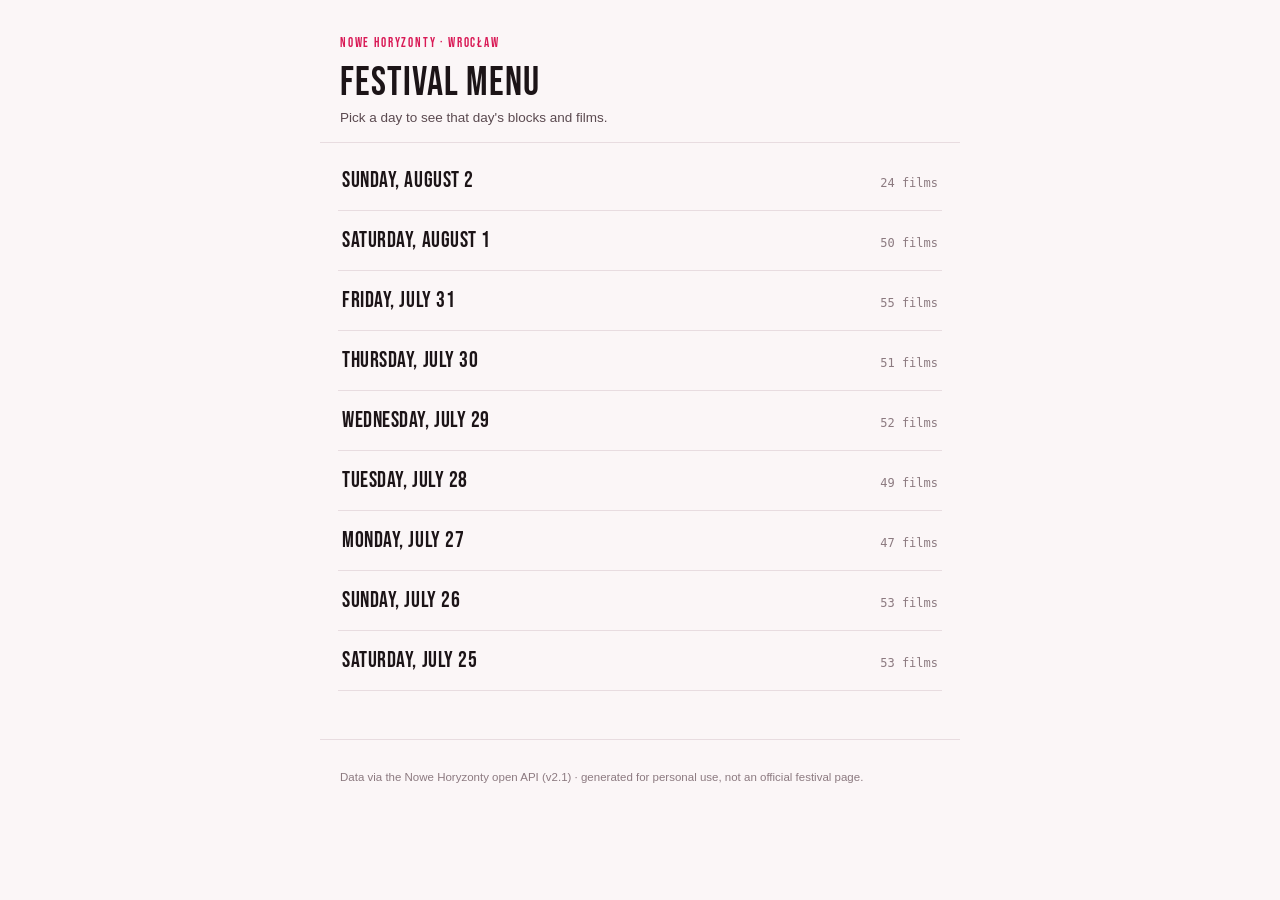
<file: index.html>
<!doctype html>
<html lang="en">
<head>
<meta charset="utf-8">
<meta name="viewport" content="width=device-width, initial-scale=1">
<title>Nowe Horyzonty — Menu</title>
<link rel="stylesheet" href="assets/style.css">
</head>
<body>
<div class="masthead">
  <p class="eyebrow">Nowe Horyzonty · Wrocław</p>
  <h1>Festival Menu</h1>
  <p class="sub">Pick a day to see that day's blocks and films.</p>
</div>
<div class="day-list">
<a class="day-card" href="2026-08-02/index.html"><span class="day-name">Sunday, August 2</span><span class="day-count">24 films</span></a>
<a class="day-card" href="2026-08-01/index.html"><span class="day-name">Saturday, August 1</span><span class="day-count">50 films</span></a>
<a class="day-card" href="2026-07-31/index.html"><span class="day-name">Friday, July 31</span><span class="day-count">55 films</span></a>
<a class="day-card" href="2026-07-30/index.html"><span class="day-name">Thursday, July 30</span><span class="day-count">51 films</span></a>
<a class="day-card" href="2026-07-29/index.html"><span class="day-name">Wednesday, July 29</span><span class="day-count">52 films</span></a>
<a class="day-card" href="2026-07-28/index.html"><span class="day-name">Tuesday, July 28</span><span class="day-count">49 films</span></a>
<a class="day-card" href="2026-07-27/index.html"><span class="day-name">Monday, July 27</span><span class="day-count">47 films</span></a>
<a class="day-card" href="2026-07-26/index.html"><span class="day-name">Sunday, July 26</span><span class="day-count">53 films</span></a>
<a class="day-card" href="2026-07-25/index.html"><span class="day-name">Saturday, July 25</span><span class="day-count">53 films</span></a>
</div>
<footer>
  Data via the Nowe Horyzonty open API (v2.1) · generated for personal use, not an official festival page.
</footer>
</body>
</html>
</file>
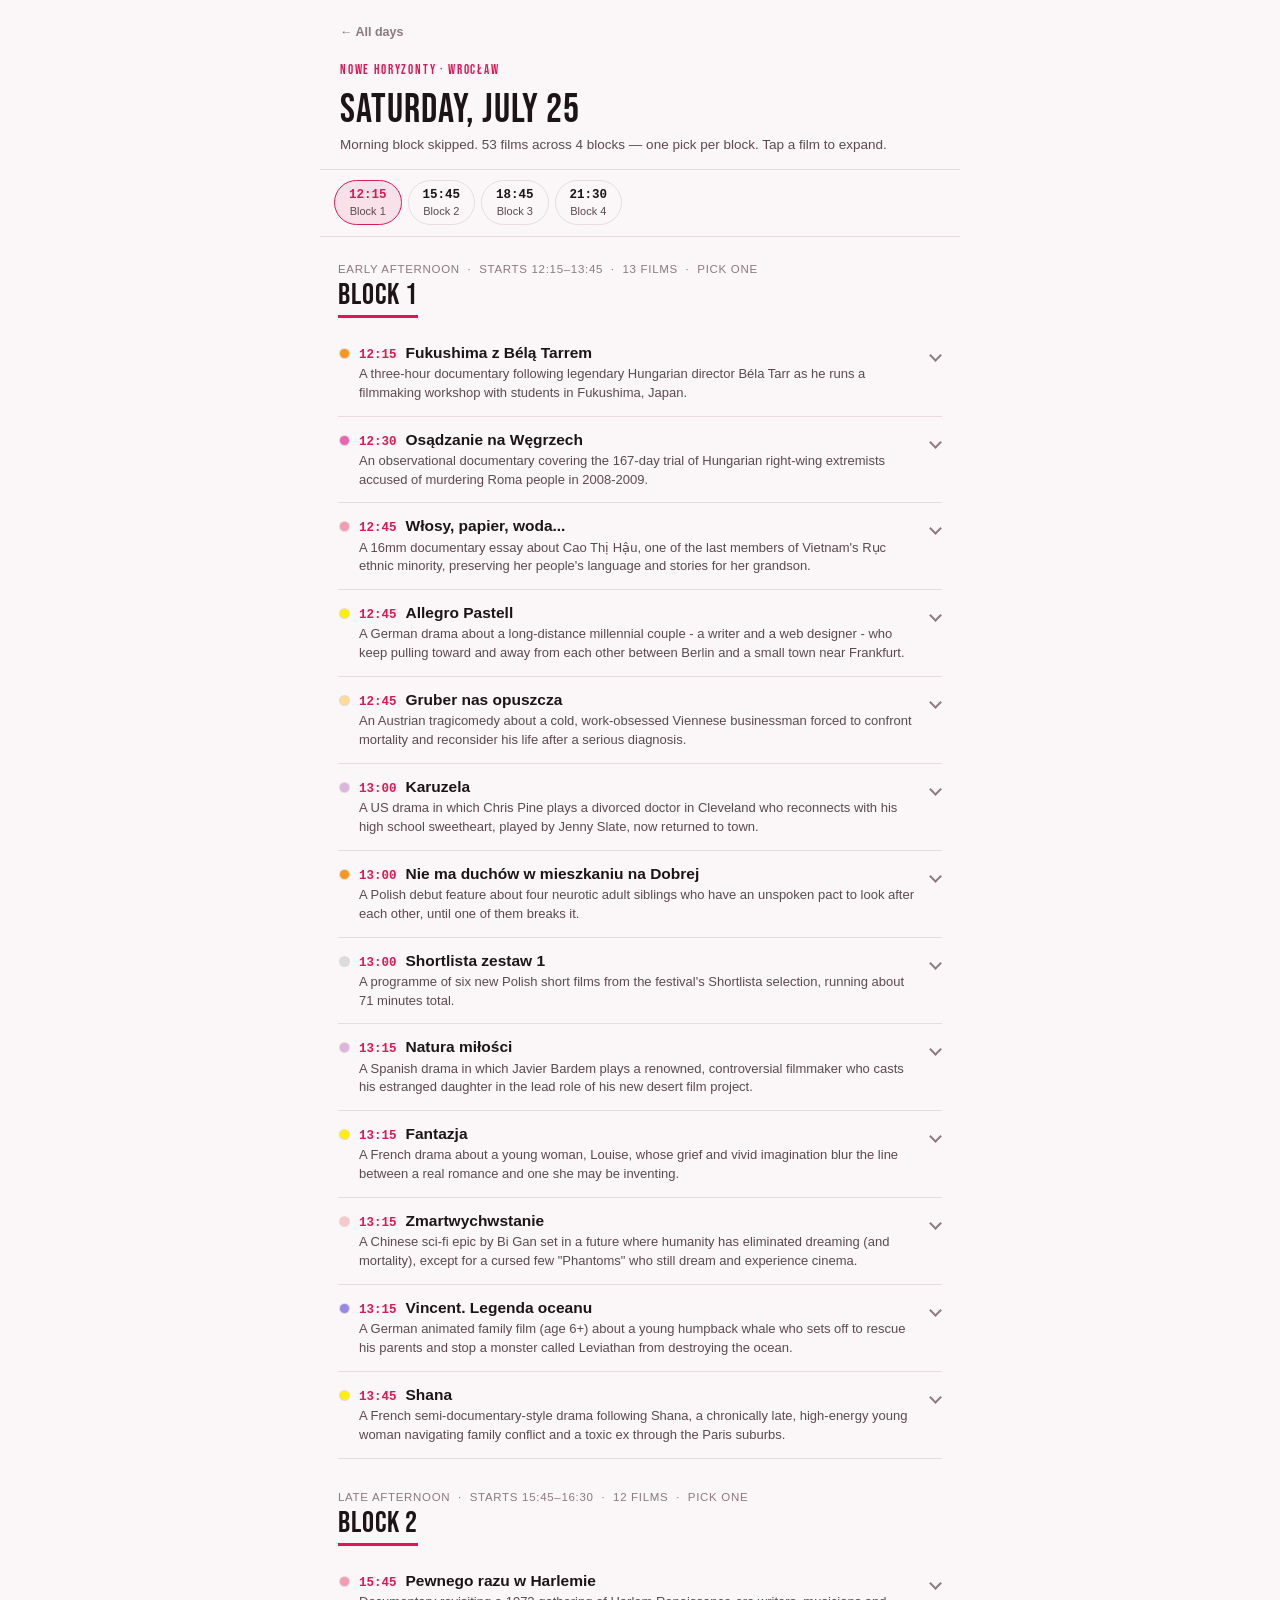
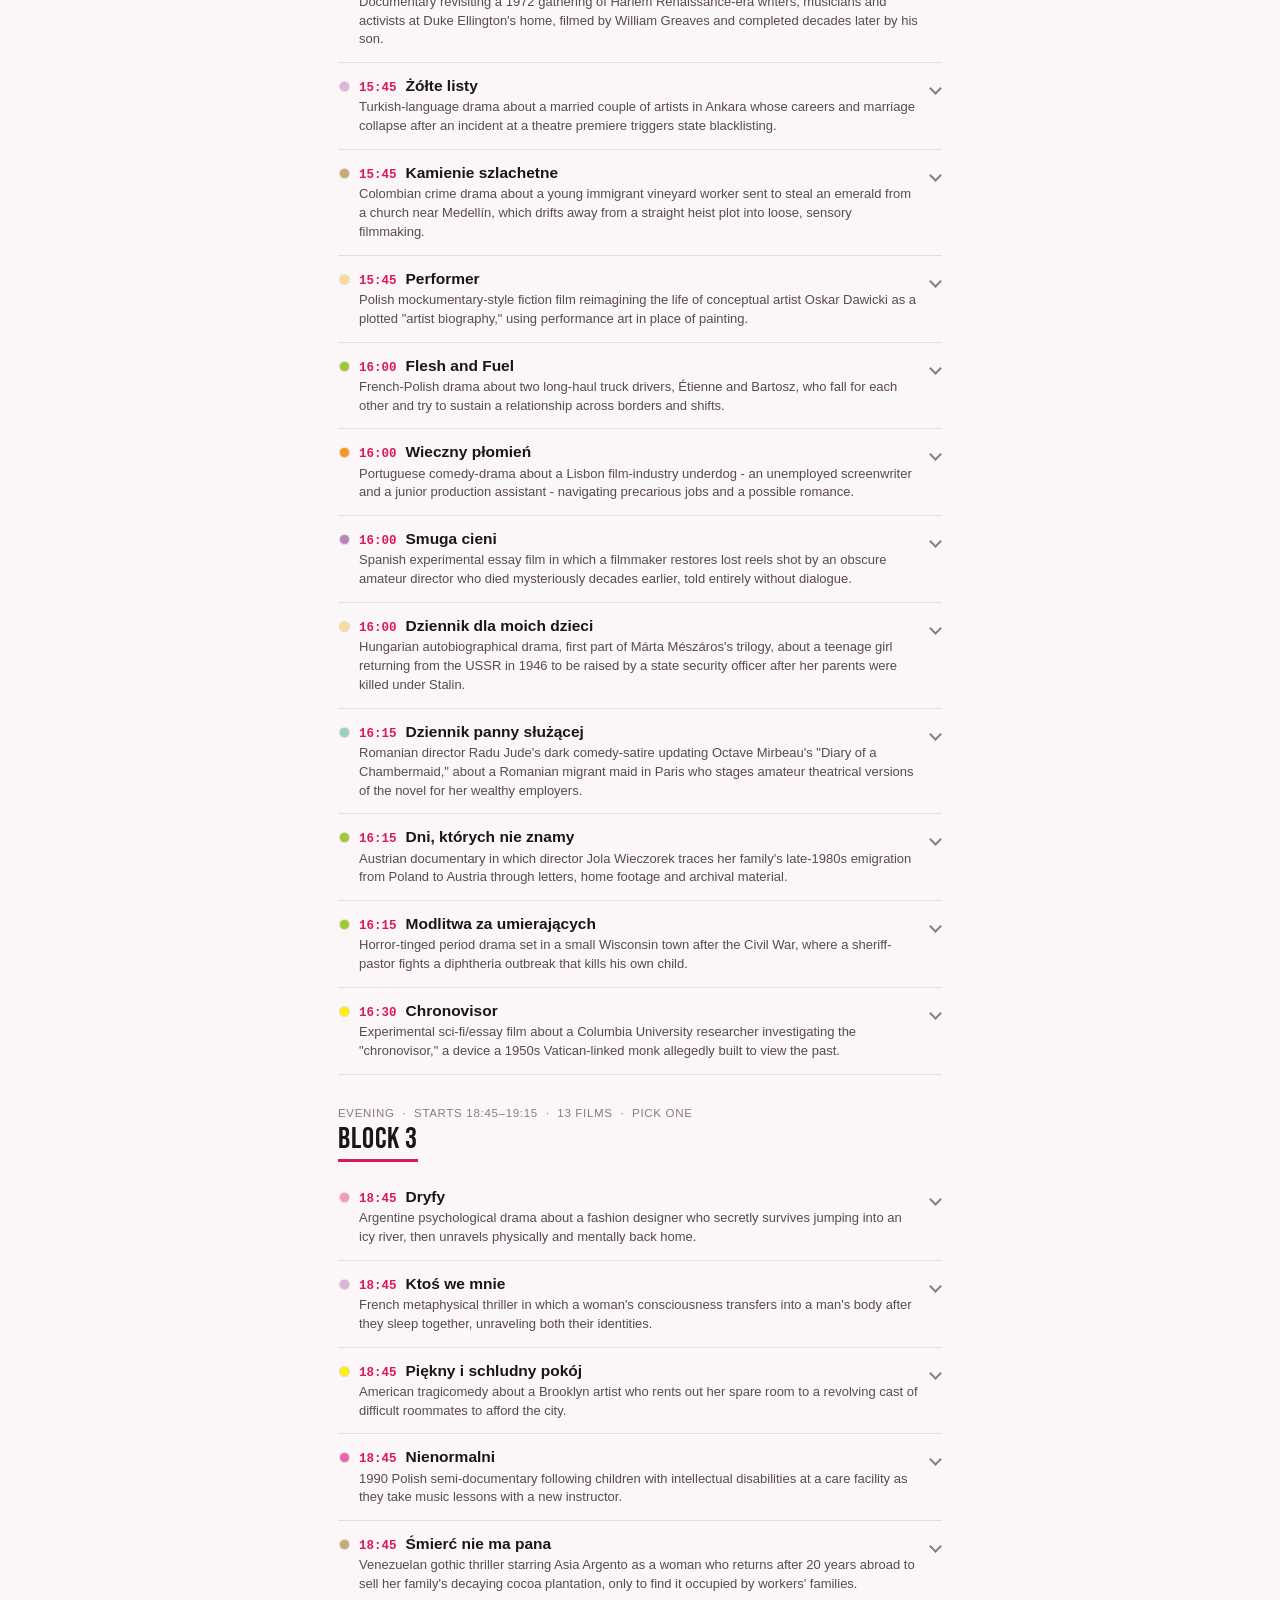
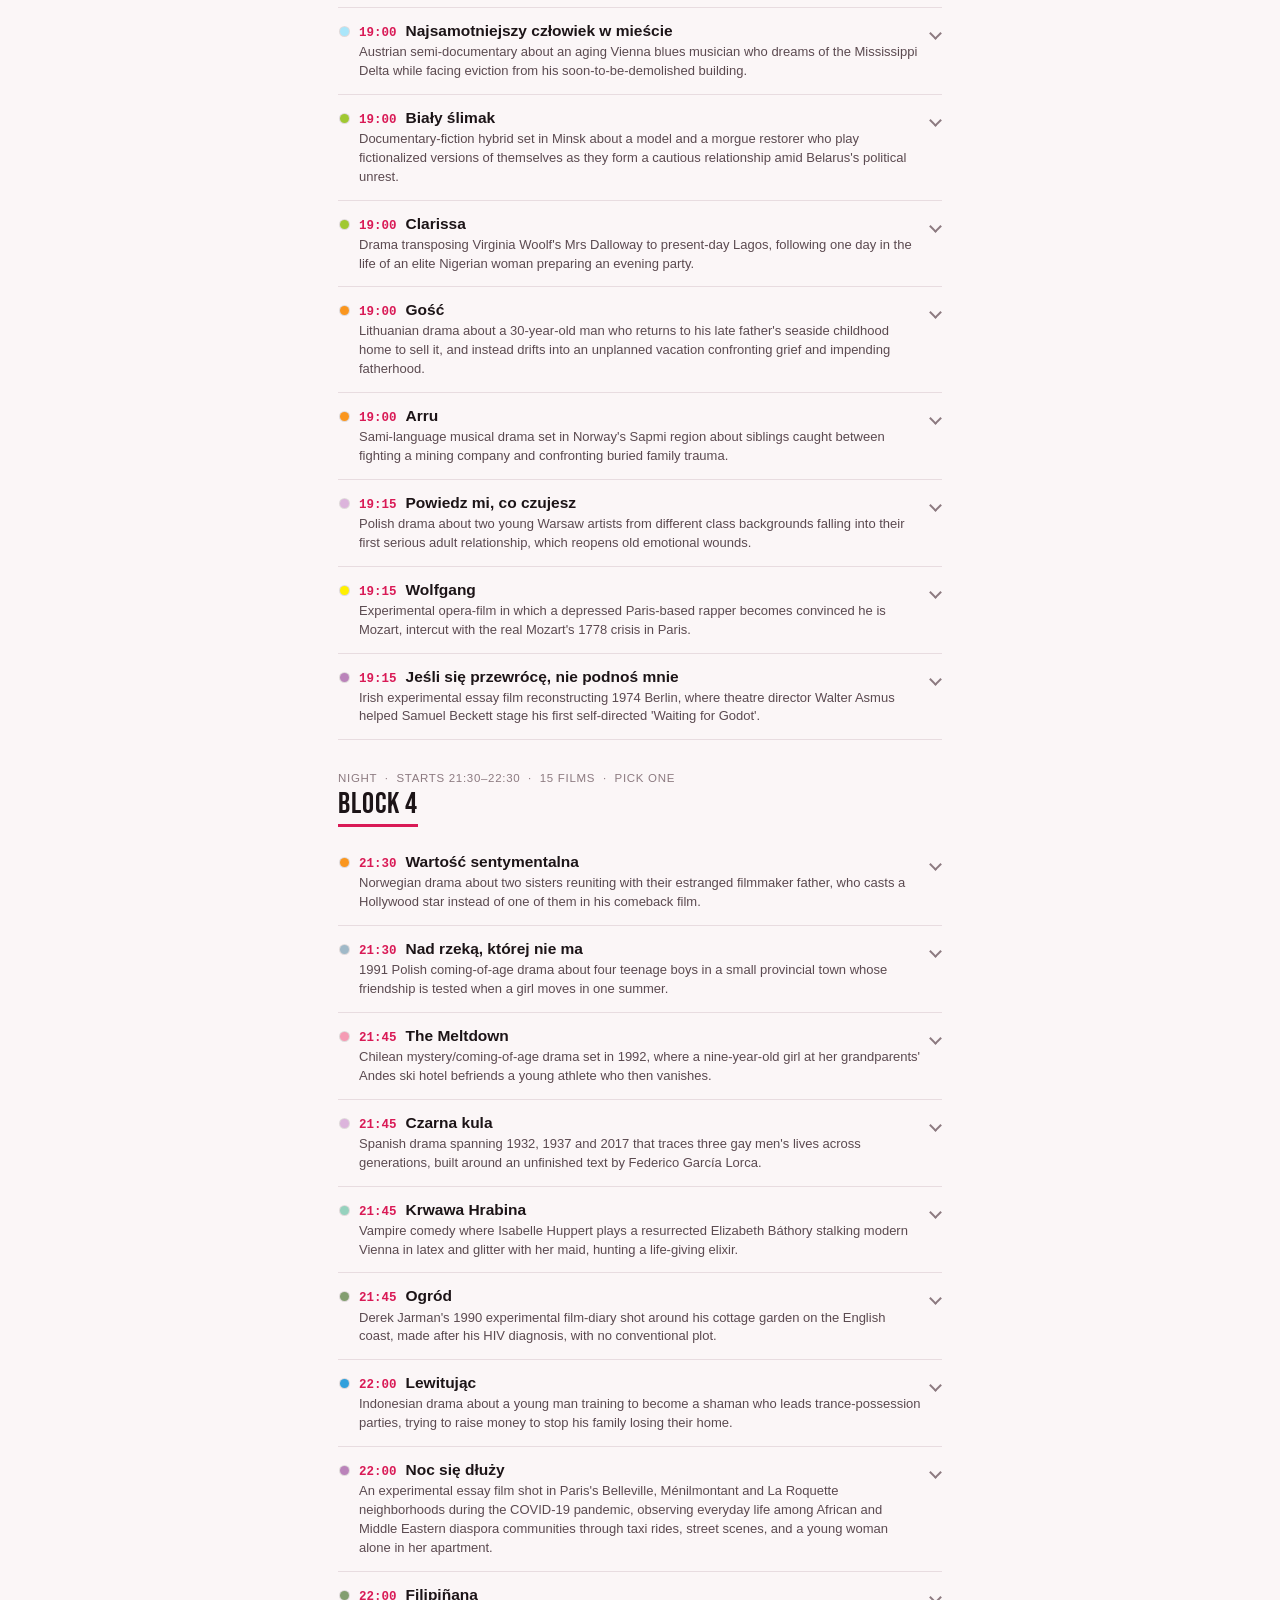
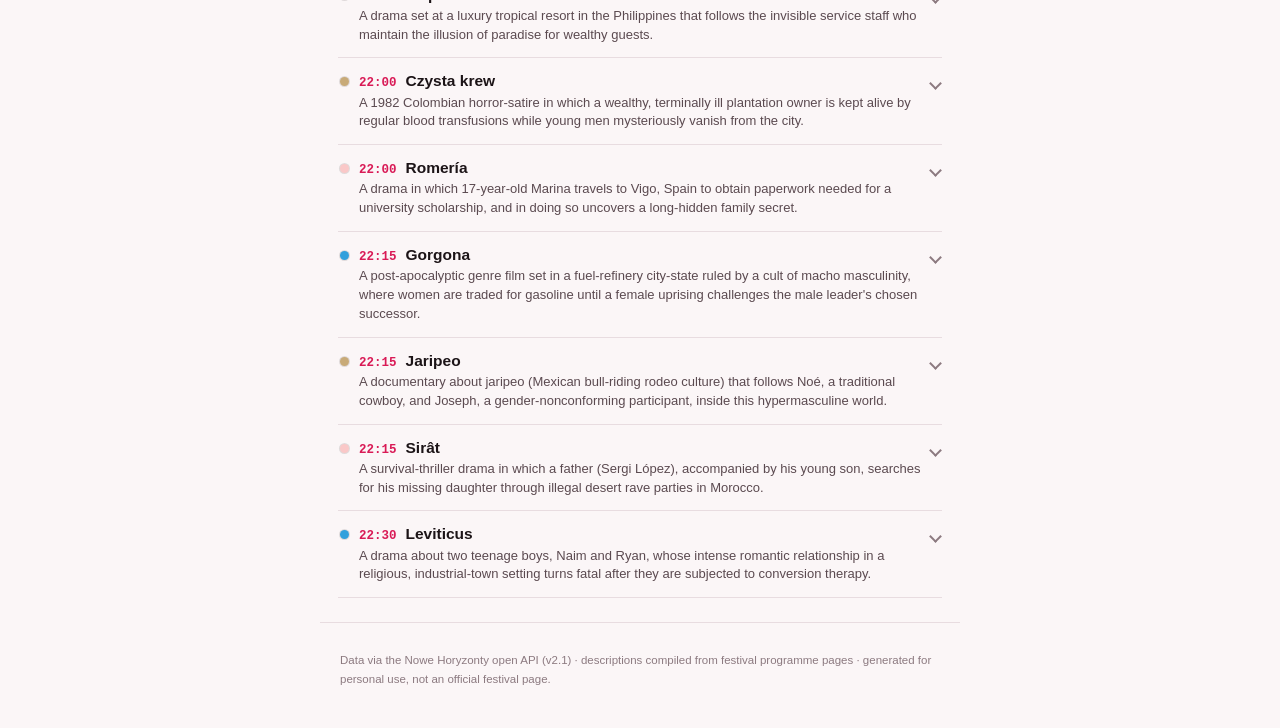
<file: 2026-07-25/index.html>
<!doctype html>
<html lang="en">
<head>
<meta charset="utf-8">
<meta name="viewport" content="width=device-width, initial-scale=1">
<title>Nowe Horyzonty — Saturday, July 25</title>
<link rel="stylesheet" href="../assets/style.css">
</head>
<body>
<div class="masthead">
  <a class="back-link" href="../index.html">← All days</a>
  <p class="eyebrow">Nowe Horyzonty · Wrocław</p>
  <h1>Saturday, July 25</h1>
  <p class="sub">Morning block skipped. 53 films across 4 blocks — one pick per block. Tap a film to expand.</p>
</div>

<nav class="navbar">
  <a href="#block-0" class="nav-chip"><span class="nav-time">12:15</span><span class="nav-label">Block 1</span></a>
<a href="#block-1" class="nav-chip"><span class="nav-time">15:45</span><span class="nav-label">Block 2</span></a>
<a href="#block-2" class="nav-chip"><span class="nav-time">18:45</span><span class="nav-label">Block 3</span></a>
<a href="#block-3" class="nav-chip"><span class="nav-time">21:30</span><span class="nav-label">Block 4</span></a>
</nav>


    <section class="block" id="block-0">
      <header class="block-header">
        <p class="block-eyebrow">Early Afternoon &nbsp;·&nbsp; starts 12:15–13:45 &nbsp;·&nbsp; 13 films &nbsp;·&nbsp; pick one</p>
        <h2 class="block-title">Block 1</h2>
      </header>
      <div class="film-list">
        
    <details class="film" data-block="0">
      <summary>
        <span class="dot" style="--dot:#FA961E" aria-hidden="true"></span>
        <span class="summary-main">
          <span class="row-top">
            <time class="time">12:15</time>
            <span class="title">Fukushima z Bélą Tarrem</span>
          </span>
          <span class="one-liner">A three-hour documentary following legendary Hungarian director Béla Tarr as he runs a filmmaking workshop with students in Fukushima, Japan.</span>
        </span>
        <span class="chev" aria-hidden="true"></span>
      </summary>
      <div class="film-body">
        <img class="poster" src="https://www.nowehoryzonty.pl/pliki/wgrane/image/26nh/katalog/2026/FUKUSHIMAZBELATARREM/glw_tarr_bela_main_1_2.jpg_standa.jpg" alt="" loading="lazy">
        <div class="detail-text">
          <p class="title-en">Fukushima with Béla Tarr</p>
          <div class="meta-row">
            <span class="chip">12:15–15:15</span>
            <span class="chip">KNH 8</span>
            <span class="chip">3h</span>
            <span class="chip">Japonia, 2024</span>
            
          </div>
          <p class="director">Dir. Kaori Oda &nbsp;·&nbsp; <span class="section-name" style="--dot:#FA961E">Pokazy Specjalne</span></p>
          <p class="long-desc">Directed by Kaori Oda, one of Tarr&#x27;s first students at his Film Factory school in Sarajevo, this documentary portrait observes Tarr teaching and mentoring young filmmakers on location in disaster-affected Fukushima. It follows the process of developing student film projects, showing Tarr&#x27;s approach to storytelling, location scouting, and building tension in scenes. Oda&#x27;s earlier films (Aragane, Toward a Common Tenderness, Cenote) premiered at Rotterdam and DOK Leipzig, and she won the 2020 Nagisa Oshima Award. Runtime is a full 180 minutes (3 hours).</p>
          
          <a class="site-link" href="https://www.nowehoryzonty.pl/program/26/fukushima-z-bela-tarrem" target="_blank" rel="noopener">Festival page ↗</a>
        </div>
      </div>
    </details>

    <details class="film" data-block="0">
      <summary>
        <span class="dot" style="--dot:#EC64AF" aria-hidden="true"></span>
        <span class="summary-main">
          <span class="row-top">
            <time class="time">12:30</time>
            <span class="title">Osądzanie na Węgrzech</span>
          </span>
          <span class="one-liner">An observational documentary covering the 167-day trial of Hungarian right-wing extremists accused of murdering Roma people in 2008-2009.</span>
        </span>
        <span class="chev" aria-hidden="true"></span>
      </summary>
      <div class="film-body">
        <img class="poster" src="https://www.nowehoryzonty.pl/pliki/wgrane/image/26nh/katalog/2026/SPRAWIEDLIWOSCNAWEGRZECH/glw_Judgment_in_Hungary_3.jpg_standa.jpg" alt="" loading="lazy">
        <div class="detail-text">
          <p class="title-en">Judgment in Hungary</p>
          <div class="meta-row">
            <span class="chip">12:30–14:18</span>
            <span class="chip">KNH 4</span>
            <span class="chip">1h 48m</span>
            <span class="chip">Węgry, Niemcy, Portugalia, 2013</span>
            <span class="chip chip-qa">Q&amp;A after</span>
          </div>
          <p class="director">Dir. Eszter Hajdú &nbsp;·&nbsp; <span class="section-name" style="--dot:#EC64AF">Instytucje / Struktury / Wspólnoty</span></p>
          <p class="long-desc">Director Eszter Hajdú&#x27;s crew filmed the entire courtroom process of a case in which six Roma people were killed and four suspects stood trial. The film scrutinizes the prejudices voiced by witnesses, lawyers, and a notably severe judge, raising the question of who is really on trial - the murderers or their victims. It won 19 international awards and screened in over 40 countries. Runtime 108 minutes; a Q&amp;A follows the screening.</p>
          
          <a class="site-link" href="https://www.nowehoryzonty.pl/program/26/osadzanie-na-wegrzech" target="_blank" rel="noopener">Festival page ↗</a>
        </div>
      </div>
    </details>

    <details class="film" data-block="0">
      <summary>
        <span class="dot" style="--dot:#F59BB4" aria-hidden="true"></span>
        <span class="summary-main">
          <span class="row-top">
            <time class="time">12:45</time>
            <span class="title">Włosy, papier, woda...</span>
          </span>
          <span class="one-liner">A 16mm documentary essay about Cao Thị Hậu, one of the last members of Vietnam&#x27;s Rục ethnic minority, preserving her people&#x27;s language and stories for her grandson.</span>
        </span>
        <span class="chev" aria-hidden="true"></span>
      </summary>
      <div class="film-body">
        <img class="poster" src="https://www.nowehoryzonty.pl/pliki/wgrane/image/26nh/katalog/2026/WLOSYPAPIERWODA/glw_HAIR_PAPER_WATER2.jpg_standa.jpg" alt="" loading="lazy">
        <div class="detail-text">
          <p class="title-en">Hair, Paper, Water...</p>
          <div class="meta-row">
            <span class="chip">12:45–13:56</span>
            <span class="chip">KNH 7</span>
            <span class="chip">1h 11m</span>
            <span class="chip">Francja, Belgia, Wietnam, 2025</span>
            
          </div>
          <p class="director">Dir. Nicolas Graux, Minh Quý Truong &nbsp;·&nbsp; <span class="section-name" style="--dot:#F59BB4">Międzynarodowy Konkurs Nowe Horyzonty</span></p>
          <p class="long-desc">Shot on grainy Bolex 16mm film by directors Nicolas Graux and Minh Quý Truong, the film follows an isolated Vietnamese minority community forced to abandon its traditional way of life after first contact with the outside world in the 1960s. Water and impermanence run through the film as visual metaphors for the erosion of collective memory. It centers on grandparenting and caregiving as ways cultural knowledge survives. The film won the Golden Leopard (Filmmakers of the Present) at Locarno 2025 and the Main Prize at BAFICI 2026.</p>
          
          <a class="site-link" href="https://www.nowehoryzonty.pl/program/26/wlosy-papier-woda" target="_blank" rel="noopener">Festival page ↗</a>
        </div>
      </div>
    </details>

    <details class="film" data-block="0">
      <summary>
        <span class="dot" style="--dot:#FFF000" aria-hidden="true"></span>
        <span class="summary-main">
          <span class="row-top">
            <time class="time">12:45</time>
            <span class="title">Allegro Pastell</span>
          </span>
          <span class="one-liner">A German drama about a long-distance millennial couple - a writer and a web designer - who keep pulling toward and away from each other between Berlin and a small town near Frankfurt.</span>
        </span>
        <span class="chev" aria-hidden="true"></span>
      </summary>
      <div class="film-body">
        <img class="poster" src="https://www.nowehoryzonty.pl/pliki/wgrane/image/26nh/katalog/2026/ALLEGRO_PASTELL/glw_ALLEGRO_PASTELL.jpg_standa.jpg" alt="" loading="lazy">
        <div class="detail-text">
          
          <div class="meta-row">
            <span class="chip">12:45–14:25</span>
            <span class="chip">KNH 2</span>
            <span class="chip">1h 40m</span>
            <span class="chip">Niemcy, 2026</span>
            <span class="chip chip-qa">Q&amp;A after</span>
          </div>
          <p class="director">Dir. Anna Roller &nbsp;·&nbsp; <span class="section-name" style="--dot:#FFF000">Trzecie Oko: Klub Złamanych Serc</span></p>
          <p class="long-desc">Adapted by director Anna Roller from Leif Randt&#x27;s novel (Randt also wrote the screenplay), the film follows Tanja and Jerome as their relationship plays out through long messages, train journeys, and visits. When Tanja panics about commitment around her 34th birthday, a website Jerome designed becomes a metaphor for the routines threatening their relationship. It&#x27;s shot with a deliberately controlled color palette to mirror the characters&#x27; moods. The film follows Roller&#x27;s earlier Dead Girls Dancing (shown at this festival in 2023) and contains strobe lighting. A Q&amp;A follows the screening.</p>
          
          <a class="site-link" href="https://www.nowehoryzonty.pl/program/26/allegro-pastell" target="_blank" rel="noopener">Festival page ↗</a>
        </div>
      </div>
    </details>

    <details class="film" data-block="0">
      <summary>
        <span class="dot" style="--dot:#FFDC96" aria-hidden="true"></span>
        <span class="summary-main">
          <span class="row-top">
            <time class="time">12:45</time>
            <span class="title">Gruber nas opuszcza</span>
          </span>
          <span class="one-liner">An Austrian tragicomedy about a cold, work-obsessed Viennese businessman forced to confront mortality and reconsider his life after a serious diagnosis.</span>
        </span>
        <span class="chev" aria-hidden="true"></span>
      </summary>
      <div class="film-body">
        <img class="poster" src="https://www.nowehoryzonty.pl/pliki/wgrane/image/26nh/katalog/2026/GRUBER_GEHT/glw_GG_Bild_3.jpg_standa.jpg" alt="" loading="lazy">
        <div class="detail-text">
          <p class="title-en">Gruber Is Leaving</p>
          <div class="meta-row">
            <span class="chip">12:45–14:30</span>
            <span class="chip">DCF Lwów</span>
            <span class="chip">1h 45m</span>
            <span class="chip">Austria, 2015</span>
            
          </div>
          <p class="director">Dir. Marie Kreutzer &nbsp;·&nbsp; <span class="section-name" style="--dot:#FFDC96">Retrospektywa: Marie Kreutzer</span></p>
          <p class="long-desc">Directed by Marie Kreutzer (her second feature) and adapted from Doris Knecht&#x27;s novel, the film follows Johannes Gruber, a narcissistic corporate executive estranged from his family, who meets DJ Sara on a business trip in Switzerland and feels an unexpected connection. Shortly after, he&#x27;s diagnosed with a serious illness that pushes him to search for meaning. The film mixes drama with romantic comedy. It won Best Cinematography at Austria&#x27;s Romy awards and Best Music at the Beijing International Film Festival, both in 2015. Part of the festival&#x27;s Marie Kreutzer retrospective.</p>
          
          <a class="site-link" href="https://www.nowehoryzonty.pl/program/26/gruber-nas-opuszcza" target="_blank" rel="noopener">Festival page ↗</a>
        </div>
      </div>
    </details>

    <details class="film" data-block="0">
      <summary>
        <span class="dot" style="--dot:#DCB4DC" aria-hidden="true"></span>
        <span class="summary-main">
          <span class="row-top">
            <time class="time">13:00</time>
            <span class="title">Karuzela</span>
          </span>
          <span class="one-liner">A US drama in which Chris Pine plays a divorced doctor in Cleveland who reconnects with his high school sweetheart, played by Jenny Slate, now returned to town.</span>
        </span>
        <span class="chev" aria-hidden="true"></span>
      </summary>
      <div class="film-body">
        <img class="poster" src="https://www.nowehoryzonty.pl/pliki/wgrane/image/26nh/katalog/2026/CAROUSEL/glw_CAROUSEL_press_stills_20251216_1.2.1_3.jpg_standa.jpg" alt="" loading="lazy">
        <div class="detail-text">
          <p class="title-en">Carousel</p>
          <div class="meta-row">
            <span class="chip">13:00–14:45</span>
            <span class="chip">KNH 1</span>
            <span class="chip">1h 45m</span>
            <span class="chip">USA, 2026</span>
            
          </div>
          <p class="director">Dir. Rachel Lambert &nbsp;·&nbsp; <span class="section-name" style="--dot:#DCB4DC">Pokazy Galowe</span></p>
          <p class="long-desc">Director Rachel Lambert, filming in her own hometown, follows Noah, who runs his late father&#x27;s medical practice and cares for his anxious daughter, as his path crosses again with Rebecca. Both have changed since their teenage years, and a pivotal confrontation forces them to reckon with old emotional patterns and mutual shortcomings. The film centers on second chances and whether love is worth the complications it brings. Supporting cast includes Abby Ryder Fortson, Sam Waterston, and Katey Sagal.</p>
          
          <a class="site-link" href="https://www.nowehoryzonty.pl/program/26/karuzela" target="_blank" rel="noopener">Festival page ↗</a>
        </div>
      </div>
    </details>

    <details class="film" data-block="0">
      <summary>
        <span class="dot" style="--dot:#FA961E" aria-hidden="true"></span>
        <span class="summary-main">
          <span class="row-top">
            <time class="time">13:00</time>
            <span class="title">Nie ma duchów w mieszkaniu na Dobrej</span>
          </span>
          <span class="one-liner">A Polish debut feature about four neurotic adult siblings who have an unspoken pact to look after each other, until one of them breaks it.</span>
        </span>
        <span class="chev" aria-hidden="true"></span>
      </summary>
      <div class="film-body">
        <img class="poster" src="https://www.nowehoryzonty.pl/pliki/wgrane/image/26nh/katalog/2026/NIEMADUCHOWWMIESZKANIUNADOBREJ/glw_NMDWMND_JPEG_1.jpg_standa.jpg" alt="" loading="lazy">
        <div class="detail-text">
          <p class="title-en">No Ghosts on Good Street</p>
          <div class="meta-row">
            <span class="chip">13:00–14:30</span>
            <span class="chip">DCF Lalka</span>
            <span class="chip">1h 30m</span>
            <span class="chip">Polska, 2025</span>
            <span class="chip chip-qa">Q&amp;A after</span>
          </div>
          <p class="director">Dir. Emi Buchwald &nbsp;·&nbsp; <span class="section-name" style="--dot:#FA961E">Smart 7</span></p>
          <p class="long-desc">Director Emi Buchwald&#x27;s debut feature follows Jana, Franek, Nastka, and Benek, whose mutual dependence is upended when one sibling challenges their long-standing arrangement, forcing all four to renegotiate their relationships. The film has a loose, episodic structure and naturalistic dialogue, drawing comparisons to J.D. Salinger. It won Best Director at the 2025 Gdynia Festival of Polish Feature Films along with several other awards, including the Złoty Pazur (Andrzej Żuławski Award). A Q&amp;A follows the screening.</p>
          
          <a class="site-link" href="https://www.nowehoryzonty.pl/program/26/nie-ma-duchow-w-mieszkaniu-na-dobrej" target="_blank" rel="noopener">Festival page ↗</a>
        </div>
      </div>
    </details>

    <details class="film" data-block="0">
      <summary>
        <span class="dot" style="--dot:#DCDCDC" aria-hidden="true"></span>
        <span class="summary-main">
          <span class="row-top">
            <time class="time">13:00</time>
            <span class="title">Shortlista zestaw 1</span>
          </span>
          <span class="one-liner">A programme of six new Polish short films from the festival&#x27;s Shortlista selection, running about 71 minutes total.</span>
        </span>
        <span class="chev" aria-hidden="true"></span>
      </summary>
      <div class="film-body">
        <img class="poster" src="https://www.nowehoryzonty.pl/pliki/wgrane/image/26nh/katalog/2026/LATOGLADKIEGOASFALTU/glw_LATO_GLADKIEGO_ASFALTU_kadr_1_wiodacy.png_standa.jpg" alt="" loading="lazy">
        <div class="detail-text">
          <p class="title-en">Shortlist Set 1</p>
          <div class="meta-row">
            <span class="chip">13:00–14:11</span>
            <span class="chip">KNH 5</span>
            <span class="chip">1h 11m</span>
            <span class="chip">, None</span>
            <span class="chip chip-qa">Q&amp;A after</span>
          </div>
          <p class="director">Dir.  &nbsp;·&nbsp; <span class="section-name" style="--dot:#DCDCDC">Shortlista</span></p>
          <p class="long-desc">This block screens six recent Polish short films together: &quot;Długa przerwa&quot; (dir. Jan Saczek), about a teacher whose accidentally-sent intimate photos spiral into a scandal; &quot;Lato gładkiego asfaltu&quot; (dir. Maria Dakszewicz); &quot;Niech zostanie bez tytułu&quot; (dir. Mieszko Chomka); &quot;Skrawki&quot; (dir. Olga Papacz); &quot;Spiritus sanctus&quot; (dir. Michał Toczek); and &quot;Trakcje&quot; (dir. Jakub Krzyszpin). &quot;Długa przerwa&quot; won the Narrative Student Short award at Austin Film Festival 2025 and the Manifest Award at Poitiers Film Festival 2025. A Q&amp;A follows the screening.</p>
          <p class="short-note">+ preceded by short: <em>Długa przerwa</em> (20m)</p>
          <a class="site-link" href="https://www.nowehoryzonty.pl/program/26/shortlista-zestaw-1" target="_blank" rel="noopener">Festival page ↗</a>
        </div>
      </div>
    </details>

    <details class="film" data-block="0">
      <summary>
        <span class="dot" style="--dot:#DCB4DC" aria-hidden="true"></span>
        <span class="summary-main">
          <span class="row-top">
            <time class="time">13:15</time>
            <span class="title">Natura miłości</span>
          </span>
          <span class="one-liner">A Spanish drama in which Javier Bardem plays a renowned, controversial filmmaker who casts his estranged daughter in the lead role of his new desert film project.</span>
        </span>
        <span class="chev" aria-hidden="true"></span>
      </summary>
      <div class="film-body">
        <img class="poster" src="https://www.nowehoryzonty.pl/pliki/wgrane/image/26nh/katalog/2026/EL_SER_QUERIDO/glw_NATURA_MILOSCI_03.jpg_standa.jpg" alt="" loading="lazy">
        <div class="detail-text">
          <p class="title-en">The Beloved</p>
          <div class="meta-row">
            <span class="chip">13:15–15:30</span>
            <span class="chip">KNH 9</span>
            <span class="chip">2h 15m</span>
            <span class="chip">Hiszpania, Francja, 2026</span>
            
          </div>
          <p class="director">Dir. Rodrigo Sorogoyen &nbsp;·&nbsp; <span class="section-name" style="--dot:#DCB4DC">Pokazy Galowe</span></p>
          <p class="long-desc">Directed by Rodrigo Sorogoyen, the film follows Esteban Martínez as he returns to Spain after years working in America to shoot an ambitious film in the desert, casting his daughter Emilía (a supporting actress) in a role that draws criticism from the industry and doubt from Emilía herself. Under the pressure of the shoot and the desert heat, old resentments and guilt resurface between father and daughter. Sorogoyen previously won multiple Goya Awards for Best Director and Screenplay for The Kingdom and Beasts. Cast includes Victoria Luengo, Raúl Arévalo, and Marina Foïs.</p>
          
          <a class="site-link" href="https://www.nowehoryzonty.pl/program/26/natura-milosci" target="_blank" rel="noopener">Festival page ↗</a>
        </div>
      </div>
    </details>

    <details class="film" data-block="0">
      <summary>
        <span class="dot" style="--dot:#FFF000" aria-hidden="true"></span>
        <span class="summary-main">
          <span class="row-top">
            <time class="time">13:15</time>
            <span class="title">Fantazja</span>
          </span>
          <span class="one-liner">A French drama about a young woman, Louise, whose grief and vivid imagination blur the line between a real romance and one she may be inventing.</span>
        </span>
        <span class="chev" aria-hidden="true"></span>
      </summary>
      <div class="film-body">
        <img class="poster" src="https://www.nowehoryzonty.pl/pliki/wgrane/image/26nh/katalog/2026/FANTAISIE/glw_Fantaisie_2_300dpi.jpg_standa.jpg" alt="" loading="lazy">
        <div class="detail-text">
          <p class="title-en">Fantasy</p>
          <div class="meta-row">
            <span class="chip">13:15–14:34</span>
            <span class="chip">KNH 3</span>
            <span class="chip">1h 19m</span>
            <span class="chip">Francja, 2025</span>
            
          </div>
          <p class="director">Dir. Isabel Pagliai &nbsp;·&nbsp; <span class="section-name" style="--dot:#FFF000">Trzecie Oko: Klub Złamanych Serc</span></p>
          <p class="long-desc">Director Isabel Pagliai&#x27;s film follows Louise as she writes, walks, and grieves the disappearance of a man named Anton, uncertain whether he will return or ever existed. When a man named Thomas appears and their relationship develops entirely in forest settings, the film keeps it ambiguous whether he is real or a projection of her longing for connection. It&#x27;s a coming-of-age story about loneliness and imagination as both refuge and a way of experiencing love, more driven by mood and emotion than conventional plot. The film won Best Debut at FIDMarseille 2025.</p>
          
          <a class="site-link" href="https://www.nowehoryzonty.pl/program/26/fantazja" target="_blank" rel="noopener">Festival page ↗</a>
        </div>
      </div>
    </details>

    <details class="film" data-block="0">
      <summary>
        <span class="dot" style="--dot:#FAC8C8" aria-hidden="true"></span>
        <span class="summary-main">
          <span class="row-top">
            <time class="time">13:15</time>
            <span class="title">Zmartwychwstanie</span>
          </span>
          <span class="one-liner">A Chinese sci-fi epic by Bi Gan set in a future where humanity has eliminated dreaming (and mortality), except for a cursed few &quot;Phantoms&quot; who still dream and experience cinema.</span>
        </span>
        <span class="chev" aria-hidden="true"></span>
      </summary>
      <div class="film-body">
        <img class="poster" src="https://www.nowehoryzonty.pl/pliki/wgrane/image/26nh/katalog/2026/ZMARTWYCHWSTANIE/glw_Resurrection_1.jpg_standa.jpg" alt="" loading="lazy">
        <div class="detail-text">
          <p class="title-en">Resurrection</p>
          <div class="meta-row">
            <span class="chip">13:15–15:54</span>
            <span class="chip">DCF Polonia</span>
            <span class="chip">2h 39m</span>
            <span class="chip">Chiny, Francja, USA, 2025</span>
            
          </div>
          <p class="director">Dir. Bi Gan &nbsp;·&nbsp; <span class="section-name" style="--dot:#FAC8C8">Sezon</span></p>
          <p class="long-desc">Structured as five interlinked segments spanning different film styles and eras - expressionist silent film, wartime noir, a Buddhist parable, a neorealist heist, and a millennial vampire romance - the film is both a genre tour and a formal tribute to cinema history itself. It won the Special Jury Prize at Cannes 2025. Cast includes Jackson Yee, Shu Qi, and Mark Chao. At 159 minutes, it&#x27;s one of the longer films in this time block.</p>
          
          <a class="site-link" href="https://www.nowehoryzonty.pl/program/26/zmartwychwstanie" target="_blank" rel="noopener">Festival page ↗</a>
        </div>
      </div>
    </details>

    <details class="film" data-block="0">
      <summary>
        <span class="dot" style="--dot:#9788E8" aria-hidden="true"></span>
        <span class="summary-main">
          <span class="row-top">
            <time class="time">13:15</time>
            <span class="title">Vincent. Legenda oceanu</span>
          </span>
          <span class="one-liner">A German animated family film (age 6+) about a young humpback whale who sets off to rescue his parents and stop a monster called Leviathan from destroying the ocean.</span>
        </span>
        <span class="chev" aria-hidden="true"></span>
      </summary>
      <div class="film-body">
        <img class="poster" src="https://www.nowehoryzonty.pl/pliki/wgrane/image/26nh/katalog/2026/VINCENTLEGENDAOCEANU/glw_Kopia_Vinvent._Legenda_oceanu_MAIN.jpg_standa.jpg" alt="" loading="lazy">
        <div class="detail-text">
          <p class="title-en">The Last Whale Singer</p>
          <div class="meta-row">
            <span class="chip">13:15–14:46</span>
            <span class="chip">KNH 6</span>
            <span class="chip">1h 31m</span>
            <span class="chip">Niemcy, Czechy, Kanada, 2025</span>
            
          </div>
          <p class="director">Dir. Reza Memari &nbsp;·&nbsp; <span class="section-name" style="--dot:#9788E8">Młode Horyzonty</span></p>
          <p class="long-desc">After losing his parents - his father was the legendary &quot;Whale Singer&quot; whose song protected the sea - Vincent discovers the dangerous creature Leviathan has escaped from melting ice and now threatens the underwater world. Accompanied by an overprotective remora fish named Walter and a brave orca named Darya, he journeys to the mystical Sea of Eternity to bring his parents back. The film touches on loss, self-belief, teamwork, and environmental protection. Directed by Reza Memari; part of the festival&#x27;s Młode Horyzonty (Young Horizons) children&#x27;s section.</p>
          
          <a class="site-link" href="https://www.nowehoryzonty.pl/program/26/vincent-legenda-oceanu" target="_blank" rel="noopener">Festival page ↗</a>
        </div>
      </div>
    </details>

    <details class="film" data-block="0">
      <summary>
        <span class="dot" style="--dot:#FFF000" aria-hidden="true"></span>
        <span class="summary-main">
          <span class="row-top">
            <time class="time">13:45</time>
            <span class="title">Shana</span>
          </span>
          <span class="one-liner">A French semi-documentary-style drama following Shana, a chronically late, high-energy young woman navigating family conflict and a toxic ex through the Paris suburbs.</span>
        </span>
        <span class="chev" aria-hidden="true"></span>
      </summary>
      <div class="film-body">
        <img class="poster" src="https://www.nowehoryzonty.pl/pliki/wgrane/image/26nh/katalog/2026/SHANA/glw_Shana-1.jpg_standa.jpg" alt="" loading="lazy">
        <div class="detail-text">
          
          <div class="meta-row">
            <span class="chip">13:45–15:08</span>
            <span class="chip">DCF W-wa</span>
            <span class="chip">1h 23m</span>
            <span class="chip">Francja, 2026</span>
            
          </div>
          <p class="director">Dir. Lila Pinell &nbsp;·&nbsp; <span class="section-name" style="--dot:#FFF000">Trzecie Oko: Klub Złamanych Serc</span></p>
          <p class="long-desc">Director Lila Pinell shoots on 16mm with a loose, restless camera that follows Shana from one predicament to the next, using nervous editing to convey her mood swings and inner turbulence. Supported by close friends, Shana resists others&#x27; attempts to fix or judge her as she pushes back against family conflict and a toxic ex-boyfriend. The film treats its protagonist with compassion rather than moralizing. It won the SACD Prize at Cannes 2026 (Quinzaine des cinéastes); contains strobe lighting effects.</p>
          
          <a class="site-link" href="https://www.nowehoryzonty.pl/program/26/shana" target="_blank" rel="noopener">Festival page ↗</a>
        </div>
      </div>
    </details>
      </div>
    </section>

    <section class="block" id="block-1">
      <header class="block-header">
        <p class="block-eyebrow">Late Afternoon &nbsp;·&nbsp; starts 15:45–16:30 &nbsp;·&nbsp; 12 films &nbsp;·&nbsp; pick one</p>
        <h2 class="block-title">Block 2</h2>
      </header>
      <div class="film-list">
        
    <details class="film" data-block="1">
      <summary>
        <span class="dot" style="--dot:#F59BB4" aria-hidden="true"></span>
        <span class="summary-main">
          <span class="row-top">
            <time class="time">15:45</time>
            <span class="title">Pewnego razu w Harlemie</span>
          </span>
          <span class="one-liner">Documentary revisiting a 1972 gathering of Harlem Renaissance-era writers, musicians and activists at Duke Ellington&#x27;s home, filmed by William Greaves and completed decades later by his son.</span>
        </span>
        <span class="chev" aria-hidden="true"></span>
      </summary>
      <div class="film-body">
        <img class="poster" src="https://www.nowehoryzonty.pl/pliki/wgrane/image/26nh/katalog/2026/ONCE_UPON_A_TIME_IN_HARLEM/glw_Once-Upon-a-Time-in-Harlem-Still-1_2_1.jpg_standa.jpg" alt="" loading="lazy">
        <div class="detail-text">
          <p class="title-en">Once Upon a Time in Harlem</p>
          <div class="meta-row">
            <span class="chip">15:45–17:25</span>
            <span class="chip">KNH 7</span>
            <span class="chip">1h 40m</span>
            <span class="chip">USA, 2026</span>
            
          </div>
          <p class="director">Dir. William Greaves, David Greaves &nbsp;·&nbsp; <span class="section-name" style="--dot:#F59BB4">Międzynarodowy Konkurs Nowe Horyzonty</span></p>
          <p class="long-desc">In 1972, filmmaker William Greaves filmed a one-off reunion of prominent Harlem Renaissance figures - writers, musicians, actors and activists - at the home of Duke Ellington. The footage sat unfinished until his son David Greaves, who operated a camera at the original event, completed the film a decade after his father&#x27;s death. It documents hours of conversation and reflection among people who helped make Harlem a center of Black American culture. The film works as both a historical archive and a portrait of a vanished era.</p>
          
          <a class="site-link" href="https://www.nowehoryzonty.pl/program/26/pewnego-razu-w-harlemie" target="_blank" rel="noopener">Festival page ↗</a>
        </div>
      </div>
    </details>

    <details class="film" data-block="1">
      <summary>
        <span class="dot" style="--dot:#DCB4DC" aria-hidden="true"></span>
        <span class="summary-main">
          <span class="row-top">
            <time class="time">15:45</time>
            <span class="title">Żółte listy</span>
          </span>
          <span class="one-liner">Turkish-language drama about a married couple of artists in Ankara whose careers and marriage collapse after an incident at a theatre premiere triggers state blacklisting.</span>
        </span>
        <span class="chev" aria-hidden="true"></span>
      </summary>
      <div class="film-body">
        <img class="poster" src="https://www.nowehoryzonty.pl/pliki/wgrane/image/26nh/katalog/2026/GELBE_BRIEFE/glw_GELBE_BRIEFE_1_EllaKnorz_ifProductions_Alamode_Film.jpg_standa.jpg" alt="" loading="lazy">
        <div class="detail-text">
          <p class="title-en">Yellow Letters</p>
          <div class="meta-row">
            <span class="chip">15:45–17:53</span>
            <span class="chip">KNH 1</span>
            <span class="chip">2h 08m</span>
            <span class="chip">Niemcy, Francja, Turcja, 2026</span>
            
          </div>
          <p class="director">Dir. İlker Çatak &nbsp;·&nbsp; <span class="section-name" style="--dot:#DCB4DC">Pokazy Galowe</span></p>
          <p class="long-desc">Actress Derya and dramaturgy professor Aziz are respected artists in Ankara until an incident at a play&#x27;s premiere provokes state reprisals, costing them their jobs, income and home and forcing a move to Istanbul. As they slide into poverty, Aziz holds onto his principles while Derya turns pragmatic, straining their marriage. Directed by İlker Çatak (The Teachers&#x27; Lounge), the film draws on real Turkish practices of blacklisting government critics. It won the Golden Bear for Best Film at Berlinale 2026. Runtime 128 minutes.</p>
          
          <a class="site-link" href="https://www.nowehoryzonty.pl/program/26/zolte-listy" target="_blank" rel="noopener">Festival page ↗</a>
        </div>
      </div>
    </details>

    <details class="film" data-block="1">
      <summary>
        <span class="dot" style="--dot:#C8AA78" aria-hidden="true"></span>
        <span class="summary-main">
          <span class="row-top">
            <time class="time">15:45</time>
            <span class="title">Kamienie szlachetne</span>
          </span>
          <span class="one-liner">Colombian crime drama about a young immigrant vineyard worker sent to steal an emerald from a church near Medellín, which drifts away from a straight heist plot into loose, sensory filmmaking.</span>
        </span>
        <span class="chev" aria-hidden="true"></span>
      </summary>
      <div class="film-body">
        <img class="poster" src="https://www.nowehoryzonty.pl/pliki/wgrane/image/26nh/katalog/2026/KAMIENIESZLACHETNE/glw_PP_STILL_2.jpg_standa.jpg" alt="" loading="lazy">
        <div class="detail-text">
          <p class="title-en">Gemstones</p>
          <div class="meta-row">
            <span class="chip">15:45–16:55</span>
            <span class="chip">DCF Lwów</span>
            <span class="chip">1h 10m</span>
            <span class="chip">Kolumbia, Portugalia, 2026</span>
            
          </div>
          <p class="director">Dir. Simón Vélez &nbsp;·&nbsp; <span class="section-name" style="--dot:#C8AA78">Tropikalny Gotyk</span></p>
          <p class="long-desc">Machado, a young Colombian working in French vineyards, is assigned to steal a valuable emerald from a church near Medellín. What starts as a heist setup loosens into an impressionistic, drifting film more interested in tropical landscapes, color and movement than plot mechanics. It is the feature debut of director Simón Vélez, based partly on events from the lead actor&#x27;s own life, and premiered in Berlinale&#x27;s Forum section. Spanish/French dialogue, 70 minutes.</p>
          
          <a class="site-link" href="https://www.nowehoryzonty.pl/program/26/kamienie-szlachetne" target="_blank" rel="noopener">Festival page ↗</a>
        </div>
      </div>
    </details>

    <details class="film" data-block="1">
      <summary>
        <span class="dot" style="--dot:#FFDC96" aria-hidden="true"></span>
        <span class="summary-main">
          <span class="row-top">
            <time class="time">15:45</time>
            <span class="title">Performer</span>
          </span>
          <span class="one-liner">Polish mockumentary-style fiction film reimagining the life of conceptual artist Oskar Dawicki as a plotted &quot;artist biography,&quot; using performance art in place of painting.</span>
        </span>
        <span class="chev" aria-hidden="true"></span>
      </summary>
      <div class="film-body">
        <img class="poster" src="https://www.nowehoryzonty.pl/pliki/wgrane/image/26nh/katalog/2026/PERFORMER/glw_Performer_Wajda_Studio_still5.tif_standa.jpg" alt="" loading="lazy">
        <div class="detail-text">
          
          <div class="meta-row">
            <span class="chip">15:45–16:47</span>
            <span class="chip">KNH 4</span>
            <span class="chip">1h 02m</span>
            <span class="chip">Polska, 2015</span>
            <span class="chip chip-qa">Q&amp;A after</span>
          </div>
          <p class="director">Dir. Łukasz Ronduda, Maciej Sobieszczański &nbsp;·&nbsp; <span class="section-name" style="--dot:#FFDC96">Retrospektywa: Łukasz Ronduda</span></p>
          <p class="long-desc">A hybrid fiction/documentary following artist Oskar Dawicki through a constructed storyline populated by art-world stock characters - the romantic artist, the collector, the gallerist, a rival colleague. Directors Łukasz Ronduda and Maciej Sobieszczański treat performance art, rather than painting, as Dawicki&#x27;s medium, structuring the film like a gallery exhibition told as a plot. It won the THINK:FILM Award at Berlinale 2015. English subtitles; the festival notes content warnings for sensitive material. 62 minutes, Poland, 2015.</p>
          
          <a class="site-link" href="https://www.nowehoryzonty.pl/program/26/performer" target="_blank" rel="noopener">Festival page ↗</a>
        </div>
      </div>
    </details>

    <details class="film" data-block="1">
      <summary>
        <span class="dot" style="--dot:#A0C832" aria-hidden="true"></span>
        <span class="summary-main">
          <span class="row-top">
            <time class="time">16:00</time>
            <span class="title">Flesh and Fuel</span>
          </span>
          <span class="one-liner">French-Polish drama about two long-haul truck drivers, Étienne and Bartosz, who fall for each other and try to sustain a relationship across borders and shifts.</span>
        </span>
        <span class="chev" aria-hidden="true"></span>
      </summary>
      <div class="film-body">
        <img class="poster" src="https://www.nowehoryzonty.pl/pliki/wgrane/image/26nh/katalog/2026/DU_FIOUL_DANS_LES_ARTERES/glw_FLESH_AND_FUEL-JULIAN-1.jpg_standa.jpg" alt="" loading="lazy">
        <div class="detail-text">
          
          <div class="meta-row">
            <span class="chip">16:00–17:30</span>
            <span class="chip">KNH 8</span>
            <span class="chip">1h 30m</span>
            <span class="chip">Francja, Polska, 2026</span>
            <span class="chip chip-qa">Q&amp;A after</span>
          </div>
          <p class="director">Dir. Pierre Le Gall &nbsp;·&nbsp; <span class="section-name" style="--dot:#A0C832">Odkrycia</span></p>
          <p class="long-desc">Étienne is a French truck driver whose life is warehouses, border crossings and rest stops; his routine changes when he meets Polish driver Bartosz, whose optimism contrasts with his own resignation. As working conditions worsen, the two struggle to keep their relationship going in stolen moments between jobs. It is director Pierre Le Gall&#x27;s feature debut, presented at Cannes Critics&#x27; Week 2026. Romance/drama, 90 minutes, France/Poland co-production.</p>
          
          <a class="site-link" href="https://www.nowehoryzonty.pl/program/26/flesh-and-fuel" target="_blank" rel="noopener">Festival page ↗</a>
        </div>
      </div>
    </details>

    <details class="film" data-block="1">
      <summary>
        <span class="dot" style="--dot:#FA961E" aria-hidden="true"></span>
        <span class="summary-main">
          <span class="row-top">
            <time class="time">16:00</time>
            <span class="title">Wieczny płomień</span>
          </span>
          <span class="one-liner">Portuguese comedy-drama about a Lisbon film-industry underdog - an unemployed screenwriter and a junior production assistant - navigating precarious jobs and a possible romance.</span>
        </span>
        <span class="chev" aria-hidden="true"></span>
      </summary>
      <div class="film-body">
        <img class="poster" src="https://www.nowehoryzonty.pl/pliki/wgrane/image/26nh/katalog/2026/OCULOS_DE_SOL_PRETOS/glw_STILL_03.tif_standa.jpg" alt="" loading="lazy">
        <div class="detail-text">
          <p class="title-en">Eternal Flame</p>
          <div class="meta-row">
            <span class="chip">16:00–17:11</span>
            <span class="chip">DCF Lalka</span>
            <span class="chip">1h 11m</span>
            <span class="chip">Portugalia, 2025</span>
            
          </div>
          <p class="director">Dir. Pedro Ramalhete &nbsp;·&nbsp; <span class="section-name" style="--dot:#FA961E">Smart 7</span></p>
          <p class="long-desc">João, an out-of-work screenwriter, and Clary, a junior production assistant, navigate Lisbon&#x27;s film industry, marked by low pay, few prospects and burnt-out colleagues. The film is both an insider satire of industry frustration and a romantic, cinephile-minded story about chance encounters and film love. It is director Pedro Ramalhete&#x27;s feature debut. Comedy-drama, 71 minutes, Portugal, 2025.</p>
          
          <a class="site-link" href="https://www.nowehoryzonty.pl/program/26/wieczny-plomien" target="_blank" rel="noopener">Festival page ↗</a>
        </div>
      </div>
    </details>

    <details class="film" data-block="1">
      <summary>
        <span class="dot" style="--dot:#BA83BA" aria-hidden="true"></span>
        <span class="summary-main">
          <span class="row-top">
            <time class="time">16:00</time>
            <span class="title">Smuga cieni</span>
          </span>
          <span class="one-liner">Spanish experimental essay film in which a filmmaker restores lost reels shot by an obscure amateur director who died mysteriously decades earlier, told entirely without dialogue.</span>
        </span>
        <span class="chev" aria-hidden="true"></span>
      </summary>
      <div class="film-body">
        <img class="poster" src="https://www.nowehoryzonty.pl/pliki/wgrane/image/26nh/katalog/2026/POCIAGCIENI/glw_Tren_de_sombras_2.png_standa.jpg" alt="" loading="lazy">
        <div class="detail-text">
          <p class="title-en">Train of Shadows</p>
          <div class="meta-row">
            <span class="chip">16:00–17:33</span>
            <span class="chip">KNH 5</span>
            <span class="chip">1h 33m</span>
            <span class="chip">Hiszpania, 1997</span>
            
          </div>
          <p class="director">Dir. José Luis Guerín &nbsp;·&nbsp; <span class="section-name" style="--dot:#BA83BA">Lost Lost Lost</span></p>
          <p class="long-desc">An unnamed filmmaker restores rediscovered footage shot by Gérard Fleury, an amateur director who died under mysterious circumstances decades before. Rather than solving the mystery, José Luis Guerín&#x27;s 1997 film foregrounds visual texture, composition and the unreliability of memory, blurring documentary and fiction with no dialogue at all. It won prizes at the Sitges and Fantasporto festivals in 1997. Note: this screening pairs the feature with the short film &quot;Płomień&quot; (Flame, 2018) by Sami van Ingen.</p>
          <p class="short-note">+ preceded by short: <em>Płomień</em> (15m)</p>
          <a class="site-link" href="https://www.nowehoryzonty.pl/program/26/smuga-cieni" target="_blank" rel="noopener">Festival page ↗</a>
        </div>
      </div>
    </details>

    <details class="film" data-block="1">
      <summary>
        <span class="dot" style="--dot:#FFDC96" aria-hidden="true"></span>
        <span class="summary-main">
          <span class="row-top">
            <time class="time">16:00</time>
            <span class="title">Dziennik dla moich dzieci</span>
          </span>
          <span class="one-liner">Hungarian autobiographical drama, first part of Márta Mészáros&#x27;s trilogy, about a teenage girl returning from the USSR in 1946 to be raised by a state security officer after her parents were killed under Stalin.</span>
        </span>
        <span class="chev" aria-hidden="true"></span>
      </summary>
      <div class="film-body">
        <img class="poster" src="https://www.nowehoryzonty.pl/pliki/wgrane/image/26nh/katalog/2026/DZIENNIKDLAMOICHDZIECI/glw_MESCHI_naplo_gyermekeimnek_diary_for_my_children_05_c_lorand_mertz.jpg_standa.jpg" alt="" loading="lazy">
        <div class="detail-text">
          <p class="title-en">Diary for My Children</p>
          <div class="meta-row">
            <span class="chip">16:00–17:47</span>
            <span class="chip">KNH 2</span>
            <span class="chip">1h 47m</span>
            <span class="chip">Węgry, 1984</span>
            
          </div>
          <p class="director">Dir. Márta Mészáros &nbsp;·&nbsp; <span class="section-name" style="--dot:#FFDC96">Retrospektywa: Márta Mészáros</span></p>
          <p class="long-desc">In 1946, teenage Juli returns to Hungary from the Soviet Union; both her parents died during Stalin&#x27;s purges. She is adopted by a family friend who now works as a Hungarian state security officer, who gives her material comfort but faces Juli&#x27;s resentment and rebellion, including skipping school to go to the cinema. The film is the first installment of director Márta Mészáros&#x27;s autobiographical trilogy, starring Zsuzsa Czinkóczi. It won the Grand Prize at Cannes 1984. Hungary, 1984, drama.</p>
          
          <a class="site-link" href="https://www.nowehoryzonty.pl/program/26/dziennik-dla-moich-dzieci" target="_blank" rel="noopener">Festival page ↗</a>
        </div>
      </div>
    </details>

    <details class="film" data-block="1">
      <summary>
        <span class="dot" style="--dot:#96D2BE" aria-hidden="true"></span>
        <span class="summary-main">
          <span class="row-top">
            <time class="time">16:15</time>
            <span class="title">Dziennik panny służącej</span>
          </span>
          <span class="one-liner">Romanian director Radu Jude&#x27;s dark comedy-satire updating Octave Mirbeau&#x27;s &quot;Diary of a Chambermaid,&quot; about a Romanian migrant maid in Paris who stages amateur theatrical versions of the novel for her wealthy employers.</span>
        </span>
        <span class="chev" aria-hidden="true"></span>
      </summary>
      <div class="film-body">
        <img class="poster" src="https://www.nowehoryzonty.pl/pliki/wgrane/image/26nh/katalog/2026/LE_JOURNAL_DUNE_FEMME_DE_CHAMBRE/glw_diary-of-a-chambermaid.jpg_standa.jpg" alt="" loading="lazy">
        <div class="detail-text">
          <p class="title-en">Diary of a Chambermaid</p>
          <div class="meta-row">
            <span class="chip">16:15–17:49</span>
            <span class="chip">KNH 9</span>
            <span class="chip">1h 34m</span>
            <span class="chip">Rumunia, Francja, 2026</span>
            <span class="chip chip-qa">Q&amp;A after</span>
          </div>
          <p class="director">Dir. Radu Jude &nbsp;·&nbsp; <span class="section-name" style="--dot:#96D2BE">Mistrzynie, Mistrzowie</span></p>
          <p class="long-desc">Gianina, a Romanian migrant worker in contemporary Paris, works as a maid for a wealthy, pseudo-intellectual couple and by night performs amateur reenactments of Octave Mirbeau&#x27;s classic novel for their entertainment, while staying in touch with her daughter who lives abroad. Director Radu Jude uses the century-old source material (previously filmed by Renoir and Buñuel) to build a satire of modern servitude and exploitation, described as darkly comic yet &quot;surprisingly tender.&quot; Romania/France, 2026, 94 minutes.</p>
          
          <a class="site-link" href="https://www.nowehoryzonty.pl/program/26/dziennik-panny-sluzacej" target="_blank" rel="noopener">Festival page ↗</a>
        </div>
      </div>
    </details>

    <details class="film" data-block="1">
      <summary>
        <span class="dot" style="--dot:#A0C832" aria-hidden="true"></span>
        <span class="summary-main">
          <span class="row-top">
            <time class="time">16:15</time>
            <span class="title">Dni, których nie znamy</span>
          </span>
          <span class="one-liner">Austrian documentary in which director Jola Wieczorek traces her family&#x27;s late-1980s emigration from Poland to Austria through letters, home footage and archival material.</span>
        </span>
        <span class="chev" aria-hidden="true"></span>
      </summary>
      <div class="film-body">
        <img class="poster" src="https://www.nowehoryzonty.pl/pliki/wgrane/image/26nh/katalog/2026/DNIJESZCZENIEZNANE/glw_Die-noch-unbekannten-Tage_FahrenheitFilms_Still_7.jpg_standa.jpg" alt="" loading="lazy">
        <div class="detail-text">
          <p class="title-en">Days Yet Unknown</p>
          <div class="meta-row">
            <span class="chip">16:15–17:36</span>
            <span class="chip">KNH 3</span>
            <span class="chip">1h 21m</span>
            <span class="chip">Austria, 2026</span>
            <span class="chip chip-qa">Q&amp;A after</span>
          </div>
          <p class="director">Dir. Jola Wieczorek &nbsp;·&nbsp; <span class="section-name" style="--dot:#A0C832">Odkrycia</span></p>
          <p class="long-desc">Using letters, personal recollections, archival footage and home movies, director Jola Wieczorek (in her feature documentary debut) reconstructs her parents&#x27; emigration from a Poznań apartment to Austria in the late 1980s. The film widens from personal family history into a broader portrait of Eastern European families seeking opportunity in the West, gaining added weight during production when Wieczorek&#x27;s mother&#x27;s health began declining. It won the Max Ophüls Prize for Best Documentary and a Local Artist Award at Crossing Europe 2026. Austria, 81 minutes.</p>
          
          <a class="site-link" href="https://www.nowehoryzonty.pl/program/26/dni-ktorych-nie-znamy" target="_blank" rel="noopener">Festival page ↗</a>
        </div>
      </div>
    </details>

    <details class="film" data-block="1">
      <summary>
        <span class="dot" style="--dot:#A0C832" aria-hidden="true"></span>
        <span class="summary-main">
          <span class="row-top">
            <time class="time">16:15</time>
            <span class="title">Modlitwa za umierających</span>
          </span>
          <span class="one-liner">Horror-tinged period drama set in a small Wisconsin town after the Civil War, where a sheriff-pastor fights a diphtheria outbreak that kills his own child.</span>
        </span>
        <span class="chev" aria-hidden="true"></span>
      </summary>
      <div class="film-body">
        <img class="poster" src="https://www.nowehoryzonty.pl/pliki/wgrane/image/26nh/katalog/2026/A_PRAYER_FOR_THE_DYING/glw_MODLITWA_ZA_UMIERAJACYCH_FOT._LUKASZ_BAK_1_FOTOS_GLOWNY.jpg_standa.jpg" alt="" loading="lazy">
        <div class="detail-text">
          <p class="title-en">A Prayer for the Dying</p>
          <div class="meta-row">
            <span class="chip">16:15–17:50</span>
            <span class="chip">DCF W-wa</span>
            <span class="chip">1h 35m</span>
            <span class="chip">Norwegia, Grecja, Wielka Brytania, Szwecja, 2026</span>
            
          </div>
          <p class="director">Dir. Dara Van Dusen &nbsp;·&nbsp; <span class="section-name" style="--dot:#A0C832">Odkrycia</span></p>
          <p class="long-desc">Sheriff and pastor Jacob Hansen investigates a vagrant&#x27;s death in the woods near his small post-Civil War Wisconsin town; a doctor rules it diphtheria, and the disease then spreads through the community, killing multiple residents including Hansen&#x27;s own child. Adapted from Stewart O&#x27;Nan&#x27;s 1999 novel, the film mixes horror, western and psychological drama, playing more like a grim morality tale than a conventional western. It is director Dara Van Dusen&#x27;s feature debut. Norway/Greece/UK/Sweden co-production, 95 minutes.</p>
          
          <a class="site-link" href="https://www.nowehoryzonty.pl/program/26/modlitwa-za-umierajacych" target="_blank" rel="noopener">Festival page ↗</a>
        </div>
      </div>
    </details>

    <details class="film" data-block="1">
      <summary>
        <span class="dot" style="--dot:#FFF000" aria-hidden="true"></span>
        <span class="summary-main">
          <span class="row-top">
            <time class="time">16:30</time>
            <span class="title">Chronovisor</span>
          </span>
          <span class="one-liner">Experimental sci-fi/essay film about a Columbia University researcher investigating the &quot;chronovisor,&quot; a device a 1950s Vatican-linked monk allegedly built to view the past.</span>
        </span>
        <span class="chev" aria-hidden="true"></span>
      </summary>
      <div class="film-body">
        <img class="poster" src="https://www.nowehoryzonty.pl/pliki/wgrane/image/26nh/katalog/2026/CHRONOVISOR/glw_CHRONO_Still_3.jpg_standa.jpg" alt="" loading="lazy">
        <div class="detail-text">
          
          <div class="meta-row">
            <span class="chip">16:30–18:09</span>
            <span class="chip">DCF Polonia</span>
            <span class="chip">1h 39m</span>
            <span class="chip">USA, 2026</span>
            
          </div>
          <p class="director">Dir. Kevin Walker, Jack Auen &nbsp;·&nbsp; <span class="section-name" style="--dot:#FFF000">Front Wizualny</span></p>
          <p class="long-desc">Dr. Béatrice Courte, a Columbia University researcher, investigates the legend of the &quot;chronovisor,&quot; a device supposedly invented in the 1950s by Benedictine monk and physicist Pellegrino Ernetti to watch historical events unfold. Through archival research and interviews with people worldwide who may have knowledge of the device, the film blends real and speculative material, citing Borges and Eco as influences. Shot on 16mm, it premiered at Rotterdam 2026. USA, 99 minutes, experimental/speculative fiction.</p>
          
          <a class="site-link" href="https://www.nowehoryzonty.pl/program/26/chronovisor" target="_blank" rel="noopener">Festival page ↗</a>
        </div>
      </div>
    </details>
      </div>
    </section>

    <section class="block" id="block-2">
      <header class="block-header">
        <p class="block-eyebrow">Evening &nbsp;·&nbsp; starts 18:45–19:15 &nbsp;·&nbsp; 13 films &nbsp;·&nbsp; pick one</p>
        <h2 class="block-title">Block 3</h2>
      </header>
      <div class="film-list">
        
    <details class="film" data-block="2">
      <summary>
        <span class="dot" style="--dot:#F59BB4" aria-hidden="true"></span>
        <span class="summary-main">
          <span class="row-top">
            <time class="time">18:45</time>
            <span class="title">Dryfy</span>
          </span>
          <span class="one-liner">Argentine psychological drama about a fashion designer who secretly survives jumping into an icy river, then unravels physically and mentally back home.</span>
        </span>
        <span class="chev" aria-hidden="true"></span>
      </summary>
      <div class="film-body">
        <img class="poster" src="https://www.nowehoryzonty.pl/pliki/wgrane/image/26nh/katalog/2026/LAS_CORRIENTES/glw_MAIN_STILL.jpg_standa.jpg" alt="" loading="lazy">
        <div class="detail-text">
          <p class="title-en">The Currents</p>
          <div class="meta-row">
            <span class="chip">18:45–20:29</span>
            <span class="chip">KNH 7</span>
            <span class="chip">1h 44m</span>
            <span class="chip">Szwajcaria, Argentyna, 2025</span>
            
          </div>
          <p class="director">Dir. Milagros Mumenthaler &nbsp;·&nbsp; <span class="section-name" style="--dot:#F59BB4">Międzynarodowy Konkurs Nowe Horyzonty</span></p>
          <p class="long-desc">Lina, an aspiring fashion designer, impulsively jumps from a bridge into an icy river during a work trip abroad and survives. Back in Buenos Aires she tells no one, but develops a paralyzing fear of water and a growing sense that she never fully returned - alongside physical symptoms like a skin rash and lank hair. Shot with minimalist, film-noir-inspired visuals, it&#x27;s a slow psychological unraveling rather than a plot-driven thriller. Won the RTVE-Otra Mirada Award at San Sebastian 2025; also played Toronto and New York.</p>
          
          <a class="site-link" href="https://www.nowehoryzonty.pl/program/26/dryfy" target="_blank" rel="noopener">Festival page ↗</a>
        </div>
      </div>
    </details>

    <details class="film" data-block="2">
      <summary>
        <span class="dot" style="--dot:#DCB4DC" aria-hidden="true"></span>
        <span class="summary-main">
          <span class="row-top">
            <time class="time">18:45</time>
            <span class="title">Ktoś we mnie</span>
          </span>
          <span class="one-liner">French metaphysical thriller in which a woman&#x27;s consciousness transfers into a man&#x27;s body after they sleep together, unraveling both their identities.</span>
        </span>
        <span class="chev" aria-hidden="true"></span>
      </summary>
      <div class="film-body">
        <img class="poster" src="https://www.nowehoryzonty.pl/pliki/wgrane/image/26nh/katalog/2026/LINCONNUE/glw_THE_UNKNOWN-KTOS_WE_MNIE.png_standa.jpg" alt="" loading="lazy">
        <div class="detail-text">
          <p class="title-en">The Unknown</p>
          <div class="meta-row">
            <span class="chip">18:45–21:04</span>
            <span class="chip">KNH 1</span>
            <span class="chip">2h 19m</span>
            <span class="chip">Francja, Włochy, 2026</span>
            
          </div>
          <p class="director">Dir. Arthur Harari &nbsp;·&nbsp; <span class="section-name" style="--dot:#DCB4DC">Pokazy Galowe</span></p>
          <p class="long-desc">Introverted photographer David meets a mysterious woman, Eva, at a party; after they have sex, Eva finds her mind has somehow moved into David&#x27;s body. The two spiral into an increasingly surreal reality where memory, identity, and physical form no longer hold together. Based on the graphic novel &#x27;The Case of David Zimmerman&#x27;, with Lea Seydoux and Niels Schneider leading and director Radu Jude in a cameo. Won in the main competition at Cannes; contains strobe lighting effects.</p>
          
          <a class="site-link" href="https://www.nowehoryzonty.pl/program/26/ktos-we-mnie" target="_blank" rel="noopener">Festival page ↗</a>
        </div>
      </div>
    </details>

    <details class="film" data-block="2">
      <summary>
        <span class="dot" style="--dot:#FFF000" aria-hidden="true"></span>
        <span class="summary-main">
          <span class="row-top">
            <time class="time">18:45</time>
            <span class="title">Piękny i schludny pokój</span>
          </span>
          <span class="one-liner">American tragicomedy about a Brooklyn artist who rents out her spare room to a revolving cast of difficult roommates to afford the city.</span>
        </span>
        <span class="chev" aria-hidden="true"></span>
      </summary>
      <div class="film-body">
        <img class="poster" src="https://www.nowehoryzonty.pl/pliki/wgrane/image/26nh/katalog/2026/BEAUTIFUL_AND_NEAT_ROOM/glw_s22_iffr.jpg_standa.jpg" alt="" loading="lazy">
        <div class="detail-text">
          <p class="title-en">Beautiful and Neat Room</p>
          <div class="meta-row">
            <span class="chip">18:45–20:43</span>
            <span class="chip">KNH 6</span>
            <span class="chip">1h 58m</span>
            <span class="chip">USA, Austria, 2025</span>
            <span class="chip chip-qa">Q&amp;A after</span>
          </div>
          <p class="director">Dir. Maria Petschnig &nbsp;·&nbsp; <span class="section-name" style="--dot:#FFF000">Trzecie Oko: Klub Złamanych Serc</span></p>
          <p class="long-desc">Marie is an artist in a small, gentrifying Brooklyn apartment who takes in one roommate after another to make rent. Each new tenant, initially harmless-seeming, becomes a source of friction, forcing Marie to confront her own patience, anxieties, and ideas about self-sufficiency. It&#x27;s a bittersweet comedy about housing precarity and forced intimacy with strangers, and the directorial debut of Maria Petschnig, who drew on her own experience of 60-plus roommates over two decades in New York. Contains trigger-warning content per the festival listing.</p>
          
          <a class="site-link" href="https://www.nowehoryzonty.pl/program/26/piekny-i-schludny-pokoj" target="_blank" rel="noopener">Festival page ↗</a>
        </div>
      </div>
    </details>

    <details class="film" data-block="2">
      <summary>
        <span class="dot" style="--dot:#EC64AF" aria-hidden="true"></span>
        <span class="summary-main">
          <span class="row-top">
            <time class="time">18:45</time>
            <span class="title">Nienormalni</span>
          </span>
          <span class="one-liner">1990 Polish semi-documentary following children with intellectual disabilities at a care facility as they take music lessons with a new instructor.</span>
        </span>
        <span class="chev" aria-hidden="true"></span>
      </summary>
      <div class="film-body">
        <img class="poster" src="https://www.nowehoryzonty.pl/pliki/wgrane/image/26nh/katalog/2026/NIENORMALNI/glw_nienormalni_1.png_standa.jpg" alt="" loading="lazy">
        <div class="detail-text">
          <p class="title-en">The Abnormal</p>
          <div class="meta-row">
            <span class="chip">18:45–20:03</span>
            <span class="chip">KNH 4</span>
            <span class="chip">1h 18m</span>
            <span class="chip">Polska, 1990</span>
            <span class="chip chip-qa">Q&amp;A after</span>
          </div>
          <p class="director">Dir. Jacek Bławut &nbsp;·&nbsp; <span class="section-name" style="--dot:#EC64AF">Instytucje / Struktury / Wspólnoty</span></p>
          <p class="long-desc">Set in a residential care center in Kozice Dolne, the film follows children participating in music classes with a new teacher, using a loosely scripted scenario while the participants&#x27; emotional reactions - joy, frustration, anger, sorrow - are genuine and unscripted. Directed by Jacek Blawut, it was considered groundbreaking for its time in how it portrayed intellectually disabled subjects as young people with their own desires rather than as objects of pity. Won the Journalists&#x27; Award at Gdynia 1990 and the FIPRESCI Prize at Mannheim-Heidelberg 1991. The festival notes the film may raise present-day concerns about privacy given its child subjects.</p>
          
          <a class="site-link" href="https://www.nowehoryzonty.pl/program/26/nienormalni" target="_blank" rel="noopener">Festival page ↗</a>
        </div>
      </div>
    </details>

    <details class="film" data-block="2">
      <summary>
        <span class="dot" style="--dot:#C8AA78" aria-hidden="true"></span>
        <span class="summary-main">
          <span class="row-top">
            <time class="time">18:45</time>
            <span class="title">Śmierć nie ma pana</span>
          </span>
          <span class="one-liner">Venezuelan gothic thriller starring Asia Argento as a woman who returns after 20 years abroad to sell her family&#x27;s decaying cocoa plantation, only to find it occupied by workers&#x27; families.</span>
        </span>
        <span class="chev" aria-hidden="true"></span>
      </summary>
      <div class="film-body">
        <img class="poster" src="https://www.nowehoryzonty.pl/pliki/wgrane/image/26nh/katalog/2026/LA_MUERTE_NO_TIENE_DUENO/glw_DEATH_HAS_NO_MASTER_2LA_FAENA.jpg_standa.jpg" alt="" loading="lazy">
        <div class="detail-text">
          <p class="title-en">Death Has No Master</p>
          <div class="meta-row">
            <span class="chip">18:45–20:30</span>
            <span class="chip">DCF Lwów</span>
            <span class="chip">1h 45m</span>
            <span class="chip">Wenezuela, Włochy, Kanada, Luksemburg, Hiszpania, Meksyk, 2026</span>
            
          </div>
          <p class="director">Dir. Jorge Thielen Armand &nbsp;·&nbsp; <span class="section-name" style="--dot:#C8AA78">Tropikalny Gotyk</span></p>
          <p class="long-desc">Caro comes back to Venezuela after two decades away to sell an inherited cocoa estate, but finds the crumbling property still inhabited by former plantation workers and their families, who depend on it for shelter. Her push to reclaim the land escalates into violent conflict over ownership, memory, and power, surfacing the estate&#x27;s colonial history. The film blends psychological thriller with &#x27;tropical gothic&#x27; and Italian giallo influences. Contains strobe lighting effects; director Jorge Thielen Armand is a 2021 Guggenheim Fellow.</p>
          
          <a class="site-link" href="https://www.nowehoryzonty.pl/program/26/smierc-nie-ma-pana" target="_blank" rel="noopener">Festival page ↗</a>
        </div>
      </div>
    </details>

    <details class="film" data-block="2">
      <summary>
        <span class="dot" style="--dot:#AAE6FA" aria-hidden="true"></span>
        <span class="summary-main">
          <span class="row-top">
            <time class="time">19:00</time>
            <span class="title">Najsamotniejszy człowiek w mieście</span>
          </span>
          <span class="one-liner">Austrian semi-documentary about an aging Vienna blues musician who dreams of the Mississippi Delta while facing eviction from his soon-to-be-demolished building.</span>
        </span>
        <span class="chev" aria-hidden="true"></span>
      </summary>
      <div class="film-body">
        <img class="poster" src="https://www.nowehoryzonty.pl/pliki/wgrane/image/26nh/katalog/2026/THE_LONELIEST_MAN_IN_TOWN/glw_Main_still_-_The_Loneliest_Man_In_Town_-_Al_Cook_-__Vento_Film_-_2026_web.jpg_standa.jpg" alt="" loading="lazy">
        <div class="detail-text">
          <p class="title-en">The Loneliest Man in Town</p>
          <div class="meta-row">
            <span class="chip">19:00–20:26</span>
            <span class="chip">KNH 8</span>
            <span class="chip">1h 26m</span>
            <span class="chip">Austria, 2026</span>
            <span class="chip chip-qa">Q&amp;A after</span>
          </div>
          <p class="director">Dir. Tizza Covi, Rainer Frimmel &nbsp;·&nbsp; <span class="section-name" style="--dot:#AAE6FA">Fale</span></p>
          <p class="long-desc">Alois Koch, who goes by &#x27;Al Cook&#x27;, is a melancholic blues musician living near the Danube in Vienna, a city he finds provincial compared to the Mississippi Delta blues scene he idolizes. As the last remaining resident of a building slated for demolition, he holds a yard sale of his possessions, which becomes an occasion to encounter Vienna&#x27;s other eccentric characters. The film mixes documentary observation with staged elements and blends melancholy with dry humor. Directors Tizza Covi and Rainer Frimmel previously won awards including one for &#x27;Vera&#x27; (Venice 2022).</p>
          
          <a class="site-link" href="https://www.nowehoryzonty.pl/program/26/najsamotniejszy-czlowiek-w-miescie" target="_blank" rel="noopener">Festival page ↗</a>
        </div>
      </div>
    </details>

    <details class="film" data-block="2">
      <summary>
        <span class="dot" style="--dot:#A0C832" aria-hidden="true"></span>
        <span class="summary-main">
          <span class="row-top">
            <time class="time">19:00</time>
            <span class="title">Biały ślimak</span>
          </span>
          <span class="one-liner">Documentary-fiction hybrid set in Minsk about a model and a morgue restorer who play fictionalized versions of themselves as they form a cautious relationship amid Belarus&#x27;s political unrest.</span>
        </span>
        <span class="chev" aria-hidden="true"></span>
      </summary>
      <div class="film-body">
        <img class="poster" src="https://www.nowehoryzonty.pl/pliki/wgrane/image/26nh/katalog/2026/BIALYSLIMAK/glw_WS_still_01-1024x427.jpg_standa.jpg" alt="" loading="lazy">
        <div class="detail-text">
          <p class="title-en">White Snail</p>
          <div class="meta-row">
            <span class="chip">19:00–20:55</span>
            <span class="chip">KNH 2</span>
            <span class="chip">1h 55m</span>
            <span class="chip">Austria, Niemcy, 2025</span>
            
          </div>
          <p class="director">Dir. Elsa Kremser, Levin Peter &nbsp;·&nbsp; <span class="section-name" style="--dot:#A0C832">Odkrycia</span></p>
          <p class="long-desc">Masza, training at modeling school for an international career while hiding inner sadness, and Mikhail, who does restorative cosmetic work in a morgue and paints dark imagery in private, are real people playing themselves in this staged-documentary experiment. Their tentative connection develops through summer walks in Minsk as Belarus&#x27;s political tensions rise in the background; only their meeting was arranged for the camera, marking both subjects&#x27; film debut. Winner of the Special Jury Prize and Best Performance at Locarno 2025, Best Film at Sarajevo 2025, and other awards. Content warnings noted by the festival.</p>
          
          <a class="site-link" href="https://www.nowehoryzonty.pl/program/26/bialy-slimak" target="_blank" rel="noopener">Festival page ↗</a>
        </div>
      </div>
    </details>

    <details class="film" data-block="2">
      <summary>
        <span class="dot" style="--dot:#A0C832" aria-hidden="true"></span>
        <span class="summary-main">
          <span class="row-top">
            <time class="time">19:00</time>
            <span class="title">Clarissa</span>
          </span>
          <span class="one-liner">Drama transposing Virginia Woolf&#x27;s Mrs Dalloway to present-day Lagos, following one day in the life of an elite Nigerian woman preparing an evening party.</span>
        </span>
        <span class="chev" aria-hidden="true"></span>
      </summary>
      <div class="film-body">
        <img class="poster" src="https://www.nowehoryzonty.pl/pliki/wgrane/image/26nh/katalog/2026/CLARISSA/glw_Jable_Osai_Ayo_Edebiri_India_Amarteifio_Toheeb_Jimoh_in_CLARISSA_Courtesy_of_NEON.jpg_standa.jpg" alt="" loading="lazy">
        <div class="detail-text">
          
          <div class="meta-row">
            <span class="chip">19:00–21:15</span>
            <span class="chip">DCF W-wa</span>
            <span class="chip">2h 15m</span>
            <span class="chip">USA, Nigeria, 2026</span>
            
          </div>
          <p class="director">Dir. Arie Esiri, Chuko Esiri &nbsp;·&nbsp; <span class="section-name" style="--dot:#A0C832">Odkrycia</span></p>
          <p class="long-desc">The film follows a single day in the life of a wealthy Lagos woman as she prepares to host a gathering, encountering people from her past and present who prompt reflection on her life choices, lost loves, and missed chances. A parallel storyline follows a soldier suffering PTSD from fighting Boko Haram, contrasting the protagonist&#x27;s privileged world with Nigeria&#x27;s harsher realities. Directed by Arie and Chuko Esiri (previously behind &#x27;Eyimofe&#x27;), it stars Sophie Okonedo, Ayo Edebiri, and David Oyelowo, and premiered in the Quinzaine des cineastes at Cannes.</p>
          
          <a class="site-link" href="https://www.nowehoryzonty.pl/program/26/clarissa" target="_blank" rel="noopener">Festival page ↗</a>
        </div>
      </div>
    </details>

    <details class="film" data-block="2">
      <summary>
        <span class="dot" style="--dot:#FA961E" aria-hidden="true"></span>
        <span class="summary-main">
          <span class="row-top">
            <time class="time">19:00</time>
            <span class="title">Gość</span>
          </span>
          <span class="one-liner">Lithuanian drama about a 30-year-old man who returns to his late father&#x27;s seaside childhood home to sell it, and instead drifts into an unplanned vacation confronting grief and impending fatherhood.</span>
        </span>
        <span class="chev" aria-hidden="true"></span>
      </summary>
      <div class="film-body">
        <img class="poster" src="https://www.nowehoryzonty.pl/pliki/wgrane/image/26nh/katalog/2026/GOSC/glw_TheVisitor_still1_KEY.jpg_standa.jpg" alt="" loading="lazy">
        <div class="detail-text">
          <p class="title-en">The Visitor</p>
          <div class="meta-row">
            <span class="chip">19:00–20:54</span>
            <span class="chip">DCF Lalka</span>
            <span class="chip">1h 54m</span>
            <span class="chip">Litwa, Norwegia, Szwecja, 2025</span>
            
          </div>
          <p class="director">Dir. Vytautas Katkus &nbsp;·&nbsp; <span class="section-name" style="--dot:#FA961E">Smart 7</span></p>
          <p class="long-desc">Danielius comes back to his childhood home by the sea intending to sell it after his father&#x27;s death, but his practical errand dissolves into an aimless stay in a place that&#x27;s now familiar yet foreign to him. The film wanders through his grief, his anxiety about becoming a father himself, and nostalgia for a lost sense of security, as he says a quiet goodbye to his youth. Co-written by Maria Kavtaradze and edited by Laurynas Bareisa, it won Best Director in the main competition at Karlovy Vary 2025.</p>
          
          <a class="site-link" href="https://www.nowehoryzonty.pl/program/26/gosc" target="_blank" rel="noopener">Festival page ↗</a>
        </div>
      </div>
    </details>

    <details class="film" data-block="2">
      <summary>
        <span class="dot" style="--dot:#FA961E" aria-hidden="true"></span>
        <span class="summary-main">
          <span class="row-top">
            <time class="time">19:00</time>
            <span class="title">Arru</span>
          </span>
          <span class="one-liner">Sami-language musical drama set in Norway&#x27;s Sapmi region about siblings caught between fighting a mining company and confronting buried family trauma.</span>
        </span>
        <span class="chev" aria-hidden="true"></span>
      </summary>
      <div class="film-body">
        <img class="poster" src="https://www.nowehoryzonty.pl/pliki/wgrane/image/26nh/katalog/2026/ARRU/glw_Arru01_panorama01_260112-clean.jpeg_standa.jpg" alt="" loading="lazy">
        <div class="detail-text">
          
          <div class="meta-row">
            <span class="chip">19:00–20:35</span>
            <span class="chip">KNH 5</span>
            <span class="chip">1h 35m</span>
            <span class="chip">Norwegia, Szwecja, Finlandia, 2026</span>
            
          </div>
          <p class="director">Dir. Elle Sofe Sara &nbsp;·&nbsp; <span class="section-name" style="--dot:#FA961E">Oslo / Reykjavik</span></p>
          <p class="long-desc">Siblings Maia and Danel face a crisis in their reindeer-herding community as mining interests threaten their land. Maia brings their uncle Lemme back from Canada, a man who once successfully halted a mining project on Sami territory, but his return dredges up old family trauma, worsening Danel&#x27;s struggles with alcohol. Incorporating traditional joik singing and Sami spiritual ritual, the film weighs individual versus community and tradition versus industry against stunning Nordic landscapes. It&#x27;s the debut feature by choreographer-filmmaker Elle Sofe Sara and premiered in Berlinale&#x27;s Panorama section; contains content warnings.</p>
          
          <a class="site-link" href="https://www.nowehoryzonty.pl/program/26/arru" target="_blank" rel="noopener">Festival page ↗</a>
        </div>
      </div>
    </details>

    <details class="film" data-block="2">
      <summary>
        <span class="dot" style="--dot:#DCB4DC" aria-hidden="true"></span>
        <span class="summary-main">
          <span class="row-top">
            <time class="time">19:15</time>
            <span class="title">Powiedz mi, co czujesz</span>
          </span>
          <span class="one-liner">Polish drama about two young Warsaw artists from different class backgrounds falling into their first serious adult relationship, which reopens old emotional wounds.</span>
        </span>
        <span class="chev" aria-hidden="true"></span>
      </summary>
      <div class="film-body">
        <img class="poster" src="https://www.nowehoryzonty.pl/pliki/wgrane/image/26nh/katalog/2026/POWIEDZ_MI_CO_CZUJESZ/glw_Powiedz_mi_co_czujesz_2.jpg_standa.jpg" alt="" loading="lazy">
        <div class="detail-text">
          <p class="title-en">Tell Me What You Feel</p>
          <div class="meta-row">
            <span class="chip">19:15–20:59</span>
            <span class="chip">KNH 9</span>
            <span class="chip">1h 44m</span>
            <span class="chip">Polska, 2026</span>
            <span class="chip chip-qa">Q&amp;A after</span>
          </div>
          <p class="director">Dir. Łukasz Ronduda &nbsp;·&nbsp; <span class="section-name" style="--dot:#DCB4DC">Pokazy Galowe</span></p>
          <p class="long-desc">Maria, from a wealthy Warsaw family, and Patryk, a struggling art student, fall into a relationship that becomes a mirror for their respective pasts and insecurities, complicated by their differing socioeconomic backgrounds. The film engages with Generation Z anxieties around intimacy and &#x27;new masculinity&#x27; open to vulnerability, and the therapeutic role art can play in relationships. Directed by Lukasz Ronduda and inspired by real-life artists Patryk Rozycki and Karolina Balcer, plus the art project &#x27;Skup lez&#x27;. Premiered in the Big Screen Competition at Rotterdam; contains content/trigger warnings.</p>
          
          <a class="site-link" href="https://www.nowehoryzonty.pl/program/26/powiedz-mi-co-czujesz" target="_blank" rel="noopener">Festival page ↗</a>
        </div>
      </div>
    </details>

    <details class="film" data-block="2">
      <summary>
        <span class="dot" style="--dot:#FFF000" aria-hidden="true"></span>
        <span class="summary-main">
          <span class="row-top">
            <time class="time">19:15</time>
            <span class="title">Wolfgang</span>
          </span>
          <span class="one-liner">Experimental opera-film in which a depressed Paris-based rapper becomes convinced he is Mozart, intercut with the real Mozart&#x27;s 1778 crisis in Paris.</span>
        </span>
        <span class="chev" aria-hidden="true"></span>
      </summary>
      <div class="film-body">
        <img class="poster" src="https://www.nowehoryzonty.pl/pliki/wgrane/image/26nh/katalog/2026/WOLFGANG/glw_Wolfgang_Still11.jpg_standa.jpg" alt="" loading="lazy">
        <div class="detail-text">
          
          <div class="meta-row">
            <span class="chip">19:15–20:53</span>
            <span class="chip">KNH 3</span>
            <span class="chip">1h 38m</span>
            <span class="chip">Iran, Francja, Szwajcaria, 2026</span>
            <span class="chip chip-qa">Q&amp;A after</span>
          </div>
          <p class="director">Dir. Filmsaaz &nbsp;·&nbsp; <span class="section-name" style="--dot:#FFF000">Front Wizualny</span></p>
          <p class="long-desc">A rapper in contemporary Paris, struggling with depression, aimlessness, substance use, and creative block, develops the delusion that he is Mozart, and the film draws parallels to Mozart&#x27;s own breakdown in Paris in 1778 (when, aged 22, he lost his mother). Told through arias and dreamlike, surreal visuals blending video art and performance, it&#x27;s described as simultaneously intimate and absurd. Directed by Iranian audiovisual artist Filmsaaz (b. 1999), whose work has shown at Cannes, Berlin, Venice, and Locarno. Contains strobing lights.</p>
          
          <a class="site-link" href="https://www.nowehoryzonty.pl/program/26/wolfgang" target="_blank" rel="noopener">Festival page ↗</a>
        </div>
      </div>
    </details>

    <details class="film" data-block="2">
      <summary>
        <span class="dot" style="--dot:#BA83BA" aria-hidden="true"></span>
        <span class="summary-main">
          <span class="row-top">
            <time class="time">19:15</time>
            <span class="title">Jeśli się przewrócę, nie podnoś mnie</span>
          </span>
          <span class="one-liner">Irish experimental essay film reconstructing 1974 Berlin, where theatre director Walter Asmus helped Samuel Beckett stage his first self-directed &#x27;Waiting for Godot&#x27;.</span>
        </span>
        <span class="chev" aria-hidden="true"></span>
      </summary>
      <div class="film-body">
        <img class="poster" src="https://www.nowehoryzonty.pl/pliki/wgrane/image/26nh/katalog/2026/JESLISIEPRZEWROCENIEPODNOSMNIE/glw_IF_I_FALL_1.jpg_standa.jpg" alt="" loading="lazy">
        <div class="detail-text">
          <p class="title-en">If I Fall, Don’t Pick Me Up</p>
          <div class="meta-row">
            <span class="chip">19:15–21:20</span>
            <span class="chip">DCF Polonia</span>
            <span class="chip">2h 05m</span>
            <span class="chip">Irlandia, 2024</span>
            
          </div>
          <p class="director">Dir. Declan Clarke &nbsp;·&nbsp; <span class="section-name" style="--dot:#BA83BA">Lost Lost Lost</span></p>
          <p class="long-desc">The film documents Berlin in 1974 through the real relationship between Walter Asmus and playwright Samuel Beckett, who worked together on Beckett&#x27;s first self-directed production of &#x27;Waiting for Godot&#x27; and became lifelong friends. Director Declan Clarke interweaves footage of Berlin locations Beckett frequented with archival and textual material, using the city&#x27;s empty, modernist spaces as an emotional guide to the story. It&#x27;s a slow, museum-essay-film style work rather than a conventional narrative. Won a Special Recognition in the international competition at FIDMarseille 2024. Screens paired with the short &#x27;Gdzie się podziali wszyscy moi kochankowie?&#x27; (Jean-Claude Rousseau, 2024).</p>
          <p class="short-note">+ preceded by short: <em>Gdzie się podziali wszyscy moi kochankowie?</em> (6m)</p>
          <a class="site-link" href="https://www.nowehoryzonty.pl/program/26/jesli-sie-przewroce-nie-podnos-mnie" target="_blank" rel="noopener">Festival page ↗</a>
        </div>
      </div>
    </details>
      </div>
    </section>

    <section class="block" id="block-3">
      <header class="block-header">
        <p class="block-eyebrow">Night &nbsp;·&nbsp; starts 21:30–22:30 &nbsp;·&nbsp; 15 films &nbsp;·&nbsp; pick one</p>
        <h2 class="block-title">Block 4</h2>
      </header>
      <div class="film-list">
        
    <details class="film" data-block="3">
      <summary>
        <span class="dot" style="--dot:#FA961E" aria-hidden="true"></span>
        <span class="summary-main">
          <span class="row-top">
            <time class="time">21:30</time>
            <span class="title">Wartość sentymentalna</span>
          </span>
          <span class="one-liner">Norwegian drama about two sisters reuniting with their estranged filmmaker father, who casts a Hollywood star instead of one of them in his comeback film.</span>
        </span>
        <span class="chev" aria-hidden="true"></span>
      </summary>
      <div class="film-body">
        <img class="poster" src="https://www.nowehoryzonty.pl/pliki/wgrane/image/26nh/katalog/2026/AFFEKSJONSVERDI/glw_WS_4.jpg_standa.jpg" alt="" loading="lazy">
        <div class="detail-text">
          <p class="title-en">Sentimental Value</p>
          <div class="meta-row">
            <span class="chip">21:30–23:43</span>
            <span class="chip">Rynek</span>
            <span class="chip">2h 13m</span>
            <span class="chip">Norwegia, Niemcy, Dania, Francja, Szwecja, Wielka Brytania, Turcja, 2025</span>
            
          </div>
          <p class="director">Dir. Joachim Trier &nbsp;·&nbsp; <span class="section-name" style="--dot:#FA961E">Oslo / Reykjavik</span></p>
          <p class="long-desc">Sisters Nora and Agnes reconnect with their estranged father Gustav, a once-celebrated film director attempting a comeback after years away. When Gustav offers the lead role in his new film to Nora and she turns it down, he instead casts American star Elle Fanning, upending the family&#x27;s fragile dynamics. Directed by Joachim Trier (The Worst Person in the World), starring Renate Reinsve and Stellan Skarsgård. Won the Grand Prix at Cannes 2025 and Best International Feature at the 2026 Oscars and BAFTA. A family drama about art, ambition, and reconciliation.</p>
          
          <a class="site-link" href="https://www.nowehoryzonty.pl/program/26/wartosc-sentymentalna" target="_blank" rel="noopener">Festival page ↗</a>
        </div>
      </div>
    </details>

    <details class="film" data-block="3">
      <summary>
        <span class="dot" style="--dot:#A0B9C8" aria-hidden="true"></span>
        <span class="summary-main">
          <span class="row-top">
            <time class="time">21:30</time>
            <span class="title">Nad rzeką, której nie ma</span>
          </span>
          <span class="one-liner">1991 Polish coming-of-age drama about four teenage boys in a small provincial town whose friendship is tested when a girl moves in one summer.</span>
        </span>
        <span class="chev" aria-hidden="true"></span>
      </summary>
      <div class="film-body">
        <img class="poster" src="https://www.nowehoryzonty.pl/pliki/wgrane/image/26nh/katalog/2026/NAD_RZEKA_KTOREJ_NIE_MA/glw_nad_rzeka_ktorej_nie_ma_04_gallery.jpg_standa.jpg" alt="" loading="lazy">
        <div class="detail-text">
          <p class="title-en">By the River That Isn&#x27;t There</p>
          <div class="meta-row">
            <span class="chip">21:30–22:55</span>
            <span class="chip">Zamek</span>
            <span class="chip">1h 25m</span>
            <span class="chip">Polska, 1991</span>
            
          </div>
          <p class="director">Dir. Andrzej Barański &nbsp;·&nbsp; <span class="section-name" style="--dot:#A0B9C8">OPT Zamek w Leśnicy</span></p>
          <p class="long-desc">Set in a small Polish town in the 1960s, the film follows four teenage boys nicknamed Admirał, Ataman, Wódz and Pasza as they drink cheap wine and kill time over a boring summer. Their group dynamic shifts when an attractive newcomer, Marta, arrives, introducing them to romantic rivalry and heartbreak. Adapted from a short story by Stanisław Czycz and directed by Andrzej Barański, who called it a personal, nostalgic look back at his own youth. Screens as part of the festival&#x27;s outdoor programme at Zamek w Leśnicy.</p>
          
          <a class="site-link" href="https://www.nowehoryzonty.pl/program/26/nad-rzeka-ktorej-nie-ma" target="_blank" rel="noopener">Festival page ↗</a>
        </div>
      </div>
    </details>

    <details class="film" data-block="3">
      <summary>
        <span class="dot" style="--dot:#F59BB4" aria-hidden="true"></span>
        <span class="summary-main">
          <span class="row-top">
            <time class="time">21:45</time>
            <span class="title">The Meltdown</span>
          </span>
          <span class="one-liner">Chilean mystery/coming-of-age drama set in 1992, where a nine-year-old girl at her grandparents&#x27; Andes ski hotel befriends a young athlete who then vanishes.</span>
        </span>
        <span class="chev" aria-hidden="true"></span>
      </summary>
      <div class="film-body">
        <img class="poster" src="https://www.nowehoryzonty.pl/pliki/wgrane/image/26nh/katalog/2026/EL_DESHIELO/glw_THE_MELTDOWN.png_standa.jpg" alt="" loading="lazy">
        <div class="detail-text">
          
          <div class="meta-row">
            <span class="chip">21:45–23:33</span>
            <span class="chip">KNH 7</span>
            <span class="chip">1h 48m</span>
            <span class="chip">Chile, USA, Hiszpania, Meksyk, 2026</span>
            
          </div>
          <p class="director">Dir. Manuela Martelli &nbsp;·&nbsp; <span class="section-name" style="--dot:#F59BB4">Międzynarodowy Konkurs Nowe Horyzonty</span></p>
          <p class="long-desc">Chile, 1992: nine-year-old Inés spends her holidays at her grandparents&#x27; hotel near a ski resort in the Andes, where she befriends Hanna, a German skier training with the Olympic team under a demanding coach. When Hanna mysteriously disappears, Inés&#x27;s fascination turns into unease as the search uncovers secrets hidden within the hotel and within a country still grappling with its dictatorial past. Directed by Manuela Martelli (Chile &#x27;76), pairing a child&#x27;s-eye mystery with a meditation on Chile&#x27;s suppressed historical memory. Slow-paced, understated tone; screening in the festival&#x27;s International Competition.</p>
          
          <a class="site-link" href="https://www.nowehoryzonty.pl/program/26/the-meltdown" target="_blank" rel="noopener">Festival page ↗</a>
        </div>
      </div>
    </details>

    <details class="film" data-block="3">
      <summary>
        <span class="dot" style="--dot:#DCB4DC" aria-hidden="true"></span>
        <span class="summary-main">
          <span class="row-top">
            <time class="time">21:45</time>
            <span class="title">Czarna kula</span>
          </span>
          <span class="one-liner">Spanish drama spanning 1932, 1937 and 2017 that traces three gay men&#x27;s lives across generations, built around an unfinished text by Federico García Lorca.</span>
        </span>
        <span class="chev" aria-hidden="true"></span>
      </summary>
      <div class="film-body">
        <img class="poster" src="https://www.nowehoryzonty.pl/pliki/wgrane/image/26nh/katalog/2026/LA_BOLA_NEGRA/glw_Czarna_kula_02.jpg_standa.jpg" alt="" loading="lazy">
        <div class="detail-text">
          <p class="title-en">The Black Ball</p>
          <div class="meta-row">
            <span class="chip">21:45–00:20</span>
            <span class="chip">KNH 1</span>
            <span class="chip">2h 35m</span>
            <span class="chip">Hiszpania, Francja, 2026</span>
            
          </div>
          <p class="director">Dir. Javier Calvo, Javier Ambrossi &nbsp;·&nbsp; <span class="section-name" style="--dot:#DCB4DC">Pokazy Galowe</span></p>
          <p class="long-desc">Directors Javier Calvo and Javier Ambrossi (Skins, Smiley, The Prince) weave historical fact and myth around poet Federico García Lorca into a story about three men across three time periods: 1932, 1937 and 2017. It centers on a wealthy, closeted man seeking membership in a casino who is rejected by a homophobic committee via secret ballot -- white balls mean acceptance, black balls mean rejection, giving the film its title. The film explores desire, repression, shame and Catholic guilt, framed as connecting generations of gay men whose stories were erased by violence or silence. Runtime 155 minutes, Spain/France 2026, screening as a Gala show.</p>
          
          <a class="site-link" href="https://www.nowehoryzonty.pl/program/26/czarna-kula" target="_blank" rel="noopener">Festival page ↗</a>
        </div>
      </div>
    </details>

    <details class="film" data-block="3">
      <summary>
        <span class="dot" style="--dot:#96D2BE" aria-hidden="true"></span>
        <span class="summary-main">
          <span class="row-top">
            <time class="time">21:45</time>
            <span class="title">Krwawa Hrabina</span>
          </span>
          <span class="one-liner">Vampire comedy where Isabelle Huppert plays a resurrected Elizabeth Báthory stalking modern Vienna in latex and glitter with her maid, hunting a life-giving elixir.</span>
        </span>
        <span class="chev" aria-hidden="true"></span>
      </summary>
      <div class="film-body">
        <img class="poster" src="https://www.nowehoryzonty.pl/pliki/wgrane/image/26nh/katalog/2026/DIE_BLUTGRAFIN/glw_Hero_-_First_Look_Still.jpg_standa.jpg" alt="" loading="lazy">
        <div class="detail-text">
          <p class="title-en">The Blood Countess</p>
          <div class="meta-row">
            <span class="chip">21:45–23:44</span>
            <span class="chip">KNH 4</span>
            <span class="chip">1h 59m</span>
            <span class="chip">Austria, Luksemburg, Niemcy, 2026</span>
            
          </div>
          <p class="director">Dir. Ulrike Ottinger &nbsp;·&nbsp; <span class="section-name" style="--dot:#96D2BE">Mistrzynie, Mistrzowie</span></p>
          <p class="long-desc">Loosely based on the legend of 16th-century Hungarian countess and alleged serial killer Elizabeth Báthory, the film follows the resurrected countess (Isabelle Huppert) and her maid (Birgit Minichmayr) through contemporary Vienna as they search for a &quot;red elixir of life&quot; and a hidden family history tied to a book that could end their vampire lineage. Directed by veteran experimental filmmaker Ulrike Ottinger, co-written with Nobel laureate Elfriede Jelinek (The Piano Teacher). Campy, deliberately artificial tone mixing dark humor, kitsch and Austro-Hungarian mythology, with bumbling vampire hunters (including performer Conchita Wurst) in pursuit. Premiered at Berlinale 2026; part of the festival&#x27;s &quot;Mistrzynie, Mistrzowie&quot; retrospective sidebar.</p>
          
          <a class="site-link" href="https://www.nowehoryzonty.pl/program/26/krwawa-hrabina" target="_blank" rel="noopener">Festival page ↗</a>
        </div>
      </div>
    </details>

    <details class="film" data-block="3">
      <summary>
        <span class="dot" style="--dot:#839E70" aria-hidden="true"></span>
        <span class="summary-main">
          <span class="row-top">
            <time class="time">21:45</time>
            <span class="title">Ogród</span>
          </span>
          <span class="one-liner">Derek Jarman&#x27;s 1990 experimental film-diary shot around his cottage garden on the English coast, made after his HIV diagnosis, with no conventional plot.</span>
        </span>
        <span class="chev" aria-hidden="true"></span>
      </summary>
      <div class="film-body">
        <img class="poster" src="https://www.nowehoryzonty.pl/pliki/wgrane/image/26nh/katalog/2026/OGROD/glw_The_Garden_5.jpg_standa.jpg" alt="" loading="lazy">
        <div class="detail-text">
          <p class="title-en">The Garden</p>
          <div class="meta-row">
            <span class="chip">21:45–23:29</span>
            <span class="chip">DCF Lwów</span>
            <span class="chip">1h 44m</span>
            <span class="chip">Wielka Brytania, Niemcy, Japonia, 1990</span>
            
          </div>
          <p class="director">Dir. Derek Jarman &nbsp;·&nbsp; <span class="section-name" style="--dot:#839E70">Garden Party</span></p>
          <p class="long-desc">A deeply personal, non-narrative work by British director Derek Jarman, made at Prospect Cottage on the Dungeness coast -- the garden he cultivated after being diagnosed with HIV. Rather than tell a story, the film assembles a kaleidoscope of surreal 16mm/35mm images -- wind-blown flowers, grass, waves and clotheslines -- interwoven with diary-like reflections later published as the book Modern Nature. It functions as a meditation on mortality and a critique of conservative Britain in the late 1980s/early 90s, with the garden as a symbol of paradise and refuge. Won an award at Berlinale 1991. Screens paired with the short &quot;Piękne kwiaty i ich hodowla&quot; (Beautiful Flowers and How to Grow Them) by Sarah Wood, as part of the &quot;Garden Party&quot; strand.</p>
          <p class="short-note">+ preceded by short: <em>Piękne kwiaty i ich hodowla</em> (12m)</p>
          <a class="site-link" href="https://www.nowehoryzonty.pl/program/26/ogrod" target="_blank" rel="noopener">Festival page ↗</a>
        </div>
      </div>
    </details>

    <details class="film" data-block="3">
      <summary>
        <span class="dot" style="--dot:#32A0DC" aria-hidden="true"></span>
        <span class="summary-main">
          <span class="row-top">
            <time class="time">22:00</time>
            <span class="title">Lewitując</span>
          </span>
          <span class="one-liner">Indonesian drama about a young man training to become a shaman who leads trance-possession parties, trying to raise money to stop his family losing their home.</span>
        </span>
        <span class="chev" aria-hidden="true"></span>
      </summary>
      <div class="film-body">
        <img class="poster" src="https://www.nowehoryzonty.pl/pliki/wgrane/image/26nh/katalog/2026/PARA_PERASUK/glw_STILL_1_-_LEVITATING.jpeg_standa.jpg" alt="" loading="lazy">
        <div class="detail-text">
          <p class="title-en">Levitating</p>
          <div class="meta-row">
            <span class="chip">22:00–23:59</span>
            <span class="chip">KNH 8</span>
            <span class="chip">1h 59m</span>
            <span class="chip">Indonezja, Singapur, Filipiny, Francja, Tajwan, Tajlandia, Korea Południowa, 2026</span>
            
          </div>
          <p class="director">Dir. Wregas Bhanuteja &nbsp;·&nbsp; <span class="section-name" style="--dot:#32A0DC">Nocne Szaleństwo</span></p>
          <p class="long-desc">In an Indonesian town where communal ecstasy comes through spirit possession, Bayu aspires to become the shaman of a trance party -- inducing collective trance through music and ritual -- to raise money and prevent his family&#x27;s eviction, while his father plans to sell their home and move to the capital. Along the way he is helped by, and drawn closer to, Laksmi and the singer Asri. Directed by Wregas Bhanuteja, the film blends real and invented Indonesian ritual and dance traditions with themes of community, tradition versus capitalist pressure, and self-discovery. Premiered at Sundance 2026; screens in the festival&#x27;s late-night &quot;Nocne Szaleństwo&quot; strand.</p>
          
          <a class="site-link" href="https://www.nowehoryzonty.pl/program/26/lewitujac" target="_blank" rel="noopener">Festival page ↗</a>
        </div>
      </div>
    </details>

    <details class="film" data-block="3">
      <summary>
        <span class="dot" style="--dot:#BA83BA" aria-hidden="true"></span>
        <span class="summary-main">
          <span class="row-top">
            <time class="time">22:00</time>
            <span class="title">Noc się dłuży</span>
          </span>
          <span class="one-liner">An experimental essay film shot in Paris&#x27;s Belleville, Ménilmontant and La Roquette neighborhoods during the COVID-19 pandemic, observing everyday life among African and Middle Eastern diaspora communities through taxi rides, street scenes, and a young woman alone in her apartment.</span>
        </span>
        <span class="chev" aria-hidden="true"></span>
      </summary>
      <div class="film-body">
        <img class="poster" src="https://www.nowehoryzonty.pl/pliki/wgrane/image/26nh/katalog/2026/NOCSIEDLUZY/glw_5.jpg_standa.jpg" alt="" loading="lazy">
        <div class="detail-text">
          <p class="title-en">The Night Drags On</p>
          <div class="meta-row">
            <span class="chip">22:00–23:35</span>
            <span class="chip">KNH 5</span>
            <span class="chip">1h 35m</span>
            <span class="chip">Francja, 2023</span>
            
          </div>
          <p class="director">Dir. Mathilde Girard &nbsp;·&nbsp; <span class="section-name" style="--dot:#BA83BA">Lost Lost Lost</span></p>
          <p class="long-desc">Site-specific poetic essay film built from three overlapping visual threads: conversations recorded in taxis, footage of street traffic, and scenes of a young woman alone in a small Paris apartment. Shot during COVID-19 lockdown in multicultural eastern Paris districts rarely seen by tourists. Built from repetition, chance encounters and daily routines rather than plot, evoking Marguerite Duras and Chantal Akerman. Won an award at FIDMarseille. Screens paired with the short film &#x27;Miłość na ścieżce jeżyn&#x27; (Love on the Bramble Path, dir. Sophie Roger, France, 2025, 24 min).</p>
          <p class="short-note">+ preceded by short: <em>Miłość na ścieżce jeżyn</em> (24m)</p>
          <a class="site-link" href="https://www.nowehoryzonty.pl/program/26/noc-sie-dluzy" target="_blank" rel="noopener">Festival page ↗</a>
        </div>
      </div>
    </details>

    <details class="film" data-block="3">
      <summary>
        <span class="dot" style="--dot:#839E70" aria-hidden="true"></span>
        <span class="summary-main">
          <span class="row-top">
            <time class="time">22:00</time>
            <span class="title">Filipiñana</span>
          </span>
          <span class="one-liner">A drama set at a luxury tropical resort in the Philippines that follows the invisible service staff who maintain the illusion of paradise for wealthy guests.</span>
        </span>
        <span class="chev" aria-hidden="true"></span>
      </summary>
      <div class="film-body">
        <img class="poster" src="https://www.nowehoryzonty.pl/pliki/wgrane/image/26nh/katalog/2026/FILIPINANA/glw_202615741_1_RWD_1920.jpg_standa.jpg" alt="" loading="lazy">
        <div class="detail-text">
          
          <div class="meta-row">
            <span class="chip">22:00–23:43</span>
            <span class="chip">KNH 2</span>
            <span class="chip">1h 43m</span>
            <span class="chip">Singapur, Wielka Brytania, Filipiny, Francja, Holandia, 2026</span>
            
          </div>
          <p class="director">Dir. Rafael Manuel &nbsp;·&nbsp; <span class="section-name" style="--dot:#839E70">Garden Party</span></p>
          <p class="long-desc">Set inside a manicured luxury resort, the film examines the hidden labor - housekeeping, groundskeeping, service with a smile - that sustains an image of paradise for guests. Rather than overt conflict, tension builds through small cracks in the performance: a smile held too long, a worker briefly breaking character. Director Rafael Manuel favors quiet observation and social critique over spectacle, using the resort as a metaphor for class and labor inequality. Screens paired with the short film &#x27;She Dolls with Dolly&#x27; (dir. Karin Fisslthaler, Austria, 2024, 3 min).</p>
          <p class="short-note">+ preceded by short: <em>She Dolls with Dolly</em> (3m)</p>
          <a class="site-link" href="https://www.nowehoryzonty.pl/program/26/filipinana" target="_blank" rel="noopener">Festival page ↗</a>
        </div>
      </div>
    </details>

    <details class="film" data-block="3">
      <summary>
        <span class="dot" style="--dot:#C8AA78" aria-hidden="true"></span>
        <span class="summary-main">
          <span class="row-top">
            <time class="time">22:00</time>
            <span class="title">Czysta krew</span>
          </span>
          <span class="one-liner">A 1982 Colombian horror-satire in which a wealthy, terminally ill plantation owner is kept alive by regular blood transfusions while young men mysteriously vanish from the city.</span>
        </span>
        <span class="chev" aria-hidden="true"></span>
      </summary>
      <div class="film-body">
        <img class="poster" src="https://www.nowehoryzonty.pl/pliki/wgrane/image/26nh/katalog/2026/PURA_SANGRE/glw_Pura_sangre.jpg_standa.jpg" alt="" loading="lazy">
        <div class="detail-text">
          <p class="title-en">Pure Blood</p>
          <div class="meta-row">
            <span class="chip">22:00–23:39</span>
            <span class="chip">DCF Lalka</span>
            <span class="chip">1h 39m</span>
            <span class="chip">Kolumbia, 1982</span>
            
          </div>
          <p class="director">Dir. Luis Ospina &nbsp;·&nbsp; <span class="section-name" style="--dot:#C8AA78">Tropikalny Gotyk</span></p>
          <p class="long-desc">A rich, dying sugar-plantation patriarch depends on constant blood transfusions to survive; his family&#x27;s aides resort to abducting and killing young people to supply blood, while the city panics over disappearances blamed on &#x27;the Monster of Mangones.&#x27; Loosely based on real events - the murder of dozens of street children in Cali, Colombia, in the 1960s-70s. Director Luis Ospina mixes vampire-horror tropes with black comedy and crime-thriller elements to satirize class privilege and elite indifference. A key work of Colombian &#x27;tropical gothic&#x27; cinema, screening in the festival&#x27;s Tropikalny Gotyk section.</p>
          
          <a class="site-link" href="https://www.nowehoryzonty.pl/program/26/czysta-krew" target="_blank" rel="noopener">Festival page ↗</a>
        </div>
      </div>
    </details>

    <details class="film" data-block="3">
      <summary>
        <span class="dot" style="--dot:#FAC8C8" aria-hidden="true"></span>
        <span class="summary-main">
          <span class="row-top">
            <time class="time">22:00</time>
            <span class="title">Romería</span>
          </span>
          <span class="one-liner">A drama in which 17-year-old Marina travels to Vigo, Spain to obtain paperwork needed for a university scholarship, and in doing so uncovers a long-hidden family secret.</span>
        </span>
        <span class="chev" aria-hidden="true"></span>
      </summary>
      <div class="film-body">
        <img class="poster" src="https://www.nowehoryzonty.pl/pliki/wgrane/image/26nh/katalog/2026/ROMERIA/glw_Romera_CQuimVives_ElasticaFilms_Still1.jpg_standa.jpg" alt="" loading="lazy">
        <div class="detail-text">
          
          <div class="meta-row">
            <span class="chip">22:00–23:51</span>
            <span class="chip">DCF Polonia</span>
            <span class="chip">1h 51m</span>
            <span class="chip">Hiszpania, 2025</span>
            
          </div>
          <p class="director">Dir. Carla Simón &nbsp;·&nbsp; <span class="section-name" style="--dot:#FAC8C8">Sezon</span></p>
          <p class="long-desc">Marina returns to her father&#x27;s hometown of Vigo to get a document required for a scholarship application, and the visit forces her extended family to confront a secret they&#x27;ve suppressed for years. Director Carla Simón (Alcarràs) blends present-day scenes with home-movie/archival-style footage to explore family memory, shame, and denial. The story doubles as a tribute to relatives lost to the AIDS epidemic whose deaths were erased or hidden within family history. A personal, semi-autobiographical drama about uncovering one&#x27;s roots.</p>
          
          <a class="site-link" href="https://www.nowehoryzonty.pl/program/26/romeria" target="_blank" rel="noopener">Festival page ↗</a>
        </div>
      </div>
    </details>

    <details class="film" data-block="3">
      <summary>
        <span class="dot" style="--dot:#32A0DC" aria-hidden="true"></span>
        <span class="summary-main">
          <span class="row-top">
            <time class="time">22:15</time>
            <span class="title">Gorgona</span>
          </span>
          <span class="one-liner">A post-apocalyptic genre film set in a fuel-refinery city-state ruled by a cult of macho masculinity, where women are traded for gasoline until a female uprising challenges the male leader&#x27;s chosen successor.</span>
        </span>
        <span class="chev" aria-hidden="true"></span>
      </summary>
      <div class="film-body">
        <img class="poster" src="https://www.nowehoryzonty.pl/pliki/wgrane/image/26nh/katalog/2026/GORGONA/glw_gorgona_02.jpg_standa.jpg" alt="" loading="lazy">
        <div class="detail-text">
          
          <div class="meta-row">
            <span class="chip">22:15–23:50</span>
            <span class="chip">KNH 6</span>
            <span class="chip">1h 35m</span>
            <span class="chip">Grecja, Francja, 2025</span>
            
          </div>
          <p class="director">Dir. Evi Kalogiropoulou &nbsp;·&nbsp; <span class="section-name" style="--dot:#32A0DC">Nocne Szaleństwo</span></p>
          <p class="long-desc">In a post-apocalyptic city built around a giant refinery, men trade fuel for women and food while worshipping their leader, Nikos. Maria, a tough woman positioned to become his successor, has her plans upended when the mysterious, liberated Eleni arrives and pushes her toward rebellion. The film mixes kitsch aesthetics, neon-lit cinematography and classical/mythic references to stage a clash between toxic masculinity and a militant, queer-inflected matriarchy. A genre mashup of sci-fi, feminist allegory, and erotic thriller.</p>
          
          <a class="site-link" href="https://www.nowehoryzonty.pl/program/26/gorgona" target="_blank" rel="noopener">Festival page ↗</a>
        </div>
      </div>
    </details>

    <details class="film" data-block="3">
      <summary>
        <span class="dot" style="--dot:#C8AA78" aria-hidden="true"></span>
        <span class="summary-main">
          <span class="row-top">
            <time class="time">22:15</time>
            <span class="title">Jaripeo</span>
          </span>
          <span class="one-liner">A documentary about jaripeo (Mexican bull-riding rodeo culture) that follows Noé, a traditional cowboy, and Joseph, a gender-nonconforming participant, inside this hypermasculine world.</span>
        </span>
        <span class="chev" aria-hidden="true"></span>
      </summary>
      <div class="film-body">
        <img class="poster" src="https://www.nowehoryzonty.pl/pliki/wgrane/image/26nh/katalog/2026/JARIPEO/glw_Jaripeo_Still_1.png_standa.jpg" alt="" loading="lazy">
        <div class="detail-text">
          
          <div class="meta-row">
            <span class="chip">22:15–23:25</span>
            <span class="chip">KNH 3</span>
            <span class="chip">1h 10m</span>
            <span class="chip">Meksyk, USA, Francja, 2026</span>
            
          </div>
          <p class="director">Dir. Rebecca Zweig, Efraín Mojica &nbsp;·&nbsp; <span class="section-name" style="--dot:#C8AA78">Tropikalny Gotyk</span></p>
          <p class="long-desc">Documentary look at jaripeo, the Mexican bull-riding tradition rooted in cattle-ranching culture, the regional counterpart to the American rodeo. It centers on two figures within the scene: Noé, a conventional cowboy, and Joseph, who doesn&#x27;t fit the binary gender norms typical of the milieu, as both navigate attraction, family pressures, and self-discovery. Shot on Super 8 combined with music-video-style visuals, mixing communal rodeo scenes with intimate personal conversation. Explores queerness and identity inside a traditionally hypermasculine subculture.</p>
          
          <a class="site-link" href="https://www.nowehoryzonty.pl/program/26/jaripeo" target="_blank" rel="noopener">Festival page ↗</a>
        </div>
      </div>
    </details>

    <details class="film" data-block="3">
      <summary>
        <span class="dot" style="--dot:#FAC8C8" aria-hidden="true"></span>
        <span class="summary-main">
          <span class="row-top">
            <time class="time">22:15</time>
            <span class="title">Sirât</span>
          </span>
          <span class="one-liner">A survival-thriller drama in which a father (Sergi López), accompanied by his young son, searches for his missing daughter through illegal desert rave parties in Morocco.</span>
        </span>
        <span class="chev" aria-hidden="true"></span>
      </summary>
      <div class="film-body">
        <img class="poster" src="https://www.nowehoryzonty.pl/pliki/wgrane/image/26nh/katalog/2026/SIRAT/glw_Sirat_-_fotos_1.jpg_standa.jpg" alt="" loading="lazy">
        <div class="detail-text">
          
          <div class="meta-row">
            <span class="chip">22:15–00:09</span>
            <span class="chip">DCF W-wa</span>
            <span class="chip">1h 54m</span>
            <span class="chip">Hiszpania, Francja, 2025</span>
            
          </div>
          <p class="director">Dir. Oliver Laxe &nbsp;·&nbsp; <span class="section-name" style="--dot:#FAC8C8">Sezon</span></p>
          <p class="long-desc">A father scours illegal, off-grid rave parties in the Moroccan desert looking for his missing daughter. After days of searching he falls in with a group of itinerant ravers and travels with them toward the Mauritanian border, where the journey turns dangerous and events spiral out of control. Won the Jury Prize at the 2025 Cannes Film Festival. Combines road-movie and survival-thriller elements against a backdrop of rave culture and social/political breakdown; described as an increasingly intense, unpredictable ride.</p>
          
          <a class="site-link" href="https://www.nowehoryzonty.pl/program/26/sirat" target="_blank" rel="noopener">Festival page ↗</a>
        </div>
      </div>
    </details>

    <details class="film" data-block="3">
      <summary>
        <span class="dot" style="--dot:#32A0DC" aria-hidden="true"></span>
        <span class="summary-main">
          <span class="row-top">
            <time class="time">22:30</time>
            <span class="title">Leviticus</span>
          </span>
          <span class="one-liner">A drama about two teenage boys, Naim and Ryan, whose intense romantic relationship in a religious, industrial-town setting turns fatal after they are subjected to conversion therapy.</span>
        </span>
        <span class="chev" aria-hidden="true"></span>
      </summary>
      <div class="film-body">
        <img class="poster" src="https://www.nowehoryzonty.pl/pliki/wgrane/image/26nh/katalog/2026/LEVITICUS/glw_LEVITICUS_Still06_CourtesyofNEON.jpg_standa.jpg" alt="" loading="lazy">
        <div class="detail-text">
          
          <div class="meta-row">
            <span class="chip">22:30–23:58</span>
            <span class="chip">KNH 9</span>
            <span class="chip">1h 28m</span>
            <span class="chip">Australia, 2026</span>
            
          </div>
          <p class="director">Dir. Adrian Chiarella &nbsp;·&nbsp; <span class="section-name" style="--dot:#32A0DC">Nocne Szaleństwo</span></p>
          <p class="long-desc">Naim, a new student, moves with his religiously fundamentalist mother to an industrial town, where he becomes involved with Ryan, a rougher classmate. Their immediate, intense connection develops into a relationship their community rejects, and the boys are subjected to conversion therapy with fatal consequences. The title references the Book of Leviticus, a biblical text some interpret as condemning homosexuality. Framed as a cautionary tale about religious extremism and attempts to suppress identity through faith-based &#x27;conversion&#x27; practices.</p>
          
          <a class="site-link" href="https://www.nowehoryzonty.pl/program/26/leviticus" target="_blank" rel="noopener">Festival page ↗</a>
        </div>
      </div>
    </details>
      </div>
    </section>

<footer>
  Data via the Nowe Horyzonty open API (v2.1) · descriptions compiled from festival programme pages · generated for personal use, not an official festival page.
</footer>

<script src="../assets/site.js"></script>
</body>
</html>
</file>
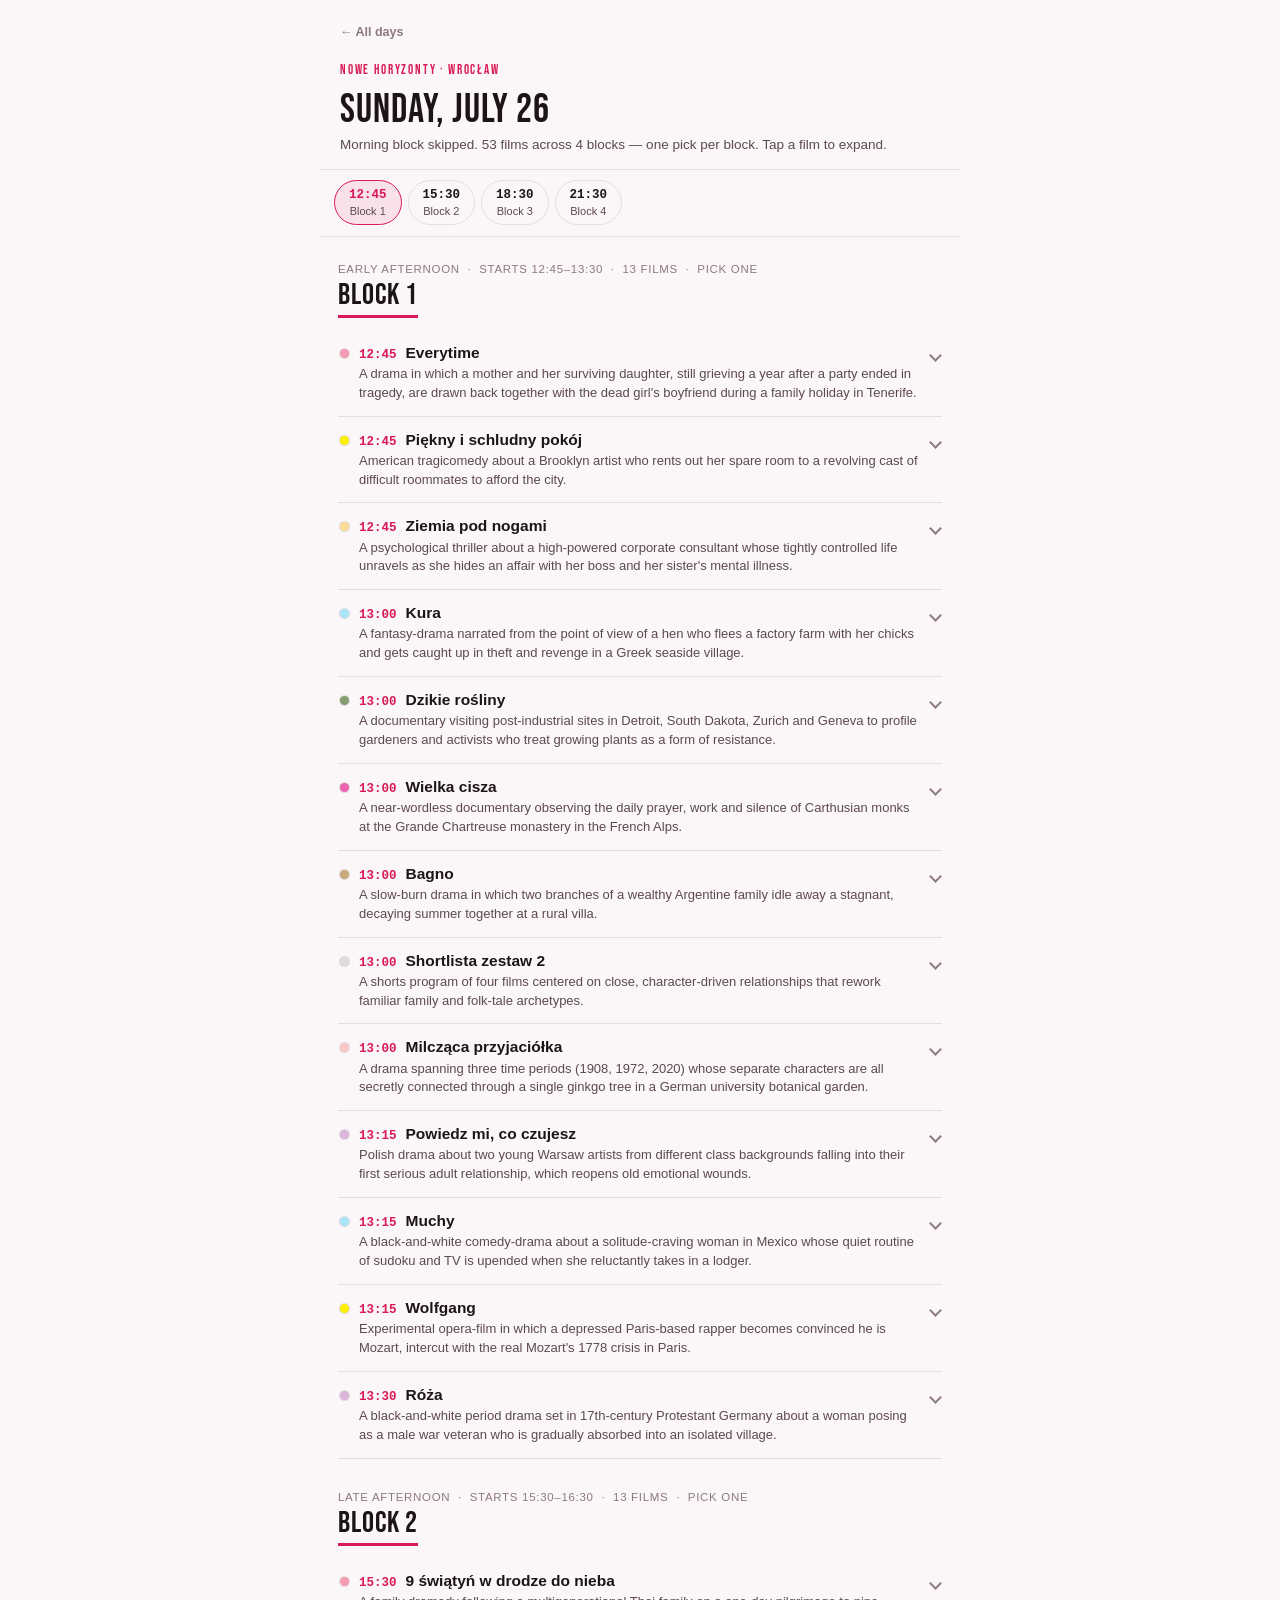
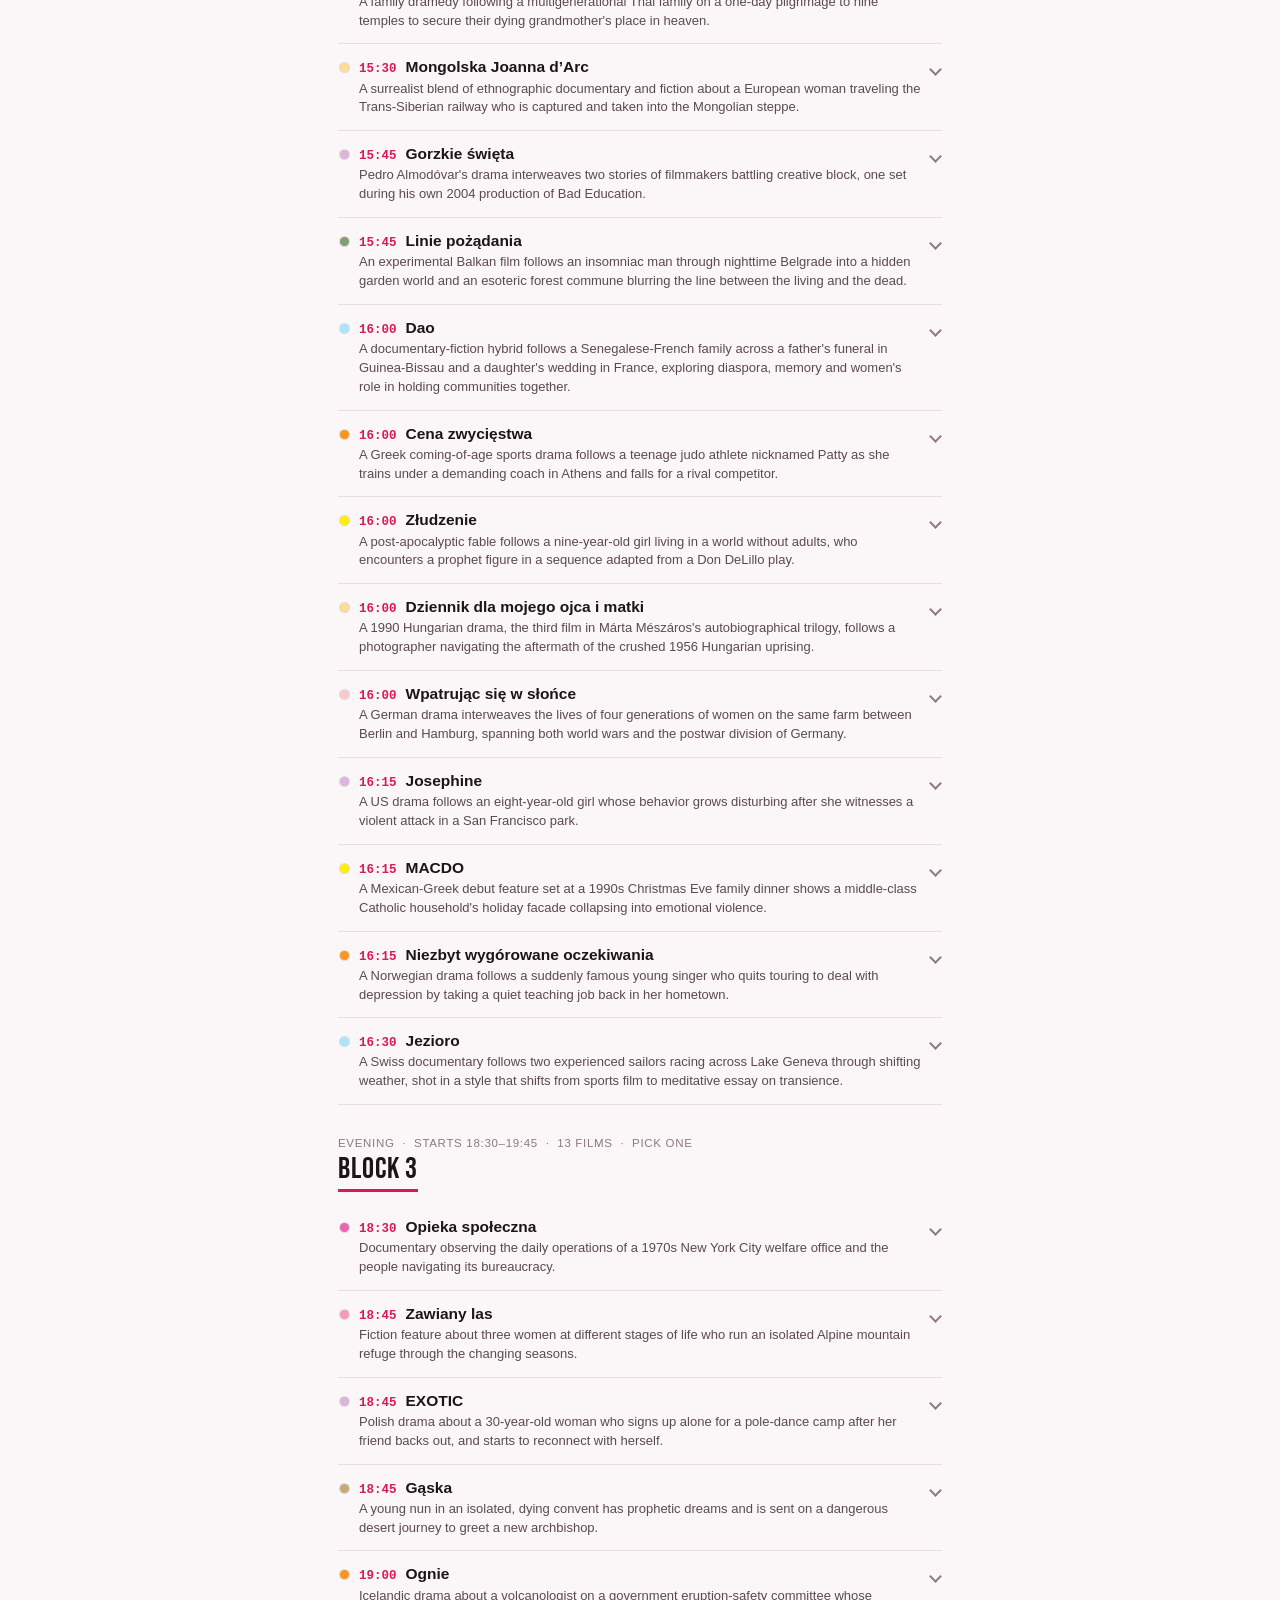
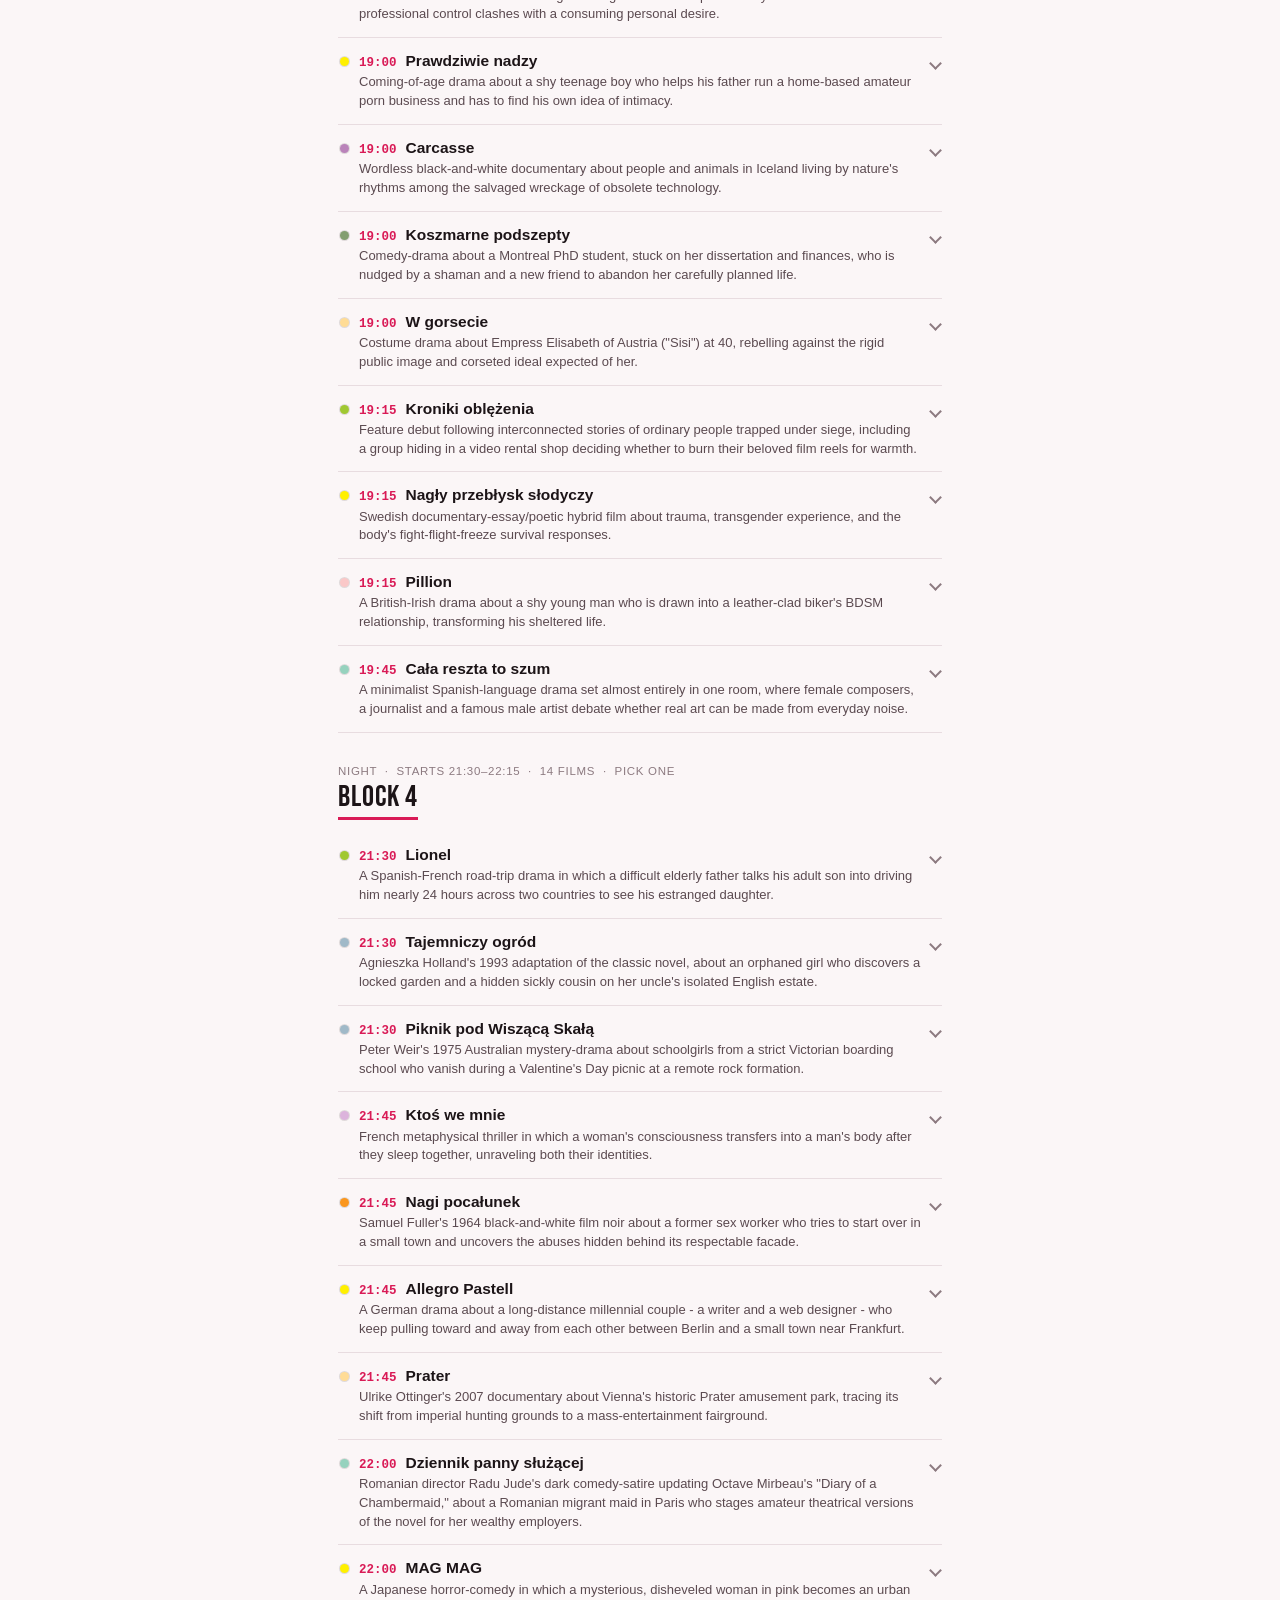
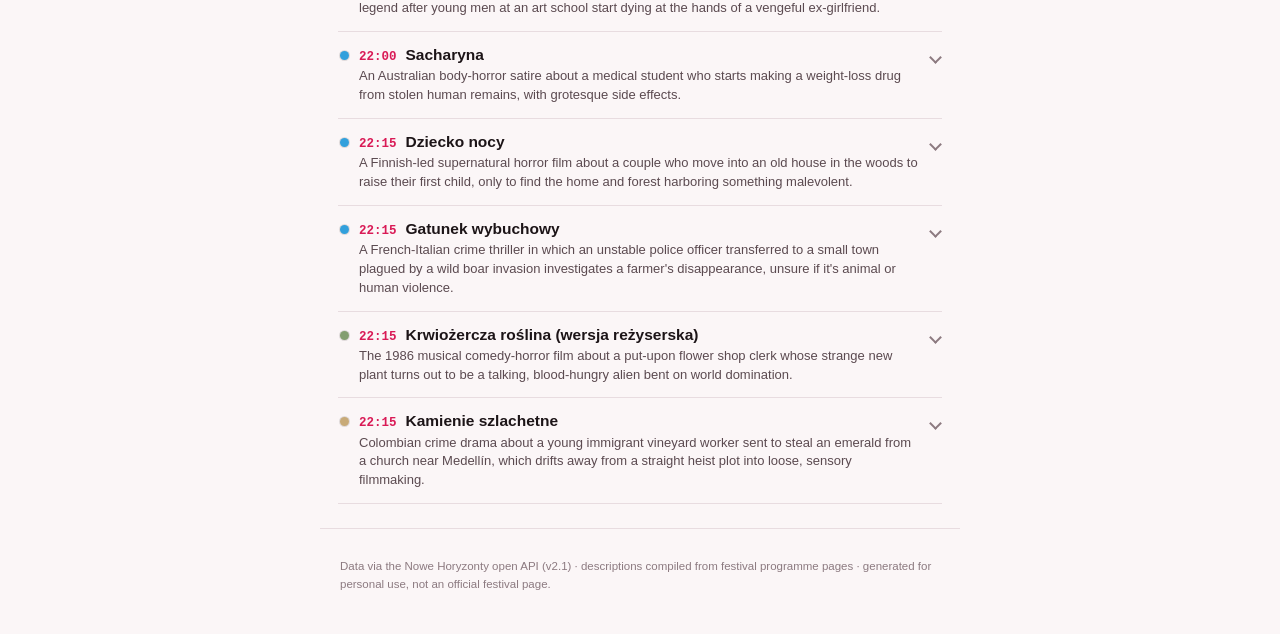
<file: 2026-07-26/index.html>
<!doctype html>
<html lang="en">
<head>
<meta charset="utf-8">
<meta name="viewport" content="width=device-width, initial-scale=1">
<title>Nowe Horyzonty — Sunday, July 26</title>
<link rel="stylesheet" href="../assets/style.css">
</head>
<body>
<div class="masthead">
  <a class="back-link" href="../index.html">← All days</a>
  <p class="eyebrow">Nowe Horyzonty · Wrocław</p>
  <h1>Sunday, July 26</h1>
  <p class="sub">Morning block skipped. 53 films across 4 blocks — one pick per block. Tap a film to expand.</p>
</div>

<nav class="navbar">
  <a href="#block-0" class="nav-chip"><span class="nav-time">12:45</span><span class="nav-label">Block 1</span></a>
<a href="#block-1" class="nav-chip"><span class="nav-time">15:30</span><span class="nav-label">Block 2</span></a>
<a href="#block-2" class="nav-chip"><span class="nav-time">18:30</span><span class="nav-label">Block 3</span></a>
<a href="#block-3" class="nav-chip"><span class="nav-time">21:30</span><span class="nav-label">Block 4</span></a>
</nav>


    <section class="block" id="block-0">
      <header class="block-header">
        <p class="block-eyebrow">Early Afternoon &nbsp;·&nbsp; starts 12:45–13:30 &nbsp;·&nbsp; 13 films &nbsp;·&nbsp; pick one</p>
        <h2 class="block-title">Block 1</h2>
      </header>
      <div class="film-list">
        
    <details class="film" data-block="0">
      <summary>
        <span class="dot" style="--dot:#F59BB4" aria-hidden="true"></span>
        <span class="summary-main">
          <span class="row-top">
            <time class="time">12:45</time>
            <span class="title">Everytime</span>
          </span>
          <span class="one-liner">A drama in which a mother and her surviving daughter, still grieving a year after a party ended in tragedy, are drawn back together with the dead girl&#x27;s boyfriend during a family holiday in Tenerife.</span>
        </span>
        <span class="chev" aria-hidden="true"></span>
      </summary>
      <div class="film-body">
        <img class="poster" src="https://www.nowehoryzonty.pl/pliki/wgrane/image/26nh/katalog/2026/ZAKAZDYMRAZEMDOZMIANY/glw_MainStill.jpg_standa.jpg" alt="" loading="lazy">
        <div class="detail-text">
          
          <div class="meta-row">
            <span class="chip">12:45–14:46</span>
            <span class="chip">KNH 7</span>
            <span class="chip">2h 01m</span>
            <span class="chip">Niemcy, Austria, 2026</span>
            
          </div>
          <p class="director">Dir. Sandra Wollner &nbsp;·&nbsp; <span class="section-name" style="--dot:#F59BB4">Międzynarodowy Konkurs Nowe Horyzonty</span></p>
          <p class="long-desc">Teenager Jessie attends a party with her boyfriend Lux the night before a planned family holiday, and the evening ends in tragedy. A year later her mother Ella and younger sister are still moving through daily life on autopilot when Lux reappears, stirring unspoken blame and a desperate need for forgiveness. Ella impulsively invites him along on the family&#x27;s previously cancelled trip to Tenerife, where the three try to survive each other&#x27;s grief under the Spanish sun. The film won the Grand Prize in the Un Certain Regard section at Cannes 2026. Directed by Sandra Wollner (Germany/Austria, 2026, 121 min, German dialogue).</p>
          
          <a class="site-link" href="https://www.nowehoryzonty.pl/program/26/everytime" target="_blank" rel="noopener">Festival page ↗</a>
        </div>
      </div>
    </details>

    <details class="film" data-block="0">
      <summary>
        <span class="dot" style="--dot:#FFF000" aria-hidden="true"></span>
        <span class="summary-main">
          <span class="row-top">
            <time class="time">12:45</time>
            <span class="title">Piękny i schludny pokój</span>
          </span>
          <span class="one-liner">American tragicomedy about a Brooklyn artist who rents out her spare room to a revolving cast of difficult roommates to afford the city.</span>
        </span>
        <span class="chev" aria-hidden="true"></span>
      </summary>
      <div class="film-body">
        <img class="poster" src="https://www.nowehoryzonty.pl/pliki/wgrane/image/26nh/katalog/2026/BEAUTIFUL_AND_NEAT_ROOM/glw_s22_iffr.jpg_standa.jpg" alt="" loading="lazy">
        <div class="detail-text">
          <p class="title-en">Beautiful and Neat Room</p>
          <div class="meta-row">
            <span class="chip">12:45–14:43</span>
            <span class="chip">KNH 6</span>
            <span class="chip">1h 58m</span>
            <span class="chip">USA, Austria, 2025</span>
            <span class="chip chip-qa">Q&amp;A after</span>
          </div>
          <p class="director">Dir. Maria Petschnig &nbsp;·&nbsp; <span class="section-name" style="--dot:#FFF000">Trzecie Oko: Klub Złamanych Serc</span></p>
          <p class="long-desc">Marie is an artist in a small, gentrifying Brooklyn apartment who takes in one roommate after another to make rent. Each new tenant, initially harmless-seeming, becomes a source of friction, forcing Marie to confront her own patience, anxieties, and ideas about self-sufficiency. It&#x27;s a bittersweet comedy about housing precarity and forced intimacy with strangers, and the directorial debut of Maria Petschnig, who drew on her own experience of 60-plus roommates over two decades in New York. Contains trigger-warning content per the festival listing.</p>
          
          <a class="site-link" href="https://www.nowehoryzonty.pl/program/26/piekny-i-schludny-pokoj" target="_blank" rel="noopener">Festival page ↗</a>
        </div>
      </div>
    </details>

    <details class="film" data-block="0">
      <summary>
        <span class="dot" style="--dot:#FFDC96" aria-hidden="true"></span>
        <span class="summary-main">
          <span class="row-top">
            <time class="time">12:45</time>
            <span class="title">Ziemia pod nogami</span>
          </span>
          <span class="one-liner">A psychological thriller about a high-powered corporate consultant whose tightly controlled life unravels as she hides an affair with her boss and her sister&#x27;s mental illness.</span>
        </span>
        <span class="chev" aria-hidden="true"></span>
      </summary>
      <div class="film-body">
        <img class="poster" src="https://www.nowehoryzonty.pl/pliki/wgrane/image/26nh/katalog/2026/DER_BODEN_UNTER_DEN_FUSSEN/glw_THE_GROUND_BENEATH_MY_FEET_02_Novotnyfilm_2019_PhotoJuhani_Zebra.jpg_standa.jpg" alt="" loading="lazy">
        <div class="detail-text">
          <p class="title-en">The Ground Beneath My Feet</p>
          <div class="meta-row">
            <span class="chip">12:45–14:33</span>
            <span class="chip">DCF Lwów</span>
            <span class="chip">1h 48m</span>
            <span class="chip">Austria, 2019</span>
            
          </div>
          <p class="director">Dir. Marie Kreutzer &nbsp;·&nbsp; <span class="section-name" style="--dot:#FFDC96">Retrospektywa: Marie Kreutzer</span></p>
          <p class="long-desc">Lola is an elite management consultant who maintains a facade of perfection while secretly involved with her boss and dealing with her sister&#x27;s psychiatric crisis. She keeps up the performance through minimal sleep and punishing early-morning workouts, but as work pressure mounts, paranoid thoughts start intruding on her daily reality. The film traces her psychological breakdown as her carefully constructed life comes apart. It premiered in competition at the 2019 Berlinale and received seven Austrian Film Award nominations. Directed by Marie Kreutzer (Austria, 2019, 108 min).</p>
          
          <a class="site-link" href="https://www.nowehoryzonty.pl/program/26/ziemia-pod-nogami" target="_blank" rel="noopener">Festival page ↗</a>
        </div>
      </div>
    </details>

    <details class="film" data-block="0">
      <summary>
        <span class="dot" style="--dot:#AAE6FA" aria-hidden="true"></span>
        <span class="summary-main">
          <span class="row-top">
            <time class="time">13:00</time>
            <span class="title">Kura</span>
          </span>
          <span class="one-liner">A fantasy-drama narrated from the point of view of a hen who flees a factory farm with her chicks and gets caught up in theft and revenge in a Greek seaside village.</span>
        </span>
        <span class="chev" aria-hidden="true"></span>
      </summary>
      <div class="film-body">
        <img class="poster" src="https://www.nowehoryzonty.pl/pliki/wgrane/image/26nh/katalog/2026/KOTA/glw_STILL_025.jpg_standa.jpg" alt="" loading="lazy">
        <div class="detail-text">
          <p class="title-en">Hen</p>
          <div class="meta-row">
            <span class="chip">13:00–14:36</span>
            <span class="chip">KNH 8</span>
            <span class="chip">1h 36m</span>
            <span class="chip">Niemcy, Grecja, Węgry, 2025</span>
            
          </div>
          <p class="director">Dir. György Pálfi &nbsp;·&nbsp; <span class="section-name" style="--dot:#AAE6FA">Fale</span></p>
          <p class="long-desc">After escaping an industrial poultry farm, a determined hen searches for safety for her chicks and ends up entangled in the affairs of a Greek coastal village, witnessing theft and predatory behavior connected to migration. Told largely from the bird&#x27;s perspective, the film is described as &quot;an original tale of vengeance&quot; using an animal narrator to examine human cruelty and nature. The eight hens on screen are real, individually named Hungarian chickens. It received a Platform Prize honorable mention at TIFF 2025. Directed by György Pálfi (Germany/Greece/Hungary, 2025, 96 min).</p>
          
          <a class="site-link" href="https://www.nowehoryzonty.pl/program/26/kura" target="_blank" rel="noopener">Festival page ↗</a>
        </div>
      </div>
    </details>

    <details class="film" data-block="0">
      <summary>
        <span class="dot" style="--dot:#839E70" aria-hidden="true"></span>
        <span class="summary-main">
          <span class="row-top">
            <time class="time">13:00</time>
            <span class="title">Dzikie rośliny</span>
          </span>
          <span class="one-liner">A documentary visiting post-industrial sites in Detroit, South Dakota, Zurich and Geneva to profile gardeners and activists who treat growing plants as a form of resistance.</span>
        </span>
        <span class="chev" aria-hidden="true"></span>
      </summary>
      <div class="film-body">
        <img class="poster" src="https://www.nowehoryzonty.pl/pliki/wgrane/image/26nh/katalog/2026/DZIKIEROSLINY/glw_Wild_Plants_WP_Photo_1.jpg_standa.jpg" alt="" loading="lazy">
        <div class="detail-text">
          <p class="title-en">Wild Plants</p>
          <div class="meta-row">
            <span class="chip">13:00–14:56</span>
            <span class="chip">KNH 2</span>
            <span class="chip">1h 56m</span>
            <span class="chip">Szwajcaria, Niemcy, 2016</span>
            <span class="chip chip-qa">Q&amp;A after</span>
          </div>
          <p class="director">Dir. Nicolas Humbert &nbsp;·&nbsp; <span class="section-name" style="--dot:#839E70">Garden Party</span></p>
          <p class="long-desc">This documentary follows nature reclaiming urban decay across Detroit, South Dakota, Zurich and Geneva, profiling the people who tend it. Subjects include Detroit community gardeners, Native American gardener Milo Yellow Hair, gardener Maurice Maggio, and the Geneva cooperative Jardins de Cocagne, for whom cultivation is both daily practice and personal philosophy. The film frames gardening as a deliberate, patient alternative to consumerism rather than a mere hobby. Directed by Nicolas Humbert (Switzerland/Germany, 2016, 108 min), it screens in the festival&#x27;s &quot;Garden Party&quot; strand.</p>
          <p class="short-note">+ preceded by short: <em>Formy przetrwania</em> (8m)</p>
          <a class="site-link" href="https://www.nowehoryzonty.pl/program/26/dzikie-rosliny" target="_blank" rel="noopener">Festival page ↗</a>
        </div>
      </div>
    </details>

    <details class="film" data-block="0">
      <summary>
        <span class="dot" style="--dot:#EC64AF" aria-hidden="true"></span>
        <span class="summary-main">
          <span class="row-top">
            <time class="time">13:00</time>
            <span class="title">Wielka cisza</span>
          </span>
          <span class="one-liner">A near-wordless documentary observing the daily prayer, work and silence of Carthusian monks at the Grande Chartreuse monastery in the French Alps.</span>
        </span>
        <span class="chev" aria-hidden="true"></span>
      </summary>
      <div class="film-body">
        <img class="poster" src="https://www.nowehoryzonty.pl/pliki/wgrane/image/26nh/katalog/2026/WIELKACISZA/glw_Die_groe_Stille_4.jpg_standa.jpg" alt="" loading="lazy">
        <div class="detail-text">
          <p class="title-en">Into Great Silence</p>
          <div class="meta-row">
            <span class="chip">13:00–15:42</span>
            <span class="chip">KNH 4</span>
            <span class="chip">2h 42m</span>
            <span class="chip">Francja, Szwajcaria, Niemcy, 2005</span>
            
          </div>
          <p class="director">Dir. Philip Groening &nbsp;·&nbsp; <span class="section-name" style="--dot:#EC64AF">Instytucje / Struktury / Wspólnoty</span></p>
          <p class="long-desc">After waiting nearly two decades for the monks&#x27; permission, director Philip Gröning spent over six months living inside La Grande Chartreuse to film the Carthusian order&#x27;s daily routine. The film has almost no dialogue, music or narration, instead observing prayer, manual work and silence as they unfold in real time. It won the Special Jury Prize at Sundance 2006 and Best Documentary at the European Film Awards 2006. Directed by Philip Gröning (Germany/France/Switzerland, 2005, 162 min, French and Latin).</p>
          
          <a class="site-link" href="https://www.nowehoryzonty.pl/program/26/wielka-cisza" target="_blank" rel="noopener">Festival page ↗</a>
        </div>
      </div>
    </details>

    <details class="film" data-block="0">
      <summary>
        <span class="dot" style="--dot:#C8AA78" aria-hidden="true"></span>
        <span class="summary-main">
          <span class="row-top">
            <time class="time">13:00</time>
            <span class="title">Bagno</span>
          </span>
          <span class="one-liner">A slow-burn drama in which two branches of a wealthy Argentine family idle away a stagnant, decaying summer together at a rural villa.</span>
        </span>
        <span class="chev" aria-hidden="true"></span>
      </summary>
      <div class="film-body">
        <img class="poster" src="https://www.nowehoryzonty.pl/pliki/wgrane/image/26nh/katalog/2026/BAGNO/glw_CIE_still_001.jpg_standa.jpg" alt="" loading="lazy">
        <div class="detail-text">
          <p class="title-en">The Swamp</p>
          <div class="meta-row">
            <span class="chip">13:00–14:42</span>
            <span class="chip">DCF Lalka</span>
            <span class="chip">1h 42m</span>
            <span class="chip">Argentyna, Francja, Hiszpania, Japonia, 2001</span>
            
          </div>
          <p class="director">Dir. Lucrecia Martel &nbsp;·&nbsp; <span class="section-name" style="--dot:#C8AA78">Tropikalny Gotyk</span></p>
          <p class="long-desc">During a humid summer, two related wealthy families occupy a decaying country estate, drifting through fragmented conversations and directionless days. Rather than a single dramatic collapse, the film shows a slow erosion of family bonds and class privilege through neglect, boredom and inertia. This is Lucrecia Martel&#x27;s debut feature; it won the Alfred Bauer Prize at the 2001 Berlinale and prizes at the Havana and Toulouse Latin American film festivals. Argentina/France/Spain/Japan, 2001, 102 min, Spanish.</p>
          
          <a class="site-link" href="https://www.nowehoryzonty.pl/program/26/bagno" target="_blank" rel="noopener">Festival page ↗</a>
        </div>
      </div>
    </details>

    <details class="film" data-block="0">
      <summary>
        <span class="dot" style="--dot:#DCDCDC" aria-hidden="true"></span>
        <span class="summary-main">
          <span class="row-top">
            <time class="time">13:00</time>
            <span class="title">Shortlista zestaw 2</span>
          </span>
          <span class="one-liner">A shorts program of four films centered on close, character-driven relationships that rework familiar family and folk-tale archetypes.</span>
        </span>
        <span class="chev" aria-hidden="true"></span>
      </summary>
      <div class="film-body">
        <img class="poster" src="https://www.nowehoryzonty.pl/pliki/wgrane/image/26nh/katalog/2026/KOLYSANKADLAPSA/glw_Still2_glowne.jpg_standa.jpg" alt="" loading="lazy">
        <div class="detail-text">
          <p class="title-en">Shortlist Set 2</p>
          <div class="meta-row">
            <span class="chip">13:00–14:23</span>
            <span class="chip">KNH 5</span>
            <span class="chip">1h 23m</span>
            <span class="chip">, None</span>
            <span class="chip chip-qa">Q&amp;A after</span>
          </div>
          <p class="director">Dir.  &nbsp;·&nbsp; <span class="section-name" style="--dot:#DCDCDC">Shortlista</span></p>
          <p class="long-desc">This anthology screens four short films together, including &quot;Macocha&quot; (Stepmother, dir. Adam Porębowicz, Poland 2025, 28 min), described as a modern parable in the style of Hirokazu Koreeda that reworks the fairy-tale stepmother figure, alongside &quot;Mix,&quot; &quot;Kołysanka dla psa&quot; (Lullaby for a Dog), and &quot;Princeska&quot; (Princess). The selected shorts share a focus on intimate, personal relationships rather than genre convention, aiming to strip familiar character types of stereotype and prejudice.</p>
          <p class="short-note">+ preceded by short: <em>Kołysanka dla psa</em> (20m)</p>
          <a class="site-link" href="https://www.nowehoryzonty.pl/program/26/shortlista-zestaw-2" target="_blank" rel="noopener">Festival page ↗</a>
        </div>
      </div>
    </details>

    <details class="film" data-block="0">
      <summary>
        <span class="dot" style="--dot:#FAC8C8" aria-hidden="true"></span>
        <span class="summary-main">
          <span class="row-top">
            <time class="time">13:00</time>
            <span class="title">Milcząca przyjaciółka</span>
          </span>
          <span class="one-liner">A drama spanning three time periods (1908, 1972, 2020) whose separate characters are all secretly connected through a single ginkgo tree in a German university botanical garden.</span>
        </span>
        <span class="chev" aria-hidden="true"></span>
      </summary>
      <div class="film-body">
        <img class="poster" src="https://www.nowehoryzonty.pl/pliki/wgrane/image/26nh/katalog/2026/STILLE_FREUNDIN/glw_MILCZACA_PRZYJACIOLKA_02.jpg_standa.jpg" alt="" loading="lazy">
        <div class="detail-text">
          <p class="title-en">Silent Friend</p>
          <div class="meta-row">
            <span class="chip">13:00–15:27</span>
            <span class="chip">DCF Polonia</span>
            <span class="chip">2h 27m</span>
            <span class="chip">Niemcy, Węgry, Francja, Chiny, 2025</span>
            
          </div>
          <p class="director">Dir. Ildikó Enyedi &nbsp;·&nbsp; <span class="section-name" style="--dot:#FAC8C8">Sezon</span></p>
          <p class="long-desc">Three stories unfold around the same ginkgo tree in a botanical garden: in 1908 a woman named Grete fights to be admitted to botany studies despite gender barriers; in 1972 researcher Gundula runs plant-sensitivity experiments with an assistant; and in 2020 a professor and a botanist investigate the boundary between the visible and invisible natural world. The tree is the only witness to the hidden bonds linking these people across more than a century. The film won the FIPRESCI Prize at Venice 2025 and Best Film at Valladolid 2025. Directed by Ildikó Enyedi (Germany/Hungary/France/China, 2025, 147 min, color and black-and-white).</p>
          
          <a class="site-link" href="https://www.nowehoryzonty.pl/program/26/milczaca-przyjaciolka" target="_blank" rel="noopener">Festival page ↗</a>
        </div>
      </div>
    </details>

    <details class="film" data-block="0">
      <summary>
        <span class="dot" style="--dot:#DCB4DC" aria-hidden="true"></span>
        <span class="summary-main">
          <span class="row-top">
            <time class="time">13:15</time>
            <span class="title">Powiedz mi, co czujesz</span>
          </span>
          <span class="one-liner">Polish drama about two young Warsaw artists from different class backgrounds falling into their first serious adult relationship, which reopens old emotional wounds.</span>
        </span>
        <span class="chev" aria-hidden="true"></span>
      </summary>
      <div class="film-body">
        <img class="poster" src="https://www.nowehoryzonty.pl/pliki/wgrane/image/26nh/katalog/2026/POWIEDZ_MI_CO_CZUJESZ/glw_Powiedz_mi_co_czujesz_2.jpg_standa.jpg" alt="" loading="lazy">
        <div class="detail-text">
          <p class="title-en">Tell Me What You Feel</p>
          <div class="meta-row">
            <span class="chip">13:15–14:59</span>
            <span class="chip">KNH 9</span>
            <span class="chip">1h 44m</span>
            <span class="chip">Polska, 2026</span>
            <span class="chip chip-qa">Q&amp;A after</span>
          </div>
          <p class="director">Dir. Łukasz Ronduda &nbsp;·&nbsp; <span class="section-name" style="--dot:#DCB4DC">Pokazy Galowe</span></p>
          <p class="long-desc">Maria, from a wealthy Warsaw family, and Patryk, a struggling art student, fall into a relationship that becomes a mirror for their respective pasts and insecurities, complicated by their differing socioeconomic backgrounds. The film engages with Generation Z anxieties around intimacy and &#x27;new masculinity&#x27; open to vulnerability, and the therapeutic role art can play in relationships. Directed by Lukasz Ronduda and inspired by real-life artists Patryk Rozycki and Karolina Balcer, plus the art project &#x27;Skup lez&#x27;. Premiered in the Big Screen Competition at Rotterdam; contains content/trigger warnings.</p>
          
          <a class="site-link" href="https://www.nowehoryzonty.pl/program/26/powiedz-mi-co-czujesz" target="_blank" rel="noopener">Festival page ↗</a>
        </div>
      </div>
    </details>

    <details class="film" data-block="0">
      <summary>
        <span class="dot" style="--dot:#AAE6FA" aria-hidden="true"></span>
        <span class="summary-main">
          <span class="row-top">
            <time class="time">13:15</time>
            <span class="title">Muchy</span>
          </span>
          <span class="one-liner">A black-and-white comedy-drama about a solitude-craving woman in Mexico whose quiet routine of sudoku and TV is upended when she reluctantly takes in a lodger.</span>
        </span>
        <span class="chev" aria-hidden="true"></span>
      </summary>
      <div class="film-body">
        <img class="poster" src="https://www.nowehoryzonty.pl/pliki/wgrane/image/26nh/katalog/2026/MOSCAS/glw_MOSCAS_FTG_BERLIN_20260114_GRIS_1HL_1.jpg_standa.jpg" alt="" loading="lazy">
        <div class="detail-text">
          <p class="title-en">Flies</p>
          <div class="meta-row">
            <span class="chip">13:15–14:57</span>
            <span class="chip">DCF W-wa</span>
            <span class="chip">1h 42m</span>
            <span class="chip">Meksyk, 2026</span>
            
          </div>
          <p class="director">Dir. Fernando Eimbcke &nbsp;·&nbsp; <span class="section-name" style="--dot:#AAE6FA">Fale</span></p>
          <p class="long-desc">Olga wants nothing more than to be left alone with her sudoku puzzles and television, but a buzzing fly, noisy neighbors, a broken elevator, health troubles and money problems keep intruding on her peace. When she reluctantly rents a spare room to a man visiting his hospitalized wife nearby, her fragile solitude unravels further. The film mixes neorealism with slapstick comedy in a Chaplin-esque register, centering compassion among people living on the margins. It is director Fernando Eimbcke&#x27;s fifth feature. Mexico, 2026, 102 min, black and white, Spanish.</p>
          
          <a class="site-link" href="https://www.nowehoryzonty.pl/program/26/muchy" target="_blank" rel="noopener">Festival page ↗</a>
        </div>
      </div>
    </details>

    <details class="film" data-block="0">
      <summary>
        <span class="dot" style="--dot:#FFF000" aria-hidden="true"></span>
        <span class="summary-main">
          <span class="row-top">
            <time class="time">13:15</time>
            <span class="title">Wolfgang</span>
          </span>
          <span class="one-liner">Experimental opera-film in which a depressed Paris-based rapper becomes convinced he is Mozart, intercut with the real Mozart&#x27;s 1778 crisis in Paris.</span>
        </span>
        <span class="chev" aria-hidden="true"></span>
      </summary>
      <div class="film-body">
        <img class="poster" src="https://www.nowehoryzonty.pl/pliki/wgrane/image/26nh/katalog/2026/WOLFGANG/glw_Wolfgang_Still11.jpg_standa.jpg" alt="" loading="lazy">
        <div class="detail-text">
          
          <div class="meta-row">
            <span class="chip">13:15–14:53</span>
            <span class="chip">KNH 3</span>
            <span class="chip">1h 38m</span>
            <span class="chip">Iran, Francja, Szwajcaria, 2026</span>
            <span class="chip chip-qa">Q&amp;A after</span>
          </div>
          <p class="director">Dir. Filmsaaz &nbsp;·&nbsp; <span class="section-name" style="--dot:#FFF000">Front Wizualny</span></p>
          <p class="long-desc">A rapper in contemporary Paris, struggling with depression, aimlessness, substance use, and creative block, develops the delusion that he is Mozart, and the film draws parallels to Mozart&#x27;s own breakdown in Paris in 1778 (when, aged 22, he lost his mother). Told through arias and dreamlike, surreal visuals blending video art and performance, it&#x27;s described as simultaneously intimate and absurd. Directed by Iranian audiovisual artist Filmsaaz (b. 1999), whose work has shown at Cannes, Berlin, Venice, and Locarno. Contains strobing lights.</p>
          
          <a class="site-link" href="https://www.nowehoryzonty.pl/program/26/wolfgang" target="_blank" rel="noopener">Festival page ↗</a>
        </div>
      </div>
    </details>

    <details class="film" data-block="0">
      <summary>
        <span class="dot" style="--dot:#DCB4DC" aria-hidden="true"></span>
        <span class="summary-main">
          <span class="row-top">
            <time class="time">13:30</time>
            <span class="title">Róża</span>
          </span>
          <span class="one-liner">A black-and-white period drama set in 17th-century Protestant Germany about a woman posing as a male war veteran who is gradually absorbed into an isolated village.</span>
        </span>
        <span class="chev" aria-hidden="true"></span>
      </summary>
      <div class="film-body">
        <img class="poster" src="https://www.nowehoryzonty.pl/pliki/wgrane/image/26nh/katalog/2026/ROSE/glw_ROZA_01.jpg_standa.jpg" alt="" loading="lazy">
        <div class="detail-text">
          <p class="title-en">Rose</p>
          <div class="meta-row">
            <span class="chip">13:30–15:03</span>
            <span class="chip">KNH 1</span>
            <span class="chip">1h 33m</span>
            <span class="chip">Austria, Niemcy, 2026</span>
            
          </div>
          <p class="director">Dir. Markus Schleinzer &nbsp;·&nbsp; <span class="section-name" style="--dot:#DCB4DC">Pokazy Galowe</span></p>
          <p class="long-desc">A woman disguised as a man arrives in an isolated German farming village claiming to be heir to an abandoned farm. Through forged documents and diligent work she wins the community&#x27;s trust and is drawn deep into its rigid social order, but the more embedded she becomes, the more her invented identity threatens to crack. The film stars Sandra Hüller, who won Best Supporting Actress at Berlinale 2026; it also won Best Screenplay at the Istanbul Film Festival and at Diagonale 2026. Directed by Markus Schleinzer (Austria/Germany, 2026, 93 min, black and white, German).</p>
          
          <a class="site-link" href="https://www.nowehoryzonty.pl/program/26/rose" target="_blank" rel="noopener">Festival page ↗</a>
        </div>
      </div>
    </details>
      </div>
    </section>

    <section class="block" id="block-1">
      <header class="block-header">
        <p class="block-eyebrow">Late Afternoon &nbsp;·&nbsp; starts 15:30–16:30 &nbsp;·&nbsp; 13 films &nbsp;·&nbsp; pick one</p>
        <h2 class="block-title">Block 2</h2>
      </header>
      <div class="film-list">
        
    <details class="film" data-block="1">
      <summary>
        <span class="dot" style="--dot:#F59BB4" aria-hidden="true"></span>
        <span class="summary-main">
          <span class="row-top">
            <time class="time">15:30</time>
            <span class="title">9 świątyń w drodze do nieba</span>
          </span>
          <span class="one-liner">A family dramedy following a multigenerational Thai family on a one-day pilgrimage to nine temples to secure their dying grandmother&#x27;s place in heaven.</span>
        </span>
        <span class="chev" aria-hidden="true"></span>
      </summary>
      <div class="film-body">
        <img class="poster" src="https://www.nowehoryzonty.pl/pliki/wgrane/image/26nh/katalog/2026/9_TEMPLES_TO_HEAVEN/glw__9TH-00031.jpeg_standa.jpg" alt="" loading="lazy">
        <div class="detail-text">
          <p class="title-en">9 Temples to Heaven</p>
          <div class="meta-row">
            <span class="chip">15:30–17:50</span>
            <span class="chip">KNH 7</span>
            <span class="chip">2h 20m</span>
            <span class="chip">Singapur, Francja, Norwegia, Chiny, Hongkong, Indonezja, Katar, Tajlandia, 2026</span>
            <span class="chip chip-qa">Q&amp;A after</span>
          </div>
          <p class="director">Dir. Sompot Chidgasornpongse &nbsp;·&nbsp; <span class="section-name" style="--dot:#F59BB4">Międzynarodowy Konkurs Nowe Horyzonty</span></p>
          <p class="long-desc">After a fortune teller predicts that an elderly matriarch won&#x27;t live to see her next birthday, her extended family takes her on a single-day pilgrimage to nine temples to secure her passage to heaven. The reluctant, exhausting journey turns into a mix of comedic misunderstandings and intergenerational confrontations and confessions. Along the way the film contrasts ancient ritual with mundane modern life, including monks navigating present-day technology. It premiered in the Directors&#x27; Fortnight at Cannes; director Sompot Chidgasornpongse spent two decades as an assistant to Apichatpong Weerasethakul. Thailand/Singapore/France/Norway/China/Hong Kong/Indonesia/Qatar, 2026, 140 min.</p>
          
          <a class="site-link" href="https://www.nowehoryzonty.pl/program/26/9-swiatyn-w-drodze-do-nieba" target="_blank" rel="noopener">Festival page ↗</a>
        </div>
      </div>
    </details>

    <details class="film" data-block="1">
      <summary>
        <span class="dot" style="--dot:#FFDC96" aria-hidden="true"></span>
        <span class="summary-main">
          <span class="row-top">
            <time class="time">15:30</time>
            <span class="title">Mongolska Joanna d’Arc</span>
          </span>
          <span class="one-liner">A surrealist blend of ethnographic documentary and fiction about a European woman traveling the Trans-Siberian railway who is captured and taken into the Mongolian steppe.</span>
        </span>
        <span class="chev" aria-hidden="true"></span>
      </summary>
      <div class="film-body">
        <img class="poster" src="https://www.nowehoryzonty.pl/pliki/wgrane/image/26nh/katalog/2026/JOHANNA_DARC_OF_MONGOLIA/glw_Mongolska_Joanna_dArc_2.jpg_standa.jpg" alt="" loading="lazy">
        <div class="detail-text">
          <p class="title-en">Johanna d&#x27;Arc of Mongolia</p>
          <div class="meta-row">
            <span class="chip">15:30–18:16</span>
            <span class="chip">DCF Lwów</span>
            <span class="chip">2h 46m</span>
            <span class="chip">Niemcy, 1989</span>
            
          </div>
          <p class="director">Dir. Ulrike Ottinger &nbsp;·&nbsp; <span class="section-name" style="--dot:#FFDC96">Retrospektywa: Ulrike Ottinger</span></p>
          <p class="long-desc">Lady Windemere and her fellow passengers are riding the Trans-Siberian railway when they are seized and brought into the Mongolian steppes, where their encounters with nomadic life transform their identities and worldviews. The film blends ethnographic documentary technique with surrealist fiction to explore East-West cultural collision and mythmaking. It won Best Visual Design at the German Film Awards 1989, the Audience Prize at the Montreal International Festival of New Cinema, and was named Film of the Year at the London Film Festival. Directed by Ulrike Ottinger (Germany, 1989, 166 min).</p>
          
          <a class="site-link" href="https://www.nowehoryzonty.pl/program/26/mongolska-joanna-darc" target="_blank" rel="noopener">Festival page ↗</a>
        </div>
      </div>
    </details>

    <details class="film" data-block="1">
      <summary>
        <span class="dot" style="--dot:#DCB4DC" aria-hidden="true"></span>
        <span class="summary-main">
          <span class="row-top">
            <time class="time">15:45</time>
            <span class="title">Gorzkie święta</span>
          </span>
          <span class="one-liner">Pedro Almodóvar&#x27;s drama interweaves two stories of filmmakers battling creative block, one set during his own 2004 production of Bad Education.</span>
        </span>
        <span class="chev" aria-hidden="true"></span>
      </summary>
      <div class="film-body">
        <img class="poster" src="https://www.nowehoryzonty.pl/pliki/wgrane/image/26nh/katalog/2026/AMARGA_NAVIDAD/glw_GORZKIE_SWIETA_01.jpg_standa.jpg" alt="" loading="lazy">
        <div class="detail-text">
          <p class="title-en">Bitter Christmas</p>
          <div class="meta-row">
            <span class="chip">15:45–17:36</span>
            <span class="chip">KNH 1</span>
            <span class="chip">1h 51m</span>
            <span class="chip">Hiszpania, 2026</span>
            
          </div>
          <p class="director">Dir. Pedro Almodóvar &nbsp;·&nbsp; <span class="section-name" style="--dot:#DCB4DC">Pokazy Galowe</span></p>
          <p class="long-desc">The film follows Raúl, an accomplished director stuck in a creative crisis while making a film in 2004, and Elsa, a former arthouse director turned advertising professional who returns to filmmaking despite debilitating migraines. Both draw material from the misfortunes of people around them: Elsa from her friends, Raúl from his assistant and partner. Structured as two interlocking films, it is Almodóvar&#x27;s reflection, at age 76, on how artists borrow and steal from real life and eventually hit creative walls. Cast includes Bárbara Lennie, Leonardo Sbaraglia and Aitana Sánchez-Gijón; runtime 111 minutes.</p>
          
          <a class="site-link" href="https://www.nowehoryzonty.pl/program/26/gorzkie-swieta" target="_blank" rel="noopener">Festival page ↗</a>
        </div>
      </div>
    </details>

    <details class="film" data-block="1">
      <summary>
        <span class="dot" style="--dot:#839E70" aria-hidden="true"></span>
        <span class="summary-main">
          <span class="row-top">
            <time class="time">15:45</time>
            <span class="title">Linie pożądania</span>
          </span>
          <span class="one-liner">An experimental Balkan film follows an insomniac man through nighttime Belgrade into a hidden garden world and an esoteric forest commune blurring the line between the living and the dead.</span>
        </span>
        <span class="chev" aria-hidden="true"></span>
      </summary>
      <div class="film-body">
        <img class="poster" src="https://www.nowehoryzonty.pl/pliki/wgrane/image/26nh/katalog/2026/LINIEPOZADANIA/glw_Desired_Lines_-_Still_01.jpg_standa.jpg" alt="" loading="lazy">
        <div class="detail-text">
          <p class="title-en">Desire Lines</p>
          <div class="meta-row">
            <span class="chip">15:45–17:32</span>
            <span class="chip">KNH 8</span>
            <span class="chip">1h 47m</span>
            <span class="chip">Serbia, Chorwacja, Holandia, Bośnia i Hercegowina, 2025</span>
            <span class="chip chip-qa">Q&amp;A after</span>
          </div>
          <p class="director">Dir. Dane Komljen &nbsp;·&nbsp; <span class="section-name" style="--dot:#839E70">Garden Party</span></p>
          <p class="long-desc">Serbian-Croatian-Dutch-Bosnian experimental feature by Dane Komljen. It opens with an insomniac man wandering Belgrade&#x27;s rigid, geometric architecture at night before he discovers a hidden, overgrown park where fleeting encounters take place. This leads into a more psychedelic journey to an esoteric commune hidden in dense forest, where the forest floor is treated as a living organism merging with human bodies. The film is deliberately associative and non-narrative, using ambiguous imagery to explore transience, and the garden/forest as a liminal space between paradise, purgatory, and an alternate reality. Runtime 107 minutes; dialogue in Serbian, Slovenian and Arabic.</p>
          
          <a class="site-link" href="https://www.nowehoryzonty.pl/program/26/linie-pozadania" target="_blank" rel="noopener">Festival page ↗</a>
        </div>
      </div>
    </details>

    <details class="film" data-block="1">
      <summary>
        <span class="dot" style="--dot:#AAE6FA" aria-hidden="true"></span>
        <span class="summary-main">
          <span class="row-top">
            <time class="time">16:00</time>
            <span class="title">Dao</span>
          </span>
          <span class="one-liner">A documentary-fiction hybrid follows a Senegalese-French family across a father&#x27;s funeral in Guinea-Bissau and a daughter&#x27;s wedding in France, exploring diaspora, memory and women&#x27;s role in holding communities together.</span>
        </span>
        <span class="chev" aria-hidden="true"></span>
      </summary>
      <div class="film-body">
        <img class="poster" src="https://www.nowehoryzonty.pl/pliki/wgrane/image/26nh/katalog/2026/DAO/glw_DAO_Main_still.tif_standa.jpg" alt="" loading="lazy">
        <div class="detail-text">
          
          <div class="meta-row">
            <span class="chip">16:00–19:04</span>
            <span class="chip">KNH 6</span>
            <span class="chip">3h 04m</span>
            <span class="chip">Francja, Senegal, Gwinea Bissau, 2026</span>
            
          </div>
          <p class="director">Dir. Alain Gomis &nbsp;·&nbsp; <span class="section-name" style="--dot:#AAE6FA">Fale</span></p>
          <p class="long-desc">Directed by Alain Gomis (France/Senegal/Guinea-Bissau), the film moves between two family events on opposite continents - a funeral and a wedding - to portray a scattered community and its migrating memory. It blurs documentary and fiction as it follows family members dealing with trauma, success, failure and the feeling of not fully belonging anywhere after leaving home. The film emphasizes the resilience of women, who despite being undervalued hold the community together and secure its future. It premiered in competition at the 2026 Berlinale. Runtime 184 minutes, in French, Wolof, Manjak and Guinea-Bissau Creole.</p>
          
          <a class="site-link" href="https://www.nowehoryzonty.pl/program/26/dao" target="_blank" rel="noopener">Festival page ↗</a>
        </div>
      </div>
    </details>

    <details class="film" data-block="1">
      <summary>
        <span class="dot" style="--dot:#FA961E" aria-hidden="true"></span>
        <span class="summary-main">
          <span class="row-top">
            <time class="time">16:00</time>
            <span class="title">Cena zwycięstwa</span>
          </span>
          <span class="one-liner">A Greek coming-of-age sports drama follows a teenage judo athlete nicknamed Patty as she trains under a demanding coach in Athens and falls for a rival competitor.</span>
        </span>
        <span class="chev" aria-hidden="true"></span>
      </summary>
      <div class="film-body">
        <img class="poster" src="https://www.nowehoryzonty.pl/pliki/wgrane/image/26nh/katalog/2026/POLY_KORITSISTIKO_ONOMA_TO_PATTY/glw_2024_02_26_PATTY_051_C.jpg_standa.jpg" alt="" loading="lazy">
        <div class="detail-text">
          <p class="title-en">Patty Is Such a Girly Name</p>
          <div class="meta-row">
            <span class="chip">16:00–17:53</span>
            <span class="chip">DCF Lalka</span>
            <span class="chip">1h 53m</span>
            <span class="chip">Grecja, 2025</span>
            
          </div>
          <p class="director">Dir. Giorgos Georgopoulos &nbsp;·&nbsp; <span class="section-name" style="--dot:#FA961E">Smart 7</span></p>
          <p class="long-desc">Directed by Giorgos Georgopoulos, the film follows Daphne (&#x27;Patty&#x27;), a young judoka who moves from a small island to Athens to train under the strict sensei Yuri, chasing a spot at the Olympics. She faces harsh discipline, personal sacrifice and the temptations of city life, complicated by a romantic connection with Zoe, an athlete from a rival team. The film combines sports drama, teen coming-of-age story and queer romance, portraying the girls&#x27; judo community with a documentary-like eye. It won several awards at the 2025 Thessaloniki Film Festival, including Best Greek Film. Runtime 113 minutes.</p>
          
          <a class="site-link" href="https://www.nowehoryzonty.pl/program/26/cena-zwyciestwa" target="_blank" rel="noopener">Festival page ↗</a>
        </div>
      </div>
    </details>

    <details class="film" data-block="1">
      <summary>
        <span class="dot" style="--dot:#FFF000" aria-hidden="true"></span>
        <span class="summary-main">
          <span class="row-top">
            <time class="time">16:00</time>
            <span class="title">Złudzenie</span>
          </span>
          <span class="one-liner">A post-apocalyptic fable follows a nine-year-old girl living in a world without adults, who encounters a prophet figure in a sequence adapted from a Don DeLillo play.</span>
        </span>
        <span class="chev" aria-hidden="true"></span>
      </summary>
      <div class="film-body">
        <img class="poster" src="https://www.nowehoryzonty.pl/pliki/wgrane/image/26nh/katalog/2026/MARES_NEST/glw_MARE_S_NEST_3.jpg_standa.jpg" alt="" loading="lazy">
        <div class="detail-text">
          <p class="title-en">Mare’s Nest</p>
          <div class="meta-row">
            <span class="chip">16:00–17:38</span>
            <span class="chip">KNH 5</span>
            <span class="chip">1h 38m</span>
            <span class="chip">Wielka Brytania, Francja, Kanada, 2025</span>
            <span class="chip chip-qa">Q&amp;A after</span>
          </div>
          <p class="director">Dir. Ben Rivers &nbsp;·&nbsp; <span class="section-name" style="--dot:#FFF000">Front Wizualny</span></p>
          <p class="long-desc">Directed by Ben Rivers (UK/France/Canada), the film imagines &#x27;every child&#x27;s dream&#x27; - a world emptied of adults - through nine-year-old Moon, whose freedom is shadowed by displacement and anxiety about the future. It mixes post-apocalyptic imagery with dreamlike, dark fairy-tale elements touching on pandemic and ecological anxieties. A key scene adapts Don DeLillo&#x27;s 2007 one-act play The Word for Snow, in which Moon meets a mysterious prophet. The film won the Pardo Verde award at Locarno 2025. Runtime 98 minutes, in English and Catalan.</p>
          
          <a class="site-link" href="https://www.nowehoryzonty.pl/program/26/zludzenie" target="_blank" rel="noopener">Festival page ↗</a>
        </div>
      </div>
    </details>

    <details class="film" data-block="1">
      <summary>
        <span class="dot" style="--dot:#FFDC96" aria-hidden="true"></span>
        <span class="summary-main">
          <span class="row-top">
            <time class="time">16:00</time>
            <span class="title">Dziennik dla mojego ojca i matki</span>
          </span>
          <span class="one-liner">A 1990 Hungarian drama, the third film in Márta Mészáros&#x27;s autobiographical trilogy, follows a photographer navigating the aftermath of the crushed 1956 Hungarian uprising.</span>
        </span>
        <span class="chev" aria-hidden="true"></span>
      </summary>
      <div class="film-body">
        <img class="poster" src="https://www.nowehoryzonty.pl/pliki/wgrane/image/26nh/katalog/2026/DZIENNIKDLAMOJEGOOJCAIMATKI/glw_MESFAT_naplo_apamnak_anyamnak_diary_for_my_father_and_mother_06_c_gyorgy_kalaszi.jpg_standa.jpg" alt="" loading="lazy">
        <div class="detail-text">
          <p class="title-en">Diary for My Father and Mother</p>
          <div class="meta-row">
            <span class="chip">16:00–17:56</span>
            <span class="chip">KNH 2</span>
            <span class="chip">1h 56m</span>
            <span class="chip">Węgry, 1990</span>
            
          </div>
          <p class="director">Dir. Márta Mészáros &nbsp;·&nbsp; <span class="section-name" style="--dot:#FFDC96">Retrospektywa: Márta Mészáros</span></p>
          <p class="long-desc">Directed by Márta Mészáros, the film opens with the toppling of Stalin&#x27;s statue in Budapest during the 1956 revolution and then follows the weeks after Soviet forces suppressed the uprising. Photographer Juli returns from Moscow to Budapest and documents evidence of crimes, moving between her companion in hiding, János, and Magda, a state security official, in a portrait of a distanced, conflicted woman maneuvering between opposing sides. The story climaxes at a chaotic New Year&#x27;s Eve party reuniting former comrades, with János&#x27;s fate later echoed in Mészáros&#x27;s own casting choices. Cast includes Zsuzsa Czinkóczi, Jan Nowicki and Mari Töröcsik. Runtime 116 minutes, in Hungarian and Russian.</p>
          
          <a class="site-link" href="https://www.nowehoryzonty.pl/program/26/dziennik-dla-mojego-ojca-i-matki" target="_blank" rel="noopener">Festival page ↗</a>
        </div>
      </div>
    </details>

    <details class="film" data-block="1">
      <summary>
        <span class="dot" style="--dot:#FAC8C8" aria-hidden="true"></span>
        <span class="summary-main">
          <span class="row-top">
            <time class="time">16:00</time>
            <span class="title">Wpatrując się w słońce</span>
          </span>
          <span class="one-liner">A German drama interweaves the lives of four generations of women on the same farm between Berlin and Hamburg, spanning both world wars and the postwar division of Germany.</span>
        </span>
        <span class="chev" aria-hidden="true"></span>
      </summary>
      <div class="film-body">
        <img class="poster" src="https://www.nowehoryzonty.pl/pliki/wgrane/image/26nh/katalog/2026/IN_DIE_SONNE_SCHAUEN/glw_WSWS_2026_2.jpg_standa.jpg" alt="" loading="lazy">
        <div class="detail-text">
          <p class="title-en">Sound of Falling</p>
          <div class="meta-row">
            <span class="chip">16:00–18:35</span>
            <span class="chip">DCF Polonia</span>
            <span class="chip">2h 35m</span>
            <span class="chip">Niemcy, 2025</span>
            
          </div>
          <p class="director">Dir. Mascha Schilinski &nbsp;·&nbsp; <span class="section-name" style="--dot:#FAC8C8">Sezon</span></p>
          <p class="long-desc">Directed by Mascha Schilinski, the film follows Alma in the early 20th century, Erika in the 1940s, Angelika in the 1980s and Lenka in the present day, all connected to the same family farmhouse. Each woman confronts a society that treats women as expendable, marked by male violence and wartime brutality, as time seems to move both forward and backward across the generations. It won the Jury Prize at Cannes 2025 and the Silver Frog at Camerimage, and swept multiple categories including Best Film at the 2026 German Film Awards. Runtime 155 minutes, in German.</p>
          
          <a class="site-link" href="https://www.nowehoryzonty.pl/program/26/wpatrujac-sie-w-slonce" target="_blank" rel="noopener">Festival page ↗</a>
        </div>
      </div>
    </details>

    <details class="film" data-block="1">
      <summary>
        <span class="dot" style="--dot:#DCB4DC" aria-hidden="true"></span>
        <span class="summary-main">
          <span class="row-top">
            <time class="time">16:15</time>
            <span class="title">Josephine</span>
          </span>
          <span class="one-liner">A US drama follows an eight-year-old girl whose behavior grows disturbing after she witnesses a violent attack in a San Francisco park.</span>
        </span>
        <span class="chev" aria-hidden="true"></span>
      </summary>
      <div class="film-body">
        <img class="poster" src="https://www.nowehoryzonty.pl/pliki/wgrane/image/26nh/katalog/2026/JOSEPHINE/glw_Josephine_1.jpg_standa.jpg" alt="" loading="lazy">
        <div class="detail-text">
          
          <div class="meta-row">
            <span class="chip">16:15–18:14</span>
            <span class="chip">KNH 9</span>
            <span class="chip">1h 59m</span>
            <span class="chip">USA, 2026</span>
            
          </div>
          <p class="director">Dir. Beth de Araújo &nbsp;·&nbsp; <span class="section-name" style="--dot:#DCB4DC">Pokazy Galowe</span></p>
          <p class="long-desc">Directed by Beth de Araújo, the film follows Josephine, who witnesses a violent assault on a jogger while playing with her father in Golden Gate Park; the attacker is caught, but the trauma changes her. Her parents seek help from psychologists and try to keep her routine stable, but her reactions to the trauma escalate and she seems to mature too fast, straining the family. The film is inspired by traumatic events from the director&#x27;s own childhood and is her second feature after Soft &amp; Quiet (2022). It won the Grand Jury Prize and Audience Award in the Sundance 2026 American Narrative Competition. Cast includes Channing Tatum and Gemma Chan; runtime 119 minutes.</p>
          
          <a class="site-link" href="https://www.nowehoryzonty.pl/program/26/josephine" target="_blank" rel="noopener">Festival page ↗</a>
        </div>
      </div>
    </details>

    <details class="film" data-block="1">
      <summary>
        <span class="dot" style="--dot:#FFF000" aria-hidden="true"></span>
        <span class="summary-main">
          <span class="row-top">
            <time class="time">16:15</time>
            <span class="title">MACDO</span>
          </span>
          <span class="one-liner">A Mexican-Greek debut feature set at a 1990s Christmas Eve family dinner shows a middle-class Catholic household&#x27;s holiday facade collapsing into emotional violence.</span>
        </span>
        <span class="chev" aria-hidden="true"></span>
      </summary>
      <div class="film-body">
        <img class="poster" src="https://www.nowehoryzonty.pl/pliki/wgrane/image/26nh/katalog/2026/MACDO/glw_HD_Still_Alicia__Estelle.png_standa.jpg" alt="" loading="lazy">
        <div class="detail-text">
          
          <div class="meta-row">
            <span class="chip">16:15–18:13</span>
            <span class="chip">KNH 3</span>
            <span class="chip">1h 58m</span>
            <span class="chip">Meksyk, Grecja, 2025</span>
            <span class="chip chip-qa">Q&amp;A after</span>
          </div>
          <p class="director">Dir. Racornelia &nbsp;·&nbsp; <span class="section-name" style="--dot:#FFF000">Front Wizualny</span></p>
          <p class="long-desc">Directed by Racornelia in her feature debut, the film is set during a Christmas Eve dinner in a middle-class Mexican home in the late 1990s, using VHS-inspired visuals to stage the gathering as a kind of theater. Beneath the holiday warmth and Catholic ritual, tension escalates into open emotional explosion, exposing patriarchal power dynamics passed down through family, marriage and religion. Described by the director as blending autobiography and fiction, tenderness and cruelty. The film carries content/trigger warnings for its depiction of family violence. Runtime 118 minutes, in Spanish, English and French.</p>
          
          <a class="site-link" href="https://www.nowehoryzonty.pl/program/26/macdo" target="_blank" rel="noopener">Festival page ↗</a>
        </div>
      </div>
    </details>

    <details class="film" data-block="1">
      <summary>
        <span class="dot" style="--dot:#FA961E" aria-hidden="true"></span>
        <span class="summary-main">
          <span class="row-top">
            <time class="time">16:15</time>
            <span class="title">Niezbyt wygórowane oczekiwania</span>
          </span>
          <span class="one-liner">A Norwegian drama follows a suddenly famous young singer who quits touring to deal with depression by taking a quiet teaching job back in her hometown.</span>
        </span>
        <span class="chev" aria-hidden="true"></span>
      </summary>
      <div class="film-body">
        <img class="poster" src="https://www.nowehoryzonty.pl/pliki/wgrane/image/26nh/katalog/2026/NIEZBYTWYGOROWANEOCZEKIWANIA/glw_Low_Expectation.jpg_standa.jpg" alt="" loading="lazy">
        <div class="detail-text">
          <p class="title-en">Low Expectations</p>
          <div class="meta-row">
            <span class="chip">16:15–18:00</span>
            <span class="chip">DCF W-wa</span>
            <span class="chip">1h 45m</span>
            <span class="chip">Norwegia, Dania, 2026</span>
            
          </div>
          <p class="director">Dir. Eivind Landsvik &nbsp;·&nbsp; <span class="section-name" style="--dot:#FA961E">Oslo / Reykjavik</span></p>
          <p class="long-desc">Directed by Eivind Landsvik in his feature debut, the film follows Maja, a musician whose rapid rise to fame brings on &#x27;great helplessness&#x27; and a creative crisis. She steps back from her career, returns home and takes a job at a local school while trying to manage depression and regain control of her life - a process that proves harder than expected. The film draws comparisons to early Joachim Trier for its empathetic take on modern life&#x27;s pressures. It marks the acting debut of musician Marie Ulven, known as Girl in Red, in the lead role. Runtime 105 minutes, in Norwegian.</p>
          
          <a class="site-link" href="https://www.nowehoryzonty.pl/program/26/niezbyt-wygorowane-oczekiwania" target="_blank" rel="noopener">Festival page ↗</a>
        </div>
      </div>
    </details>

    <details class="film" data-block="1">
      <summary>
        <span class="dot" style="--dot:#AAE6FA" aria-hidden="true"></span>
        <span class="summary-main">
          <span class="row-top">
            <time class="time">16:30</time>
            <span class="title">Jezioro</span>
          </span>
          <span class="one-liner">A Swiss documentary follows two experienced sailors racing across Lake Geneva through shifting weather, shot in a style that shifts from sports film to meditative essay on transience.</span>
        </span>
        <span class="chev" aria-hidden="true"></span>
      </summary>
      <div class="film-body">
        <img class="poster" src="https://www.nowehoryzonty.pl/pliki/wgrane/image/26nh/katalog/2026/JEZIORO/glw_lelac1.jpg_standa.jpg" alt="" loading="lazy">
        <div class="detail-text">
          <p class="title-en">The Lake</p>
          <div class="meta-row">
            <span class="chip">16:30–17:51</span>
            <span class="chip">KNH 4</span>
            <span class="chip">1h 21m</span>
            <span class="chip">Szwajcaria, 2025</span>
            
          </div>
          <p class="director">Dir. Fabrice Aragno &nbsp;·&nbsp; <span class="section-name" style="--dot:#AAE6FA">Fale</span></p>
          <p class="long-desc">Directed by Fabrice Aragno in his feature debut, the film follows two sailors competing in a regatta across Lake Geneva, capturing sunny stretches, storms, morning mist and evening light over coastal towns. What begins as a dynamic sports documentary shifts into a contemplative study of the two sailors&#x27; relationship, their bond with water, the ever-changing landscape reflected on the lake, and the passage of time. Aragno previously worked as cinematographer for Jean-Luc Godard on films including Film Socialisme and Goodbye to Language. The film won the Ecumenical Jury Special Mention and Young Jury Award at Locarno 2025. Runtime 81 minutes, in French and German.</p>
          
          <a class="site-link" href="https://www.nowehoryzonty.pl/program/26/jezioro" target="_blank" rel="noopener">Festival page ↗</a>
        </div>
      </div>
    </details>
      </div>
    </section>

    <section class="block" id="block-2">
      <header class="block-header">
        <p class="block-eyebrow">Evening &nbsp;·&nbsp; starts 18:30–19:45 &nbsp;·&nbsp; 13 films &nbsp;·&nbsp; pick one</p>
        <h2 class="block-title">Block 3</h2>
      </header>
      <div class="film-list">
        
    <details class="film" data-block="2">
      <summary>
        <span class="dot" style="--dot:#EC64AF" aria-hidden="true"></span>
        <span class="summary-main">
          <span class="row-top">
            <time class="time">18:30</time>
            <span class="title">Opieka społeczna</span>
          </span>
          <span class="one-liner">Documentary observing the daily operations of a 1970s New York City welfare office and the people navigating its bureaucracy.</span>
        </span>
        <span class="chev" aria-hidden="true"></span>
      </summary>
      <div class="film-body">
        <img class="poster" src="https://www.nowehoryzonty.pl/pliki/wgrane/image/26nh/katalog/2026/WELFARE/glw_Welfare_01.jpg_standa.jpg" alt="" loading="lazy">
        <div class="detail-text">
          <p class="title-en">Welfare</p>
          <div class="meta-row">
            <span class="chip">18:30–21:17</span>
            <span class="chip">KNH 4</span>
            <span class="chip">2h 47m</span>
            <span class="chip">USA, 1975</span>
            
          </div>
          <p class="director">Dir. Frederick Wiseman &nbsp;·&nbsp; <span class="section-name" style="--dot:#EC64AF">Instytucje / Struktury / Wspólnoty</span></p>
          <p class="long-desc">A 1975 fly-on-the-wall documentary by Frederick Wiseman set inside a New York City welfare office. It follows caseworkers and the citizens seeking help with housing, unemployment, illness, and family crises as they get tangled in bureaucratic procedure. Shot in black and white with no narration or added drama, the film simply observes interviews and waiting-room encounters as they happen. It won the Cinema Eye Honors Award in 2016 for its enduring relevance.</p>
          
          <a class="site-link" href="https://www.nowehoryzonty.pl/program/26/opieka-spoleczna" target="_blank" rel="noopener">Festival page ↗</a>
        </div>
      </div>
    </details>

    <details class="film" data-block="2">
      <summary>
        <span class="dot" style="--dot:#F59BB4" aria-hidden="true"></span>
        <span class="summary-main">
          <span class="row-top">
            <time class="time">18:45</time>
            <span class="title">Zawiany las</span>
          </span>
          <span class="one-liner">Fiction feature about three women at different stages of life who run an isolated Alpine mountain refuge through the changing seasons.</span>
        </span>
        <span class="chev" aria-hidden="true"></span>
      </summary>
      <div class="film-body">
        <img class="poster" src="https://www.nowehoryzonty.pl/pliki/wgrane/image/26nh/katalog/2026/FORET_IVRE/glw_cast_Salom_Richard_et_Arthur_Marbaix_copyright_The_Blue_raincoat.png_standa.jpg" alt="" loading="lazy">
        <div class="detail-text">
          <p class="title-en">Forest High</p>
          <div class="meta-row">
            <span class="chip">18:45–20:27</span>
            <span class="chip">KNH 7</span>
            <span class="chip">1h 42m</span>
            <span class="chip">Belgia, Francja, 2026</span>
            <span class="chip chip-qa">Q&amp;A after</span>
          </div>
          <p class="director">Dir. Manon Coubia &nbsp;·&nbsp; <span class="section-name" style="--dot:#F59BB4">Międzynarodowy Konkurs Nowe Horyzonty</span></p>
          <p class="long-desc">Shot on 16mm and set in a remote alpine hut, the film follows three women in different life stages who each tend the refuge and its guests. For one, isolation is a trap; for another, a necessity; for the third, a chosen peace. Fiction is woven into observational scenes of shifting weather, seasons, local legends, and passing travelers. This is director Manon Coubia&#x27;s debut feature, which premiered in the Perspectives section at the 2026 Berlinale and won a special jury distinction.</p>
          
          <a class="site-link" href="https://www.nowehoryzonty.pl/program/26/zawiany-las" target="_blank" rel="noopener">Festival page ↗</a>
        </div>
      </div>
    </details>

    <details class="film" data-block="2">
      <summary>
        <span class="dot" style="--dot:#DCB4DC" aria-hidden="true"></span>
        <span class="summary-main">
          <span class="row-top">
            <time class="time">18:45</time>
            <span class="title">EXOTIC</span>
          </span>
          <span class="one-liner">Polish drama about a 30-year-old woman who signs up alone for a pole-dance camp after her friend backs out, and starts to reconnect with herself.</span>
        </span>
        <span class="chev" aria-hidden="true"></span>
      </summary>
      <div class="film-body">
        <img class="poster" src="https://www.nowehoryzonty.pl/pliki/wgrane/image/26nh/katalog/2026/EXOTIC/glw_EXOTIC_01.jpg_standa.jpg" alt="" loading="lazy">
        <div class="detail-text">
          
          <div class="meta-row">
            <span class="chip">18:45–20:18</span>
            <span class="chip">KNH 1</span>
            <span class="chip">1h 33m</span>
            <span class="chip">Polska, 2026</span>
            <span class="chip chip-qa">Q&amp;A after</span>
          </div>
          <p class="director">Dir. Sonja Orlewicz-Zakrzewska &nbsp;·&nbsp; <span class="section-name" style="--dot:#DCB4DC">Pokazy Galowe</span></p>
          <p class="long-desc">After her travel companion cancels, 30-year-old Mila attends a pole dance camp by herself, initially eyeing the confident, athletic dancers with irony and distance. Away from her controlling boyfriend and outside her comfort zone, she gradually opens up through training, awkward moments, and late-night talks with the other women. The film is a portrait of a millennial exhausted by unrealistic expectations, centered on themes of self-acceptance and female solidarity. It is a 2026 Polish production distributed by Gutek Film, with audio description available via the Kino Dostępne app.</p>
          
          <a class="site-link" href="https://www.nowehoryzonty.pl/program/26/exotic" target="_blank" rel="noopener">Festival page ↗</a>
        </div>
      </div>
    </details>

    <details class="film" data-block="2">
      <summary>
        <span class="dot" style="--dot:#C8AA78" aria-hidden="true"></span>
        <span class="summary-main">
          <span class="row-top">
            <time class="time">18:45</time>
            <span class="title">Gąska</span>
          </span>
          <span class="one-liner">A young nun in an isolated, dying convent has prophetic dreams and is sent on a dangerous desert journey to greet a new archbishop.</span>
        </span>
        <span class="chev" aria-hidden="true"></span>
      </summary>
      <div class="film-body">
        <img class="poster" src="https://www.nowehoryzonty.pl/pliki/wgrane/image/26nh/katalog/2026/OCA/glw_OCA_Still1-Rafaela.jpg_standa.jpg" alt="" loading="lazy">
        <div class="detail-text">
          <p class="title-en">Oca</p>
          <div class="meta-row">
            <span class="chip">18:45–20:34</span>
            <span class="chip">KNH 2</span>
            <span class="chip">1h 49m</span>
            <span class="chip">Meksyk, Argentyna, 2025</span>
            <span class="chip chip-qa">Q&amp;A after</span>
          </div>
          <p class="director">Dir. Karla Badillo &nbsp;·&nbsp; <span class="section-name" style="--dot:#C8AA78">Tropikalny Gotyk</span></p>
          <p class="long-desc">Rafaela, a nun at a struggling, isolated convent, experiences disturbing visions that may be prophecies. When the community must send someone across the desert to welcome a newly appointed archbishop, she is chosen for the journey. Along the way she encounters other pilgrims, each one reflecting back a piece of the world she is trying to escape. Directed by Karla Badillo (Mexico/Argentina, 2025), the film draws on Buñuel-style irony and dry humor, and its structure and title reference the Spanish board game Juego de la Oca (Game of Geese).</p>
          
          <a class="site-link" href="https://www.nowehoryzonty.pl/program/26/gaska" target="_blank" rel="noopener">Festival page ↗</a>
        </div>
      </div>
    </details>

    <details class="film" data-block="2">
      <summary>
        <span class="dot" style="--dot:#FA961E" aria-hidden="true"></span>
        <span class="summary-main">
          <span class="row-top">
            <time class="time">19:00</time>
            <span class="title">Ognie</span>
          </span>
          <span class="one-liner">Icelandic drama about a volcanologist on a government eruption-safety committee whose professional control clashes with a consuming personal desire.</span>
        </span>
        <span class="chev" aria-hidden="true"></span>
      </summary>
      <div class="film-body">
        <img class="poster" src="https://www.nowehoryzonty.pl/pliki/wgrane/image/26nh/katalog/2026/THE_FIRES/glw_The_Fires_Nov_24_credit_Juliette_Rowland.png_standa.jpg" alt="" loading="lazy">
        <div class="detail-text">
          <p class="title-en">The Fires</p>
          <div class="meta-row">
            <span class="chip">19:00–20:46</span>
            <span class="chip">DCF Lalka</span>
            <span class="chip">1h 46m</span>
            <span class="chip">Islandia, 2025</span>
            
          </div>
          <p class="director">Dir. Ugla Hauksdóttir &nbsp;·&nbsp; <span class="section-name" style="--dot:#FA961E">Smart 7</span></p>
          <p class="long-desc">Anna is a volcanologist serving on a committee that manages Iceland&#x27;s constant volcanic hazards — eruptions, earthquakes, lava flows, and ash. Having inherited from her scientist father a deep sensitivity to the island&#x27;s harsh nature, she is skilled at containing external threats. The film interweaves this professional world with her private struggle against an overwhelming desire she can&#x27;t control, using Iceland&#x27;s raw volcanic landscape as a mirror for the tension between restraint and eruption. Directed by Ugla Hauksdóttir (Iceland, 2025).</p>
          
          <a class="site-link" href="https://www.nowehoryzonty.pl/program/26/ognie" target="_blank" rel="noopener">Festival page ↗</a>
        </div>
      </div>
    </details>

    <details class="film" data-block="2">
      <summary>
        <span class="dot" style="--dot:#FFF000" aria-hidden="true"></span>
        <span class="summary-main">
          <span class="row-top">
            <time class="time">19:00</time>
            <span class="title">Prawdziwie nadzy</span>
          </span>
          <span class="one-liner">Coming-of-age drama about a shy teenage boy who helps his father run a home-based amateur porn business and has to find his own idea of intimacy.</span>
        </span>
        <span class="chev" aria-hidden="true"></span>
      </summary>
      <div class="film-body">
        <img class="poster" src="https://www.nowehoryzonty.pl/pliki/wgrane/image/26nh/katalog/2026/TRULY_NAKED/glw_MAIN_STILL_truly-naked_still_graded_no-grain_c.DoP_Myrthe_Mosterman.jpg_standa.jpg" alt="" loading="lazy">
        <div class="detail-text">
          <p class="title-en">Truly Naked</p>
          <div class="meta-row">
            <span class="chip">19:00–20:42</span>
            <span class="chip">KNH 8</span>
            <span class="chip">1h 42m</span>
            <span class="chip">Holandia, Belgia, Francja, 2026</span>
            <span class="chip chip-qa">Q&amp;A after</span>
          </div>
          <p class="director">Dir. Muriel d&#x27;Ansembourg &nbsp;·&nbsp; <span class="section-name" style="--dot:#FFF000">Trzecie Oko: Klub Złamanych Serc</span></p>
          <p class="long-desc">Alec is a sexually inexperienced teenager whose main education about sex has come from internet pornography — made more complicated by the fact that after school he helps his father shoot amateur adult films at home, where living space and workplace are the same. Rather than focusing on the pornography itself, the film centers on Alec&#x27;s search for real intimacy amid a household where physical closeness is constantly performed for a camera. Directed by Muriel d&#x27;Ansembourg (Netherlands/Belgium/France, 2026), it deals with loneliness, inherited relationship patterns, and the blurred line between recorded experience and authentic connection. The festival page carries multiple content warnings for this title.</p>
          
          <a class="site-link" href="https://www.nowehoryzonty.pl/program/26/prawdziwie-nadzy" target="_blank" rel="noopener">Festival page ↗</a>
        </div>
      </div>
    </details>

    <details class="film" data-block="2">
      <summary>
        <span class="dot" style="--dot:#BA83BA" aria-hidden="true"></span>
        <span class="summary-main">
          <span class="row-top">
            <time class="time">19:00</time>
            <span class="title">Carcasse</span>
          </span>
          <span class="one-liner">Wordless black-and-white documentary about people and animals in Iceland living by nature&#x27;s rhythms among the salvaged wreckage of obsolete technology.</span>
        </span>
        <span class="chev" aria-hidden="true"></span>
      </summary>
      <div class="film-body">
        <img class="poster" src="https://www.nowehoryzonty.pl/pliki/wgrane/image/26nh/katalog/2026/CARCASSE/glw_carcasse_plane.jpg_standa.jpg" alt="" loading="lazy">
        <div class="detail-text">
          
          <div class="meta-row">
            <span class="chip">19:00–20:20</span>
            <span class="chip">KNH 5</span>
            <span class="chip">1h 20m</span>
            <span class="chip">Francja, Islandia, 2017</span>
            <span class="chip chip-qa">Q&amp;A after</span>
          </div>
          <p class="director">Dir. Clémentine Roy, Gústav Geir Bollason &nbsp;·&nbsp; <span class="section-name" style="--dot:#BA83BA">Lost Lost Lost</span></p>
          <p class="long-desc">Shot with no dialogue in black and white, Carcasse observes human and animal life in Iceland shaped by entropy and the landscape. It imagines a kind of future in which humanity has returned to older, more archaic survival methods, with a new order emerging from collapse. Local communities repurpose obsolete technology in inventive ways, including an abandoned aircraft used as a barn. Directed by Clémentine Roy and Gústav Geir Bollason (France/Iceland, 2017, 60 min), the project also produced a companion book and film installation made with local farmers.</p>
          <p class="short-note">+ preceded by short: <em>Królestwa</em> (20m)</p>
          <a class="site-link" href="https://www.nowehoryzonty.pl/program/26/carcasse" target="_blank" rel="noopener">Festival page ↗</a>
        </div>
      </div>
    </details>

    <details class="film" data-block="2">
      <summary>
        <span class="dot" style="--dot:#839E70" aria-hidden="true"></span>
        <span class="summary-main">
          <span class="row-top">
            <time class="time">19:00</time>
            <span class="title">Koszmarne podszepty</span>
          </span>
          <span class="one-liner">Comedy-drama about a Montreal PhD student, stuck on her dissertation and finances, who is nudged by a shaman and a new friend to abandon her carefully planned life.</span>
        </span>
        <span class="chev" aria-hidden="true"></span>
      </summary>
      <div class="film-body">
        <img class="poster" src="https://www.nowehoryzonty.pl/pliki/wgrane/image/26nh/katalog/2026/KOSZMARNEPODSZEPTY/glw_Nightmare_Advice_Cauchemar_conseil_5.jpg_standa.jpg" alt="" loading="lazy">
        <div class="detail-text">
          <p class="title-en">Nightmare’s Advice</p>
          <div class="meta-row">
            <span class="chip">19:00–21:28</span>
            <span class="chip">DCF W-wa</span>
            <span class="chip">2h 28m</span>
            <span class="chip">Kanada, 2026</span>
            
          </div>
          <p class="director">Dir. Renaud Després-Larose, Ana Tapia Rousiouk &nbsp;·&nbsp; <span class="section-name" style="--dot:#839E70">Garden Party</span></p>
          <p class="long-desc">Lucie is a doctoral student in Montreal struggling to finish her dissertation on games in culture while her visa is about to expire and money runs short. Her ex-boyfriend, a struggling actor, resurfaces just as she becomes involved with her thesis advisor. After meeting a mysterious shaman and an energetic new friend named Béatrice in a park, Lucie is pushed to consider walking away from everything she has built. The Canadian film (2026, 148 min) mixes literary and musical references (Dostoevsky, Huizinga, Debussy, Lutosławski) with a light, Rohmer/Rivette/Hong Sang-soo-style tone, and carries a strobing-lights content warning.</p>
          
          <a class="site-link" href="https://www.nowehoryzonty.pl/program/26/koszmarne-podszepty" target="_blank" rel="noopener">Festival page ↗</a>
        </div>
      </div>
    </details>

    <details class="film" data-block="2">
      <summary>
        <span class="dot" style="--dot:#FFDC96" aria-hidden="true"></span>
        <span class="summary-main">
          <span class="row-top">
            <time class="time">19:00</time>
            <span class="title">W gorsecie</span>
          </span>
          <span class="one-liner">Costume drama about Empress Elisabeth of Austria (&quot;Sisi&quot;) at 40, rebelling against the rigid public image and corseted ideal expected of her.</span>
        </span>
        <span class="chev" aria-hidden="true"></span>
      </summary>
      <div class="film-body">
        <img class="poster" src="https://www.nowehoryzonty.pl/pliki/wgrane/image/26nh/katalog/2026/CORSAGE/glw_image1.jpg_standa.jpg" alt="" loading="lazy">
        <div class="detail-text">
          <p class="title-en">Corsage</p>
          <div class="meta-row">
            <span class="chip">19:00–20:54</span>
            <span class="chip">DCF Lwów</span>
            <span class="chip">1h 54m</span>
            <span class="chip">Austria, Luksemburg, Niemcy, Francja, 2022</span>
            
          </div>
          <p class="director">Dir. Marie Kreutzer &nbsp;·&nbsp; <span class="section-name" style="--dot:#FFDC96">Retrospektywa: Marie Kreutzer</span></p>
          <p class="long-desc">Set in Vienna starting Christmas 1877, the film follows Empress Elisabeth of Bavaria as she turns 40 and faces growing scrutiny of her aging body and famous corseted figure. Rather than accept her ceremonial role, she pushes back, reconnecting with former lovers and staging an elaborate public facade to hide her private defiance. Directed by Marie Kreutzer (Austria/Luxembourg/Germany/France, 2022), the film portrays Elisabeth as an intelligent strategist who manipulates the constraints of her position, presenting the historical figure through a pointedly contemporary, rebellious lens.</p>
          
          <a class="site-link" href="https://www.nowehoryzonty.pl/program/26/w-gorsecie" target="_blank" rel="noopener">Festival page ↗</a>
        </div>
      </div>
    </details>

    <details class="film" data-block="2">
      <summary>
        <span class="dot" style="--dot:#A0C832" aria-hidden="true"></span>
        <span class="summary-main">
          <span class="row-top">
            <time class="time">19:15</time>
            <span class="title">Kroniki oblężenia</span>
          </span>
          <span class="one-liner">Feature debut following interconnected stories of ordinary people trapped under siege, including a group hiding in a video rental shop deciding whether to burn their beloved film reels for warmth.</span>
        </span>
        <span class="chev" aria-hidden="true"></span>
      </summary>
      <div class="film-body">
        <img class="poster" src="https://www.nowehoryzonty.pl/pliki/wgrane/image/26nh/katalog/2026/KRONIKIOBLEZENIA/glw_Still_CFTS.png_standa.jpg" alt="" loading="lazy">
        <div class="detail-text">
          <p class="title-en">Chronicles from the Siege</p>
          <div class="meta-row">
            <span class="chip">19:15–20:54</span>
            <span class="chip">KNH 9</span>
            <span class="chip">1h 39m</span>
            <span class="chip">Algieria, Francja, Palestyna, 2026</span>
            <span class="chip chip-qa">Q&amp;A after</span>
          </div>
          <p class="director">Dir. Abdallah Al-Khatib &nbsp;·&nbsp; <span class="section-name" style="--dot:#A0C832">Odkrycia</span></p>
          <p class="long-desc">Set during a year-long siege, the film weaves together several storylines of civilians facing starvation, sniper fire, explosions, and no medical care, sheltering in basements and ruins. One thread follows film lovers hiding out in a video rental shop who must decide whether to burn their collection of movies to stay warm. Clocks in the film stay frozen around 7:30, evoking a sense of suspended time. Director Abdallah Al-Khatib drew on his own experience under fire during the siege of the Yarmouk Palestinian refugee camp in Damascus during the Syrian civil war; the film (Algeria/France/Palestine, 2026) won the Best Debut award in the Perspectives section at the 2026 Berlin Film Festival.</p>
          
          <a class="site-link" href="https://www.nowehoryzonty.pl/program/26/kroniki-oblezenia" target="_blank" rel="noopener">Festival page ↗</a>
        </div>
      </div>
    </details>

    <details class="film" data-block="2">
      <summary>
        <span class="dot" style="--dot:#FFF000" aria-hidden="true"></span>
        <span class="summary-main">
          <span class="row-top">
            <time class="time">19:15</time>
            <span class="title">Nagły przebłysk słodyczy</span>
          </span>
          <span class="one-liner">Swedish documentary-essay/poetic hybrid film about trauma, transgender experience, and the body&#x27;s fight-flight-freeze survival responses.</span>
        </span>
        <span class="chev" aria-hidden="true"></span>
      </summary>
      <div class="film-body">
        <img class="poster" src="https://www.nowehoryzonty.pl/pliki/wgrane/image/26nh/katalog/2026/EN_LJUVLIGHET_FRAN_INGENSTANS/glw_A_SWEETNESS_FORM_NOWHERE_ESTER_BERGSMARK_OUTPLAY_03.jpg_standa.jpg" alt="" loading="lazy">
        <div class="detail-text">
          <p class="title-en">A Sweetness from Nowhere</p>
          <div class="meta-row">
            <span class="chip">19:15–20:45</span>
            <span class="chip">KNH 3</span>
            <span class="chip">1h 30m</span>
            <span class="chip">Szwecja, Norwegia, 2026</span>
            <span class="chip chip-qa">Q&amp;A after</span>
          </div>
          <p class="director">Dir. Ester Bergsmark &nbsp;·&nbsp; <span class="section-name" style="--dot:#FFF000">Trzecie Oko: Klub Złamanych Serc</span></p>
          <p class="long-desc">Artist Ester Bergsmark examines the physiological &quot;fight, flight, and freeze&quot; responses to danger, focusing on freezing as a means of surviving withdrawal and trauma. The film asks how a person returns to life after a long period of shutting down, and whether art can break through that paralysis. Blending documentary essay, poetic imagery, and fairy-tale elements, it draws on Bergsmark&#x27;s own experience of the hostility faced daily as a transgender person, using images of animals feigning death and other survival strategies in nature as recurring motifs. The Sweden/Norway production (2026, 90 min) premiered at CPH:DOX and carries a strobing-lights warning.</p>
          
          <a class="site-link" href="https://www.nowehoryzonty.pl/program/26/nagly-przeblysk-slodyczy" target="_blank" rel="noopener">Festival page ↗</a>
        </div>
      </div>
    </details>

    <details class="film" data-block="2">
      <summary>
        <span class="dot" style="--dot:#FAC8C8" aria-hidden="true"></span>
        <span class="summary-main">
          <span class="row-top">
            <time class="time">19:15</time>
            <span class="title">Pillion</span>
          </span>
          <span class="one-liner">A British-Irish drama about a shy young man who is drawn into a leather-clad biker&#x27;s BDSM relationship, transforming his sheltered life.</span>
        </span>
        <span class="chev" aria-hidden="true"></span>
      </summary>
      <div class="film-body">
        <img class="poster" src="https://www.nowehoryzonty.pl/pliki/wgrane/image/26nh/katalog/2026/PILLION/glw_PILLION_05.jpg_standa.jpg" alt="" loading="lazy">
        <div class="detail-text">
          
          <div class="meta-row">
            <span class="chip">19:15–20:57</span>
            <span class="chip">DCF Polonia</span>
            <span class="chip">1h 42m</span>
            <span class="chip">Irlandia, Wielka Brytania, 2025</span>
            
          </div>
          <p class="director">Dir. Harry Lighton &nbsp;·&nbsp; <span class="section-name" style="--dot:#FAC8C8">Sezon</span></p>
          <p class="long-desc">Colin, a quiet, sheltered young man, is given a number by an assured biker named Ray and begins meeting him whenever summoned. As their relationship deepens into a submissive/dominant dynamic, Colin undergoes a dramatic personal and sexual awakening that unsettles his conventional parents. The film is a 2025 UK/Ireland co-production directed by Harry Lighton, starring Alexander Skarsgård and Harry Melling. It won Best Screenplay and the Palm Dog award in Un Certain Regard at Cannes 2025, and Best Film at the British Independent Film Awards.</p>
          
          <a class="site-link" href="https://www.nowehoryzonty.pl/program/26/pillion" target="_blank" rel="noopener">Festival page ↗</a>
        </div>
      </div>
    </details>

    <details class="film" data-block="2">
      <summary>
        <span class="dot" style="--dot:#96D2BE" aria-hidden="true"></span>
        <span class="summary-main">
          <span class="row-top">
            <time class="time">19:45</time>
            <span class="title">Cała reszta to szum</span>
          </span>
          <span class="one-liner">A minimalist Spanish-language drama set almost entirely in one room, where female composers, a journalist and a famous male artist debate whether real art can be made from everyday noise.</span>
        </span>
        <span class="chev" aria-hidden="true"></span>
      </summary>
      <div class="film-body">
        <img class="poster" src="https://www.nowehoryzonty.pl/pliki/wgrane/image/26nh/katalog/2026/LO_DEMAS_ES_RUIDO/glw_07Lo_demas_es_ruido_1.39.1.jpg_standa.jpg" alt="" loading="lazy">
        <div class="detail-text">
          <p class="title-en">Everything Else Is Noise</p>
          <div class="meta-row">
            <span class="chip">19:45–20:55</span>
            <span class="chip">KNH 6</span>
            <span class="chip">1h 10m</span>
            <span class="chip">Niemcy, Kanada, Meksyk, 2026</span>
            
          </div>
          <p class="director">Dir. Nicolás Pereda &nbsp;·&nbsp; <span class="section-name" style="--dot:#96D2BE">Mistrzynie, Mistrzowie</span></p>
          <p class="long-desc">Confined largely to one interior space, the film follows three female composers, a TV journalist and a prominent male artist as they talk on and off camera against a backdrop of ambient neighborhood sound. Their conversations circle a single question: does great art require total isolation, or can it be made from the domestic and street noise that women, in particular, transform into music. Directed by Nicolás Pereda (Germany/Canada/Mexico, 2026), the film screened in the Forum section at the 2025 Berlinale and relies on dry, sharp dialogue rather than conventional plot.</p>
          
          <a class="site-link" href="https://www.nowehoryzonty.pl/program/26/cala-reszta-to-szum" target="_blank" rel="noopener">Festival page ↗</a>
        </div>
      </div>
    </details>
      </div>
    </section>

    <section class="block" id="block-3">
      <header class="block-header">
        <p class="block-eyebrow">Night &nbsp;·&nbsp; starts 21:30–22:15 &nbsp;·&nbsp; 14 films &nbsp;·&nbsp; pick one</p>
        <h2 class="block-title">Block 4</h2>
      </header>
      <div class="film-list">
        
    <details class="film" data-block="3">
      <summary>
        <span class="dot" style="--dot:#A0C832" aria-hidden="true"></span>
        <span class="summary-main">
          <span class="row-top">
            <time class="time">21:30</time>
            <span class="title">Lionel</span>
          </span>
          <span class="one-liner">A Spanish-French road-trip drama in which a difficult elderly father talks his adult son into driving him nearly 24 hours across two countries to see his estranged daughter.</span>
        </span>
        <span class="chev" aria-hidden="true"></span>
      </summary>
      <div class="film-body">
        <img class="poster" src="https://www.nowehoryzonty.pl/pliki/wgrane/image/26nh/katalog/2026/LIONEL/glw_Lionel.jpg_standa.jpg" alt="" loading="lazy">
        <div class="detail-text">
          
          <div class="meta-row">
            <span class="chip">21:30–23:04</span>
            <span class="chip">DCF Lalka</span>
            <span class="chip">1h 34m</span>
            <span class="chip">Hiszpania, Francja, 2025</span>
            <span class="chip chip-qa">Q&amp;A after</span>
          </div>
          <p class="director">Dir. Carlos Saiz Espín &nbsp;·&nbsp; <span class="section-name" style="--dot:#A0C832">Odkrycia</span></p>
          <p class="long-desc">An aging, conflicted father persuades his son to drive him from southern Spain to northern France to visit the son&#x27;s sister, and the nearly day-long car journey becomes a slow-burn study of a strained father-son relationship. Little backstory is spelled out; old tensions surface mostly through what is left unsaid rather than explained. The cast, including Lionel Corral Bernal and Lionel Corral, plays loosely fictionalized versions of themselves with room for improvisation. It is the feature directorial debut of Carlos Saiz Espín and won a special distinction at Valladolid 2025 and the Forward Future Award plus Best Actor at Beijing IFF 2025.</p>
          
          <a class="site-link" href="https://www.nowehoryzonty.pl/program/26/lionel" target="_blank" rel="noopener">Festival page ↗</a>
        </div>
      </div>
    </details>

    <details class="film" data-block="3">
      <summary>
        <span class="dot" style="--dot:#A0B9C8" aria-hidden="true"></span>
        <span class="summary-main">
          <span class="row-top">
            <time class="time">21:30</time>
            <span class="title">Tajemniczy ogród</span>
          </span>
          <span class="one-liner">Agnieszka Holland&#x27;s 1993 adaptation of the classic novel, about an orphaned girl who discovers a locked garden and a hidden sickly cousin on her uncle&#x27;s isolated English estate.</span>
        </span>
        <span class="chev" aria-hidden="true"></span>
      </summary>
      <div class="film-body">
        <img class="poster" src="https://www.nowehoryzonty.pl/pliki/wgrane/image/26nh/katalog/2026/THE_SECRET_GARDEN/glw_Small_SG-84.png_standa.jpg" alt="" loading="lazy">
        <div class="detail-text">
          <p class="title-en">The Secret Garden</p>
          <div class="meta-row">
            <span class="chip">21:30–23:11</span>
            <span class="chip">Rynek</span>
            <span class="chip">1h 41m</span>
            <span class="chip">USA, Wielka Brytania, 1993</span>
            
          </div>
          <p class="director">Dir. Agnieszka Holland &nbsp;·&nbsp; <span class="section-name" style="--dot:#A0B9C8">Pokazy na Rynku</span></p>
          <p class="long-desc">In 1901, ten-year-old Mary returns to England from India after her parents&#x27; deaths and is sent to live at her uncle&#x27;s remote, gloomy manor house. She finds the key to a walled garden that has stood locked for years and, with the help of a local boy named Dickon, begins secretly restoring it. In the process she discovers her cousin Colin, a sickly boy long confined to his room, and helps draw him back into life. Directed by Agnieszka Holland, with cinematography by Roger Deakins and a score by Zbigniew Preisner, this US/UK production was made with Francis Ford Coppola&#x27;s backing and is screened here as a classic revival.</p>
          
          <a class="site-link" href="https://www.nowehoryzonty.pl/program/26/tajemniczy-ogrod" target="_blank" rel="noopener">Festival page ↗</a>
        </div>
      </div>
    </details>

    <details class="film" data-block="3">
      <summary>
        <span class="dot" style="--dot:#A0B9C8" aria-hidden="true"></span>
        <span class="summary-main">
          <span class="row-top">
            <time class="time">21:30</time>
            <span class="title">Piknik pod Wiszącą Skałą</span>
          </span>
          <span class="one-liner">Peter Weir&#x27;s 1975 Australian mystery-drama about schoolgirls from a strict Victorian boarding school who vanish during a Valentine&#x27;s Day picnic at a remote rock formation.</span>
        </span>
        <span class="chev" aria-hidden="true"></span>
      </summary>
      <div class="film-body">
        <img class="poster" src="https://www.nowehoryzonty.pl/pliki/wgrane/image/26nh/katalog/2026/PICNIC_AT_HANGING_ROCK/glw_PIKNIK_POD_WISZACA_SKALA_04.jpg_standa.jpg" alt="" loading="lazy">
        <div class="detail-text">
          <p class="title-en">Picnic at Hanging Rock</p>
          <div class="meta-row">
            <span class="chip">21:30–23:31</span>
            <span class="chip">Zamek</span>
            <span class="chip">2h 01m</span>
            <span class="chip">Australia, 1975</span>
            
          </div>
          <p class="director">Dir. Peter Weir &nbsp;·&nbsp; <span class="section-name" style="--dot:#A0B9C8">OPT Zamek w Leśnicy</span></p>
          <p class="long-desc">On Valentine&#x27;s Day 1900, students from an exclusive girls&#x27; boarding school take an outing into the Australian bush, where several of them disappear without explanation at Hanging Rock. The disappearance and its unresolved aftermath expose the rigid social order of the school and colonial society. Based on Joan Lindsay&#x27;s novel, the film is considered a landmark of the Australian New Wave and won a BAFTA for Best Cinematography. It is presented here as a classic revival screening.</p>
          <p class="short-note">+ preceded by short: <em>Sen we śnie Petera Weira</em> (18m)</p>
          <a class="site-link" href="https://www.nowehoryzonty.pl/program/26/piknik-pod-wiszaca-skala" target="_blank" rel="noopener">Festival page ↗</a>
        </div>
      </div>
    </details>

    <details class="film" data-block="3">
      <summary>
        <span class="dot" style="--dot:#DCB4DC" aria-hidden="true"></span>
        <span class="summary-main">
          <span class="row-top">
            <time class="time">21:45</time>
            <span class="title">Ktoś we mnie</span>
          </span>
          <span class="one-liner">French metaphysical thriller in which a woman&#x27;s consciousness transfers into a man&#x27;s body after they sleep together, unraveling both their identities.</span>
        </span>
        <span class="chev" aria-hidden="true"></span>
      </summary>
      <div class="film-body">
        <img class="poster" src="https://www.nowehoryzonty.pl/pliki/wgrane/image/26nh/katalog/2026/LINCONNUE/glw_THE_UNKNOWN-KTOS_WE_MNIE.png_standa.jpg" alt="" loading="lazy">
        <div class="detail-text">
          <p class="title-en">The Unknown</p>
          <div class="meta-row">
            <span class="chip">21:45–00:04</span>
            <span class="chip">KNH 1</span>
            <span class="chip">2h 19m</span>
            <span class="chip">Francja, Włochy, 2026</span>
            
          </div>
          <p class="director">Dir. Arthur Harari &nbsp;·&nbsp; <span class="section-name" style="--dot:#DCB4DC">Pokazy Galowe</span></p>
          <p class="long-desc">Introverted photographer David meets a mysterious woman, Eva, at a party; after they have sex, Eva finds her mind has somehow moved into David&#x27;s body. The two spiral into an increasingly surreal reality where memory, identity, and physical form no longer hold together. Based on the graphic novel &#x27;The Case of David Zimmerman&#x27;, with Lea Seydoux and Niels Schneider leading and director Radu Jude in a cameo. Won in the main competition at Cannes; contains strobe lighting effects.</p>
          
          <a class="site-link" href="https://www.nowehoryzonty.pl/program/26/ktos-we-mnie" target="_blank" rel="noopener">Festival page ↗</a>
        </div>
      </div>
    </details>

    <details class="film" data-block="3">
      <summary>
        <span class="dot" style="--dot:#FA961E" aria-hidden="true"></span>
        <span class="summary-main">
          <span class="row-top">
            <time class="time">21:45</time>
            <span class="title">Nagi pocałunek</span>
          </span>
          <span class="one-liner">Samuel Fuller&#x27;s 1964 black-and-white film noir about a former sex worker who tries to start over in a small town and uncovers the abuses hidden behind its respectable facade.</span>
        </span>
        <span class="chev" aria-hidden="true"></span>
      </summary>
      <div class="film-body">
        <img class="poster" src="https://www.nowehoryzonty.pl/pliki/wgrane/image/26nh/katalog/2026/THE_NAKED_KISS/glw_The_Naked_Kiss.jpg_standa.jpg" alt="" loading="lazy">
        <div class="detail-text">
          <p class="title-en">The Naked Kiss</p>
          <div class="meta-row">
            <span class="chip">21:45–23:15</span>
            <span class="chip">KNH 7</span>
            <span class="chip">1h 30m</span>
            <span class="chip">USA, 1964</span>
            
          </div>
          <p class="director">Dir. Samuel Fuller &nbsp;·&nbsp; <span class="section-name" style="--dot:#FA961E">Pokazy Specjalne</span></p>
          <p class="long-desc">A woman leaves sex work behind and settles in a seemingly wholesome small American town, taking a job caring for disabled children. As she is drawn into the community, she discovers that its most respected citizens harbor darker secrets and abuses of power than anything in her past. Directed by Samuel Fuller, the film is known for a provocative opening scene and blunt social critique, and influenced the French New Wave. Shot in black and white, 90 minutes, screened here as part of a classics/repertory selection.</p>
          
          <a class="site-link" href="https://www.nowehoryzonty.pl/program/26/nagi-pocalunek" target="_blank" rel="noopener">Festival page ↗</a>
        </div>
      </div>
    </details>

    <details class="film" data-block="3">
      <summary>
        <span class="dot" style="--dot:#FFF000" aria-hidden="true"></span>
        <span class="summary-main">
          <span class="row-top">
            <time class="time">21:45</time>
            <span class="title">Allegro Pastell</span>
          </span>
          <span class="one-liner">A German drama about a long-distance millennial couple - a writer and a web designer - who keep pulling toward and away from each other between Berlin and a small town near Frankfurt.</span>
        </span>
        <span class="chev" aria-hidden="true"></span>
      </summary>
      <div class="film-body">
        <img class="poster" src="https://www.nowehoryzonty.pl/pliki/wgrane/image/26nh/katalog/2026/ALLEGRO_PASTELL/glw_ALLEGRO_PASTELL.jpg_standa.jpg" alt="" loading="lazy">
        <div class="detail-text">
          
          <div class="meta-row">
            <span class="chip">21:45–23:25</span>
            <span class="chip">KNH 2</span>
            <span class="chip">1h 40m</span>
            <span class="chip">Niemcy, 2026</span>
            <span class="chip chip-qa">Q&amp;A after</span>
          </div>
          <p class="director">Dir. Anna Roller &nbsp;·&nbsp; <span class="section-name" style="--dot:#FFF000">Trzecie Oko: Klub Złamanych Serc</span></p>
          <p class="long-desc">Adapted by director Anna Roller from Leif Randt&#x27;s novel (Randt also wrote the screenplay), the film follows Tanja and Jerome as their relationship plays out through long messages, train journeys, and visits. When Tanja panics about commitment around her 34th birthday, a website Jerome designed becomes a metaphor for the routines threatening their relationship. It&#x27;s shot with a deliberately controlled color palette to mirror the characters&#x27; moods. The film follows Roller&#x27;s earlier Dead Girls Dancing (shown at this festival in 2023) and contains strobe lighting. A Q&amp;A follows the screening.</p>
          
          <a class="site-link" href="https://www.nowehoryzonty.pl/program/26/allegro-pastell" target="_blank" rel="noopener">Festival page ↗</a>
        </div>
      </div>
    </details>

    <details class="film" data-block="3">
      <summary>
        <span class="dot" style="--dot:#FFDC96" aria-hidden="true"></span>
        <span class="summary-main">
          <span class="row-top">
            <time class="time">21:45</time>
            <span class="title">Prater</span>
          </span>
          <span class="one-liner">Ulrike Ottinger&#x27;s 2007 documentary about Vienna&#x27;s historic Prater amusement park, tracing its shift from imperial hunting grounds to a mass-entertainment fairground.</span>
        </span>
        <span class="chev" aria-hidden="true"></span>
      </summary>
      <div class="film-body">
        <img class="poster" src="https://www.nowehoryzonty.pl/pliki/wgrane/image/26nh/katalog/2026/PRATER/glw_Prater_2.jpg_standa.jpg" alt="" loading="lazy">
        <div class="detail-text">
          
          <div class="meta-row">
            <span class="chip">21:45–23:33</span>
            <span class="chip">DCF Lwów</span>
            <span class="chip">1h 48m</span>
            <span class="chip">Austria, Niemcy, 2007</span>
            
          </div>
          <p class="director">Dir. Ulrike Ottinger &nbsp;·&nbsp; <span class="section-name" style="--dot:#FFDC96">Retrospektywa: Ulrike Ottinger</span></p>
          <p class="long-desc">Through archival footage and observational filming, the documentary chronicles the history of Vienna&#x27;s Prater park, home to the landmark Riesenrad ferris wheel, from its origins as Habsburg hunting grounds to its present life as a popular amusement site. Director Ulrike Ottinger focuses on the generations of people who built, ran and worked the park&#x27;s attractions. The film won the German Film Critics Award for Best Documentary in 2008 and is screened here as part of an Ottinger retrospective.</p>
          
          <a class="site-link" href="https://www.nowehoryzonty.pl/program/26/prater" target="_blank" rel="noopener">Festival page ↗</a>
        </div>
      </div>
    </details>

    <details class="film" data-block="3">
      <summary>
        <span class="dot" style="--dot:#96D2BE" aria-hidden="true"></span>
        <span class="summary-main">
          <span class="row-top">
            <time class="time">22:00</time>
            <span class="title">Dziennik panny służącej</span>
          </span>
          <span class="one-liner">Romanian director Radu Jude&#x27;s dark comedy-satire updating Octave Mirbeau&#x27;s &quot;Diary of a Chambermaid,&quot; about a Romanian migrant maid in Paris who stages amateur theatrical versions of the novel for her wealthy employers.</span>
        </span>
        <span class="chev" aria-hidden="true"></span>
      </summary>
      <div class="film-body">
        <img class="poster" src="https://www.nowehoryzonty.pl/pliki/wgrane/image/26nh/katalog/2026/LE_JOURNAL_DUNE_FEMME_DE_CHAMBRE/glw_diary-of-a-chambermaid.jpg_standa.jpg" alt="" loading="lazy">
        <div class="detail-text">
          <p class="title-en">Diary of a Chambermaid</p>
          <div class="meta-row">
            <span class="chip">22:00–23:34</span>
            <span class="chip">DCF W-wa</span>
            <span class="chip">1h 34m</span>
            <span class="chip">Rumunia, Francja, 2026</span>
            <span class="chip chip-qa">Q&amp;A after</span>
          </div>
          <p class="director">Dir. Radu Jude &nbsp;·&nbsp; <span class="section-name" style="--dot:#96D2BE">Mistrzynie, Mistrzowie</span></p>
          <p class="long-desc">Gianina, a Romanian migrant worker in contemporary Paris, works as a maid for a wealthy, pseudo-intellectual couple and by night performs amateur reenactments of Octave Mirbeau&#x27;s classic novel for their entertainment, while staying in touch with her daughter who lives abroad. Director Radu Jude uses the century-old source material (previously filmed by Renoir and Buñuel) to build a satire of modern servitude and exploitation, described as darkly comic yet &quot;surprisingly tender.&quot; Romania/France, 2026, 94 minutes.</p>
          
          <a class="site-link" href="https://www.nowehoryzonty.pl/program/26/dziennik-panny-sluzacej" target="_blank" rel="noopener">Festival page ↗</a>
        </div>
      </div>
    </details>

    <details class="film" data-block="3">
      <summary>
        <span class="dot" style="--dot:#FFF000" aria-hidden="true"></span>
        <span class="summary-main">
          <span class="row-top">
            <time class="time">22:00</time>
            <span class="title">MAG MAG</span>
          </span>
          <span class="one-liner">A Japanese horror-comedy in which a mysterious, disheveled woman in pink becomes an urban legend after young men at an art school start dying at the hands of a vengeful ex-girlfriend.</span>
        </span>
        <span class="chev" aria-hidden="true"></span>
      </summary>
      <div class="film-body">
        <img class="poster" src="https://www.nowehoryzonty.pl/pliki/wgrane/image/26nh/katalog/2026/MAG_MAG/glw_Mag_Mag_-_sub_1.jpg_standa.jpg" alt="" loading="lazy">
        <div class="detail-text">
          
          <div class="meta-row">
            <span class="chip">22:00–23:52</span>
            <span class="chip">KNH 5</span>
            <span class="chip">1h 52m</span>
            <span class="chip">Japonia, 2025</span>
            
          </div>
          <p class="director">Dir. Retriever Yuriyan &nbsp;·&nbsp; <span class="section-name" style="--dot:#FFF000">Trzecie Oko: Klub Złamanych Serc</span></p>
          <p class="long-desc">At an art academy, male students begin dying under strange circumstances, and rumor attributes the killings to a wild, unkempt woman in pink who is targeting men who wronged her romantically. The film mixes graphic J-horror violence with absurdist romantic comedy, drawn loosely from the director&#x27;s own dating experiences. It is the feature directorial debut of Japanese comedian Retriever Yuriyan, produced by Hirokazu Kore-eda, Takashi Miike and Shunji Iwai, and won Best Film at the 2025 Monsters - Fantastic Film Festival. Contains strobing lights.</p>
          
          <a class="site-link" href="https://www.nowehoryzonty.pl/program/26/mag-mag" target="_blank" rel="noopener">Festival page ↗</a>
        </div>
      </div>
    </details>

    <details class="film" data-block="3">
      <summary>
        <span class="dot" style="--dot:#32A0DC" aria-hidden="true"></span>
        <span class="summary-main">
          <span class="row-top">
            <time class="time">22:00</time>
            <span class="title">Sacharyna</span>
          </span>
          <span class="one-liner">An Australian body-horror satire about a medical student who starts making a weight-loss drug from stolen human remains, with grotesque side effects.</span>
        </span>
        <span class="chev" aria-hidden="true"></span>
      </summary>
      <div class="film-body">
        <img class="poster" src="https://www.nowehoryzonty.pl/pliki/wgrane/image/26nh/katalog/2026/SACCHARINE/glw_10.png_standa.jpg" alt="" loading="lazy">
        <div class="detail-text">
          <p class="title-en">Saccharine</p>
          <div class="meta-row">
            <span class="chip">22:00–23:53</span>
            <span class="chip">KNH 8</span>
            <span class="chip">1h 53m</span>
            <span class="chip">Australia, 2026</span>
            
          </div>
          <p class="director">Dir. Natalie Erika James &nbsp;·&nbsp; <span class="section-name" style="--dot:#32A0DC">Nocne Szaleństwo</span></p>
          <p class="long-desc">Hana, a medical student desperate to impress her fitness instructor, discovers a highly effective weight-loss substance derived from human remains and gains access to a morgue to keep producing it for herself. The pounds come off fast, but the treatment triggers increasingly disturbing physical side effects. Directed by Natalie Erika James (2026, Australia) and starring Midori Francis, the film follows in the body-horror/satire vein of The Substance, skewering contemporary beauty standards and Ozempic-era weight-loss culture.</p>
          
          <a class="site-link" href="https://www.nowehoryzonty.pl/program/26/sacharyna" target="_blank" rel="noopener">Festival page ↗</a>
        </div>
      </div>
    </details>

    <details class="film" data-block="3">
      <summary>
        <span class="dot" style="--dot:#32A0DC" aria-hidden="true"></span>
        <span class="summary-main">
          <span class="row-top">
            <time class="time">22:15</time>
            <span class="title">Dziecko nocy</span>
          </span>
          <span class="one-liner">A Finnish-led supernatural horror film about a couple who move into an old house in the woods to raise their first child, only to find the home and forest harboring something malevolent.</span>
        </span>
        <span class="chev" aria-hidden="true"></span>
      </summary>
      <div class="film-body">
        <img class="poster" src="https://www.nowehoryzonty.pl/pliki/wgrane/image/26nh/katalog/2026/YON_LAPSI/glw_Still_4_-_Nightborn_by_Nikita_Sevcov.50.jpg_standa.jpg" alt="" loading="lazy">
        <div class="detail-text">
          <p class="title-en">Nightborn</p>
          <div class="meta-row">
            <span class="chip">22:15–23:47</span>
            <span class="chip">KNH 9</span>
            <span class="chip">1h 32m</span>
            <span class="chip">Finlandia, Litwa, Francja, Wielka Brytania, 2026</span>
            
          </div>
          <p class="director">Dir. Hanna Bergholm &nbsp;·&nbsp; <span class="section-name" style="--dot:#32A0DC">Nocne Szaleństwo</span></p>
          <p class="long-desc">An expectant couple relocates to a decaying house surrounded by forest, hoping to raise their child close to nature, but the house&#x27;s disturbing history and the wild forest around it begin threatening their plans. The film uses supernatural horror to explore new-parent anxiety and the pressures of family life. Directed by Hanna Bergholm (her English-language debut, following Hatching), it stars Seidi Haarla and Rupert Grint and competed for the Golden Bear at the 2026 Berlin Film Festival.</p>
          
          <a class="site-link" href="https://www.nowehoryzonty.pl/program/26/dziecko-nocy" target="_blank" rel="noopener">Festival page ↗</a>
        </div>
      </div>
    </details>

    <details class="film" data-block="3">
      <summary>
        <span class="dot" style="--dot:#32A0DC" aria-hidden="true"></span>
        <span class="summary-main">
          <span class="row-top">
            <time class="time">22:15</time>
            <span class="title">Gatunek wybuchowy</span>
          </span>
          <span class="one-liner">A French-Italian crime thriller in which an unstable police officer transferred to a small town plagued by a wild boar invasion investigates a farmer&#x27;s disappearance, unsure if it&#x27;s animal or human violence.</span>
        </span>
        <span class="chev" aria-hidden="true"></span>
      </summary>
      <div class="film-body">
        <img class="poster" src="https://www.nowehoryzonty.pl/pliki/wgrane/image/26nh/katalog/2026/LESPECE_EXPLOSIVE/glw_especeexplosive-photogramme-tiff-16bits-3840x2160-a-0089c006-251020-142635-h1ekt-ec-rec709g24-20260413_o_1joget83i1tai1evp1lad1qjr140eh.jpg_standa.jpg" alt="" loading="lazy">
        <div class="detail-text">
          <p class="title-en">Too Many Beasts</p>
          <div class="meta-row">
            <span class="chip">22:15–23:50</span>
            <span class="chip">KNH 4</span>
            <span class="chip">1h 35m</span>
            <span class="chip">Francja, Włochy, 2026</span>
            
          </div>
          <p class="director">Dir. Sarah Arnold &nbsp;·&nbsp; <span class="section-name" style="--dot:#32A0DC">Nocne Szaleństwo</span></p>
          <p class="long-desc">Officer Fulda, emotionally unstable and newly reassigned to a rural French town overrun by wild boars, is paired with visiting psychologist Stéphane to look into a farmer&#x27;s disappearance. Their investigation must determine whether the man fell victim to the boars or to hunters profiting from the crisis, uncovering the town&#x27;s darker secrets along the way. The film mixes murder-mystery plotting with drug-fueled, absurdist detours and eccentric characters. Directed by Sarah Arnold (France/Italy, 2026) and starring Alexis Manenti, it won the Label Europa Cinemas award at Cannes 2026.</p>
          
          <a class="site-link" href="https://www.nowehoryzonty.pl/program/26/gatunek-wybuchowy" target="_blank" rel="noopener">Festival page ↗</a>
        </div>
      </div>
    </details>

    <details class="film" data-block="3">
      <summary>
        <span class="dot" style="--dot:#839E70" aria-hidden="true"></span>
        <span class="summary-main">
          <span class="row-top">
            <time class="time">22:15</time>
            <span class="title">Krwiożercza roślina (wersja reżyserska)</span>
          </span>
          <span class="one-liner">The 1986 musical comedy-horror film about a put-upon flower shop clerk whose strange new plant turns out to be a talking, blood-hungry alien bent on world domination.</span>
        </span>
        <span class="chev" aria-hidden="true"></span>
      </summary>
      <div class="film-body">
        <img class="poster" src="https://www.nowehoryzonty.pl/pliki/wgrane/image/26nh/katalog/2026/KRWIOZERCZAROSLINAWERSJAREZYSERSKA/glw_LSH18.jpeg_standa.jpg" alt="" loading="lazy">
        <div class="detail-text">
          <p class="title-en">Little Shop of Horrors (Director&#x27;s Cut)</p>
          <div class="meta-row">
            <span class="chip">22:15–23:59</span>
            <span class="chip">KNH 3</span>
            <span class="chip">1h 44m</span>
            <span class="chip">USA, 1986</span>
            
          </div>
          <p class="director">Dir. Frank Oz &nbsp;·&nbsp; <span class="section-name" style="--dot:#839E70">Garden Party</span></p>
          <p class="long-desc">Seymour, a shy botanist working at a failing flower shop, discovers an unusual plant during a solar eclipse and names it Audrey II after a coworker he has a crush on. The plant draws crowds to the shop but turns out to be a sentient, carnivorous creature from outer space that demands human blood and has designs on taking over the world. Directed by Frank Oz and based on the off-Broadway musical (itself adapted from Roger Corman&#x27;s 1960 film), it features supporting turns from John Candy, Bill Murray, Christopher Guest and James Belushi. This screening is the director&#x27;s cut, and the film won a Saturn Award for Best Music.</p>
          <p class="short-note">+ preceded by short: <em>The Book of Flowers</em> (10m)</p>
          <a class="site-link" href="https://www.nowehoryzonty.pl/program/26/krwiozercza-roslina-wersja-rezyserska" target="_blank" rel="noopener">Festival page ↗</a>
        </div>
      </div>
    </details>

    <details class="film" data-block="3">
      <summary>
        <span class="dot" style="--dot:#C8AA78" aria-hidden="true"></span>
        <span class="summary-main">
          <span class="row-top">
            <time class="time">22:15</time>
            <span class="title">Kamienie szlachetne</span>
          </span>
          <span class="one-liner">Colombian crime drama about a young immigrant vineyard worker sent to steal an emerald from a church near Medellín, which drifts away from a straight heist plot into loose, sensory filmmaking.</span>
        </span>
        <span class="chev" aria-hidden="true"></span>
      </summary>
      <div class="film-body">
        <img class="poster" src="https://www.nowehoryzonty.pl/pliki/wgrane/image/26nh/katalog/2026/KAMIENIESZLACHETNE/glw_PP_STILL_2.jpg_standa.jpg" alt="" loading="lazy">
        <div class="detail-text">
          <p class="title-en">Gemstones</p>
          <div class="meta-row">
            <span class="chip">22:15–23:25</span>
            <span class="chip">KNH 6</span>
            <span class="chip">1h 10m</span>
            <span class="chip">Kolumbia, Portugalia, 2026</span>
            
          </div>
          <p class="director">Dir. Simón Vélez &nbsp;·&nbsp; <span class="section-name" style="--dot:#C8AA78">Tropikalny Gotyk</span></p>
          <p class="long-desc">Machado, a young Colombian working in French vineyards, is assigned to steal a valuable emerald from a church near Medellín. What starts as a heist setup loosens into an impressionistic, drifting film more interested in tropical landscapes, color and movement than plot mechanics. It is the feature debut of director Simón Vélez, based partly on events from the lead actor&#x27;s own life, and premiered in Berlinale&#x27;s Forum section. Spanish/French dialogue, 70 minutes.</p>
          
          <a class="site-link" href="https://www.nowehoryzonty.pl/program/26/kamienie-szlachetne" target="_blank" rel="noopener">Festival page ↗</a>
        </div>
      </div>
    </details>
      </div>
    </section>

<footer>
  Data via the Nowe Horyzonty open API (v2.1) · descriptions compiled from festival programme pages · generated for personal use, not an official festival page.
</footer>

<script src="../assets/site.js"></script>
</body>
</html>
</file>
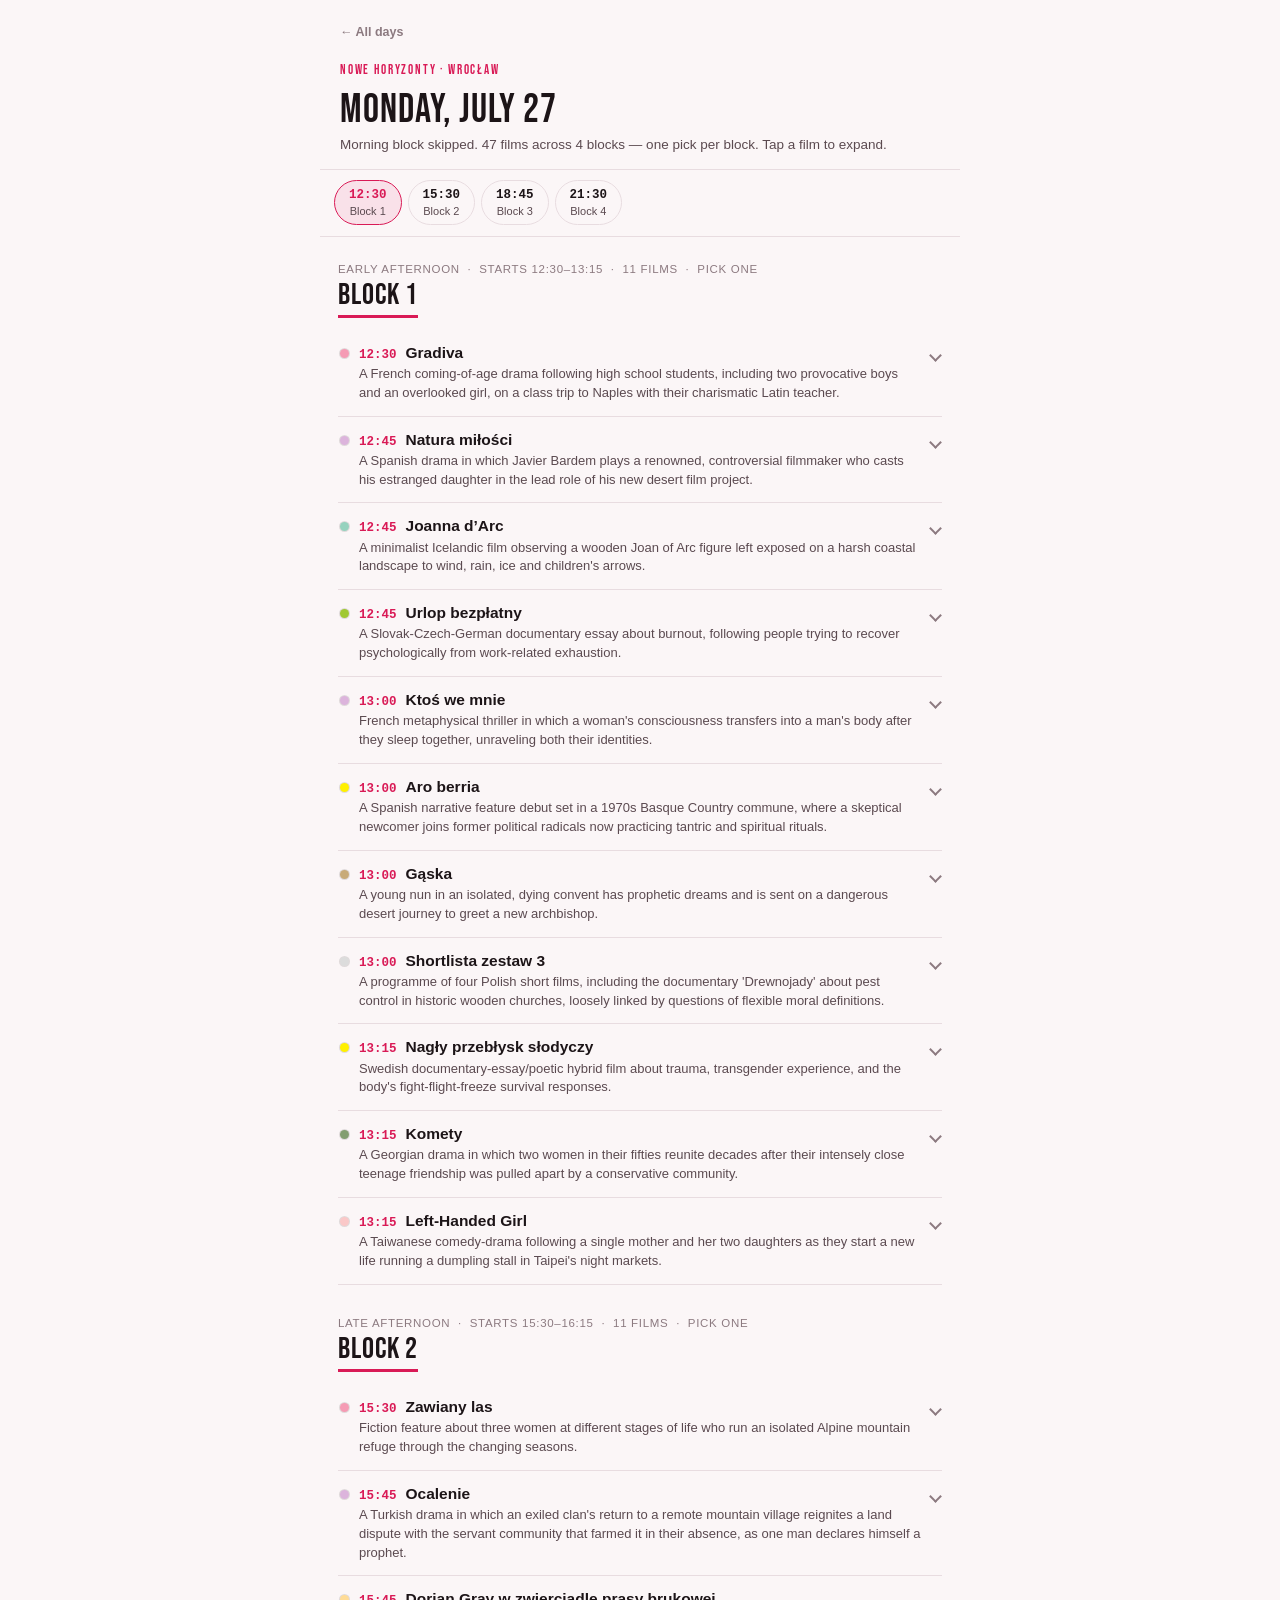
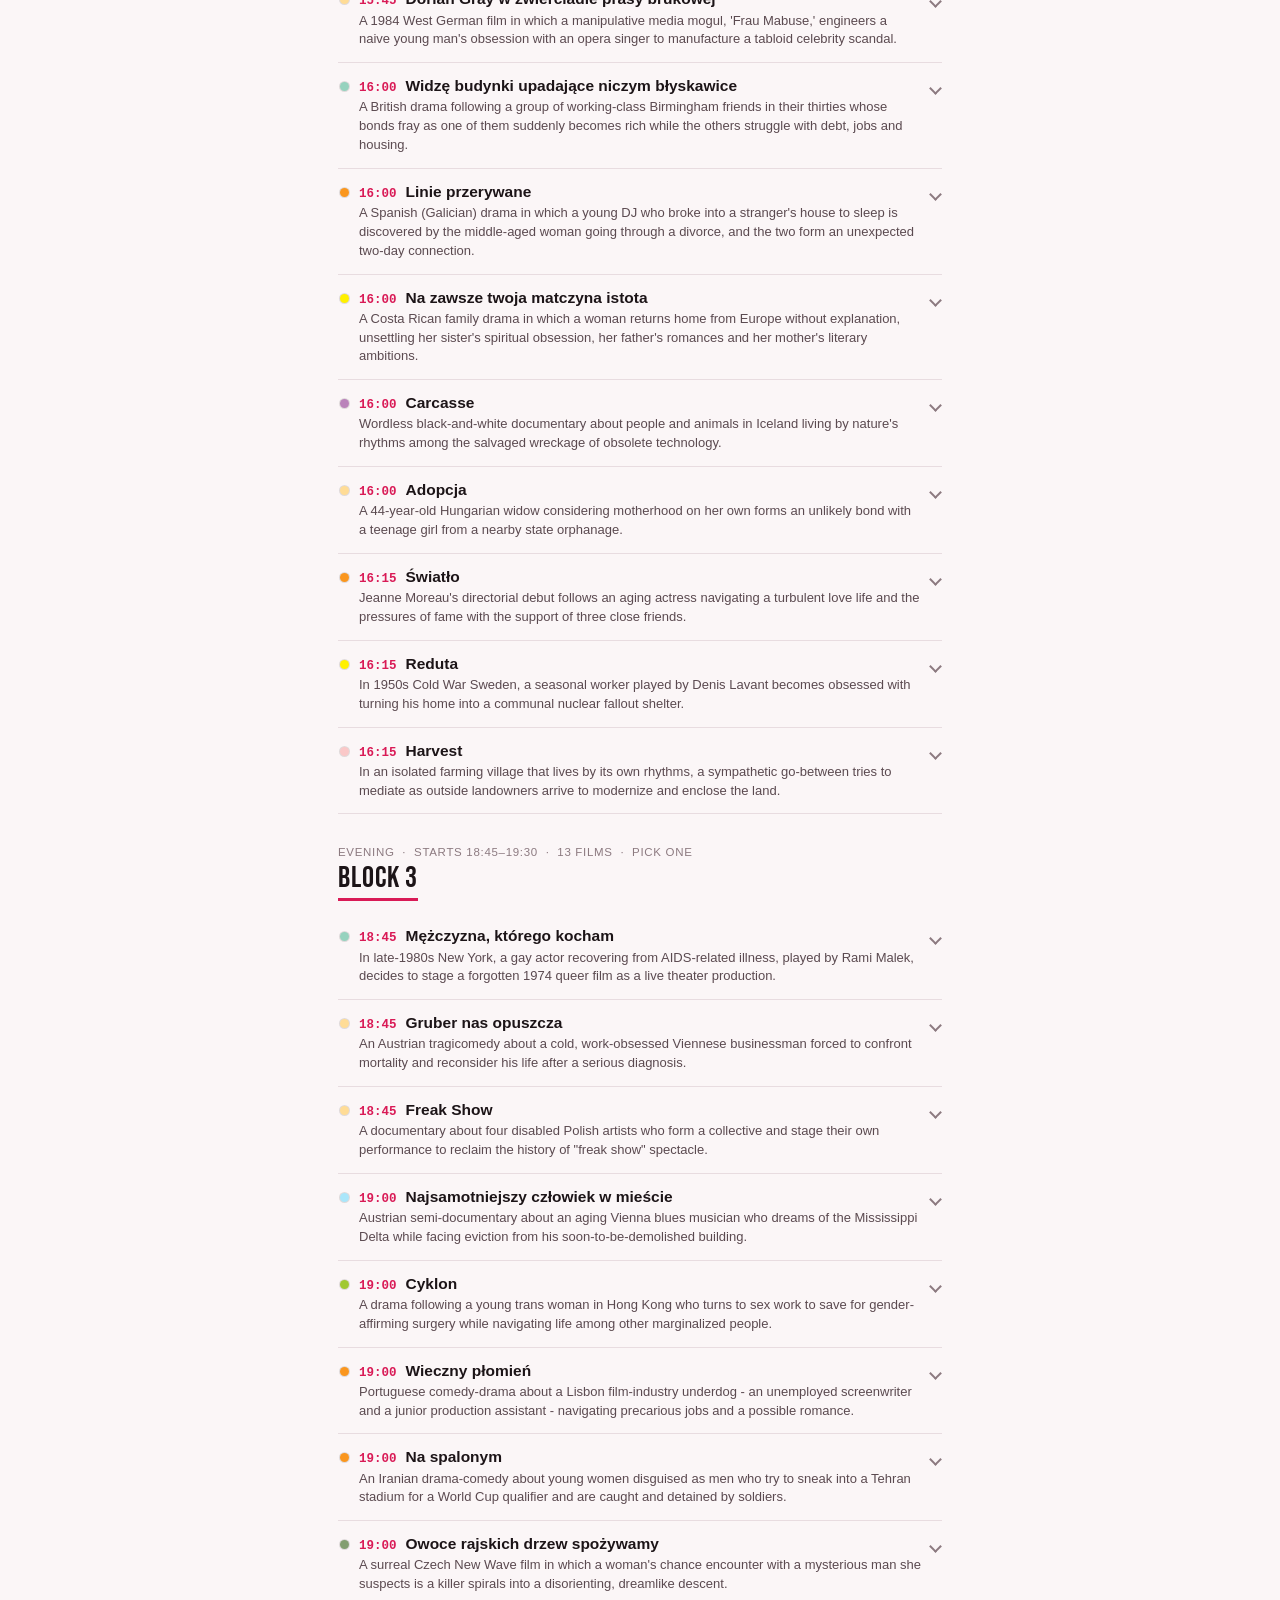
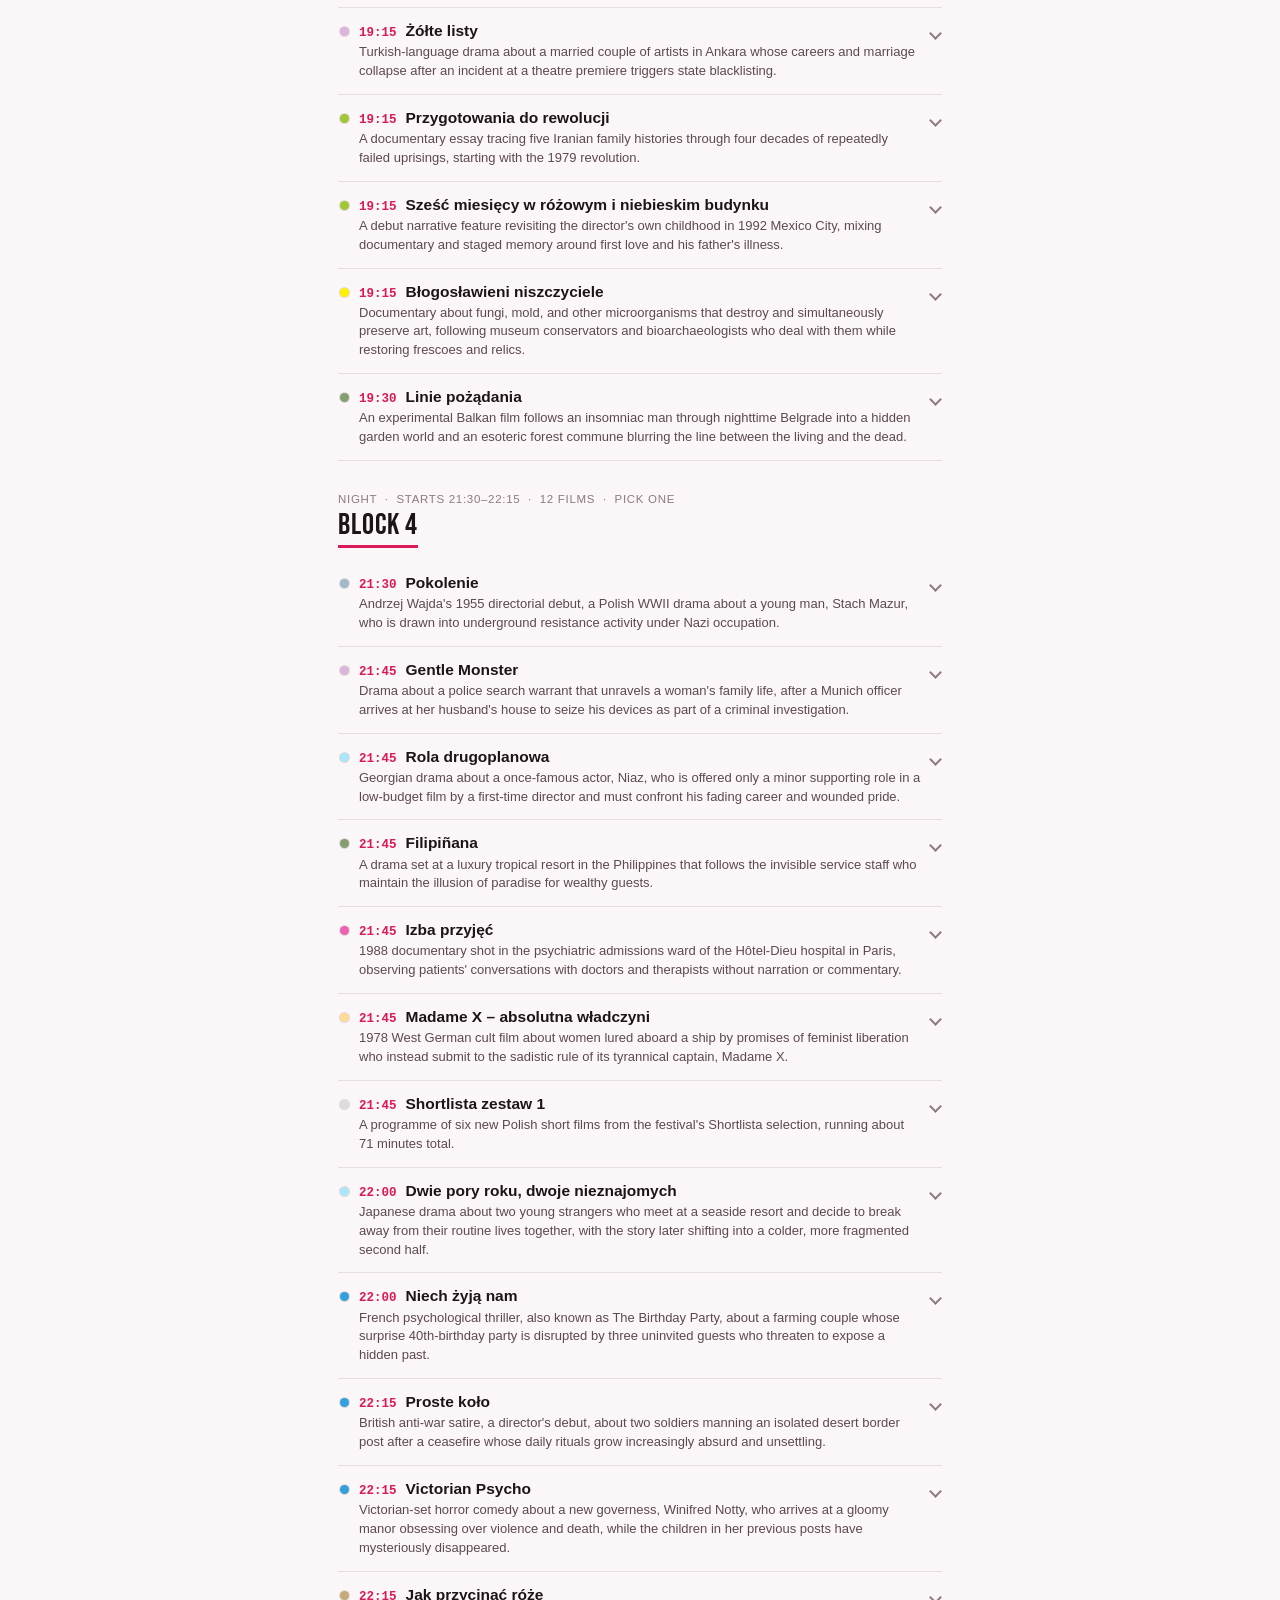
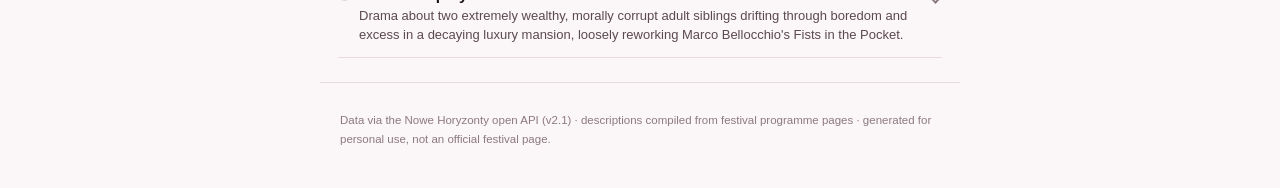
<file: 2026-07-27/index.html>
<!doctype html>
<html lang="en">
<head>
<meta charset="utf-8">
<meta name="viewport" content="width=device-width, initial-scale=1">
<title>Nowe Horyzonty — Monday, July 27</title>
<link rel="stylesheet" href="../assets/style.css">
</head>
<body>
<div class="masthead">
  <a class="back-link" href="../index.html">← All days</a>
  <p class="eyebrow">Nowe Horyzonty · Wrocław</p>
  <h1>Monday, July 27</h1>
  <p class="sub">Morning block skipped. 47 films across 4 blocks — one pick per block. Tap a film to expand.</p>
</div>

<nav class="navbar">
  <a href="#block-0" class="nav-chip"><span class="nav-time">12:30</span><span class="nav-label">Block 1</span></a>
<a href="#block-1" class="nav-chip"><span class="nav-time">15:30</span><span class="nav-label">Block 2</span></a>
<a href="#block-2" class="nav-chip"><span class="nav-time">18:45</span><span class="nav-label">Block 3</span></a>
<a href="#block-3" class="nav-chip"><span class="nav-time">21:30</span><span class="nav-label">Block 4</span></a>
</nav>


    <section class="block" id="block-0">
      <header class="block-header">
        <p class="block-eyebrow">Early Afternoon &nbsp;·&nbsp; starts 12:30–13:15 &nbsp;·&nbsp; 11 films &nbsp;·&nbsp; pick one</p>
        <h2 class="block-title">Block 1</h2>
      </header>
      <div class="film-list">
        
    <details class="film" data-block="0">
      <summary>
        <span class="dot" style="--dot:#F59BB4" aria-hidden="true"></span>
        <span class="summary-main">
          <span class="row-top">
            <time class="time">12:30</time>
            <span class="title">Gradiva</span>
          </span>
          <span class="one-liner">A French coming-of-age drama following high school students, including two provocative boys and an overlooked girl, on a class trip to Naples with their charismatic Latin teacher.</span>
        </span>
        <span class="chev" aria-hidden="true"></span>
      </summary>
      <div class="film-body">
        <img class="poster" src="https://www.nowehoryzonty.pl/pliki/wgrane/image/26nh/katalog/2026/LA_GRADIVA/glw_la-gradiva_film-still_1.jpg_standa.jpg" alt="" loading="lazy">
        <div class="detail-text">
          <p class="title-en">La Gradiva</p>
          <div class="meta-row">
            <span class="chip">12:30–14:55</span>
            <span class="chip">KNH 7</span>
            <span class="chip">2h 25m</span>
            <span class="chip">Francja, 2026</span>
            
          </div>
          <p class="director">Dir. Marine Atlan &nbsp;·&nbsp; <span class="section-name" style="--dot:#F59BB4">Międzynarodowy Konkurs Nowe Horyzonty</span></p>
          <p class="long-desc">Marine Atlan&#x27;s feature debut, inspired by Wilhelm Jensen&#x27;s 1902 novella &#x27;Gradiva,&#x27; follows French high schoolers on a class trip to Naples led by their Latin teacher. It centers on the complicated relationship between two intelligent, provocative male classmates and a female peer they overlook, blurring the line between reality and fantasy. Pompeii&#x27;s preserved ruins serve as a backdrop and metaphor for adolescent desire, memory and the unconscious. It won the Ami Paris Grand Prize at Cannes 2026.</p>
          
          <a class="site-link" href="https://www.nowehoryzonty.pl/program/26/gradiva" target="_blank" rel="noopener">Festival page ↗</a>
        </div>
      </div>
    </details>

    <details class="film" data-block="0">
      <summary>
        <span class="dot" style="--dot:#DCB4DC" aria-hidden="true"></span>
        <span class="summary-main">
          <span class="row-top">
            <time class="time">12:45</time>
            <span class="title">Natura miłości</span>
          </span>
          <span class="one-liner">A Spanish drama in which Javier Bardem plays a renowned, controversial filmmaker who casts his estranged daughter in the lead role of his new desert film project.</span>
        </span>
        <span class="chev" aria-hidden="true"></span>
      </summary>
      <div class="film-body">
        <img class="poster" src="https://www.nowehoryzonty.pl/pliki/wgrane/image/26nh/katalog/2026/EL_SER_QUERIDO/glw_NATURA_MILOSCI_03.jpg_standa.jpg" alt="" loading="lazy">
        <div class="detail-text">
          <p class="title-en">The Beloved</p>
          <div class="meta-row">
            <span class="chip">12:45–15:00</span>
            <span class="chip">KNH 1</span>
            <span class="chip">2h 15m</span>
            <span class="chip">Hiszpania, Francja, 2026</span>
            
          </div>
          <p class="director">Dir. Rodrigo Sorogoyen &nbsp;·&nbsp; <span class="section-name" style="--dot:#DCB4DC">Pokazy Galowe</span></p>
          <p class="long-desc">Directed by Rodrigo Sorogoyen, the film follows Esteban Martínez as he returns to Spain after years working in America to shoot an ambitious film in the desert, casting his daughter Emilía (a supporting actress) in a role that draws criticism from the industry and doubt from Emilía herself. Under the pressure of the shoot and the desert heat, old resentments and guilt resurface between father and daughter. Sorogoyen previously won multiple Goya Awards for Best Director and Screenplay for The Kingdom and Beasts. Cast includes Victoria Luengo, Raúl Arévalo, and Marina Foïs.</p>
          
          <a class="site-link" href="https://www.nowehoryzonty.pl/program/26/natura-milosci" target="_blank" rel="noopener">Festival page ↗</a>
        </div>
      </div>
    </details>

    <details class="film" data-block="0">
      <summary>
        <span class="dot" style="--dot:#96D2BE" aria-hidden="true"></span>
        <span class="summary-main">
          <span class="row-top">
            <time class="time">12:45</time>
            <span class="title">Joanna d’Arc</span>
          </span>
          <span class="one-liner">A minimalist Icelandic film observing a wooden Joan of Arc figure left exposed on a harsh coastal landscape to wind, rain, ice and children&#x27;s arrows.</span>
        </span>
        <span class="chev" aria-hidden="true"></span>
      </summary>
      <div class="film-body">
        <img class="poster" src="https://www.nowehoryzonty.pl/pliki/wgrane/image/26nh/katalog/2026/JOANNADARC/glw_JoA-keystill.jpg_standa.jpg" alt="" loading="lazy">
        <div class="detail-text">
          <p class="title-en">Joan of Arc</p>
          <div class="meta-row">
            <span class="chip">12:45–13:46</span>
            <span class="chip">DCF Lwów</span>
            <span class="chip">1h 01m</span>
            <span class="chip">Islandia, Dania, Francja, 2025</span>
            
          </div>
          <p class="director">Dir. Hlynur Pálmason &nbsp;·&nbsp; <span class="section-name" style="--dot:#96D2BE">Mistrzynie, Mistrzowie</span></p>
          <p class="long-desc">Directed by Hlynur Pálmason (Winter Brothers, Godland), the 61-minute film documents a handmade Joan of Arc figure erected on the Icelandic coast and left to weather storms, sun, and being shot at with children&#x27;s bows. Largely without conventional narrative or dialogue, it uses the enduring/decaying puppet as a meditation on creation and destruction, childhood imagination and impermanence. It can be viewed as a companion piece to Pálmason&#x27;s 2025 film The Love That Remains, though it stands on its own. In Icelandic.</p>
          
          <a class="site-link" href="https://www.nowehoryzonty.pl/program/26/joanna-d-arc" target="_blank" rel="noopener">Festival page ↗</a>
        </div>
      </div>
    </details>

    <details class="film" data-block="0">
      <summary>
        <span class="dot" style="--dot:#A0C832" aria-hidden="true"></span>
        <span class="summary-main">
          <span class="row-top">
            <time class="time">12:45</time>
            <span class="title">Urlop bezpłatny</span>
          </span>
          <span class="one-liner">A Slovak-Czech-German documentary essay about burnout, following people trying to recover psychologically from work-related exhaustion.</span>
        </span>
        <span class="chev" aria-hidden="true"></span>
      </summary>
      <div class="film-body">
        <img class="poster" src="https://www.nowehoryzonty.pl/pliki/wgrane/image/26nh/katalog/2026/NEPLATENE_VOLNO/glw_Action_Item_still04.jpg_standa.jpg" alt="" loading="lazy">
        <div class="detail-text">
          <p class="title-en">Action Item</p>
          <div class="meta-row">
            <span class="chip">12:45–13:52</span>
            <span class="chip">KNH 4</span>
            <span class="chip">1h 07m</span>
            <span class="chip">Słowacja, Czechy, Niemcy, 2025</span>
            <span class="chip chip-qa">Q&amp;A after</span>
          </div>
          <p class="director">Dir. Paula Ďurinová &nbsp;·&nbsp; <span class="section-name" style="--dot:#A0C832">Odkrycia</span></p>
          <p class="long-desc">Director Paula Ďurinová frames burnout as a civilizational illness, using poetic visual experiments to trace how industrial toxins and cultural pressures accumulate in the body and mind. The 67-minute documentary follows individuals attempting to recover from burnout while arguing the problem is systemic rather than individual, framing the film itself as an act of collective, activist filmmaking. It won Best Film at DokuFest (Kosovo) in 2025.</p>
          
          <a class="site-link" href="https://www.nowehoryzonty.pl/program/26/urlop-bezplatny" target="_blank" rel="noopener">Festival page ↗</a>
        </div>
      </div>
    </details>

    <details class="film" data-block="0">
      <summary>
        <span class="dot" style="--dot:#DCB4DC" aria-hidden="true"></span>
        <span class="summary-main">
          <span class="row-top">
            <time class="time">13:00</time>
            <span class="title">Ktoś we mnie</span>
          </span>
          <span class="one-liner">French metaphysical thriller in which a woman&#x27;s consciousness transfers into a man&#x27;s body after they sleep together, unraveling both their identities.</span>
        </span>
        <span class="chev" aria-hidden="true"></span>
      </summary>
      <div class="film-body">
        <img class="poster" src="https://www.nowehoryzonty.pl/pliki/wgrane/image/26nh/katalog/2026/LINCONNUE/glw_THE_UNKNOWN-KTOS_WE_MNIE.png_standa.jpg" alt="" loading="lazy">
        <div class="detail-text">
          <p class="title-en">The Unknown</p>
          <div class="meta-row">
            <span class="chip">13:00–15:19</span>
            <span class="chip">KNH 9</span>
            <span class="chip">2h 19m</span>
            <span class="chip">Francja, Włochy, 2026</span>
            
          </div>
          <p class="director">Dir. Arthur Harari &nbsp;·&nbsp; <span class="section-name" style="--dot:#DCB4DC">Pokazy Galowe</span></p>
          <p class="long-desc">Introverted photographer David meets a mysterious woman, Eva, at a party; after they have sex, Eva finds her mind has somehow moved into David&#x27;s body. The two spiral into an increasingly surreal reality where memory, identity, and physical form no longer hold together. Based on the graphic novel &#x27;The Case of David Zimmerman&#x27;, with Lea Seydoux and Niels Schneider leading and director Radu Jude in a cameo. Won in the main competition at Cannes; contains strobe lighting effects.</p>
          
          <a class="site-link" href="https://www.nowehoryzonty.pl/program/26/ktos-we-mnie" target="_blank" rel="noopener">Festival page ↗</a>
        </div>
      </div>
    </details>

    <details class="film" data-block="0">
      <summary>
        <span class="dot" style="--dot:#FFF000" aria-hidden="true"></span>
        <span class="summary-main">
          <span class="row-top">
            <time class="time">13:00</time>
            <span class="title">Aro berria</span>
          </span>
          <span class="one-liner">A Spanish narrative feature debut set in a 1970s Basque Country commune, where a skeptical newcomer joins former political radicals now practicing tantric and spiritual rituals.</span>
        </span>
        <span class="chev" aria-hidden="true"></span>
      </summary>
      <div class="film-body">
        <img class="poster" src="https://www.nowehoryzonty.pl/pliki/wgrane/image/26nh/katalog/2026/ARO_BERRIA/glw_AroBerria_Still_01_DEFAULT.jpg_standa.jpg" alt="" loading="lazy">
        <div class="detail-text">
          <p class="title-en">New Age</p>
          <div class="meta-row">
            <span class="chip">13:00–14:41</span>
            <span class="chip">DCF Lalka</span>
            <span class="chip">1h 42m</span>
            <span class="chip">Hiszpania, 2025</span>
            
          </div>
          <p class="director">Dir. Irati Gorostidi Agirretxe &nbsp;·&nbsp; <span class="section-name" style="--dot:#FFF000">Trzecie Oko: Klub Złamanych Serc</span></p>
          <p class="long-desc">Directed by Irati Gorostidi Agirretxe, the 101-minute film is set in post-Franco Spain in a commune founded by former political activists who withdrew from activism into spiritual and tantric practice. A woman named Eme joins the group of old comrades but remains an observant outsider, ambivalent about their collective rituals. The film watches the commune&#x27;s dynamics without judgment, capturing both its communal ideals and the potential for abuse within it.</p>
          
          <a class="site-link" href="https://www.nowehoryzonty.pl/program/26/aro-berria" target="_blank" rel="noopener">Festival page ↗</a>
        </div>
      </div>
    </details>

    <details class="film" data-block="0">
      <summary>
        <span class="dot" style="--dot:#C8AA78" aria-hidden="true"></span>
        <span class="summary-main">
          <span class="row-top">
            <time class="time">13:00</time>
            <span class="title">Gąska</span>
          </span>
          <span class="one-liner">A young nun in an isolated, dying convent has prophetic dreams and is sent on a dangerous desert journey to greet a new archbishop.</span>
        </span>
        <span class="chev" aria-hidden="true"></span>
      </summary>
      <div class="film-body">
        <img class="poster" src="https://www.nowehoryzonty.pl/pliki/wgrane/image/26nh/katalog/2026/OCA/glw_OCA_Still1-Rafaela.jpg_standa.jpg" alt="" loading="lazy">
        <div class="detail-text">
          <p class="title-en">Oca</p>
          <div class="meta-row">
            <span class="chip">13:00–14:49</span>
            <span class="chip">KNH 2</span>
            <span class="chip">1h 49m</span>
            <span class="chip">Meksyk, Argentyna, 2025</span>
            <span class="chip chip-qa">Q&amp;A after</span>
          </div>
          <p class="director">Dir. Karla Badillo &nbsp;·&nbsp; <span class="section-name" style="--dot:#C8AA78">Tropikalny Gotyk</span></p>
          <p class="long-desc">Rafaela, a nun at a struggling, isolated convent, experiences disturbing visions that may be prophecies. When the community must send someone across the desert to welcome a newly appointed archbishop, she is chosen for the journey. Along the way she encounters other pilgrims, each one reflecting back a piece of the world she is trying to escape. Directed by Karla Badillo (Mexico/Argentina, 2025), the film draws on Buñuel-style irony and dry humor, and its structure and title reference the Spanish board game Juego de la Oca (Game of Geese).</p>
          
          <a class="site-link" href="https://www.nowehoryzonty.pl/program/26/gaska" target="_blank" rel="noopener">Festival page ↗</a>
        </div>
      </div>
    </details>

    <details class="film" data-block="0">
      <summary>
        <span class="dot" style="--dot:#DCDCDC" aria-hidden="true"></span>
        <span class="summary-main">
          <span class="row-top">
            <time class="time">13:00</time>
            <span class="title">Shortlista zestaw 3</span>
          </span>
          <span class="one-liner">A programme of four Polish short films, including the documentary &#x27;Drewnojady&#x27; about pest control in historic wooden churches, loosely linked by questions of flexible moral definitions.</span>
        </span>
        <span class="chev" aria-hidden="true"></span>
      </summary>
      <div class="film-body">
        <img class="poster" src="https://www.nowehoryzonty.pl/pliki/wgrane/image/26nh/katalog/2026/DREWNOJADY/glw_Still1.Drewnojady_Woodeaters_dir.Julia_Pelka.jpg_standa.jpg" alt="" loading="lazy">
        <div class="detail-text">
          <p class="title-en">Shortlist Set 3</p>
          <div class="meta-row">
            <span class="chip">13:00–14:24</span>
            <span class="chip">KNH 5</span>
            <span class="chip">1h 24m</span>
            <span class="chip">, None</span>
            <span class="chip chip-qa">Q&amp;A after</span>
          </div>
          <p class="director">Dir.  &nbsp;·&nbsp; <span class="section-name" style="--dot:#DCDCDC">Shortlista</span></p>
          <p class="long-desc">This anthology, part of the Nowe Horyzonty festival&#x27;s Polish short-film competition, gathers four works: the documentary Drewnojady (Woodeaters), about an entomologist tackling wood-eating insects in historic churches; Kobieta w morzu (Woman in the Sea); Kontrewers; and Już mnie nie ma (I&#x27;m Gone). Mixing documentary and experimental approaches, the set is loosely connected by intimate character studies that question easy assumptions about intention and blame. Individual shorts are not detailed separately here.</p>
          <p class="short-note">+ preceded by short: <em>Drewnojady</em> (15m)</p>
          <a class="site-link" href="https://www.nowehoryzonty.pl/program/26/shortlista-zestaw-3" target="_blank" rel="noopener">Festival page ↗</a>
        </div>
      </div>
    </details>

    <details class="film" data-block="0">
      <summary>
        <span class="dot" style="--dot:#FFF000" aria-hidden="true"></span>
        <span class="summary-main">
          <span class="row-top">
            <time class="time">13:15</time>
            <span class="title">Nagły przebłysk słodyczy</span>
          </span>
          <span class="one-liner">Swedish documentary-essay/poetic hybrid film about trauma, transgender experience, and the body&#x27;s fight-flight-freeze survival responses.</span>
        </span>
        <span class="chev" aria-hidden="true"></span>
      </summary>
      <div class="film-body">
        <img class="poster" src="https://www.nowehoryzonty.pl/pliki/wgrane/image/26nh/katalog/2026/EN_LJUVLIGHET_FRAN_INGENSTANS/glw_A_SWEETNESS_FORM_NOWHERE_ESTER_BERGSMARK_OUTPLAY_03.jpg_standa.jpg" alt="" loading="lazy">
        <div class="detail-text">
          <p class="title-en">A Sweetness from Nowhere</p>
          <div class="meta-row">
            <span class="chip">13:15–14:45</span>
            <span class="chip">KNH 3</span>
            <span class="chip">1h 30m</span>
            <span class="chip">Szwecja, Norwegia, 2026</span>
            <span class="chip chip-qa">Q&amp;A after</span>
          </div>
          <p class="director">Dir. Ester Bergsmark &nbsp;·&nbsp; <span class="section-name" style="--dot:#FFF000">Trzecie Oko: Klub Złamanych Serc</span></p>
          <p class="long-desc">Artist Ester Bergsmark examines the physiological &quot;fight, flight, and freeze&quot; responses to danger, focusing on freezing as a means of surviving withdrawal and trauma. The film asks how a person returns to life after a long period of shutting down, and whether art can break through that paralysis. Blending documentary essay, poetic imagery, and fairy-tale elements, it draws on Bergsmark&#x27;s own experience of the hostility faced daily as a transgender person, using images of animals feigning death and other survival strategies in nature as recurring motifs. The Sweden/Norway production (2026, 90 min) premiered at CPH:DOX and carries a strobing-lights warning.</p>
          
          <a class="site-link" href="https://www.nowehoryzonty.pl/program/26/nagly-przeblysk-slodyczy" target="_blank" rel="noopener">Festival page ↗</a>
        </div>
      </div>
    </details>

    <details class="film" data-block="0">
      <summary>
        <span class="dot" style="--dot:#839E70" aria-hidden="true"></span>
        <span class="summary-main">
          <span class="row-top">
            <time class="time">13:15</time>
            <span class="title">Komety</span>
          </span>
          <span class="one-liner">A Georgian drama in which two women in their fifties reunite decades after their intensely close teenage friendship was pulled apart by a conservative community.</span>
        </span>
        <span class="chev" aria-hidden="true"></span>
      </summary>
      <div class="film-body">
        <img class="poster" src="https://www.nowehoryzonty.pl/pliki/wgrane/image/26nh/katalog/2026/KOMETY/glw_comets_stills_1.1.9.tif_standa.jpg" alt="" loading="lazy">
        <div class="detail-text">
          <p class="title-en">Comets</p>
          <div class="meta-row">
            <span class="chip">13:15–14:26</span>
            <span class="chip">DCF W-wa</span>
            <span class="chip">1h 11m</span>
            <span class="chip">Gruzja, 2019</span>
            
          </div>
          <p class="director">Dir. Tamar Shavgulidze &nbsp;·&nbsp; <span class="section-name" style="--dot:#839E70">Garden Party</span></p>
          <p class="long-desc">Directed by Tamar Shavgulidze, the film follows Irina and Nana, inseparable as teenagers in Tbilisi until their closeness became too conspicuous for their conservative surroundings. Now 55 and meeting again at the summer house where they once spent their youth, they navigate old unspoken feelings through glances, silences and careful conversation; Nana has since married, had children and still lives there, while Irina returns after decades away. The 71-minute film premiered at the Toronto International Film Festival and won the Jury Prize at the Chéries-Chéris Film Festival in 2020.</p>
          
          <a class="site-link" href="https://www.nowehoryzonty.pl/program/26/komety" target="_blank" rel="noopener">Festival page ↗</a>
        </div>
      </div>
    </details>

    <details class="film" data-block="0">
      <summary>
        <span class="dot" style="--dot:#FAC8C8" aria-hidden="true"></span>
        <span class="summary-main">
          <span class="row-top">
            <time class="time">13:15</time>
            <span class="title">Left-Handed Girl</span>
          </span>
          <span class="one-liner">A Taiwanese comedy-drama following a single mother and her two daughters as they start a new life running a dumpling stall in Taipei&#x27;s night markets.</span>
        </span>
        <span class="chev" aria-hidden="true"></span>
      </summary>
      <div class="film-body">
        <img class="poster" src="https://www.nowehoryzonty.pl/pliki/wgrane/image/26nh/katalog/2026/LEFTHANDED_GIRL/glw_LEFT-HANDED_GIRL._TO_BYLA_REKA..._DIABLA_3.jpeg_standa.jpg" alt="" loading="lazy">
        <div class="detail-text">
          
          <div class="meta-row">
            <span class="chip">13:15–15:03</span>
            <span class="chip">DCF Polonia</span>
            <span class="chip">1h 48m</span>
            <span class="chip">Tajwan, Francja, USA, Wielka Brytania, 2025</span>
            
          </div>
          <p class="director">Dir. Tsou Shih-Ching &nbsp;·&nbsp; <span class="section-name" style="--dot:#FAC8C8">Sezon</span></p>
          <p class="long-desc">Directed by Tsou Shih-Ching, this debut feature follows Shu-Fen, a struggling single mother, and her daughters — young adult I-Ann, who works at a betel nut shop, and precocious child I-Jing, who explores the neon-lit market where they now live. The film traces family bonds among women marked by both fracture and tenderness against Taipei&#x27;s street-level energy. It won the Gan Foundation Award for Distribution at Cannes 2025. Runtime 108 minutes.</p>
          
          <a class="site-link" href="https://www.nowehoryzonty.pl/program/26/left-handed-girl" target="_blank" rel="noopener">Festival page ↗</a>
        </div>
      </div>
    </details>
      </div>
    </section>

    <section class="block" id="block-1">
      <header class="block-header">
        <p class="block-eyebrow">Late Afternoon &nbsp;·&nbsp; starts 15:30–16:15 &nbsp;·&nbsp; 11 films &nbsp;·&nbsp; pick one</p>
        <h2 class="block-title">Block 2</h2>
      </header>
      <div class="film-list">
        
    <details class="film" data-block="1">
      <summary>
        <span class="dot" style="--dot:#F59BB4" aria-hidden="true"></span>
        <span class="summary-main">
          <span class="row-top">
            <time class="time">15:30</time>
            <span class="title">Zawiany las</span>
          </span>
          <span class="one-liner">Fiction feature about three women at different stages of life who run an isolated Alpine mountain refuge through the changing seasons.</span>
        </span>
        <span class="chev" aria-hidden="true"></span>
      </summary>
      <div class="film-body">
        <img class="poster" src="https://www.nowehoryzonty.pl/pliki/wgrane/image/26nh/katalog/2026/FORET_IVRE/glw_cast_Salom_Richard_et_Arthur_Marbaix_copyright_The_Blue_raincoat.png_standa.jpg" alt="" loading="lazy">
        <div class="detail-text">
          <p class="title-en">Forest High</p>
          <div class="meta-row">
            <span class="chip">15:30–17:12</span>
            <span class="chip">KNH 7</span>
            <span class="chip">1h 42m</span>
            <span class="chip">Belgia, Francja, 2026</span>
            <span class="chip chip-qa">Q&amp;A after</span>
          </div>
          <p class="director">Dir. Manon Coubia &nbsp;·&nbsp; <span class="section-name" style="--dot:#F59BB4">Międzynarodowy Konkurs Nowe Horyzonty</span></p>
          <p class="long-desc">Shot on 16mm and set in a remote alpine hut, the film follows three women in different life stages who each tend the refuge and its guests. For one, isolation is a trap; for another, a necessity; for the third, a chosen peace. Fiction is woven into observational scenes of shifting weather, seasons, local legends, and passing travelers. This is director Manon Coubia&#x27;s debut feature, which premiered in the Perspectives section at the 2026 Berlinale and won a special jury distinction.</p>
          
          <a class="site-link" href="https://www.nowehoryzonty.pl/program/26/zawiany-las" target="_blank" rel="noopener">Festival page ↗</a>
        </div>
      </div>
    </details>

    <details class="film" data-block="1">
      <summary>
        <span class="dot" style="--dot:#DCB4DC" aria-hidden="true"></span>
        <span class="summary-main">
          <span class="row-top">
            <time class="time">15:45</time>
            <span class="title">Ocalenie</span>
          </span>
          <span class="one-liner">A Turkish drama in which an exiled clan&#x27;s return to a remote mountain village reignites a land dispute with the servant community that farmed it in their absence, as one man declares himself a prophet.</span>
        </span>
        <span class="chev" aria-hidden="true"></span>
      </summary>
      <div class="film-body">
        <img class="poster" src="https://www.nowehoryzonty.pl/pliki/wgrane/image/26nh/katalog/2026/KURTULUS/glw_Salvation_07.jpg_standa.jpg" alt="" loading="lazy">
        <div class="detail-text">
          <p class="title-en">Salvation</p>
          <div class="meta-row">
            <span class="chip">15:45–17:45</span>
            <span class="chip">KNH 1</span>
            <span class="chip">2h</span>
            <span class="chip">Turcja, Francja, Holandia, Grecja, Szwecja, Arabia Saudyjska, 2026</span>
            
          </div>
          <p class="director">Dir. Emin Alper &nbsp;·&nbsp; <span class="section-name" style="--dot:#DCB4DC">Pokazy Galowe</span></p>
          <p class="long-desc">Directed by Emin Alper, the film is set in a remote Turkish mountain village where the returning Bezarich clan reopens old conflicts over land ownership with the Hazeran family, who worked the fields during their exile. As boundaries and loyalties blur, Mesut — brother of the local leader — becomes gripped by religious fervor, casting himself as a prophet and rallying men to aggression in the name of tradition and defense. The film won the Silver Bear (Grand Jury Prize) at Berlinale 2026 and the Golden Gate Award at the San Francisco International Film Festival. Runtime 120 minutes.</p>
          
          <a class="site-link" href="https://www.nowehoryzonty.pl/program/26/ocalenie" target="_blank" rel="noopener">Festival page ↗</a>
        </div>
      </div>
    </details>

    <details class="film" data-block="1">
      <summary>
        <span class="dot" style="--dot:#FFDC96" aria-hidden="true"></span>
        <span class="summary-main">
          <span class="row-top">
            <time class="time">15:45</time>
            <span class="title">Dorian Gray w zwierciadle prasy brukowej</span>
          </span>
          <span class="one-liner">A 1984 West German film in which a manipulative media mogul, &#x27;Frau Mabuse,&#x27; engineers a naive young man&#x27;s obsession with an opera singer to manufacture a tabloid celebrity scandal.</span>
        </span>
        <span class="chev" aria-hidden="true"></span>
      </summary>
      <div class="film-body">
        <img class="poster" src="https://www.nowehoryzonty.pl/pliki/wgrane/image/26nh/katalog/2026/DORIANGRAYWZWIERCIADLEPRASYBRUKOWEJ/glw_Dorian_Gray_in_the_Mirror_of_the_Tabloids_2.jpg_standa.jpg" alt="" loading="lazy">
        <div class="detail-text">
          <p class="title-en">Dorian Gray in the Mirror of the Yellow Press</p>
          <div class="meta-row">
            <span class="chip">15:45–18:16</span>
            <span class="chip">DCF Lwów</span>
            <span class="chip">2h 31m</span>
            <span class="chip">Niemcy, 1984</span>
            
          </div>
          <p class="director">Dir. Ulrike Ottinger &nbsp;·&nbsp; <span class="section-name" style="--dot:#FFDC96">Retrospektywa: Ulrike Ottinger</span></p>
          <p class="long-desc">Directed by Ulrike Ottinger, this New German Cinema work follows Frau Mabuse, a media magnate who invites a naive young aesthete to an opera premiere and orchestrates his infatuation with the lead soprano purely to generate a story that will sell newspapers. The film pits the spirituality of love and art against the tabloid press&#x27;s manipulation of public opinion, siding with art and human dignity against media and capitalist control. It won a Special Jury Prize for artistic conception in Florence and an Audience Award at Sceaux, France, both in 1984. Runtime 151 minutes.</p>
          
          <a class="site-link" href="https://www.nowehoryzonty.pl/program/26/dorian-gray-w-zwierciadle-prasy-brukowej" target="_blank" rel="noopener">Festival page ↗</a>
        </div>
      </div>
    </details>

    <details class="film" data-block="1">
      <summary>
        <span class="dot" style="--dot:#96D2BE" aria-hidden="true"></span>
        <span class="summary-main">
          <span class="row-top">
            <time class="time">16:00</time>
            <span class="title">Widzę budynki upadające niczym błyskawice</span>
          </span>
          <span class="one-liner">A British drama following a group of working-class Birmingham friends in their thirties whose bonds fray as one of them suddenly becomes rich while the others struggle with debt, jobs and housing.</span>
        </span>
        <span class="chev" aria-hidden="true"></span>
      </summary>
      <div class="film-body">
        <img class="poster" src="https://www.nowehoryzonty.pl/pliki/wgrane/image/26nh/katalog/2026/I_SEE_BUILDINGS_FALL_LIKE_LIGHTNING/glw_MAIN_PHOTO_92_ISBFLL-DAY27-81332Chris_Harris.jpg_standa.jpg" alt="" loading="lazy">
        <div class="detail-text">
          <p class="title-en">I See Buildings Fall Like Lightning</p>
          <div class="meta-row">
            <span class="chip">16:00–17:49</span>
            <span class="chip">KNH 9</span>
            <span class="chip">1h 49m</span>
            <span class="chip">Wielka Brytania, 2026</span>
            
          </div>
          <p class="director">Dir. Clio Barnard &nbsp;·&nbsp; <span class="section-name" style="--dot:#96D2BE">Mistrzynie, Mistrzowie</span></p>
          <p class="long-desc">Directed by Clio Barnard and adapted from Kieran Goddard&#x27;s book, the film tracks a circle of friends from Birmingham navigating adulthood amid Britain&#x27;s housing crisis and precarious work. When one friend unexpectedly comes into wealth, the group&#x27;s dynamic shifts, exposing ambitions, resentments and the widening gap between those with opportunity and those without. Made in the socially conscious tradition of Ken Loach, it won the Audience Award in the Directors&#x27; Fortnight at Cannes. Runtime 109 minutes.</p>
          
          <a class="site-link" href="https://www.nowehoryzonty.pl/program/26/widze-budynki-upadajace-niczym-blyskawice" target="_blank" rel="noopener">Festival page ↗</a>
        </div>
      </div>
    </details>

    <details class="film" data-block="1">
      <summary>
        <span class="dot" style="--dot:#FA961E" aria-hidden="true"></span>
        <span class="summary-main">
          <span class="row-top">
            <time class="time">16:00</time>
            <span class="title">Linie przerywane</span>
          </span>
          <span class="one-liner">A Spanish (Galician) drama in which a young DJ who broke into a stranger&#x27;s house to sleep is discovered by the middle-aged woman going through a divorce, and the two form an unexpected two-day connection.</span>
        </span>
        <span class="chev" aria-hidden="true"></span>
      </summary>
      <div class="film-body">
        <img class="poster" src="https://www.nowehoryzonty.pl/pliki/wgrane/image/26nh/katalog/2026/AS_LINAS_DESCONTINUAS/glw_2_Still_2025-09-23_110516_1.2.41.jpg_standa.jpg" alt="" loading="lazy">
        <div class="detail-text">
          <p class="title-en">The Dashed Lines</p>
          <div class="meta-row">
            <span class="chip">16:00–17:27</span>
            <span class="chip">DCF Lalka</span>
            <span class="chip">1h 28m</span>
            <span class="chip">Hiszpania, 2025</span>
            <span class="chip chip-qa">Q&amp;A after</span>
          </div>
          <p class="director">Dir. Anxos Fazáns &nbsp;·&nbsp; <span class="section-name" style="--dot:#FA961E">Smart 7</span></p>
          <p class="long-desc">Directed by Anxos Fazáns, the film opens with Denís, a young DJ, breaking into a suburban home with acquaintances one night and falling asleep in a bedroom. The homeowner, Bea, a middle-aged woman in the midst of divorce and moving out of her longtime home, finds him there the next morning. Over the two days that follow, the unlikely pair — despite their very different circumstances — open up to each other within the film&#x27;s intimate, confined setting. It won the Rambal Prize for Best Screenplay at Gijón Film Festival 2025. Runtime 87 minutes, in Galician.</p>
          
          <a class="site-link" href="https://www.nowehoryzonty.pl/program/26/linie-przerywane" target="_blank" rel="noopener">Festival page ↗</a>
        </div>
      </div>
    </details>

    <details class="film" data-block="1">
      <summary>
        <span class="dot" style="--dot:#FFF000" aria-hidden="true"></span>
        <span class="summary-main">
          <span class="row-top">
            <time class="time">16:00</time>
            <span class="title">Na zawsze twoja matczyna istota</span>
          </span>
          <span class="one-liner">A Costa Rican family drama in which a woman returns home from Europe without explanation, unsettling her sister&#x27;s spiritual obsession, her father&#x27;s romances and her mother&#x27;s literary ambitions.</span>
        </span>
        <span class="chev" aria-hidden="true"></span>
      </summary>
      <div class="film-body">
        <img class="poster" src="https://www.nowehoryzonty.pl/pliki/wgrane/image/26nh/katalog/2026/SIEMPRE_SOY_TU_ANIMAL_MATERNO/glw_2.jpg_standa.jpg" alt="" loading="lazy">
        <div class="detail-text">
          <p class="title-en">Forever Your Maternal Animal</p>
          <div class="meta-row">
            <span class="chip">16:00–17:48</span>
            <span class="chip">KNH 8</span>
            <span class="chip">1h 48m</span>
            <span class="chip">Belgia, Francja, Meksyk, 2026</span>
            
          </div>
          <p class="director">Dir. Valentina Maurel &nbsp;·&nbsp; <span class="section-name" style="--dot:#FFF000">Trzecie Oko: Klub Złamanych Serc</span></p>
          <p class="long-desc">Directed by Valentina Maurel, the film follows Elsa, who returns to Costa Rica after years abroad without saying why or how long she&#x27;ll stay, ignoring calls from a boyfriend back in Belgium. She finds her family fraying in different directions: her sister Amalia spiraling into obsession and spiritual delusion, her father drifting between romantic relationships, and her mother preoccupied with publishing poetry from her youth. Set against the rhythm of San José, the film examines women trying to define themselves outside assigned family roles. It won the acting award in the Un Certain Regard section at Cannes 2026. Runtime 108 minutes, in Spanish.</p>
          
          <a class="site-link" href="https://www.nowehoryzonty.pl/program/26/na-zawsze-twoja-matczyna-istota" target="_blank" rel="noopener">Festival page ↗</a>
        </div>
      </div>
    </details>

    <details class="film" data-block="1">
      <summary>
        <span class="dot" style="--dot:#BA83BA" aria-hidden="true"></span>
        <span class="summary-main">
          <span class="row-top">
            <time class="time">16:00</time>
            <span class="title">Carcasse</span>
          </span>
          <span class="one-liner">Wordless black-and-white documentary about people and animals in Iceland living by nature&#x27;s rhythms among the salvaged wreckage of obsolete technology.</span>
        </span>
        <span class="chev" aria-hidden="true"></span>
      </summary>
      <div class="film-body">
        <img class="poster" src="https://www.nowehoryzonty.pl/pliki/wgrane/image/26nh/katalog/2026/CARCASSE/glw_carcasse_plane.jpg_standa.jpg" alt="" loading="lazy">
        <div class="detail-text">
          
          <div class="meta-row">
            <span class="chip">16:00–17:20</span>
            <span class="chip">KNH 5</span>
            <span class="chip">1h 20m</span>
            <span class="chip">Francja, Islandia, 2017</span>
            <span class="chip chip-qa">Q&amp;A after</span>
          </div>
          <p class="director">Dir. Clémentine Roy, Gústav Geir Bollason &nbsp;·&nbsp; <span class="section-name" style="--dot:#BA83BA">Lost Lost Lost</span></p>
          <p class="long-desc">Shot with no dialogue in black and white, Carcasse observes human and animal life in Iceland shaped by entropy and the landscape. It imagines a kind of future in which humanity has returned to older, more archaic survival methods, with a new order emerging from collapse. Local communities repurpose obsolete technology in inventive ways, including an abandoned aircraft used as a barn. Directed by Clémentine Roy and Gústav Geir Bollason (France/Iceland, 2017, 60 min), the project also produced a companion book and film installation made with local farmers.</p>
          <p class="short-note">+ preceded by short: <em>Królestwa</em> (20m)</p>
          <a class="site-link" href="https://www.nowehoryzonty.pl/program/26/carcasse" target="_blank" rel="noopener">Festival page ↗</a>
        </div>
      </div>
    </details>

    <details class="film" data-block="1">
      <summary>
        <span class="dot" style="--dot:#FFDC96" aria-hidden="true"></span>
        <span class="summary-main">
          <span class="row-top">
            <time class="time">16:00</time>
            <span class="title">Adopcja</span>
          </span>
          <span class="one-liner">A 44-year-old Hungarian widow considering motherhood on her own forms an unlikely bond with a teenage girl from a nearby state orphanage.</span>
        </span>
        <span class="chev" aria-hidden="true"></span>
      </summary>
      <div class="film-body">
        <img class="poster" src="https://www.nowehoryzonty.pl/pliki/wgrane/image/26nh/katalog/2026/ADOPCJA/glw_MESADO_orokbefogadas_adoption_03_c_magda_b_muller.jpg_standa.jpg" alt="" loading="lazy">
        <div class="detail-text">
          <p class="title-en">Adoption</p>
          <div class="meta-row">
            <span class="chip">16:00–17:27</span>
            <span class="chip">KNH 2</span>
            <span class="chip">1h 27m</span>
            <span class="chip">Węgry, 1975</span>
            
          </div>
          <p class="director">Dir. Márta Mészáros &nbsp;·&nbsp; <span class="section-name" style="--dot:#FFDC96">Retrospektywa: Márta Mészáros</span></p>
          <p class="long-desc">Directed by Márta Mészáros (Hungary, 1975, black and white, 87 min, Hungarian with subtitles), the film centers on Kata, a middle-aged factory worker who wants a child but rejects the compromises her married lover offers, and Anna, a teenager from a state orphanage seeking permission to marry against the institution&#x27;s wishes. Their growing friendship becomes the film&#x27;s core, exploring motherhood, independence and self-determination outside conventional family roles. It won the Golden Bear at the 1975 Berlin Film Festival, making Mészáros the first woman to win a major festival&#x27;s top prize. The festival page flags sensitive content without specifying details.</p>
          
          <a class="site-link" href="https://www.nowehoryzonty.pl/program/26/adopcja" target="_blank" rel="noopener">Festival page ↗</a>
        </div>
      </div>
    </details>

    <details class="film" data-block="1">
      <summary>
        <span class="dot" style="--dot:#FA961E" aria-hidden="true"></span>
        <span class="summary-main">
          <span class="row-top">
            <time class="time">16:15</time>
            <span class="title">Światło</span>
          </span>
          <span class="one-liner">Jeanne Moreau&#x27;s directorial debut follows an aging actress navigating a turbulent love life and the pressures of fame with the support of three close friends.</span>
        </span>
        <span class="chev" aria-hidden="true"></span>
      </summary>
      <div class="film-body">
        <img class="poster" src="https://www.nowehoryzonty.pl/pliki/wgrane/image/26nh/katalog/2026/SWIATLO/glw_LUMIRE_02.jpg_standa.jpg" alt="" loading="lazy">
        <div class="detail-text">
          <p class="title-en">Light</p>
          <div class="meta-row">
            <span class="chip">16:15–17:58</span>
            <span class="chip">DCF W-wa</span>
            <span class="chip">1h 43m</span>
            <span class="chip">Francja, Włochy, 1976</span>
            
          </div>
          <p class="director">Dir. Jeanne Moreau &nbsp;·&nbsp; <span class="section-name" style="--dot:#FA961E">Pokazy Specjalne</span></p>
          <p class="long-desc">Written, directed by, and starring Jeanne Moreau (France/Italy, 1976, color, 103 min, French with subtitles), the film follows Sarah, a celebrated but aging actress confronting the emotional toll of an uncompromising career and unstable romances. Surrounded by three female friends, she tries to reorganize her personal life while a more fragile person emerges from behind her public image as a fearless star. The character was partly inspired by Moreau&#x27;s own experiences in the film industry. Cast includes Lucia Bosè, Bruno Ganz, Francine Racette and Caroline Cartier.</p>
          
          <a class="site-link" href="https://www.nowehoryzonty.pl/program/26/swiatlo" target="_blank" rel="noopener">Festival page ↗</a>
        </div>
      </div>
    </details>

    <details class="film" data-block="1">
      <summary>
        <span class="dot" style="--dot:#FFF000" aria-hidden="true"></span>
        <span class="summary-main">
          <span class="row-top">
            <time class="time">16:15</time>
            <span class="title">Reduta</span>
          </span>
          <span class="one-liner">In 1950s Cold War Sweden, a seasonal worker played by Denis Lavant becomes obsessed with turning his home into a communal nuclear fallout shelter.</span>
        </span>
        <span class="chev" aria-hidden="true"></span>
      </summary>
      <div class="film-body">
        <img class="poster" src="https://www.nowehoryzonty.pl/pliki/wgrane/image/26nh/katalog/2026/VARN/glw_3_VARN_Photo_Ita_Zbroniec-Zajt_Plattform-_Produktion.jpg_standa.jpg" alt="" loading="lazy">
        <div class="detail-text">
          <p class="title-en">Redoubt</p>
          <div class="meta-row">
            <span class="chip">16:15–17:40</span>
            <span class="chip">KNH 3</span>
            <span class="chip">1h 25m</span>
            <span class="chip">Holandia, Dania, Szwecja, Finlandia, Polska, 2025</span>
            <span class="chip chip-qa">Q&amp;A after</span>
          </div>
          <p class="director">Dir. John Skoog &nbsp;·&nbsp; <span class="section-name" style="--dot:#FFF000">Front Wizualny</span></p>
          <p class="long-desc">Directed by John Skoog (Netherlands/Denmark/Sweden/Finland/Poland, 2025, black and white, 85 min, Swedish with subtitles), the film follows Karl-Göran Persson (Denis Lavant), who after receiving official nuclear-attack preparedness instructions fixates on reinforcing a shelter, or &quot;reduta,&quot; at his modest home. He sinks his life savings into the project despite becoming an object of ridicule among neighbors and children. The film traces how fear and a sense of duty escalate into psychological obsession bordering on delusion. Skoog&#x27;s previous feature Sezon (2019) won the CPH:DOX award; this screening includes post-film discussions with the filmmakers on July 27-28.</p>
          
          <a class="site-link" href="https://www.nowehoryzonty.pl/program/26/reduta" target="_blank" rel="noopener">Festival page ↗</a>
        </div>
      </div>
    </details>

    <details class="film" data-block="1">
      <summary>
        <span class="dot" style="--dot:#FAC8C8" aria-hidden="true"></span>
        <span class="summary-main">
          <span class="row-top">
            <time class="time">16:15</time>
            <span class="title">Harvest</span>
          </span>
          <span class="one-liner">In an isolated farming village that lives by its own rhythms, a sympathetic go-between tries to mediate as outside landowners arrive to modernize and enclose the land.</span>
        </span>
        <span class="chev" aria-hidden="true"></span>
      </summary>
      <div class="film-body">
        <img class="poster" src="https://www.nowehoryzonty.pl/pliki/wgrane/image/26nh/katalog/2026/HARVEST/glw_HARVEST_2.jpg_standa.jpg" alt="" loading="lazy">
        <div class="detail-text">
          
          <div class="meta-row">
            <span class="chip">16:15–18:28</span>
            <span class="chip">DCF Polonia</span>
            <span class="chip">2h 13m</span>
            <span class="chip">Wielka Brytania, Niemcy, USA, Francja, Grecja, 2024</span>
            
          </div>
          <p class="director">Dir. Athina Rachel Tsangari &nbsp;·&nbsp; <span class="section-name" style="--dot:#FAC8C8">Sezon</span></p>
          <p class="long-desc">Directed by Athina Rachel Tsangari (UK/Germany/USA/France/Greece, 2024, shot on 16mm, 133 min, English), the film is set in an unnamed rural village largely cut off from the modern world. When aristocratic landowners arrive intending to survey, modernize and exploit the surrounding land, Walter Thirsk tries to mediate between the villagers and the newcomers as the community&#x27;s fragile way of life unravels. It competed at the Venice Film Festival; cinematography is by Sean Price Williams, with visuals often compared to Bruegel paintings and a tone recalling Grimm fairy tales. Cast includes Rosy McEwen, Harry Melling, Caleb Landry Jones and Frank Dillane.</p>
          
          <a class="site-link" href="https://www.nowehoryzonty.pl/program/26/harvest" target="_blank" rel="noopener">Festival page ↗</a>
        </div>
      </div>
    </details>
      </div>
    </section>

    <section class="block" id="block-2">
      <header class="block-header">
        <p class="block-eyebrow">Evening &nbsp;·&nbsp; starts 18:45–19:30 &nbsp;·&nbsp; 13 films &nbsp;·&nbsp; pick one</p>
        <h2 class="block-title">Block 3</h2>
      </header>
      <div class="film-list">
        
    <details class="film" data-block="2">
      <summary>
        <span class="dot" style="--dot:#96D2BE" aria-hidden="true"></span>
        <span class="summary-main">
          <span class="row-top">
            <time class="time">18:45</time>
            <span class="title">Mężczyzna, którego kocham</span>
          </span>
          <span class="one-liner">In late-1980s New York, a gay actor recovering from AIDS-related illness, played by Rami Malek, decides to stage a forgotten 1974 queer film as a live theater production.</span>
        </span>
        <span class="chev" aria-hidden="true"></span>
      </summary>
      <div class="film-body">
        <img class="poster" src="https://www.nowehoryzonty.pl/pliki/wgrane/image/26nh/katalog/2026/THE_MAN_I_LOVE/glw_THE_MAN_I_LOVE_-_PHOTO_1_c_Jac_Martinez_-_TMIL_Inc..tif_standa.jpg" alt="" loading="lazy">
        <div class="detail-text">
          <p class="title-en">The Man I Love</p>
          <div class="meta-row">
            <span class="chip">18:45–20:20</span>
            <span class="chip">KNH 1</span>
            <span class="chip">1h 35m</span>
            <span class="chip">USA, Francja, 2026</span>
            
          </div>
          <p class="director">Dir. Ira Sachs &nbsp;·&nbsp; <span class="section-name" style="--dot:#96D2BE">Mistrzynie, Mistrzowie</span></p>
          <p class="long-desc">Directed by Ira Sachs (USA/France, 2026, 95 min, English), the film follows Jimmy George (Rami Malek), a well-known figure in New York&#x27;s gay scene, who after recovering from AIDS-related pneumonia decides to mount a live production of &quot;Once Upon a Time in the East,&quot; an obscure 1974 French-Canadian queer film. Supported by his partner Dennis and a troupe of performers nicknamed the Mechanicals, he tries to live fully amid a politically fraught era, while a new neighbor, Vincent, becomes another source of meaning. The festival page flags stroboscopic lighting effects during the screening.</p>
          
          <a class="site-link" href="https://www.nowehoryzonty.pl/program/26/mezczyzna-ktorego-kocham" target="_blank" rel="noopener">Festival page ↗</a>
        </div>
      </div>
    </details>

    <details class="film" data-block="2">
      <summary>
        <span class="dot" style="--dot:#FFDC96" aria-hidden="true"></span>
        <span class="summary-main">
          <span class="row-top">
            <time class="time">18:45</time>
            <span class="title">Gruber nas opuszcza</span>
          </span>
          <span class="one-liner">An Austrian tragicomedy about a cold, work-obsessed Viennese businessman forced to confront mortality and reconsider his life after a serious diagnosis.</span>
        </span>
        <span class="chev" aria-hidden="true"></span>
      </summary>
      <div class="film-body">
        <img class="poster" src="https://www.nowehoryzonty.pl/pliki/wgrane/image/26nh/katalog/2026/GRUBER_GEHT/glw_GG_Bild_3.jpg_standa.jpg" alt="" loading="lazy">
        <div class="detail-text">
          <p class="title-en">Gruber Is Leaving</p>
          <div class="meta-row">
            <span class="chip">18:45–20:30</span>
            <span class="chip">KNH 7</span>
            <span class="chip">1h 45m</span>
            <span class="chip">Austria, 2015</span>
            
          </div>
          <p class="director">Dir. Marie Kreutzer &nbsp;·&nbsp; <span class="section-name" style="--dot:#FFDC96">Retrospektywa: Marie Kreutzer</span></p>
          <p class="long-desc">Directed by Marie Kreutzer (her second feature) and adapted from Doris Knecht&#x27;s novel, the film follows Johannes Gruber, a narcissistic corporate executive estranged from his family, who meets DJ Sara on a business trip in Switzerland and feels an unexpected connection. Shortly after, he&#x27;s diagnosed with a serious illness that pushes him to search for meaning. The film mixes drama with romantic comedy. It won Best Cinematography at Austria&#x27;s Romy awards and Best Music at the Beijing International Film Festival, both in 2015. Part of the festival&#x27;s Marie Kreutzer retrospective.</p>
          
          <a class="site-link" href="https://www.nowehoryzonty.pl/program/26/gruber-nas-opuszcza" target="_blank" rel="noopener">Festival page ↗</a>
        </div>
      </div>
    </details>

    <details class="film" data-block="2">
      <summary>
        <span class="dot" style="--dot:#FFDC96" aria-hidden="true"></span>
        <span class="summary-main">
          <span class="row-top">
            <time class="time">18:45</time>
            <span class="title">Freak Show</span>
          </span>
          <span class="one-liner">A documentary about four disabled Polish artists who form a collective and stage their own performance to reclaim the history of &quot;freak show&quot; spectacle.</span>
        </span>
        <span class="chev" aria-hidden="true"></span>
      </summary>
      <div class="film-body">
        <img class="poster" src="https://www.nowehoryzonty.pl/pliki/wgrane/image/26nh/katalog/2026/FREAKSHOW/glw_FREAK_SHOW_Still_Public_1.jpg_standa.jpg" alt="" loading="lazy">
        <div class="detail-text">
          
          <div class="meta-row">
            <span class="chip">18:45–20:00</span>
            <span class="chip">KNH 4</span>
            <span class="chip">1h 15m</span>
            <span class="chip">Polska, 2026</span>
            <span class="chip chip-qa">Q&amp;A after</span>
          </div>
          <p class="director">Dir. Łukasz Ronduda, Filip Pawlak &nbsp;·&nbsp; <span class="section-name" style="--dot:#FFDC96">Retrospektywa: Łukasz Ronduda</span></p>
          <p class="long-desc">Directed by Łukasz Ronduda and Filip Pawlak (Poland, 2026, color, 75 min, Polish with subtitles), this documentary examines the 19th- and early-20th-century tradition of &quot;freak shows,&quot; where people with disabilities were exhibited as curiosities. It follows four contemporary Polish artists with disabilities - Lady Picassa, Nadia &quot;Róża&quot; Markiewicz, Daniel &quot;Kryzysowy Myśliciel&quot; Kotowski and Babcia - as they form an alliance and build a hybrid performance blending opera, monologue, drag and performance art to take ownership of how disability is represented. The film documents both their doubts and the impact of this act of reclamation. A post-screening meeting with the creators is planned; audio description and SDH subtitles are available for this screening.</p>
          
          <a class="site-link" href="https://www.nowehoryzonty.pl/program/26/freak-show" target="_blank" rel="noopener">Festival page ↗</a>
        </div>
      </div>
    </details>

    <details class="film" data-block="2">
      <summary>
        <span class="dot" style="--dot:#AAE6FA" aria-hidden="true"></span>
        <span class="summary-main">
          <span class="row-top">
            <time class="time">19:00</time>
            <span class="title">Najsamotniejszy człowiek w mieście</span>
          </span>
          <span class="one-liner">Austrian semi-documentary about an aging Vienna blues musician who dreams of the Mississippi Delta while facing eviction from his soon-to-be-demolished building.</span>
        </span>
        <span class="chev" aria-hidden="true"></span>
      </summary>
      <div class="film-body">
        <img class="poster" src="https://www.nowehoryzonty.pl/pliki/wgrane/image/26nh/katalog/2026/THE_LONELIEST_MAN_IN_TOWN/glw_Main_still_-_The_Loneliest_Man_In_Town_-_Al_Cook_-__Vento_Film_-_2026_web.jpg_standa.jpg" alt="" loading="lazy">
        <div class="detail-text">
          <p class="title-en">The Loneliest Man in Town</p>
          <div class="meta-row">
            <span class="chip">19:00–20:26</span>
            <span class="chip">KNH 5</span>
            <span class="chip">1h 26m</span>
            <span class="chip">Austria, 2026</span>
            <span class="chip chip-qa">Q&amp;A after</span>
          </div>
          <p class="director">Dir. Tizza Covi, Rainer Frimmel &nbsp;·&nbsp; <span class="section-name" style="--dot:#AAE6FA">Fale</span></p>
          <p class="long-desc">Alois Koch, who goes by &#x27;Al Cook&#x27;, is a melancholic blues musician living near the Danube in Vienna, a city he finds provincial compared to the Mississippi Delta blues scene he idolizes. As the last remaining resident of a building slated for demolition, he holds a yard sale of his possessions, which becomes an occasion to encounter Vienna&#x27;s other eccentric characters. The film mixes documentary observation with staged elements and blends melancholy with dry humor. Directors Tizza Covi and Rainer Frimmel previously won awards including one for &#x27;Vera&#x27; (Venice 2022).</p>
          
          <a class="site-link" href="https://www.nowehoryzonty.pl/program/26/najsamotniejszy-czlowiek-w-miescie" target="_blank" rel="noopener">Festival page ↗</a>
        </div>
      </div>
    </details>

    <details class="film" data-block="2">
      <summary>
        <span class="dot" style="--dot:#A0C832" aria-hidden="true"></span>
        <span class="summary-main">
          <span class="row-top">
            <time class="time">19:00</time>
            <span class="title">Cyklon</span>
          </span>
          <span class="one-liner">A drama following a young trans woman in Hong Kong who turns to sex work to save for gender-affirming surgery while navigating life among other marginalized people.</span>
        </span>
        <span class="chev" aria-hidden="true"></span>
      </summary>
      <div class="film-body">
        <img class="poster" src="https://www.nowehoryzonty.pl/pliki/wgrane/image/26nh/katalog/2026/CHIU_FUNG/glw_ChillFung_filmstill_3.jpg_standa.jpg" alt="" loading="lazy">
        <div class="detail-text">
          <p class="title-en">Cyclone</p>
          <div class="meta-row">
            <span class="chip">19:00–21:00</span>
            <span class="chip">DCF Lwów</span>
            <span class="chip">2h</span>
            <span class="chip">Hongkong, 2026</span>
            
          </div>
          <p class="director">Dir. Philip Yung &nbsp;·&nbsp; <span class="section-name" style="--dot:#A0C832">Odkrycia</span></p>
          <p class="long-desc">Directed by Philip Yung (Hong Kong, 2026, color, 120 min, Cantonese/Mandarin with subtitles), the film follows a young woman who moves from mainland China to Hong Kong seeking freedom and opportunity. Undergoing gender transition and taking the name Cyclone after a wuxia film heroine, she juggles precarious jobs and hormone therapy while doing sex work to fund her surgery, forming bonds with other marginalized people along the way. The film was made in collaboration with Hong Kong&#x27;s trans community and premiered at the Rotterdam International Film Festival, rendered in a visually stylized register recalling Wong Kar-wai.</p>
          
          <a class="site-link" href="https://www.nowehoryzonty.pl/program/26/cyklon" target="_blank" rel="noopener">Festival page ↗</a>
        </div>
      </div>
    </details>

    <details class="film" data-block="2">
      <summary>
        <span class="dot" style="--dot:#FA961E" aria-hidden="true"></span>
        <span class="summary-main">
          <span class="row-top">
            <time class="time">19:00</time>
            <span class="title">Wieczny płomień</span>
          </span>
          <span class="one-liner">Portuguese comedy-drama about a Lisbon film-industry underdog - an unemployed screenwriter and a junior production assistant - navigating precarious jobs and a possible romance.</span>
        </span>
        <span class="chev" aria-hidden="true"></span>
      </summary>
      <div class="film-body">
        <img class="poster" src="https://www.nowehoryzonty.pl/pliki/wgrane/image/26nh/katalog/2026/OCULOS_DE_SOL_PRETOS/glw_STILL_03.tif_standa.jpg" alt="" loading="lazy">
        <div class="detail-text">
          <p class="title-en">Eternal Flame</p>
          <div class="meta-row">
            <span class="chip">19:00–20:11</span>
            <span class="chip">DCF Lalka</span>
            <span class="chip">1h 11m</span>
            <span class="chip">Portugalia, 2025</span>
            
          </div>
          <p class="director">Dir. Pedro Ramalhete &nbsp;·&nbsp; <span class="section-name" style="--dot:#FA961E">Smart 7</span></p>
          <p class="long-desc">João, an out-of-work screenwriter, and Clary, a junior production assistant, navigate Lisbon&#x27;s film industry, marked by low pay, few prospects and burnt-out colleagues. The film is both an insider satire of industry frustration and a romantic, cinephile-minded story about chance encounters and film love. It is director Pedro Ramalhete&#x27;s feature debut. Comedy-drama, 71 minutes, Portugal, 2025.</p>
          
          <a class="site-link" href="https://www.nowehoryzonty.pl/program/26/wieczny-plomien" target="_blank" rel="noopener">Festival page ↗</a>
        </div>
      </div>
    </details>

    <details class="film" data-block="2">
      <summary>
        <span class="dot" style="--dot:#FA961E" aria-hidden="true"></span>
        <span class="summary-main">
          <span class="row-top">
            <time class="time">19:00</time>
            <span class="title">Na spalonym</span>
          </span>
          <span class="one-liner">An Iranian drama-comedy about young women disguised as men who try to sneak into a Tehran stadium for a World Cup qualifier and are caught and detained by soldiers.</span>
        </span>
        <span class="chev" aria-hidden="true"></span>
      </summary>
      <div class="film-body">
        <img class="poster" src="https://www.nowehoryzonty.pl/pliki/wgrane/image/26nh/katalog/2026/NASPALONYM/glw_Still_from_Offside_2006_3.width-1431.jpg_standa.jpg" alt="" loading="lazy">
        <div class="detail-text">
          <p class="title-en">Offside</p>
          <div class="meta-row">
            <span class="chip">19:00–20:33</span>
            <span class="chip">KNH 8</span>
            <span class="chip">1h 33m</span>
            <span class="chip">Iran, 2006</span>
            
          </div>
          <p class="director">Dir. Jafar Panahi &nbsp;·&nbsp; <span class="section-name" style="--dot:#FA961E">Pokazy Specjalne</span></p>
          <p class="long-desc">Directed by Jafar Panahi (Iran, 2006, color, 93 min, Persian with subtitles), the film is set during the real 2005 World Cup qualifier between Iran and Bahrain, when women were legally barred from stadiums. Several young women disguise themselves as men to sneak into the match; caught by soldiers, they are held in a pen outside the stadium, following the game by sound while awaiting transfer to jail. Panahi shot parts of the film during the actual match to capture genuine crowd reactions, using the standoff to critique gender segregation and state control in Iran. The film was banned in Iran and won the Silver Bear (Jury Grand Prix) at the 2006 Berlinale.</p>
          
          <a class="site-link" href="https://www.nowehoryzonty.pl/program/26/na-spalonym" target="_blank" rel="noopener">Festival page ↗</a>
        </div>
      </div>
    </details>

    <details class="film" data-block="2">
      <summary>
        <span class="dot" style="--dot:#839E70" aria-hidden="true"></span>
        <span class="summary-main">
          <span class="row-top">
            <time class="time">19:00</time>
            <span class="title">Owoce rajskich drzew spożywamy</span>
          </span>
          <span class="one-liner">A surreal Czech New Wave film in which a woman&#x27;s chance encounter with a mysterious man she suspects is a killer spirals into a disorienting, dreamlike descent.</span>
        </span>
        <span class="chev" aria-hidden="true"></span>
      </summary>
      <div class="film-body">
        <img class="poster" src="https://www.nowehoryzonty.pl/pliki/wgrane/image/26nh/katalog/2026/OWOCERAJSKICHDRZEWSPOZYWAMY/glw_OVOCE_STROMU_RAJSKYCH_JIME_0011596_00-23-52-05.tiff_standa.jpg" alt="" loading="lazy">
        <div class="detail-text">
          <p class="title-en">Fruit of Paradise</p>
          <div class="meta-row">
            <span class="chip">19:00–20:39</span>
            <span class="chip">KNH 2</span>
            <span class="chip">1h 39m</span>
            <span class="chip">Czechosłowacja, Belgia, 1969</span>
            
          </div>
          <p class="director">Dir. Věra Chytilová &nbsp;·&nbsp; <span class="section-name" style="--dot:#839E70">Garden Party</span></p>
          <p class="long-desc">Directed by Věra Chytilová (Czechoslovakia/Belgium, 1969, color, 99 min, Czech with subtitles), the film opens with a symbolic Eden-like prologue before shifting to a resort setting where Eva picks up a key dropped by Robert, a man she comes to suspect is a serial killer. As she is drawn toward him, the narrative abandons linear storytelling for surreal, distorted imagery - shot with unconventional lenses by cinematographer (and Chytilová&#x27;s husband) Jaroslav Kučera - paired with an experimental choral score. The film won the Special Jury Prize at the 1970 Chicago International Film Festival and is frequently compared to Hieronymus Bosch&#x27;s paintings and Pasolini&#x27;s films for its symbolic density.</p>
          
          <a class="site-link" href="https://www.nowehoryzonty.pl/program/26/owoce-rajskich-drzew-spozywamy" target="_blank" rel="noopener">Festival page ↗</a>
        </div>
      </div>
    </details>

    <details class="film" data-block="2">
      <summary>
        <span class="dot" style="--dot:#DCB4DC" aria-hidden="true"></span>
        <span class="summary-main">
          <span class="row-top">
            <time class="time">19:15</time>
            <span class="title">Żółte listy</span>
          </span>
          <span class="one-liner">Turkish-language drama about a married couple of artists in Ankara whose careers and marriage collapse after an incident at a theatre premiere triggers state blacklisting.</span>
        </span>
        <span class="chev" aria-hidden="true"></span>
      </summary>
      <div class="film-body">
        <img class="poster" src="https://www.nowehoryzonty.pl/pliki/wgrane/image/26nh/katalog/2026/GELBE_BRIEFE/glw_GELBE_BRIEFE_1_EllaKnorz_ifProductions_Alamode_Film.jpg_standa.jpg" alt="" loading="lazy">
        <div class="detail-text">
          <p class="title-en">Yellow Letters</p>
          <div class="meta-row">
            <span class="chip">19:15–21:23</span>
            <span class="chip">KNH 9</span>
            <span class="chip">2h 08m</span>
            <span class="chip">Niemcy, Francja, Turcja, 2026</span>
            
          </div>
          <p class="director">Dir. İlker Çatak &nbsp;·&nbsp; <span class="section-name" style="--dot:#DCB4DC">Pokazy Galowe</span></p>
          <p class="long-desc">Actress Derya and dramaturgy professor Aziz are respected artists in Ankara until an incident at a play&#x27;s premiere provokes state reprisals, costing them their jobs, income and home and forcing a move to Istanbul. As they slide into poverty, Aziz holds onto his principles while Derya turns pragmatic, straining their marriage. Directed by İlker Çatak (The Teachers&#x27; Lounge), the film draws on real Turkish practices of blacklisting government critics. It won the Golden Bear for Best Film at Berlinale 2026. Runtime 128 minutes.</p>
          
          <a class="site-link" href="https://www.nowehoryzonty.pl/program/26/zolte-listy" target="_blank" rel="noopener">Festival page ↗</a>
        </div>
      </div>
    </details>

    <details class="film" data-block="2">
      <summary>
        <span class="dot" style="--dot:#A0C832" aria-hidden="true"></span>
        <span class="summary-main">
          <span class="row-top">
            <time class="time">19:15</time>
            <span class="title">Przygotowania do rewolucji</span>
          </span>
          <span class="one-liner">A documentary essay tracing five Iranian family histories through four decades of repeatedly failed uprisings, starting with the 1979 revolution.</span>
        </span>
        <span class="chev" aria-hidden="true"></span>
      </summary>
      <div class="film-body">
        <img class="poster" src="https://www.nowehoryzonty.pl/pliki/wgrane/image/26nh/katalog/2026/REHEARSALS_FOR_A_REVOLUTION/glw_MAIN-STILL-REHEARSALS-1024x717.jpg_standa.jpg" alt="" loading="lazy">
        <div class="detail-text">
          <p class="title-en">Rehearsals for a Revolution</p>
          <div class="meta-row">
            <span class="chip">19:15–21:05</span>
            <span class="chip">DCF Polonia</span>
            <span class="chip">1h 50m</span>
            <span class="chip">Czechy, Hiszpania, Iran, 2026</span>
            
          </div>
          <p class="director">Dir. Pegah Ahangarani &nbsp;·&nbsp; <span class="section-name" style="--dot:#A0C832">Odkrycia</span></p>
          <p class="long-desc">Directed by Pegah Ahangarani (Czech Republic/Spain/Iran, 2026, color, 95 min, Persian with subtitles), this documentary essay combines personal and archival footage to follow five family biographies alongside Iran&#x27;s recurring revolutions since 1979. Subjects include the director&#x27;s father, who fought militarily; her uncle Rashid, who believed in journalism; and a literature teacher who championed free speech - each repressed in different ways by the state. Ahangarani herself took part in the 2009 Green Movement protests, was arrested, and later left Iran. The film won the Golden Eye award for best documentary at the 2026 Cannes Film Festival.</p>
          <p class="short-note">+ preceded by short: <em>Kiedy leżę, konając</em> (15m)</p>
          <a class="site-link" href="https://www.nowehoryzonty.pl/program/26/przygotowania-do-rewolucji" target="_blank" rel="noopener">Festival page ↗</a>
        </div>
      </div>
    </details>

    <details class="film" data-block="2">
      <summary>
        <span class="dot" style="--dot:#A0C832" aria-hidden="true"></span>
        <span class="summary-main">
          <span class="row-top">
            <time class="time">19:15</time>
            <span class="title">Sześć miesięcy w różowym i niebieskim budynku</span>
          </span>
          <span class="one-liner">A debut narrative feature revisiting the director&#x27;s own childhood in 1992 Mexico City, mixing documentary and staged memory around first love and his father&#x27;s illness.</span>
        </span>
        <span class="chev" aria-hidden="true"></span>
      </summary>
      <div class="film-body">
        <img class="poster" src="https://www.nowehoryzonty.pl/pliki/wgrane/image/26nh/katalog/2026/SIX_MONTHS_IN_THE_PINK_BUILDING/glw_Still_2026-04-20_122627_4.41.1.jpg_standa.jpg" alt="" loading="lazy">
        <div class="detail-text">
          <p class="title-en">Six Months in a Pink and Blue Building</p>
          <div class="meta-row">
            <span class="chip">19:15–20:58</span>
            <span class="chip">DCF W-wa</span>
            <span class="chip">1h 43m</span>
            <span class="chip">Meksyk, Brazylia, Dania, 2026</span>
            
          </div>
          <p class="director">Dir. Bruno Santamaría Razo &nbsp;·&nbsp; <span class="section-name" style="--dot:#A0C832">Odkrycia</span></p>
          <p class="long-desc">Directed by Bruno Santamaría Razo (Mexico/Brazil/Denmark, 2026, color, 103 min, Spanish with subtitles), this hybrid feature - his narrative debut following the documentary Cosas que no hacemos (2020) - reconstructs the director&#x27;s own childhood as an eleven-year-old in 1992 Mexico City, centered on his growing feelings for his best friend Vladimir and his father&#x27;s serious medical diagnosis. Blending documentary-style inquiry with saturated, dreamlike restaged scenes involving dance and music, the film questions the reliability of memory, including a scene where the director&#x27;s mother notes that old family photos actually show actors rather than the real family. It screened in Cannes&#x27; Critics&#x27; Week; Santamaría Razo&#x27;s earlier documentary won the Gold Hugo in Chicago.</p>
          
          <a class="site-link" href="https://www.nowehoryzonty.pl/program/26/szesc-miesiecy-w-rozowym-i-niebieskim-budynku" target="_blank" rel="noopener">Festival page ↗</a>
        </div>
      </div>
    </details>

    <details class="film" data-block="2">
      <summary>
        <span class="dot" style="--dot:#FFF000" aria-hidden="true"></span>
        <span class="summary-main">
          <span class="row-top">
            <time class="time">19:15</time>
            <span class="title">Błogosławieni niszczyciele</span>
          </span>
          <span class="one-liner">Documentary about fungi, mold, and other microorganisms that destroy and simultaneously preserve art, following museum conservators and bioarchaeologists who deal with them while restoring frescoes and relics.</span>
        </span>
        <span class="chev" aria-hidden="true"></span>
      </summary>
      <div class="film-body">
        <img class="poster" src="https://www.nowehoryzonty.pl/pliki/wgrane/image/26nh/katalog/2026/BIODESTRUKTORIAI/glw_HolyDestructors_2.jpg_standa.jpg" alt="" loading="lazy">
        <div class="detail-text">
          <p class="title-en">Holy Destructors</p>
          <div class="meta-row">
            <span class="chip">19:15–20:40</span>
            <span class="chip">KNH 3</span>
            <span class="chip">1h 25m</span>
            <span class="chip">Litwa, Francja, Łotwa, 2025</span>
            <span class="chip chip-qa">Q&amp;A after</span>
          </div>
          <p class="director">Dir. Aistė Žegulytė &nbsp;·&nbsp; <span class="section-name" style="--dot:#FFF000">Front Wizualny</span></p>
          <p class="long-desc">This Lithuanian-French-Latvian documentary (85 min, dir. Aistė Žegulytė) looks at how destructive microorganisms like fungi and mold shape ecology, art, and society. It follows museum professionals, bioarchaeologists, and conservators who encounter these organisms while restoring frescoes and other relics. The film mixes contemporary footage with archival 8mm and 16mm material and degraded film stock, treating decay as both subject and visual style. It won Best Film at the Tallinn Black Nights Film Festival and Best Direction at IDFA 2025.</p>
          
          <a class="site-link" href="https://www.nowehoryzonty.pl/program/26/blogoslawieni-niszczyciele" target="_blank" rel="noopener">Festival page ↗</a>
        </div>
      </div>
    </details>

    <details class="film" data-block="2">
      <summary>
        <span class="dot" style="--dot:#839E70" aria-hidden="true"></span>
        <span class="summary-main">
          <span class="row-top">
            <time class="time">19:30</time>
            <span class="title">Linie pożądania</span>
          </span>
          <span class="one-liner">An experimental Balkan film follows an insomniac man through nighttime Belgrade into a hidden garden world and an esoteric forest commune blurring the line between the living and the dead.</span>
        </span>
        <span class="chev" aria-hidden="true"></span>
      </summary>
      <div class="film-body">
        <img class="poster" src="https://www.nowehoryzonty.pl/pliki/wgrane/image/26nh/katalog/2026/LINIEPOZADANIA/glw_Desired_Lines_-_Still_01.jpg_standa.jpg" alt="" loading="lazy">
        <div class="detail-text">
          <p class="title-en">Desire Lines</p>
          <div class="meta-row">
            <span class="chip">19:30–21:17</span>
            <span class="chip">KNH 6</span>
            <span class="chip">1h 47m</span>
            <span class="chip">Serbia, Chorwacja, Holandia, Bośnia i Hercegowina, 2025</span>
            <span class="chip chip-qa">Q&amp;A after</span>
          </div>
          <p class="director">Dir. Dane Komljen &nbsp;·&nbsp; <span class="section-name" style="--dot:#839E70">Garden Party</span></p>
          <p class="long-desc">Serbian-Croatian-Dutch-Bosnian experimental feature by Dane Komljen. It opens with an insomniac man wandering Belgrade&#x27;s rigid, geometric architecture at night before he discovers a hidden, overgrown park where fleeting encounters take place. This leads into a more psychedelic journey to an esoteric commune hidden in dense forest, where the forest floor is treated as a living organism merging with human bodies. The film is deliberately associative and non-narrative, using ambiguous imagery to explore transience, and the garden/forest as a liminal space between paradise, purgatory, and an alternate reality. Runtime 107 minutes; dialogue in Serbian, Slovenian and Arabic.</p>
          
          <a class="site-link" href="https://www.nowehoryzonty.pl/program/26/linie-pozadania" target="_blank" rel="noopener">Festival page ↗</a>
        </div>
      </div>
    </details>
      </div>
    </section>

    <section class="block" id="block-3">
      <header class="block-header">
        <p class="block-eyebrow">Night &nbsp;·&nbsp; starts 21:30–22:15 &nbsp;·&nbsp; 12 films &nbsp;·&nbsp; pick one</p>
        <h2 class="block-title">Block 4</h2>
      </header>
      <div class="film-list">
        
    <details class="film" data-block="3">
      <summary>
        <span class="dot" style="--dot:#A0B9C8" aria-hidden="true"></span>
        <span class="summary-main">
          <span class="row-top">
            <time class="time">21:30</time>
            <span class="title">Pokolenie</span>
          </span>
          <span class="one-liner">Andrzej Wajda&#x27;s 1955 directorial debut, a Polish WWII drama about a young man, Stach Mazur, who is drawn into underground resistance activity under Nazi occupation.</span>
        </span>
        <span class="chev" aria-hidden="true"></span>
      </summary>
      <div class="film-body">
        <img class="poster" src="https://www.nowehoryzonty.pl/pliki/wgrane/image/26nh/katalog/2026/POKOLENIE/glw_pokolenie_001_gallery.jpg_standa.jpg" alt="" loading="lazy">
        <div class="detail-text">
          <p class="title-en">A Generation</p>
          <div class="meta-row">
            <span class="chip">21:30–22:57</span>
            <span class="chip">Rynek</span>
            <span class="chip">1h 27m</span>
            <span class="chip">Polska, 1955</span>
            
          </div>
          <p class="director">Dir. Andrzej Wajda &nbsp;·&nbsp; <span class="section-name" style="--dot:#A0B9C8">Pokazy na Rynku</span></p>
          <p class="long-desc">Pokolenie (A Generation) is Andrzej Wajda&#x27;s 1955 debut feature and the first film in his war trilogy. Set in Nazi-occupied Poland, it follows Stach Mazur, a young man who takes on resistance duties and is forced to make hard moral choices as he matures quickly under occupation. Made under socialist-realist censorship constraints, the 87-minute black-and-white film was shot by cinematographer Jerzy Lipman and features early screen appearances by Roman Polański and Zbigniew Cybulski. It is considered a foundational work of the Polish Film School.</p>
          
          <a class="site-link" href="https://www.nowehoryzonty.pl/program/26/pokolenie" target="_blank" rel="noopener">Festival page ↗</a>
        </div>
      </div>
    </details>

    <details class="film" data-block="3">
      <summary>
        <span class="dot" style="--dot:#DCB4DC" aria-hidden="true"></span>
        <span class="summary-main">
          <span class="row-top">
            <time class="time">21:45</time>
            <span class="title">Gentle Monster</span>
          </span>
          <span class="one-liner">Drama about a police search warrant that unravels a woman&#x27;s family life, after a Munich officer arrives at her husband&#x27;s house to seize his devices as part of a criminal investigation.</span>
        </span>
        <span class="chev" aria-hidden="true"></span>
      </summary>
      <div class="film-body">
        <img class="poster" src="https://www.nowehoryzonty.pl/pliki/wgrane/image/26nh/katalog/2026/GENTLE_MONSTER/glw_Gentle_Monster_3.jpg_standa.jpg" alt="" loading="lazy">
        <div class="detail-text">
          
          <div class="meta-row">
            <span class="chip">21:45–23:39</span>
            <span class="chip">KNH 1</span>
            <span class="chip">1h 54m</span>
            <span class="chip">Austria, Niemcy, Francja, Szwecja, 2026</span>
            <span class="chip chip-qa">Q&amp;A after</span>
          </div>
          <p class="director">Dir. Marie Kreutzer &nbsp;·&nbsp; <span class="section-name" style="--dot:#DCB4DC">Pokazy Galowe</span></p>
          <p class="long-desc">Gentle Monster (Austria/Germany/France/Sweden, 2026, 114 min, dir. Marie Kreutzer) follows two women. Lucy, a music professional, lives a calm rural life in Germany with her husband Philip, a film director, and their nine-year-old son. Elsa is a police officer in Munich. Their lives intersect when Elsa arrives at Lucy&#x27;s home with a search warrant for Philip&#x27;s devices, and as the investigation unfolds Lucy is forced to confront disturbing truths about her husband, while Elsa deals with her own strained relationship with her aging father. The film centers on women confronting the truth about the men in their lives.</p>
          
          <a class="site-link" href="https://www.nowehoryzonty.pl/program/26/gentle-monster" target="_blank" rel="noopener">Festival page ↗</a>
        </div>
      </div>
    </details>

    <details class="film" data-block="3">
      <summary>
        <span class="dot" style="--dot:#AAE6FA" aria-hidden="true"></span>
        <span class="summary-main">
          <span class="row-top">
            <time class="time">21:45</time>
            <span class="title">Rola drugoplanowa</span>
          </span>
          <span class="one-liner">Georgian drama about a once-famous actor, Niaz, who is offered only a minor supporting role in a low-budget film by a first-time director and must confront his fading career and wounded pride.</span>
        </span>
        <span class="chev" aria-hidden="true"></span>
      </summary>
      <div class="film-body">
        <img class="poster" src="https://www.nowehoryzonty.pl/pliki/wgrane/image/26nh/katalog/2026/MEOREKHARISKHOVANI_ROLI/glw_Supporting_Role-4.jpg_standa.jpg" alt="" loading="lazy">
        <div class="detail-text">
          <p class="title-en">Supporting Role</p>
          <div class="meta-row">
            <span class="chip">21:45–00:04</span>
            <span class="chip">KNH 7</span>
            <span class="chip">2h 19m</span>
            <span class="chip">Gruzja, Estonia, Turcja, 2026</span>
            
          </div>
          <p class="director">Dir. Ana Urushadze &nbsp;·&nbsp; <span class="section-name" style="--dot:#AAE6FA">Fale</span></p>
          <p class="long-desc">Rola drugoplanowa (Supporting Role, Georgia/Estonia/Turkey, 2026, 139 min) is directed by Ana Urushadze and stars Data Bakhtadze as Niaz, a formerly celebrated actor attempting a comeback. Still recognized on the street but offered only a minor role in an unproven director&#x27;s low-budget production, Niaz has to decide what to do with the rest of his career and life. The film starts as a satire of the film industry&#x27;s margins before shifting into a character study of pride, loneliness, and strained family relationships. It won the Tiger Award and the FIPRESCI Prize at Rotterdam International Film Festival 2026.</p>
          
          <a class="site-link" href="https://www.nowehoryzonty.pl/program/26/rola-drugoplanowa" target="_blank" rel="noopener">Festival page ↗</a>
        </div>
      </div>
    </details>

    <details class="film" data-block="3">
      <summary>
        <span class="dot" style="--dot:#839E70" aria-hidden="true"></span>
        <span class="summary-main">
          <span class="row-top">
            <time class="time">21:45</time>
            <span class="title">Filipiñana</span>
          </span>
          <span class="one-liner">A drama set at a luxury tropical resort in the Philippines that follows the invisible service staff who maintain the illusion of paradise for wealthy guests.</span>
        </span>
        <span class="chev" aria-hidden="true"></span>
      </summary>
      <div class="film-body">
        <img class="poster" src="https://www.nowehoryzonty.pl/pliki/wgrane/image/26nh/katalog/2026/FILIPINANA/glw_202615741_1_RWD_1920.jpg_standa.jpg" alt="" loading="lazy">
        <div class="detail-text">
          
          <div class="meta-row">
            <span class="chip">21:45–23:28</span>
            <span class="chip">KNH 2</span>
            <span class="chip">1h 43m</span>
            <span class="chip">Singapur, Wielka Brytania, Filipiny, Francja, Holandia, 2026</span>
            
          </div>
          <p class="director">Dir. Rafael Manuel &nbsp;·&nbsp; <span class="section-name" style="--dot:#839E70">Garden Party</span></p>
          <p class="long-desc">Set inside a manicured luxury resort, the film examines the hidden labor - housekeeping, groundskeeping, service with a smile - that sustains an image of paradise for guests. Rather than overt conflict, tension builds through small cracks in the performance: a smile held too long, a worker briefly breaking character. Director Rafael Manuel favors quiet observation and social critique over spectacle, using the resort as a metaphor for class and labor inequality. Screens paired with the short film &#x27;She Dolls with Dolly&#x27; (dir. Karin Fisslthaler, Austria, 2024, 3 min).</p>
          <p class="short-note">+ preceded by short: <em>She Dolls with Dolly</em> (3m)</p>
          <a class="site-link" href="https://www.nowehoryzonty.pl/program/26/filipinana" target="_blank" rel="noopener">Festival page ↗</a>
        </div>
      </div>
    </details>

    <details class="film" data-block="3">
      <summary>
        <span class="dot" style="--dot:#EC64AF" aria-hidden="true"></span>
        <span class="summary-main">
          <span class="row-top">
            <time class="time">21:45</time>
            <span class="title">Izba przyjęć</span>
          </span>
          <span class="one-liner">1988 documentary shot in the psychiatric admissions ward of the Hôtel-Dieu hospital in Paris, observing patients&#x27; conversations with doctors and therapists without narration or commentary.</span>
        </span>
        <span class="chev" aria-hidden="true"></span>
      </summary>
      <div class="film-body">
        <img class="poster" src="https://www.nowehoryzonty.pl/pliki/wgrane/image/26nh/katalog/2026/IZBAPRZYJEC/glw_Urgence-4.jpg_standa.jpg" alt="" loading="lazy">
        <div class="detail-text">
          <p class="title-en">Emergencies</p>
          <div class="meta-row">
            <span class="chip">21:45–23:31</span>
            <span class="chip">KNH 4</span>
            <span class="chip">1h 46m</span>
            <span class="chip">Francja, 1988</span>
            
          </div>
          <p class="director">Dir. Raymond Depardon &nbsp;·&nbsp; <span class="section-name" style="--dot:#EC64AF">Instytucje / Struktury / Wspólnoty</span></p>
          <p class="long-desc">Izba przyjęć (Urgences / Emergencies, France, 1988, 106 min) is a documentary by Raymond Depardon, filmed over two months in the psychiatric emergency unit of the Hôtel-Dieu hospital in Paris. It records patients&#x27; unfiltered conversations with therapists and psychologists as they arrive seeking help, often urgently, following some patients through several stages of treatment and others only briefly. Depardon offers no voiceover or commentary, leaving the ethics of filming vulnerable, mentally ill patients -- who signed consent forms -- for the viewer to judge. The film is an observational, unscripted document of a psychiatric admissions ward.</p>
          
          <a class="site-link" href="https://www.nowehoryzonty.pl/program/26/izba-przyjec" target="_blank" rel="noopener">Festival page ↗</a>
        </div>
      </div>
    </details>

    <details class="film" data-block="3">
      <summary>
        <span class="dot" style="--dot:#FFDC96" aria-hidden="true"></span>
        <span class="summary-main">
          <span class="row-top">
            <time class="time">21:45</time>
            <span class="title">Madame X – absolutna władczyni</span>
          </span>
          <span class="one-liner">1978 West German cult film about women lured aboard a ship by promises of feminist liberation who instead submit to the sadistic rule of its tyrannical captain, Madame X.</span>
        </span>
        <span class="chev" aria-hidden="true"></span>
      </summary>
      <div class="film-body">
        <img class="poster" src="https://www.nowehoryzonty.pl/pliki/wgrane/image/26nh/katalog/2026/MADAMEXABSOLUTNAWLADCZYNI/glw_06_Madame_X_-_Eine_absolute_Herrscherin_1977.jpg_standa.jpg" alt="" loading="lazy">
        <div class="detail-text">
          <p class="title-en">Madame X: An Absolute Ruler</p>
          <div class="meta-row">
            <span class="chip">21:45–00:01</span>
            <span class="chip">DCF Lwów</span>
            <span class="chip">2h 16m</span>
            <span class="chip">Niemcy, 1978</span>
            
          </div>
          <p class="director">Dir. Ulrike Ottinger &nbsp;·&nbsp; <span class="section-name" style="--dot:#FFDC96">Retrospektywa: Ulrike Ottinger</span></p>
          <p class="long-desc">Madame X – absolutna władczyni (Madame X: An Absolute Ruler, West Germany, 1978) is directed by Ulrike Ottinger, a key figure of New German Cinema and queer/camp filmmaking. Women drawn by promises of freedom and feminist liberation board a ship commanded by the narcissistic, power-hungry Madame X, and end up submitting to her cruelty and torture instead. The film uses a deliberately artificial, theatrical visual style to explore how women can internalize and reproduce patriarchal power structures even in supposedly liberated spaces, engaging with contemporary feminist film theory, notably Laura Mulvey&#x27;s writing on the male gaze. It is considered a landmark of experimental queer and feminist cinema.</p>
          
          <a class="site-link" href="https://www.nowehoryzonty.pl/program/26/madame-x-absolutna-wladczyni" target="_blank" rel="noopener">Festival page ↗</a>
        </div>
      </div>
    </details>

    <details class="film" data-block="3">
      <summary>
        <span class="dot" style="--dot:#DCDCDC" aria-hidden="true"></span>
        <span class="summary-main">
          <span class="row-top">
            <time class="time">21:45</time>
            <span class="title">Shortlista zestaw 1</span>
          </span>
          <span class="one-liner">A programme of six new Polish short films from the festival&#x27;s Shortlista selection, running about 71 minutes total.</span>
        </span>
        <span class="chev" aria-hidden="true"></span>
      </summary>
      <div class="film-body">
        <img class="poster" src="https://www.nowehoryzonty.pl/pliki/wgrane/image/26nh/katalog/2026/LATOGLADKIEGOASFALTU/glw_LATO_GLADKIEGO_ASFALTU_kadr_1_wiodacy.png_standa.jpg" alt="" loading="lazy">
        <div class="detail-text">
          <p class="title-en">Shortlist Set 1</p>
          <div class="meta-row">
            <span class="chip">21:45–22:56</span>
            <span class="chip">DCF Polonia</span>
            <span class="chip">1h 11m</span>
            <span class="chip">, None</span>
            
          </div>
          <p class="director">Dir.  &nbsp;·&nbsp; <span class="section-name" style="--dot:#DCDCDC">Shortlista</span></p>
          <p class="long-desc">This block screens six recent Polish short films together: &quot;Długa przerwa&quot; (dir. Jan Saczek), about a teacher whose accidentally-sent intimate photos spiral into a scandal; &quot;Lato gładkiego asfaltu&quot; (dir. Maria Dakszewicz); &quot;Niech zostanie bez tytułu&quot; (dir. Mieszko Chomka); &quot;Skrawki&quot; (dir. Olga Papacz); &quot;Spiritus sanctus&quot; (dir. Michał Toczek); and &quot;Trakcje&quot; (dir. Jakub Krzyszpin). &quot;Długa przerwa&quot; won the Narrative Student Short award at Austin Film Festival 2025 and the Manifest Award at Poitiers Film Festival 2025. A Q&amp;A follows the screening.</p>
          <p class="short-note">+ preceded by short: <em>Długa przerwa</em> (20m)</p>
          <a class="site-link" href="https://www.nowehoryzonty.pl/program/26/shortlista-zestaw-1" target="_blank" rel="noopener">Festival page ↗</a>
        </div>
      </div>
    </details>

    <details class="film" data-block="3">
      <summary>
        <span class="dot" style="--dot:#AAE6FA" aria-hidden="true"></span>
        <span class="summary-main">
          <span class="row-top">
            <time class="time">22:00</time>
            <span class="title">Dwie pory roku, dwoje nieznajomych</span>
          </span>
          <span class="one-liner">Japanese drama about two young strangers who meet at a seaside resort and decide to break away from their routine lives together, with the story later shifting into a colder, more fragmented second half.</span>
        </span>
        <span class="chev" aria-hidden="true"></span>
      </summary>
      <div class="film-body">
        <img class="poster" src="https://www.nowehoryzonty.pl/pliki/wgrane/image/26nh/katalog/2026/TABI_TO_HIBI/glw_Main_Two_Seasons_Two_Strangers.jpg_standa.jpg" alt="" loading="lazy">
        <div class="detail-text">
          <p class="title-en">Two Seasons, Two Strangers</p>
          <div class="meta-row">
            <span class="chip">22:00–23:29</span>
            <span class="chip">KNH 5</span>
            <span class="chip">1h 29m</span>
            <span class="chip">Japonia, 2025</span>
            
          </div>
          <p class="director">Dir. Shô Miyake &nbsp;·&nbsp; <span class="section-name" style="--dot:#AAE6FA">Fale</span></p>
          <p class="long-desc">Dwie pory roku, dwoje nieznajomych (Two Seasons, Two Strangers, Japan, 2025, 89 min) is directed by Shô Miyake. Two young outsiders meet at a seaside resort in an awkward, dating-app-like encounter and decide to step outside their everyday routines together. The film shifts abruptly partway through from a summer-vacation mood to a colder winter setting, blending straightforward fiction with metafictional, reality-blurring elements. It won the Golden Leopard (top prize) and the Youth Jury Award at the Locarno Film Festival 2025.</p>
          
          <a class="site-link" href="https://www.nowehoryzonty.pl/program/26/dwie-pory-roku-dwoje-nieznajomych" target="_blank" rel="noopener">Festival page ↗</a>
        </div>
      </div>
    </details>

    <details class="film" data-block="3">
      <summary>
        <span class="dot" style="--dot:#32A0DC" aria-hidden="true"></span>
        <span class="summary-main">
          <span class="row-top">
            <time class="time">22:00</time>
            <span class="title">Niech żyją nam</span>
          </span>
          <span class="one-liner">French psychological thriller, also known as The Birthday Party, about a farming couple whose surprise 40th-birthday party is disrupted by three uninvited guests who threaten to expose a hidden past.</span>
        </span>
        <span class="chev" aria-hidden="true"></span>
      </summary>
      <div class="film-body">
        <img class="poster" src="https://www.nowehoryzonty.pl/pliki/wgrane/image/26nh/katalog/2026/HISTOIRES_DE_LA_NUIT/glw_Still_2_HISTOIRES-DE-LA-NUIT-Fenetre-Famille_c_2026_F_Comme_Film__France_3_Cinema_-_Division.jpg_standa.jpg" alt="" loading="lazy">
        <div class="detail-text">
          <p class="title-en">The Birthday Party</p>
          <div class="meta-row">
            <span class="chip">22:00–23:54</span>
            <span class="chip">KNH 8</span>
            <span class="chip">1h 54m</span>
            <span class="chip">Francja, 2026</span>
            
          </div>
          <p class="director">Dir. Léa Mysius &nbsp;·&nbsp; <span class="section-name" style="--dot:#32A0DC">Nocne Szaleństwo</span></p>
          <p class="long-desc">Niech żyją nam (The Birthday Party, France, 2026, 114 min) is written and directed by Léa Mysius, based on the novel by Laurent Mauvignier. It stars Hafsia Herzi and Bastien Bouillon as Nora and Thomas, who run a farm in the French countryside with their daughter Ida and their neighbor Cristina, played by Monica Bellucci. During preparations for a surprise party for Nora&#x27;s 40th birthday, three uninvited guests arrive, and their charismatic leader claims one of the spouses is hiding a dark secret from their past. The film mixes family drama with psychological-thriller suspense as buried truths come to the surface.</p>
          
          <a class="site-link" href="https://www.nowehoryzonty.pl/program/26/niech-zyja-nam" target="_blank" rel="noopener">Festival page ↗</a>
        </div>
      </div>
    </details>

    <details class="film" data-block="3">
      <summary>
        <span class="dot" style="--dot:#32A0DC" aria-hidden="true"></span>
        <span class="summary-main">
          <span class="row-top">
            <time class="time">22:15</time>
            <span class="title">Proste koło</span>
          </span>
          <span class="one-liner">British anti-war satire, a director&#x27;s debut, about two soldiers manning an isolated desert border post after a ceasefire whose daily rituals grow increasingly absurd and unsettling.</span>
        </span>
        <span class="chev" aria-hidden="true"></span>
      </summary>
      <div class="film-body">
        <img class="poster" src="https://www.nowehoryzonty.pl/pliki/wgrane/image/26nh/katalog/2026/STRAIGHT_CIRCLE/glw_SC_1stStill.jpg_standa.jpg" alt="" loading="lazy">
        <div class="detail-text">
          <p class="title-en">Straight Circle</p>
          <div class="meta-row">
            <span class="chip">22:15–00:03</span>
            <span class="chip">DCF W-wa</span>
            <span class="chip">1h 48m</span>
            <span class="chip">Wielka Brytania, 2025</span>
            
          </div>
          <p class="director">Dir. Oscar Hudson &nbsp;·&nbsp; <span class="section-name" style="--dot:#32A0DC">Nocne Szaleństwo</span></p>
          <p class="long-desc">Proste koło (Straight Circle, UK, 2025, 108 min) is the debut feature of Oscar Hudson. After a ceasefire between two warring nations, two soldiers keep watch at a desert border post, repeating daily rituals such as raising flags, standing guard, and releasing peace doves, while old resentments and memories of violence linger between them. Over time their situation grows increasingly absurd and their sense of purpose dissolves. The film mixes anti-war satire with surrealism, moving from a Beckett-like two-hander into surreal comedy and eventually body horror and Lynchian imagery, using the soldiers&#x27; post to comment on the arbitrariness of borders and conflict.</p>
          
          <a class="site-link" href="https://www.nowehoryzonty.pl/program/26/proste-kolo" target="_blank" rel="noopener">Festival page ↗</a>
        </div>
      </div>
    </details>

    <details class="film" data-block="3">
      <summary>
        <span class="dot" style="--dot:#32A0DC" aria-hidden="true"></span>
        <span class="summary-main">
          <span class="row-top">
            <time class="time">22:15</time>
            <span class="title">Victorian Psycho</span>
          </span>
          <span class="one-liner">Victorian-set horror comedy about a new governess, Winifred Notty, who arrives at a gloomy manor obsessing over violence and death, while the children in her previous posts have mysteriously disappeared.</span>
        </span>
        <span class="chev" aria-hidden="true"></span>
      </summary>
      <div class="film-body">
        <img class="poster" src="https://www.nowehoryzonty.pl/pliki/wgrane/image/26nh/katalog/2026/VICTORIAN_PSYCHO/glw_VP_1.jpg_standa.jpg" alt="" loading="lazy">
        <div class="detail-text">
          
          <div class="meta-row">
            <span class="chip">22:15–23:57</span>
            <span class="chip">KNH 9</span>
            <span class="chip">1h 42m</span>
            <span class="chip">USA, 2026</span>
            
          </div>
          <p class="director">Dir. Zachary Wigon &nbsp;·&nbsp; <span class="section-name" style="--dot:#32A0DC">Nocne Szaleństwo</span></p>
          <p class="long-desc">Victorian Psycho (USA, 2026, 102 min, dir. Zachary Wigon) stars Maika Monroe as Winifred Notty, a new governess who arrives at Ensor House to teach the family&#x27;s children manners while secretly fantasizing about violence and death; children in families she previously worked for went missing under her care. Adapted from Virginia Feito&#x27;s bestselling novel, the film is a gothic horror-comedy that plays on Victorian governess-story conventions, with its title deliberately echoing American Psycho. The author has described the protagonist as a Fleabag-style character trapped in a Christmas Carol world, but with more axes. It premiered in the Un Certain Regard section at Cannes 2026.</p>
          
          <a class="site-link" href="https://www.nowehoryzonty.pl/program/26/victorian-psycho" target="_blank" rel="noopener">Festival page ↗</a>
        </div>
      </div>
    </details>

    <details class="film" data-block="3">
      <summary>
        <span class="dot" style="--dot:#C8AA78" aria-hidden="true"></span>
        <span class="summary-main">
          <span class="row-top">
            <time class="time">22:15</time>
            <span class="title">Jak przycinać róże</span>
          </span>
          <span class="one-liner">Drama about two extremely wealthy, morally corrupt adult siblings drifting through boredom and excess in a decaying luxury mansion, loosely reworking Marco Bellocchio&#x27;s Fists in the Pocket.</span>
        </span>
        <span class="chev" aria-hidden="true"></span>
      </summary>
      <div class="film-body">
        <img class="poster" src="https://www.nowehoryzonty.pl/pliki/wgrane/image/26nh/katalog/2026/JAKPRZYCINACROZE/glw_Pamela_Anderson._Photo_credit_Felix_Dickinson.jpg_standa.jpg" alt="" loading="lazy">
        <div class="detail-text">
          <p class="title-en">Rosebush Pruning</p>
          <div class="meta-row">
            <span class="chip">22:15–23:52</span>
            <span class="chip">KNH 3</span>
            <span class="chip">1h 37m</span>
            <span class="chip">Niemcy, Włochy, Hiszpania, Wielka Brytania, USA, 2026</span>
            
          </div>
          <p class="director">Dir. Karim Aïnouz &nbsp;·&nbsp; <span class="section-name" style="--dot:#C8AA78">Tropikalny Gotyk</span></p>
          <p class="long-desc">Jak przycinać róże (Rosebush Pruning, Germany/Italy/Spain/UK/USA, 2026, 97 min) is directed by Karim Aïnouz from a screenplay co-written with Efthimis Filippou, a regular collaborator of Yorgos Lanthimos. It follows a wealthy, morally corrupt brother and sister living in a decaying luxury house, trying to fill their inner emptiness through designer clothes, perverse games, and rose cultivation. The film is a loose reinterpretation of Marco Bellocchio&#x27;s 1965 Fists in the Pocket and uses rose-pruning as a metaphor for the control and violence inherent in family life -- what has to be cut away to keep up appearances. It is described as a maximalist, opulent portrait of an idle wealthy class corroded by excess.</p>
          
          <a class="site-link" href="https://www.nowehoryzonty.pl/program/26/jak-przycinac-roze" target="_blank" rel="noopener">Festival page ↗</a>
        </div>
      </div>
    </details>
      </div>
    </section>

<footer>
  Data via the Nowe Horyzonty open API (v2.1) · descriptions compiled from festival programme pages · generated for personal use, not an official festival page.
</footer>

<script src="../assets/site.js"></script>
</body>
</html>
</file>
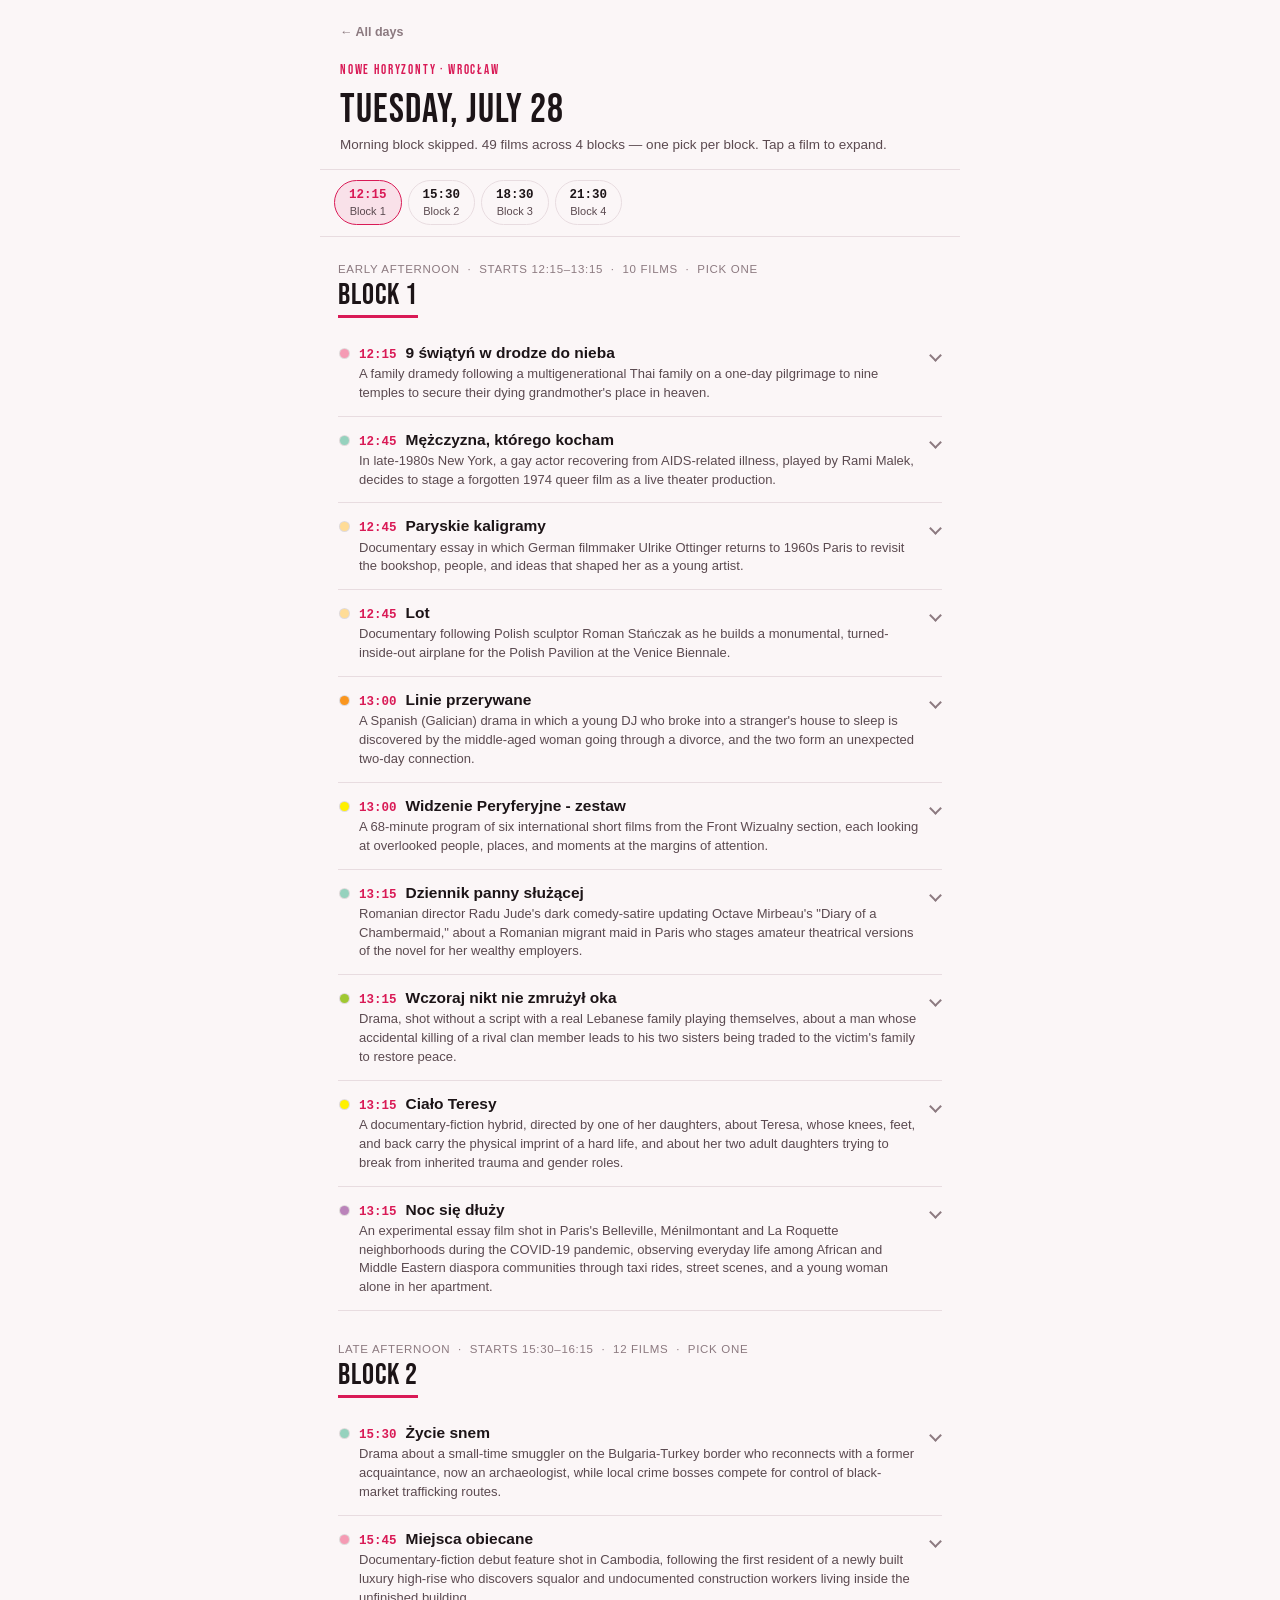
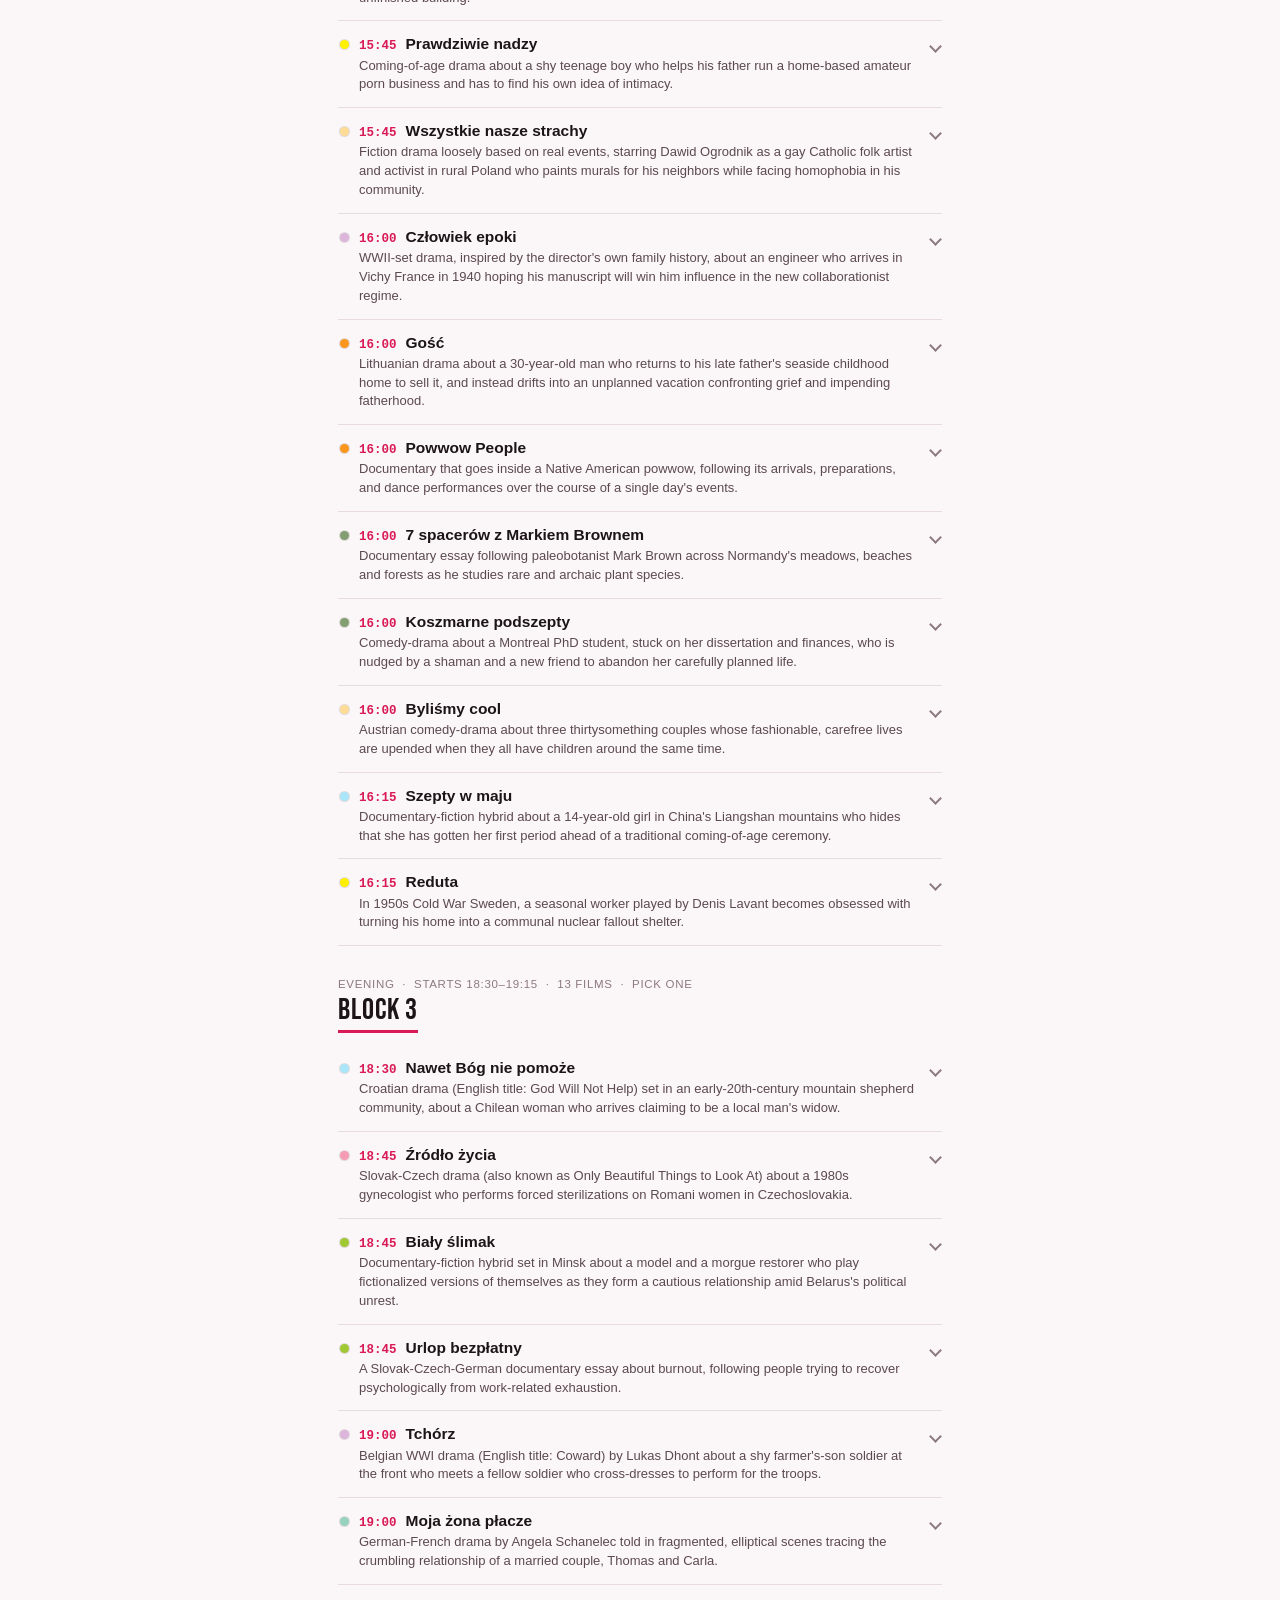
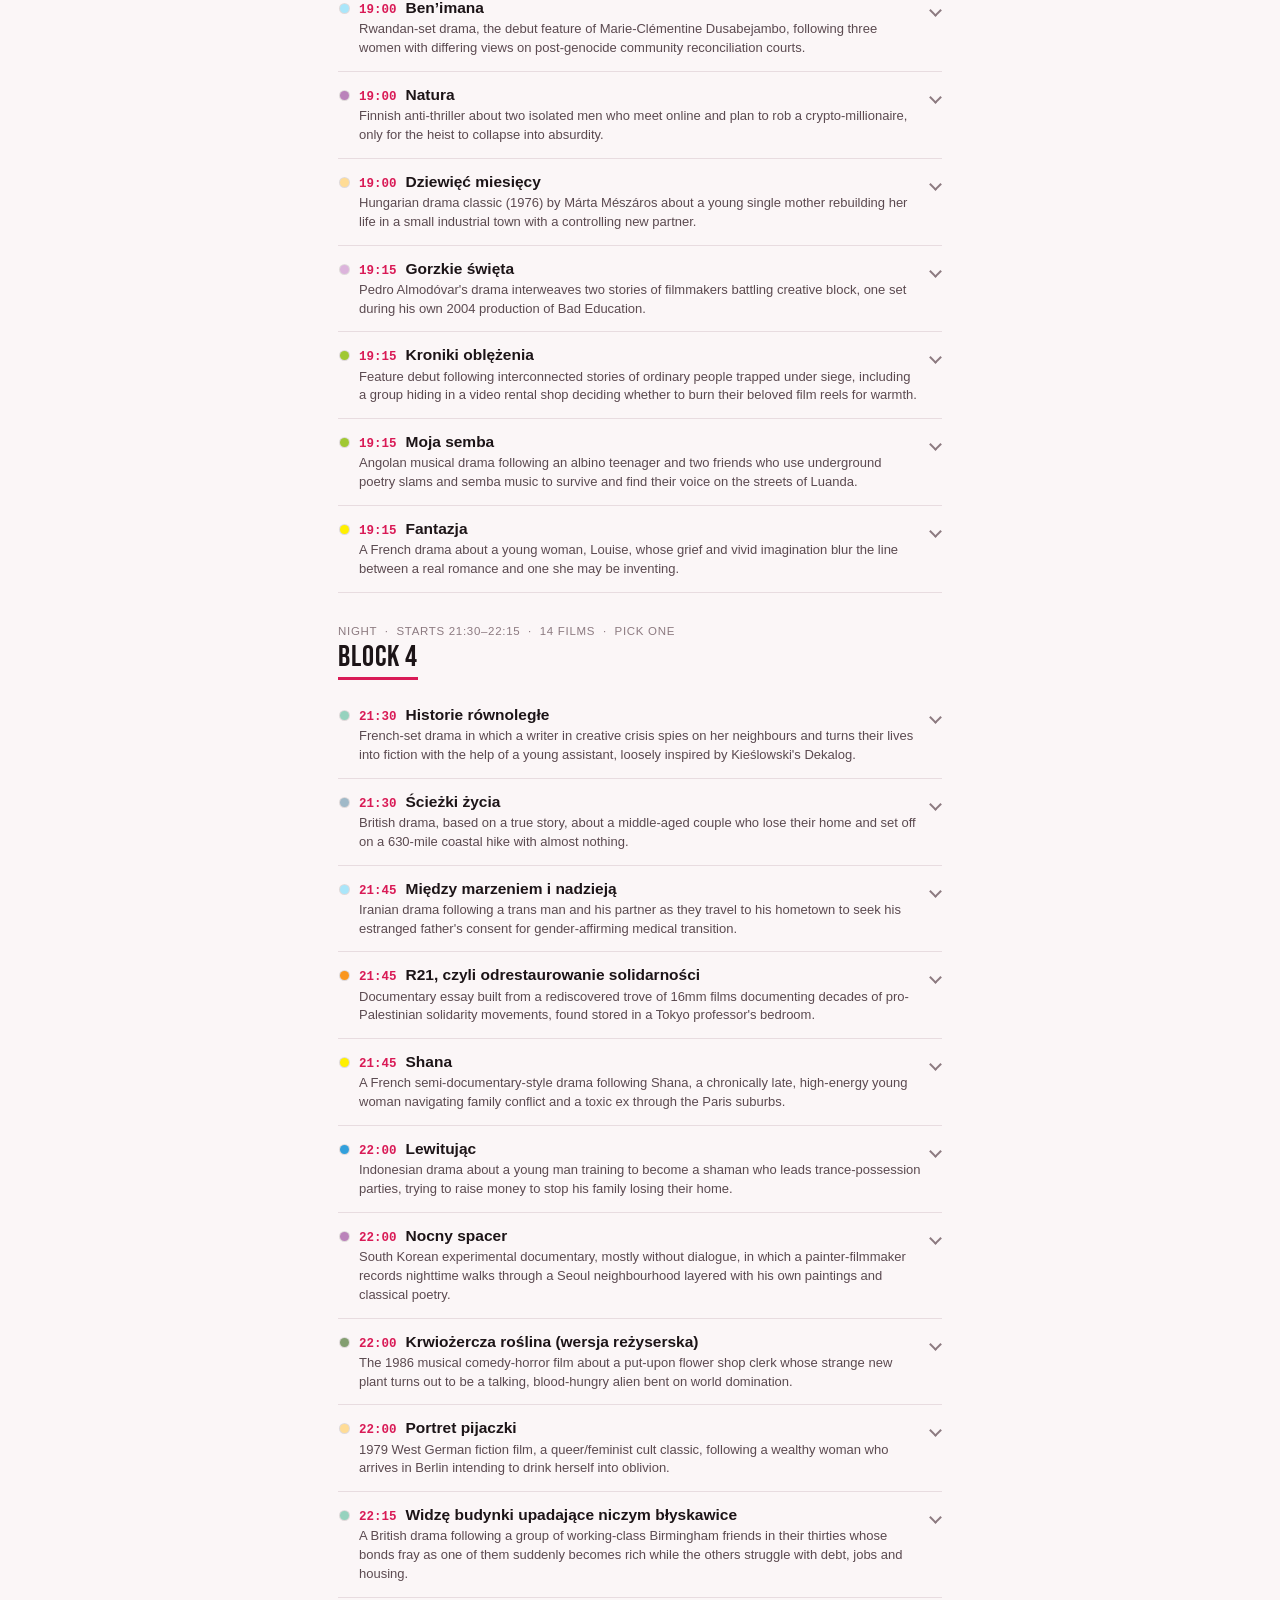
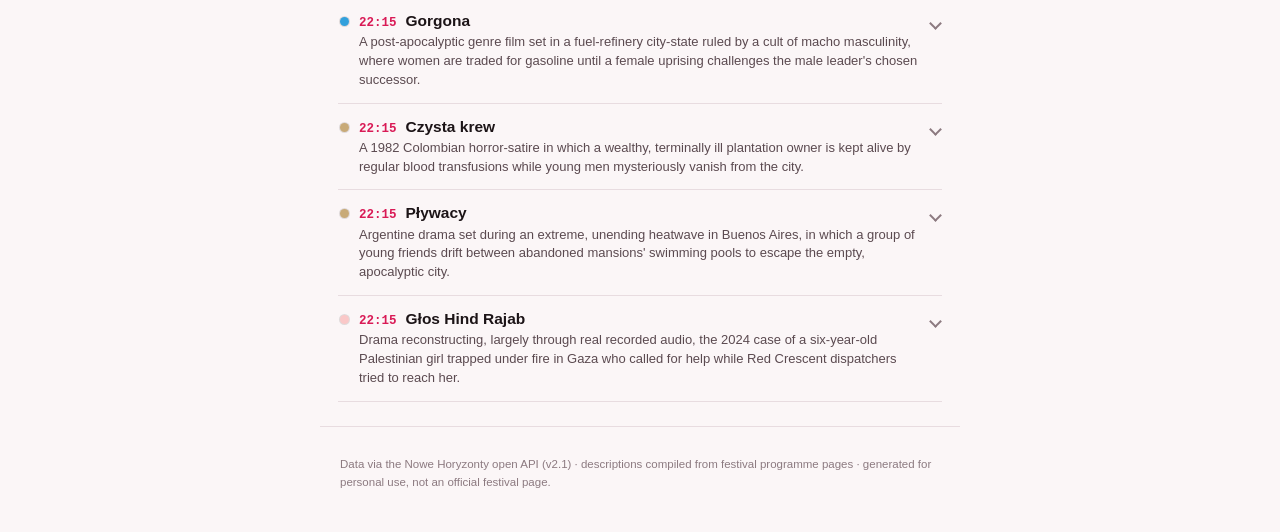
<file: 2026-07-28/index.html>
<!doctype html>
<html lang="en">
<head>
<meta charset="utf-8">
<meta name="viewport" content="width=device-width, initial-scale=1">
<title>Nowe Horyzonty — Tuesday, July 28</title>
<link rel="stylesheet" href="../assets/style.css">
</head>
<body>
<div class="masthead">
  <a class="back-link" href="../index.html">← All days</a>
  <p class="eyebrow">Nowe Horyzonty · Wrocław</p>
  <h1>Tuesday, July 28</h1>
  <p class="sub">Morning block skipped. 49 films across 4 blocks — one pick per block. Tap a film to expand.</p>
</div>

<nav class="navbar">
  <a href="#block-0" class="nav-chip"><span class="nav-time">12:15</span><span class="nav-label">Block 1</span></a>
<a href="#block-1" class="nav-chip"><span class="nav-time">15:30</span><span class="nav-label">Block 2</span></a>
<a href="#block-2" class="nav-chip"><span class="nav-time">18:30</span><span class="nav-label">Block 3</span></a>
<a href="#block-3" class="nav-chip"><span class="nav-time">21:30</span><span class="nav-label">Block 4</span></a>
</nav>


    <section class="block" id="block-0">
      <header class="block-header">
        <p class="block-eyebrow">Early Afternoon &nbsp;·&nbsp; starts 12:15–13:15 &nbsp;·&nbsp; 10 films &nbsp;·&nbsp; pick one</p>
        <h2 class="block-title">Block 1</h2>
      </header>
      <div class="film-list">
        
    <details class="film" data-block="0">
      <summary>
        <span class="dot" style="--dot:#F59BB4" aria-hidden="true"></span>
        <span class="summary-main">
          <span class="row-top">
            <time class="time">12:15</time>
            <span class="title">9 świątyń w drodze do nieba</span>
          </span>
          <span class="one-liner">A family dramedy following a multigenerational Thai family on a one-day pilgrimage to nine temples to secure their dying grandmother&#x27;s place in heaven.</span>
        </span>
        <span class="chev" aria-hidden="true"></span>
      </summary>
      <div class="film-body">
        <img class="poster" src="https://www.nowehoryzonty.pl/pliki/wgrane/image/26nh/katalog/2026/9_TEMPLES_TO_HEAVEN/glw__9TH-00031.jpeg_standa.jpg" alt="" loading="lazy">
        <div class="detail-text">
          <p class="title-en">9 Temples to Heaven</p>
          <div class="meta-row">
            <span class="chip">12:15–14:35</span>
            <span class="chip">KNH 7</span>
            <span class="chip">2h 20m</span>
            <span class="chip">Singapur, Francja, Norwegia, Chiny, Hongkong, Indonezja, Katar, Tajlandia, 2026</span>
            <span class="chip chip-qa">Q&amp;A after</span>
          </div>
          <p class="director">Dir. Sompot Chidgasornpongse &nbsp;·&nbsp; <span class="section-name" style="--dot:#F59BB4">Międzynarodowy Konkurs Nowe Horyzonty</span></p>
          <p class="long-desc">After a fortune teller predicts that an elderly matriarch won&#x27;t live to see her next birthday, her extended family takes her on a single-day pilgrimage to nine temples to secure her passage to heaven. The reluctant, exhausting journey turns into a mix of comedic misunderstandings and intergenerational confrontations and confessions. Along the way the film contrasts ancient ritual with mundane modern life, including monks navigating present-day technology. It premiered in the Directors&#x27; Fortnight at Cannes; director Sompot Chidgasornpongse spent two decades as an assistant to Apichatpong Weerasethakul. Thailand/Singapore/France/Norway/China/Hong Kong/Indonesia/Qatar, 2026, 140 min.</p>
          
          <a class="site-link" href="https://www.nowehoryzonty.pl/program/26/9-swiatyn-w-drodze-do-nieba" target="_blank" rel="noopener">Festival page ↗</a>
        </div>
      </div>
    </details>

    <details class="film" data-block="0">
      <summary>
        <span class="dot" style="--dot:#96D2BE" aria-hidden="true"></span>
        <span class="summary-main">
          <span class="row-top">
            <time class="time">12:45</time>
            <span class="title">Mężczyzna, którego kocham</span>
          </span>
          <span class="one-liner">In late-1980s New York, a gay actor recovering from AIDS-related illness, played by Rami Malek, decides to stage a forgotten 1974 queer film as a live theater production.</span>
        </span>
        <span class="chev" aria-hidden="true"></span>
      </summary>
      <div class="film-body">
        <img class="poster" src="https://www.nowehoryzonty.pl/pliki/wgrane/image/26nh/katalog/2026/THE_MAN_I_LOVE/glw_THE_MAN_I_LOVE_-_PHOTO_1_c_Jac_Martinez_-_TMIL_Inc..tif_standa.jpg" alt="" loading="lazy">
        <div class="detail-text">
          <p class="title-en">The Man I Love</p>
          <div class="meta-row">
            <span class="chip">12:45–14:20</span>
            <span class="chip">KNH 1</span>
            <span class="chip">1h 35m</span>
            <span class="chip">USA, Francja, 2026</span>
            
          </div>
          <p class="director">Dir. Ira Sachs &nbsp;·&nbsp; <span class="section-name" style="--dot:#96D2BE">Mistrzynie, Mistrzowie</span></p>
          <p class="long-desc">Directed by Ira Sachs (USA/France, 2026, 95 min, English), the film follows Jimmy George (Rami Malek), a well-known figure in New York&#x27;s gay scene, who after recovering from AIDS-related pneumonia decides to mount a live production of &quot;Once Upon a Time in the East,&quot; an obscure 1974 French-Canadian queer film. Supported by his partner Dennis and a troupe of performers nicknamed the Mechanicals, he tries to live fully amid a politically fraught era, while a new neighbor, Vincent, becomes another source of meaning. The festival page flags stroboscopic lighting effects during the screening.</p>
          
          <a class="site-link" href="https://www.nowehoryzonty.pl/program/26/mezczyzna-ktorego-kocham" target="_blank" rel="noopener">Festival page ↗</a>
        </div>
      </div>
    </details>

    <details class="film" data-block="0">
      <summary>
        <span class="dot" style="--dot:#FFDC96" aria-hidden="true"></span>
        <span class="summary-main">
          <span class="row-top">
            <time class="time">12:45</time>
            <span class="title">Paryskie kaligramy</span>
          </span>
          <span class="one-liner">Documentary essay in which German filmmaker Ulrike Ottinger returns to 1960s Paris to revisit the bookshop, people, and ideas that shaped her as a young artist.</span>
        </span>
        <span class="chev" aria-hidden="true"></span>
      </summary>
      <div class="film-body">
        <img class="poster" src="https://www.nowehoryzonty.pl/pliki/wgrane/image/26nh/katalog/2026/PARYSKIEKALIGRAMY/glw_Paris_Calligrammes_1.jpg_standa.jpg" alt="" loading="lazy">
        <div class="detail-text">
          <p class="title-en">Paris Calligrammes</p>
          <div class="meta-row">
            <span class="chip">12:45–14:54</span>
            <span class="chip">DCF Lwów</span>
            <span class="chip">2h 09m</span>
            <span class="chip">Niemcy, Francja, 2020</span>
            
          </div>
          <p class="director">Dir. Ulrike Ottinger &nbsp;·&nbsp; <span class="section-name" style="--dot:#FFDC96">Retrospektywa: Ulrike Ottinger</span></p>
          <p class="long-desc">Directed by Ulrike Ottinger (Germany/France, 2020, 129 min), this documentary essay follows the filmmaker as she returns to Paris decades later to retrace her formative years as a young artist. She revisits the Librairie Calligrammes bookshop where her artistic path began, along with a hair-braiding salon serving the neighborhood&#x27;s Black community, and reflects on influences from poets like Apollinaire and Tzara. She also recalls her political awakening through friendships with Algerians during the era of France&#x27;s colonial conflicts. The film combines archival footage, photography, and collage in a personal, essayistic style.</p>
          
          <a class="site-link" href="https://www.nowehoryzonty.pl/program/26/paryskie-kaligramy" target="_blank" rel="noopener">Festival page ↗</a>
        </div>
      </div>
    </details>

    <details class="film" data-block="0">
      <summary>
        <span class="dot" style="--dot:#FFDC96" aria-hidden="true"></span>
        <span class="summary-main">
          <span class="row-top">
            <time class="time">12:45</time>
            <span class="title">Lot</span>
          </span>
          <span class="one-liner">Documentary following Polish sculptor Roman Stańczak as he builds a monumental, turned-inside-out airplane for the Polish Pavilion at the Venice Biennale.</span>
        </span>
        <span class="chev" aria-hidden="true"></span>
      </summary>
      <div class="film-body">
        <img class="poster" src="https://www.nowehoryzonty.pl/pliki/wgrane/image/26nh/katalog/2026/LOT/glw_Lukasz_Ronduda_Anna_Zakrzewska_fight_1.jpg_standa.jpg" alt="" loading="lazy">
        <div class="detail-text">
          <p class="title-en">Flight</p>
          <div class="meta-row">
            <span class="chip">12:45–13:54</span>
            <span class="chip">KNH 4</span>
            <span class="chip">1h 09m</span>
            <span class="chip">Polska, 2022</span>
            <span class="chip chip-qa">Q&amp;A after</span>
          </div>
          <p class="director">Dir. Łukasz Ronduda, Anna Zakrzewska &nbsp;·&nbsp; <span class="section-name" style="--dot:#FFDC96">Retrospektywa: Łukasz Ronduda</span></p>
          <p class="long-desc">Directed by Łukasz Ronduda and Anna Zakrzewska (Poland, 2022, 69 min), this documentary follows sculptor Roman Stańczak in the run-up to the 58th Venice Biennale, where he represented Poland with a full-size airplane sculpture turned inside out - an idea he had carried for almost 30 years. The film observes his working process and other provocative, body-focused works, including footage of him breathing through a bathtub drain while bound in cables. It frames the airplane piece as a meditation on destruction, breakdown, and renewal, probing why the artist is drawn to such extreme imagery.</p>
          
          <a class="site-link" href="https://www.nowehoryzonty.pl/program/26/lot" target="_blank" rel="noopener">Festival page ↗</a>
        </div>
      </div>
    </details>

    <details class="film" data-block="0">
      <summary>
        <span class="dot" style="--dot:#FA961E" aria-hidden="true"></span>
        <span class="summary-main">
          <span class="row-top">
            <time class="time">13:00</time>
            <span class="title">Linie przerywane</span>
          </span>
          <span class="one-liner">A Spanish (Galician) drama in which a young DJ who broke into a stranger&#x27;s house to sleep is discovered by the middle-aged woman going through a divorce, and the two form an unexpected two-day connection.</span>
        </span>
        <span class="chev" aria-hidden="true"></span>
      </summary>
      <div class="film-body">
        <img class="poster" src="https://www.nowehoryzonty.pl/pliki/wgrane/image/26nh/katalog/2026/AS_LINAS_DESCONTINUAS/glw_2_Still_2025-09-23_110516_1.2.41.jpg_standa.jpg" alt="" loading="lazy">
        <div class="detail-text">
          <p class="title-en">The Dashed Lines</p>
          <div class="meta-row">
            <span class="chip">13:00–14:27</span>
            <span class="chip">DCF Lalka</span>
            <span class="chip">1h 28m</span>
            <span class="chip">Hiszpania, 2025</span>
            <span class="chip chip-qa">Q&amp;A after</span>
          </div>
          <p class="director">Dir. Anxos Fazáns &nbsp;·&nbsp; <span class="section-name" style="--dot:#FA961E">Smart 7</span></p>
          <p class="long-desc">Directed by Anxos Fazáns, the film opens with Denís, a young DJ, breaking into a suburban home with acquaintances one night and falling asleep in a bedroom. The homeowner, Bea, a middle-aged woman in the midst of divorce and moving out of her longtime home, finds him there the next morning. Over the two days that follow, the unlikely pair — despite their very different circumstances — open up to each other within the film&#x27;s intimate, confined setting. It won the Rambal Prize for Best Screenplay at Gijón Film Festival 2025. Runtime 87 minutes, in Galician.</p>
          
          <a class="site-link" href="https://www.nowehoryzonty.pl/program/26/linie-przerywane" target="_blank" rel="noopener">Festival page ↗</a>
        </div>
      </div>
    </details>

    <details class="film" data-block="0">
      <summary>
        <span class="dot" style="--dot:#FFF000" aria-hidden="true"></span>
        <span class="summary-main">
          <span class="row-top">
            <time class="time">13:00</time>
            <span class="title">Widzenie Peryferyjne - zestaw</span>
          </span>
          <span class="one-liner">A 68-minute program of six international short films from the Front Wizualny section, each looking at overlooked people, places, and moments at the margins of attention.</span>
        </span>
        <span class="chev" aria-hidden="true"></span>
      </summary>
      <div class="film-body">
        <img class="poster" src="https://www.nowehoryzonty.pl/pliki/wgrane/image/26nh/katalog/2026/CIEMNEWLOKNA/glw_Alicja_Rogalska_DarkFibres_2021_stillfromvideo1.jpg_standa.jpg" alt="" loading="lazy">
        <div class="detail-text">
          <p class="title-en">Peripheral Vision - shorts</p>
          <div class="meta-row">
            <span class="chip">13:00–14:08</span>
            <span class="chip">KNH 5</span>
            <span class="chip">1h 08m</span>
            <span class="chip">, None</span>
            
          </div>
          <p class="director">Dir.  &nbsp;·&nbsp; <span class="section-name" style="--dot:#FFF000">Front Wizualny</span></p>
          <p class="long-desc">This shorts collection (68 min total) gathers six films united by the theme of peripheral vision - literal and metaphorical attention to what happens at the edges. Subjects include a Ukrainian rave scene before Russia&#x27;s full-scale invasion, a crowd watching Notre-Dame burn, a Georgian villager who accidentally cuts a fiber-optic cable, an early Hollywood actress who became a Polish countess, an AI-mediated relationship, and everyday joy found in objects like garden sprinklers. Included titles are Płomienne głosy (Alice Brygo, 2022), Dom, który zbudowały cienie (Zuza Banasińska, 2021), Dedykowane młodzieży świata II (Roman Khimei/Yarema Malashchuk, 2019), Ciemne włókna (Alicja Rogalska, 2021), Insanely Alive (Wolfgang Tillmans, 2021), and Ping Pong (Tianji Yu, 2025).</p>
          <p class="short-note">+ preceded by short: <em>Ciemne włókna</em> (5m)</p>
          <a class="site-link" href="https://www.nowehoryzonty.pl/program/26/widzenie-peryferyjne-zestaw" target="_blank" rel="noopener">Festival page ↗</a>
        </div>
      </div>
    </details>

    <details class="film" data-block="0">
      <summary>
        <span class="dot" style="--dot:#96D2BE" aria-hidden="true"></span>
        <span class="summary-main">
          <span class="row-top">
            <time class="time">13:15</time>
            <span class="title">Dziennik panny służącej</span>
          </span>
          <span class="one-liner">Romanian director Radu Jude&#x27;s dark comedy-satire updating Octave Mirbeau&#x27;s &quot;Diary of a Chambermaid,&quot; about a Romanian migrant maid in Paris who stages amateur theatrical versions of the novel for her wealthy employers.</span>
        </span>
        <span class="chev" aria-hidden="true"></span>
      </summary>
      <div class="film-body">
        <img class="poster" src="https://www.nowehoryzonty.pl/pliki/wgrane/image/26nh/katalog/2026/LE_JOURNAL_DUNE_FEMME_DE_CHAMBRE/glw_diary-of-a-chambermaid.jpg_standa.jpg" alt="" loading="lazy">
        <div class="detail-text">
          <p class="title-en">Diary of a Chambermaid</p>
          <div class="meta-row">
            <span class="chip">13:15–14:49</span>
            <span class="chip">KNH 9</span>
            <span class="chip">1h 34m</span>
            <span class="chip">Rumunia, Francja, 2026</span>
            
          </div>
          <p class="director">Dir. Radu Jude &nbsp;·&nbsp; <span class="section-name" style="--dot:#96D2BE">Mistrzynie, Mistrzowie</span></p>
          <p class="long-desc">Gianina, a Romanian migrant worker in contemporary Paris, works as a maid for a wealthy, pseudo-intellectual couple and by night performs amateur reenactments of Octave Mirbeau&#x27;s classic novel for their entertainment, while staying in touch with her daughter who lives abroad. Director Radu Jude uses the century-old source material (previously filmed by Renoir and Buñuel) to build a satire of modern servitude and exploitation, described as darkly comic yet &quot;surprisingly tender.&quot; Romania/France, 2026, 94 minutes.</p>
          
          <a class="site-link" href="https://www.nowehoryzonty.pl/program/26/dziennik-panny-sluzacej" target="_blank" rel="noopener">Festival page ↗</a>
        </div>
      </div>
    </details>

    <details class="film" data-block="0">
      <summary>
        <span class="dot" style="--dot:#A0C832" aria-hidden="true"></span>
        <span class="summary-main">
          <span class="row-top">
            <time class="time">13:15</time>
            <span class="title">Wczoraj nikt nie zmrużył oka</span>
          </span>
          <span class="one-liner">Drama, shot without a script with a real Lebanese family playing themselves, about a man whose accidental killing of a rival clan member leads to his two sisters being traded to the victim&#x27;s family to restore peace.</span>
        </span>
        <span class="chev" aria-hidden="true"></span>
      </summary>
      <div class="film-body">
        <img class="poster" src="https://www.nowehoryzonty.pl/pliki/wgrane/image/26nh/katalog/2026/YESTERDAY_THE_EYE_DIDNT_SLEEP/glw_YTEDS_STILL_03.jpg_standa.jpg" alt="" loading="lazy">
        <div class="detail-text">
          <p class="title-en">Yesterday the Eye Didn&#x27;t Sleep</p>
          <div class="meta-row">
            <span class="chip">13:15–14:55</span>
            <span class="chip">DCF W-wa</span>
            <span class="chip">1h 40m</span>
            <span class="chip">Terytoria Palestyńskie, Liban, Belgia, 2026</span>
            
          </div>
          <p class="director">Dir. Rakan Mayasi &nbsp;·&nbsp; <span class="section-name" style="--dot:#A0C832">Odkrycia</span></p>
          <p class="long-desc">Directed by Rakan Mayasi in his fiction feature debut (Belgium/Lebanon/Palestine/Qatar/Saudi Arabia, 2026, 100 min), the film is set among a real family, the Al Mawlas, who play fictionalized versions of themselves near the Lebanon-Syria border. After Yasser accidentally kills a man from a rival clan while searching for his missing cousin, his father offers Yasser&#x27;s two sisters in marriage to the victim&#x27;s family as compensation, following local tribal custom. One sister, Rim, resists the arrangement and has other plans, while her sister Jawaher resigns herself to her fate. Mayasi says he was inspired by his own grandmother, who was forced into marriage at 14. The film premiered in Un Certain Regard at Cannes 2026, where it was nominated for the Caméra d&#x27;Or.</p>
          
          <a class="site-link" href="https://www.nowehoryzonty.pl/program/26/wczoraj-nikt-nie-zmruzyl-oka" target="_blank" rel="noopener">Festival page ↗</a>
        </div>
      </div>
    </details>

    <details class="film" data-block="0">
      <summary>
        <span class="dot" style="--dot:#FFF000" aria-hidden="true"></span>
        <span class="summary-main">
          <span class="row-top">
            <time class="time">13:15</time>
            <span class="title">Ciało Teresy</span>
          </span>
          <span class="one-liner">A documentary-fiction hybrid, directed by one of her daughters, about Teresa, whose knees, feet, and back carry the physical imprint of a hard life, and about her two adult daughters trying to break from inherited trauma and gender roles.</span>
        </span>
        <span class="chev" aria-hidden="true"></span>
      </summary>
      <div class="film-body">
        <img class="poster" src="https://www.nowehoryzonty.pl/pliki/wgrane/image/26nh/katalog/2026/CIALOTERESY/glw_2.Postcard_Still_2025-05-12_080350_1.152.1_72DPI_.jpg_standa.jpg" alt="" loading="lazy">
        <div class="detail-text">
          <p class="title-en">Teresa&#x27;s Body</p>
          <div class="meta-row">
            <span class="chip">13:15–14:31</span>
            <span class="chip">KNH 3</span>
            <span class="chip">1h 16m</span>
            <span class="chip">Austria, Polska, 2026</span>
            
          </div>
          <p class="director">Dir. Magdalena Chmielewska &nbsp;·&nbsp; <span class="section-name" style="--dot:#FFF000">Front Wizualny</span></p>
          <p class="long-desc">Directed by Magdalena Chmielewska (Austria/Poland, 2026, 76 min), the film centers on Teresa, whose chronic bodily pain is treated as a record of her life history; she finds relief by lying on the ground at home or on the site of her late husband&#x27;s property, including under a cherry tree where her daughters once buried a protective charm. The director&#x27;s own mother and sister appear as themselves, and the film moves between documentary observation, intimate conversation, and staged, dance-like sequences. It has been described as a &#x27;vivisection&#x27; of a family unit, handled with dark humor. The film won Best Direction at the Max Ophüls Festival 2026 and the Thomas Pluch screenplay prize plus Best Editing at Diagonale 2026.</p>
          
          <a class="site-link" href="https://www.nowehoryzonty.pl/program/26/cialo-teresy" target="_blank" rel="noopener">Festival page ↗</a>
        </div>
      </div>
    </details>

    <details class="film" data-block="0">
      <summary>
        <span class="dot" style="--dot:#BA83BA" aria-hidden="true"></span>
        <span class="summary-main">
          <span class="row-top">
            <time class="time">13:15</time>
            <span class="title">Noc się dłuży</span>
          </span>
          <span class="one-liner">An experimental essay film shot in Paris&#x27;s Belleville, Ménilmontant and La Roquette neighborhoods during the COVID-19 pandemic, observing everyday life among African and Middle Eastern diaspora communities through taxi rides, street scenes, and a young woman alone in her apartment.</span>
        </span>
        <span class="chev" aria-hidden="true"></span>
      </summary>
      <div class="film-body">
        <img class="poster" src="https://www.nowehoryzonty.pl/pliki/wgrane/image/26nh/katalog/2026/NOCSIEDLUZY/glw_5.jpg_standa.jpg" alt="" loading="lazy">
        <div class="detail-text">
          <p class="title-en">The Night Drags On</p>
          <div class="meta-row">
            <span class="chip">13:15–14:50</span>
            <span class="chip">DCF Polonia</span>
            <span class="chip">1h 35m</span>
            <span class="chip">Francja, 2023</span>
            
          </div>
          <p class="director">Dir. Mathilde Girard &nbsp;·&nbsp; <span class="section-name" style="--dot:#BA83BA">Lost Lost Lost</span></p>
          <p class="long-desc">Site-specific poetic essay film built from three overlapping visual threads: conversations recorded in taxis, footage of street traffic, and scenes of a young woman alone in a small Paris apartment. Shot during COVID-19 lockdown in multicultural eastern Paris districts rarely seen by tourists. Built from repetition, chance encounters and daily routines rather than plot, evoking Marguerite Duras and Chantal Akerman. Won an award at FIDMarseille. Screens paired with the short film &#x27;Miłość na ścieżce jeżyn&#x27; (Love on the Bramble Path, dir. Sophie Roger, France, 2025, 24 min).</p>
          <p class="short-note">+ preceded by short: <em>Miłość na ścieżce jeżyn</em> (24m)</p>
          <a class="site-link" href="https://www.nowehoryzonty.pl/program/26/noc-sie-dluzy" target="_blank" rel="noopener">Festival page ↗</a>
        </div>
      </div>
    </details>
      </div>
    </section>

    <section class="block" id="block-1">
      <header class="block-header">
        <p class="block-eyebrow">Late Afternoon &nbsp;·&nbsp; starts 15:30–16:15 &nbsp;·&nbsp; 12 films &nbsp;·&nbsp; pick one</p>
        <h2 class="block-title">Block 2</h2>
      </header>
      <div class="film-list">
        
    <details class="film" data-block="1">
      <summary>
        <span class="dot" style="--dot:#96D2BE" aria-hidden="true"></span>
        <span class="summary-main">
          <span class="row-top">
            <time class="time">15:30</time>
            <span class="title">Życie snem</span>
          </span>
          <span class="one-liner">Drama about a small-time smuggler on the Bulgaria-Turkey border who reconnects with a former acquaintance, now an archaeologist, while local crime bosses compete for control of black-market trafficking routes.</span>
        </span>
        <span class="chev" aria-hidden="true"></span>
      </summary>
      <div class="film-body">
        <img class="poster" src="https://www.nowehoryzonty.pl/pliki/wgrane/image/26nh/katalog/2026/ZYCIESNEM/glw_01_DGA_KEYSTILL_KomplizenFilm_Bernhard_Keller.jpg_standa.jpg" alt="" loading="lazy">
        <div class="detail-text">
          <p class="title-en">The Dreamed Adventure</p>
          <div class="meta-row">
            <span class="chip">15:30–18:17</span>
            <span class="chip">KNH 1</span>
            <span class="chip">2h 47m</span>
            <span class="chip">Niemcy, Francja, Bułgaria, Austria, 2026</span>
            
          </div>
          <p class="director">Dir. Valeska Grisebach &nbsp;·&nbsp; <span class="section-name" style="--dot:#96D2BE">Mistrzynie, Mistrzowie</span></p>
          <p class="long-desc">Directed by Valeska Grisebach (Germany/France/Bulgaria/Austria, 2026, 167 min), the film follows Saïd, who makes his living smuggling in a remote mountainous border region between Bulgaria and Turkey. He runs into Veska, an archaeologist he knew before, who has ties to local crime boss Ilya, whose rival Raven runs a competing black-market network. After Saïd turns down Raven&#x27;s offer to join a human-trafficking operation, he disappears without explanation. The film blends realist, semi-documentary style, a hallmark of Grisebach&#x27;s work with non-professional actors, with dreamlike, ambiguous sequences. It won the Jury Prize at the 2026 Cannes Film Festival.</p>
          
          <a class="site-link" href="https://www.nowehoryzonty.pl/program/26/zycie-snem" target="_blank" rel="noopener">Festival page ↗</a>
        </div>
      </div>
    </details>

    <details class="film" data-block="1">
      <summary>
        <span class="dot" style="--dot:#F59BB4" aria-hidden="true"></span>
        <span class="summary-main">
          <span class="row-top">
            <time class="time">15:45</time>
            <span class="title">Miejsca obiecane</span>
          </span>
          <span class="one-liner">Documentary-fiction debut feature shot in Cambodia, following the first resident of a newly built luxury high-rise who discovers squalor and undocumented construction workers living inside the unfinished building.</span>
        </span>
        <span class="chev" aria-hidden="true"></span>
      </summary>
      <div class="film-body">
        <img class="poster" src="https://www.nowehoryzonty.pl/pliki/wgrane/image/26nh/katalog/2026/OBECANI_PROSTORI/glw_PS_01web.jpg_standa.jpg" alt="" loading="lazy">
        <div class="detail-text">
          <p class="title-en">Promised Spaces</p>
          <div class="meta-row">
            <span class="chip">15:45–17:03</span>
            <span class="chip">KNH 7</span>
            <span class="chip">1h 18m</span>
            <span class="chip">Serbia, Kambodża, Francja, Niemcy, 2026</span>
            <span class="chip chip-qa">Q&amp;A after</span>
          </div>
          <p class="director">Dir. Ivan Marković &nbsp;·&nbsp; <span class="section-name" style="--dot:#F59BB4">Międzynarodowy Konkurs Nowe Horyzonty</span></p>
          <p class="long-desc">Directed by Ivan Marković in his debut feature (Serbia/Cambodia/France/Germany, 2026, 78 min, in Khmer), the film uses minimal dialogue and close attention to ambient sound to blur documentary and fiction. It centers on a newly completed high-rise apartment tower and its first resident, who finds that the building&#x27;s luxury surface hides poor conditions, while undocumented workers - the very people who built the tower - squat in its unfinished sections. The film has been described as a portrait of an &#x27;urban desert,&#x27; using the building&#x27;s stark architecture as a metaphor for how capitalist development alienates and displaces the people who construct it. It premiered in the ACID sidebar at Cannes 2026.</p>
          
          <a class="site-link" href="https://www.nowehoryzonty.pl/program/26/miejsca-obiecane" target="_blank" rel="noopener">Festival page ↗</a>
        </div>
      </div>
    </details>

    <details class="film" data-block="1">
      <summary>
        <span class="dot" style="--dot:#FFF000" aria-hidden="true"></span>
        <span class="summary-main">
          <span class="row-top">
            <time class="time">15:45</time>
            <span class="title">Prawdziwie nadzy</span>
          </span>
          <span class="one-liner">Coming-of-age drama about a shy teenage boy who helps his father run a home-based amateur porn business and has to find his own idea of intimacy.</span>
        </span>
        <span class="chev" aria-hidden="true"></span>
      </summary>
      <div class="film-body">
        <img class="poster" src="https://www.nowehoryzonty.pl/pliki/wgrane/image/26nh/katalog/2026/TRULY_NAKED/glw_MAIN_STILL_truly-naked_still_graded_no-grain_c.DoP_Myrthe_Mosterman.jpg_standa.jpg" alt="" loading="lazy">
        <div class="detail-text">
          <p class="title-en">Truly Naked</p>
          <div class="meta-row">
            <span class="chip">15:45–17:27</span>
            <span class="chip">DCF Lwów</span>
            <span class="chip">1h 42m</span>
            <span class="chip">Holandia, Belgia, Francja, 2026</span>
            <span class="chip chip-qa">Q&amp;A after</span>
          </div>
          <p class="director">Dir. Muriel d&#x27;Ansembourg &nbsp;·&nbsp; <span class="section-name" style="--dot:#FFF000">Trzecie Oko: Klub Złamanych Serc</span></p>
          <p class="long-desc">Alec is a sexually inexperienced teenager whose main education about sex has come from internet pornography — made more complicated by the fact that after school he helps his father shoot amateur adult films at home, where living space and workplace are the same. Rather than focusing on the pornography itself, the film centers on Alec&#x27;s search for real intimacy amid a household where physical closeness is constantly performed for a camera. Directed by Muriel d&#x27;Ansembourg (Netherlands/Belgium/France, 2026), it deals with loneliness, inherited relationship patterns, and the blurred line between recorded experience and authentic connection. The festival page carries multiple content warnings for this title.</p>
          
          <a class="site-link" href="https://www.nowehoryzonty.pl/program/26/prawdziwie-nadzy" target="_blank" rel="noopener">Festival page ↗</a>
        </div>
      </div>
    </details>

    <details class="film" data-block="1">
      <summary>
        <span class="dot" style="--dot:#FFDC96" aria-hidden="true"></span>
        <span class="summary-main">
          <span class="row-top">
            <time class="time">15:45</time>
            <span class="title">Wszystkie nasze strachy</span>
          </span>
          <span class="one-liner">Fiction drama loosely based on real events, starring Dawid Ogrodnik as a gay Catholic folk artist and activist in rural Poland who paints murals for his neighbors while facing homophobia in his community.</span>
        </span>
        <span class="chev" aria-hidden="true"></span>
      </summary>
      <div class="film-body">
        <img class="poster" src="https://www.nowehoryzonty.pl/pliki/wgrane/image/26nh/katalog/2026/WSZYSTKIE_NASZE_STRACHY/glw_WSZYSTKIE_NASZE_STRACHY_Jaroslaw_Sosinski_2.jpg_standa.jpg" alt="" loading="lazy">
        <div class="detail-text">
          <p class="title-en">All Our Fears</p>
          <div class="meta-row">
            <span class="chip">15:45–17:15</span>
            <span class="chip">KNH 4</span>
            <span class="chip">1h 30m</span>
            <span class="chip">Polska, 2021</span>
            <span class="chip chip-qa">Q&amp;A after</span>
          </div>
          <p class="director">Dir. Łukasz Gutt, Łukasz Ronduda &nbsp;·&nbsp; <span class="section-name" style="--dot:#FFDC96">Retrospektywa: Łukasz Ronduda</span></p>
          <p class="long-desc">Directed by Łukasz Ronduda and Łukasz Gutt (Poland, 2021, 90 min), the film is loosely based on the life of Daniel Rycharski, a real folk artist from a small Polish village who is openly gay and a practicing Catholic. Dawid Ogrodnik plays Daniel, who decorates his neighbors&#x27; homes with murals, exhibits sculptures in Warsaw galleries, and builds a chapel incorporating residents&#x27; recorded voices, wearing a hoodie with rainbow details as a personal signature. When events in his community escalate, he is pushed to publicly confront homophobia and argue that the Catholic Church should not exclude anyone. The film won the Golden Lions for Best Film at the 2021 Gdynia Film Festival, along with prizes for cinematography and acting.</p>
          
          <a class="site-link" href="https://www.nowehoryzonty.pl/program/26/wszystkie-nasze-strachy" target="_blank" rel="noopener">Festival page ↗</a>
        </div>
      </div>
    </details>

    <details class="film" data-block="1">
      <summary>
        <span class="dot" style="--dot:#DCB4DC" aria-hidden="true"></span>
        <span class="summary-main">
          <span class="row-top">
            <time class="time">16:00</time>
            <span class="title">Człowiek epoki</span>
          </span>
          <span class="one-liner">WWII-set drama, inspired by the director&#x27;s own family history, about an engineer who arrives in Vichy France in 1940 hoping his manuscript will win him influence in the new collaborationist regime.</span>
        </span>
        <span class="chev" aria-hidden="true"></span>
      </summary>
      <div class="film-body">
        <img class="poster" src="https://www.nowehoryzonty.pl/pliki/wgrane/image/26nh/katalog/2026/NOTRE_SALUT/glw_Notre_Salut_Still_1_Kidam__Michigan_films_2.jpg_standa.jpg" alt="" loading="lazy">
        <div class="detail-text">
          <p class="title-en">A Man of His Time</p>
          <div class="meta-row">
            <span class="chip">16:00–18:35</span>
            <span class="chip">KNH 9</span>
            <span class="chip">2h 35m</span>
            <span class="chip">Francja, Belgia, 2026</span>
            
          </div>
          <p class="director">Dir. Emmanuel Marre &nbsp;·&nbsp; <span class="section-name" style="--dot:#DCB4DC">Pokazy Galowe</span></p>
          <p class="long-desc">Written and directed by Emmanuel Marre (France/Belgium, 2026, 155 min), the film is based on the life of the director&#x27;s own great-grandfather, Henri, a 49-year-old engineer who travels to Vichy just as the authoritarian, collaborationist government is taking shape. Convinced of his own patriotism and efficiency, Henri believes his manuscript, &#x27;Notre salut&#x27; (&#x27;Our Salvation&#x27;), will secure him a role in the new order and help &#x27;save&#x27; France. Shot in a stripped-down, observational style and starring Swann Arlaud as Henri, the film traces the small compromises and self-justifications that lead an ordinary man toward collaboration. It won Marre the Best Screenplay award in the main competition at the 2026 Cannes Film Festival.</p>
          
          <a class="site-link" href="https://www.nowehoryzonty.pl/program/26/czlowiek-epoki" target="_blank" rel="noopener">Festival page ↗</a>
        </div>
      </div>
    </details>

    <details class="film" data-block="1">
      <summary>
        <span class="dot" style="--dot:#FA961E" aria-hidden="true"></span>
        <span class="summary-main">
          <span class="row-top">
            <time class="time">16:00</time>
            <span class="title">Gość</span>
          </span>
          <span class="one-liner">Lithuanian drama about a 30-year-old man who returns to his late father&#x27;s seaside childhood home to sell it, and instead drifts into an unplanned vacation confronting grief and impending fatherhood.</span>
        </span>
        <span class="chev" aria-hidden="true"></span>
      </summary>
      <div class="film-body">
        <img class="poster" src="https://www.nowehoryzonty.pl/pliki/wgrane/image/26nh/katalog/2026/GOSC/glw_TheVisitor_still1_KEY.jpg_standa.jpg" alt="" loading="lazy">
        <div class="detail-text">
          <p class="title-en">The Visitor</p>
          <div class="meta-row">
            <span class="chip">16:00–17:54</span>
            <span class="chip">DCF Lalka</span>
            <span class="chip">1h 54m</span>
            <span class="chip">Litwa, Norwegia, Szwecja, 2025</span>
            
          </div>
          <p class="director">Dir. Vytautas Katkus &nbsp;·&nbsp; <span class="section-name" style="--dot:#FA961E">Smart 7</span></p>
          <p class="long-desc">Danielius comes back to his childhood home by the sea intending to sell it after his father&#x27;s death, but his practical errand dissolves into an aimless stay in a place that&#x27;s now familiar yet foreign to him. The film wanders through his grief, his anxiety about becoming a father himself, and nostalgia for a lost sense of security, as he says a quiet goodbye to his youth. Co-written by Maria Kavtaradze and edited by Laurynas Bareisa, it won Best Director in the main competition at Karlovy Vary 2025.</p>
          
          <a class="site-link" href="https://www.nowehoryzonty.pl/program/26/gosc" target="_blank" rel="noopener">Festival page ↗</a>
        </div>
      </div>
    </details>

    <details class="film" data-block="1">
      <summary>
        <span class="dot" style="--dot:#FA961E" aria-hidden="true"></span>
        <span class="summary-main">
          <span class="row-top">
            <time class="time">16:00</time>
            <span class="title">Powwow People</span>
          </span>
          <span class="one-liner">Documentary that goes inside a Native American powwow, following its arrivals, preparations, and dance performances over the course of a single day&#x27;s events.</span>
        </span>
        <span class="chev" aria-hidden="true"></span>
      </summary>
      <div class="film-body">
        <img class="poster" src="https://www.nowehoryzonty.pl/pliki/wgrane/image/26nh/katalog/2026/POWWOW_PEOPLE/glw_Powwow_People_Still_1.png_standa.jpg" alt="" loading="lazy">
        <div class="detail-text">
          
          <div class="meta-row">
            <span class="chip">16:00–17:28</span>
            <span class="chip">KNH 5</span>
            <span class="chip">1h 28m</span>
            <span class="chip">USA, 2025</span>
            <span class="chip chip-qa">Q&amp;A after</span>
          </div>
          <p class="director">Dir. Sky Hopinka &nbsp;·&nbsp; <span class="section-name" style="--dot:#FA961E">Pokazy Specjalne</span></p>
          <p class="long-desc">Directed by Sky Hopinka (USA, 2025, 88 min), a Ho-Chunk and Pechanga filmmaker who became a co-organizer of the powwow depicted in order to avoid the exploitative outside filming such gatherings often attract. Shot over three days but structured around one day&#x27;s events, the documentary moves through the community as it arrives, prepares regalia, and performs, treating dance, dress, and movement as expressions of identity, memory, and belonging. It builds toward a roughly 30-minute unbroken shot of traditional northern-style tribal dance. The film is framed as a corrective to conventional ethnographic depictions of Native ceremony.</p>
          
          <a class="site-link" href="https://www.nowehoryzonty.pl/program/26/powwow-people" target="_blank" rel="noopener">Festival page ↗</a>
        </div>
      </div>
    </details>

    <details class="film" data-block="1">
      <summary>
        <span class="dot" style="--dot:#839E70" aria-hidden="true"></span>
        <span class="summary-main">
          <span class="row-top">
            <time class="time">16:00</time>
            <span class="title">7 spacerów z Markiem Brownem</span>
          </span>
          <span class="one-liner">Documentary essay following paleobotanist Mark Brown across Normandy&#x27;s meadows, beaches and forests as he studies rare and archaic plant species.</span>
        </span>
        <span class="chev" aria-hidden="true"></span>
      </summary>
      <div class="film-body">
        <img class="poster" src="https://www.nowehoryzonty.pl/pliki/wgrane/image/26nh/katalog/2026/7SPACEROWZMARKIEMBROWNEM/glw_7_PROMENADES_01.jpg_standa.jpg" alt="" loading="lazy">
        <div class="detail-text">
          <p class="title-en">7 Walks with Mark Brown</p>
          <div class="meta-row">
            <span class="chip">16:00–17:44</span>
            <span class="chip">KNH 2</span>
            <span class="chip">1h 44m</span>
            <span class="chip">Francja, 2024</span>
            
          </div>
          <p class="director">Dir. Vincent Barré, Pierre Creton &nbsp;·&nbsp; <span class="section-name" style="--dot:#839E70">Garden Party</span></p>
          <p class="long-desc">French directors Vincent Barré and Pierre Creton (2024, 104 min) follow paleobotanist Mark Brown on walks through the Normandy countryside, filming close to the ground as he identifies endemic and archaic plants, explains reproduction methods, and marvels at unexpected specimens. The film is split in two: a first part with Brown alongside people drawing and recording plants, and a second consisting of silent black-and-white 16mm footage with improvised botanical commentary. It functions as a reflective essay on the relationship between humans and nature, and between an object and its representation. Won the Centre National des Arts Plastiques Prize at FIDMarseille 2024.</p>
          
          <a class="site-link" href="https://www.nowehoryzonty.pl/program/26/7-spacerow-z-markiem-brownem" target="_blank" rel="noopener">Festival page ↗</a>
        </div>
      </div>
    </details>

    <details class="film" data-block="1">
      <summary>
        <span class="dot" style="--dot:#839E70" aria-hidden="true"></span>
        <span class="summary-main">
          <span class="row-top">
            <time class="time">16:00</time>
            <span class="title">Koszmarne podszepty</span>
          </span>
          <span class="one-liner">Comedy-drama about a Montreal PhD student, stuck on her dissertation and finances, who is nudged by a shaman and a new friend to abandon her carefully planned life.</span>
        </span>
        <span class="chev" aria-hidden="true"></span>
      </summary>
      <div class="film-body">
        <img class="poster" src="https://www.nowehoryzonty.pl/pliki/wgrane/image/26nh/katalog/2026/KOSZMARNEPODSZEPTY/glw_Nightmare_Advice_Cauchemar_conseil_5.jpg_standa.jpg" alt="" loading="lazy">
        <div class="detail-text">
          <p class="title-en">Nightmare’s Advice</p>
          <div class="meta-row">
            <span class="chip">16:00–18:28</span>
            <span class="chip">DCF Polonia</span>
            <span class="chip">2h 28m</span>
            <span class="chip">Kanada, 2026</span>
            
          </div>
          <p class="director">Dir. Renaud Després-Larose, Ana Tapia Rousiouk &nbsp;·&nbsp; <span class="section-name" style="--dot:#839E70">Garden Party</span></p>
          <p class="long-desc">Lucie is a doctoral student in Montreal struggling to finish her dissertation on games in culture while her visa is about to expire and money runs short. Her ex-boyfriend, a struggling actor, resurfaces just as she becomes involved with her thesis advisor. After meeting a mysterious shaman and an energetic new friend named Béatrice in a park, Lucie is pushed to consider walking away from everything she has built. The Canadian film (2026, 148 min) mixes literary and musical references (Dostoevsky, Huizinga, Debussy, Lutosławski) with a light, Rohmer/Rivette/Hong Sang-soo-style tone, and carries a strobing-lights content warning.</p>
          
          <a class="site-link" href="https://www.nowehoryzonty.pl/program/26/koszmarne-podszepty" target="_blank" rel="noopener">Festival page ↗</a>
        </div>
      </div>
    </details>

    <details class="film" data-block="1">
      <summary>
        <span class="dot" style="--dot:#FFDC96" aria-hidden="true"></span>
        <span class="summary-main">
          <span class="row-top">
            <time class="time">16:00</time>
            <span class="title">Byliśmy cool</span>
          </span>
          <span class="one-liner">Austrian comedy-drama about three thirtysomething couples whose fashionable, carefree lives are upended when they all have children around the same time.</span>
        </span>
        <span class="chev" aria-hidden="true"></span>
      </summary>
      <div class="film-body">
        <img class="poster" src="https://www.nowehoryzonty.pl/pliki/wgrane/image/26nh/katalog/2026/WAS_HAT_UNS_BLOSS_SO_RUINIERT/glw_WHUBSR_48.jpg_standa.jpg" alt="" loading="lazy">
        <div class="detail-text">
          <p class="title-en">We Used to Be Cool</p>
          <div class="meta-row">
            <span class="chip">16:00–17:36</span>
            <span class="chip">KNH 8</span>
            <span class="chip">1h 36m</span>
            <span class="chip">Austria, 2016</span>
            
          </div>
          <p class="director">Dir. Marie Kreutzer &nbsp;·&nbsp; <span class="section-name" style="--dot:#FFDC96">Retrospektywa: Marie Kreutzer</span></p>
          <p class="long-desc">Directed by Marie Kreutzer (Austria, 2016, 96 min), the film follows three professionally successful couples over thirty as they navigate new parenthood. Stella, a documentary filmmaker, and her partner Markus try to balance personal ambitions with raising a child; Mignon pursues an idealized, eco-conscious approach to parenting; and Ines becomes increasingly withdrawn and disconnected. Stella in particular resists sliding into the conventional, bourgeois path her social circle seems headed toward. It was Kreutzer&#x27;s third feature and her first collaboration with actress Vicky Krieps, and premiered at the 2016 Zurich Film Festival.</p>
          
          <a class="site-link" href="https://www.nowehoryzonty.pl/program/26/bylismy-cool" target="_blank" rel="noopener">Festival page ↗</a>
        </div>
      </div>
    </details>

    <details class="film" data-block="1">
      <summary>
        <span class="dot" style="--dot:#AAE6FA" aria-hidden="true"></span>
        <span class="summary-main">
          <span class="row-top">
            <time class="time">16:15</time>
            <span class="title">Szepty w maju</span>
          </span>
          <span class="one-liner">Documentary-fiction hybrid about a 14-year-old girl in China&#x27;s Liangshan mountains who hides that she has gotten her first period ahead of a traditional coming-of-age ceremony.</span>
        </span>
        <span class="chev" aria-hidden="true"></span>
      </summary>
      <div class="film-body">
        <img class="poster" src="https://www.nowehoryzonty.pl/pliki/wgrane/image/26nh/katalog/2026/CHUN_RI_HUAN_YOU/glw_Whispers_Still_1_1.jpg_standa.jpg" alt="" loading="lazy">
        <div class="detail-text">
          <p class="title-en">Whispers in May</p>
          <div class="meta-row">
            <span class="chip">16:15–17:49</span>
            <span class="chip">DCF W-wa</span>
            <span class="chip">1h 34m</span>
            <span class="chip">Hongkong, Holandia, Korea Południowa, Szwecja, 2026</span>
            <span class="chip chip-qa">Q&amp;A after</span>
          </div>
          <p class="director">Dir. Dongnan Chen &nbsp;·&nbsp; <span class="section-name" style="--dot:#AAE6FA">Fale</span></p>
          <p class="long-desc">Directed by Dongnan Chen (Hong Kong/Netherlands/South Korea/Sweden, 2026, 94 min), the film centers on Qihuo, a teenager in a remote Liangshan mountain village in Sichuan, China, whose migrant-worker parents are away and whose grandfather has recently died. Concealing her first menstruation, she sets off with her two best friends on a road trip through mountain streams and rocky paths to find the right skirt for the traditional &quot;skirt-changing&quot; coming-of-age ritual. Blending documentary observation with improvised, fictionalized scenes, it is Chen&#x27;s second feature after the documentary Singing in the Wilderness. Won the top DOX:AWARD (€10,000) at CPH:DOX 2026.</p>
          
          <a class="site-link" href="https://www.nowehoryzonty.pl/program/26/szepty-w-maju" target="_blank" rel="noopener">Festival page ↗</a>
        </div>
      </div>
    </details>

    <details class="film" data-block="1">
      <summary>
        <span class="dot" style="--dot:#FFF000" aria-hidden="true"></span>
        <span class="summary-main">
          <span class="row-top">
            <time class="time">16:15</time>
            <span class="title">Reduta</span>
          </span>
          <span class="one-liner">In 1950s Cold War Sweden, a seasonal worker played by Denis Lavant becomes obsessed with turning his home into a communal nuclear fallout shelter.</span>
        </span>
        <span class="chev" aria-hidden="true"></span>
      </summary>
      <div class="film-body">
        <img class="poster" src="https://www.nowehoryzonty.pl/pliki/wgrane/image/26nh/katalog/2026/VARN/glw_3_VARN_Photo_Ita_Zbroniec-Zajt_Plattform-_Produktion.jpg_standa.jpg" alt="" loading="lazy">
        <div class="detail-text">
          <p class="title-en">Redoubt</p>
          <div class="meta-row">
            <span class="chip">16:15–17:40</span>
            <span class="chip">KNH 3</span>
            <span class="chip">1h 25m</span>
            <span class="chip">Holandia, Dania, Szwecja, Finlandia, Polska, 2025</span>
            <span class="chip chip-qa">Q&amp;A after</span>
          </div>
          <p class="director">Dir. John Skoog &nbsp;·&nbsp; <span class="section-name" style="--dot:#FFF000">Front Wizualny</span></p>
          <p class="long-desc">Directed by John Skoog (Netherlands/Denmark/Sweden/Finland/Poland, 2025, black and white, 85 min, Swedish with subtitles), the film follows Karl-Göran Persson (Denis Lavant), who after receiving official nuclear-attack preparedness instructions fixates on reinforcing a shelter, or &quot;reduta,&quot; at his modest home. He sinks his life savings into the project despite becoming an object of ridicule among neighbors and children. The film traces how fear and a sense of duty escalate into psychological obsession bordering on delusion. Skoog&#x27;s previous feature Sezon (2019) won the CPH:DOX award; this screening includes post-film discussions with the filmmakers on July 27-28.</p>
          
          <a class="site-link" href="https://www.nowehoryzonty.pl/program/26/reduta" target="_blank" rel="noopener">Festival page ↗</a>
        </div>
      </div>
    </details>
      </div>
    </section>

    <section class="block" id="block-2">
      <header class="block-header">
        <p class="block-eyebrow">Evening &nbsp;·&nbsp; starts 18:30–19:15 &nbsp;·&nbsp; 13 films &nbsp;·&nbsp; pick one</p>
        <h2 class="block-title">Block 3</h2>
      </header>
      <div class="film-list">
        
    <details class="film" data-block="2">
      <summary>
        <span class="dot" style="--dot:#AAE6FA" aria-hidden="true"></span>
        <span class="summary-main">
          <span class="row-top">
            <time class="time">18:30</time>
            <span class="title">Nawet Bóg nie pomoże</span>
          </span>
          <span class="one-liner">Croatian drama (English title: God Will Not Help) set in an early-20th-century mountain shepherd community, about a Chilean woman who arrives claiming to be a local man&#x27;s widow.</span>
        </span>
        <span class="chev" aria-hidden="true"></span>
      </summary>
      <div class="film-body">
        <img class="poster" src="https://www.nowehoryzonty.pl/pliki/wgrane/image/26nh/katalog/2026/BOG_NECE_POMOCI/glw_GWNH_stills_final_5_copyright_Kinorama.jpg_standa.jpg" alt="" loading="lazy">
        <div class="detail-text">
          <p class="title-en">God Will Not Help</p>
          <div class="meta-row">
            <span class="chip">18:30–20:47</span>
            <span class="chip">KNH 6</span>
            <span class="chip">2h 17m</span>
            <span class="chip">Chorwacja, Włochy, Rumunia, Grecja, Francja, Słowenia, 2025</span>
            <span class="chip chip-qa">Q&amp;A after</span>
          </div>
          <p class="director">Dir. Hana Jušić &nbsp;·&nbsp; <span class="section-name" style="--dot:#AAE6FA">Fale</span></p>
          <p class="long-desc">Directed by Hana Jušić (Croatia/Italy/Romania/Greece/France/Slovenia, 2025, 137 min), the film follows Teresa (Manuela Martelli), who travels by boat, donkey and foot to reach an isolated Croatian shepherd village, carrying the death of her husband Marko, a local man who had emigrated abroad, and seeking to return his body to his home community. Her arrival is met with suspicion by his sister Milena, who first greets her at gunpoint, and destabilizes the fragile relationships within the family, including the hostile younger brother Nikola and devoutly religious elder Ilija. Jušić&#x27;s second feature, it examines faith, desire and patriarchal power in an isolated community. Won the Pardo for Best Performance at Locarno 2025 (shared by Martelli and Ana Marija Veselčić) and awards at Thessaloniki and Sarajevo.</p>
          
          <a class="site-link" href="https://www.nowehoryzonty.pl/program/26/nawet-bog-nie-pomoze" target="_blank" rel="noopener">Festival page ↗</a>
        </div>
      </div>
    </details>

    <details class="film" data-block="2">
      <summary>
        <span class="dot" style="--dot:#F59BB4" aria-hidden="true"></span>
        <span class="summary-main">
          <span class="row-top">
            <time class="time">18:45</time>
            <span class="title">Źródło życia</span>
          </span>
          <span class="one-liner">Slovak-Czech drama (also known as Only Beautiful Things to Look At) about a 1980s gynecologist who performs forced sterilizations on Romani women in Czechoslovakia.</span>
        </span>
        <span class="chev" aria-hidden="true"></span>
      </summary>
      <div class="film-body">
        <img class="poster" src="https://www.nowehoryzonty.pl/pliki/wgrane/image/26nh/katalog/2026/ONLY_BEAUTIFUL_THINGS_TO_LOOK_AT/glw_Pramen_Still_01_Primary.jpeg_standa.jpg" alt="" loading="lazy">
        <div class="detail-text">
          <p class="title-en">Only Beautiful Things to Look At</p>
          <div class="meta-row">
            <span class="chip">18:45–20:13</span>
            <span class="chip">KNH 7</span>
            <span class="chip">1h 28m</span>
            <span class="chip">Słowacja, Czechy, Węgry, 2026</span>
            <span class="chip chip-qa">Q&amp;A after</span>
          </div>
          <p class="director">Dir. Ivan Ostrochovský &nbsp;·&nbsp; <span class="section-name" style="--dot:#F59BB4">Międzynarodowy Konkurs Nowe Horyzonty</span></p>
          <p class="long-desc">Directed by Ivan Ostrochovský (Slovakia/Czech Republic/Hungary, 2026, 88 min), the film is set in late-1980s Czechoslovakia and follows gynecologist Ingrid (Aňa Geislerová), who carries out state-sanctioned sterilizations of Romani women under the guise of medical care. Her outlook shifts as she grows close to Agáta, a young nurse of partial Romani heritage who initially hides her background. The film confronts the real historical practice of coercive sterilization of Romani women in Czechoslovakia and questions Ingrid&#x27;s role within that system. It premiered at Karlovy Vary 2026 and is also known internationally as &quot;Only Beautiful Things to Look At.&quot;</p>
          
          <a class="site-link" href="https://www.nowehoryzonty.pl/program/26/zrodlo-zycia" target="_blank" rel="noopener">Festival page ↗</a>
        </div>
      </div>
    </details>

    <details class="film" data-block="2">
      <summary>
        <span class="dot" style="--dot:#A0C832" aria-hidden="true"></span>
        <span class="summary-main">
          <span class="row-top">
            <time class="time">18:45</time>
            <span class="title">Biały ślimak</span>
          </span>
          <span class="one-liner">Documentary-fiction hybrid set in Minsk about a model and a morgue restorer who play fictionalized versions of themselves as they form a cautious relationship amid Belarus&#x27;s political unrest.</span>
        </span>
        <span class="chev" aria-hidden="true"></span>
      </summary>
      <div class="film-body">
        <img class="poster" src="https://www.nowehoryzonty.pl/pliki/wgrane/image/26nh/katalog/2026/BIALYSLIMAK/glw_WS_still_01-1024x427.jpg_standa.jpg" alt="" loading="lazy">
        <div class="detail-text">
          <p class="title-en">White Snail</p>
          <div class="meta-row">
            <span class="chip">18:45–20:40</span>
            <span class="chip">DCF Lwów</span>
            <span class="chip">1h 55m</span>
            <span class="chip">Austria, Niemcy, 2025</span>
            
          </div>
          <p class="director">Dir. Elsa Kremser, Levin Peter &nbsp;·&nbsp; <span class="section-name" style="--dot:#A0C832">Odkrycia</span></p>
          <p class="long-desc">Masza, training at modeling school for an international career while hiding inner sadness, and Mikhail, who does restorative cosmetic work in a morgue and paints dark imagery in private, are real people playing themselves in this staged-documentary experiment. Their tentative connection develops through summer walks in Minsk as Belarus&#x27;s political tensions rise in the background; only their meeting was arranged for the camera, marking both subjects&#x27; film debut. Winner of the Special Jury Prize and Best Performance at Locarno 2025, Best Film at Sarajevo 2025, and other awards. Content warnings noted by the festival.</p>
          
          <a class="site-link" href="https://www.nowehoryzonty.pl/program/26/bialy-slimak" target="_blank" rel="noopener">Festival page ↗</a>
        </div>
      </div>
    </details>

    <details class="film" data-block="2">
      <summary>
        <span class="dot" style="--dot:#A0C832" aria-hidden="true"></span>
        <span class="summary-main">
          <span class="row-top">
            <time class="time">18:45</time>
            <span class="title">Urlop bezpłatny</span>
          </span>
          <span class="one-liner">A Slovak-Czech-German documentary essay about burnout, following people trying to recover psychologically from work-related exhaustion.</span>
        </span>
        <span class="chev" aria-hidden="true"></span>
      </summary>
      <div class="film-body">
        <img class="poster" src="https://www.nowehoryzonty.pl/pliki/wgrane/image/26nh/katalog/2026/NEPLATENE_VOLNO/glw_Action_Item_still04.jpg_standa.jpg" alt="" loading="lazy">
        <div class="detail-text">
          <p class="title-en">Action Item</p>
          <div class="meta-row">
            <span class="chip">18:45–19:52</span>
            <span class="chip">KNH 4</span>
            <span class="chip">1h 07m</span>
            <span class="chip">Słowacja, Czechy, Niemcy, 2025</span>
            <span class="chip chip-qa">Q&amp;A after</span>
          </div>
          <p class="director">Dir. Paula Ďurinová &nbsp;·&nbsp; <span class="section-name" style="--dot:#A0C832">Odkrycia</span></p>
          <p class="long-desc">Director Paula Ďurinová frames burnout as a civilizational illness, using poetic visual experiments to trace how industrial toxins and cultural pressures accumulate in the body and mind. The 67-minute documentary follows individuals attempting to recover from burnout while arguing the problem is systemic rather than individual, framing the film itself as an act of collective, activist filmmaking. It won Best Film at DokuFest (Kosovo) in 2025.</p>
          
          <a class="site-link" href="https://www.nowehoryzonty.pl/program/26/urlop-bezplatny" target="_blank" rel="noopener">Festival page ↗</a>
        </div>
      </div>
    </details>

    <details class="film" data-block="2">
      <summary>
        <span class="dot" style="--dot:#DCB4DC" aria-hidden="true"></span>
        <span class="summary-main">
          <span class="row-top">
            <time class="time">19:00</time>
            <span class="title">Tchórz</span>
          </span>
          <span class="one-liner">Belgian WWI drama (English title: Coward) by Lukas Dhont about a shy farmer&#x27;s-son soldier at the front who meets a fellow soldier who cross-dresses to perform for the troops.</span>
        </span>
        <span class="chev" aria-hidden="true"></span>
      </summary>
      <div class="film-body">
        <img class="poster" src="https://www.nowehoryzonty.pl/pliki/wgrane/image/26nh/katalog/2026/COWARD/glw_COWARD-TCHORZ.png_standa.jpg" alt="" loading="lazy">
        <div class="detail-text">
          <p class="title-en">Coward</p>
          <div class="meta-row">
            <span class="chip">19:00–21:05</span>
            <span class="chip">KNH 1</span>
            <span class="chip">2h 05m</span>
            <span class="chip">Belgia, Francja, Holandia, 2026</span>
            
          </div>
          <p class="director">Dir. Lukas Dhont &nbsp;·&nbsp; <span class="section-name" style="--dot:#DCB4DC">Pokazy Galowe</span></p>
          <p class="long-desc">Directed by Lukas Dhont (Belgium/France/Netherlands, 2026, 125 min), co-written with Angelo Tijssens, the film follows Pierre (Emmanuel Macchia), a timid farmer&#x27;s son newly sent to the WWI front hoping to prove himself in battle. Behind the lines he meets Francis (Valentin Campagne), a soldier who dresses as a woman and puts on shows to lift the troops&#x27; spirits, and the two develop a repressed intimacy. Blending war drama with melodrama, the film explores fear, masculinity and desire amid trench warfare. It screened in official competition at Cannes 2026, where Macchia and Campagne shared the Best Actor award.</p>
          
          <a class="site-link" href="https://www.nowehoryzonty.pl/program/26/tchorz" target="_blank" rel="noopener">Festival page ↗</a>
        </div>
      </div>
    </details>

    <details class="film" data-block="2">
      <summary>
        <span class="dot" style="--dot:#96D2BE" aria-hidden="true"></span>
        <span class="summary-main">
          <span class="row-top">
            <time class="time">19:00</time>
            <span class="title">Moja żona płacze</span>
          </span>
          <span class="one-liner">German-French drama by Angela Schanelec told in fragmented, elliptical scenes tracing the crumbling relationship of a married couple, Thomas and Carla.</span>
        </span>
        <span class="chev" aria-hidden="true"></span>
      </summary>
      <div class="film-body">
        <img class="poster" src="https://www.nowehoryzonty.pl/pliki/wgrane/image/26nh/katalog/2026/MOJAZONAPLACZE/glw_1_Meine_Frau_weint_Grandfilm.jpg_standa.jpg" alt="" loading="lazy">
        <div class="detail-text">
          <p class="title-en">My Wife Cries</p>
          <div class="meta-row">
            <span class="chip">19:00–20:32</span>
            <span class="chip">KNH 8</span>
            <span class="chip">1h 32m</span>
            <span class="chip">Niemcy, Francja, 2026</span>
            <span class="chip chip-qa">Q&amp;A after</span>
          </div>
          <p class="director">Dir. Angela Schanelec &nbsp;·&nbsp; <span class="section-name" style="--dot:#96D2BE">Mistrzynie, Mistrzowie</span></p>
          <p class="long-desc">Directed by Angela Schanelec (Germany/France, 2026, 92 min), the film uses her signature style of long takes, ellipses and flat, antipsychological performances to piece together snapshot scenes from the marriage of Thomas and Carla, illuminating the structure and slow fracture of their relationship. The narrative is deliberately oblique, unfolding almost like an internal landscape of dream or memory where nothing is stated directly, with a construction site recurring as a metaphor for love as ongoing, unfinished work. Won the Silvestre Award for Best Film in the international competition at IndieLisboa 2026.</p>
          
          <a class="site-link" href="https://www.nowehoryzonty.pl/program/26/moja-zona-placze" target="_blank" rel="noopener">Festival page ↗</a>
        </div>
      </div>
    </details>

    <details class="film" data-block="2">
      <summary>
        <span class="dot" style="--dot:#AAE6FA" aria-hidden="true"></span>
        <span class="summary-main">
          <span class="row-top">
            <time class="time">19:00</time>
            <span class="title">Ben’imana</span>
          </span>
          <span class="one-liner">Rwandan-set drama, the debut feature of Marie-Clémentine Dusabejambo, following three women with differing views on post-genocide community reconciliation courts.</span>
        </span>
        <span class="chev" aria-hidden="true"></span>
      </summary>
      <div class="film-body">
        <img class="poster" src="https://www.nowehoryzonty.pl/pliki/wgrane/image/26nh/katalog/2026/BENIMANA/glw_BENIMANA-Photo-2-Mostafa-El-Kashef-1920x804.jpg_standa.jpg" alt="" loading="lazy">
        <div class="detail-text">
          
          <div class="meta-row">
            <span class="chip">19:00–20:41</span>
            <span class="chip">DCF Lalka</span>
            <span class="chip">1h 41m</span>
            <span class="chip">Gabon, Norwegia, Rwanda, Francja, Wybrzeże Kości Słoniowej, 2026</span>
            
          </div>
          <p class="director">Dir. Marie-Clémentine Dusabejambo &nbsp;·&nbsp; <span class="section-name" style="--dot:#AAE6FA">Fale</span></p>
          <p class="long-desc">Directed by Marie-Clémentine Dusabejambo (Rwanda/Gabon/Norway/France/Ivory Coast, 2026, 101 min), the film is set in Rwanda in 2012 and follows Vénéranda, a survivor of the 1994 genocide against the Tutsi who supports the community-led gacaca reconciliation trials of perpetrators, alongside Suzanne, who seeks revenge rather than reconciliation, and Tina, a younger woman resisting being defined by the trauma of a history she didn&#x27;t live through. Told across multiple women&#x27;s voices and generations, it is a self-taught, first-time director&#x27;s debut feature. It premiered in Un Certain Regard at Cannes 2026 and won the Caméra d&#x27;Or (best first feature across all Cannes sections) plus the FIPRESCI Prize, making Dusabejambo the first African filmmaker to win the award.</p>
          
          <a class="site-link" href="https://www.nowehoryzonty.pl/program/26/benimana" target="_blank" rel="noopener">Festival page ↗</a>
        </div>
      </div>
    </details>

    <details class="film" data-block="2">
      <summary>
        <span class="dot" style="--dot:#BA83BA" aria-hidden="true"></span>
        <span class="summary-main">
          <span class="row-top">
            <time class="time">19:00</time>
            <span class="title">Natura</span>
          </span>
          <span class="one-liner">Finnish anti-thriller about two isolated men who meet online and plan to rob a crypto-millionaire, only for the heist to collapse into absurdity.</span>
        </span>
        <span class="chev" aria-hidden="true"></span>
      </summary>
      <div class="film-body">
        <img class="poster" src="https://www.nowehoryzonty.pl/pliki/wgrane/image/26nh/katalog/2026/NATURA/glw_Natura_still02.png_standa.jpg" alt="" loading="lazy">
        <div class="detail-text">
          
          <div class="meta-row">
            <span class="chip">19:00–20:17</span>
            <span class="chip">KNH 5</span>
            <span class="chip">1h 17m</span>
            <span class="chip">Finlandia, 2023</span>
            <span class="chip chip-qa">Q&amp;A after</span>
          </div>
          <p class="director">Dir. Matti Harju &nbsp;·&nbsp; <span class="section-name" style="--dot:#BA83BA">Lost Lost Lost</span></p>
          <p class="long-desc">Directed by Matti Harju (Finland, 2023, 68 min), his feature debut, the film follows two desperate, isolated men who connect online and plot a home-invasion robbery targeting a crypto millionaire; over the course of one evening the hostage situation unravels into farce as the men grapple with the intangibility of digital wealth. Shot on a mix of 16mm, Super 8 and digital formats in color and black-and-white, it deliberately undercuts genre expectations with narrative gaps, extended nature imagery and delayed confrontations, functioning more as a mood piece on masculinity, envy and post-COVID isolation than a conventional crime thriller.</p>
          <p class="short-note">+ preceded by short: <em>Drabina</em> (8m)</p>
          <a class="site-link" href="https://www.nowehoryzonty.pl/program/26/natura" target="_blank" rel="noopener">Festival page ↗</a>
        </div>
      </div>
    </details>

    <details class="film" data-block="2">
      <summary>
        <span class="dot" style="--dot:#FFDC96" aria-hidden="true"></span>
        <span class="summary-main">
          <span class="row-top">
            <time class="time">19:00</time>
            <span class="title">Dziewięć miesięcy</span>
          </span>
          <span class="one-liner">Hungarian drama classic (1976) by Márta Mészáros about a young single mother rebuilding her life in a small industrial town with a controlling new partner.</span>
        </span>
        <span class="chev" aria-hidden="true"></span>
      </summary>
      <div class="film-body">
        <img class="poster" src="https://www.nowehoryzonty.pl/pliki/wgrane/image/26nh/katalog/2026/DZIEWIECMIESIECY/glw_MESNIN_kilenc_honap_nine_months_02_c_gyula_szovari.jpg_standa.jpg" alt="" loading="lazy">
        <div class="detail-text">
          <p class="title-en">Nine Months</p>
          <div class="meta-row">
            <span class="chip">19:00–20:33</span>
            <span class="chip">KNH 2</span>
            <span class="chip">1h 33m</span>
            <span class="chip">Węgry, 1976</span>
            
          </div>
          <p class="director">Dir. Márta Mészáros &nbsp;·&nbsp; <span class="section-name" style="--dot:#FFDC96">Retrospektywa: Márta Mészáros</span></p>
          <p class="long-desc">Directed by Márta Mészáros (Hungary, 1976, 93 min), the film follows a young mother trying to establish an independent life in a bleak industrial mountain town near the Czech border while involved with a psychologically domineering man. It was Mészáros&#x27;s first color film and her first collaboration with Polish actor Jan Nowicki, who became her frequent creative and life partner. Notable for including an actual, unsimulated childbirth scene, the film won the FIPRESCI Prize at Cannes. Cast includes Lili Monori and Jan Nowicki.</p>
          
          <a class="site-link" href="https://www.nowehoryzonty.pl/program/26/dziewiec-miesiecy" target="_blank" rel="noopener">Festival page ↗</a>
        </div>
      </div>
    </details>

    <details class="film" data-block="2">
      <summary>
        <span class="dot" style="--dot:#DCB4DC" aria-hidden="true"></span>
        <span class="summary-main">
          <span class="row-top">
            <time class="time">19:15</time>
            <span class="title">Gorzkie święta</span>
          </span>
          <span class="one-liner">Pedro Almodóvar&#x27;s drama interweaves two stories of filmmakers battling creative block, one set during his own 2004 production of Bad Education.</span>
        </span>
        <span class="chev" aria-hidden="true"></span>
      </summary>
      <div class="film-body">
        <img class="poster" src="https://www.nowehoryzonty.pl/pliki/wgrane/image/26nh/katalog/2026/AMARGA_NAVIDAD/glw_GORZKIE_SWIETA_01.jpg_standa.jpg" alt="" loading="lazy">
        <div class="detail-text">
          <p class="title-en">Bitter Christmas</p>
          <div class="meta-row">
            <span class="chip">19:15–21:06</span>
            <span class="chip">KNH 9</span>
            <span class="chip">1h 51m</span>
            <span class="chip">Hiszpania, 2026</span>
            
          </div>
          <p class="director">Dir. Pedro Almodóvar &nbsp;·&nbsp; <span class="section-name" style="--dot:#DCB4DC">Pokazy Galowe</span></p>
          <p class="long-desc">The film follows Raúl, an accomplished director stuck in a creative crisis while making a film in 2004, and Elsa, a former arthouse director turned advertising professional who returns to filmmaking despite debilitating migraines. Both draw material from the misfortunes of people around them: Elsa from her friends, Raúl from his assistant and partner. Structured as two interlocking films, it is Almodóvar&#x27;s reflection, at age 76, on how artists borrow and steal from real life and eventually hit creative walls. Cast includes Bárbara Lennie, Leonardo Sbaraglia and Aitana Sánchez-Gijón; runtime 111 minutes.</p>
          
          <a class="site-link" href="https://www.nowehoryzonty.pl/program/26/gorzkie-swieta" target="_blank" rel="noopener">Festival page ↗</a>
        </div>
      </div>
    </details>

    <details class="film" data-block="2">
      <summary>
        <span class="dot" style="--dot:#A0C832" aria-hidden="true"></span>
        <span class="summary-main">
          <span class="row-top">
            <time class="time">19:15</time>
            <span class="title">Kroniki oblężenia</span>
          </span>
          <span class="one-liner">Feature debut following interconnected stories of ordinary people trapped under siege, including a group hiding in a video rental shop deciding whether to burn their beloved film reels for warmth.</span>
        </span>
        <span class="chev" aria-hidden="true"></span>
      </summary>
      <div class="film-body">
        <img class="poster" src="https://www.nowehoryzonty.pl/pliki/wgrane/image/26nh/katalog/2026/KRONIKIOBLEZENIA/glw_Still_CFTS.png_standa.jpg" alt="" loading="lazy">
        <div class="detail-text">
          <p class="title-en">Chronicles from the Siege</p>
          <div class="meta-row">
            <span class="chip">19:15–20:54</span>
            <span class="chip">DCF W-wa</span>
            <span class="chip">1h 39m</span>
            <span class="chip">Algieria, Francja, Palestyna, 2026</span>
            <span class="chip chip-qa">Q&amp;A after</span>
          </div>
          <p class="director">Dir. Abdallah Al-Khatib &nbsp;·&nbsp; <span class="section-name" style="--dot:#A0C832">Odkrycia</span></p>
          <p class="long-desc">Set during a year-long siege, the film weaves together several storylines of civilians facing starvation, sniper fire, explosions, and no medical care, sheltering in basements and ruins. One thread follows film lovers hiding out in a video rental shop who must decide whether to burn their collection of movies to stay warm. Clocks in the film stay frozen around 7:30, evoking a sense of suspended time. Director Abdallah Al-Khatib drew on his own experience under fire during the siege of the Yarmouk Palestinian refugee camp in Damascus during the Syrian civil war; the film (Algeria/France/Palestine, 2026) won the Best Debut award in the Perspectives section at the 2026 Berlin Film Festival.</p>
          
          <a class="site-link" href="https://www.nowehoryzonty.pl/program/26/kroniki-oblezenia" target="_blank" rel="noopener">Festival page ↗</a>
        </div>
      </div>
    </details>

    <details class="film" data-block="2">
      <summary>
        <span class="dot" style="--dot:#A0C832" aria-hidden="true"></span>
        <span class="summary-main">
          <span class="row-top">
            <time class="time">19:15</time>
            <span class="title">Moja semba</span>
          </span>
          <span class="one-liner">Angolan musical drama following an albino teenager and two friends who use underground poetry slams and semba music to survive and find their voice on the streets of Luanda.</span>
        </span>
        <span class="chev" aria-hidden="true"></span>
      </summary>
      <div class="film-body">
        <img class="poster" src="https://www.nowehoryzonty.pl/pliki/wgrane/image/26nh/katalog/2026/MEU_SEMBA/glw_Meu_Semba_Still_1.jpeg_standa.jpg" alt="" loading="lazy">
        <div class="detail-text">
          <p class="title-en">My Semba</p>
          <div class="meta-row">
            <span class="chip">19:15–20:48</span>
            <span class="chip">DCF Polonia</span>
            <span class="chip">1h 33m</span>
            <span class="chip">Angola, 2026</span>
            
          </div>
          <p class="director">Dir. Hugo Salvaterra &nbsp;·&nbsp; <span class="section-name" style="--dot:#A0C832">Odkrycia</span></p>
          <p class="long-desc">Fiction feature from Angola directed by Hugo Salvaterra (&#x27;Meu Semba&#x27;), following X, an albino teenager raised by the church after being abandoned by his mother, and his two companions Lelé and Maria as they navigate the streets of Luanda. Marginalized because of his appearance, X finds expression through illegal poetry slams and rap, blending personal and political themes. The film mixes fiction, documentary and musical elements set to Angolan semba music. It had its world premiere in the Tiger Competition at the 2026 International Film Festival Rotterdam.</p>
          
          <a class="site-link" href="https://www.nowehoryzonty.pl/program/26/moja-semba" target="_blank" rel="noopener">Festival page ↗</a>
        </div>
      </div>
    </details>

    <details class="film" data-block="2">
      <summary>
        <span class="dot" style="--dot:#FFF000" aria-hidden="true"></span>
        <span class="summary-main">
          <span class="row-top">
            <time class="time">19:15</time>
            <span class="title">Fantazja</span>
          </span>
          <span class="one-liner">A French drama about a young woman, Louise, whose grief and vivid imagination blur the line between a real romance and one she may be inventing.</span>
        </span>
        <span class="chev" aria-hidden="true"></span>
      </summary>
      <div class="film-body">
        <img class="poster" src="https://www.nowehoryzonty.pl/pliki/wgrane/image/26nh/katalog/2026/FANTAISIE/glw_Fantaisie_2_300dpi.jpg_standa.jpg" alt="" loading="lazy">
        <div class="detail-text">
          <p class="title-en">Fantasy</p>
          <div class="meta-row">
            <span class="chip">19:15–20:34</span>
            <span class="chip">KNH 3</span>
            <span class="chip">1h 19m</span>
            <span class="chip">Francja, 2025</span>
            
          </div>
          <p class="director">Dir. Isabel Pagliai &nbsp;·&nbsp; <span class="section-name" style="--dot:#FFF000">Trzecie Oko: Klub Złamanych Serc</span></p>
          <p class="long-desc">Director Isabel Pagliai&#x27;s film follows Louise as she writes, walks, and grieves the disappearance of a man named Anton, uncertain whether he will return or ever existed. When a man named Thomas appears and their relationship develops entirely in forest settings, the film keeps it ambiguous whether he is real or a projection of her longing for connection. It&#x27;s a coming-of-age story about loneliness and imagination as both refuge and a way of experiencing love, more driven by mood and emotion than conventional plot. The film won Best Debut at FIDMarseille 2025.</p>
          
          <a class="site-link" href="https://www.nowehoryzonty.pl/program/26/fantazja" target="_blank" rel="noopener">Festival page ↗</a>
        </div>
      </div>
    </details>
      </div>
    </section>

    <section class="block" id="block-3">
      <header class="block-header">
        <p class="block-eyebrow">Night &nbsp;·&nbsp; starts 21:30–22:15 &nbsp;·&nbsp; 14 films &nbsp;·&nbsp; pick one</p>
        <h2 class="block-title">Block 4</h2>
      </header>
      <div class="film-list">
        
    <details class="film" data-block="3">
      <summary>
        <span class="dot" style="--dot:#96D2BE" aria-hidden="true"></span>
        <span class="summary-main">
          <span class="row-top">
            <time class="time">21:30</time>
            <span class="title">Historie równoległe</span>
          </span>
          <span class="one-liner">French-set drama in which a writer in creative crisis spies on her neighbours and turns their lives into fiction with the help of a young assistant, loosely inspired by Kieślowski&#x27;s Dekalog.</span>
        </span>
        <span class="chev" aria-hidden="true"></span>
      </summary>
      <div class="film-body">
        <img class="poster" src="https://www.nowehoryzonty.pl/pliki/wgrane/image/26nh/katalog/2026/HISTOIRES_PARALLELES/glw_Histoires-Paralleles_0352R2CaroleBethuel.jpg_standa.jpg" alt="" loading="lazy">
        <div class="detail-text">
          <p class="title-en">Parallel Tales</p>
          <div class="meta-row">
            <span class="chip">21:30–23:49</span>
            <span class="chip">KNH 1</span>
            <span class="chip">2h 19m</span>
            <span class="chip">Francja, Włochy, Belgia, Iran, 2026</span>
            
          </div>
          <p class="director">Dir. Asghar Farhadi &nbsp;·&nbsp; <span class="section-name" style="--dot:#96D2BE">Mistrzynie, Mistrzowie</span></p>
          <p class="long-desc">New fiction feature by Asghar Farhadi (&#x27;A Separation&#x27;, &#x27;The Salesman&#x27;), co-produced by Poles Maciej Musiał and Krzysztof Piesiewicz and loosely inspired by episode six of Krzysztof Kieślowski&#x27;s &#x27;Dekalog&#x27; (&#x27;A Short Film About Love&#x27;). A writer, played by Isabelle Huppert, watches her neighbours across the street and turns her observations into literature, drawing in her young assistant Adam (Adam Bessa) until their collaboration becomes an obsessive game blurring reality and fiction. Cast also includes Vincent Cassel and Catherine Deneuve; the score is by Zbigniew Preisner, Kieślowski&#x27;s regular composer. The film premiered in competition at Cannes 2026.</p>
          
          <a class="site-link" href="https://www.nowehoryzonty.pl/program/26/historie-rownolegle" target="_blank" rel="noopener">Festival page ↗</a>
        </div>
      </div>
    </details>

    <details class="film" data-block="3">
      <summary>
        <span class="dot" style="--dot:#A0B9C8" aria-hidden="true"></span>
        <span class="summary-main">
          <span class="row-top">
            <time class="time">21:30</time>
            <span class="title">Ścieżki życia</span>
          </span>
          <span class="one-liner">British drama, based on a true story, about a middle-aged couple who lose their home and set off on a 630-mile coastal hike with almost nothing.</span>
        </span>
        <span class="chev" aria-hidden="true"></span>
      </summary>
      <div class="film-body">
        <img class="poster" src="https://www.nowehoryzonty.pl/pliki/wgrane/image/26nh/katalog/2026/SCIEZKIZYCIA/glw_SCIEZKI_ZYCIA_02.jpg_standa.jpg" alt="" loading="lazy">
        <div class="detail-text">
          <p class="title-en">The Salt Path</p>
          <div class="meta-row">
            <span class="chip">21:30–23:20</span>
            <span class="chip">Rynek</span>
            <span class="chip">1h 50m</span>
            <span class="chip">Wielka Brytania, 2024</span>
            
          </div>
          <p class="director">Dir. Marianne Elliott &nbsp;·&nbsp; <span class="section-name" style="--dot:#A0B9C8">Pokazy na Rynku</span></p>
          <p class="long-desc">Fiction feature directed by Marianne Elliott (her directorial debut, after a career as a celebrated stage director), based on Raynor Winn&#x27;s bestselling memoir &#x27;The Salt Path&#x27;. After losing their house and facing a terminal diagnosis, Raynor and Moth Winn set out to walk England&#x27;s South West Coast Path with minimal money and possessions. The film follows their physical and emotional journey as they rebuild their relationship and sense of self through the hardship of the trek. Stars Gillian Anderson and Jason Isaacs; screenplay by Rebecca Lenkiewicz (co-writer of &#x27;Ida&#x27;); premiered at Toronto in 2024.</p>
          
          <a class="site-link" href="https://www.nowehoryzonty.pl/program/26/sciezki-zycia" target="_blank" rel="noopener">Festival page ↗</a>
        </div>
      </div>
    </details>

    <details class="film" data-block="3">
      <summary>
        <span class="dot" style="--dot:#AAE6FA" aria-hidden="true"></span>
        <span class="summary-main">
          <span class="row-top">
            <time class="time">21:45</time>
            <span class="title">Między marzeniem i nadzieją</span>
          </span>
          <span class="one-liner">Iranian drama following a trans man and his partner as they travel to his hometown to seek his estranged father&#x27;s consent for gender-affirming medical transition.</span>
        </span>
        <span class="chev" aria-hidden="true"></span>
      </summary>
      <div class="film-body">
        <img class="poster" src="https://www.nowehoryzonty.pl/pliki/wgrane/image/26nh/katalog/2026/MIANE_ROYA_VA_OMID/glw_3S6A9630.JPG_standa.jpg" alt="" loading="lazy">
        <div class="detail-text">
          <p class="title-en">Between Dreams and Hope</p>
          <div class="meta-row">
            <span class="chip">21:45–23:31</span>
            <span class="chip">KNH 4</span>
            <span class="chip">1h 46m</span>
            <span class="chip">Iran, 2025</span>
            
          </div>
          <p class="director">Dir. Farnoosh Samadi &nbsp;·&nbsp; <span class="section-name" style="--dot:#AAE6FA">Fale</span></p>
          <p class="long-desc">Debut narrative feature by Iranian director Farnoosh Samadi, set within Tehran&#x27;s underground queer community. Azad, a transgender man, and his partner Nora live among a small circle of friends in Tehran, but Azad&#x27;s medical transition requires his estranged father&#x27;s legal consent, forcing the couple to travel to his hometown. The reception there is hostile, and after a confrontation Azad disappears, leaving Nora to search for him without institutional support. The film addresses the risks faced by LGBTQ+ people in Iran and won the Best Film (Golden Spike) award at the 2025 Valladolid International Film Festival.</p>
          
          <a class="site-link" href="https://www.nowehoryzonty.pl/program/26/miedzy-marzeniem-i-nadzieja" target="_blank" rel="noopener">Festival page ↗</a>
        </div>
      </div>
    </details>

    <details class="film" data-block="3">
      <summary>
        <span class="dot" style="--dot:#FA961E" aria-hidden="true"></span>
        <span class="summary-main">
          <span class="row-top">
            <time class="time">21:45</time>
            <span class="title">R21, czyli odrestaurowanie solidarności</span>
          </span>
          <span class="one-liner">Documentary essay built from a rediscovered trove of 16mm films documenting decades of pro-Palestinian solidarity movements, found stored in a Tokyo professor&#x27;s bedroom.</span>
        </span>
        <span class="chev" aria-hidden="true"></span>
      </summary>
      <div class="film-body">
        <img class="poster" src="https://www.nowehoryzonty.pl/pliki/wgrane/image/26nh/katalog/2026/R21_AKA_RESTORING_SOLIDARITY/glw_R21-_Still_4.png_standa.jpg" alt="" loading="lazy">
        <div class="detail-text">
          <p class="title-en">R21 AKA Restoring Solidarity</p>
          <div class="meta-row">
            <span class="chip">21:45–23:13</span>
            <span class="chip">KNH 7</span>
            <span class="chip">1h 28m</span>
            <span class="chip">Katar, Palestyna, Belgia, 2022</span>
            <span class="chip chip-qa">Q&amp;A after</span>
          </div>
          <p class="director">Dir. Mohanad Yaqubi &nbsp;·&nbsp; <span class="section-name" style="--dot:#FA961E">Pokazy Specjalne</span></p>
          <p class="long-desc">Documentary by Palestinian filmmaker Mohanad Yaqubi (&#x27;Off Frame&#x27;), a Qatar-Palestine-Belgium co-production. The film draws on an archive of twenty 16mm reels, spanning roughly three decades from the 1960s onward, documenting international solidarity movements with Palestine, including footage tied to Japanese activist-filmmakers Kōji Wakamatsu and Masao Adachi. Yaqubi treats the recovered footage as both historical record and political tool, using it to question official narratives around the Israeli-Palestinian conflict. Parts of the material reportedly faced censorship when shown at Documenta 15 in Kassel. Runtime 69 minutes; premiered at the 2022 Marrakech Film Festival.</p>
          <p class="short-note">+ preceded by short: <em>Anatomia kontroli</em> (17m)</p>
          <a class="site-link" href="https://www.nowehoryzonty.pl/program/26/r21-czyli-odrestaurowanie-solidarnosci" target="_blank" rel="noopener">Festival page ↗</a>
        </div>
      </div>
    </details>

    <details class="film" data-block="3">
      <summary>
        <span class="dot" style="--dot:#FFF000" aria-hidden="true"></span>
        <span class="summary-main">
          <span class="row-top">
            <time class="time">21:45</time>
            <span class="title">Shana</span>
          </span>
          <span class="one-liner">A French semi-documentary-style drama following Shana, a chronically late, high-energy young woman navigating family conflict and a toxic ex through the Paris suburbs.</span>
        </span>
        <span class="chev" aria-hidden="true"></span>
      </summary>
      <div class="film-body">
        <img class="poster" src="https://www.nowehoryzonty.pl/pliki/wgrane/image/26nh/katalog/2026/SHANA/glw_Shana-1.jpg_standa.jpg" alt="" loading="lazy">
        <div class="detail-text">
          
          <div class="meta-row">
            <span class="chip">21:45–23:08</span>
            <span class="chip">DCF Lwów</span>
            <span class="chip">1h 23m</span>
            <span class="chip">Francja, 2026</span>
            
          </div>
          <p class="director">Dir. Lila Pinell &nbsp;·&nbsp; <span class="section-name" style="--dot:#FFF000">Trzecie Oko: Klub Złamanych Serc</span></p>
          <p class="long-desc">Director Lila Pinell shoots on 16mm with a loose, restless camera that follows Shana from one predicament to the next, using nervous editing to convey her mood swings and inner turbulence. Supported by close friends, Shana resists others&#x27; attempts to fix or judge her as she pushes back against family conflict and a toxic ex-boyfriend. The film treats its protagonist with compassion rather than moralizing. It won the SACD Prize at Cannes 2026 (Quinzaine des cinéastes); contains strobe lighting effects.</p>
          
          <a class="site-link" href="https://www.nowehoryzonty.pl/program/26/shana" target="_blank" rel="noopener">Festival page ↗</a>
        </div>
      </div>
    </details>

    <details class="film" data-block="3">
      <summary>
        <span class="dot" style="--dot:#32A0DC" aria-hidden="true"></span>
        <span class="summary-main">
          <span class="row-top">
            <time class="time">22:00</time>
            <span class="title">Lewitując</span>
          </span>
          <span class="one-liner">Indonesian drama about a young man training to become a shaman who leads trance-possession parties, trying to raise money to stop his family losing their home.</span>
        </span>
        <span class="chev" aria-hidden="true"></span>
      </summary>
      <div class="film-body">
        <img class="poster" src="https://www.nowehoryzonty.pl/pliki/wgrane/image/26nh/katalog/2026/PARA_PERASUK/glw_STILL_1_-_LEVITATING.jpeg_standa.jpg" alt="" loading="lazy">
        <div class="detail-text">
          <p class="title-en">Levitating</p>
          <div class="meta-row">
            <span class="chip">22:00–23:59</span>
            <span class="chip">KNH 8</span>
            <span class="chip">1h 59m</span>
            <span class="chip">Indonezja, Singapur, Filipiny, Francja, Tajwan, Tajlandia, Korea Południowa, 2026</span>
            
          </div>
          <p class="director">Dir. Wregas Bhanuteja &nbsp;·&nbsp; <span class="section-name" style="--dot:#32A0DC">Nocne Szaleństwo</span></p>
          <p class="long-desc">In an Indonesian town where communal ecstasy comes through spirit possession, Bayu aspires to become the shaman of a trance party -- inducing collective trance through music and ritual -- to raise money and prevent his family&#x27;s eviction, while his father plans to sell their home and move to the capital. Along the way he is helped by, and drawn closer to, Laksmi and the singer Asri. Directed by Wregas Bhanuteja, the film blends real and invented Indonesian ritual and dance traditions with themes of community, tradition versus capitalist pressure, and self-discovery. Premiered at Sundance 2026; screens in the festival&#x27;s late-night &quot;Nocne Szaleństwo&quot; strand.</p>
          
          <a class="site-link" href="https://www.nowehoryzonty.pl/program/26/lewitujac" target="_blank" rel="noopener">Festival page ↗</a>
        </div>
      </div>
    </details>

    <details class="film" data-block="3">
      <summary>
        <span class="dot" style="--dot:#BA83BA" aria-hidden="true"></span>
        <span class="summary-main">
          <span class="row-top">
            <time class="time">22:00</time>
            <span class="title">Nocny spacer</span>
          </span>
          <span class="one-liner">South Korean experimental documentary, mostly without dialogue, in which a painter-filmmaker records nighttime walks through a Seoul neighbourhood layered with his own paintings and classical poetry.</span>
        </span>
        <span class="chev" aria-hidden="true"></span>
      </summary>
      <div class="film-body">
        <img class="poster" src="https://www.nowehoryzonty.pl/pliki/wgrane/image/26nh/katalog/2026/NOCNYSPACER/glw_nightwalk01.png_standa.jpg" alt="" loading="lazy">
        <div class="detail-text">
          <p class="title-en">Night Walk</p>
          <div class="meta-row">
            <span class="chip">22:00–23:27</span>
            <span class="chip">KNH 5</span>
            <span class="chip">1h 27m</span>
            <span class="chip">Korea Południowa, 2023</span>
            
          </div>
          <p class="director">Dir. Sohn Koo-Yong &nbsp;·&nbsp; <span class="section-name" style="--dot:#BA83BA">Lost Lost Lost</span></p>
          <p class="long-desc">Documentary/experimental short by Sohn Koo-Yong, a painter and meditation guide, who films nocturnal walks through Seoul&#x27;s Segeomjeong district and overlays the footage with his own paintings and poetry by Joseon-dynasty scholars. The 65-minute film is largely without dialogue or music, using long pauses between shots to create a contemplative, meditative rhythm rather than a conventional narrative. It won the Best Documentary award at the 2023 Jeonju International Film Festival.</p>
          <p class="short-note">+ preceded by short: <em>Studium struktury / Dialogi, nazwiska</em> (21m)</p>
          <a class="site-link" href="https://www.nowehoryzonty.pl/program/26/nocny-spacer" target="_blank" rel="noopener">Festival page ↗</a>
        </div>
      </div>
    </details>

    <details class="film" data-block="3">
      <summary>
        <span class="dot" style="--dot:#839E70" aria-hidden="true"></span>
        <span class="summary-main">
          <span class="row-top">
            <time class="time">22:00</time>
            <span class="title">Krwiożercza roślina (wersja reżyserska)</span>
          </span>
          <span class="one-liner">The 1986 musical comedy-horror film about a put-upon flower shop clerk whose strange new plant turns out to be a talking, blood-hungry alien bent on world domination.</span>
        </span>
        <span class="chev" aria-hidden="true"></span>
      </summary>
      <div class="film-body">
        <img class="poster" src="https://www.nowehoryzonty.pl/pliki/wgrane/image/26nh/katalog/2026/KRWIOZERCZAROSLINAWERSJAREZYSERSKA/glw_LSH18.jpeg_standa.jpg" alt="" loading="lazy">
        <div class="detail-text">
          <p class="title-en">Little Shop of Horrors (Director&#x27;s Cut)</p>
          <div class="meta-row">
            <span class="chip">22:00–23:55</span>
            <span class="chip">KNH 2</span>
            <span class="chip">1h 55m</span>
            <span class="chip">USA, 1986</span>
            
          </div>
          <p class="director">Dir. Frank Oz &nbsp;·&nbsp; <span class="section-name" style="--dot:#839E70">Garden Party</span></p>
          <p class="long-desc">Seymour, a shy botanist working at a failing flower shop, discovers an unusual plant during a solar eclipse and names it Audrey II after a coworker he has a crush on. The plant draws crowds to the shop but turns out to be a sentient, carnivorous creature from outer space that demands human blood and has designs on taking over the world. Directed by Frank Oz and based on the off-Broadway musical (itself adapted from Roger Corman&#x27;s 1960 film), it features supporting turns from John Candy, Bill Murray, Christopher Guest and James Belushi. This screening is the director&#x27;s cut, and the film won a Saturn Award for Best Music.</p>
          <p class="short-note">+ preceded by short: <em>The Book of Flowers</em> (10m)</p>
          <a class="site-link" href="https://www.nowehoryzonty.pl/program/26/krwiozercza-roslina-wersja-rezyserska" target="_blank" rel="noopener">Festival page ↗</a>
        </div>
      </div>
    </details>

    <details class="film" data-block="3">
      <summary>
        <span class="dot" style="--dot:#FFDC96" aria-hidden="true"></span>
        <span class="summary-main">
          <span class="row-top">
            <time class="time">22:00</time>
            <span class="title">Portret pijaczki</span>
          </span>
          <span class="one-liner">1979 West German fiction film, a queer/feminist cult classic, following a wealthy woman who arrives in Berlin intending to drink herself into oblivion.</span>
        </span>
        <span class="chev" aria-hidden="true"></span>
      </summary>
      <div class="film-body">
        <img class="poster" src="https://www.nowehoryzonty.pl/pliki/wgrane/image/26nh/katalog/2026/PORTRETPIJACZKI/glw_Bildnis_einer_Trinkerin_1979_01.jpg_standa.jpg" alt="" loading="lazy">
        <div class="detail-text">
          <p class="title-en">Ticket of No Return</p>
          <div class="meta-row">
            <span class="chip">22:00–23:48</span>
            <span class="chip">DCF Lalka</span>
            <span class="chip">1h 48m</span>
            <span class="chip">Niemcy, 1979</span>
            
          </div>
          <p class="director">Dir. Ulrike Ottinger &nbsp;·&nbsp; <span class="section-name" style="--dot:#FFDC96">Retrospektywa: Ulrike Ottinger</span></p>
          <p class="long-desc">Fiction feature by German director Ulrike Ottinger (original title &#x27;Bildnis einer Trinkerin&#x27;, internationally &#x27;Ticket of No Return&#x27;), starring model Tabea Blumenschein, who also designed the costumes. An unnamed, wealthy woman arrives in Berlin with the sole purpose of drinking herself to death, moving through bars and encounters with other women -- one who has taken a vow of sobriety, one perpetually drunk -- while dressed in elaborate evening wear. The film is stylised and darkly ironic rather than melodramatic, using excess and artifice to comment on gender roles and social expectations. Made in 1979, it is regarded as a landmark of German queer/experimental cinema.</p>
          
          <a class="site-link" href="https://www.nowehoryzonty.pl/program/26/portret-pijaczki" target="_blank" rel="noopener">Festival page ↗</a>
        </div>
      </div>
    </details>

    <details class="film" data-block="3">
      <summary>
        <span class="dot" style="--dot:#96D2BE" aria-hidden="true"></span>
        <span class="summary-main">
          <span class="row-top">
            <time class="time">22:15</time>
            <span class="title">Widzę budynki upadające niczym błyskawice</span>
          </span>
          <span class="one-liner">A British drama following a group of working-class Birmingham friends in their thirties whose bonds fray as one of them suddenly becomes rich while the others struggle with debt, jobs and housing.</span>
        </span>
        <span class="chev" aria-hidden="true"></span>
      </summary>
      <div class="film-body">
        <img class="poster" src="https://www.nowehoryzonty.pl/pliki/wgrane/image/26nh/katalog/2026/I_SEE_BUILDINGS_FALL_LIKE_LIGHTNING/glw_MAIN_PHOTO_92_ISBFLL-DAY27-81332Chris_Harris.jpg_standa.jpg" alt="" loading="lazy">
        <div class="detail-text">
          <p class="title-en">I See Buildings Fall Like Lightning</p>
          <div class="meta-row">
            <span class="chip">22:15–00:04</span>
            <span class="chip">DCF W-wa</span>
            <span class="chip">1h 49m</span>
            <span class="chip">Wielka Brytania, 2026</span>
            
          </div>
          <p class="director">Dir. Clio Barnard &nbsp;·&nbsp; <span class="section-name" style="--dot:#96D2BE">Mistrzynie, Mistrzowie</span></p>
          <p class="long-desc">Directed by Clio Barnard and adapted from Kieran Goddard&#x27;s book, the film tracks a circle of friends from Birmingham navigating adulthood amid Britain&#x27;s housing crisis and precarious work. When one friend unexpectedly comes into wealth, the group&#x27;s dynamic shifts, exposing ambitions, resentments and the widening gap between those with opportunity and those without. Made in the socially conscious tradition of Ken Loach, it won the Audience Award in the Directors&#x27; Fortnight at Cannes. Runtime 109 minutes.</p>
          
          <a class="site-link" href="https://www.nowehoryzonty.pl/program/26/widze-budynki-upadajace-niczym-blyskawice" target="_blank" rel="noopener">Festival page ↗</a>
        </div>
      </div>
    </details>

    <details class="film" data-block="3">
      <summary>
        <span class="dot" style="--dot:#32A0DC" aria-hidden="true"></span>
        <span class="summary-main">
          <span class="row-top">
            <time class="time">22:15</time>
            <span class="title">Gorgona</span>
          </span>
          <span class="one-liner">A post-apocalyptic genre film set in a fuel-refinery city-state ruled by a cult of macho masculinity, where women are traded for gasoline until a female uprising challenges the male leader&#x27;s chosen successor.</span>
        </span>
        <span class="chev" aria-hidden="true"></span>
      </summary>
      <div class="film-body">
        <img class="poster" src="https://www.nowehoryzonty.pl/pliki/wgrane/image/26nh/katalog/2026/GORGONA/glw_gorgona_02.jpg_standa.jpg" alt="" loading="lazy">
        <div class="detail-text">
          
          <div class="meta-row">
            <span class="chip">22:15–23:50</span>
            <span class="chip">KNH 9</span>
            <span class="chip">1h 35m</span>
            <span class="chip">Grecja, Francja, 2025</span>
            
          </div>
          <p class="director">Dir. Evi Kalogiropoulou &nbsp;·&nbsp; <span class="section-name" style="--dot:#32A0DC">Nocne Szaleństwo</span></p>
          <p class="long-desc">In a post-apocalyptic city built around a giant refinery, men trade fuel for women and food while worshipping their leader, Nikos. Maria, a tough woman positioned to become his successor, has her plans upended when the mysterious, liberated Eleni arrives and pushes her toward rebellion. The film mixes kitsch aesthetics, neon-lit cinematography and classical/mythic references to stage a clash between toxic masculinity and a militant, queer-inflected matriarchy. A genre mashup of sci-fi, feminist allegory, and erotic thriller.</p>
          
          <a class="site-link" href="https://www.nowehoryzonty.pl/program/26/gorgona" target="_blank" rel="noopener">Festival page ↗</a>
        </div>
      </div>
    </details>

    <details class="film" data-block="3">
      <summary>
        <span class="dot" style="--dot:#C8AA78" aria-hidden="true"></span>
        <span class="summary-main">
          <span class="row-top">
            <time class="time">22:15</time>
            <span class="title">Czysta krew</span>
          </span>
          <span class="one-liner">A 1982 Colombian horror-satire in which a wealthy, terminally ill plantation owner is kept alive by regular blood transfusions while young men mysteriously vanish from the city.</span>
        </span>
        <span class="chev" aria-hidden="true"></span>
      </summary>
      <div class="film-body">
        <img class="poster" src="https://www.nowehoryzonty.pl/pliki/wgrane/image/26nh/katalog/2026/PURA_SANGRE/glw_Pura_sangre.jpg_standa.jpg" alt="" loading="lazy">
        <div class="detail-text">
          <p class="title-en">Pure Blood</p>
          <div class="meta-row">
            <span class="chip">22:15–23:54</span>
            <span class="chip">KNH 3</span>
            <span class="chip">1h 39m</span>
            <span class="chip">Kolumbia, 1982</span>
            
          </div>
          <p class="director">Dir. Luis Ospina &nbsp;·&nbsp; <span class="section-name" style="--dot:#C8AA78">Tropikalny Gotyk</span></p>
          <p class="long-desc">A rich, dying sugar-plantation patriarch depends on constant blood transfusions to survive; his family&#x27;s aides resort to abducting and killing young people to supply blood, while the city panics over disappearances blamed on &#x27;the Monster of Mangones.&#x27; Loosely based on real events - the murder of dozens of street children in Cali, Colombia, in the 1960s-70s. Director Luis Ospina mixes vampire-horror tropes with black comedy and crime-thriller elements to satirize class privilege and elite indifference. A key work of Colombian &#x27;tropical gothic&#x27; cinema, screening in the festival&#x27;s Tropikalny Gotyk section.</p>
          
          <a class="site-link" href="https://www.nowehoryzonty.pl/program/26/czysta-krew" target="_blank" rel="noopener">Festival page ↗</a>
        </div>
      </div>
    </details>

    <details class="film" data-block="3">
      <summary>
        <span class="dot" style="--dot:#C8AA78" aria-hidden="true"></span>
        <span class="summary-main">
          <span class="row-top">
            <time class="time">22:15</time>
            <span class="title">Pływacy</span>
          </span>
          <span class="one-liner">Argentine drama set during an extreme, unending heatwave in Buenos Aires, in which a group of young friends drift between abandoned mansions&#x27; swimming pools to escape the empty, apocalyptic city.</span>
        </span>
        <span class="chev" aria-hidden="true"></span>
      </summary>
      <div class="film-body">
        <img class="poster" src="https://www.nowehoryzonty.pl/pliki/wgrane/image/26nh/katalog/2026/PLYWACY/glw_still_1.png_standa.jpg" alt="" loading="lazy">
        <div class="detail-text">
          <p class="title-en">The Swimmers</p>
          <div class="meta-row">
            <span class="chip">22:15–23:31</span>
            <span class="chip">KNH 6</span>
            <span class="chip">1h 16m</span>
            <span class="chip">Argentyna, Meksyk, USA, 2026</span>
            
          </div>
          <p class="director">Dir. Sol Iglesias SK &nbsp;·&nbsp; <span class="section-name" style="--dot:#C8AA78">Tropikalny Gotyk</span></p>
          <p class="long-desc">Debut fiction feature by Argentine director Sol Iglesias (original title &#x27;Los nadadores&#x27; / &#x27;The Swimmers&#x27;). Buenos Aires is gripped by a heatwave that has pushed temperatures to 47°C with no nightfall, and most residents have fled; a group of young friends stay behind, moving from one abandoned villa to another to swim in unguarded pools. The film is a minimalist, mood-driven portrait of youth suspended between fleeing, resisting, and simply drifting through the crisis. It won a Special Jury mention at the 2026 Málaga Spanish Film Festival.</p>
          
          <a class="site-link" href="https://www.nowehoryzonty.pl/program/26/plywacy" target="_blank" rel="noopener">Festival page ↗</a>
        </div>
      </div>
    </details>

    <details class="film" data-block="3">
      <summary>
        <span class="dot" style="--dot:#FAC8C8" aria-hidden="true"></span>
        <span class="summary-main">
          <span class="row-top">
            <time class="time">22:15</time>
            <span class="title">Głos Hind Rajab</span>
          </span>
          <span class="one-liner">Drama reconstructing, largely through real recorded audio, the 2024 case of a six-year-old Palestinian girl trapped under fire in Gaza who called for help while Red Crescent dispatchers tried to reach her.</span>
        </span>
        <span class="chev" aria-hidden="true"></span>
      </summary>
      <div class="film-body">
        <img class="poster" src="https://www.nowehoryzonty.pl/pliki/wgrane/image/26nh/katalog/2026/THE_VOICE_OF_HIND_RAJAB/glw_1_Hind_Main_still_1.jpg_standa.jpg" alt="" loading="lazy">
        <div class="detail-text">
          <p class="title-en">The Voice of Hind Rajab</p>
          <div class="meta-row">
            <span class="chip">22:15–23:44</span>
            <span class="chip">DCF Polonia</span>
            <span class="chip">1h 29m</span>
            <span class="chip">Tunezja, Francja, USA, 2025</span>
            
          </div>
          <p class="director">Dir. Kaouther Ben Hania &nbsp;·&nbsp; <span class="section-name" style="--dot:#FAC8C8">Sezon</span></p>
          <p class="long-desc">Fiction feature by Tunisian director Kaouther Ben Hania (&#x27;Four Daughters&#x27;), based on true events from January 29, 2024. It follows Palestinian Red Crescent dispatchers and volunteers in Gaza as they receive an emergency call from Hind Rajab, a six-year-old girl trapped in a car under gunfire, and try to keep her on the line while attempting to send a rescue team. The film won the Silver Lion (Grand Jury Prize) at the 2025 Venice Film Festival and is Tunisia&#x27;s submission for the Best International Feature Oscar. Producers include Brad Pitt, Joaquin Phoenix, Rooney Mara and Alfonso Cuarón.</p>
          
          <a class="site-link" href="https://www.nowehoryzonty.pl/program/26/glos-hind-rajab" target="_blank" rel="noopener">Festival page ↗</a>
        </div>
      </div>
    </details>
      </div>
    </section>

<footer>
  Data via the Nowe Horyzonty open API (v2.1) · descriptions compiled from festival programme pages · generated for personal use, not an official festival page.
</footer>

<script src="../assets/site.js"></script>
</body>
</html>
</file>
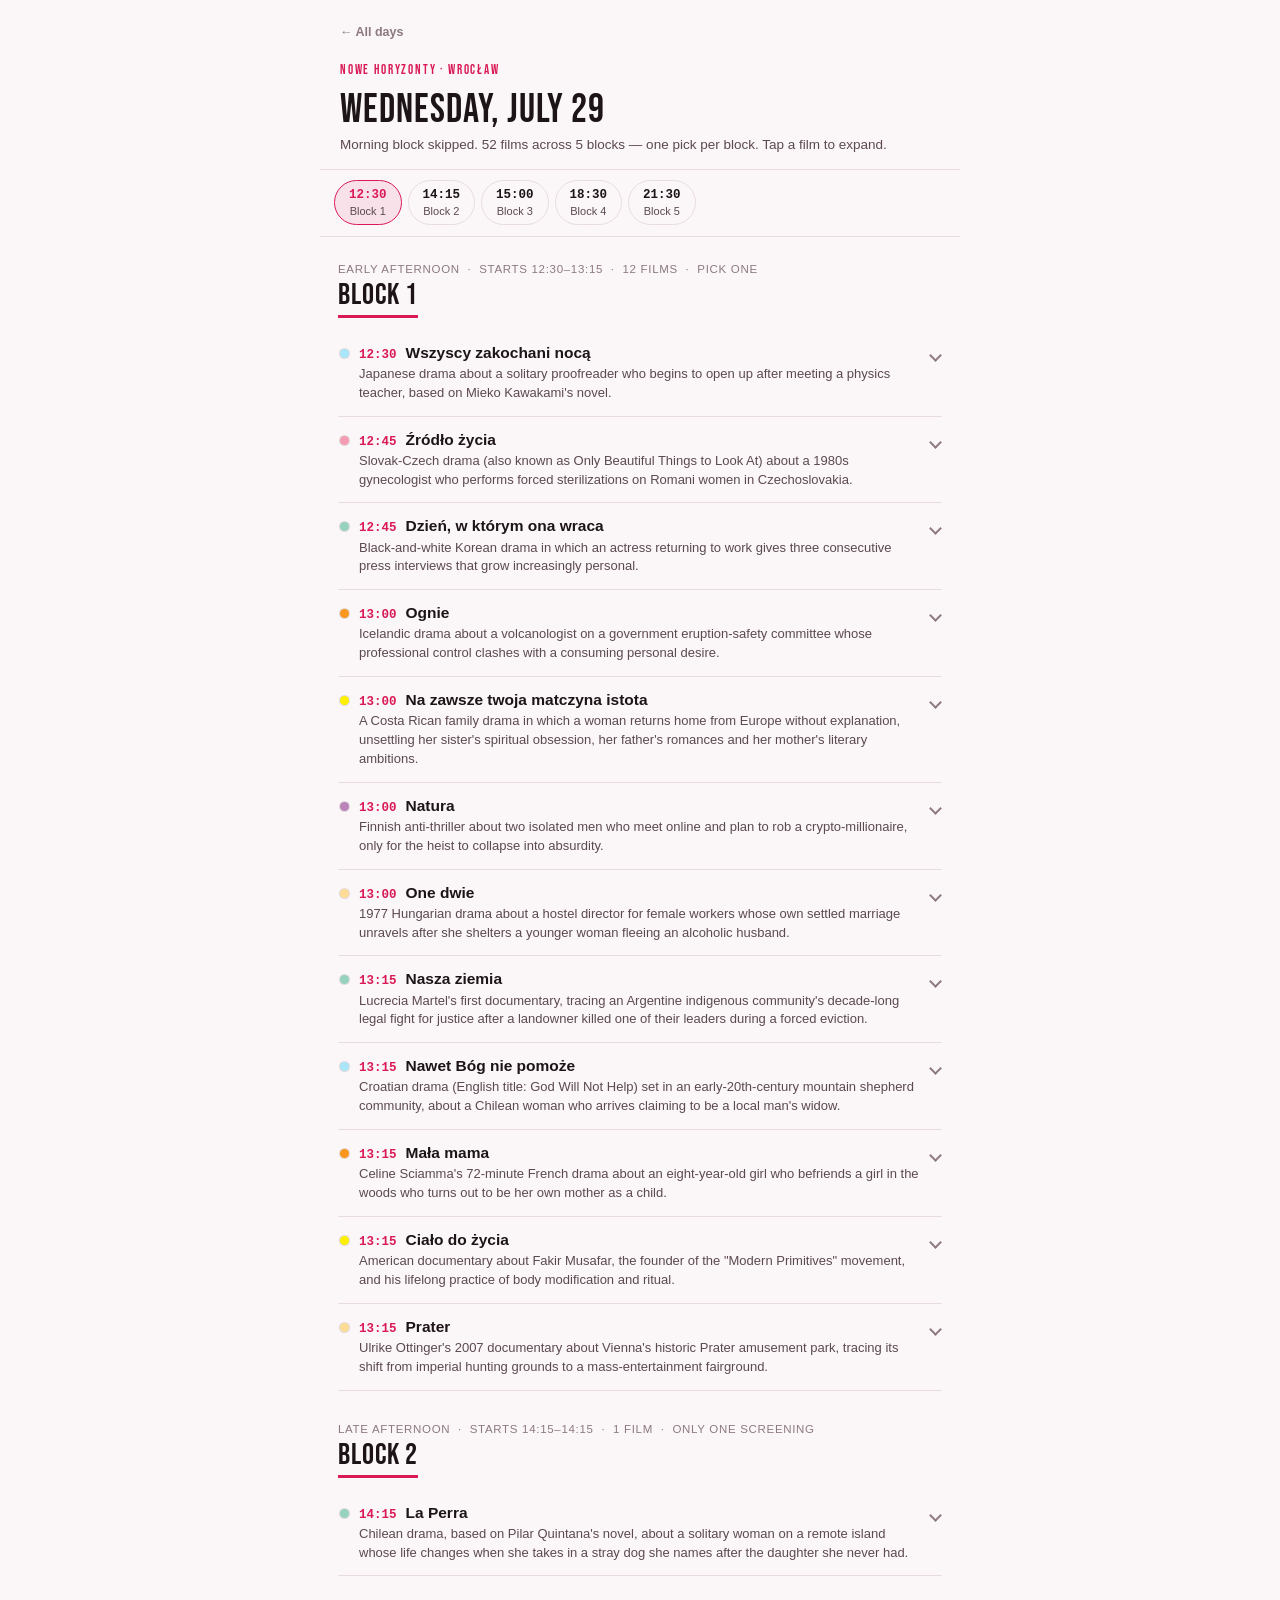
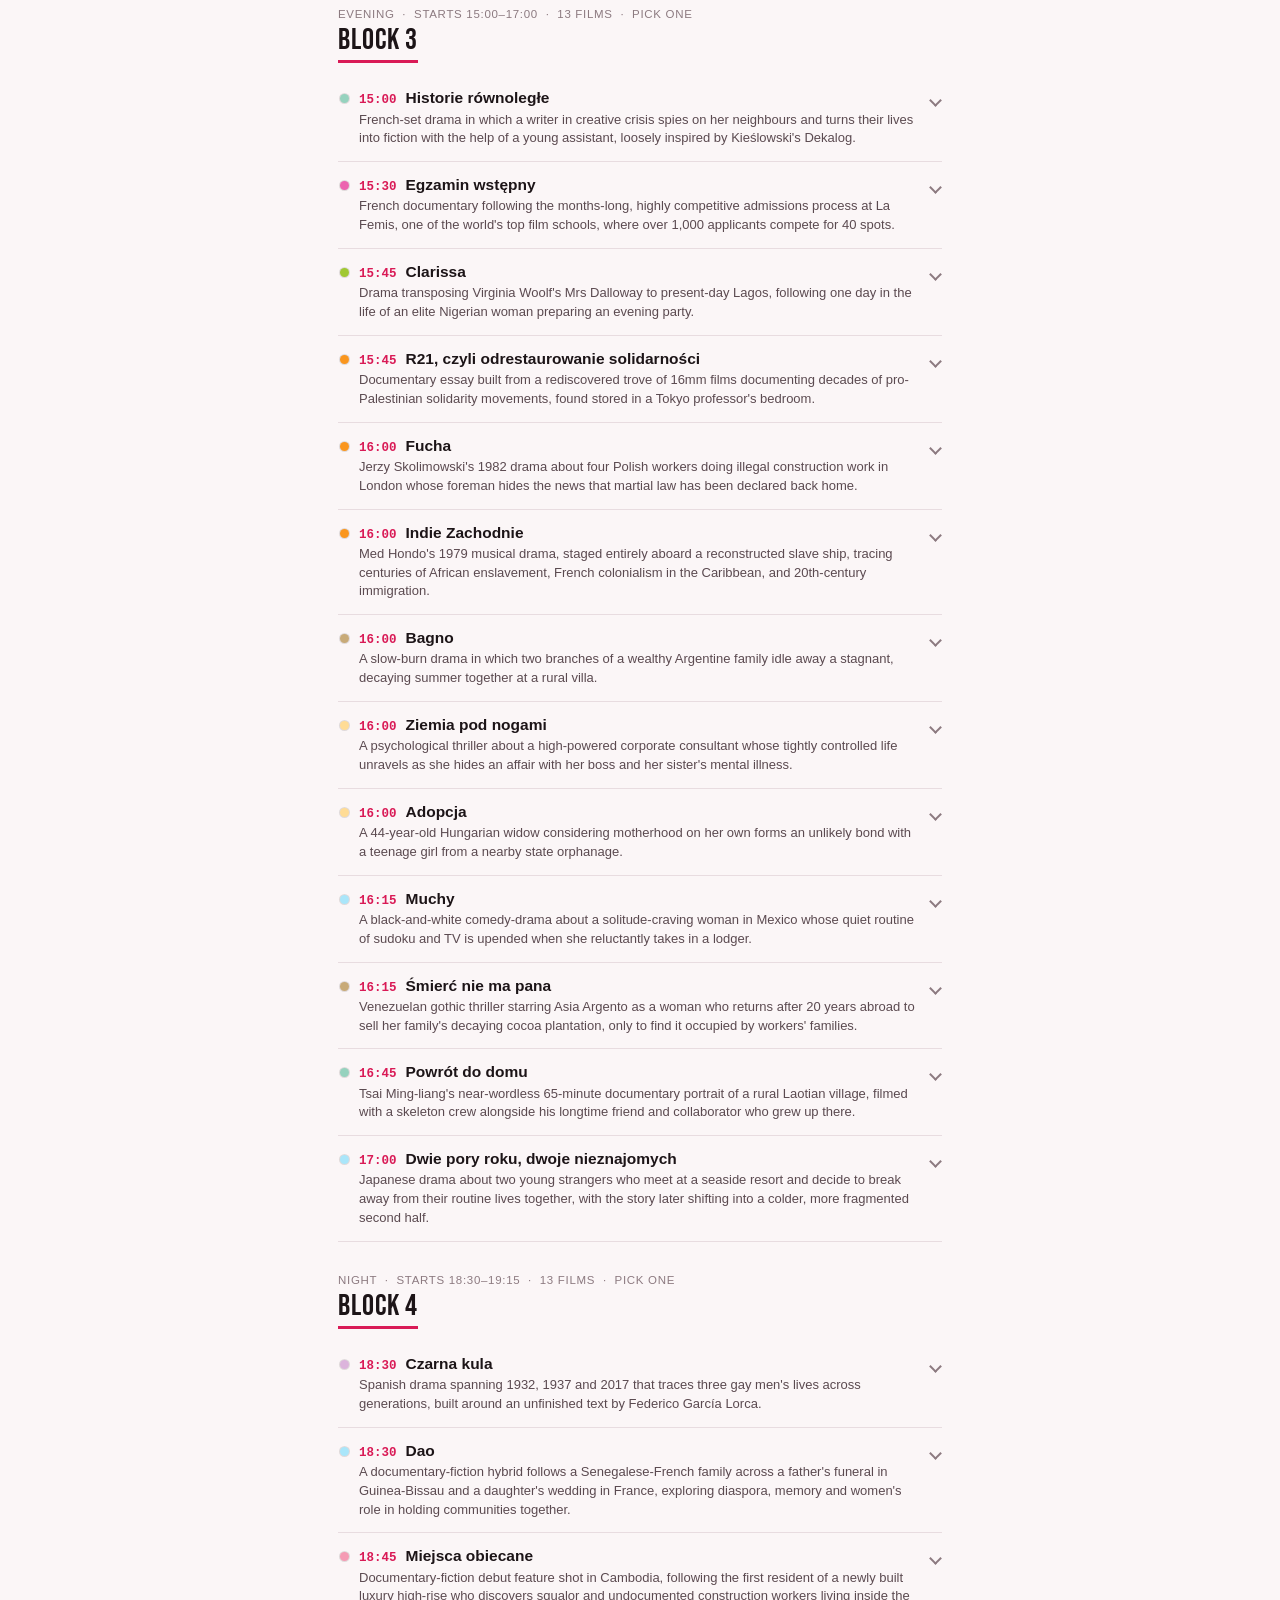
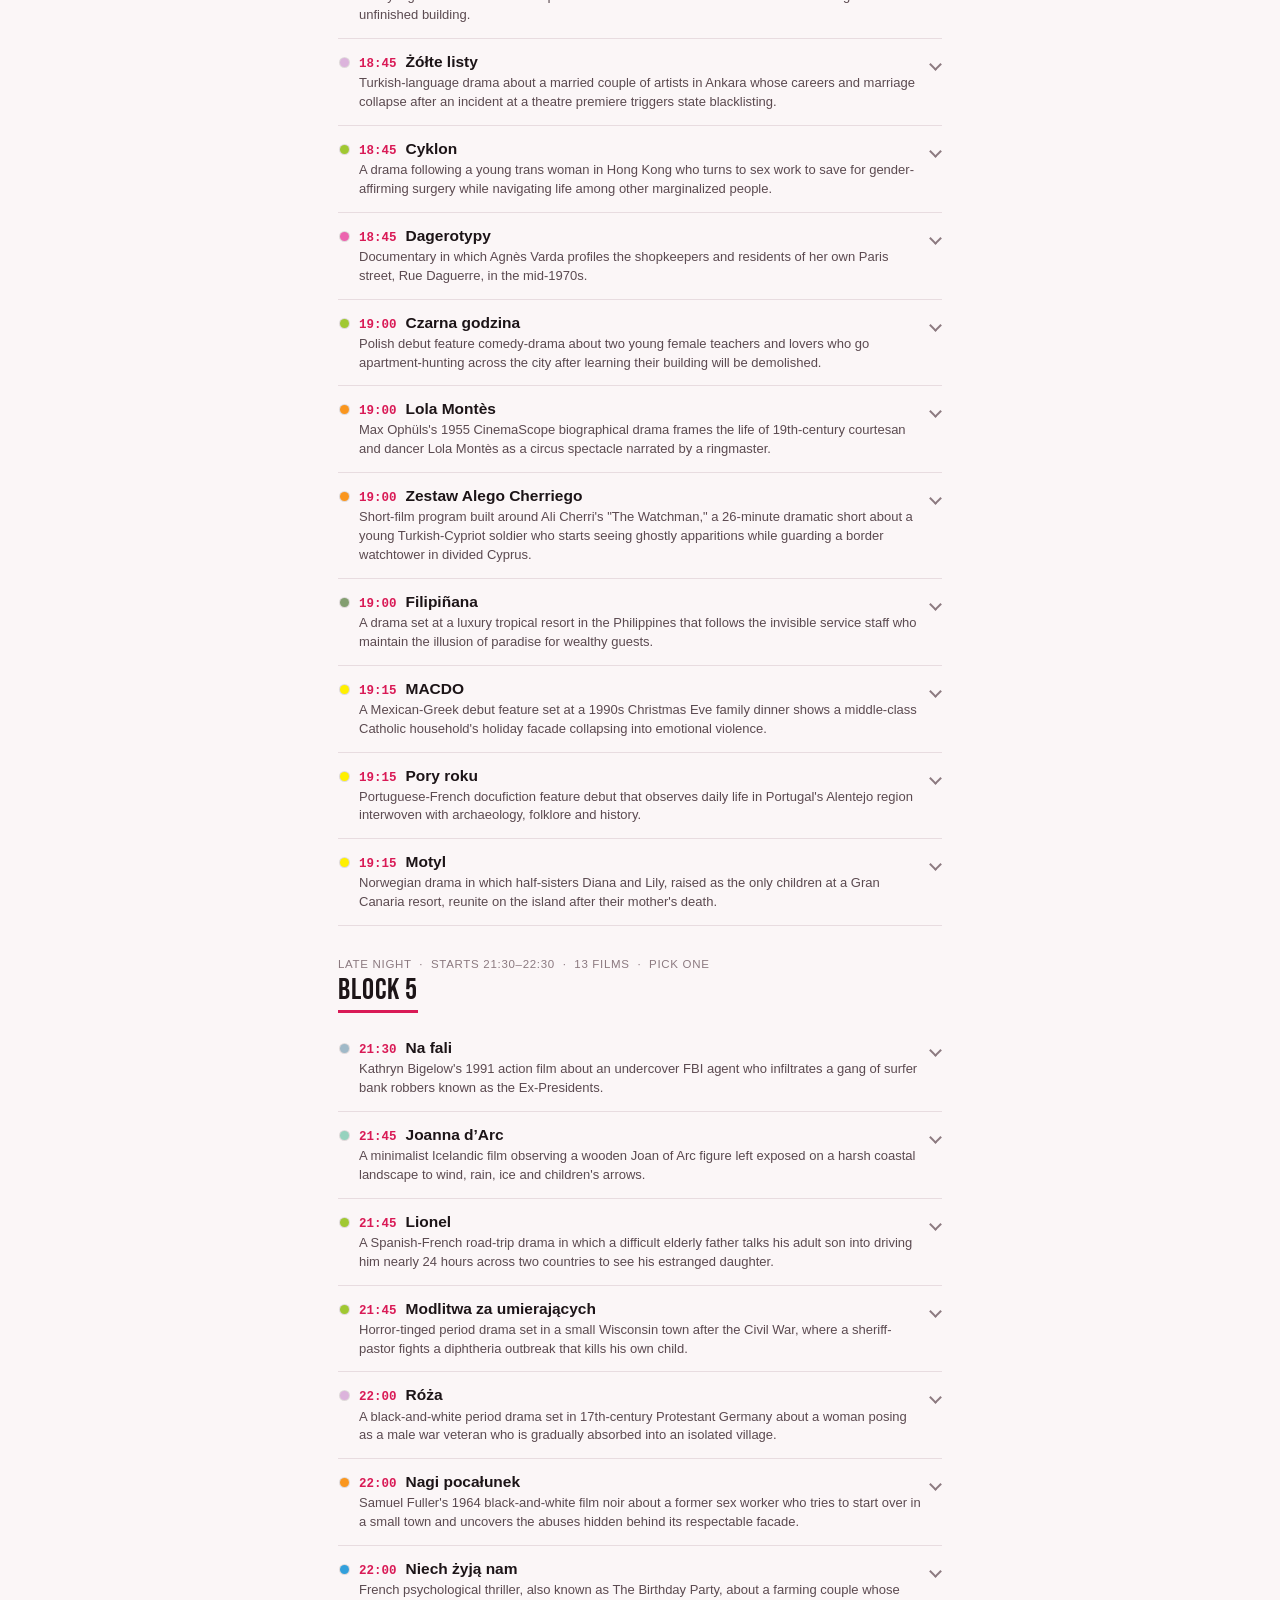
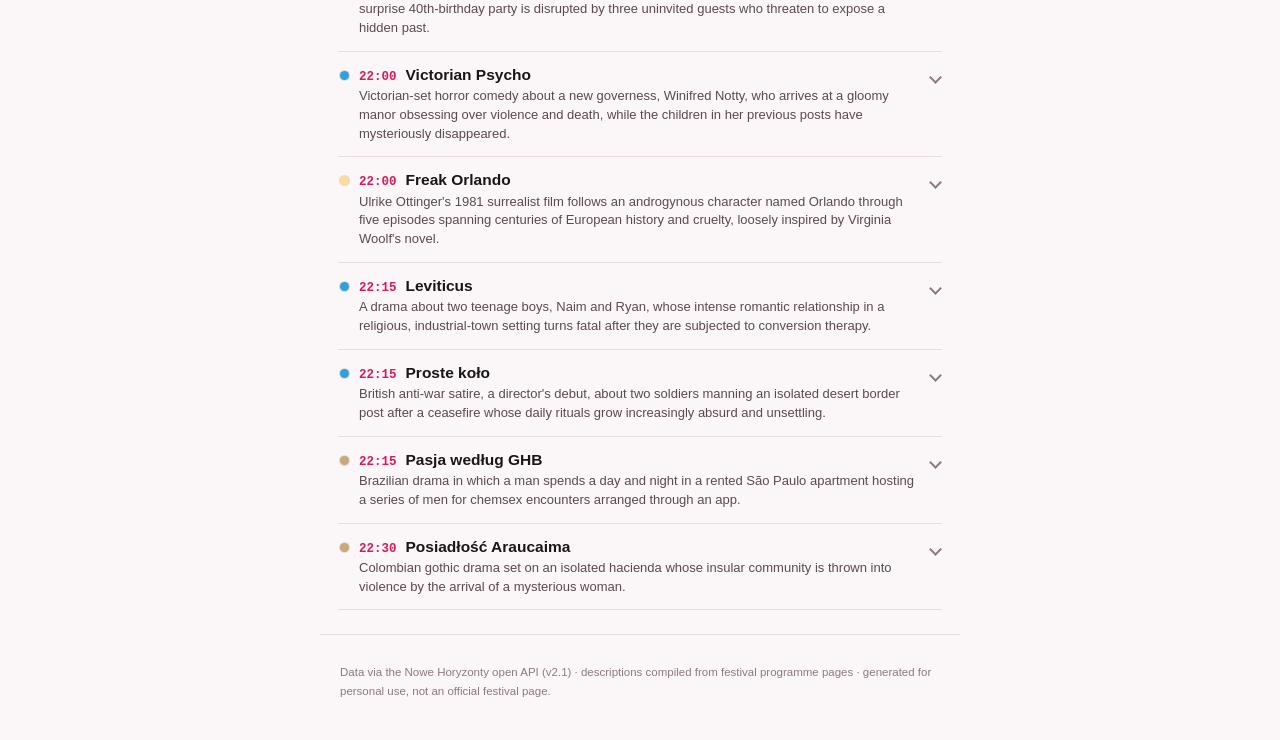
<file: 2026-07-29/index.html>
<!doctype html>
<html lang="en">
<head>
<meta charset="utf-8">
<meta name="viewport" content="width=device-width, initial-scale=1">
<title>Nowe Horyzonty — Wednesday, July 29</title>
<link rel="stylesheet" href="../assets/style.css">
</head>
<body>
<div class="masthead">
  <a class="back-link" href="../index.html">← All days</a>
  <p class="eyebrow">Nowe Horyzonty · Wrocław</p>
  <h1>Wednesday, July 29</h1>
  <p class="sub">Morning block skipped. 52 films across 5 blocks — one pick per block. Tap a film to expand.</p>
</div>

<nav class="navbar">
  <a href="#block-0" class="nav-chip"><span class="nav-time">12:30</span><span class="nav-label">Block 1</span></a>
<a href="#block-1" class="nav-chip"><span class="nav-time">14:15</span><span class="nav-label">Block 2</span></a>
<a href="#block-2" class="nav-chip"><span class="nav-time">15:00</span><span class="nav-label">Block 3</span></a>
<a href="#block-3" class="nav-chip"><span class="nav-time">18:30</span><span class="nav-label">Block 4</span></a>
<a href="#block-4" class="nav-chip"><span class="nav-time">21:30</span><span class="nav-label">Block 5</span></a>
</nav>


    <section class="block" id="block-0">
      <header class="block-header">
        <p class="block-eyebrow">Early Afternoon &nbsp;·&nbsp; starts 12:30–13:15 &nbsp;·&nbsp; 12 films &nbsp;·&nbsp; pick one</p>
        <h2 class="block-title">Block 1</h2>
      </header>
      <div class="film-list">
        
    <details class="film" data-block="0">
      <summary>
        <span class="dot" style="--dot:#AAE6FA" aria-hidden="true"></span>
        <span class="summary-main">
          <span class="row-top">
            <time class="time">12:30</time>
            <span class="title">Wszyscy zakochani nocą</span>
          </span>
          <span class="one-liner">Japanese drama about a solitary proofreader who begins to open up after meeting a physics teacher, based on Mieko Kawakami&#x27;s novel.</span>
        </span>
        <span class="chev" aria-hidden="true"></span>
      </summary>
      <div class="film-body">
        <img class="poster" src="https://www.nowehoryzonty.pl/pliki/wgrane/image/26nh/katalog/2026/SUBETE_MAYONAKA_NO_KOIBITOTACHI/glw_All_the_Lovers_in_the_Night_sub22026_All_the_Lovers_in_the_Night_Production_committee.jpg_standa.jpg" alt="" loading="lazy">
        <div class="detail-text">
          <p class="title-en">All the Lovers in the Night</p>
          <div class="meta-row">
            <span class="chip">12:30–14:49</span>
            <span class="chip">KNH 4</span>
            <span class="chip">2h 19m</span>
            <span class="chip">Japonia, Francja, 2026</span>
            
          </div>
          <p class="director">Dir. Yukiko Sode &nbsp;·&nbsp; <span class="section-name" style="--dot:#AAE6FA">Fale</span></p>
          <p class="long-desc">Adapted from Mieko Kawakami&#x27;s 2011 novel, the film follows Fuyuko, a withdrawn proofreader in her thirties who avoids social contact and drinks alone at night. A tentative relationship with Mitsutsuki, a physics teacher she meets through an evening class, pushes her to confront her isolation. Directed by Yukiko Sode and shot on 16mm film, it is Sode&#x27;s fourth feature and her first Cannes selection, premiering in the Un Certain Regard section in 2026. Stars Yukino Kishii and Tadanobu Asano.</p>
          
          <a class="site-link" href="https://www.nowehoryzonty.pl/program/26/wszyscy-zakochani-noca" target="_blank" rel="noopener">Festival page ↗</a>
        </div>
      </div>
    </details>

    <details class="film" data-block="0">
      <summary>
        <span class="dot" style="--dot:#F59BB4" aria-hidden="true"></span>
        <span class="summary-main">
          <span class="row-top">
            <time class="time">12:45</time>
            <span class="title">Źródło życia</span>
          </span>
          <span class="one-liner">Slovak-Czech drama (also known as Only Beautiful Things to Look At) about a 1980s gynecologist who performs forced sterilizations on Romani women in Czechoslovakia.</span>
        </span>
        <span class="chev" aria-hidden="true"></span>
      </summary>
      <div class="film-body">
        <img class="poster" src="https://www.nowehoryzonty.pl/pliki/wgrane/image/26nh/katalog/2026/ONLY_BEAUTIFUL_THINGS_TO_LOOK_AT/glw_Pramen_Still_01_Primary.jpeg_standa.jpg" alt="" loading="lazy">
        <div class="detail-text">
          <p class="title-en">Only Beautiful Things to Look At</p>
          <div class="meta-row">
            <span class="chip">12:45–14:13</span>
            <span class="chip">KNH 7</span>
            <span class="chip">1h 28m</span>
            <span class="chip">Słowacja, Czechy, Węgry, 2026</span>
            <span class="chip chip-qa">Q&amp;A after</span>
          </div>
          <p class="director">Dir. Ivan Ostrochovský &nbsp;·&nbsp; <span class="section-name" style="--dot:#F59BB4">Międzynarodowy Konkurs Nowe Horyzonty</span></p>
          <p class="long-desc">Directed by Ivan Ostrochovský (Slovakia/Czech Republic/Hungary, 2026, 88 min), the film is set in late-1980s Czechoslovakia and follows gynecologist Ingrid (Aňa Geislerová), who carries out state-sanctioned sterilizations of Romani women under the guise of medical care. Her outlook shifts as she grows close to Agáta, a young nurse of partial Romani heritage who initially hides her background. The film confronts the real historical practice of coercive sterilization of Romani women in Czechoslovakia and questions Ingrid&#x27;s role within that system. It premiered at Karlovy Vary 2026 and is also known internationally as &quot;Only Beautiful Things to Look At.&quot;</p>
          
          <a class="site-link" href="https://www.nowehoryzonty.pl/program/26/zrodlo-zycia" target="_blank" rel="noopener">Festival page ↗</a>
        </div>
      </div>
    </details>

    <details class="film" data-block="0">
      <summary>
        <span class="dot" style="--dot:#96D2BE" aria-hidden="true"></span>
        <span class="summary-main">
          <span class="row-top">
            <time class="time">12:45</time>
            <span class="title">Dzień, w którym ona wraca</span>
          </span>
          <span class="one-liner">Black-and-white Korean drama in which an actress returning to work gives three consecutive press interviews that grow increasingly personal.</span>
        </span>
        <span class="chev" aria-hidden="true"></span>
      </summary>
      <div class="film-body">
        <img class="poster" src="https://www.nowehoryzonty.pl/pliki/wgrane/image/26nh/katalog/2026/DZIENWKTORYMONAWRACA/glw_01._Main_THE_DAY_SHE_RETURNS_Park_Miso_Song_Sunmi__Jeonwonsa_Film_Co._All_Rights_Reserved.jpg_standa.jpg" alt="" loading="lazy">
        <div class="detail-text">
          <p class="title-en">The Day She Returns</p>
          <div class="meta-row">
            <span class="chip">12:45–14:09</span>
            <span class="chip">KNH 1</span>
            <span class="chip">1h 24m</span>
            <span class="chip">Korea Południowa, 2026</span>
            
          </div>
          <p class="director">Dir. Hong Sang-soo &nbsp;·&nbsp; <span class="section-name" style="--dot:#96D2BE">Mistrzynie, Mistrzowie</span></p>
          <p class="long-desc">Directed by Hong Sang-soo, the film follows an actress (Song Seon-mi) who, on the day she returns to acting after time away, sits for three back-to-back interviews with journalists in a restaurant. What starts as routine promotional talk drifts into more intimate, unguarded conversation. Shot in black and white with Hong&#x27;s characteristic static long takes, minimal setups, and recurring drinking scenes. It premiered in the Panorama section of the Berlinale in 2026.</p>
          
          <a class="site-link" href="https://www.nowehoryzonty.pl/program/26/dzien-w-ktorym-ona-wraca" target="_blank" rel="noopener">Festival page ↗</a>
        </div>
      </div>
    </details>

    <details class="film" data-block="0">
      <summary>
        <span class="dot" style="--dot:#FA961E" aria-hidden="true"></span>
        <span class="summary-main">
          <span class="row-top">
            <time class="time">13:00</time>
            <span class="title">Ognie</span>
          </span>
          <span class="one-liner">Icelandic drama about a volcanologist on a government eruption-safety committee whose professional control clashes with a consuming personal desire.</span>
        </span>
        <span class="chev" aria-hidden="true"></span>
      </summary>
      <div class="film-body">
        <img class="poster" src="https://www.nowehoryzonty.pl/pliki/wgrane/image/26nh/katalog/2026/THE_FIRES/glw_The_Fires_Nov_24_credit_Juliette_Rowland.png_standa.jpg" alt="" loading="lazy">
        <div class="detail-text">
          <p class="title-en">The Fires</p>
          <div class="meta-row">
            <span class="chip">13:00–14:46</span>
            <span class="chip">DCF Lalka</span>
            <span class="chip">1h 46m</span>
            <span class="chip">Islandia, 2025</span>
            
          </div>
          <p class="director">Dir. Ugla Hauksdóttir &nbsp;·&nbsp; <span class="section-name" style="--dot:#FA961E">Smart 7</span></p>
          <p class="long-desc">Anna is a volcanologist serving on a committee that manages Iceland&#x27;s constant volcanic hazards — eruptions, earthquakes, lava flows, and ash. Having inherited from her scientist father a deep sensitivity to the island&#x27;s harsh nature, she is skilled at containing external threats. The film interweaves this professional world with her private struggle against an overwhelming desire she can&#x27;t control, using Iceland&#x27;s raw volcanic landscape as a mirror for the tension between restraint and eruption. Directed by Ugla Hauksdóttir (Iceland, 2025).</p>
          
          <a class="site-link" href="https://www.nowehoryzonty.pl/program/26/ognie" target="_blank" rel="noopener">Festival page ↗</a>
        </div>
      </div>
    </details>

    <details class="film" data-block="0">
      <summary>
        <span class="dot" style="--dot:#FFF000" aria-hidden="true"></span>
        <span class="summary-main">
          <span class="row-top">
            <time class="time">13:00</time>
            <span class="title">Na zawsze twoja matczyna istota</span>
          </span>
          <span class="one-liner">A Costa Rican family drama in which a woman returns home from Europe without explanation, unsettling her sister&#x27;s spiritual obsession, her father&#x27;s romances and her mother&#x27;s literary ambitions.</span>
        </span>
        <span class="chev" aria-hidden="true"></span>
      </summary>
      <div class="film-body">
        <img class="poster" src="https://www.nowehoryzonty.pl/pliki/wgrane/image/26nh/katalog/2026/SIEMPRE_SOY_TU_ANIMAL_MATERNO/glw_2.jpg_standa.jpg" alt="" loading="lazy">
        <div class="detail-text">
          <p class="title-en">Forever Your Maternal Animal</p>
          <div class="meta-row">
            <span class="chip">13:00–14:48</span>
            <span class="chip">KNH 8</span>
            <span class="chip">1h 48m</span>
            <span class="chip">Belgia, Francja, Meksyk, 2026</span>
            
          </div>
          <p class="director">Dir. Valentina Maurel &nbsp;·&nbsp; <span class="section-name" style="--dot:#FFF000">Trzecie Oko: Klub Złamanych Serc</span></p>
          <p class="long-desc">Directed by Valentina Maurel, the film follows Elsa, who returns to Costa Rica after years abroad without saying why or how long she&#x27;ll stay, ignoring calls from a boyfriend back in Belgium. She finds her family fraying in different directions: her sister Amalia spiraling into obsession and spiritual delusion, her father drifting between romantic relationships, and her mother preoccupied with publishing poetry from her youth. Set against the rhythm of San José, the film examines women trying to define themselves outside assigned family roles. It won the acting award in the Un Certain Regard section at Cannes 2026. Runtime 108 minutes, in Spanish.</p>
          
          <a class="site-link" href="https://www.nowehoryzonty.pl/program/26/na-zawsze-twoja-matczyna-istota" target="_blank" rel="noopener">Festival page ↗</a>
        </div>
      </div>
    </details>

    <details class="film" data-block="0">
      <summary>
        <span class="dot" style="--dot:#BA83BA" aria-hidden="true"></span>
        <span class="summary-main">
          <span class="row-top">
            <time class="time">13:00</time>
            <span class="title">Natura</span>
          </span>
          <span class="one-liner">Finnish anti-thriller about two isolated men who meet online and plan to rob a crypto-millionaire, only for the heist to collapse into absurdity.</span>
        </span>
        <span class="chev" aria-hidden="true"></span>
      </summary>
      <div class="film-body">
        <img class="poster" src="https://www.nowehoryzonty.pl/pliki/wgrane/image/26nh/katalog/2026/NATURA/glw_Natura_still02.png_standa.jpg" alt="" loading="lazy">
        <div class="detail-text">
          
          <div class="meta-row">
            <span class="chip">13:00–14:17</span>
            <span class="chip">KNH 5</span>
            <span class="chip">1h 17m</span>
            <span class="chip">Finlandia, 2023</span>
            <span class="chip chip-qa">Q&amp;A after</span>
          </div>
          <p class="director">Dir. Matti Harju &nbsp;·&nbsp; <span class="section-name" style="--dot:#BA83BA">Lost Lost Lost</span></p>
          <p class="long-desc">Directed by Matti Harju (Finland, 2023, 68 min), his feature debut, the film follows two desperate, isolated men who connect online and plot a home-invasion robbery targeting a crypto millionaire; over the course of one evening the hostage situation unravels into farce as the men grapple with the intangibility of digital wealth. Shot on a mix of 16mm, Super 8 and digital formats in color and black-and-white, it deliberately undercuts genre expectations with narrative gaps, extended nature imagery and delayed confrontations, functioning more as a mood piece on masculinity, envy and post-COVID isolation than a conventional crime thriller.</p>
          <p class="short-note">+ preceded by short: <em>Drabina</em> (8m)</p>
          <a class="site-link" href="https://www.nowehoryzonty.pl/program/26/natura" target="_blank" rel="noopener">Festival page ↗</a>
        </div>
      </div>
    </details>

    <details class="film" data-block="0">
      <summary>
        <span class="dot" style="--dot:#FFDC96" aria-hidden="true"></span>
        <span class="summary-main">
          <span class="row-top">
            <time class="time">13:00</time>
            <span class="title">One dwie</span>
          </span>
          <span class="one-liner">1977 Hungarian drama about a hostel director for female workers whose own settled marriage unravels after she shelters a younger woman fleeing an alcoholic husband.</span>
        </span>
        <span class="chev" aria-hidden="true"></span>
      </summary>
      <div class="film-body">
        <img class="poster" src="https://www.nowehoryzonty.pl/pliki/wgrane/image/26nh/katalog/2026/ONEDWIE/glw_MESTWO_ok_ketten_the_two_of_them_03_c_gyula_szovari.jpg_standa.jpg" alt="" loading="lazy">
        <div class="detail-text">
          <p class="title-en">The Two of Them</p>
          <div class="meta-row">
            <span class="chip">13:00–14:37</span>
            <span class="chip">KNH 2</span>
            <span class="chip">1h 37m</span>
            <span class="chip">Węgry, 1977</span>
            
          </div>
          <p class="director">Dir. Márta Mészáros &nbsp;·&nbsp; <span class="section-name" style="--dot:#FFDC96">Retrospektywa: Márta Mészáros</span></p>
          <p class="long-desc">Directed by Marta Meszaros, the film follows Mari (Marina Vlady), who after twenty years of a seemingly happy marriage is appointed director of a hostel for women workers. She takes in Juli (Lili Monori), a younger, rebellious woman escaping a marriage to an alcoholic husband. As their friendship develops across class and generational lines, Mari comes to recognize her own marriage as a conventional facade that suppressed her individuality. Meszaros described the film as a semi-documentary study of friendship between two compromised women.</p>
          
          <a class="site-link" href="https://www.nowehoryzonty.pl/program/26/one-dwie" target="_blank" rel="noopener">Festival page ↗</a>
        </div>
      </div>
    </details>

    <details class="film" data-block="0">
      <summary>
        <span class="dot" style="--dot:#96D2BE" aria-hidden="true"></span>
        <span class="summary-main">
          <span class="row-top">
            <time class="time">13:15</time>
            <span class="title">Nasza ziemia</span>
          </span>
          <span class="one-liner">Lucrecia Martel&#x27;s first documentary, tracing an Argentine indigenous community&#x27;s decade-long legal fight for justice after a landowner killed one of their leaders during a forced eviction.</span>
        </span>
        <span class="chev" aria-hidden="true"></span>
      </summary>
      <div class="film-body">
        <img class="poster" src="https://www.nowehoryzonty.pl/pliki/wgrane/image/26nh/katalog/2026/NASZAZIEMIA/glw_1-Landmarks__Rei_Pictures__Louverture_Films.jpg_standa.jpg" alt="" loading="lazy">
        <div class="detail-text">
          <p class="title-en">Our Land</p>
          <div class="meta-row">
            <span class="chip">13:15–15:18</span>
            <span class="chip">DCF W-wa</span>
            <span class="chip">2h 03m</span>
            <span class="chip">Argentyna, USA, Meksyk, Francja, Holandia, Dania, 2025</span>
            
          </div>
          <p class="director">Dir. Lucrecia Martel &nbsp;·&nbsp; <span class="section-name" style="--dot:#96D2BE">Mistrzynie, Mistrzowie</span></p>
          <p class="long-desc">Lucrecia Martel&#x27;s documentary debut centers on the Chuchagasta indigenous community in Argentina and the 2009 killing of their leader Javier Chocobar, shot by a landowner backed by police during an attempted eviction. The film follows the community&#x27;s nine-year struggle to bring the case to trial and documents the resulting courtroom proceedings. Beyond the murder case, it examines the community&#x27;s broader fight for legal recognition of their land rights and historical existence, which official narratives had long denied. It is Martel&#x27;s first nonfiction feature after a career of fiction films including La Cienaga and Zama.</p>
          
          <a class="site-link" href="https://www.nowehoryzonty.pl/program/26/nasza-ziemia" target="_blank" rel="noopener">Festival page ↗</a>
        </div>
      </div>
    </details>

    <details class="film" data-block="0">
      <summary>
        <span class="dot" style="--dot:#AAE6FA" aria-hidden="true"></span>
        <span class="summary-main">
          <span class="row-top">
            <time class="time">13:15</time>
            <span class="title">Nawet Bóg nie pomoże</span>
          </span>
          <span class="one-liner">Croatian drama (English title: God Will Not Help) set in an early-20th-century mountain shepherd community, about a Chilean woman who arrives claiming to be a local man&#x27;s widow.</span>
        </span>
        <span class="chev" aria-hidden="true"></span>
      </summary>
      <div class="film-body">
        <img class="poster" src="https://www.nowehoryzonty.pl/pliki/wgrane/image/26nh/katalog/2026/BOG_NECE_POMOCI/glw_GWNH_stills_final_5_copyright_Kinorama.jpg_standa.jpg" alt="" loading="lazy">
        <div class="detail-text">
          <p class="title-en">God Will Not Help</p>
          <div class="meta-row">
            <span class="chip">13:15–15:32</span>
            <span class="chip">KNH 6</span>
            <span class="chip">2h 17m</span>
            <span class="chip">Chorwacja, Włochy, Rumunia, Grecja, Francja, Słowenia, 2025</span>
            <span class="chip chip-qa">Q&amp;A after</span>
          </div>
          <p class="director">Dir. Hana Jušić &nbsp;·&nbsp; <span class="section-name" style="--dot:#AAE6FA">Fale</span></p>
          <p class="long-desc">Directed by Hana Jušić (Croatia/Italy/Romania/Greece/France/Slovenia, 2025, 137 min), the film follows Teresa (Manuela Martelli), who travels by boat, donkey and foot to reach an isolated Croatian shepherd village, carrying the death of her husband Marko, a local man who had emigrated abroad, and seeking to return his body to his home community. Her arrival is met with suspicion by his sister Milena, who first greets her at gunpoint, and destabilizes the fragile relationships within the family, including the hostile younger brother Nikola and devoutly religious elder Ilija. Jušić&#x27;s second feature, it examines faith, desire and patriarchal power in an isolated community. Won the Pardo for Best Performance at Locarno 2025 (shared by Martelli and Ana Marija Veselčić) and awards at Thessaloniki and Sarajevo.</p>
          
          <a class="site-link" href="https://www.nowehoryzonty.pl/program/26/nawet-bog-nie-pomoze" target="_blank" rel="noopener">Festival page ↗</a>
        </div>
      </div>
    </details>

    <details class="film" data-block="0">
      <summary>
        <span class="dot" style="--dot:#FA961E" aria-hidden="true"></span>
        <span class="summary-main">
          <span class="row-top">
            <time class="time">13:15</time>
            <span class="title">Mała mama</span>
          </span>
          <span class="one-liner">Celine Sciamma&#x27;s 72-minute French drama about an eight-year-old girl who befriends a girl in the woods who turns out to be her own mother as a child.</span>
        </span>
        <span class="chev" aria-hidden="true"></span>
      </summary>
      <div class="film-body">
        <img class="poster" src="https://www.nowehoryzonty.pl/pliki/wgrane/image/26nh/katalog/2026/MALAMAMA/glw_2._Petite_maman_treinte.jpg_standa.jpg" alt="" loading="lazy">
        <div class="detail-text">
          <p class="title-en">Petite maman</p>
          <div class="meta-row">
            <span class="chip">13:15–14:27</span>
            <span class="chip">DCF Polonia</span>
            <span class="chip">1h 12m</span>
            <span class="chip">Francja, 2021</span>
            
          </div>
          <p class="director">Dir. Céline Sciamma &nbsp;·&nbsp; <span class="section-name" style="--dot:#FA961E">Pokazy Specjalne</span></p>
          <p class="long-desc">Directed by Celine Sciamma (Portrait of a Lady on Fire), the film follows eight-year-old Nelly as she deals with the death of her grandmother and helps her parents clear out the family house. In the surrounding woods she meets Marion, a girl her own age building a treehouse, and gradually realizes Marion is her mother at the same age. The film uses this quiet, gently fantastical premise to explore grief and the mother-daughter relationship. Running just 72 minutes, it stars real-life twin sisters Josephine and Gabrielle Sanz in the lead roles.</p>
          
          <a class="site-link" href="https://www.nowehoryzonty.pl/program/26/mala-mama" target="_blank" rel="noopener">Festival page ↗</a>
        </div>
      </div>
    </details>

    <details class="film" data-block="0">
      <summary>
        <span class="dot" style="--dot:#FFF000" aria-hidden="true"></span>
        <span class="summary-main">
          <span class="row-top">
            <time class="time">13:15</time>
            <span class="title">Ciało do życia</span>
          </span>
          <span class="one-liner">American documentary about Fakir Musafar, the founder of the &quot;Modern Primitives&quot; movement, and his lifelong practice of body modification and ritual.</span>
        </span>
        <span class="chev" aria-hidden="true"></span>
      </summary>
      <div class="film-body">
        <img class="poster" src="https://www.nowehoryzonty.pl/pliki/wgrane/image/26nh/katalog/2026/A_BODY_TO_LIVE_IN/glw_ABTLI_Still_GrinSuspension4.jpg_standa.jpg" alt="" loading="lazy">
        <div class="detail-text">
          <p class="title-en">A Body to Live In</p>
          <div class="meta-row">
            <span class="chip">13:15–14:53</span>
            <span class="chip">KNH 3</span>
            <span class="chip">1h 38m</span>
            <span class="chip">USA, 2025</span>
            
          </div>
          <p class="director">Dir. Angelo Madsen &nbsp;·&nbsp; <span class="section-name" style="--dot:#FFF000">Front Wizualny</span></p>
          <p class="long-desc">Original title &quot;A Body to Live In,&quot; directed by Angelo Madsen, this documentary profiles Fakir Musafar (1930-2018), a performance artist who coined the term &quot;Modern Primitives&quot; and popularized piercing, suspension, and other body modification practices within American counterculture and the BDSM community. Using archival footage and interviews, it traces how pain and ritual became tools of identity, survival, and expression, including during the AIDS crisis era. The film won the Founder&#x27;s Spirit award at Ann Arbor Film Festival 2025 and the Grand Jury Prize for Best Feature Documentary at Oak Cliff Film Festival 2025. Content note: contains strobing lights and depictions of body modification and BDSM practices.</p>
          
          <a class="site-link" href="https://www.nowehoryzonty.pl/program/26/cialo-do-zycia" target="_blank" rel="noopener">Festival page ↗</a>
        </div>
      </div>
    </details>

    <details class="film" data-block="0">
      <summary>
        <span class="dot" style="--dot:#FFDC96" aria-hidden="true"></span>
        <span class="summary-main">
          <span class="row-top">
            <time class="time">13:15</time>
            <span class="title">Prater</span>
          </span>
          <span class="one-liner">Ulrike Ottinger&#x27;s 2007 documentary about Vienna&#x27;s historic Prater amusement park, tracing its shift from imperial hunting grounds to a mass-entertainment fairground.</span>
        </span>
        <span class="chev" aria-hidden="true"></span>
      </summary>
      <div class="film-body">
        <img class="poster" src="https://www.nowehoryzonty.pl/pliki/wgrane/image/26nh/katalog/2026/PRATER/glw_Prater_2.jpg_standa.jpg" alt="" loading="lazy">
        <div class="detail-text">
          
          <div class="meta-row">
            <span class="chip">13:15–15:03</span>
            <span class="chip">DCF Lwów</span>
            <span class="chip">1h 48m</span>
            <span class="chip">Austria, Niemcy, 2007</span>
            
          </div>
          <p class="director">Dir. Ulrike Ottinger &nbsp;·&nbsp; <span class="section-name" style="--dot:#FFDC96">Retrospektywa: Ulrike Ottinger</span></p>
          <p class="long-desc">Through archival footage and observational filming, the documentary chronicles the history of Vienna&#x27;s Prater park, home to the landmark Riesenrad ferris wheel, from its origins as Habsburg hunting grounds to its present life as a popular amusement site. Director Ulrike Ottinger focuses on the generations of people who built, ran and worked the park&#x27;s attractions. The film won the German Film Critics Award for Best Documentary in 2008 and is screened here as part of an Ottinger retrospective.</p>
          
          <a class="site-link" href="https://www.nowehoryzonty.pl/program/26/prater" target="_blank" rel="noopener">Festival page ↗</a>
        </div>
      </div>
    </details>
      </div>
    </section>

    <section class="block" id="block-1">
      <header class="block-header">
        <p class="block-eyebrow">Late Afternoon &nbsp;·&nbsp; starts 14:15–14:15 &nbsp;·&nbsp; 1 film &nbsp;·&nbsp; only one screening</p>
        <h2 class="block-title">Block 2</h2>
      </header>
      <div class="film-list">
        
    <details class="film" data-block="1">
      <summary>
        <span class="dot" style="--dot:#96D2BE" aria-hidden="true"></span>
        <span class="summary-main">
          <span class="row-top">
            <time class="time">14:15</time>
            <span class="title">La Perra</span>
          </span>
          <span class="one-liner">Chilean drama, based on Pilar Quintana&#x27;s novel, about a solitary woman on a remote island whose life changes when she takes in a stray dog she names after the daughter she never had.</span>
        </span>
        <span class="chev" aria-hidden="true"></span>
      </summary>
      <div class="film-body">
        <img class="poster" src="https://www.nowehoryzonty.pl/pliki/wgrane/image/26nh/katalog/2026/LA_PERRA/glw__Simone_DArcangelo.png_standa.jpg" alt="" loading="lazy">
        <div class="detail-text">
          
          <div class="meta-row">
            <span class="chip">14:15–16:07</span>
            <span class="chip">KNH 9</span>
            <span class="chip">1h 52m</span>
            <span class="chip">Chile, Brazylia, 2026</span>
            
          </div>
          <p class="director">Dir. Dominga Sotomayor &nbsp;·&nbsp; <span class="section-name" style="--dot:#96D2BE">Mistrzynie, Mistrzowie</span></p>
          <p class="long-desc">Directed by Dominga Sotomayor and adapted from Pilar Quintana&#x27;s novel, the film follows Silvia, a woman with a painful past living alone on a windswept island off the Chilean coast, sustaining herself through fishing and gathering. When she takes in an abandoned puppy, she names him Yuri after the daughter she never had, and the dog&#x27;s presence stirs up long-suppressed grief and longing. The film premiered in the Directors&#x27; Fortnight at Cannes 2026, where the dog Yuri won the Palm Dog Award. It is a quiet, character-driven study of solitude and the ways an animal can fill an emotional void.</p>
          
          <a class="site-link" href="https://www.nowehoryzonty.pl/program/26/la-perra" target="_blank" rel="noopener">Festival page ↗</a>
        </div>
      </div>
    </details>
      </div>
    </section>

    <section class="block" id="block-2">
      <header class="block-header">
        <p class="block-eyebrow">Evening &nbsp;·&nbsp; starts 15:00–17:00 &nbsp;·&nbsp; 13 films &nbsp;·&nbsp; pick one</p>
        <h2 class="block-title">Block 3</h2>
      </header>
      <div class="film-list">
        
    <details class="film" data-block="2">
      <summary>
        <span class="dot" style="--dot:#96D2BE" aria-hidden="true"></span>
        <span class="summary-main">
          <span class="row-top">
            <time class="time">15:00</time>
            <span class="title">Historie równoległe</span>
          </span>
          <span class="one-liner">French-set drama in which a writer in creative crisis spies on her neighbours and turns their lives into fiction with the help of a young assistant, loosely inspired by Kieślowski&#x27;s Dekalog.</span>
        </span>
        <span class="chev" aria-hidden="true"></span>
      </summary>
      <div class="film-body">
        <img class="poster" src="https://www.nowehoryzonty.pl/pliki/wgrane/image/26nh/katalog/2026/HISTOIRES_PARALLELES/glw_Histoires-Paralleles_0352R2CaroleBethuel.jpg_standa.jpg" alt="" loading="lazy">
        <div class="detail-text">
          <p class="title-en">Parallel Tales</p>
          <div class="meta-row">
            <span class="chip">15:00–17:19</span>
            <span class="chip">KNH 1</span>
            <span class="chip">2h 19m</span>
            <span class="chip">Francja, Włochy, Belgia, Iran, 2026</span>
            
          </div>
          <p class="director">Dir. Asghar Farhadi &nbsp;·&nbsp; <span class="section-name" style="--dot:#96D2BE">Mistrzynie, Mistrzowie</span></p>
          <p class="long-desc">New fiction feature by Asghar Farhadi (&#x27;A Separation&#x27;, &#x27;The Salesman&#x27;), co-produced by Poles Maciej Musiał and Krzysztof Piesiewicz and loosely inspired by episode six of Krzysztof Kieślowski&#x27;s &#x27;Dekalog&#x27; (&#x27;A Short Film About Love&#x27;). A writer, played by Isabelle Huppert, watches her neighbours across the street and turns her observations into literature, drawing in her young assistant Adam (Adam Bessa) until their collaboration becomes an obsessive game blurring reality and fiction. Cast also includes Vincent Cassel and Catherine Deneuve; the score is by Zbigniew Preisner, Kieślowski&#x27;s regular composer. The film premiered in competition at Cannes 2026.</p>
          
          <a class="site-link" href="https://www.nowehoryzonty.pl/program/26/historie-rownolegle" target="_blank" rel="noopener">Festival page ↗</a>
        </div>
      </div>
    </details>

    <details class="film" data-block="2">
      <summary>
        <span class="dot" style="--dot:#EC64AF" aria-hidden="true"></span>
        <span class="summary-main">
          <span class="row-top">
            <time class="time">15:30</time>
            <span class="title">Egzamin wstępny</span>
          </span>
          <span class="one-liner">French documentary following the months-long, highly competitive admissions process at La Femis, one of the world&#x27;s top film schools, where over 1,000 applicants compete for 40 spots.</span>
        </span>
        <span class="chev" aria-hidden="true"></span>
      </summary>
      <div class="film-body">
        <img class="poster" src="https://www.nowehoryzonty.pl/pliki/wgrane/image/26nh/katalog/2026/EGZAMINWSTEPNY/glw_le-concours-2016-Claire-Simon-3.jpg_standa.jpg" alt="" loading="lazy">
        <div class="detail-text">
          <p class="title-en">The Competition</p>
          <div class="meta-row">
            <span class="chip">15:30–17:30</span>
            <span class="chip">KNH 4</span>
            <span class="chip">2h</span>
            <span class="chip">Francja, 2016</span>
            <span class="chip chip-qa">Q&amp;A after</span>
          </div>
          <p class="director">Dir. Claire Simon &nbsp;·&nbsp; <span class="section-name" style="--dot:#EC64AF">Instytucje / Struktury / Wspólnoty</span></p>
          <p class="long-desc">Directed by Claire Simon (original title &quot;Le Concours&quot;), this observational documentary follows the multi-stage recruitment process at La Femis film school in Paris, where examiners narrow more than a thousand applicants down to just forty students. It alternates between candidates undergoing oral and written exams and professors debating what qualities and criteria should determine who gets in. Along the way it raises questions about how much a filmmaking career depends on an applicant&#x27;s cultural and social background rather than raw talent. It won the Venezia Classici award at Venice in 2016 and the True Vision Award at True/False in 2017.</p>
          
          <a class="site-link" href="https://www.nowehoryzonty.pl/program/26/egzamin-wstepny" target="_blank" rel="noopener">Festival page ↗</a>
        </div>
      </div>
    </details>

    <details class="film" data-block="2">
      <summary>
        <span class="dot" style="--dot:#A0C832" aria-hidden="true"></span>
        <span class="summary-main">
          <span class="row-top">
            <time class="time">15:45</time>
            <span class="title">Clarissa</span>
          </span>
          <span class="one-liner">Drama transposing Virginia Woolf&#x27;s Mrs Dalloway to present-day Lagos, following one day in the life of an elite Nigerian woman preparing an evening party.</span>
        </span>
        <span class="chev" aria-hidden="true"></span>
      </summary>
      <div class="film-body">
        <img class="poster" src="https://www.nowehoryzonty.pl/pliki/wgrane/image/26nh/katalog/2026/CLARISSA/glw_Jable_Osai_Ayo_Edebiri_India_Amarteifio_Toheeb_Jimoh_in_CLARISSA_Courtesy_of_NEON.jpg_standa.jpg" alt="" loading="lazy">
        <div class="detail-text">
          
          <div class="meta-row">
            <span class="chip">15:45–18:00</span>
            <span class="chip">DCF Lwów</span>
            <span class="chip">2h 15m</span>
            <span class="chip">USA, Nigeria, 2026</span>
            
          </div>
          <p class="director">Dir. Arie Esiri, Chuko Esiri &nbsp;·&nbsp; <span class="section-name" style="--dot:#A0C832">Odkrycia</span></p>
          <p class="long-desc">The film follows a single day in the life of a wealthy Lagos woman as she prepares to host a gathering, encountering people from her past and present who prompt reflection on her life choices, lost loves, and missed chances. A parallel storyline follows a soldier suffering PTSD from fighting Boko Haram, contrasting the protagonist&#x27;s privileged world with Nigeria&#x27;s harsher realities. Directed by Arie and Chuko Esiri (previously behind &#x27;Eyimofe&#x27;), it stars Sophie Okonedo, Ayo Edebiri, and David Oyelowo, and premiered in the Quinzaine des cineastes at Cannes.</p>
          
          <a class="site-link" href="https://www.nowehoryzonty.pl/program/26/clarissa" target="_blank" rel="noopener">Festival page ↗</a>
        </div>
      </div>
    </details>

    <details class="film" data-block="2">
      <summary>
        <span class="dot" style="--dot:#FA961E" aria-hidden="true"></span>
        <span class="summary-main">
          <span class="row-top">
            <time class="time">15:45</time>
            <span class="title">R21, czyli odrestaurowanie solidarności</span>
          </span>
          <span class="one-liner">Documentary essay built from a rediscovered trove of 16mm films documenting decades of pro-Palestinian solidarity movements, found stored in a Tokyo professor&#x27;s bedroom.</span>
        </span>
        <span class="chev" aria-hidden="true"></span>
      </summary>
      <div class="film-body">
        <img class="poster" src="https://www.nowehoryzonty.pl/pliki/wgrane/image/26nh/katalog/2026/R21_AKA_RESTORING_SOLIDARITY/glw_R21-_Still_4.png_standa.jpg" alt="" loading="lazy">
        <div class="detail-text">
          <p class="title-en">R21 AKA Restoring Solidarity</p>
          <div class="meta-row">
            <span class="chip">15:45–17:13</span>
            <span class="chip">KNH 7</span>
            <span class="chip">1h 28m</span>
            <span class="chip">Katar, Palestyna, Belgia, 2022</span>
            <span class="chip chip-qa">Q&amp;A after</span>
          </div>
          <p class="director">Dir. Mohanad Yaqubi &nbsp;·&nbsp; <span class="section-name" style="--dot:#FA961E">Pokazy Specjalne</span></p>
          <p class="long-desc">Documentary by Palestinian filmmaker Mohanad Yaqubi (&#x27;Off Frame&#x27;), a Qatar-Palestine-Belgium co-production. The film draws on an archive of twenty 16mm reels, spanning roughly three decades from the 1960s onward, documenting international solidarity movements with Palestine, including footage tied to Japanese activist-filmmakers Kōji Wakamatsu and Masao Adachi. Yaqubi treats the recovered footage as both historical record and political tool, using it to question official narratives around the Israeli-Palestinian conflict. Parts of the material reportedly faced censorship when shown at Documenta 15 in Kassel. Runtime 69 minutes; premiered at the 2022 Marrakech Film Festival.</p>
          <p class="short-note">+ preceded by short: <em>Anatomia kontroli</em> (17m)</p>
          <a class="site-link" href="https://www.nowehoryzonty.pl/program/26/r21-czyli-odrestaurowanie-solidarnosci" target="_blank" rel="noopener">Festival page ↗</a>
        </div>
      </div>
    </details>

    <details class="film" data-block="2">
      <summary>
        <span class="dot" style="--dot:#FA961E" aria-hidden="true"></span>
        <span class="summary-main">
          <span class="row-top">
            <time class="time">16:00</time>
            <span class="title">Fucha</span>
          </span>
          <span class="one-liner">Jerzy Skolimowski&#x27;s 1982 drama about four Polish workers doing illegal construction work in London whose foreman hides the news that martial law has been declared back home.</span>
        </span>
        <span class="chev" aria-hidden="true"></span>
      </summary>
      <div class="film-body">
        <img class="poster" src="https://www.nowehoryzonty.pl/pliki/wgrane/image/26nh/katalog/2026/MOONLIGHTING/glw_Moonlighting_1.jpg_standa.jpg" alt="" loading="lazy">
        <div class="detail-text">
          <p class="title-en">Moonlighting</p>
          <div class="meta-row">
            <span class="chip">16:00–17:37</span>
            <span class="chip">KNH 5</span>
            <span class="chip">1h 37m</span>
            <span class="chip">Wielka Brytania, 1982</span>
            
          </div>
          <p class="director">Dir. Jerzy Skolimowski &nbsp;·&nbsp; <span class="section-name" style="--dot:#FA961E">Pokazy Specjalne</span></p>
          <p class="long-desc">Directed by Jerzy Skolimowski and starring Jeremy Irons, the film (original title &quot;Moonlighting&quot;) follows four Polish laborers who travel to London to renovate a flat for cash, working without permits. Nowak (Irons), the only one who speaks English, learns that martial law has just been declared in Poland and conceals the news from his coworkers to keep them focused on finishing the job and earning money. Shot quickly around the actual December 1981 declaration of martial law, it works as a political allegory about deception and desperation under an authoritarian regime, despite being set entirely in London. It won the Best Screenplay award at the 1982 Cannes Film Festival.</p>
          
          <a class="site-link" href="https://www.nowehoryzonty.pl/program/26/fucha" target="_blank" rel="noopener">Festival page ↗</a>
        </div>
      </div>
    </details>

    <details class="film" data-block="2">
      <summary>
        <span class="dot" style="--dot:#FA961E" aria-hidden="true"></span>
        <span class="summary-main">
          <span class="row-top">
            <time class="time">16:00</time>
            <span class="title">Indie Zachodnie</span>
          </span>
          <span class="one-liner">Med Hondo&#x27;s 1979 musical drama, staged entirely aboard a reconstructed slave ship, tracing centuries of African enslavement, French colonialism in the Caribbean, and 20th-century immigration.</span>
        </span>
        <span class="chev" aria-hidden="true"></span>
      </summary>
      <div class="film-body">
        <img class="poster" src="https://www.nowehoryzonty.pl/pliki/wgrane/image/26nh/katalog/2026/WEST_INDIES_OU_LES_NEGRES_MARRONS_DE_LA_LIBERTE/glw_West_Indies_3.jpg_standa.jpg" alt="" loading="lazy">
        <div class="detail-text">
          <p class="title-en">West Indies: The Fugitive Slaves</p>
          <div class="meta-row">
            <span class="chip">16:00–17:56</span>
            <span class="chip">DCF Lalka</span>
            <span class="chip">1h 56m</span>
            <span class="chip">Francja, Algieria, Mauretania, 1979</span>
            
          </div>
          <p class="director">Dir. Med Hondo &nbsp;·&nbsp; <span class="section-name" style="--dot:#FA961E">Pokazy Specjalne</span></p>
          <p class="long-desc">Directed by Med Hondo and adapted from a play by Martinican writer Daniel Boukman (original title &quot;West Indies&quot;), the film is staged almost entirely on a full-scale replica of a slave ship built inside an abandoned factory outside Paris. It combines dramatic scenes, Brechtian theatrical devices, and musical and dance numbers drawing on African diasporic traditions to trace a sweeping history from the transatlantic slave trade through French colonial rule in the Caribbean to postwar immigration to France. Hondo spent years raising what was then a record budget for African cinema to make it. It is considered a major work of militant African and diasporic filmmaking.</p>
          
          <a class="site-link" href="https://www.nowehoryzonty.pl/program/26/indie-zachodnie" target="_blank" rel="noopener">Festival page ↗</a>
        </div>
      </div>
    </details>

    <details class="film" data-block="2">
      <summary>
        <span class="dot" style="--dot:#C8AA78" aria-hidden="true"></span>
        <span class="summary-main">
          <span class="row-top">
            <time class="time">16:00</time>
            <span class="title">Bagno</span>
          </span>
          <span class="one-liner">A slow-burn drama in which two branches of a wealthy Argentine family idle away a stagnant, decaying summer together at a rural villa.</span>
        </span>
        <span class="chev" aria-hidden="true"></span>
      </summary>
      <div class="film-body">
        <img class="poster" src="https://www.nowehoryzonty.pl/pliki/wgrane/image/26nh/katalog/2026/BAGNO/glw_CIE_still_001.jpg_standa.jpg" alt="" loading="lazy">
        <div class="detail-text">
          <p class="title-en">The Swamp</p>
          <div class="meta-row">
            <span class="chip">16:00–17:42</span>
            <span class="chip">DCF W-wa</span>
            <span class="chip">1h 42m</span>
            <span class="chip">Argentyna, Francja, Hiszpania, Japonia, 2001</span>
            
          </div>
          <p class="director">Dir. Lucrecia Martel &nbsp;·&nbsp; <span class="section-name" style="--dot:#C8AA78">Tropikalny Gotyk</span></p>
          <p class="long-desc">During a humid summer, two related wealthy families occupy a decaying country estate, drifting through fragmented conversations and directionless days. Rather than a single dramatic collapse, the film shows a slow erosion of family bonds and class privilege through neglect, boredom and inertia. This is Lucrecia Martel&#x27;s debut feature; it won the Alfred Bauer Prize at the 2001 Berlinale and prizes at the Havana and Toulouse Latin American film festivals. Argentina/France/Spain/Japan, 2001, 102 min, Spanish.</p>
          
          <a class="site-link" href="https://www.nowehoryzonty.pl/program/26/bagno" target="_blank" rel="noopener">Festival page ↗</a>
        </div>
      </div>
    </details>

    <details class="film" data-block="2">
      <summary>
        <span class="dot" style="--dot:#FFDC96" aria-hidden="true"></span>
        <span class="summary-main">
          <span class="row-top">
            <time class="time">16:00</time>
            <span class="title">Ziemia pod nogami</span>
          </span>
          <span class="one-liner">A psychological thriller about a high-powered corporate consultant whose tightly controlled life unravels as she hides an affair with her boss and her sister&#x27;s mental illness.</span>
        </span>
        <span class="chev" aria-hidden="true"></span>
      </summary>
      <div class="film-body">
        <img class="poster" src="https://www.nowehoryzonty.pl/pliki/wgrane/image/26nh/katalog/2026/DER_BODEN_UNTER_DEN_FUSSEN/glw_THE_GROUND_BENEATH_MY_FEET_02_Novotnyfilm_2019_PhotoJuhani_Zebra.jpg_standa.jpg" alt="" loading="lazy">
        <div class="detail-text">
          <p class="title-en">The Ground Beneath My Feet</p>
          <div class="meta-row">
            <span class="chip">16:00–17:48</span>
            <span class="chip">KNH 8</span>
            <span class="chip">1h 48m</span>
            <span class="chip">Austria, 2019</span>
            <span class="chip chip-qa">Q&amp;A after</span>
          </div>
          <p class="director">Dir. Marie Kreutzer &nbsp;·&nbsp; <span class="section-name" style="--dot:#FFDC96">Retrospektywa: Marie Kreutzer</span></p>
          <p class="long-desc">Lola is an elite management consultant who maintains a facade of perfection while secretly involved with her boss and dealing with her sister&#x27;s psychiatric crisis. She keeps up the performance through minimal sleep and punishing early-morning workouts, but as work pressure mounts, paranoid thoughts start intruding on her daily reality. The film traces her psychological breakdown as her carefully constructed life comes apart. It premiered in competition at the 2019 Berlinale and received seven Austrian Film Award nominations. Directed by Marie Kreutzer (Austria, 2019, 108 min).</p>
          
          <a class="site-link" href="https://www.nowehoryzonty.pl/program/26/ziemia-pod-nogami" target="_blank" rel="noopener">Festival page ↗</a>
        </div>
      </div>
    </details>

    <details class="film" data-block="2">
      <summary>
        <span class="dot" style="--dot:#FFDC96" aria-hidden="true"></span>
        <span class="summary-main">
          <span class="row-top">
            <time class="time">16:00</time>
            <span class="title">Adopcja</span>
          </span>
          <span class="one-liner">A 44-year-old Hungarian widow considering motherhood on her own forms an unlikely bond with a teenage girl from a nearby state orphanage.</span>
        </span>
        <span class="chev" aria-hidden="true"></span>
      </summary>
      <div class="film-body">
        <img class="poster" src="https://www.nowehoryzonty.pl/pliki/wgrane/image/26nh/katalog/2026/ADOPCJA/glw_MESADO_orokbefogadas_adoption_03_c_magda_b_muller.jpg_standa.jpg" alt="" loading="lazy">
        <div class="detail-text">
          <p class="title-en">Adoption</p>
          <div class="meta-row">
            <span class="chip">16:00–17:27</span>
            <span class="chip">KNH 2</span>
            <span class="chip">1h 27m</span>
            <span class="chip">Węgry, 1975</span>
            
          </div>
          <p class="director">Dir. Márta Mészáros &nbsp;·&nbsp; <span class="section-name" style="--dot:#FFDC96">Retrospektywa: Márta Mészáros</span></p>
          <p class="long-desc">Directed by Márta Mészáros (Hungary, 1975, black and white, 87 min, Hungarian with subtitles), the film centers on Kata, a middle-aged factory worker who wants a child but rejects the compromises her married lover offers, and Anna, a teenager from a state orphanage seeking permission to marry against the institution&#x27;s wishes. Their growing friendship becomes the film&#x27;s core, exploring motherhood, independence and self-determination outside conventional family roles. It won the Golden Bear at the 1975 Berlin Film Festival, making Mészáros the first woman to win a major festival&#x27;s top prize. The festival page flags sensitive content without specifying details.</p>
          
          <a class="site-link" href="https://www.nowehoryzonty.pl/program/26/adopcja" target="_blank" rel="noopener">Festival page ↗</a>
        </div>
      </div>
    </details>

    <details class="film" data-block="2">
      <summary>
        <span class="dot" style="--dot:#AAE6FA" aria-hidden="true"></span>
        <span class="summary-main">
          <span class="row-top">
            <time class="time">16:15</time>
            <span class="title">Muchy</span>
          </span>
          <span class="one-liner">A black-and-white comedy-drama about a solitude-craving woman in Mexico whose quiet routine of sudoku and TV is upended when she reluctantly takes in a lodger.</span>
        </span>
        <span class="chev" aria-hidden="true"></span>
      </summary>
      <div class="film-body">
        <img class="poster" src="https://www.nowehoryzonty.pl/pliki/wgrane/image/26nh/katalog/2026/MOSCAS/glw_MOSCAS_FTG_BERLIN_20260114_GRIS_1HL_1.jpg_standa.jpg" alt="" loading="lazy">
        <div class="detail-text">
          <p class="title-en">Flies</p>
          <div class="meta-row">
            <span class="chip">16:15–17:57</span>
            <span class="chip">DCF Polonia</span>
            <span class="chip">1h 42m</span>
            <span class="chip">Meksyk, 2026</span>
            
          </div>
          <p class="director">Dir. Fernando Eimbcke &nbsp;·&nbsp; <span class="section-name" style="--dot:#AAE6FA">Fale</span></p>
          <p class="long-desc">Olga wants nothing more than to be left alone with her sudoku puzzles and television, but a buzzing fly, noisy neighbors, a broken elevator, health troubles and money problems keep intruding on her peace. When she reluctantly rents a spare room to a man visiting his hospitalized wife nearby, her fragile solitude unravels further. The film mixes neorealism with slapstick comedy in a Chaplin-esque register, centering compassion among people living on the margins. It is director Fernando Eimbcke&#x27;s fifth feature. Mexico, 2026, 102 min, black and white, Spanish.</p>
          
          <a class="site-link" href="https://www.nowehoryzonty.pl/program/26/muchy" target="_blank" rel="noopener">Festival page ↗</a>
        </div>
      </div>
    </details>

    <details class="film" data-block="2">
      <summary>
        <span class="dot" style="--dot:#C8AA78" aria-hidden="true"></span>
        <span class="summary-main">
          <span class="row-top">
            <time class="time">16:15</time>
            <span class="title">Śmierć nie ma pana</span>
          </span>
          <span class="one-liner">Venezuelan gothic thriller starring Asia Argento as a woman who returns after 20 years abroad to sell her family&#x27;s decaying cocoa plantation, only to find it occupied by workers&#x27; families.</span>
        </span>
        <span class="chev" aria-hidden="true"></span>
      </summary>
      <div class="film-body">
        <img class="poster" src="https://www.nowehoryzonty.pl/pliki/wgrane/image/26nh/katalog/2026/LA_MUERTE_NO_TIENE_DUENO/glw_DEATH_HAS_NO_MASTER_2LA_FAENA.jpg_standa.jpg" alt="" loading="lazy">
        <div class="detail-text">
          <p class="title-en">Death Has No Master</p>
          <div class="meta-row">
            <span class="chip">16:15–18:00</span>
            <span class="chip">KNH 3</span>
            <span class="chip">1h 45m</span>
            <span class="chip">Wenezuela, Włochy, Kanada, Luksemburg, Hiszpania, Meksyk, 2026</span>
            
          </div>
          <p class="director">Dir. Jorge Thielen Armand &nbsp;·&nbsp; <span class="section-name" style="--dot:#C8AA78">Tropikalny Gotyk</span></p>
          <p class="long-desc">Caro comes back to Venezuela after two decades away to sell an inherited cocoa estate, but finds the crumbling property still inhabited by former plantation workers and their families, who depend on it for shelter. Her push to reclaim the land escalates into violent conflict over ownership, memory, and power, surfacing the estate&#x27;s colonial history. The film blends psychological thriller with &#x27;tropical gothic&#x27; and Italian giallo influences. Contains strobe lighting effects; director Jorge Thielen Armand is a 2021 Guggenheim Fellow.</p>
          
          <a class="site-link" href="https://www.nowehoryzonty.pl/program/26/smierc-nie-ma-pana" target="_blank" rel="noopener">Festival page ↗</a>
        </div>
      </div>
    </details>

    <details class="film" data-block="2">
      <summary>
        <span class="dot" style="--dot:#96D2BE" aria-hidden="true"></span>
        <span class="summary-main">
          <span class="row-top">
            <time class="time">16:45</time>
            <span class="title">Powrót do domu</span>
          </span>
          <span class="one-liner">Tsai Ming-liang&#x27;s near-wordless 65-minute documentary portrait of a rural Laotian village, filmed with a skeleton crew alongside his longtime friend and collaborator who grew up there.</span>
        </span>
        <span class="chev" aria-hidden="true"></span>
      </summary>
      <div class="film-body">
        <img class="poster" src="https://www.nowehoryzonty.pl/pliki/wgrane/image/26nh/katalog/2026/POWROTDODOMU/glw_Back_Home_Film_Still_04_c_Homegreen_Films.jpg_standa.jpg" alt="" loading="lazy">
        <div class="detail-text">
          <p class="title-en">Back Home</p>
          <div class="meta-row">
            <span class="chip">16:45–17:50</span>
            <span class="chip">KNH 9</span>
            <span class="chip">1h 05m</span>
            <span class="chip">Tajwan, 2025</span>
            
          </div>
          <p class="director">Dir. Tsai Ming-liang &nbsp;·&nbsp; <span class="section-name" style="--dot:#96D2BE">Mistrzynie, Mistrzowie</span></p>
          <p class="long-desc">Directed by Tsai Ming-liang as part of what he calls &quot;hand-sculpted cinema&quot; (original title &quot;Back Home&quot;), the film is a dialogue-free, plotless observational portrait of an unnamed village in rural Laos, the home village of the director&#x27;s longtime collaborator and friend Anong Houngheuangsy. Shot over two weeks with a crew of just three people and basic equipment, it observes daily life, buildings in various states of repair, farm animals, rice fields, religious sites, and a market, without narration or explanation. It premiered out of competition at the Venice Film Festival in 2025, relying entirely on ambient sound and observed imagery rather than conventional dialogue.</p>
          
          <a class="site-link" href="https://www.nowehoryzonty.pl/program/26/powrot-do-domu" target="_blank" rel="noopener">Festival page ↗</a>
        </div>
      </div>
    </details>

    <details class="film" data-block="2">
      <summary>
        <span class="dot" style="--dot:#AAE6FA" aria-hidden="true"></span>
        <span class="summary-main">
          <span class="row-top">
            <time class="time">17:00</time>
            <span class="title">Dwie pory roku, dwoje nieznajomych</span>
          </span>
          <span class="one-liner">Japanese drama about two young strangers who meet at a seaside resort and decide to break away from their routine lives together, with the story later shifting into a colder, more fragmented second half.</span>
        </span>
        <span class="chev" aria-hidden="true"></span>
      </summary>
      <div class="film-body">
        <img class="poster" src="https://www.nowehoryzonty.pl/pliki/wgrane/image/26nh/katalog/2026/TABI_TO_HIBI/glw_Main_Two_Seasons_Two_Strangers.jpg_standa.jpg" alt="" loading="lazy">
        <div class="detail-text">
          <p class="title-en">Two Seasons, Two Strangers</p>
          <div class="meta-row">
            <span class="chip">17:00–18:29</span>
            <span class="chip">KNH 6</span>
            <span class="chip">1h 29m</span>
            <span class="chip">Japonia, 2025</span>
            
          </div>
          <p class="director">Dir. Shô Miyake &nbsp;·&nbsp; <span class="section-name" style="--dot:#AAE6FA">Fale</span></p>
          <p class="long-desc">Dwie pory roku, dwoje nieznajomych (Two Seasons, Two Strangers, Japan, 2025, 89 min) is directed by Shô Miyake. Two young outsiders meet at a seaside resort in an awkward, dating-app-like encounter and decide to step outside their everyday routines together. The film shifts abruptly partway through from a summer-vacation mood to a colder winter setting, blending straightforward fiction with metafictional, reality-blurring elements. It won the Golden Leopard (top prize) and the Youth Jury Award at the Locarno Film Festival 2025.</p>
          
          <a class="site-link" href="https://www.nowehoryzonty.pl/program/26/dwie-pory-roku-dwoje-nieznajomych" target="_blank" rel="noopener">Festival page ↗</a>
        </div>
      </div>
    </details>
      </div>
    </section>

    <section class="block" id="block-3">
      <header class="block-header">
        <p class="block-eyebrow">Night &nbsp;·&nbsp; starts 18:30–19:15 &nbsp;·&nbsp; 13 films &nbsp;·&nbsp; pick one</p>
        <h2 class="block-title">Block 4</h2>
      </header>
      <div class="film-list">
        
    <details class="film" data-block="3">
      <summary>
        <span class="dot" style="--dot:#DCB4DC" aria-hidden="true"></span>
        <span class="summary-main">
          <span class="row-top">
            <time class="time">18:30</time>
            <span class="title">Czarna kula</span>
          </span>
          <span class="one-liner">Spanish drama spanning 1932, 1937 and 2017 that traces three gay men&#x27;s lives across generations, built around an unfinished text by Federico García Lorca.</span>
        </span>
        <span class="chev" aria-hidden="true"></span>
      </summary>
      <div class="film-body">
        <img class="poster" src="https://www.nowehoryzonty.pl/pliki/wgrane/image/26nh/katalog/2026/LA_BOLA_NEGRA/glw_Czarna_kula_02.jpg_standa.jpg" alt="" loading="lazy">
        <div class="detail-text">
          <p class="title-en">The Black Ball</p>
          <div class="meta-row">
            <span class="chip">18:30–21:05</span>
            <span class="chip">KNH 1</span>
            <span class="chip">2h 35m</span>
            <span class="chip">Hiszpania, Francja, 2026</span>
            
          </div>
          <p class="director">Dir. Javier Calvo, Javier Ambrossi &nbsp;·&nbsp; <span class="section-name" style="--dot:#DCB4DC">Pokazy Galowe</span></p>
          <p class="long-desc">Directors Javier Calvo and Javier Ambrossi (Skins, Smiley, The Prince) weave historical fact and myth around poet Federico García Lorca into a story about three men across three time periods: 1932, 1937 and 2017. It centers on a wealthy, closeted man seeking membership in a casino who is rejected by a homophobic committee via secret ballot -- white balls mean acceptance, black balls mean rejection, giving the film its title. The film explores desire, repression, shame and Catholic guilt, framed as connecting generations of gay men whose stories were erased by violence or silence. Runtime 155 minutes, Spain/France 2026, screening as a Gala show.</p>
          
          <a class="site-link" href="https://www.nowehoryzonty.pl/program/26/czarna-kula" target="_blank" rel="noopener">Festival page ↗</a>
        </div>
      </div>
    </details>

    <details class="film" data-block="3">
      <summary>
        <span class="dot" style="--dot:#AAE6FA" aria-hidden="true"></span>
        <span class="summary-main">
          <span class="row-top">
            <time class="time">18:30</time>
            <span class="title">Dao</span>
          </span>
          <span class="one-liner">A documentary-fiction hybrid follows a Senegalese-French family across a father&#x27;s funeral in Guinea-Bissau and a daughter&#x27;s wedding in France, exploring diaspora, memory and women&#x27;s role in holding communities together.</span>
        </span>
        <span class="chev" aria-hidden="true"></span>
      </summary>
      <div class="film-body">
        <img class="poster" src="https://www.nowehoryzonty.pl/pliki/wgrane/image/26nh/katalog/2026/DAO/glw_DAO_Main_still.tif_standa.jpg" alt="" loading="lazy">
        <div class="detail-text">
          
          <div class="meta-row">
            <span class="chip">18:30–21:34</span>
            <span class="chip">DCF W-wa</span>
            <span class="chip">3h 04m</span>
            <span class="chip">Francja, Senegal, Gwinea Bissau, 2026</span>
            
          </div>
          <p class="director">Dir. Alain Gomis &nbsp;·&nbsp; <span class="section-name" style="--dot:#AAE6FA">Fale</span></p>
          <p class="long-desc">Directed by Alain Gomis (France/Senegal/Guinea-Bissau), the film moves between two family events on opposite continents - a funeral and a wedding - to portray a scattered community and its migrating memory. It blurs documentary and fiction as it follows family members dealing with trauma, success, failure and the feeling of not fully belonging anywhere after leaving home. The film emphasizes the resilience of women, who despite being undervalued hold the community together and secure its future. It premiered in competition at the 2026 Berlinale. Runtime 184 minutes, in French, Wolof, Manjak and Guinea-Bissau Creole.</p>
          
          <a class="site-link" href="https://www.nowehoryzonty.pl/program/26/dao" target="_blank" rel="noopener">Festival page ↗</a>
        </div>
      </div>
    </details>

    <details class="film" data-block="3">
      <summary>
        <span class="dot" style="--dot:#F59BB4" aria-hidden="true"></span>
        <span class="summary-main">
          <span class="row-top">
            <time class="time">18:45</time>
            <span class="title">Miejsca obiecane</span>
          </span>
          <span class="one-liner">Documentary-fiction debut feature shot in Cambodia, following the first resident of a newly built luxury high-rise who discovers squalor and undocumented construction workers living inside the unfinished building.</span>
        </span>
        <span class="chev" aria-hidden="true"></span>
      </summary>
      <div class="film-body">
        <img class="poster" src="https://www.nowehoryzonty.pl/pliki/wgrane/image/26nh/katalog/2026/OBECANI_PROSTORI/glw_PS_01web.jpg_standa.jpg" alt="" loading="lazy">
        <div class="detail-text">
          <p class="title-en">Promised Spaces</p>
          <div class="meta-row">
            <span class="chip">18:45–20:03</span>
            <span class="chip">KNH 7</span>
            <span class="chip">1h 18m</span>
            <span class="chip">Serbia, Kambodża, Francja, Niemcy, 2026</span>
            <span class="chip chip-qa">Q&amp;A after</span>
          </div>
          <p class="director">Dir. Ivan Marković &nbsp;·&nbsp; <span class="section-name" style="--dot:#F59BB4">Międzynarodowy Konkurs Nowe Horyzonty</span></p>
          <p class="long-desc">Directed by Ivan Marković in his debut feature (Serbia/Cambodia/France/Germany, 2026, 78 min, in Khmer), the film uses minimal dialogue and close attention to ambient sound to blur documentary and fiction. It centers on a newly completed high-rise apartment tower and its first resident, who finds that the building&#x27;s luxury surface hides poor conditions, while undocumented workers - the very people who built the tower - squat in its unfinished sections. The film has been described as a portrait of an &#x27;urban desert,&#x27; using the building&#x27;s stark architecture as a metaphor for how capitalist development alienates and displaces the people who construct it. It premiered in the ACID sidebar at Cannes 2026.</p>
          
          <a class="site-link" href="https://www.nowehoryzonty.pl/program/26/miejsca-obiecane" target="_blank" rel="noopener">Festival page ↗</a>
        </div>
      </div>
    </details>

    <details class="film" data-block="3">
      <summary>
        <span class="dot" style="--dot:#DCB4DC" aria-hidden="true"></span>
        <span class="summary-main">
          <span class="row-top">
            <time class="time">18:45</time>
            <span class="title">Żółte listy</span>
          </span>
          <span class="one-liner">Turkish-language drama about a married couple of artists in Ankara whose careers and marriage collapse after an incident at a theatre premiere triggers state blacklisting.</span>
        </span>
        <span class="chev" aria-hidden="true"></span>
      </summary>
      <div class="film-body">
        <img class="poster" src="https://www.nowehoryzonty.pl/pliki/wgrane/image/26nh/katalog/2026/GELBE_BRIEFE/glw_GELBE_BRIEFE_1_EllaKnorz_ifProductions_Alamode_Film.jpg_standa.jpg" alt="" loading="lazy">
        <div class="detail-text">
          <p class="title-en">Yellow Letters</p>
          <div class="meta-row">
            <span class="chip">18:45–20:53</span>
            <span class="chip">KNH 9</span>
            <span class="chip">2h 08m</span>
            <span class="chip">Niemcy, Francja, Turcja, 2026</span>
            
          </div>
          <p class="director">Dir. İlker Çatak &nbsp;·&nbsp; <span class="section-name" style="--dot:#DCB4DC">Pokazy Galowe</span></p>
          <p class="long-desc">Actress Derya and dramaturgy professor Aziz are respected artists in Ankara until an incident at a play&#x27;s premiere provokes state reprisals, costing them their jobs, income and home and forcing a move to Istanbul. As they slide into poverty, Aziz holds onto his principles while Derya turns pragmatic, straining their marriage. Directed by İlker Çatak (The Teachers&#x27; Lounge), the film draws on real Turkish practices of blacklisting government critics. It won the Golden Bear for Best Film at Berlinale 2026. Runtime 128 minutes.</p>
          
          <a class="site-link" href="https://www.nowehoryzonty.pl/program/26/zolte-listy" target="_blank" rel="noopener">Festival page ↗</a>
        </div>
      </div>
    </details>

    <details class="film" data-block="3">
      <summary>
        <span class="dot" style="--dot:#A0C832" aria-hidden="true"></span>
        <span class="summary-main">
          <span class="row-top">
            <time class="time">18:45</time>
            <span class="title">Cyklon</span>
          </span>
          <span class="one-liner">A drama following a young trans woman in Hong Kong who turns to sex work to save for gender-affirming surgery while navigating life among other marginalized people.</span>
        </span>
        <span class="chev" aria-hidden="true"></span>
      </summary>
      <div class="film-body">
        <img class="poster" src="https://www.nowehoryzonty.pl/pliki/wgrane/image/26nh/katalog/2026/CHIU_FUNG/glw_ChillFung_filmstill_3.jpg_standa.jpg" alt="" loading="lazy">
        <div class="detail-text">
          <p class="title-en">Cyclone</p>
          <div class="meta-row">
            <span class="chip">18:45–20:45</span>
            <span class="chip">DCF Lwów</span>
            <span class="chip">2h</span>
            <span class="chip">Hongkong, 2026</span>
            
          </div>
          <p class="director">Dir. Philip Yung &nbsp;·&nbsp; <span class="section-name" style="--dot:#A0C832">Odkrycia</span></p>
          <p class="long-desc">Directed by Philip Yung (Hong Kong, 2026, color, 120 min, Cantonese/Mandarin with subtitles), the film follows a young woman who moves from mainland China to Hong Kong seeking freedom and opportunity. Undergoing gender transition and taking the name Cyclone after a wuxia film heroine, she juggles precarious jobs and hormone therapy while doing sex work to fund her surgery, forming bonds with other marginalized people along the way. The film was made in collaboration with Hong Kong&#x27;s trans community and premiered at the Rotterdam International Film Festival, rendered in a visually stylized register recalling Wong Kar-wai.</p>
          
          <a class="site-link" href="https://www.nowehoryzonty.pl/program/26/cyklon" target="_blank" rel="noopener">Festival page ↗</a>
        </div>
      </div>
    </details>

    <details class="film" data-block="3">
      <summary>
        <span class="dot" style="--dot:#EC64AF" aria-hidden="true"></span>
        <span class="summary-main">
          <span class="row-top">
            <time class="time">18:45</time>
            <span class="title">Dagerotypy</span>
          </span>
          <span class="one-liner">Documentary in which Agnès Varda profiles the shopkeepers and residents of her own Paris street, Rue Daguerre, in the mid-1970s.</span>
        </span>
        <span class="chev" aria-hidden="true"></span>
      </summary>
      <div class="film-body">
        <img class="poster" src="https://www.nowehoryzonty.pl/pliki/wgrane/image/26nh/katalog/2026/DAGEROTYPY/glw_30111id__0005_Layer_0_w1600.jpg_standa.jpg" alt="" loading="lazy">
        <div class="detail-text">
          <p class="title-en">Daguerréotypes</p>
          <div class="meta-row">
            <span class="chip">18:45–20:04</span>
            <span class="chip">KNH 4</span>
            <span class="chip">1h 19m</span>
            <span class="chip">Francja, Niemcy Zachodnie, 1975</span>
            
          </div>
          <p class="director">Dir. Agnès Varda &nbsp;·&nbsp; <span class="section-name" style="--dot:#EC64AF">Instytucje / Struktury / Wspólnoty</span></p>
          <p class="long-desc">Made while Varda was largely homebound with a young child, this 1975 documentary turns her own neighborhood into its subject, visiting the small shops and businesses along Rue Daguerre in Paris. She interviews bakers, tailors and other shopkeepers about their origins, routines and daily interactions with customers. The film builds a portrait of a vanishing kind of urban community through quiet observation rather than narration-driven argument. It is now often read as a time capsule of a self-contained neighborhood life that has since disappeared.</p>
          
          <a class="site-link" href="https://www.nowehoryzonty.pl/program/26/dagerotypy" target="_blank" rel="noopener">Festival page ↗</a>
        </div>
      </div>
    </details>

    <details class="film" data-block="3">
      <summary>
        <span class="dot" style="--dot:#A0C832" aria-hidden="true"></span>
        <span class="summary-main">
          <span class="row-top">
            <time class="time">19:00</time>
            <span class="title">Czarna godzina</span>
          </span>
          <span class="one-liner">Polish debut feature comedy-drama about two young female teachers and lovers who go apartment-hunting across the city after learning their building will be demolished.</span>
        </span>
        <span class="chev" aria-hidden="true"></span>
      </summary>
      <div class="film-body">
        <img class="poster" src="https://www.nowehoryzonty.pl/pliki/wgrane/image/26nh/katalog/2026/CZARNA_GODZINA/glw_1.png_standa.jpg" alt="" loading="lazy">
        <div class="detail-text">
          <p class="title-en">Empty Pockets</p>
          <div class="meta-row">
            <span class="chip">19:00–20:15</span>
            <span class="chip">KNH 2</span>
            <span class="chip">1h 15m</span>
            <span class="chip">Polska, 2026</span>
            <span class="chip chip-qa">Q&amp;A after</span>
          </div>
          <p class="director">Dir. Filip Bojarski &nbsp;·&nbsp; <span class="section-name" style="--dot:#A0C832">Odkrycia</span></p>
          <p class="long-desc">Ada and Ewa, a couple who both work as teachers, learn that their apartment block is set to be torn down and, unwilling to move back in with their families, set out to find new housing despite having no savings or job security. Their search through the city turns into an absurd, episodic odyssey in which they meet other residents facing the same housing crisis. It is a chamber comedy-drama with musical touches that combines humor with observation of contemporary economic precarity and romance under financial strain. This is Filip Bojarski&#x27;s feature debut, produced through the Munk Studio (Studio Munka SFP); it had its world premiere at the 26th Nowe Horyzonty festival and was also selected for the Perspektywy competition at the Gdynia Film Festival.</p>
          
          <a class="site-link" href="https://www.nowehoryzonty.pl/program/26/czarna-godzina" target="_blank" rel="noopener">Festival page ↗</a>
        </div>
      </div>
    </details>

    <details class="film" data-block="3">
      <summary>
        <span class="dot" style="--dot:#FA961E" aria-hidden="true"></span>
        <span class="summary-main">
          <span class="row-top">
            <time class="time">19:00</time>
            <span class="title">Lola Montès</span>
          </span>
          <span class="one-liner">Max Ophüls&#x27;s 1955 CinemaScope biographical drama frames the life of 19th-century courtesan and dancer Lola Montès as a circus spectacle narrated by a ringmaster.</span>
        </span>
        <span class="chev" aria-hidden="true"></span>
      </summary>
      <div class="film-body">
        <img class="poster" src="https://www.nowehoryzonty.pl/pliki/wgrane/image/26nh/katalog/2026/LOLA_MONTES/glw_Lola_Monts_1.jpg_standa.jpg" alt="" loading="lazy">
        <div class="detail-text">
          
          <div class="meta-row">
            <span class="chip">19:00–20:56</span>
            <span class="chip">KNH 8</span>
            <span class="chip">1h 56m</span>
            <span class="chip">Francja, Niemcy Zachodnie, 1955</span>
            
          </div>
          <p class="director">Dir. Max Ophüls &nbsp;·&nbsp; <span class="section-name" style="--dot:#FA961E">Pokazy Specjalne</span></p>
          <p class="long-desc">The film reconstructs the life of Lola Montès (1821-1861), a dancer and courtesan whose romantic affairs and stage performances took her across France, Germany, Britain, Australia and the United States. Ophüls stages her biography as a circus act: Lola, now a fairground attraction, sits immobile on a platform while a Master of Ceremonies (Peter Ustinov) narrates and re-enacts episodes from her past for the crowd. Flashbacks alternate with the circus present, blending spectacle, biography and psychological drama. Shot in lavish color CinemaScope, it was Ophüls&#x27;s final film and is now widely regarded as a landmark of visual style, though it was a commercial flop on release and originally shown in a shorter, re-cut distribution version.</p>
          
          <a class="site-link" href="https://www.nowehoryzonty.pl/program/26/lola-montes" target="_blank" rel="noopener">Festival page ↗</a>
        </div>
      </div>
    </details>

    <details class="film" data-block="3">
      <summary>
        <span class="dot" style="--dot:#FA961E" aria-hidden="true"></span>
        <span class="summary-main">
          <span class="row-top">
            <time class="time">19:00</time>
            <span class="title">Zestaw Alego Cherriego</span>
          </span>
          <span class="one-liner">Short-film program built around Ali Cherri&#x27;s &quot;The Watchman,&quot; a 26-minute dramatic short about a young Turkish-Cypriot soldier who starts seeing ghostly apparitions while guarding a border watchtower in divided Cyprus.</span>
        </span>
        <span class="chev" aria-hidden="true"></span>
      </summary>
      <div class="film-body">
        <img class="poster" src="https://www.nowehoryzonty.pl/pliki/wgrane/image/26nh/katalog/2026/LA_SENTINELLE/glw_LaSentinelle_Ali_Cherri_01_lastdreamsproduction.jpg_standa.jpg" alt="" loading="lazy">
        <div class="detail-text">
          <p class="title-en">Ali Cherri Set</p>
          <div class="meta-row">
            <span class="chip">19:00–19:55</span>
            <span class="chip">KNH 5</span>
            <span class="chip">55m</span>
            <span class="chip">, None</span>
            <span class="chip chip-qa">Q&amp;A after</span>
          </div>
          <p class="director">Dir.  &nbsp;·&nbsp; <span class="section-name" style="--dot:#FA961E">Pokazy Specjalne</span></p>
          <p class="long-desc">The centerpiece is &quot;The Watchman&quot; (2024), in which a soldier doing his military service mans an isolated watchtower on the buffer zone that has separated Turkish-controlled northern Cyprus from the Republic of Cyprus for decades. Night after night he notices strange lights and movement on the other side, and when he investigates he encounters what appear to be the ghosts of soldiers killed in the island&#x27;s past conflict. Director Ali Cherri, known for the acclaimed feature &quot;The Dam,&quot; uses dreamlike, horror-inflected imagery to comment on the frozen Cyprus conflict and how the memory of war persists, including among young conscripts too young to have lived through it. The program presents this short alongside other work by Cherri as a paired set.</p>
          <p class="short-note">+ preceded by short: <em>Strażnik</em> (26m)</p>
          <a class="site-link" href="https://www.nowehoryzonty.pl/program/26/zestaw-alego-cherriego" target="_blank" rel="noopener">Festival page ↗</a>
        </div>
      </div>
    </details>

    <details class="film" data-block="3">
      <summary>
        <span class="dot" style="--dot:#839E70" aria-hidden="true"></span>
        <span class="summary-main">
          <span class="row-top">
            <time class="time">19:00</time>
            <span class="title">Filipiñana</span>
          </span>
          <span class="one-liner">A drama set at a luxury tropical resort in the Philippines that follows the invisible service staff who maintain the illusion of paradise for wealthy guests.</span>
        </span>
        <span class="chev" aria-hidden="true"></span>
      </summary>
      <div class="film-body">
        <img class="poster" src="https://www.nowehoryzonty.pl/pliki/wgrane/image/26nh/katalog/2026/FILIPINANA/glw_202615741_1_RWD_1920.jpg_standa.jpg" alt="" loading="lazy">
        <div class="detail-text">
          
          <div class="meta-row">
            <span class="chip">19:00–20:43</span>
            <span class="chip">DCF Lalka</span>
            <span class="chip">1h 43m</span>
            <span class="chip">Singapur, Wielka Brytania, Filipiny, Francja, Holandia, 2026</span>
            
          </div>
          <p class="director">Dir. Rafael Manuel &nbsp;·&nbsp; <span class="section-name" style="--dot:#839E70">Garden Party</span></p>
          <p class="long-desc">Set inside a manicured luxury resort, the film examines the hidden labor - housekeeping, groundskeeping, service with a smile - that sustains an image of paradise for guests. Rather than overt conflict, tension builds through small cracks in the performance: a smile held too long, a worker briefly breaking character. Director Rafael Manuel favors quiet observation and social critique over spectacle, using the resort as a metaphor for class and labor inequality. Screens paired with the short film &#x27;She Dolls with Dolly&#x27; (dir. Karin Fisslthaler, Austria, 2024, 3 min).</p>
          <p class="short-note">+ preceded by short: <em>She Dolls with Dolly</em> (3m)</p>
          <a class="site-link" href="https://www.nowehoryzonty.pl/program/26/filipinana" target="_blank" rel="noopener">Festival page ↗</a>
        </div>
      </div>
    </details>

    <details class="film" data-block="3">
      <summary>
        <span class="dot" style="--dot:#FFF000" aria-hidden="true"></span>
        <span class="summary-main">
          <span class="row-top">
            <time class="time">19:15</time>
            <span class="title">MACDO</span>
          </span>
          <span class="one-liner">A Mexican-Greek debut feature set at a 1990s Christmas Eve family dinner shows a middle-class Catholic household&#x27;s holiday facade collapsing into emotional violence.</span>
        </span>
        <span class="chev" aria-hidden="true"></span>
      </summary>
      <div class="film-body">
        <img class="poster" src="https://www.nowehoryzonty.pl/pliki/wgrane/image/26nh/katalog/2026/MACDO/glw_HD_Still_Alicia__Estelle.png_standa.jpg" alt="" loading="lazy">
        <div class="detail-text">
          
          <div class="meta-row">
            <span class="chip">19:15–21:13</span>
            <span class="chip">DCF Polonia</span>
            <span class="chip">1h 58m</span>
            <span class="chip">Meksyk, Grecja, 2025</span>
            
          </div>
          <p class="director">Dir. Racornelia &nbsp;·&nbsp; <span class="section-name" style="--dot:#FFF000">Front Wizualny</span></p>
          <p class="long-desc">Directed by Racornelia in her feature debut, the film is set during a Christmas Eve dinner in a middle-class Mexican home in the late 1990s, using VHS-inspired visuals to stage the gathering as a kind of theater. Beneath the holiday warmth and Catholic ritual, tension escalates into open emotional explosion, exposing patriarchal power dynamics passed down through family, marriage and religion. Described by the director as blending autobiography and fiction, tenderness and cruelty. The film carries content/trigger warnings for its depiction of family violence. Runtime 118 minutes, in Spanish, English and French.</p>
          
          <a class="site-link" href="https://www.nowehoryzonty.pl/program/26/macdo" target="_blank" rel="noopener">Festival page ↗</a>
        </div>
      </div>
    </details>

    <details class="film" data-block="3">
      <summary>
        <span class="dot" style="--dot:#FFF000" aria-hidden="true"></span>
        <span class="summary-main">
          <span class="row-top">
            <time class="time">19:15</time>
            <span class="title">Pory roku</span>
          </span>
          <span class="one-liner">Portuguese-French docufiction feature debut that observes daily life in Portugal&#x27;s Alentejo region interwoven with archaeology, folklore and history.</span>
        </span>
        <span class="chev" aria-hidden="true"></span>
      </summary>
      <div class="film-body">
        <img class="poster" src="https://www.nowehoryzonty.pl/pliki/wgrane/image/26nh/katalog/2026/PORYROKU/glw_TheSeasons_-_Still_04.jpg_standa.jpg" alt="" loading="lazy">
        <div class="detail-text">
          <p class="title-en">The Seasons</p>
          <div class="meta-row">
            <span class="chip">19:15–20:37</span>
            <span class="chip">KNH 3</span>
            <span class="chip">1h 23m</span>
            <span class="chip">Portugalia, Francja, Hiszpania, Austria, 2025</span>
            
          </div>
          <p class="director">Dir. Maureen Fazendeiro &nbsp;·&nbsp; <span class="section-name" style="--dot:#FFF000">Front Wizualny</span></p>
          <p class="long-desc">Directed by Maureen Fazendeiro, this feature debut is set in the Alentejo region of southern Portugal and mixes documentary observation of present-day rural life with archaeological digs, local legends, songs and rituals. Threads include megalithic dolmens, cork groves, a WWII-era German archaeologist&#x27;s diary, political memory kept alive through poetry, and folklore about shape-shifting goats. Rather than following a single plot, the film builds an essayistic, layered portrait of a landscape and its people across the seasons. It captures the region&#x27;s sun-scorched, rain-soaked terrain and the pull it exerts on those who pass through it.</p>
          
          <a class="site-link" href="https://www.nowehoryzonty.pl/program/26/pory-roku" target="_blank" rel="noopener">Festival page ↗</a>
        </div>
      </div>
    </details>

    <details class="film" data-block="3">
      <summary>
        <span class="dot" style="--dot:#FFF000" aria-hidden="true"></span>
        <span class="summary-main">
          <span class="row-top">
            <time class="time">19:15</time>
            <span class="title">Motyl</span>
          </span>
          <span class="one-liner">Norwegian drama in which half-sisters Diana and Lily, raised as the only children at a Gran Canaria resort, reunite on the island after their mother&#x27;s death.</span>
        </span>
        <span class="chev" aria-hidden="true"></span>
      </summary>
      <div class="film-body">
        <img class="poster" src="https://www.nowehoryzonty.pl/pliki/wgrane/image/26nh/katalog/2026/BUTTERFLY/glw_Butterfly_Itonje_Simer_Guttormsen.jpg_standa.jpg" alt="" loading="lazy">
        <div class="detail-text">
          <p class="title-en">Butterfly</p>
          <div class="meta-row">
            <span class="chip">19:15–21:11</span>
            <span class="chip">KNH 6</span>
            <span class="chip">1h 56m</span>
            <span class="chip">Norwegia, Szwecja, Wielka Brytania, Niemcy, 2026</span>
            <span class="chip chip-qa">Q&amp;A after</span>
          </div>
          <p class="director">Dir. Itonje Søimer Guttormsen &nbsp;·&nbsp; <span class="section-name" style="--dot:#FFF000">Trzecie Oko: Klub Złamanych Serc</span></p>
          <p class="long-desc">Diana (Helene Bjørneby), a kindergarten teacher living quietly in a small Norwegian town, and Lily (Renate Reinsve), a retired model and artist based in Hamburg, are estranged half-sisters who grew up as the only resident children at an all-inclusive Gran Canaria resort where their free-spirited mother Vera worked as a tour guide. When Vera dies at the resort&#x27;s eccentric spiritual retreat center, &quot;Butterfly,&quot; the sisters must return to the island to deal with her death and unravel unresolved family tensions. The film mixes drama and comedy, mourning and absurdity, as old resentments, longing for closeness and mutual mistrust surface. Renate Reinsve stars as the volatile, sharp-tongued Lily.</p>
          
          <a class="site-link" href="https://www.nowehoryzonty.pl/program/26/motyl" target="_blank" rel="noopener">Festival page ↗</a>
        </div>
      </div>
    </details>
      </div>
    </section>

    <section class="block" id="block-4">
      <header class="block-header">
        <p class="block-eyebrow">Late Night &nbsp;·&nbsp; starts 21:30–22:30 &nbsp;·&nbsp; 13 films &nbsp;·&nbsp; pick one</p>
        <h2 class="block-title">Block 5</h2>
      </header>
      <div class="film-list">
        
    <details class="film" data-block="4">
      <summary>
        <span class="dot" style="--dot:#A0B9C8" aria-hidden="true"></span>
        <span class="summary-main">
          <span class="row-top">
            <time class="time">21:30</time>
            <span class="title">Na fali</span>
          </span>
          <span class="one-liner">Kathryn Bigelow&#x27;s 1991 action film about an undercover FBI agent who infiltrates a gang of surfer bank robbers known as the Ex-Presidents.</span>
        </span>
        <span class="chev" aria-hidden="true"></span>
      </summary>
      <div class="film-body">
        <img class="poster" src="https://www.nowehoryzonty.pl/pliki/wgrane/image/26nh/katalog/2026/POINT_BREAK/glw_PB-383_0003935996.jpg_standa.jpg" alt="" loading="lazy">
        <div class="detail-text">
          <p class="title-en">Point Break</p>
          <div class="meta-row">
            <span class="chip">21:30–23:32</span>
            <span class="chip">Rynek</span>
            <span class="chip">2h 02m</span>
            <span class="chip">USA, Japonia, 1991</span>
            
          </div>
          <p class="director">Dir. Kathryn Bigelow &nbsp;·&nbsp; <span class="section-name" style="--dot:#A0B9C8">Pokazy na Rynku</span></p>
          <p class="long-desc">FBI agent Johnny Utah (Keanu Reeves) goes undercover in Southern California&#x27;s surfing scene to investigate a string of bank robberies committed by masked thieves calling themselves the Ex-Presidents. He grows close to charismatic surfer Bodhi (Patrick Swayze), who leads the group and preaches a philosophy of freedom and extreme experience, and falls for surfer Tyler (Lori Petty). As Utah is pulled deeper into the surfing lifestyle, his duty as a law officer and his growing admiration for the men he is hunting come into conflict. Directed by Kathryn Bigelow, the film mixes heist and chase sequences with surfing and skydiving action and is regarded as an influential entry in 1990s action cinema.</p>
          
          <a class="site-link" href="https://www.nowehoryzonty.pl/program/26/na-fali" target="_blank" rel="noopener">Festival page ↗</a>
        </div>
      </div>
    </details>

    <details class="film" data-block="4">
      <summary>
        <span class="dot" style="--dot:#96D2BE" aria-hidden="true"></span>
        <span class="summary-main">
          <span class="row-top">
            <time class="time">21:45</time>
            <span class="title">Joanna d’Arc</span>
          </span>
          <span class="one-liner">A minimalist Icelandic film observing a wooden Joan of Arc figure left exposed on a harsh coastal landscape to wind, rain, ice and children&#x27;s arrows.</span>
        </span>
        <span class="chev" aria-hidden="true"></span>
      </summary>
      <div class="film-body">
        <img class="poster" src="https://www.nowehoryzonty.pl/pliki/wgrane/image/26nh/katalog/2026/JOANNADARC/glw_JoA-keystill.jpg_standa.jpg" alt="" loading="lazy">
        <div class="detail-text">
          <p class="title-en">Joan of Arc</p>
          <div class="meta-row">
            <span class="chip">21:45–22:46</span>
            <span class="chip">KNH 7</span>
            <span class="chip">1h 01m</span>
            <span class="chip">Islandia, Dania, Francja, 2025</span>
            
          </div>
          <p class="director">Dir. Hlynur Pálmason &nbsp;·&nbsp; <span class="section-name" style="--dot:#96D2BE">Mistrzynie, Mistrzowie</span></p>
          <p class="long-desc">Directed by Hlynur Pálmason (Winter Brothers, Godland), the 61-minute film documents a handmade Joan of Arc figure erected on the Icelandic coast and left to weather storms, sun, and being shot at with children&#x27;s bows. Largely without conventional narrative or dialogue, it uses the enduring/decaying puppet as a meditation on creation and destruction, childhood imagination and impermanence. It can be viewed as a companion piece to Pálmason&#x27;s 2025 film The Love That Remains, though it stands on its own. In Icelandic.</p>
          
          <a class="site-link" href="https://www.nowehoryzonty.pl/program/26/joanna-d-arc" target="_blank" rel="noopener">Festival page ↗</a>
        </div>
      </div>
    </details>

    <details class="film" data-block="4">
      <summary>
        <span class="dot" style="--dot:#A0C832" aria-hidden="true"></span>
        <span class="summary-main">
          <span class="row-top">
            <time class="time">21:45</time>
            <span class="title">Lionel</span>
          </span>
          <span class="one-liner">A Spanish-French road-trip drama in which a difficult elderly father talks his adult son into driving him nearly 24 hours across two countries to see his estranged daughter.</span>
        </span>
        <span class="chev" aria-hidden="true"></span>
      </summary>
      <div class="film-body">
        <img class="poster" src="https://www.nowehoryzonty.pl/pliki/wgrane/image/26nh/katalog/2026/LIONEL/glw_Lionel.jpg_standa.jpg" alt="" loading="lazy">
        <div class="detail-text">
          
          <div class="meta-row">
            <span class="chip">21:45–23:19</span>
            <span class="chip">DCF Lwów</span>
            <span class="chip">1h 34m</span>
            <span class="chip">Hiszpania, Francja, 2025</span>
            
          </div>
          <p class="director">Dir. Carlos Saiz Espín &nbsp;·&nbsp; <span class="section-name" style="--dot:#A0C832">Odkrycia</span></p>
          <p class="long-desc">An aging, conflicted father persuades his son to drive him from southern Spain to northern France to visit the son&#x27;s sister, and the nearly day-long car journey becomes a slow-burn study of a strained father-son relationship. Little backstory is spelled out; old tensions surface mostly through what is left unsaid rather than explained. The cast, including Lionel Corral Bernal and Lionel Corral, plays loosely fictionalized versions of themselves with room for improvisation. It is the feature directorial debut of Carlos Saiz Espín and won a special distinction at Valladolid 2025 and the Forward Future Award plus Best Actor at Beijing IFF 2025.</p>
          
          <a class="site-link" href="https://www.nowehoryzonty.pl/program/26/lionel" target="_blank" rel="noopener">Festival page ↗</a>
        </div>
      </div>
    </details>

    <details class="film" data-block="4">
      <summary>
        <span class="dot" style="--dot:#A0C832" aria-hidden="true"></span>
        <span class="summary-main">
          <span class="row-top">
            <time class="time">21:45</time>
            <span class="title">Modlitwa za umierających</span>
          </span>
          <span class="one-liner">Horror-tinged period drama set in a small Wisconsin town after the Civil War, where a sheriff-pastor fights a diphtheria outbreak that kills his own child.</span>
        </span>
        <span class="chev" aria-hidden="true"></span>
      </summary>
      <div class="film-body">
        <img class="poster" src="https://www.nowehoryzonty.pl/pliki/wgrane/image/26nh/katalog/2026/A_PRAYER_FOR_THE_DYING/glw_MODLITWA_ZA_UMIERAJACYCH_FOT._LUKASZ_BAK_1_FOTOS_GLOWNY.jpg_standa.jpg" alt="" loading="lazy">
        <div class="detail-text">
          <p class="title-en">A Prayer for the Dying</p>
          <div class="meta-row">
            <span class="chip">21:45–23:20</span>
            <span class="chip">KNH 4</span>
            <span class="chip">1h 35m</span>
            <span class="chip">Norwegia, Grecja, Wielka Brytania, Szwecja, 2026</span>
            
          </div>
          <p class="director">Dir. Dara Van Dusen &nbsp;·&nbsp; <span class="section-name" style="--dot:#A0C832">Odkrycia</span></p>
          <p class="long-desc">Sheriff and pastor Jacob Hansen investigates a vagrant&#x27;s death in the woods near his small post-Civil War Wisconsin town; a doctor rules it diphtheria, and the disease then spreads through the community, killing multiple residents including Hansen&#x27;s own child. Adapted from Stewart O&#x27;Nan&#x27;s 1999 novel, the film mixes horror, western and psychological drama, playing more like a grim morality tale than a conventional western. It is director Dara Van Dusen&#x27;s feature debut. Norway/Greece/UK/Sweden co-production, 95 minutes.</p>
          
          <a class="site-link" href="https://www.nowehoryzonty.pl/program/26/modlitwa-za-umierajacych" target="_blank" rel="noopener">Festival page ↗</a>
        </div>
      </div>
    </details>

    <details class="film" data-block="4">
      <summary>
        <span class="dot" style="--dot:#DCB4DC" aria-hidden="true"></span>
        <span class="summary-main">
          <span class="row-top">
            <time class="time">22:00</time>
            <span class="title">Róża</span>
          </span>
          <span class="one-liner">A black-and-white period drama set in 17th-century Protestant Germany about a woman posing as a male war veteran who is gradually absorbed into an isolated village.</span>
        </span>
        <span class="chev" aria-hidden="true"></span>
      </summary>
      <div class="film-body">
        <img class="poster" src="https://www.nowehoryzonty.pl/pliki/wgrane/image/26nh/katalog/2026/ROSE/glw_ROZA_01.jpg_standa.jpg" alt="" loading="lazy">
        <div class="detail-text">
          <p class="title-en">Rose</p>
          <div class="meta-row">
            <span class="chip">22:00–23:33</span>
            <span class="chip">KNH 1</span>
            <span class="chip">1h 33m</span>
            <span class="chip">Austria, Niemcy, 2026</span>
            <span class="chip chip-qa">Q&amp;A after</span>
          </div>
          <p class="director">Dir. Markus Schleinzer &nbsp;·&nbsp; <span class="section-name" style="--dot:#DCB4DC">Pokazy Galowe</span></p>
          <p class="long-desc">A woman disguised as a man arrives in an isolated German farming village claiming to be heir to an abandoned farm. Through forged documents and diligent work she wins the community&#x27;s trust and is drawn deep into its rigid social order, but the more embedded she becomes, the more her invented identity threatens to crack. The film stars Sandra Hüller, who won Best Supporting Actress at Berlinale 2026; it also won Best Screenplay at the Istanbul Film Festival and at Diagonale 2026. Directed by Markus Schleinzer (Austria/Germany, 2026, 93 min, black and white, German).</p>
          
          <a class="site-link" href="https://www.nowehoryzonty.pl/program/26/rose" target="_blank" rel="noopener">Festival page ↗</a>
        </div>
      </div>
    </details>

    <details class="film" data-block="4">
      <summary>
        <span class="dot" style="--dot:#FA961E" aria-hidden="true"></span>
        <span class="summary-main">
          <span class="row-top">
            <time class="time">22:00</time>
            <span class="title">Nagi pocałunek</span>
          </span>
          <span class="one-liner">Samuel Fuller&#x27;s 1964 black-and-white film noir about a former sex worker who tries to start over in a small town and uncovers the abuses hidden behind its respectable facade.</span>
        </span>
        <span class="chev" aria-hidden="true"></span>
      </summary>
      <div class="film-body">
        <img class="poster" src="https://www.nowehoryzonty.pl/pliki/wgrane/image/26nh/katalog/2026/THE_NAKED_KISS/glw_The_Naked_Kiss.jpg_standa.jpg" alt="" loading="lazy">
        <div class="detail-text">
          <p class="title-en">The Naked Kiss</p>
          <div class="meta-row">
            <span class="chip">22:00–23:30</span>
            <span class="chip">DCF Lalka</span>
            <span class="chip">1h 30m</span>
            <span class="chip">USA, 1964</span>
            
          </div>
          <p class="director">Dir. Samuel Fuller &nbsp;·&nbsp; <span class="section-name" style="--dot:#FA961E">Pokazy Specjalne</span></p>
          <p class="long-desc">A woman leaves sex work behind and settles in a seemingly wholesome small American town, taking a job caring for disabled children. As she is drawn into the community, she discovers that its most respected citizens harbor darker secrets and abuses of power than anything in her past. Directed by Samuel Fuller, the film is known for a provocative opening scene and blunt social critique, and influenced the French New Wave. Shot in black and white, 90 minutes, screened here as part of a classics/repertory selection.</p>
          
          <a class="site-link" href="https://www.nowehoryzonty.pl/program/26/nagi-pocalunek" target="_blank" rel="noopener">Festival page ↗</a>
        </div>
      </div>
    </details>

    <details class="film" data-block="4">
      <summary>
        <span class="dot" style="--dot:#32A0DC" aria-hidden="true"></span>
        <span class="summary-main">
          <span class="row-top">
            <time class="time">22:00</time>
            <span class="title">Niech żyją nam</span>
          </span>
          <span class="one-liner">French psychological thriller, also known as The Birthday Party, about a farming couple whose surprise 40th-birthday party is disrupted by three uninvited guests who threaten to expose a hidden past.</span>
        </span>
        <span class="chev" aria-hidden="true"></span>
      </summary>
      <div class="film-body">
        <img class="poster" src="https://www.nowehoryzonty.pl/pliki/wgrane/image/26nh/katalog/2026/HISTOIRES_DE_LA_NUIT/glw_Still_2_HISTOIRES-DE-LA-NUIT-Fenetre-Famille_c_2026_F_Comme_Film__France_3_Cinema_-_Division.jpg_standa.jpg" alt="" loading="lazy">
        <div class="detail-text">
          <p class="title-en">The Birthday Party</p>
          <div class="meta-row">
            <span class="chip">22:00–23:54</span>
            <span class="chip">KNH 8</span>
            <span class="chip">1h 54m</span>
            <span class="chip">Francja, 2026</span>
            
          </div>
          <p class="director">Dir. Léa Mysius &nbsp;·&nbsp; <span class="section-name" style="--dot:#32A0DC">Nocne Szaleństwo</span></p>
          <p class="long-desc">Niech żyją nam (The Birthday Party, France, 2026, 114 min) is written and directed by Léa Mysius, based on the novel by Laurent Mauvignier. It stars Hafsia Herzi and Bastien Bouillon as Nora and Thomas, who run a farm in the French countryside with their daughter Ida and their neighbor Cristina, played by Monica Bellucci. During preparations for a surprise party for Nora&#x27;s 40th birthday, three uninvited guests arrive, and their charismatic leader claims one of the spouses is hiding a dark secret from their past. The film mixes family drama with psychological-thriller suspense as buried truths come to the surface.</p>
          
          <a class="site-link" href="https://www.nowehoryzonty.pl/program/26/niech-zyja-nam" target="_blank" rel="noopener">Festival page ↗</a>
        </div>
      </div>
    </details>

    <details class="film" data-block="4">
      <summary>
        <span class="dot" style="--dot:#32A0DC" aria-hidden="true"></span>
        <span class="summary-main">
          <span class="row-top">
            <time class="time">22:00</time>
            <span class="title">Victorian Psycho</span>
          </span>
          <span class="one-liner">Victorian-set horror comedy about a new governess, Winifred Notty, who arrives at a gloomy manor obsessing over violence and death, while the children in her previous posts have mysteriously disappeared.</span>
        </span>
        <span class="chev" aria-hidden="true"></span>
      </summary>
      <div class="film-body">
        <img class="poster" src="https://www.nowehoryzonty.pl/pliki/wgrane/image/26nh/katalog/2026/VICTORIAN_PSYCHO/glw_VP_1.jpg_standa.jpg" alt="" loading="lazy">
        <div class="detail-text">
          
          <div class="meta-row">
            <span class="chip">22:00–23:42</span>
            <span class="chip">KNH 5</span>
            <span class="chip">1h 42m</span>
            <span class="chip">USA, 2026</span>
            
          </div>
          <p class="director">Dir. Zachary Wigon &nbsp;·&nbsp; <span class="section-name" style="--dot:#32A0DC">Nocne Szaleństwo</span></p>
          <p class="long-desc">Victorian Psycho (USA, 2026, 102 min, dir. Zachary Wigon) stars Maika Monroe as Winifred Notty, a new governess who arrives at Ensor House to teach the family&#x27;s children manners while secretly fantasizing about violence and death; children in families she previously worked for went missing under her care. Adapted from Virginia Feito&#x27;s bestselling novel, the film is a gothic horror-comedy that plays on Victorian governess-story conventions, with its title deliberately echoing American Psycho. The author has described the protagonist as a Fleabag-style character trapped in a Christmas Carol world, but with more axes. It premiered in the Un Certain Regard section at Cannes 2026.</p>
          
          <a class="site-link" href="https://www.nowehoryzonty.pl/program/26/victorian-psycho" target="_blank" rel="noopener">Festival page ↗</a>
        </div>
      </div>
    </details>

    <details class="film" data-block="4">
      <summary>
        <span class="dot" style="--dot:#FFDC96" aria-hidden="true"></span>
        <span class="summary-main">
          <span class="row-top">
            <time class="time">22:00</time>
            <span class="title">Freak Orlando</span>
          </span>
          <span class="one-liner">Ulrike Ottinger&#x27;s 1981 surrealist film follows an androgynous character named Orlando through five episodes spanning centuries of European history and cruelty, loosely inspired by Virginia Woolf&#x27;s novel.</span>
        </span>
        <span class="chev" aria-hidden="true"></span>
      </summary>
      <div class="film-body">
        <img class="poster" src="https://www.nowehoryzonty.pl/pliki/wgrane/image/26nh/katalog/2026/FREAKORLANDO/glw_Freak_Orlando_1.jpg_standa.jpg" alt="" loading="lazy">
        <div class="detail-text">
          
          <div class="meta-row">
            <span class="chip">22:00–00:07</span>
            <span class="chip">KNH 2</span>
            <span class="chip">2h 07m</span>
            <span class="chip">Niemcy, 1981</span>
            
          </div>
          <p class="director">Dir. Ulrike Ottinger &nbsp;·&nbsp; <span class="section-name" style="--dot:#FFDC96">Retrospektywa: Ulrike Ottinger</span></p>
          <p class="long-desc">Loosely inspired by Virginia Woolf&#x27;s 1928 novel &quot;Orlando,&quot; the film follows the androgynous Orlando (played by Magdalena Montezuma) across different eras of European history, from the Inquisition through Nazism to modern consumer capitalism. Structured in five episodic acts staged with theatrical, carnival-like imagery, it depicts cruelty, persecution and grotesque spectacle alongside desire and transformation. The cast includes performers associated with sideshow and freak-show aesthetics, reflecting the film&#x27;s interest in bodies deemed &quot;abnormal&quot; by society. A key work of West German queer and feminist experimental cinema, it was also exhibited as a multimedia installation after its 1981 premiere.</p>
          
          <a class="site-link" href="https://www.nowehoryzonty.pl/program/26/freak-orlando" target="_blank" rel="noopener">Festival page ↗</a>
        </div>
      </div>
    </details>

    <details class="film" data-block="4">
      <summary>
        <span class="dot" style="--dot:#32A0DC" aria-hidden="true"></span>
        <span class="summary-main">
          <span class="row-top">
            <time class="time">22:15</time>
            <span class="title">Leviticus</span>
          </span>
          <span class="one-liner">A drama about two teenage boys, Naim and Ryan, whose intense romantic relationship in a religious, industrial-town setting turns fatal after they are subjected to conversion therapy.</span>
        </span>
        <span class="chev" aria-hidden="true"></span>
      </summary>
      <div class="film-body">
        <img class="poster" src="https://www.nowehoryzonty.pl/pliki/wgrane/image/26nh/katalog/2026/LEVITICUS/glw_LEVITICUS_Still06_CourtesyofNEON.jpg_standa.jpg" alt="" loading="lazy">
        <div class="detail-text">
          
          <div class="meta-row">
            <span class="chip">22:15–23:43</span>
            <span class="chip">KNH 9</span>
            <span class="chip">1h 28m</span>
            <span class="chip">Australia, 2026</span>
            
          </div>
          <p class="director">Dir. Adrian Chiarella &nbsp;·&nbsp; <span class="section-name" style="--dot:#32A0DC">Nocne Szaleństwo</span></p>
          <p class="long-desc">Naim, a new student, moves with his religiously fundamentalist mother to an industrial town, where he becomes involved with Ryan, a rougher classmate. Their immediate, intense connection develops into a relationship their community rejects, and the boys are subjected to conversion therapy with fatal consequences. The title references the Book of Leviticus, a biblical text some interpret as condemning homosexuality. Framed as a cautionary tale about religious extremism and attempts to suppress identity through faith-based &#x27;conversion&#x27; practices.</p>
          
          <a class="site-link" href="https://www.nowehoryzonty.pl/program/26/leviticus" target="_blank" rel="noopener">Festival page ↗</a>
        </div>
      </div>
    </details>

    <details class="film" data-block="4">
      <summary>
        <span class="dot" style="--dot:#32A0DC" aria-hidden="true"></span>
        <span class="summary-main">
          <span class="row-top">
            <time class="time">22:15</time>
            <span class="title">Proste koło</span>
          </span>
          <span class="one-liner">British anti-war satire, a director&#x27;s debut, about two soldiers manning an isolated desert border post after a ceasefire whose daily rituals grow increasingly absurd and unsettling.</span>
        </span>
        <span class="chev" aria-hidden="true"></span>
      </summary>
      <div class="film-body">
        <img class="poster" src="https://www.nowehoryzonty.pl/pliki/wgrane/image/26nh/katalog/2026/STRAIGHT_CIRCLE/glw_SC_1stStill.jpg_standa.jpg" alt="" loading="lazy">
        <div class="detail-text">
          <p class="title-en">Straight Circle</p>
          <div class="meta-row">
            <span class="chip">22:15–00:03</span>
            <span class="chip">DCF W-wa</span>
            <span class="chip">1h 48m</span>
            <span class="chip">Wielka Brytania, 2025</span>
            
          </div>
          <p class="director">Dir. Oscar Hudson &nbsp;·&nbsp; <span class="section-name" style="--dot:#32A0DC">Nocne Szaleństwo</span></p>
          <p class="long-desc">Proste koło (Straight Circle, UK, 2025, 108 min) is the debut feature of Oscar Hudson. After a ceasefire between two warring nations, two soldiers keep watch at a desert border post, repeating daily rituals such as raising flags, standing guard, and releasing peace doves, while old resentments and memories of violence linger between them. Over time their situation grows increasingly absurd and their sense of purpose dissolves. The film mixes anti-war satire with surrealism, moving from a Beckett-like two-hander into surreal comedy and eventually body horror and Lynchian imagery, using the soldiers&#x27; post to comment on the arbitrariness of borders and conflict.</p>
          
          <a class="site-link" href="https://www.nowehoryzonty.pl/program/26/proste-kolo" target="_blank" rel="noopener">Festival page ↗</a>
        </div>
      </div>
    </details>

    <details class="film" data-block="4">
      <summary>
        <span class="dot" style="--dot:#C8AA78" aria-hidden="true"></span>
        <span class="summary-main">
          <span class="row-top">
            <time class="time">22:15</time>
            <span class="title">Pasja według GHB</span>
          </span>
          <span class="one-liner">Brazilian drama in which a man spends a day and night in a rented São Paulo apartment hosting a series of men for chemsex encounters arranged through an app.</span>
        </span>
        <span class="chev" aria-hidden="true"></span>
      </summary>
      <div class="film-body">
        <img class="poster" src="https://www.nowehoryzonty.pl/pliki/wgrane/image/26nh/katalog/2026/PASJAWEDLUGGHB/glw_Still03.jpg_standa.jpg" alt="" loading="lazy">
        <div class="detail-text">
          <p class="title-en">The Passion According to G.H.B.</p>
          <div class="meta-row">
            <span class="chip">22:15–23:37</span>
            <span class="chip">KNH 3</span>
            <span class="chip">1h 22m</span>
            <span class="chip">Brazylia, 2026</span>
            
          </div>
          <p class="director">Dir. Gustavo Vinagre, Vinicius Couto &nbsp;·&nbsp; <span class="section-name" style="--dot:#C8AA78">Tropikalny Gotyk</span></p>
          <p class="long-desc">Matias rents an apartment in São Paulo and, over the course of one day turning into night, meets a succession of men through a hookup app, with each encounter involving drugs alongside sex. Told in loosely linked episodes that draw structurally from Clarice Lispector&#x27;s novel &quot;The Passion According to G.H.,&quot; the men&#x27;s stories and substances accumulate, spelling out the drug GHB as a recurring motif. The film portrays the chemsex subculture among contemporary gay men, moving between pleasure, intimacy, emptiness and despair without moralizing. Co-directed by Gustavo Vinagre and Vinicius Couto, it contains explicit sexual content, drug use and strobing lights.</p>
          
          <a class="site-link" href="https://www.nowehoryzonty.pl/program/26/pasja-wedlug-ghb" target="_blank" rel="noopener">Festival page ↗</a>
        </div>
      </div>
    </details>

    <details class="film" data-block="4">
      <summary>
        <span class="dot" style="--dot:#C8AA78" aria-hidden="true"></span>
        <span class="summary-main">
          <span class="row-top">
            <time class="time">22:30</time>
            <span class="title">Posiadłość Araucaima</span>
          </span>
          <span class="one-liner">Colombian gothic drama set on an isolated hacienda whose insular community is thrown into violence by the arrival of a mysterious woman.</span>
        </span>
        <span class="chev" aria-hidden="true"></span>
      </summary>
      <div class="film-body">
        <img class="poster" src="https://www.nowehoryzonty.pl/pliki/wgrane/image/26nh/katalog/2026/POSIADLOSCARAUCAIMA/glw_The_Manor_of_Araucaima.jpg_standa.jpg" alt="" loading="lazy">
        <div class="detail-text">
          <p class="title-en">The Manor of Araucaima</p>
          <div class="meta-row">
            <span class="chip">22:30–23:55</span>
            <span class="chip">KNH 6</span>
            <span class="chip">1h 25m</span>
            <span class="chip">Kolumbia, 1985</span>
            
          </div>
          <p class="director">Dir. Carlos Mayolo &nbsp;·&nbsp; <span class="section-name" style="--dot:#C8AA78">Tropikalny Gotyk</span></p>
          <p class="long-desc">In a remote hacienda cut off from the outside world, an eccentric household - the owner, his wife, servants, a priest and a guard - lives by its own rituals and rules. Their fragile order is disrupted when a young woman, Angela, arrives, awakening suppressed desires and long-simmering conflicts that eventually erupt into violence. Nearly the entire film takes place within the estate, blurring the line between reality, fantasy and nightmare. Directed by Carlos Mayolo and adapted from a story by Colombian writer Álvaro Mutis, it is considered a founding work of &quot;tropical gothic&quot; cinema.</p>
          
          <a class="site-link" href="https://www.nowehoryzonty.pl/program/26/posiadlosc-araucaima" target="_blank" rel="noopener">Festival page ↗</a>
        </div>
      </div>
    </details>
      </div>
    </section>

<footer>
  Data via the Nowe Horyzonty open API (v2.1) · descriptions compiled from festival programme pages · generated for personal use, not an official festival page.
</footer>

<script src="../assets/site.js"></script>
</body>
</html>
</file>
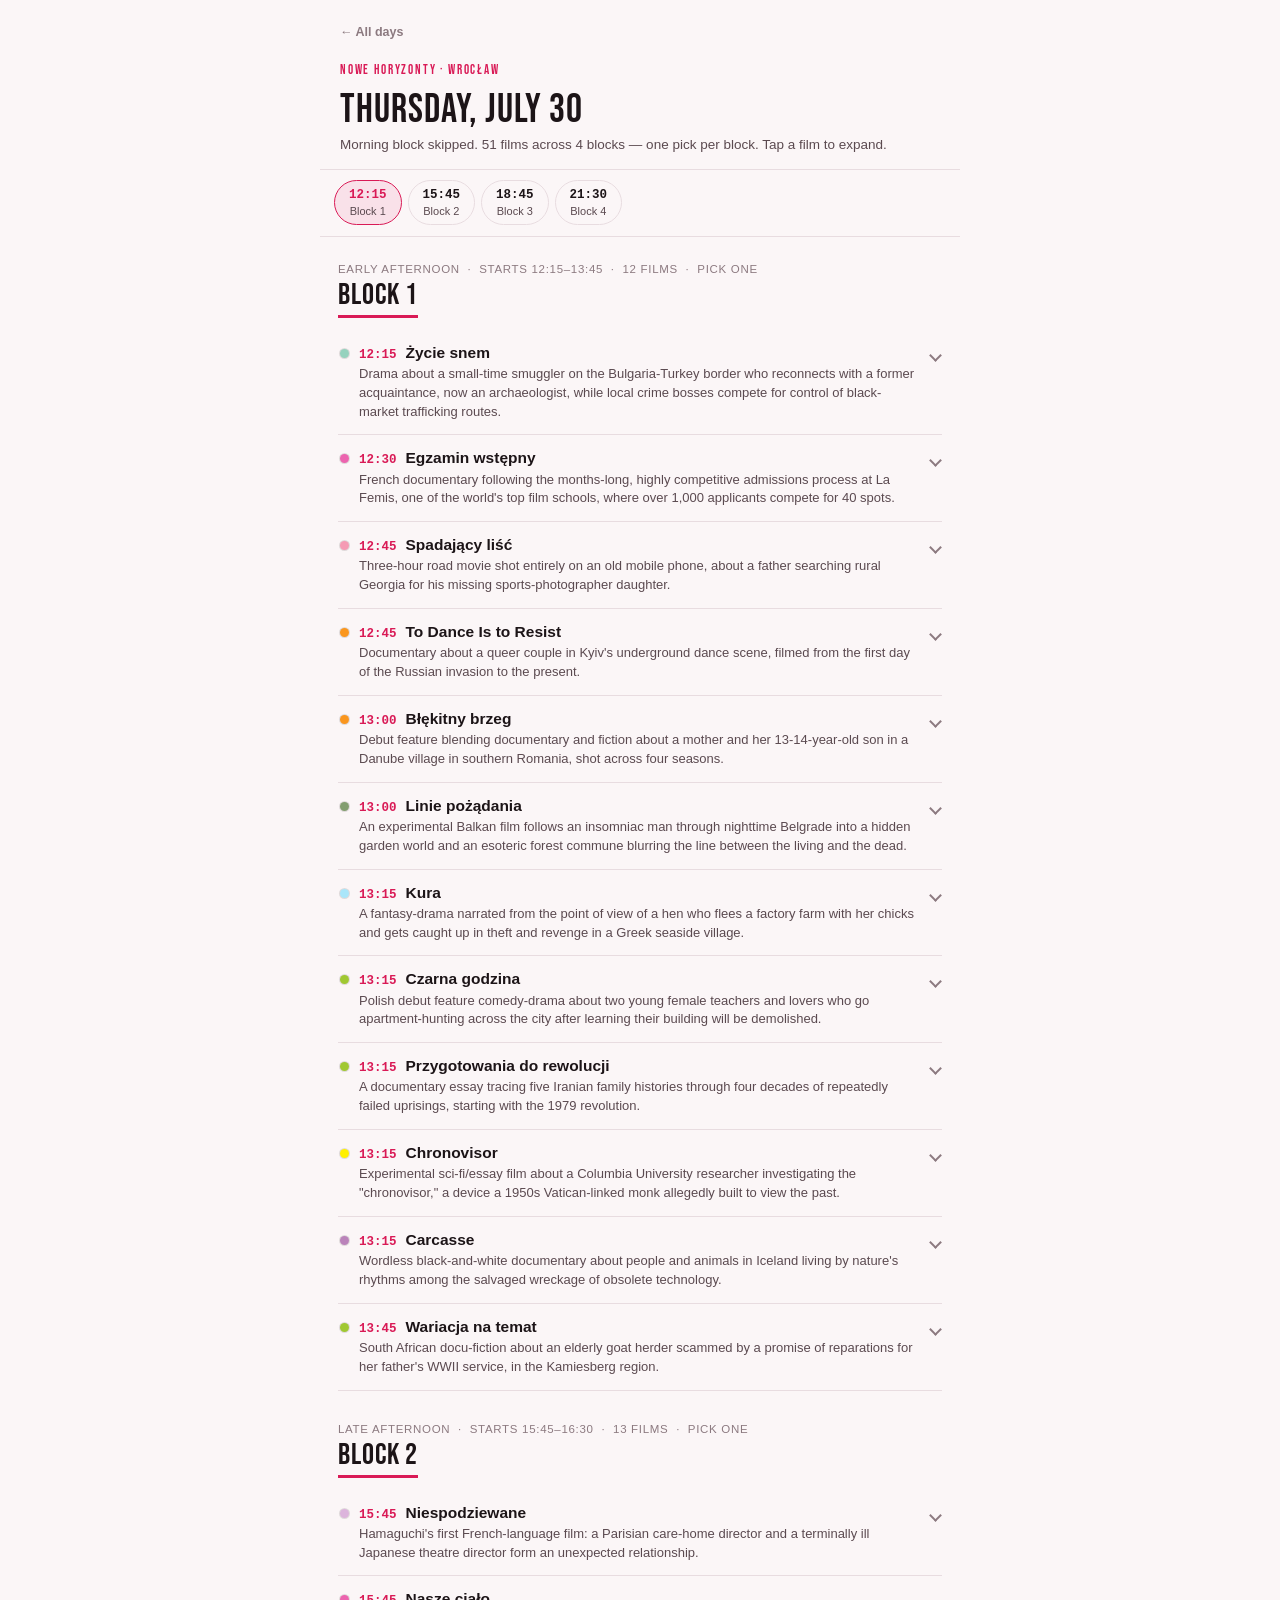
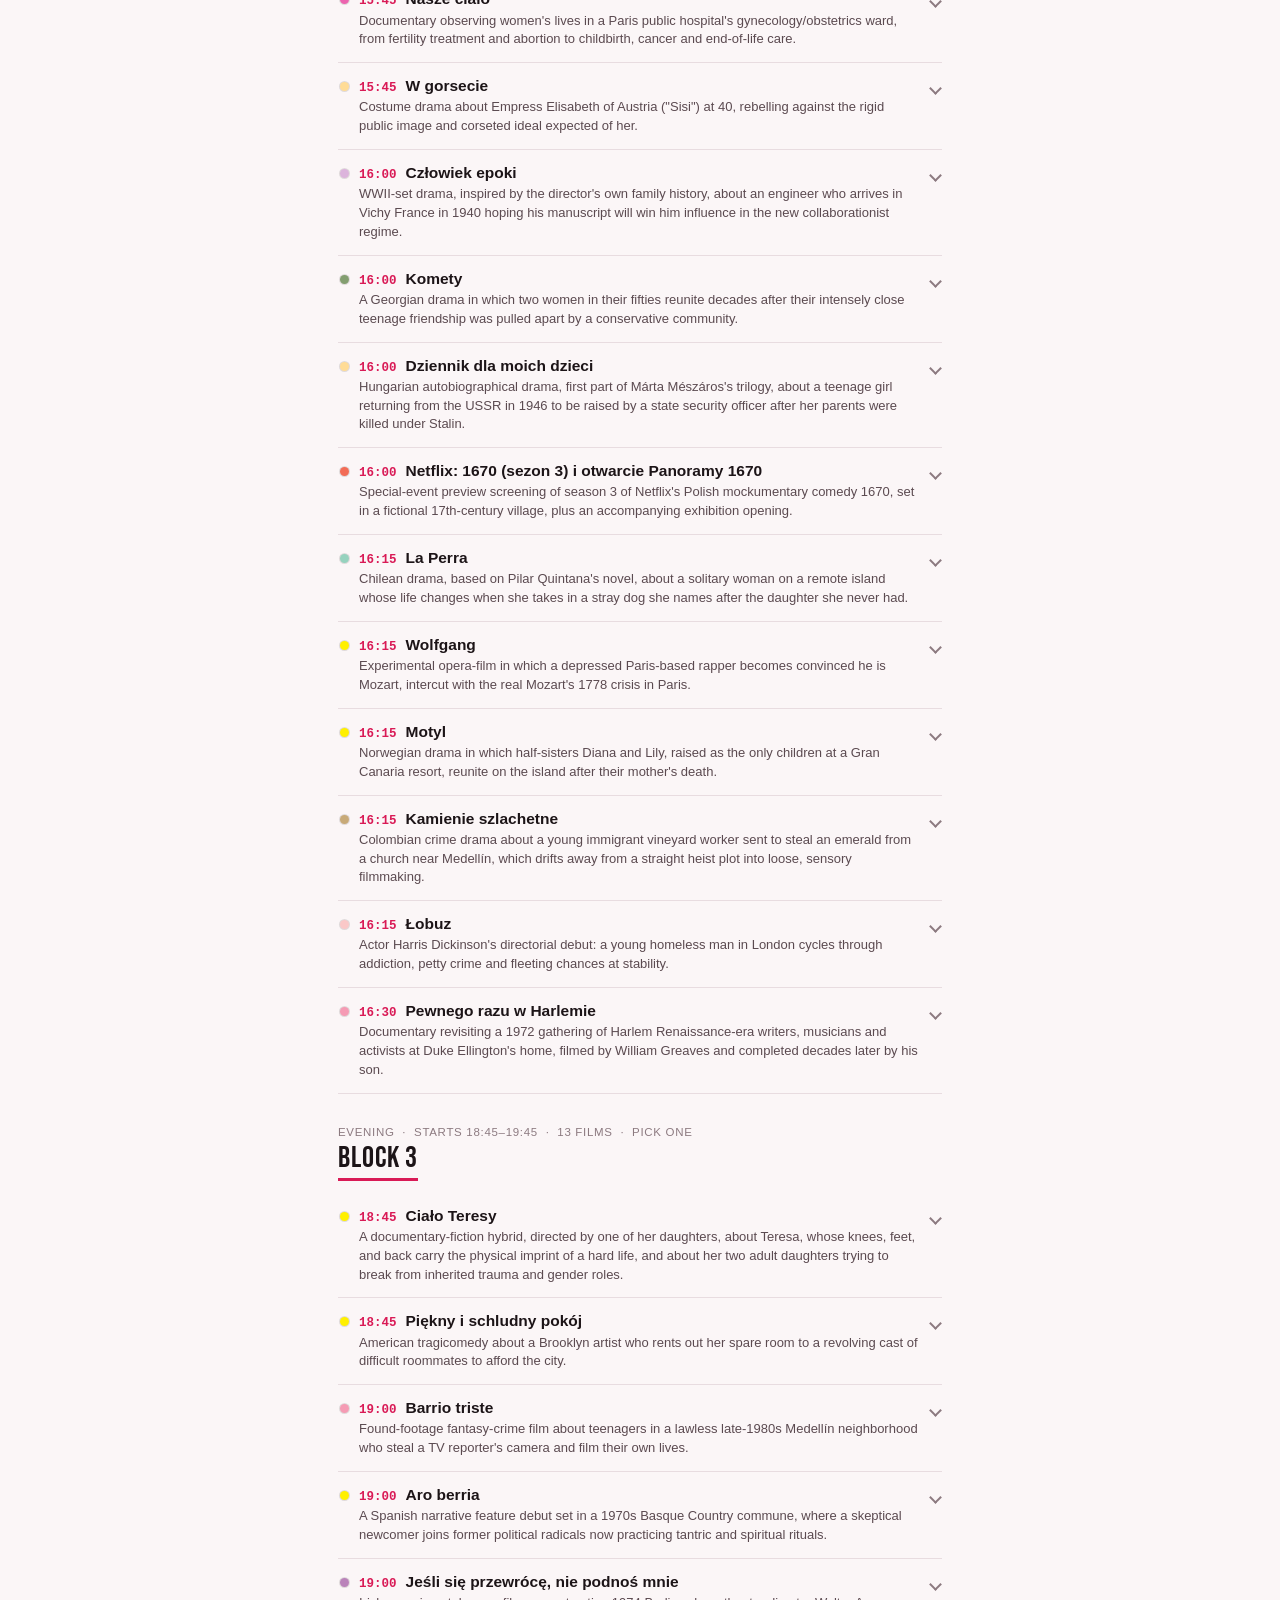
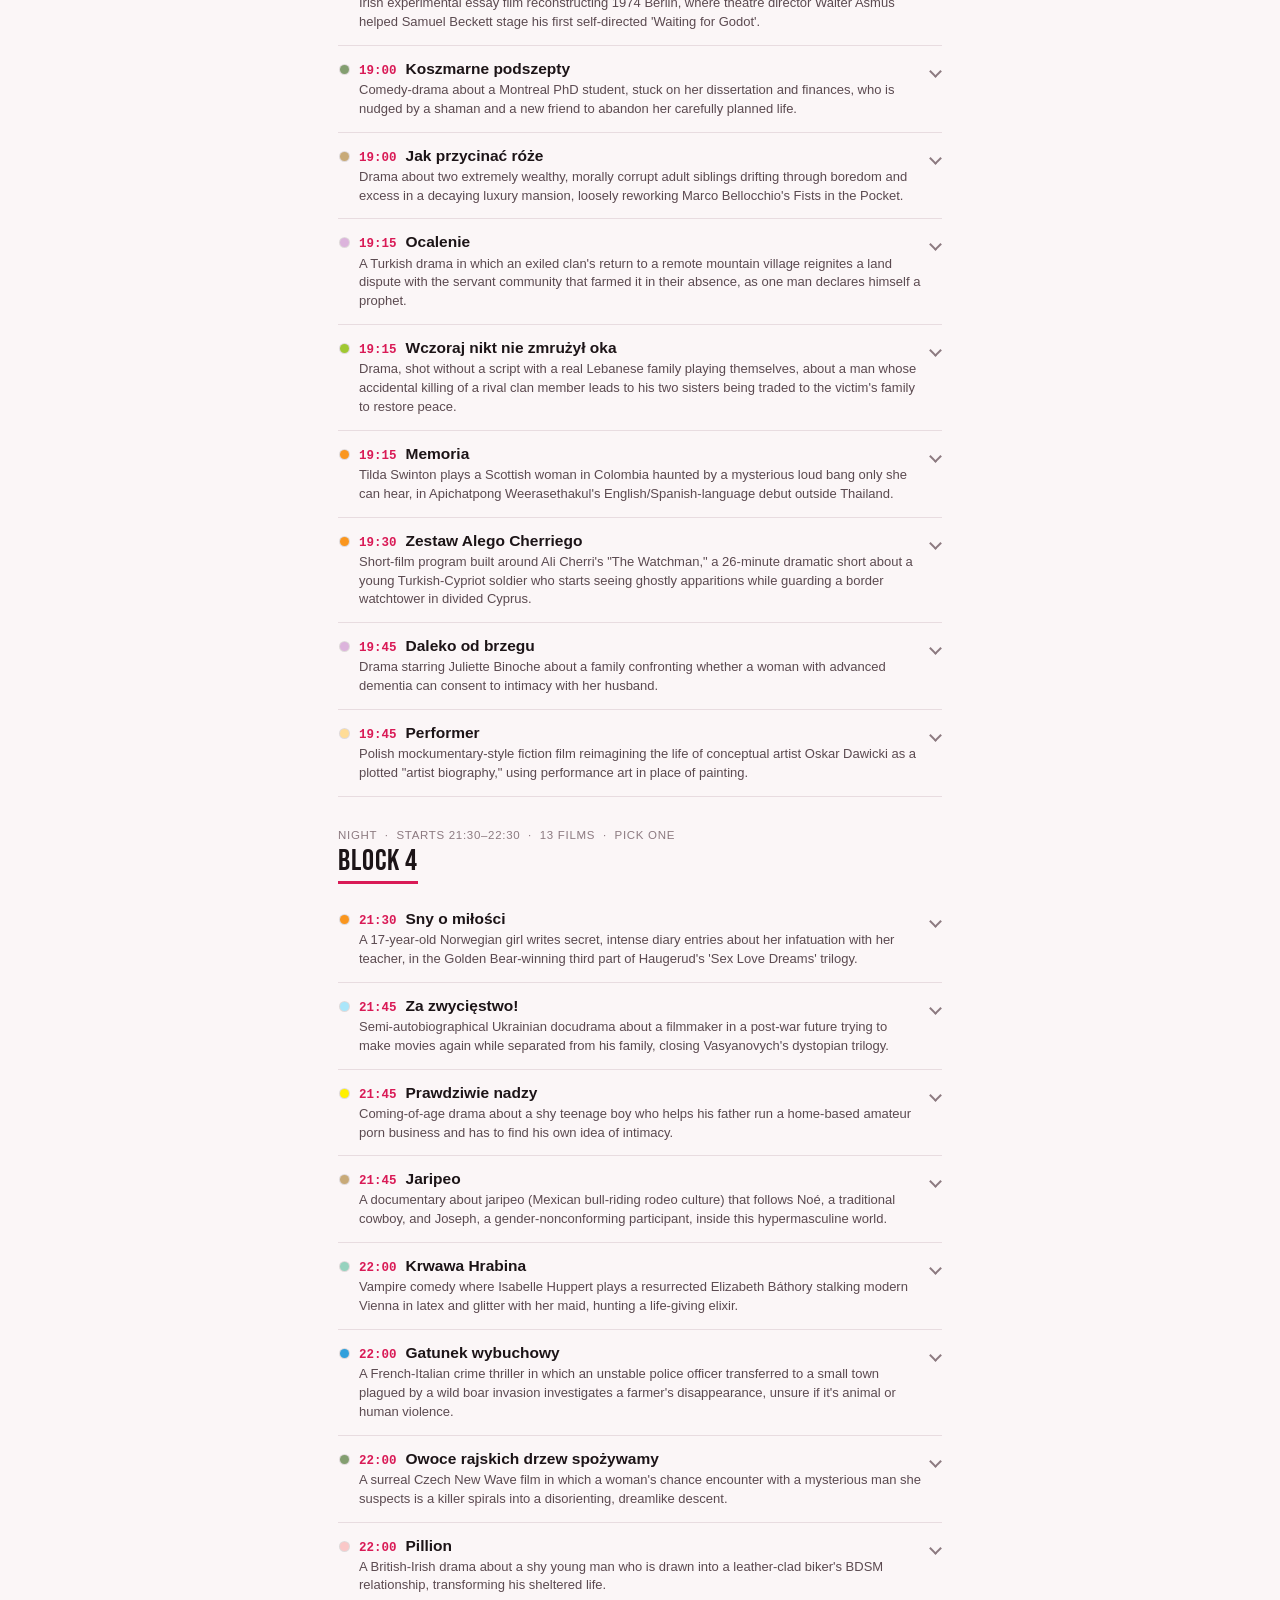
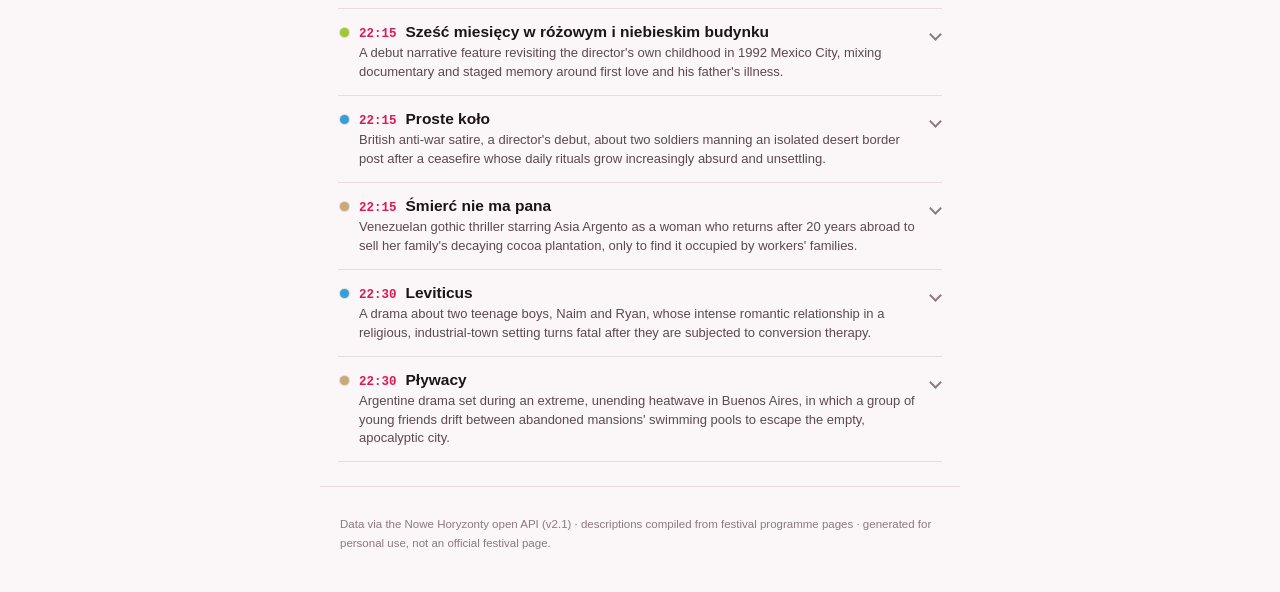
<file: 2026-07-30/index.html>
<!doctype html>
<html lang="en">
<head>
<meta charset="utf-8">
<meta name="viewport" content="width=device-width, initial-scale=1">
<title>Nowe Horyzonty — Thursday, July 30</title>
<link rel="stylesheet" href="../assets/style.css">
</head>
<body>
<div class="masthead">
  <a class="back-link" href="../index.html">← All days</a>
  <p class="eyebrow">Nowe Horyzonty · Wrocław</p>
  <h1>Thursday, July 30</h1>
  <p class="sub">Morning block skipped. 51 films across 4 blocks — one pick per block. Tap a film to expand.</p>
</div>

<nav class="navbar">
  <a href="#block-0" class="nav-chip"><span class="nav-time">12:15</span><span class="nav-label">Block 1</span></a>
<a href="#block-1" class="nav-chip"><span class="nav-time">15:45</span><span class="nav-label">Block 2</span></a>
<a href="#block-2" class="nav-chip"><span class="nav-time">18:45</span><span class="nav-label">Block 3</span></a>
<a href="#block-3" class="nav-chip"><span class="nav-time">21:30</span><span class="nav-label">Block 4</span></a>
</nav>


    <section class="block" id="block-0">
      <header class="block-header">
        <p class="block-eyebrow">Early Afternoon &nbsp;·&nbsp; starts 12:15–13:45 &nbsp;·&nbsp; 12 films &nbsp;·&nbsp; pick one</p>
        <h2 class="block-title">Block 1</h2>
      </header>
      <div class="film-list">
        
    <details class="film" data-block="0">
      <summary>
        <span class="dot" style="--dot:#96D2BE" aria-hidden="true"></span>
        <span class="summary-main">
          <span class="row-top">
            <time class="time">12:15</time>
            <span class="title">Życie snem</span>
          </span>
          <span class="one-liner">Drama about a small-time smuggler on the Bulgaria-Turkey border who reconnects with a former acquaintance, now an archaeologist, while local crime bosses compete for control of black-market trafficking routes.</span>
        </span>
        <span class="chev" aria-hidden="true"></span>
      </summary>
      <div class="film-body">
        <img class="poster" src="https://www.nowehoryzonty.pl/pliki/wgrane/image/26nh/katalog/2026/ZYCIESNEM/glw_01_DGA_KEYSTILL_KomplizenFilm_Bernhard_Keller.jpg_standa.jpg" alt="" loading="lazy">
        <div class="detail-text">
          <p class="title-en">The Dreamed Adventure</p>
          <div class="meta-row">
            <span class="chip">12:15–15:02</span>
            <span class="chip">KNH 1</span>
            <span class="chip">2h 47m</span>
            <span class="chip">Niemcy, Francja, Bułgaria, Austria, 2026</span>
            
          </div>
          <p class="director">Dir. Valeska Grisebach &nbsp;·&nbsp; <span class="section-name" style="--dot:#96D2BE">Mistrzynie, Mistrzowie</span></p>
          <p class="long-desc">Directed by Valeska Grisebach (Germany/France/Bulgaria/Austria, 2026, 167 min), the film follows Saïd, who makes his living smuggling in a remote mountainous border region between Bulgaria and Turkey. He runs into Veska, an archaeologist he knew before, who has ties to local crime boss Ilya, whose rival Raven runs a competing black-market network. After Saïd turns down Raven&#x27;s offer to join a human-trafficking operation, he disappears without explanation. The film blends realist, semi-documentary style, a hallmark of Grisebach&#x27;s work with non-professional actors, with dreamlike, ambiguous sequences. It won the Jury Prize at the 2026 Cannes Film Festival.</p>
          
          <a class="site-link" href="https://www.nowehoryzonty.pl/program/26/zycie-snem" target="_blank" rel="noopener">Festival page ↗</a>
        </div>
      </div>
    </details>

    <details class="film" data-block="0">
      <summary>
        <span class="dot" style="--dot:#EC64AF" aria-hidden="true"></span>
        <span class="summary-main">
          <span class="row-top">
            <time class="time">12:30</time>
            <span class="title">Egzamin wstępny</span>
          </span>
          <span class="one-liner">French documentary following the months-long, highly competitive admissions process at La Femis, one of the world&#x27;s top film schools, where over 1,000 applicants compete for 40 spots.</span>
        </span>
        <span class="chev" aria-hidden="true"></span>
      </summary>
      <div class="film-body">
        <img class="poster" src="https://www.nowehoryzonty.pl/pliki/wgrane/image/26nh/katalog/2026/EGZAMINWSTEPNY/glw_le-concours-2016-Claire-Simon-3.jpg_standa.jpg" alt="" loading="lazy">
        <div class="detail-text">
          <p class="title-en">The Competition</p>
          <div class="meta-row">
            <span class="chip">12:30–14:30</span>
            <span class="chip">KNH 4</span>
            <span class="chip">2h</span>
            <span class="chip">Francja, 2016</span>
            <span class="chip chip-qa">Q&amp;A after</span>
          </div>
          <p class="director">Dir. Claire Simon &nbsp;·&nbsp; <span class="section-name" style="--dot:#EC64AF">Instytucje / Struktury / Wspólnoty</span></p>
          <p class="long-desc">Directed by Claire Simon (original title &quot;Le Concours&quot;), this observational documentary follows the multi-stage recruitment process at La Femis film school in Paris, where examiners narrow more than a thousand applicants down to just forty students. It alternates between candidates undergoing oral and written exams and professors debating what qualities and criteria should determine who gets in. Along the way it raises questions about how much a filmmaking career depends on an applicant&#x27;s cultural and social background rather than raw talent. It won the Venezia Classici award at Venice in 2016 and the True Vision Award at True/False in 2017.</p>
          
          <a class="site-link" href="https://www.nowehoryzonty.pl/program/26/egzamin-wstepny" target="_blank" rel="noopener">Festival page ↗</a>
        </div>
      </div>
    </details>

    <details class="film" data-block="0">
      <summary>
        <span class="dot" style="--dot:#F59BB4" aria-hidden="true"></span>
        <span class="summary-main">
          <span class="row-top">
            <time class="time">12:45</time>
            <span class="title">Spadający liść</span>
          </span>
          <span class="one-liner">Three-hour road movie shot entirely on an old mobile phone, about a father searching rural Georgia for his missing sports-photographer daughter.</span>
        </span>
        <span class="chev" aria-hidden="true"></span>
      </summary>
      <div class="film-body">
        <img class="poster" src="https://www.nowehoryzonty.pl/pliki/wgrane/image/26nh/katalog/2026/SPADAJACYLISC/glw_1.png_standa.jpg" alt="" loading="lazy">
        <div class="detail-text">
          <p class="title-en">Dry Leaf</p>
          <div class="meta-row">
            <span class="chip">12:45–15:51</span>
            <span class="chip">KNH 7</span>
            <span class="chip">3h 06m</span>
            <span class="chip">Niemcy, Gruzja, 2025</span>
            
          </div>
          <p class="director">Dir. Aleksandre Koberidze &nbsp;·&nbsp; <span class="section-name" style="--dot:#F59BB4">Międzynarodowy Konkurs Nowe Horyzonty</span></p>
          <p class="long-desc">Irakli, a father played by the director&#x27;s own father David Koberidze, travels through Georgia&#x27;s provincial football stadiums and countryside searching for his missing daughter Lisa, accompanied by her friend Levani. Shot entirely on a Sony Ericsson W595 phone camera, giving it a hazy, lo-fi look. Directed by Aleksandre Koberidze (What Do We See When We Look at the Sky?); premiered in competition at Locarno 2025, winning a Special Mention. Screens in the festival&#x27;s Main International Competition.</p>
          
          <a class="site-link" href="https://www.nowehoryzonty.pl/program/26/spadajacy-lisc" target="_blank" rel="noopener">Festival page ↗</a>
        </div>
      </div>
    </details>

    <details class="film" data-block="0">
      <summary>
        <span class="dot" style="--dot:#FA961E" aria-hidden="true"></span>
        <span class="summary-main">
          <span class="row-top">
            <time class="time">12:45</time>
            <span class="title">To Dance Is to Resist</span>
          </span>
          <span class="one-liner">Documentary about a queer couple in Kyiv&#x27;s underground dance scene, filmed from the first day of the Russian invasion to the present.</span>
        </span>
        <span class="chev" aria-hidden="true"></span>
      </summary>
      <div class="film-body">
        <img class="poster" src="https://www.nowehoryzonty.pl/pliki/wgrane/image/26nh/katalog/2026/TO_DANCE_IS_TO_RESIST/glw_Selected_Stillframes_HQ_-_4.png_standa.jpg" alt="" loading="lazy">
        <div class="detail-text">
          
          <div class="meta-row">
            <span class="chip">12:45–14:14</span>
            <span class="chip">KNH 5</span>
            <span class="chip">1h 29m</span>
            <span class="chip">Ukraina, Niemcy, 2026</span>
            <span class="chip chip-qa">Q&amp;A after</span>
          </div>
          <p class="director">Dir. Julian Lautenbacher &nbsp;·&nbsp; <span class="section-name" style="--dot:#FA961E">Pokazy Specjalne</span></p>
          <p class="long-desc">German director/producer Julian Lautenbacher, based between Kyiv and Berlin, spent roughly five years filming dancers Jay and Vol&#x27;demar, a queer couple in Kyiv&#x27;s underground club and dance scene, from February 24, 2022 onward. The film follows how they sustain identity, community and artistic practice through the war, in a country where their relationship has no legal recognition. World premiere at BFI Flare (London) 2026.</p>
          
          <a class="site-link" href="https://www.nowehoryzonty.pl/program/26/to-dance-is-to-resist" target="_blank" rel="noopener">Festival page ↗</a>
        </div>
      </div>
    </details>

    <details class="film" data-block="0">
      <summary>
        <span class="dot" style="--dot:#FA961E" aria-hidden="true"></span>
        <span class="summary-main">
          <span class="row-top">
            <time class="time">13:00</time>
            <span class="title">Błękitny brzeg</span>
          </span>
          <span class="one-liner">Debut feature blending documentary and fiction about a mother and her 13-14-year-old son in a Danube village in southern Romania, shot across four seasons.</span>
        </span>
        <span class="chev" aria-hidden="true"></span>
      </summary>
      <div class="film-body">
        <img class="poster" src="https://www.nowehoryzonty.pl/pliki/wgrane/image/26nh/katalog/2026/MALUL_VANAT/glw_Still_ARG_9.png_standa.jpg" alt="" loading="lazy">
        <div class="detail-text">
          <p class="title-en">A River&#x27;s Gaze</p>
          <div class="meta-row">
            <span class="chip">13:00–14:30</span>
            <span class="chip">DCF Lalka</span>
            <span class="chip">1h 30m</span>
            <span class="chip">Rumunia, Francja, Słowenia, 2026</span>
            
          </div>
          <p class="director">Dir. Andreea Cristina Borțun &nbsp;·&nbsp; <span class="section-name" style="--dot:#FA961E">Smart 7</span></p>
          <p class="long-desc">Lavinia, an impulsive mother, navigates a difficult relationship with her teenage son Danie/Dani in a Romanian Danube village, against a backdrop of emigration and shifting rural life. Over 60% of the cast are non-professional actors from villages where director Andreea Cristina Borțun spent six years (2017-2022) doing field research; it is her feature debut and the first in a planned trilogy about rural love. Notably co-produced by Hollywood actor Sebastian Stan, who financed the project. Selected in the Smart7 network of seven international festivals.</p>
          
          <a class="site-link" href="https://www.nowehoryzonty.pl/program/26/blekitny-brzeg" target="_blank" rel="noopener">Festival page ↗</a>
        </div>
      </div>
    </details>

    <details class="film" data-block="0">
      <summary>
        <span class="dot" style="--dot:#839E70" aria-hidden="true"></span>
        <span class="summary-main">
          <span class="row-top">
            <time class="time">13:00</time>
            <span class="title">Linie pożądania</span>
          </span>
          <span class="one-liner">An experimental Balkan film follows an insomniac man through nighttime Belgrade into a hidden garden world and an esoteric forest commune blurring the line between the living and the dead.</span>
        </span>
        <span class="chev" aria-hidden="true"></span>
      </summary>
      <div class="film-body">
        <img class="poster" src="https://www.nowehoryzonty.pl/pliki/wgrane/image/26nh/katalog/2026/LINIEPOZADANIA/glw_Desired_Lines_-_Still_01.jpg_standa.jpg" alt="" loading="lazy">
        <div class="detail-text">
          <p class="title-en">Desire Lines</p>
          <div class="meta-row">
            <span class="chip">13:00–14:47</span>
            <span class="chip">KNH 8</span>
            <span class="chip">1h 47m</span>
            <span class="chip">Serbia, Chorwacja, Holandia, Bośnia i Hercegowina, 2025</span>
            
          </div>
          <p class="director">Dir. Dane Komljen &nbsp;·&nbsp; <span class="section-name" style="--dot:#839E70">Garden Party</span></p>
          <p class="long-desc">Serbian-Croatian-Dutch-Bosnian experimental feature by Dane Komljen. It opens with an insomniac man wandering Belgrade&#x27;s rigid, geometric architecture at night before he discovers a hidden, overgrown park where fleeting encounters take place. This leads into a more psychedelic journey to an esoteric commune hidden in dense forest, where the forest floor is treated as a living organism merging with human bodies. The film is deliberately associative and non-narrative, using ambiguous imagery to explore transience, and the garden/forest as a liminal space between paradise, purgatory, and an alternate reality. Runtime 107 minutes; dialogue in Serbian, Slovenian and Arabic.</p>
          
          <a class="site-link" href="https://www.nowehoryzonty.pl/program/26/linie-pozadania" target="_blank" rel="noopener">Festival page ↗</a>
        </div>
      </div>
    </details>

    <details class="film" data-block="0">
      <summary>
        <span class="dot" style="--dot:#AAE6FA" aria-hidden="true"></span>
        <span class="summary-main">
          <span class="row-top">
            <time class="time">13:15</time>
            <span class="title">Kura</span>
          </span>
          <span class="one-liner">A fantasy-drama narrated from the point of view of a hen who flees a factory farm with her chicks and gets caught up in theft and revenge in a Greek seaside village.</span>
        </span>
        <span class="chev" aria-hidden="true"></span>
      </summary>
      <div class="film-body">
        <img class="poster" src="https://www.nowehoryzonty.pl/pliki/wgrane/image/26nh/katalog/2026/KOTA/glw_STILL_025.jpg_standa.jpg" alt="" loading="lazy">
        <div class="detail-text">
          <p class="title-en">Hen</p>
          <div class="meta-row">
            <span class="chip">13:15–14:51</span>
            <span class="chip">KNH 9</span>
            <span class="chip">1h 36m</span>
            <span class="chip">Niemcy, Grecja, Węgry, 2025</span>
            <span class="chip chip-qa">Q&amp;A after</span>
          </div>
          <p class="director">Dir. György Pálfi &nbsp;·&nbsp; <span class="section-name" style="--dot:#AAE6FA">Fale</span></p>
          <p class="long-desc">After escaping an industrial poultry farm, a determined hen searches for safety for her chicks and ends up entangled in the affairs of a Greek coastal village, witnessing theft and predatory behavior connected to migration. Told largely from the bird&#x27;s perspective, the film is described as &quot;an original tale of vengeance&quot; using an animal narrator to examine human cruelty and nature. The eight hens on screen are real, individually named Hungarian chickens. It received a Platform Prize honorable mention at TIFF 2025. Directed by György Pálfi (Germany/Greece/Hungary, 2025, 96 min).</p>
          
          <a class="site-link" href="https://www.nowehoryzonty.pl/program/26/kura" target="_blank" rel="noopener">Festival page ↗</a>
        </div>
      </div>
    </details>

    <details class="film" data-block="0">
      <summary>
        <span class="dot" style="--dot:#A0C832" aria-hidden="true"></span>
        <span class="summary-main">
          <span class="row-top">
            <time class="time">13:15</time>
            <span class="title">Czarna godzina</span>
          </span>
          <span class="one-liner">Polish debut feature comedy-drama about two young female teachers and lovers who go apartment-hunting across the city after learning their building will be demolished.</span>
        </span>
        <span class="chev" aria-hidden="true"></span>
      </summary>
      <div class="film-body">
        <img class="poster" src="https://www.nowehoryzonty.pl/pliki/wgrane/image/26nh/katalog/2026/CZARNA_GODZINA/glw_1.png_standa.jpg" alt="" loading="lazy">
        <div class="detail-text">
          <p class="title-en">Empty Pockets</p>
          <div class="meta-row">
            <span class="chip">13:15–14:30</span>
            <span class="chip">KNH 6</span>
            <span class="chip">1h 15m</span>
            <span class="chip">Polska, 2026</span>
            <span class="chip chip-qa">Q&amp;A after</span>
          </div>
          <p class="director">Dir. Filip Bojarski &nbsp;·&nbsp; <span class="section-name" style="--dot:#A0C832">Odkrycia</span></p>
          <p class="long-desc">Ada and Ewa, a couple who both work as teachers, learn that their apartment block is set to be torn down and, unwilling to move back in with their families, set out to find new housing despite having no savings or job security. Their search through the city turns into an absurd, episodic odyssey in which they meet other residents facing the same housing crisis. It is a chamber comedy-drama with musical touches that combines humor with observation of contemporary economic precarity and romance under financial strain. This is Filip Bojarski&#x27;s feature debut, produced through the Munk Studio (Studio Munka SFP); it had its world premiere at the 26th Nowe Horyzonty festival and was also selected for the Perspektywy competition at the Gdynia Film Festival.</p>
          
          <a class="site-link" href="https://www.nowehoryzonty.pl/program/26/czarna-godzina" target="_blank" rel="noopener">Festival page ↗</a>
        </div>
      </div>
    </details>

    <details class="film" data-block="0">
      <summary>
        <span class="dot" style="--dot:#A0C832" aria-hidden="true"></span>
        <span class="summary-main">
          <span class="row-top">
            <time class="time">13:15</time>
            <span class="title">Przygotowania do rewolucji</span>
          </span>
          <span class="one-liner">A documentary essay tracing five Iranian family histories through four decades of repeatedly failed uprisings, starting with the 1979 revolution.</span>
        </span>
        <span class="chev" aria-hidden="true"></span>
      </summary>
      <div class="film-body">
        <img class="poster" src="https://www.nowehoryzonty.pl/pliki/wgrane/image/26nh/katalog/2026/REHEARSALS_FOR_A_REVOLUTION/glw_MAIN-STILL-REHEARSALS-1024x717.jpg_standa.jpg" alt="" loading="lazy">
        <div class="detail-text">
          <p class="title-en">Rehearsals for a Revolution</p>
          <div class="meta-row">
            <span class="chip">13:15–15:05</span>
            <span class="chip">DCF W-wa</span>
            <span class="chip">1h 50m</span>
            <span class="chip">Czechy, Hiszpania, Iran, 2026</span>
            <span class="chip chip-qa">Q&amp;A after</span>
          </div>
          <p class="director">Dir. Pegah Ahangarani &nbsp;·&nbsp; <span class="section-name" style="--dot:#A0C832">Odkrycia</span></p>
          <p class="long-desc">Directed by Pegah Ahangarani (Czech Republic/Spain/Iran, 2026, color, 95 min, Persian with subtitles), this documentary essay combines personal and archival footage to follow five family biographies alongside Iran&#x27;s recurring revolutions since 1979. Subjects include the director&#x27;s father, who fought militarily; her uncle Rashid, who believed in journalism; and a literature teacher who championed free speech - each repressed in different ways by the state. Ahangarani herself took part in the 2009 Green Movement protests, was arrested, and later left Iran. The film won the Golden Eye award for best documentary at the 2026 Cannes Film Festival.</p>
          <p class="short-note">+ preceded by short: <em>Kiedy leżę, konając</em> (15m)</p>
          <a class="site-link" href="https://www.nowehoryzonty.pl/program/26/przygotowania-do-rewolucji" target="_blank" rel="noopener">Festival page ↗</a>
        </div>
      </div>
    </details>

    <details class="film" data-block="0">
      <summary>
        <span class="dot" style="--dot:#FFF000" aria-hidden="true"></span>
        <span class="summary-main">
          <span class="row-top">
            <time class="time">13:15</time>
            <span class="title">Chronovisor</span>
          </span>
          <span class="one-liner">Experimental sci-fi/essay film about a Columbia University researcher investigating the &quot;chronovisor,&quot; a device a 1950s Vatican-linked monk allegedly built to view the past.</span>
        </span>
        <span class="chev" aria-hidden="true"></span>
      </summary>
      <div class="film-body">
        <img class="poster" src="https://www.nowehoryzonty.pl/pliki/wgrane/image/26nh/katalog/2026/CHRONOVISOR/glw_CHRONO_Still_3.jpg_standa.jpg" alt="" loading="lazy">
        <div class="detail-text">
          
          <div class="meta-row">
            <span class="chip">13:15–14:54</span>
            <span class="chip">KNH 3</span>
            <span class="chip">1h 39m</span>
            <span class="chip">USA, 2026</span>
            
          </div>
          <p class="director">Dir. Kevin Walker, Jack Auen &nbsp;·&nbsp; <span class="section-name" style="--dot:#FFF000">Front Wizualny</span></p>
          <p class="long-desc">Dr. Béatrice Courte, a Columbia University researcher, investigates the legend of the &quot;chronovisor,&quot; a device supposedly invented in the 1950s by Benedictine monk and physicist Pellegrino Ernetti to watch historical events unfold. Through archival research and interviews with people worldwide who may have knowledge of the device, the film blends real and speculative material, citing Borges and Eco as influences. Shot on 16mm, it premiered at Rotterdam 2026. USA, 99 minutes, experimental/speculative fiction.</p>
          
          <a class="site-link" href="https://www.nowehoryzonty.pl/program/26/chronovisor" target="_blank" rel="noopener">Festival page ↗</a>
        </div>
      </div>
    </details>

    <details class="film" data-block="0">
      <summary>
        <span class="dot" style="--dot:#BA83BA" aria-hidden="true"></span>
        <span class="summary-main">
          <span class="row-top">
            <time class="time">13:15</time>
            <span class="title">Carcasse</span>
          </span>
          <span class="one-liner">Wordless black-and-white documentary about people and animals in Iceland living by nature&#x27;s rhythms among the salvaged wreckage of obsolete technology.</span>
        </span>
        <span class="chev" aria-hidden="true"></span>
      </summary>
      <div class="film-body">
        <img class="poster" src="https://www.nowehoryzonty.pl/pliki/wgrane/image/26nh/katalog/2026/CARCASSE/glw_carcasse_plane.jpg_standa.jpg" alt="" loading="lazy">
        <div class="detail-text">
          
          <div class="meta-row">
            <span class="chip">13:15–14:35</span>
            <span class="chip">DCF Polonia</span>
            <span class="chip">1h 20m</span>
            <span class="chip">Francja, Islandia, 2017</span>
            
          </div>
          <p class="director">Dir. Clémentine Roy, Gústav Geir Bollason &nbsp;·&nbsp; <span class="section-name" style="--dot:#BA83BA">Lost Lost Lost</span></p>
          <p class="long-desc">Shot with no dialogue in black and white, Carcasse observes human and animal life in Iceland shaped by entropy and the landscape. It imagines a kind of future in which humanity has returned to older, more archaic survival methods, with a new order emerging from collapse. Local communities repurpose obsolete technology in inventive ways, including an abandoned aircraft used as a barn. Directed by Clémentine Roy and Gústav Geir Bollason (France/Iceland, 2017, 60 min), the project also produced a companion book and film installation made with local farmers.</p>
          <p class="short-note">+ preceded by short: <em>Królestwa</em> (20m)</p>
          <a class="site-link" href="https://www.nowehoryzonty.pl/program/26/carcasse" target="_blank" rel="noopener">Festival page ↗</a>
        </div>
      </div>
    </details>

    <details class="film" data-block="0">
      <summary>
        <span class="dot" style="--dot:#A0C832" aria-hidden="true"></span>
        <span class="summary-main">
          <span class="row-top">
            <time class="time">13:45</time>
            <span class="title">Wariacja na temat</span>
          </span>
          <span class="one-liner">South African docu-fiction about an elderly goat herder scammed by a promise of reparations for her father&#x27;s WWII service, in the Kamiesberg region.</span>
        </span>
        <span class="chev" aria-hidden="true"></span>
      </summary>
      <div class="film-body">
        <img class="poster" src="https://www.nowehoryzonty.pl/pliki/wgrane/image/26nh/katalog/2026/WARIACJANATEMAT/glw_VOAT_STILLS_004.jpg_standa.jpg" alt="" loading="lazy">
        <div class="detail-text">
          <p class="title-en">Variations on a Theme</p>
          <div class="meta-row">
            <span class="chip">13:45–14:49</span>
            <span class="chip">DCF Lwów</span>
            <span class="chip">1h 04m</span>
            <span class="chip">Republika Południowej Afryki, Holandia, Katar, 2026</span>
            <span class="chip chip-qa">Q&amp;A after</span>
          </div>
          <p class="director">Dir. Jason Jacobs, Devon Delmar &nbsp;·&nbsp; <span class="section-name" style="--dot:#A0C832">Odkrycia</span></p>
          <p class="long-desc">Set in the small town of Kharkams in South Africa&#x27;s Kamiesberg region, the film follows elderly goat herder Hettie, who falls for a scam promising overdue reparations tied to her father&#x27;s Second World War service. Blends fiction and documentary using non-professional local actors, examining colonial legacy, institutional distrust and community self-reliance. Directed by Jason Jacobs and Devon Delmar; won the Tiger Award at Rotterdam (IFFR) 2026 and Best African Film at the Joburg Film Festival. Screens in the festival&#x27;s Discoveries (Odkrycia) section.</p>
          
          <a class="site-link" href="https://www.nowehoryzonty.pl/program/26/wariacja-na-temat" target="_blank" rel="noopener">Festival page ↗</a>
        </div>
      </div>
    </details>
      </div>
    </section>

    <section class="block" id="block-1">
      <header class="block-header">
        <p class="block-eyebrow">Late Afternoon &nbsp;·&nbsp; starts 15:45–16:30 &nbsp;·&nbsp; 13 films &nbsp;·&nbsp; pick one</p>
        <h2 class="block-title">Block 2</h2>
      </header>
      <div class="film-list">
        
    <details class="film" data-block="1">
      <summary>
        <span class="dot" style="--dot:#DCB4DC" aria-hidden="true"></span>
        <span class="summary-main">
          <span class="row-top">
            <time class="time">15:45</time>
            <span class="title">Niespodziewane</span>
          </span>
          <span class="one-liner">Hamaguchi&#x27;s first French-language film: a Parisian care-home director and a terminally ill Japanese theatre director form an unexpected relationship.</span>
        </span>
        <span class="chev" aria-hidden="true"></span>
      </summary>
      <div class="film-body">
        <img class="poster" src="https://www.nowehoryzonty.pl/pliki/wgrane/image/26nh/katalog/2026/SOUDAIN/glw_Niespodziewane.jpg_standa.jpg" alt="" loading="lazy">
        <div class="detail-text">
          <p class="title-en">All of a Sudden</p>
          <div class="meta-row">
            <span class="chip">15:45–19:01</span>
            <span class="chip">KNH 1</span>
            <span class="chip">3h 16m</span>
            <span class="chip">Francja, Japonia, Niemcy, Belgia, 2026</span>
            
          </div>
          <p class="director">Dir. Ryûsuke Hamaguchi &nbsp;·&nbsp; <span class="section-name" style="--dot:#DCB4DC">Pokazy Galowe</span></p>
          <p class="long-desc">Marie-Lou (Virginie Efira) runs a Paris nursing home using a listening- and dignity-based care philosophy against staff resistance; her life changes after meeting Mari Morisaki (Tao Okamoto), a Japanese theatre director in the terminal phase of illness. Directed by Ryūsuke Hamaguchi (Drive My Car), it is his first film in French, a France/Germany/Belgium co-production. Premiered in Competition at Cannes 2026, where Efira and Okamoto shared the Best Actress award. Screens in the festival&#x27;s Gala Presentations.</p>
          
          <a class="site-link" href="https://www.nowehoryzonty.pl/program/26/niespodziewane" target="_blank" rel="noopener">Festival page ↗</a>
        </div>
      </div>
    </details>

    <details class="film" data-block="1">
      <summary>
        <span class="dot" style="--dot:#EC64AF" aria-hidden="true"></span>
        <span class="summary-main">
          <span class="row-top">
            <time class="time">15:45</time>
            <span class="title">Nasze ciało</span>
          </span>
          <span class="one-liner">Documentary observing women&#x27;s lives in a Paris public hospital&#x27;s gynecology/obstetrics ward, from fertility treatment and abortion to childbirth, cancer and end-of-life care.</span>
        </span>
        <span class="chev" aria-hidden="true"></span>
      </summary>
      <div class="film-body">
        <img class="poster" src="https://www.nowehoryzonty.pl/pliki/wgrane/image/26nh/katalog/2026/NASZECIALA/glw_NotreCorps_1.267.1_1.267.jpg_standa.jpg" alt="" loading="lazy">
        <div class="detail-text">
          <p class="title-en">Our Body</p>
          <div class="meta-row">
            <span class="chip">15:45–18:34</span>
            <span class="chip">KNH 4</span>
            <span class="chip">2h 49m</span>
            <span class="chip">Francja, 2023</span>
            <span class="chip chip-qa">Q&amp;A after</span>
          </div>
          <p class="director">Dir. Claire Simon &nbsp;·&nbsp; <span class="section-name" style="--dot:#EC64AF">Instytucje / Struktury / Wspólnoty</span></p>
          <p class="long-desc">Claire Simon and an all-female crew spent months filming inside a Paris hospital&#x27;s gynecological and obstetric department, documenting real consultations and procedures covering fertility care, abortion, childbirth, hormone therapy, surgery, cancer treatment and palliative care. The film becomes personal partway through when the director herself is diagnosed with cancer and appears as a patient. It premiered in the Directors&#x27; Fortnight at Cannes 2023. Screens in the festival&#x27;s Institutions/Structures/Communities section.</p>
          
          <a class="site-link" href="https://www.nowehoryzonty.pl/program/26/nasze-cialo" target="_blank" rel="noopener">Festival page ↗</a>
        </div>
      </div>
    </details>

    <details class="film" data-block="1">
      <summary>
        <span class="dot" style="--dot:#FFDC96" aria-hidden="true"></span>
        <span class="summary-main">
          <span class="row-top">
            <time class="time">15:45</time>
            <span class="title">W gorsecie</span>
          </span>
          <span class="one-liner">Costume drama about Empress Elisabeth of Austria (&quot;Sisi&quot;) at 40, rebelling against the rigid public image and corseted ideal expected of her.</span>
        </span>
        <span class="chev" aria-hidden="true"></span>
      </summary>
      <div class="film-body">
        <img class="poster" src="https://www.nowehoryzonty.pl/pliki/wgrane/image/26nh/katalog/2026/CORSAGE/glw_image1.jpg_standa.jpg" alt="" loading="lazy">
        <div class="detail-text">
          <p class="title-en">Corsage</p>
          <div class="meta-row">
            <span class="chip">15:45–17:39</span>
            <span class="chip">KNH 8</span>
            <span class="chip">1h 54m</span>
            <span class="chip">Austria, Luksemburg, Niemcy, Francja, 2022</span>
            <span class="chip chip-qa">Q&amp;A after</span>
          </div>
          <p class="director">Dir. Marie Kreutzer &nbsp;·&nbsp; <span class="section-name" style="--dot:#FFDC96">Retrospektywa: Marie Kreutzer</span></p>
          <p class="long-desc">Set in Vienna starting Christmas 1877, the film follows Empress Elisabeth of Bavaria as she turns 40 and faces growing scrutiny of her aging body and famous corseted figure. Rather than accept her ceremonial role, she pushes back, reconnecting with former lovers and staging an elaborate public facade to hide her private defiance. Directed by Marie Kreutzer (Austria/Luxembourg/Germany/France, 2022), the film portrays Elisabeth as an intelligent strategist who manipulates the constraints of her position, presenting the historical figure through a pointedly contemporary, rebellious lens.</p>
          
          <a class="site-link" href="https://www.nowehoryzonty.pl/program/26/w-gorsecie" target="_blank" rel="noopener">Festival page ↗</a>
        </div>
      </div>
    </details>

    <details class="film" data-block="1">
      <summary>
        <span class="dot" style="--dot:#DCB4DC" aria-hidden="true"></span>
        <span class="summary-main">
          <span class="row-top">
            <time class="time">16:00</time>
            <span class="title">Człowiek epoki</span>
          </span>
          <span class="one-liner">WWII-set drama, inspired by the director&#x27;s own family history, about an engineer who arrives in Vichy France in 1940 hoping his manuscript will win him influence in the new collaborationist regime.</span>
        </span>
        <span class="chev" aria-hidden="true"></span>
      </summary>
      <div class="film-body">
        <img class="poster" src="https://www.nowehoryzonty.pl/pliki/wgrane/image/26nh/katalog/2026/NOTRE_SALUT/glw_Notre_Salut_Still_1_Kidam__Michigan_films_2.jpg_standa.jpg" alt="" loading="lazy">
        <div class="detail-text">
          <p class="title-en">A Man of His Time</p>
          <div class="meta-row">
            <span class="chip">16:00–18:35</span>
            <span class="chip">KNH 9</span>
            <span class="chip">2h 35m</span>
            <span class="chip">Francja, Belgia, 2026</span>
            
          </div>
          <p class="director">Dir. Emmanuel Marre &nbsp;·&nbsp; <span class="section-name" style="--dot:#DCB4DC">Pokazy Galowe</span></p>
          <p class="long-desc">Written and directed by Emmanuel Marre (France/Belgium, 2026, 155 min), the film is based on the life of the director&#x27;s own great-grandfather, Henri, a 49-year-old engineer who travels to Vichy just as the authoritarian, collaborationist government is taking shape. Convinced of his own patriotism and efficiency, Henri believes his manuscript, &#x27;Notre salut&#x27; (&#x27;Our Salvation&#x27;), will secure him a role in the new order and help &#x27;save&#x27; France. Shot in a stripped-down, observational style and starring Swann Arlaud as Henri, the film traces the small compromises and self-justifications that lead an ordinary man toward collaboration. It won Marre the Best Screenplay award in the main competition at the 2026 Cannes Film Festival.</p>
          
          <a class="site-link" href="https://www.nowehoryzonty.pl/program/26/czlowiek-epoki" target="_blank" rel="noopener">Festival page ↗</a>
        </div>
      </div>
    </details>

    <details class="film" data-block="1">
      <summary>
        <span class="dot" style="--dot:#839E70" aria-hidden="true"></span>
        <span class="summary-main">
          <span class="row-top">
            <time class="time">16:00</time>
            <span class="title">Komety</span>
          </span>
          <span class="one-liner">A Georgian drama in which two women in their fifties reunite decades after their intensely close teenage friendship was pulled apart by a conservative community.</span>
        </span>
        <span class="chev" aria-hidden="true"></span>
      </summary>
      <div class="film-body">
        <img class="poster" src="https://www.nowehoryzonty.pl/pliki/wgrane/image/26nh/katalog/2026/KOMETY/glw_comets_stills_1.1.9.tif_standa.jpg" alt="" loading="lazy">
        <div class="detail-text">
          <p class="title-en">Comets</p>
          <div class="meta-row">
            <span class="chip">16:00–17:11</span>
            <span class="chip">DCF Lalka</span>
            <span class="chip">1h 11m</span>
            <span class="chip">Gruzja, 2019</span>
            
          </div>
          <p class="director">Dir. Tamar Shavgulidze &nbsp;·&nbsp; <span class="section-name" style="--dot:#839E70">Garden Party</span></p>
          <p class="long-desc">Directed by Tamar Shavgulidze, the film follows Irina and Nana, inseparable as teenagers in Tbilisi until their closeness became too conspicuous for their conservative surroundings. Now 55 and meeting again at the summer house where they once spent their youth, they navigate old unspoken feelings through glances, silences and careful conversation; Nana has since married, had children and still lives there, while Irina returns after decades away. The 71-minute film premiered at the Toronto International Film Festival and won the Jury Prize at the Chéries-Chéris Film Festival in 2020.</p>
          
          <a class="site-link" href="https://www.nowehoryzonty.pl/program/26/komety" target="_blank" rel="noopener">Festival page ↗</a>
        </div>
      </div>
    </details>

    <details class="film" data-block="1">
      <summary>
        <span class="dot" style="--dot:#FFDC96" aria-hidden="true"></span>
        <span class="summary-main">
          <span class="row-top">
            <time class="time">16:00</time>
            <span class="title">Dziennik dla moich dzieci</span>
          </span>
          <span class="one-liner">Hungarian autobiographical drama, first part of Márta Mészáros&#x27;s trilogy, about a teenage girl returning from the USSR in 1946 to be raised by a state security officer after her parents were killed under Stalin.</span>
        </span>
        <span class="chev" aria-hidden="true"></span>
      </summary>
      <div class="film-body">
        <img class="poster" src="https://www.nowehoryzonty.pl/pliki/wgrane/image/26nh/katalog/2026/DZIENNIKDLAMOICHDZIECI/glw_MESCHI_naplo_gyermekeimnek_diary_for_my_children_05_c_lorand_mertz.jpg_standa.jpg" alt="" loading="lazy">
        <div class="detail-text">
          <p class="title-en">Diary for My Children</p>
          <div class="meta-row">
            <span class="chip">16:00–17:47</span>
            <span class="chip">KNH 2</span>
            <span class="chip">1h 47m</span>
            <span class="chip">Węgry, 1984</span>
            
          </div>
          <p class="director">Dir. Márta Mészáros &nbsp;·&nbsp; <span class="section-name" style="--dot:#FFDC96">Retrospektywa: Márta Mészáros</span></p>
          <p class="long-desc">In 1946, teenage Juli returns to Hungary from the Soviet Union; both her parents died during Stalin&#x27;s purges. She is adopted by a family friend who now works as a Hungarian state security officer, who gives her material comfort but faces Juli&#x27;s resentment and rebellion, including skipping school to go to the cinema. The film is the first installment of director Márta Mészáros&#x27;s autobiographical trilogy, starring Zsuzsa Czinkóczi. It won the Grand Prize at Cannes 1984. Hungary, 1984, drama.</p>
          
          <a class="site-link" href="https://www.nowehoryzonty.pl/program/26/dziennik-dla-moich-dzieci" target="_blank" rel="noopener">Festival page ↗</a>
        </div>
      </div>
    </details>

    <details class="film" data-block="1">
      <summary>
        <span class="dot" style="--dot:#F26C56" aria-hidden="true"></span>
        <span class="summary-main">
          <span class="row-top">
            <time class="time">16:00</time>
            <span class="title">Netflix: 1670 (sezon 3) i otwarcie Panoramy 1670</span>
          </span>
          <span class="one-liner">Special-event preview screening of season 3 of Netflix&#x27;s Polish mockumentary comedy 1670, set in a fictional 17th-century village, plus an accompanying exhibition opening.</span>
        </span>
        <span class="chev" aria-hidden="true"></span>
      </summary>
      <div class="film-body">
        <img class="poster" src="https://www.nowehoryzonty.pl/pliki/wgrane/image/26nh/katalog/2026/1670SEZON3/glw_1670-sezon-3_3.jpg_standa.jpg" alt="" loading="lazy">
        <div class="detail-text">
          <p class="title-en">Netflix: 1670 (season 3) and the opening of the 1670 Panorama</p>
          <div class="meta-row">
            <span class="chip">16:00–17:35</span>
            <span class="chip">KNH 5</span>
            <span class="chip">1h 35m</span>
            <span class="chip">Polska, 2026</span>
            <span class="chip chip-qa">Q&amp;A after</span>
          </div>
          <p class="director">Dir. Maciej Buchwald, Kordian Kądziela &nbsp;·&nbsp; <span class="section-name" style="--dot:#F26C56">Wydarzenia specjalne</span></p>
          <p class="long-desc">Polish mockumentary sitcom 1670, following the noble Pawlicki family and peasants of the village of Adamczycha, returns for a third season (Netflix premiere set for August 5, 2026). New episodes pick up after the royal harvest festival, as the local magnate travels to the royal court and becomes fixated on a scheme to send the first peasant to the Moon; the season is described as darker in tone, closer to season one, with action moving between the village, Warsaw and royal courts. Returning cast includes Bartłomiej Topa, Katarzyna Herman and Martyna Byczkowska. This festival event combines a special screening with the opening of an accompanying &#x27;1670 Panorama&#x27; exhibition/installation.</p>
          
          <a class="site-link" href="https://www.nowehoryzonty.pl/program/26/1670-sezon-3" target="_blank" rel="noopener">Festival page ↗</a>
        </div>
      </div>
    </details>

    <details class="film" data-block="1">
      <summary>
        <span class="dot" style="--dot:#96D2BE" aria-hidden="true"></span>
        <span class="summary-main">
          <span class="row-top">
            <time class="time">16:15</time>
            <span class="title">La Perra</span>
          </span>
          <span class="one-liner">Chilean drama, based on Pilar Quintana&#x27;s novel, about a solitary woman on a remote island whose life changes when she takes in a stray dog she names after the daughter she never had.</span>
        </span>
        <span class="chev" aria-hidden="true"></span>
      </summary>
      <div class="film-body">
        <img class="poster" src="https://www.nowehoryzonty.pl/pliki/wgrane/image/26nh/katalog/2026/LA_PERRA/glw__Simone_DArcangelo.png_standa.jpg" alt="" loading="lazy">
        <div class="detail-text">
          
          <div class="meta-row">
            <span class="chip">16:15–18:07</span>
            <span class="chip">DCF W-wa</span>
            <span class="chip">1h 52m</span>
            <span class="chip">Chile, Brazylia, 2026</span>
            
          </div>
          <p class="director">Dir. Dominga Sotomayor &nbsp;·&nbsp; <span class="section-name" style="--dot:#96D2BE">Mistrzynie, Mistrzowie</span></p>
          <p class="long-desc">Directed by Dominga Sotomayor and adapted from Pilar Quintana&#x27;s novel, the film follows Silvia, a woman with a painful past living alone on a windswept island off the Chilean coast, sustaining herself through fishing and gathering. When she takes in an abandoned puppy, she names him Yuri after the daughter she never had, and the dog&#x27;s presence stirs up long-suppressed grief and longing. The film premiered in the Directors&#x27; Fortnight at Cannes 2026, where the dog Yuri won the Palm Dog Award. It is a quiet, character-driven study of solitude and the ways an animal can fill an emotional void.</p>
          
          <a class="site-link" href="https://www.nowehoryzonty.pl/program/26/la-perra" target="_blank" rel="noopener">Festival page ↗</a>
        </div>
      </div>
    </details>

    <details class="film" data-block="1">
      <summary>
        <span class="dot" style="--dot:#FFF000" aria-hidden="true"></span>
        <span class="summary-main">
          <span class="row-top">
            <time class="time">16:15</time>
            <span class="title">Wolfgang</span>
          </span>
          <span class="one-liner">Experimental opera-film in which a depressed Paris-based rapper becomes convinced he is Mozart, intercut with the real Mozart&#x27;s 1778 crisis in Paris.</span>
        </span>
        <span class="chev" aria-hidden="true"></span>
      </summary>
      <div class="film-body">
        <img class="poster" src="https://www.nowehoryzonty.pl/pliki/wgrane/image/26nh/katalog/2026/WOLFGANG/glw_Wolfgang_Still11.jpg_standa.jpg" alt="" loading="lazy">
        <div class="detail-text">
          
          <div class="meta-row">
            <span class="chip">16:15–17:53</span>
            <span class="chip">DCF Lwów</span>
            <span class="chip">1h 38m</span>
            <span class="chip">Iran, Francja, Szwajcaria, 2026</span>
            
          </div>
          <p class="director">Dir. Filmsaaz &nbsp;·&nbsp; <span class="section-name" style="--dot:#FFF000">Front Wizualny</span></p>
          <p class="long-desc">A rapper in contemporary Paris, struggling with depression, aimlessness, substance use, and creative block, develops the delusion that he is Mozart, and the film draws parallels to Mozart&#x27;s own breakdown in Paris in 1778 (when, aged 22, he lost his mother). Told through arias and dreamlike, surreal visuals blending video art and performance, it&#x27;s described as simultaneously intimate and absurd. Directed by Iranian audiovisual artist Filmsaaz (b. 1999), whose work has shown at Cannes, Berlin, Venice, and Locarno. Contains strobing lights.</p>
          
          <a class="site-link" href="https://www.nowehoryzonty.pl/program/26/wolfgang" target="_blank" rel="noopener">Festival page ↗</a>
        </div>
      </div>
    </details>

    <details class="film" data-block="1">
      <summary>
        <span class="dot" style="--dot:#FFF000" aria-hidden="true"></span>
        <span class="summary-main">
          <span class="row-top">
            <time class="time">16:15</time>
            <span class="title">Motyl</span>
          </span>
          <span class="one-liner">Norwegian drama in which half-sisters Diana and Lily, raised as the only children at a Gran Canaria resort, reunite on the island after their mother&#x27;s death.</span>
        </span>
        <span class="chev" aria-hidden="true"></span>
      </summary>
      <div class="film-body">
        <img class="poster" src="https://www.nowehoryzonty.pl/pliki/wgrane/image/26nh/katalog/2026/BUTTERFLY/glw_Butterfly_Itonje_Simer_Guttormsen.jpg_standa.jpg" alt="" loading="lazy">
        <div class="detail-text">
          <p class="title-en">Butterfly</p>
          <div class="meta-row">
            <span class="chip">16:15–18:11</span>
            <span class="chip">KNH 6</span>
            <span class="chip">1h 56m</span>
            <span class="chip">Norwegia, Szwecja, Wielka Brytania, Niemcy, 2026</span>
            <span class="chip chip-qa">Q&amp;A after</span>
          </div>
          <p class="director">Dir. Itonje Søimer Guttormsen &nbsp;·&nbsp; <span class="section-name" style="--dot:#FFF000">Trzecie Oko: Klub Złamanych Serc</span></p>
          <p class="long-desc">Diana (Helene Bjørneby), a kindergarten teacher living quietly in a small Norwegian town, and Lily (Renate Reinsve), a retired model and artist based in Hamburg, are estranged half-sisters who grew up as the only resident children at an all-inclusive Gran Canaria resort where their free-spirited mother Vera worked as a tour guide. When Vera dies at the resort&#x27;s eccentric spiritual retreat center, &quot;Butterfly,&quot; the sisters must return to the island to deal with her death and unravel unresolved family tensions. The film mixes drama and comedy, mourning and absurdity, as old resentments, longing for closeness and mutual mistrust surface. Renate Reinsve stars as the volatile, sharp-tongued Lily.</p>
          
          <a class="site-link" href="https://www.nowehoryzonty.pl/program/26/motyl" target="_blank" rel="noopener">Festival page ↗</a>
        </div>
      </div>
    </details>

    <details class="film" data-block="1">
      <summary>
        <span class="dot" style="--dot:#C8AA78" aria-hidden="true"></span>
        <span class="summary-main">
          <span class="row-top">
            <time class="time">16:15</time>
            <span class="title">Kamienie szlachetne</span>
          </span>
          <span class="one-liner">Colombian crime drama about a young immigrant vineyard worker sent to steal an emerald from a church near Medellín, which drifts away from a straight heist plot into loose, sensory filmmaking.</span>
        </span>
        <span class="chev" aria-hidden="true"></span>
      </summary>
      <div class="film-body">
        <img class="poster" src="https://www.nowehoryzonty.pl/pliki/wgrane/image/26nh/katalog/2026/KAMIENIESZLACHETNE/glw_PP_STILL_2.jpg_standa.jpg" alt="" loading="lazy">
        <div class="detail-text">
          <p class="title-en">Gemstones</p>
          <div class="meta-row">
            <span class="chip">16:15–17:25</span>
            <span class="chip">KNH 3</span>
            <span class="chip">1h 10m</span>
            <span class="chip">Kolumbia, Portugalia, 2026</span>
            
          </div>
          <p class="director">Dir. Simón Vélez &nbsp;·&nbsp; <span class="section-name" style="--dot:#C8AA78">Tropikalny Gotyk</span></p>
          <p class="long-desc">Machado, a young Colombian working in French vineyards, is assigned to steal a valuable emerald from a church near Medellín. What starts as a heist setup loosens into an impressionistic, drifting film more interested in tropical landscapes, color and movement than plot mechanics. It is the feature debut of director Simón Vélez, based partly on events from the lead actor&#x27;s own life, and premiered in Berlinale&#x27;s Forum section. Spanish/French dialogue, 70 minutes.</p>
          
          <a class="site-link" href="https://www.nowehoryzonty.pl/program/26/kamienie-szlachetne" target="_blank" rel="noopener">Festival page ↗</a>
        </div>
      </div>
    </details>

    <details class="film" data-block="1">
      <summary>
        <span class="dot" style="--dot:#FAC8C8" aria-hidden="true"></span>
        <span class="summary-main">
          <span class="row-top">
            <time class="time">16:15</time>
            <span class="title">Łobuz</span>
          </span>
          <span class="one-liner">Actor Harris Dickinson&#x27;s directorial debut: a young homeless man in London cycles through addiction, petty crime and fleeting chances at stability.</span>
        </span>
        <span class="chev" aria-hidden="true"></span>
      </summary>
      <div class="film-body">
        <img class="poster" src="https://www.nowehoryzonty.pl/pliki/wgrane/image/26nh/katalog/2026/URCHIN/glw_LOBUZ_03.jpg_standa.jpg" alt="" loading="lazy">
        <div class="detail-text">
          <p class="title-en">Urchin</p>
          <div class="meta-row">
            <span class="chip">16:15–17:50</span>
            <span class="chip">DCF Polonia</span>
            <span class="chip">1h 35m</span>
            <span class="chip">Wielka Brytania, USA, 2025</span>
            
          </div>
          <p class="director">Dir. Harris Dickinson &nbsp;·&nbsp; <span class="section-name" style="--dot:#FAC8C8">Sezon</span></p>
          <p class="long-desc">A homeless young Londoner struggling with addiction survives day to day through panhandling and shelters; an act of kindness from a stranger sets off a cycle of self-sabotage and attempts to change. This is the feature directorial debut of actor Harris Dickinson (Triangle of Sadness, Babygirl), who also wrote the script. Premiered in Un Certain Regard at Cannes 2025, where it won the FIPRESCI Prize.</p>
          
          <a class="site-link" href="https://www.nowehoryzonty.pl/program/26/lobuz" target="_blank" rel="noopener">Festival page ↗</a>
        </div>
      </div>
    </details>

    <details class="film" data-block="1">
      <summary>
        <span class="dot" style="--dot:#F59BB4" aria-hidden="true"></span>
        <span class="summary-main">
          <span class="row-top">
            <time class="time">16:30</time>
            <span class="title">Pewnego razu w Harlemie</span>
          </span>
          <span class="one-liner">Documentary revisiting a 1972 gathering of Harlem Renaissance-era writers, musicians and activists at Duke Ellington&#x27;s home, filmed by William Greaves and completed decades later by his son.</span>
        </span>
        <span class="chev" aria-hidden="true"></span>
      </summary>
      <div class="film-body">
        <img class="poster" src="https://www.nowehoryzonty.pl/pliki/wgrane/image/26nh/katalog/2026/ONCE_UPON_A_TIME_IN_HARLEM/glw_Once-Upon-a-Time-in-Harlem-Still-1_2_1.jpg_standa.jpg" alt="" loading="lazy">
        <div class="detail-text">
          <p class="title-en">Once Upon a Time in Harlem</p>
          <div class="meta-row">
            <span class="chip">16:30–18:10</span>
            <span class="chip">KNH 7</span>
            <span class="chip">1h 40m</span>
            <span class="chip">USA, 2026</span>
            
          </div>
          <p class="director">Dir. William Greaves, David Greaves &nbsp;·&nbsp; <span class="section-name" style="--dot:#F59BB4">Międzynarodowy Konkurs Nowe Horyzonty</span></p>
          <p class="long-desc">In 1972, filmmaker William Greaves filmed a one-off reunion of prominent Harlem Renaissance figures - writers, musicians, actors and activists - at the home of Duke Ellington. The footage sat unfinished until his son David Greaves, who operated a camera at the original event, completed the film a decade after his father&#x27;s death. It documents hours of conversation and reflection among people who helped make Harlem a center of Black American culture. The film works as both a historical archive and a portrait of a vanished era.</p>
          
          <a class="site-link" href="https://www.nowehoryzonty.pl/program/26/pewnego-razu-w-harlemie" target="_blank" rel="noopener">Festival page ↗</a>
        </div>
      </div>
    </details>
      </div>
    </section>

    <section class="block" id="block-2">
      <header class="block-header">
        <p class="block-eyebrow">Evening &nbsp;·&nbsp; starts 18:45–19:45 &nbsp;·&nbsp; 13 films &nbsp;·&nbsp; pick one</p>
        <h2 class="block-title">Block 3</h2>
      </header>
      <div class="film-list">
        
    <details class="film" data-block="2">
      <summary>
        <span class="dot" style="--dot:#FFF000" aria-hidden="true"></span>
        <span class="summary-main">
          <span class="row-top">
            <time class="time">18:45</time>
            <span class="title">Ciało Teresy</span>
          </span>
          <span class="one-liner">A documentary-fiction hybrid, directed by one of her daughters, about Teresa, whose knees, feet, and back carry the physical imprint of a hard life, and about her two adult daughters trying to break from inherited trauma and gender roles.</span>
        </span>
        <span class="chev" aria-hidden="true"></span>
      </summary>
      <div class="film-body">
        <img class="poster" src="https://www.nowehoryzonty.pl/pliki/wgrane/image/26nh/katalog/2026/CIALOTERESY/glw_2.Postcard_Still_2025-05-12_080350_1.152.1_72DPI_.jpg_standa.jpg" alt="" loading="lazy">
        <div class="detail-text">
          <p class="title-en">Teresa&#x27;s Body</p>
          <div class="meta-row">
            <span class="chip">18:45–20:01</span>
            <span class="chip">KNH 3</span>
            <span class="chip">1h 16m</span>
            <span class="chip">Austria, Polska, 2026</span>
            <span class="chip chip-qa">Q&amp;A after</span>
          </div>
          <p class="director">Dir. Magdalena Chmielewska &nbsp;·&nbsp; <span class="section-name" style="--dot:#FFF000">Front Wizualny</span></p>
          <p class="long-desc">Directed by Magdalena Chmielewska (Austria/Poland, 2026, 76 min), the film centers on Teresa, whose chronic bodily pain is treated as a record of her life history; she finds relief by lying on the ground at home or on the site of her late husband&#x27;s property, including under a cherry tree where her daughters once buried a protective charm. The director&#x27;s own mother and sister appear as themselves, and the film moves between documentary observation, intimate conversation, and staged, dance-like sequences. It has been described as a &#x27;vivisection&#x27; of a family unit, handled with dark humor. The film won Best Direction at the Max Ophüls Festival 2026 and the Thomas Pluch screenplay prize plus Best Editing at Diagonale 2026.</p>
          
          <a class="site-link" href="https://www.nowehoryzonty.pl/program/26/cialo-teresy" target="_blank" rel="noopener">Festival page ↗</a>
        </div>
      </div>
    </details>

    <details class="film" data-block="2">
      <summary>
        <span class="dot" style="--dot:#FFF000" aria-hidden="true"></span>
        <span class="summary-main">
          <span class="row-top">
            <time class="time">18:45</time>
            <span class="title">Piękny i schludny pokój</span>
          </span>
          <span class="one-liner">American tragicomedy about a Brooklyn artist who rents out her spare room to a revolving cast of difficult roommates to afford the city.</span>
        </span>
        <span class="chev" aria-hidden="true"></span>
      </summary>
      <div class="film-body">
        <img class="poster" src="https://www.nowehoryzonty.pl/pliki/wgrane/image/26nh/katalog/2026/BEAUTIFUL_AND_NEAT_ROOM/glw_s22_iffr.jpg_standa.jpg" alt="" loading="lazy">
        <div class="detail-text">
          <p class="title-en">Beautiful and Neat Room</p>
          <div class="meta-row">
            <span class="chip">18:45–20:43</span>
            <span class="chip">DCF Lwów</span>
            <span class="chip">1h 58m</span>
            <span class="chip">USA, Austria, 2025</span>
            
          </div>
          <p class="director">Dir. Maria Petschnig &nbsp;·&nbsp; <span class="section-name" style="--dot:#FFF000">Trzecie Oko: Klub Złamanych Serc</span></p>
          <p class="long-desc">Marie is an artist in a small, gentrifying Brooklyn apartment who takes in one roommate after another to make rent. Each new tenant, initially harmless-seeming, becomes a source of friction, forcing Marie to confront her own patience, anxieties, and ideas about self-sufficiency. It&#x27;s a bittersweet comedy about housing precarity and forced intimacy with strangers, and the directorial debut of Maria Petschnig, who drew on her own experience of 60-plus roommates over two decades in New York. Contains trigger-warning content per the festival listing.</p>
          
          <a class="site-link" href="https://www.nowehoryzonty.pl/program/26/piekny-i-schludny-pokoj" target="_blank" rel="noopener">Festival page ↗</a>
        </div>
      </div>
    </details>

    <details class="film" data-block="2">
      <summary>
        <span class="dot" style="--dot:#F59BB4" aria-hidden="true"></span>
        <span class="summary-main">
          <span class="row-top">
            <time class="time">19:00</time>
            <span class="title">Barrio triste</span>
          </span>
          <span class="one-liner">Found-footage fantasy-crime film about teenagers in a lawless late-1980s Medellín neighborhood who steal a TV reporter&#x27;s camera and film their own lives.</span>
        </span>
        <span class="chev" aria-hidden="true"></span>
      </summary>
      <div class="film-body">
        <img class="poster" src="https://www.nowehoryzonty.pl/pliki/wgrane/image/26nh/katalog/2026/BARRIO_TRISTE/glw_BT_S001_S007_T0160.jpg_standa.jpg" alt="" loading="lazy">
        <div class="detail-text">
          <p class="title-en">Barrio Triste</p>
          <div class="meta-row">
            <span class="chip">19:00–20:24</span>
            <span class="chip">KNH 7</span>
            <span class="chip">1h 24m</span>
            <span class="chip">Kolumbia, USA, 2025</span>
            
          </div>
          <p class="director">Dir. Stillz &nbsp;·&nbsp; <span class="section-name" style="--dot:#F59BB4">Międzynarodowy Konkurs Nowe Horyzonty</span></p>
          <p class="long-desc">On Medellín&#x27;s outskirts in the late 1980s, after reports of strange lights in the sky draw a TV crew, a group of local teens steal the reporter&#x27;s camera and the footage becomes their own record of daily violence, boredom and fleeting joy. Feature debut of Stillz (real name not widely public; known as a photographer and Bad Bunny music-video director), produced by Harmony Korine&#x27;s EDGLRD collective with a score by Arca. Premiered in the Orizzonti section at Venice 2025. Screens in the festival&#x27;s Main International Competition.</p>
          
          <a class="site-link" href="https://www.nowehoryzonty.pl/program/26/barrio-triste" target="_blank" rel="noopener">Festival page ↗</a>
        </div>
      </div>
    </details>

    <details class="film" data-block="2">
      <summary>
        <span class="dot" style="--dot:#FFF000" aria-hidden="true"></span>
        <span class="summary-main">
          <span class="row-top">
            <time class="time">19:00</time>
            <span class="title">Aro berria</span>
          </span>
          <span class="one-liner">A Spanish narrative feature debut set in a 1970s Basque Country commune, where a skeptical newcomer joins former political radicals now practicing tantric and spiritual rituals.</span>
        </span>
        <span class="chev" aria-hidden="true"></span>
      </summary>
      <div class="film-body">
        <img class="poster" src="https://www.nowehoryzonty.pl/pliki/wgrane/image/26nh/katalog/2026/ARO_BERRIA/glw_AroBerria_Still_01_DEFAULT.jpg_standa.jpg" alt="" loading="lazy">
        <div class="detail-text">
          <p class="title-en">New Age</p>
          <div class="meta-row">
            <span class="chip">19:00–20:41</span>
            <span class="chip">DCF Lalka</span>
            <span class="chip">1h 42m</span>
            <span class="chip">Hiszpania, 2025</span>
            
          </div>
          <p class="director">Dir. Irati Gorostidi Agirretxe &nbsp;·&nbsp; <span class="section-name" style="--dot:#FFF000">Trzecie Oko: Klub Złamanych Serc</span></p>
          <p class="long-desc">Directed by Irati Gorostidi Agirretxe, the 101-minute film is set in post-Franco Spain in a commune founded by former political activists who withdrew from activism into spiritual and tantric practice. A woman named Eme joins the group of old comrades but remains an observant outsider, ambivalent about their collective rituals. The film watches the commune&#x27;s dynamics without judgment, capturing both its communal ideals and the potential for abuse within it.</p>
          
          <a class="site-link" href="https://www.nowehoryzonty.pl/program/26/aro-berria" target="_blank" rel="noopener">Festival page ↗</a>
        </div>
      </div>
    </details>

    <details class="film" data-block="2">
      <summary>
        <span class="dot" style="--dot:#BA83BA" aria-hidden="true"></span>
        <span class="summary-main">
          <span class="row-top">
            <time class="time">19:00</time>
            <span class="title">Jeśli się przewrócę, nie podnoś mnie</span>
          </span>
          <span class="one-liner">Irish experimental essay film reconstructing 1974 Berlin, where theatre director Walter Asmus helped Samuel Beckett stage his first self-directed &#x27;Waiting for Godot&#x27;.</span>
        </span>
        <span class="chev" aria-hidden="true"></span>
      </summary>
      <div class="film-body">
        <img class="poster" src="https://www.nowehoryzonty.pl/pliki/wgrane/image/26nh/katalog/2026/JESLISIEPRZEWROCENIEPODNOSMNIE/glw_IF_I_FALL_1.jpg_standa.jpg" alt="" loading="lazy">
        <div class="detail-text">
          <p class="title-en">If I Fall, Don’t Pick Me Up</p>
          <div class="meta-row">
            <span class="chip">19:00–21:05</span>
            <span class="chip">KNH 5</span>
            <span class="chip">2h 05m</span>
            <span class="chip">Irlandia, 2024</span>
            <span class="chip chip-qa">Q&amp;A after</span>
          </div>
          <p class="director">Dir. Declan Clarke &nbsp;·&nbsp; <span class="section-name" style="--dot:#BA83BA">Lost Lost Lost</span></p>
          <p class="long-desc">The film documents Berlin in 1974 through the real relationship between Walter Asmus and playwright Samuel Beckett, who worked together on Beckett&#x27;s first self-directed production of &#x27;Waiting for Godot&#x27; and became lifelong friends. Director Declan Clarke interweaves footage of Berlin locations Beckett frequented with archival and textual material, using the city&#x27;s empty, modernist spaces as an emotional guide to the story. It&#x27;s a slow, museum-essay-film style work rather than a conventional narrative. Won a Special Recognition in the international competition at FIDMarseille 2024. Screens paired with the short &#x27;Gdzie się podziali wszyscy moi kochankowie?&#x27; (Jean-Claude Rousseau, 2024).</p>
          <p class="short-note">+ preceded by short: <em>Gdzie się podziali wszyscy moi kochankowie?</em> (6m)</p>
          <a class="site-link" href="https://www.nowehoryzonty.pl/program/26/jesli-sie-przewroce-nie-podnos-mnie" target="_blank" rel="noopener">Festival page ↗</a>
        </div>
      </div>
    </details>

    <details class="film" data-block="2">
      <summary>
        <span class="dot" style="--dot:#839E70" aria-hidden="true"></span>
        <span class="summary-main">
          <span class="row-top">
            <time class="time">19:00</time>
            <span class="title">Koszmarne podszepty</span>
          </span>
          <span class="one-liner">Comedy-drama about a Montreal PhD student, stuck on her dissertation and finances, who is nudged by a shaman and a new friend to abandon her carefully planned life.</span>
        </span>
        <span class="chev" aria-hidden="true"></span>
      </summary>
      <div class="film-body">
        <img class="poster" src="https://www.nowehoryzonty.pl/pliki/wgrane/image/26nh/katalog/2026/KOSZMARNEPODSZEPTY/glw_Nightmare_Advice_Cauchemar_conseil_5.jpg_standa.jpg" alt="" loading="lazy">
        <div class="detail-text">
          <p class="title-en">Nightmare’s Advice</p>
          <div class="meta-row">
            <span class="chip">19:00–21:28</span>
            <span class="chip">KNH 2</span>
            <span class="chip">2h 28m</span>
            <span class="chip">Kanada, 2026</span>
            
          </div>
          <p class="director">Dir. Renaud Després-Larose, Ana Tapia Rousiouk &nbsp;·&nbsp; <span class="section-name" style="--dot:#839E70">Garden Party</span></p>
          <p class="long-desc">Lucie is a doctoral student in Montreal struggling to finish her dissertation on games in culture while her visa is about to expire and money runs short. Her ex-boyfriend, a struggling actor, resurfaces just as she becomes involved with her thesis advisor. After meeting a mysterious shaman and an energetic new friend named Béatrice in a park, Lucie is pushed to consider walking away from everything she has built. The Canadian film (2026, 148 min) mixes literary and musical references (Dostoevsky, Huizinga, Debussy, Lutosławski) with a light, Rohmer/Rivette/Hong Sang-soo-style tone, and carries a strobing-lights content warning.</p>
          
          <a class="site-link" href="https://www.nowehoryzonty.pl/program/26/koszmarne-podszepty" target="_blank" rel="noopener">Festival page ↗</a>
        </div>
      </div>
    </details>

    <details class="film" data-block="2">
      <summary>
        <span class="dot" style="--dot:#C8AA78" aria-hidden="true"></span>
        <span class="summary-main">
          <span class="row-top">
            <time class="time">19:00</time>
            <span class="title">Jak przycinać róże</span>
          </span>
          <span class="one-liner">Drama about two extremely wealthy, morally corrupt adult siblings drifting through boredom and excess in a decaying luxury mansion, loosely reworking Marco Bellocchio&#x27;s Fists in the Pocket.</span>
        </span>
        <span class="chev" aria-hidden="true"></span>
      </summary>
      <div class="film-body">
        <img class="poster" src="https://www.nowehoryzonty.pl/pliki/wgrane/image/26nh/katalog/2026/JAKPRZYCINACROZE/glw_Pamela_Anderson._Photo_credit_Felix_Dickinson.jpg_standa.jpg" alt="" loading="lazy">
        <div class="detail-text">
          <p class="title-en">Rosebush Pruning</p>
          <div class="meta-row">
            <span class="chip">19:00–20:37</span>
            <span class="chip">KNH 8</span>
            <span class="chip">1h 37m</span>
            <span class="chip">Niemcy, Włochy, Hiszpania, Wielka Brytania, USA, 2026</span>
            <span class="chip chip-qa">Q&amp;A after</span>
          </div>
          <p class="director">Dir. Karim Aïnouz &nbsp;·&nbsp; <span class="section-name" style="--dot:#C8AA78">Tropikalny Gotyk</span></p>
          <p class="long-desc">Jak przycinać róże (Rosebush Pruning, Germany/Italy/Spain/UK/USA, 2026, 97 min) is directed by Karim Aïnouz from a screenplay co-written with Efthimis Filippou, a regular collaborator of Yorgos Lanthimos. It follows a wealthy, morally corrupt brother and sister living in a decaying luxury house, trying to fill their inner emptiness through designer clothes, perverse games, and rose cultivation. The film is a loose reinterpretation of Marco Bellocchio&#x27;s 1965 Fists in the Pocket and uses rose-pruning as a metaphor for the control and violence inherent in family life -- what has to be cut away to keep up appearances. It is described as a maximalist, opulent portrait of an idle wealthy class corroded by excess.</p>
          
          <a class="site-link" href="https://www.nowehoryzonty.pl/program/26/jak-przycinac-roze" target="_blank" rel="noopener">Festival page ↗</a>
        </div>
      </div>
    </details>

    <details class="film" data-block="2">
      <summary>
        <span class="dot" style="--dot:#DCB4DC" aria-hidden="true"></span>
        <span class="summary-main">
          <span class="row-top">
            <time class="time">19:15</time>
            <span class="title">Ocalenie</span>
          </span>
          <span class="one-liner">A Turkish drama in which an exiled clan&#x27;s return to a remote mountain village reignites a land dispute with the servant community that farmed it in their absence, as one man declares himself a prophet.</span>
        </span>
        <span class="chev" aria-hidden="true"></span>
      </summary>
      <div class="film-body">
        <img class="poster" src="https://www.nowehoryzonty.pl/pliki/wgrane/image/26nh/katalog/2026/KURTULUS/glw_Salvation_07.jpg_standa.jpg" alt="" loading="lazy">
        <div class="detail-text">
          <p class="title-en">Salvation</p>
          <div class="meta-row">
            <span class="chip">19:15–21:15</span>
            <span class="chip">KNH 9</span>
            <span class="chip">2h</span>
            <span class="chip">Turcja, Francja, Holandia, Grecja, Szwecja, Arabia Saudyjska, 2026</span>
            
          </div>
          <p class="director">Dir. Emin Alper &nbsp;·&nbsp; <span class="section-name" style="--dot:#DCB4DC">Pokazy Galowe</span></p>
          <p class="long-desc">Directed by Emin Alper, the film is set in a remote Turkish mountain village where the returning Bezarich clan reopens old conflicts over land ownership with the Hazeran family, who worked the fields during their exile. As boundaries and loyalties blur, Mesut — brother of the local leader — becomes gripped by religious fervor, casting himself as a prophet and rallying men to aggression in the name of tradition and defense. The film won the Silver Bear (Grand Jury Prize) at Berlinale 2026 and the Golden Gate Award at the San Francisco International Film Festival. Runtime 120 minutes.</p>
          
          <a class="site-link" href="https://www.nowehoryzonty.pl/program/26/ocalenie" target="_blank" rel="noopener">Festival page ↗</a>
        </div>
      </div>
    </details>

    <details class="film" data-block="2">
      <summary>
        <span class="dot" style="--dot:#A0C832" aria-hidden="true"></span>
        <span class="summary-main">
          <span class="row-top">
            <time class="time">19:15</time>
            <span class="title">Wczoraj nikt nie zmrużył oka</span>
          </span>
          <span class="one-liner">Drama, shot without a script with a real Lebanese family playing themselves, about a man whose accidental killing of a rival clan member leads to his two sisters being traded to the victim&#x27;s family to restore peace.</span>
        </span>
        <span class="chev" aria-hidden="true"></span>
      </summary>
      <div class="film-body">
        <img class="poster" src="https://www.nowehoryzonty.pl/pliki/wgrane/image/26nh/katalog/2026/YESTERDAY_THE_EYE_DIDNT_SLEEP/glw_YTEDS_STILL_03.jpg_standa.jpg" alt="" loading="lazy">
        <div class="detail-text">
          <p class="title-en">Yesterday the Eye Didn&#x27;t Sleep</p>
          <div class="meta-row">
            <span class="chip">19:15–20:55</span>
            <span class="chip">DCF W-wa</span>
            <span class="chip">1h 40m</span>
            <span class="chip">Terytoria Palestyńskie, Liban, Belgia, 2026</span>
            
          </div>
          <p class="director">Dir. Rakan Mayasi &nbsp;·&nbsp; <span class="section-name" style="--dot:#A0C832">Odkrycia</span></p>
          <p class="long-desc">Directed by Rakan Mayasi in his fiction feature debut (Belgium/Lebanon/Palestine/Qatar/Saudi Arabia, 2026, 100 min), the film is set among a real family, the Al Mawlas, who play fictionalized versions of themselves near the Lebanon-Syria border. After Yasser accidentally kills a man from a rival clan while searching for his missing cousin, his father offers Yasser&#x27;s two sisters in marriage to the victim&#x27;s family as compensation, following local tribal custom. One sister, Rim, resists the arrangement and has other plans, while her sister Jawaher resigns herself to her fate. Mayasi says he was inspired by his own grandmother, who was forced into marriage at 14. The film premiered in Un Certain Regard at Cannes 2026, where it was nominated for the Caméra d&#x27;Or.</p>
          
          <a class="site-link" href="https://www.nowehoryzonty.pl/program/26/wczoraj-nikt-nie-zmruzyl-oka" target="_blank" rel="noopener">Festival page ↗</a>
        </div>
      </div>
    </details>

    <details class="film" data-block="2">
      <summary>
        <span class="dot" style="--dot:#FA961E" aria-hidden="true"></span>
        <span class="summary-main">
          <span class="row-top">
            <time class="time">19:15</time>
            <span class="title">Memoria</span>
          </span>
          <span class="one-liner">Tilda Swinton plays a Scottish woman in Colombia haunted by a mysterious loud bang only she can hear, in Apichatpong Weerasethakul&#x27;s English/Spanish-language debut outside Thailand.</span>
        </span>
        <span class="chev" aria-hidden="true"></span>
      </summary>
      <div class="film-body">
        <img class="poster" src="https://www.nowehoryzonty.pl/pliki/wgrane/image/26nh/katalog/2026/MEMORIA/glw_MEMORIA_STILL_6_Photo_Credit_Sandro_KoppKick_the_Machine_Films_Burning_Anna_Sanders_Films_Match_Factory_Productions_ZDF-Arte_and_Piano_2021.jpg_standa.jpg" alt="" loading="lazy">
        <div class="detail-text">
          
          <div class="meta-row">
            <span class="chip">19:15–21:30</span>
            <span class="chip">DCF Polonia</span>
            <span class="chip">2h 16m</span>
            <span class="chip">Kolumbia, Tajlandia, Francja, Niemcy, Meksyk, Katar, Wielka Brytania, Chiny, Szwajcaria, 2021</span>
            
          </div>
          <p class="director">Dir. Apichatpong Weerasethakul &nbsp;·&nbsp; <span class="section-name" style="--dot:#FA961E">Pokazy Specjalne</span></p>
          <p class="long-desc">Jessica (Tilda Swinton) is repeatedly disturbed by an inexplicable metallic thud, audible only to her, while traveling in Colombia; her search to understand the sound becomes a meditation on memory, perception and the boundary between past and present. Directed by Thai filmmaker Apichatpong Weerasethakul (Uncle Boonmee Who Can Recall His Past Lives), his first feature shot outside Thailand and largely in English/Spanish. Won the Jury Prize at Cannes 2021. A repertory/special screening at this year&#x27;s festival rather than a new premiere.</p>
          
          <a class="site-link" href="https://www.nowehoryzonty.pl/program/26/memoria" target="_blank" rel="noopener">Festival page ↗</a>
        </div>
      </div>
    </details>

    <details class="film" data-block="2">
      <summary>
        <span class="dot" style="--dot:#FA961E" aria-hidden="true"></span>
        <span class="summary-main">
          <span class="row-top">
            <time class="time">19:30</time>
            <span class="title">Zestaw Alego Cherriego</span>
          </span>
          <span class="one-liner">Short-film program built around Ali Cherri&#x27;s &quot;The Watchman,&quot; a 26-minute dramatic short about a young Turkish-Cypriot soldier who starts seeing ghostly apparitions while guarding a border watchtower in divided Cyprus.</span>
        </span>
        <span class="chev" aria-hidden="true"></span>
      </summary>
      <div class="film-body">
        <img class="poster" src="https://www.nowehoryzonty.pl/pliki/wgrane/image/26nh/katalog/2026/LA_SENTINELLE/glw_LaSentinelle_Ali_Cherri_01_lastdreamsproduction.jpg_standa.jpg" alt="" loading="lazy">
        <div class="detail-text">
          <p class="title-en">Ali Cherri Set</p>
          <div class="meta-row">
            <span class="chip">19:30–20:25</span>
            <span class="chip">KNH 6</span>
            <span class="chip">55m</span>
            <span class="chip">, None</span>
            <span class="chip chip-qa">Q&amp;A after</span>
          </div>
          <p class="director">Dir.  &nbsp;·&nbsp; <span class="section-name" style="--dot:#FA961E">Pokazy Specjalne</span></p>
          <p class="long-desc">The centerpiece is &quot;The Watchman&quot; (2024), in which a soldier doing his military service mans an isolated watchtower on the buffer zone that has separated Turkish-controlled northern Cyprus from the Republic of Cyprus for decades. Night after night he notices strange lights and movement on the other side, and when he investigates he encounters what appear to be the ghosts of soldiers killed in the island&#x27;s past conflict. Director Ali Cherri, known for the acclaimed feature &quot;The Dam,&quot; uses dreamlike, horror-inflected imagery to comment on the frozen Cyprus conflict and how the memory of war persists, including among young conscripts too young to have lived through it. The program presents this short alongside other work by Cherri as a paired set.</p>
          <p class="short-note">+ preceded by short: <em>Strażnik</em> (26m)</p>
          <a class="site-link" href="https://www.nowehoryzonty.pl/program/26/zestaw-alego-cherriego" target="_blank" rel="noopener">Festival page ↗</a>
        </div>
      </div>
    </details>

    <details class="film" data-block="2">
      <summary>
        <span class="dot" style="--dot:#DCB4DC" aria-hidden="true"></span>
        <span class="summary-main">
          <span class="row-top">
            <time class="time">19:45</time>
            <span class="title">Daleko od brzegu</span>
          </span>
          <span class="one-liner">Drama starring Juliette Binoche about a family confronting whether a woman with advanced dementia can consent to intimacy with her husband.</span>
        </span>
        <span class="chev" aria-hidden="true"></span>
      </summary>
      <div class="film-body">
        <img class="poster" src="https://www.nowehoryzonty.pl/pliki/wgrane/image/26nh/katalog/2026/QUEEN_AT_SEA/glw_images.jpeg_standa.jpg" alt="" loading="lazy">
        <div class="detail-text">
          <p class="title-en">Queen at Sea</p>
          <div class="meta-row">
            <span class="chip">19:45–21:46</span>
            <span class="chip">KNH 1</span>
            <span class="chip">2h 01m</span>
            <span class="chip">Wielka Brytania, USA, 2026</span>
            
          </div>
          <p class="director">Dir. Lance Hammer &nbsp;·&nbsp; <span class="section-name" style="--dot:#DCB4DC">Pokazy Galowe</span></p>
          <p class="long-desc">When Amanda visits her mother Leslie, who has advanced dementia, and witnesses an intimate moment between Leslie and her husband Martin, she questions whether her mother can meaningfully consent, and reports it, triggering intervention and a possible separation. A parallel storyline follows Amanda&#x27;s teenage daughter experiencing first love. Written and directed by Lance Hammer (Ballast), his second feature; stars Juliette Binoche and Tom Courtenay. Premiered at Berlinale 2026, winning the Silver Bear Jury Prize. Screens in the festival&#x27;s Gala Presentations.</p>
          
          <a class="site-link" href="https://www.nowehoryzonty.pl/program/26/daleko-od-brzegu" target="_blank" rel="noopener">Festival page ↗</a>
        </div>
      </div>
    </details>

    <details class="film" data-block="2">
      <summary>
        <span class="dot" style="--dot:#FFDC96" aria-hidden="true"></span>
        <span class="summary-main">
          <span class="row-top">
            <time class="time">19:45</time>
            <span class="title">Performer</span>
          </span>
          <span class="one-liner">Polish mockumentary-style fiction film reimagining the life of conceptual artist Oskar Dawicki as a plotted &quot;artist biography,&quot; using performance art in place of painting.</span>
        </span>
        <span class="chev" aria-hidden="true"></span>
      </summary>
      <div class="film-body">
        <img class="poster" src="https://www.nowehoryzonty.pl/pliki/wgrane/image/26nh/katalog/2026/PERFORMER/glw_Performer_Wajda_Studio_still5.tif_standa.jpg" alt="" loading="lazy">
        <div class="detail-text">
          
          <div class="meta-row">
            <span class="chip">19:45–20:47</span>
            <span class="chip">KNH 4</span>
            <span class="chip">1h 02m</span>
            <span class="chip">Polska, 2015</span>
            
          </div>
          <p class="director">Dir. Łukasz Ronduda, Maciej Sobieszczański &nbsp;·&nbsp; <span class="section-name" style="--dot:#FFDC96">Retrospektywa: Łukasz Ronduda</span></p>
          <p class="long-desc">A hybrid fiction/documentary following artist Oskar Dawicki through a constructed storyline populated by art-world stock characters - the romantic artist, the collector, the gallerist, a rival colleague. Directors Łukasz Ronduda and Maciej Sobieszczański treat performance art, rather than painting, as Dawicki&#x27;s medium, structuring the film like a gallery exhibition told as a plot. It won the THINK:FILM Award at Berlinale 2015. English subtitles; the festival notes content warnings for sensitive material. 62 minutes, Poland, 2015.</p>
          
          <a class="site-link" href="https://www.nowehoryzonty.pl/program/26/performer" target="_blank" rel="noopener">Festival page ↗</a>
        </div>
      </div>
    </details>
      </div>
    </section>

    <section class="block" id="block-3">
      <header class="block-header">
        <p class="block-eyebrow">Night &nbsp;·&nbsp; starts 21:30–22:30 &nbsp;·&nbsp; 13 films &nbsp;·&nbsp; pick one</p>
        <h2 class="block-title">Block 4</h2>
      </header>
      <div class="film-list">
        
    <details class="film" data-block="3">
      <summary>
        <span class="dot" style="--dot:#FA961E" aria-hidden="true"></span>
        <span class="summary-main">
          <span class="row-top">
            <time class="time">21:30</time>
            <span class="title">Sny o miłości</span>
          </span>
          <span class="one-liner">A 17-year-old Norwegian girl writes secret, intense diary entries about her infatuation with her teacher, in the Golden Bear-winning third part of Haugerud&#x27;s &#x27;Sex Love Dreams&#x27; trilogy.</span>
        </span>
        <span class="chev" aria-hidden="true"></span>
      </summary>
      <div class="film-body">
        <img class="poster" src="https://www.nowehoryzonty.pl/pliki/wgrane/image/26nh/katalog/2026/DRMMER/glw_Sny_o_milosci_3.jpg_standa.jpg" alt="" loading="lazy">
        <div class="detail-text">
          <p class="title-en">Dreams (Sex Love)</p>
          <div class="meta-row">
            <span class="chip">21:30–23:20</span>
            <span class="chip">Rynek</span>
            <span class="chip">1h 51m</span>
            <span class="chip">Norwegia, 2024</span>
            
          </div>
          <p class="director">Dir. Dag Johan Haugerud &nbsp;·&nbsp; <span class="section-name" style="--dot:#FA961E">Oslo / Reykjavik</span></p>
          <p class="long-desc">Johanne, 17, becomes intensely infatuated with a female teacher and chronicles her feelings in secret writing, blurring the line between fantasy and reality; her mother and grandmother read and react to the diary, opening an intergenerational conversation about love and desire. Directed by Dag Johan Haugerud, this is the third film in his loosely connected &#x27;Sex Love Dreams&#x27; trilogy (after Love and Sex). Won the Golden Bear at Berlinale 2025 and the FIPRESCI Prize. Screens in the festival&#x27;s Oslo/Reykjavik section.</p>
          
          <a class="site-link" href="https://www.nowehoryzonty.pl/program/26/sny-o-milosci" target="_blank" rel="noopener">Festival page ↗</a>
        </div>
      </div>
    </details>

    <details class="film" data-block="3">
      <summary>
        <span class="dot" style="--dot:#AAE6FA" aria-hidden="true"></span>
        <span class="summary-main">
          <span class="row-top">
            <time class="time">21:45</time>
            <span class="title">Za zwycięstwo!</span>
          </span>
          <span class="one-liner">Semi-autobiographical Ukrainian docudrama about a filmmaker in a post-war future trying to make movies again while separated from his family, closing Vasyanovych&#x27;s dystopian trilogy.</span>
        </span>
        <span class="chev" aria-hidden="true"></span>
      </summary>
      <div class="film-body">
        <img class="poster" src="https://www.nowehoryzonty.pl/pliki/wgrane/image/26nh/katalog/2026/ZA_PEREMOHU/glw_To_the_Victory_0_MASTER__20_105min_01_19_16_21.jpg_standa.jpg" alt="" loading="lazy">
        <div class="detail-text">
          <p class="title-en">To The Victory!</p>
          <div class="meta-row">
            <span class="chip">21:45–23:30</span>
            <span class="chip">KNH 7</span>
            <span class="chip">1h 45m</span>
            <span class="chip">Ukraina, Litwa, 2025</span>
            
          </div>
          <p class="director">Dir. Valentyn Vasyanovych &nbsp;·&nbsp; <span class="section-name" style="--dot:#AAE6FA">Fale</span></p>
          <p class="long-desc">In a post-war future Ukraine, film director Roman (played by the director himself) lives in Kyiv with his teenage son while his wife and young daughter remain in Vienna, and tries to resume filmmaking despite creative and personal crisis. Written, directed, co-shot, edited and starred in by Valentyn Vasyanovych, who also produced; this is the third and final film in his &#x27;dystopian trilogy&#x27; following Atlantis (2019) and Reflection (2021). Won the Platform Prize at TIFF 2025. Screens in the festival&#x27;s Fale (Waves) section.</p>
          
          <a class="site-link" href="https://www.nowehoryzonty.pl/program/26/za-zwyciestwo" target="_blank" rel="noopener">Festival page ↗</a>
        </div>
      </div>
    </details>

    <details class="film" data-block="3">
      <summary>
        <span class="dot" style="--dot:#FFF000" aria-hidden="true"></span>
        <span class="summary-main">
          <span class="row-top">
            <time class="time">21:45</time>
            <span class="title">Prawdziwie nadzy</span>
          </span>
          <span class="one-liner">Coming-of-age drama about a shy teenage boy who helps his father run a home-based amateur porn business and has to find his own idea of intimacy.</span>
        </span>
        <span class="chev" aria-hidden="true"></span>
      </summary>
      <div class="film-body">
        <img class="poster" src="https://www.nowehoryzonty.pl/pliki/wgrane/image/26nh/katalog/2026/TRULY_NAKED/glw_MAIN_STILL_truly-naked_still_graded_no-grain_c.DoP_Myrthe_Mosterman.jpg_standa.jpg" alt="" loading="lazy">
        <div class="detail-text">
          <p class="title-en">Truly Naked</p>
          <div class="meta-row">
            <span class="chip">21:45–23:27</span>
            <span class="chip">DCF Lwów</span>
            <span class="chip">1h 42m</span>
            <span class="chip">Holandia, Belgia, Francja, 2026</span>
            
          </div>
          <p class="director">Dir. Muriel d&#x27;Ansembourg &nbsp;·&nbsp; <span class="section-name" style="--dot:#FFF000">Trzecie Oko: Klub Złamanych Serc</span></p>
          <p class="long-desc">Alec is a sexually inexperienced teenager whose main education about sex has come from internet pornography — made more complicated by the fact that after school he helps his father shoot amateur adult films at home, where living space and workplace are the same. Rather than focusing on the pornography itself, the film centers on Alec&#x27;s search for real intimacy amid a household where physical closeness is constantly performed for a camera. Directed by Muriel d&#x27;Ansembourg (Netherlands/Belgium/France, 2026), it deals with loneliness, inherited relationship patterns, and the blurred line between recorded experience and authentic connection. The festival page carries multiple content warnings for this title.</p>
          
          <a class="site-link" href="https://www.nowehoryzonty.pl/program/26/prawdziwie-nadzy" target="_blank" rel="noopener">Festival page ↗</a>
        </div>
      </div>
    </details>

    <details class="film" data-block="3">
      <summary>
        <span class="dot" style="--dot:#C8AA78" aria-hidden="true"></span>
        <span class="summary-main">
          <span class="row-top">
            <time class="time">21:45</time>
            <span class="title">Jaripeo</span>
          </span>
          <span class="one-liner">A documentary about jaripeo (Mexican bull-riding rodeo culture) that follows Noé, a traditional cowboy, and Joseph, a gender-nonconforming participant, inside this hypermasculine world.</span>
        </span>
        <span class="chev" aria-hidden="true"></span>
      </summary>
      <div class="film-body">
        <img class="poster" src="https://www.nowehoryzonty.pl/pliki/wgrane/image/26nh/katalog/2026/JARIPEO/glw_Jaripeo_Still_1.png_standa.jpg" alt="" loading="lazy">
        <div class="detail-text">
          
          <div class="meta-row">
            <span class="chip">21:45–22:55</span>
            <span class="chip">KNH 3</span>
            <span class="chip">1h 10m</span>
            <span class="chip">Meksyk, USA, Francja, 2026</span>
            
          </div>
          <p class="director">Dir. Rebecca Zweig, Efraín Mojica &nbsp;·&nbsp; <span class="section-name" style="--dot:#C8AA78">Tropikalny Gotyk</span></p>
          <p class="long-desc">Documentary look at jaripeo, the Mexican bull-riding tradition rooted in cattle-ranching culture, the regional counterpart to the American rodeo. It centers on two figures within the scene: Noé, a conventional cowboy, and Joseph, who doesn&#x27;t fit the binary gender norms typical of the milieu, as both navigate attraction, family pressures, and self-discovery. Shot on Super 8 combined with music-video-style visuals, mixing communal rodeo scenes with intimate personal conversation. Explores queerness and identity inside a traditionally hypermasculine subculture.</p>
          
          <a class="site-link" href="https://www.nowehoryzonty.pl/program/26/jaripeo" target="_blank" rel="noopener">Festival page ↗</a>
        </div>
      </div>
    </details>

    <details class="film" data-block="3">
      <summary>
        <span class="dot" style="--dot:#96D2BE" aria-hidden="true"></span>
        <span class="summary-main">
          <span class="row-top">
            <time class="time">22:00</time>
            <span class="title">Krwawa Hrabina</span>
          </span>
          <span class="one-liner">Vampire comedy where Isabelle Huppert plays a resurrected Elizabeth Báthory stalking modern Vienna in latex and glitter with her maid, hunting a life-giving elixir.</span>
        </span>
        <span class="chev" aria-hidden="true"></span>
      </summary>
      <div class="film-body">
        <img class="poster" src="https://www.nowehoryzonty.pl/pliki/wgrane/image/26nh/katalog/2026/DIE_BLUTGRAFIN/glw_Hero_-_First_Look_Still.jpg_standa.jpg" alt="" loading="lazy">
        <div class="detail-text">
          <p class="title-en">The Blood Countess</p>
          <div class="meta-row">
            <span class="chip">22:00–23:59</span>
            <span class="chip">KNH 4</span>
            <span class="chip">1h 59m</span>
            <span class="chip">Austria, Luksemburg, Niemcy, 2026</span>
            
          </div>
          <p class="director">Dir. Ulrike Ottinger &nbsp;·&nbsp; <span class="section-name" style="--dot:#96D2BE">Mistrzynie, Mistrzowie</span></p>
          <p class="long-desc">Loosely based on the legend of 16th-century Hungarian countess and alleged serial killer Elizabeth Báthory, the film follows the resurrected countess (Isabelle Huppert) and her maid (Birgit Minichmayr) through contemporary Vienna as they search for a &quot;red elixir of life&quot; and a hidden family history tied to a book that could end their vampire lineage. Directed by veteran experimental filmmaker Ulrike Ottinger, co-written with Nobel laureate Elfriede Jelinek (The Piano Teacher). Campy, deliberately artificial tone mixing dark humor, kitsch and Austro-Hungarian mythology, with bumbling vampire hunters (including performer Conchita Wurst) in pursuit. Premiered at Berlinale 2026; part of the festival&#x27;s &quot;Mistrzynie, Mistrzowie&quot; retrospective sidebar.</p>
          
          <a class="site-link" href="https://www.nowehoryzonty.pl/program/26/krwawa-hrabina" target="_blank" rel="noopener">Festival page ↗</a>
        </div>
      </div>
    </details>

    <details class="film" data-block="3">
      <summary>
        <span class="dot" style="--dot:#32A0DC" aria-hidden="true"></span>
        <span class="summary-main">
          <span class="row-top">
            <time class="time">22:00</time>
            <span class="title">Gatunek wybuchowy</span>
          </span>
          <span class="one-liner">A French-Italian crime thriller in which an unstable police officer transferred to a small town plagued by a wild boar invasion investigates a farmer&#x27;s disappearance, unsure if it&#x27;s animal or human violence.</span>
        </span>
        <span class="chev" aria-hidden="true"></span>
      </summary>
      <div class="film-body">
        <img class="poster" src="https://www.nowehoryzonty.pl/pliki/wgrane/image/26nh/katalog/2026/LESPECE_EXPLOSIVE/glw_especeexplosive-photogramme-tiff-16bits-3840x2160-a-0089c006-251020-142635-h1ekt-ec-rec709g24-20260413_o_1joget83i1tai1evp1lad1qjr140eh.jpg_standa.jpg" alt="" loading="lazy">
        <div class="detail-text">
          <p class="title-en">Too Many Beasts</p>
          <div class="meta-row">
            <span class="chip">22:00–23:35</span>
            <span class="chip">KNH 9</span>
            <span class="chip">1h 35m</span>
            <span class="chip">Francja, Włochy, 2026</span>
            
          </div>
          <p class="director">Dir. Sarah Arnold &nbsp;·&nbsp; <span class="section-name" style="--dot:#32A0DC">Nocne Szaleństwo</span></p>
          <p class="long-desc">Officer Fulda, emotionally unstable and newly reassigned to a rural French town overrun by wild boars, is paired with visiting psychologist Stéphane to look into a farmer&#x27;s disappearance. Their investigation must determine whether the man fell victim to the boars or to hunters profiting from the crisis, uncovering the town&#x27;s darker secrets along the way. The film mixes murder-mystery plotting with drug-fueled, absurdist detours and eccentric characters. Directed by Sarah Arnold (France/Italy, 2026) and starring Alexis Manenti, it won the Label Europa Cinemas award at Cannes 2026.</p>
          
          <a class="site-link" href="https://www.nowehoryzonty.pl/program/26/gatunek-wybuchowy" target="_blank" rel="noopener">Festival page ↗</a>
        </div>
      </div>
    </details>

    <details class="film" data-block="3">
      <summary>
        <span class="dot" style="--dot:#839E70" aria-hidden="true"></span>
        <span class="summary-main">
          <span class="row-top">
            <time class="time">22:00</time>
            <span class="title">Owoce rajskich drzew spożywamy</span>
          </span>
          <span class="one-liner">A surreal Czech New Wave film in which a woman&#x27;s chance encounter with a mysterious man she suspects is a killer spirals into a disorienting, dreamlike descent.</span>
        </span>
        <span class="chev" aria-hidden="true"></span>
      </summary>
      <div class="film-body">
        <img class="poster" src="https://www.nowehoryzonty.pl/pliki/wgrane/image/26nh/katalog/2026/OWOCERAJSKICHDRZEWSPOZYWAMY/glw_OVOCE_STROMU_RAJSKYCH_JIME_0011596_00-23-52-05.tiff_standa.jpg" alt="" loading="lazy">
        <div class="detail-text">
          <p class="title-en">Fruit of Paradise</p>
          <div class="meta-row">
            <span class="chip">22:00–23:39</span>
            <span class="chip">KNH 2</span>
            <span class="chip">1h 39m</span>
            <span class="chip">Czechosłowacja, Belgia, 1969</span>
            
          </div>
          <p class="director">Dir. Věra Chytilová &nbsp;·&nbsp; <span class="section-name" style="--dot:#839E70">Garden Party</span></p>
          <p class="long-desc">Directed by Věra Chytilová (Czechoslovakia/Belgium, 1969, color, 99 min, Czech with subtitles), the film opens with a symbolic Eden-like prologue before shifting to a resort setting where Eva picks up a key dropped by Robert, a man she comes to suspect is a serial killer. As she is drawn toward him, the narrative abandons linear storytelling for surreal, distorted imagery - shot with unconventional lenses by cinematographer (and Chytilová&#x27;s husband) Jaroslav Kučera - paired with an experimental choral score. The film won the Special Jury Prize at the 1970 Chicago International Film Festival and is frequently compared to Hieronymus Bosch&#x27;s paintings and Pasolini&#x27;s films for its symbolic density.</p>
          
          <a class="site-link" href="https://www.nowehoryzonty.pl/program/26/owoce-rajskich-drzew-spozywamy" target="_blank" rel="noopener">Festival page ↗</a>
        </div>
      </div>
    </details>

    <details class="film" data-block="3">
      <summary>
        <span class="dot" style="--dot:#FAC8C8" aria-hidden="true"></span>
        <span class="summary-main">
          <span class="row-top">
            <time class="time">22:00</time>
            <span class="title">Pillion</span>
          </span>
          <span class="one-liner">A British-Irish drama about a shy young man who is drawn into a leather-clad biker&#x27;s BDSM relationship, transforming his sheltered life.</span>
        </span>
        <span class="chev" aria-hidden="true"></span>
      </summary>
      <div class="film-body">
        <img class="poster" src="https://www.nowehoryzonty.pl/pliki/wgrane/image/26nh/katalog/2026/PILLION/glw_PILLION_05.jpg_standa.jpg" alt="" loading="lazy">
        <div class="detail-text">
          
          <div class="meta-row">
            <span class="chip">22:00–23:42</span>
            <span class="chip">DCF Lalka</span>
            <span class="chip">1h 42m</span>
            <span class="chip">Irlandia, Wielka Brytania, 2025</span>
            
          </div>
          <p class="director">Dir. Harry Lighton &nbsp;·&nbsp; <span class="section-name" style="--dot:#FAC8C8">Sezon</span></p>
          <p class="long-desc">Colin, a quiet, sheltered young man, is given a number by an assured biker named Ray and begins meeting him whenever summoned. As their relationship deepens into a submissive/dominant dynamic, Colin undergoes a dramatic personal and sexual awakening that unsettles his conventional parents. The film is a 2025 UK/Ireland co-production directed by Harry Lighton, starring Alexander Skarsgård and Harry Melling. It won Best Screenplay and the Palm Dog award in Un Certain Regard at Cannes 2025, and Best Film at the British Independent Film Awards.</p>
          
          <a class="site-link" href="https://www.nowehoryzonty.pl/program/26/pillion" target="_blank" rel="noopener">Festival page ↗</a>
        </div>
      </div>
    </details>

    <details class="film" data-block="3">
      <summary>
        <span class="dot" style="--dot:#A0C832" aria-hidden="true"></span>
        <span class="summary-main">
          <span class="row-top">
            <time class="time">22:15</time>
            <span class="title">Sześć miesięcy w różowym i niebieskim budynku</span>
          </span>
          <span class="one-liner">A debut narrative feature revisiting the director&#x27;s own childhood in 1992 Mexico City, mixing documentary and staged memory around first love and his father&#x27;s illness.</span>
        </span>
        <span class="chev" aria-hidden="true"></span>
      </summary>
      <div class="film-body">
        <img class="poster" src="https://www.nowehoryzonty.pl/pliki/wgrane/image/26nh/katalog/2026/SIX_MONTHS_IN_THE_PINK_BUILDING/glw_Still_2026-04-20_122627_4.41.1.jpg_standa.jpg" alt="" loading="lazy">
        <div class="detail-text">
          <p class="title-en">Six Months in a Pink and Blue Building</p>
          <div class="meta-row">
            <span class="chip">22:15–23:58</span>
            <span class="chip">DCF W-wa</span>
            <span class="chip">1h 43m</span>
            <span class="chip">Meksyk, Brazylia, Dania, 2026</span>
            
          </div>
          <p class="director">Dir. Bruno Santamaría Razo &nbsp;·&nbsp; <span class="section-name" style="--dot:#A0C832">Odkrycia</span></p>
          <p class="long-desc">Directed by Bruno Santamaría Razo (Mexico/Brazil/Denmark, 2026, color, 103 min, Spanish with subtitles), this hybrid feature - his narrative debut following the documentary Cosas que no hacemos (2020) - reconstructs the director&#x27;s own childhood as an eleven-year-old in 1992 Mexico City, centered on his growing feelings for his best friend Vladimir and his father&#x27;s serious medical diagnosis. Blending documentary-style inquiry with saturated, dreamlike restaged scenes involving dance and music, the film questions the reliability of memory, including a scene where the director&#x27;s mother notes that old family photos actually show actors rather than the real family. It screened in Cannes&#x27; Critics&#x27; Week; Santamaría Razo&#x27;s earlier documentary won the Gold Hugo in Chicago.</p>
          
          <a class="site-link" href="https://www.nowehoryzonty.pl/program/26/szesc-miesiecy-w-rozowym-i-niebieskim-budynku" target="_blank" rel="noopener">Festival page ↗</a>
        </div>
      </div>
    </details>

    <details class="film" data-block="3">
      <summary>
        <span class="dot" style="--dot:#32A0DC" aria-hidden="true"></span>
        <span class="summary-main">
          <span class="row-top">
            <time class="time">22:15</time>
            <span class="title">Proste koło</span>
          </span>
          <span class="one-liner">British anti-war satire, a director&#x27;s debut, about two soldiers manning an isolated desert border post after a ceasefire whose daily rituals grow increasingly absurd and unsettling.</span>
        </span>
        <span class="chev" aria-hidden="true"></span>
      </summary>
      <div class="film-body">
        <img class="poster" src="https://www.nowehoryzonty.pl/pliki/wgrane/image/26nh/katalog/2026/STRAIGHT_CIRCLE/glw_SC_1stStill.jpg_standa.jpg" alt="" loading="lazy">
        <div class="detail-text">
          <p class="title-en">Straight Circle</p>
          <div class="meta-row">
            <span class="chip">22:15–00:03</span>
            <span class="chip">KNH 8</span>
            <span class="chip">1h 48m</span>
            <span class="chip">Wielka Brytania, 2025</span>
            
          </div>
          <p class="director">Dir. Oscar Hudson &nbsp;·&nbsp; <span class="section-name" style="--dot:#32A0DC">Nocne Szaleństwo</span></p>
          <p class="long-desc">Proste koło (Straight Circle, UK, 2025, 108 min) is the debut feature of Oscar Hudson. After a ceasefire between two warring nations, two soldiers keep watch at a desert border post, repeating daily rituals such as raising flags, standing guard, and releasing peace doves, while old resentments and memories of violence linger between them. Over time their situation grows increasingly absurd and their sense of purpose dissolves. The film mixes anti-war satire with surrealism, moving from a Beckett-like two-hander into surreal comedy and eventually body horror and Lynchian imagery, using the soldiers&#x27; post to comment on the arbitrariness of borders and conflict.</p>
          
          <a class="site-link" href="https://www.nowehoryzonty.pl/program/26/proste-kolo" target="_blank" rel="noopener">Festival page ↗</a>
        </div>
      </div>
    </details>

    <details class="film" data-block="3">
      <summary>
        <span class="dot" style="--dot:#C8AA78" aria-hidden="true"></span>
        <span class="summary-main">
          <span class="row-top">
            <time class="time">22:15</time>
            <span class="title">Śmierć nie ma pana</span>
          </span>
          <span class="one-liner">Venezuelan gothic thriller starring Asia Argento as a woman who returns after 20 years abroad to sell her family&#x27;s decaying cocoa plantation, only to find it occupied by workers&#x27; families.</span>
        </span>
        <span class="chev" aria-hidden="true"></span>
      </summary>
      <div class="film-body">
        <img class="poster" src="https://www.nowehoryzonty.pl/pliki/wgrane/image/26nh/katalog/2026/LA_MUERTE_NO_TIENE_DUENO/glw_DEATH_HAS_NO_MASTER_2LA_FAENA.jpg_standa.jpg" alt="" loading="lazy">
        <div class="detail-text">
          <p class="title-en">Death Has No Master</p>
          <div class="meta-row">
            <span class="chip">22:15–00:00</span>
            <span class="chip">KNH 6</span>
            <span class="chip">1h 45m</span>
            <span class="chip">Wenezuela, Włochy, Kanada, Luksemburg, Hiszpania, Meksyk, 2026</span>
            
          </div>
          <p class="director">Dir. Jorge Thielen Armand &nbsp;·&nbsp; <span class="section-name" style="--dot:#C8AA78">Tropikalny Gotyk</span></p>
          <p class="long-desc">Caro comes back to Venezuela after two decades away to sell an inherited cocoa estate, but finds the crumbling property still inhabited by former plantation workers and their families, who depend on it for shelter. Her push to reclaim the land escalates into violent conflict over ownership, memory, and power, surfacing the estate&#x27;s colonial history. The film blends psychological thriller with &#x27;tropical gothic&#x27; and Italian giallo influences. Contains strobe lighting effects; director Jorge Thielen Armand is a 2021 Guggenheim Fellow.</p>
          
          <a class="site-link" href="https://www.nowehoryzonty.pl/program/26/smierc-nie-ma-pana" target="_blank" rel="noopener">Festival page ↗</a>
        </div>
      </div>
    </details>

    <details class="film" data-block="3">
      <summary>
        <span class="dot" style="--dot:#32A0DC" aria-hidden="true"></span>
        <span class="summary-main">
          <span class="row-top">
            <time class="time">22:30</time>
            <span class="title">Leviticus</span>
          </span>
          <span class="one-liner">A drama about two teenage boys, Naim and Ryan, whose intense romantic relationship in a religious, industrial-town setting turns fatal after they are subjected to conversion therapy.</span>
        </span>
        <span class="chev" aria-hidden="true"></span>
      </summary>
      <div class="film-body">
        <img class="poster" src="https://www.nowehoryzonty.pl/pliki/wgrane/image/26nh/katalog/2026/LEVITICUS/glw_LEVITICUS_Still06_CourtesyofNEON.jpg_standa.jpg" alt="" loading="lazy">
        <div class="detail-text">
          
          <div class="meta-row">
            <span class="chip">22:30–23:58</span>
            <span class="chip">KNH 1</span>
            <span class="chip">1h 28m</span>
            <span class="chip">Australia, 2026</span>
            
          </div>
          <p class="director">Dir. Adrian Chiarella &nbsp;·&nbsp; <span class="section-name" style="--dot:#32A0DC">Nocne Szaleństwo</span></p>
          <p class="long-desc">Naim, a new student, moves with his religiously fundamentalist mother to an industrial town, where he becomes involved with Ryan, a rougher classmate. Their immediate, intense connection develops into a relationship their community rejects, and the boys are subjected to conversion therapy with fatal consequences. The title references the Book of Leviticus, a biblical text some interpret as condemning homosexuality. Framed as a cautionary tale about religious extremism and attempts to suppress identity through faith-based &#x27;conversion&#x27; practices.</p>
          
          <a class="site-link" href="https://www.nowehoryzonty.pl/program/26/leviticus" target="_blank" rel="noopener">Festival page ↗</a>
        </div>
      </div>
    </details>

    <details class="film" data-block="3">
      <summary>
        <span class="dot" style="--dot:#C8AA78" aria-hidden="true"></span>
        <span class="summary-main">
          <span class="row-top">
            <time class="time">22:30</time>
            <span class="title">Pływacy</span>
          </span>
          <span class="one-liner">Argentine drama set during an extreme, unending heatwave in Buenos Aires, in which a group of young friends drift between abandoned mansions&#x27; swimming pools to escape the empty, apocalyptic city.</span>
        </span>
        <span class="chev" aria-hidden="true"></span>
      </summary>
      <div class="film-body">
        <img class="poster" src="https://www.nowehoryzonty.pl/pliki/wgrane/image/26nh/katalog/2026/PLYWACY/glw_still_1.png_standa.jpg" alt="" loading="lazy">
        <div class="detail-text">
          <p class="title-en">The Swimmers</p>
          <div class="meta-row">
            <span class="chip">22:30–23:46</span>
            <span class="chip">KNH 5</span>
            <span class="chip">1h 16m</span>
            <span class="chip">Argentyna, Meksyk, USA, 2026</span>
            
          </div>
          <p class="director">Dir. Sol Iglesias SK &nbsp;·&nbsp; <span class="section-name" style="--dot:#C8AA78">Tropikalny Gotyk</span></p>
          <p class="long-desc">Debut fiction feature by Argentine director Sol Iglesias (original title &#x27;Los nadadores&#x27; / &#x27;The Swimmers&#x27;). Buenos Aires is gripped by a heatwave that has pushed temperatures to 47°C with no nightfall, and most residents have fled; a group of young friends stay behind, moving from one abandoned villa to another to swim in unguarded pools. The film is a minimalist, mood-driven portrait of youth suspended between fleeing, resisting, and simply drifting through the crisis. It won a Special Jury mention at the 2026 Málaga Spanish Film Festival.</p>
          
          <a class="site-link" href="https://www.nowehoryzonty.pl/program/26/plywacy" target="_blank" rel="noopener">Festival page ↗</a>
        </div>
      </div>
    </details>
      </div>
    </section>

<footer>
  Data via the Nowe Horyzonty open API (v2.1) · descriptions compiled from festival programme pages · generated for personal use, not an official festival page.
</footer>

<script src="../assets/site.js"></script>
</body>
</html>
</file>
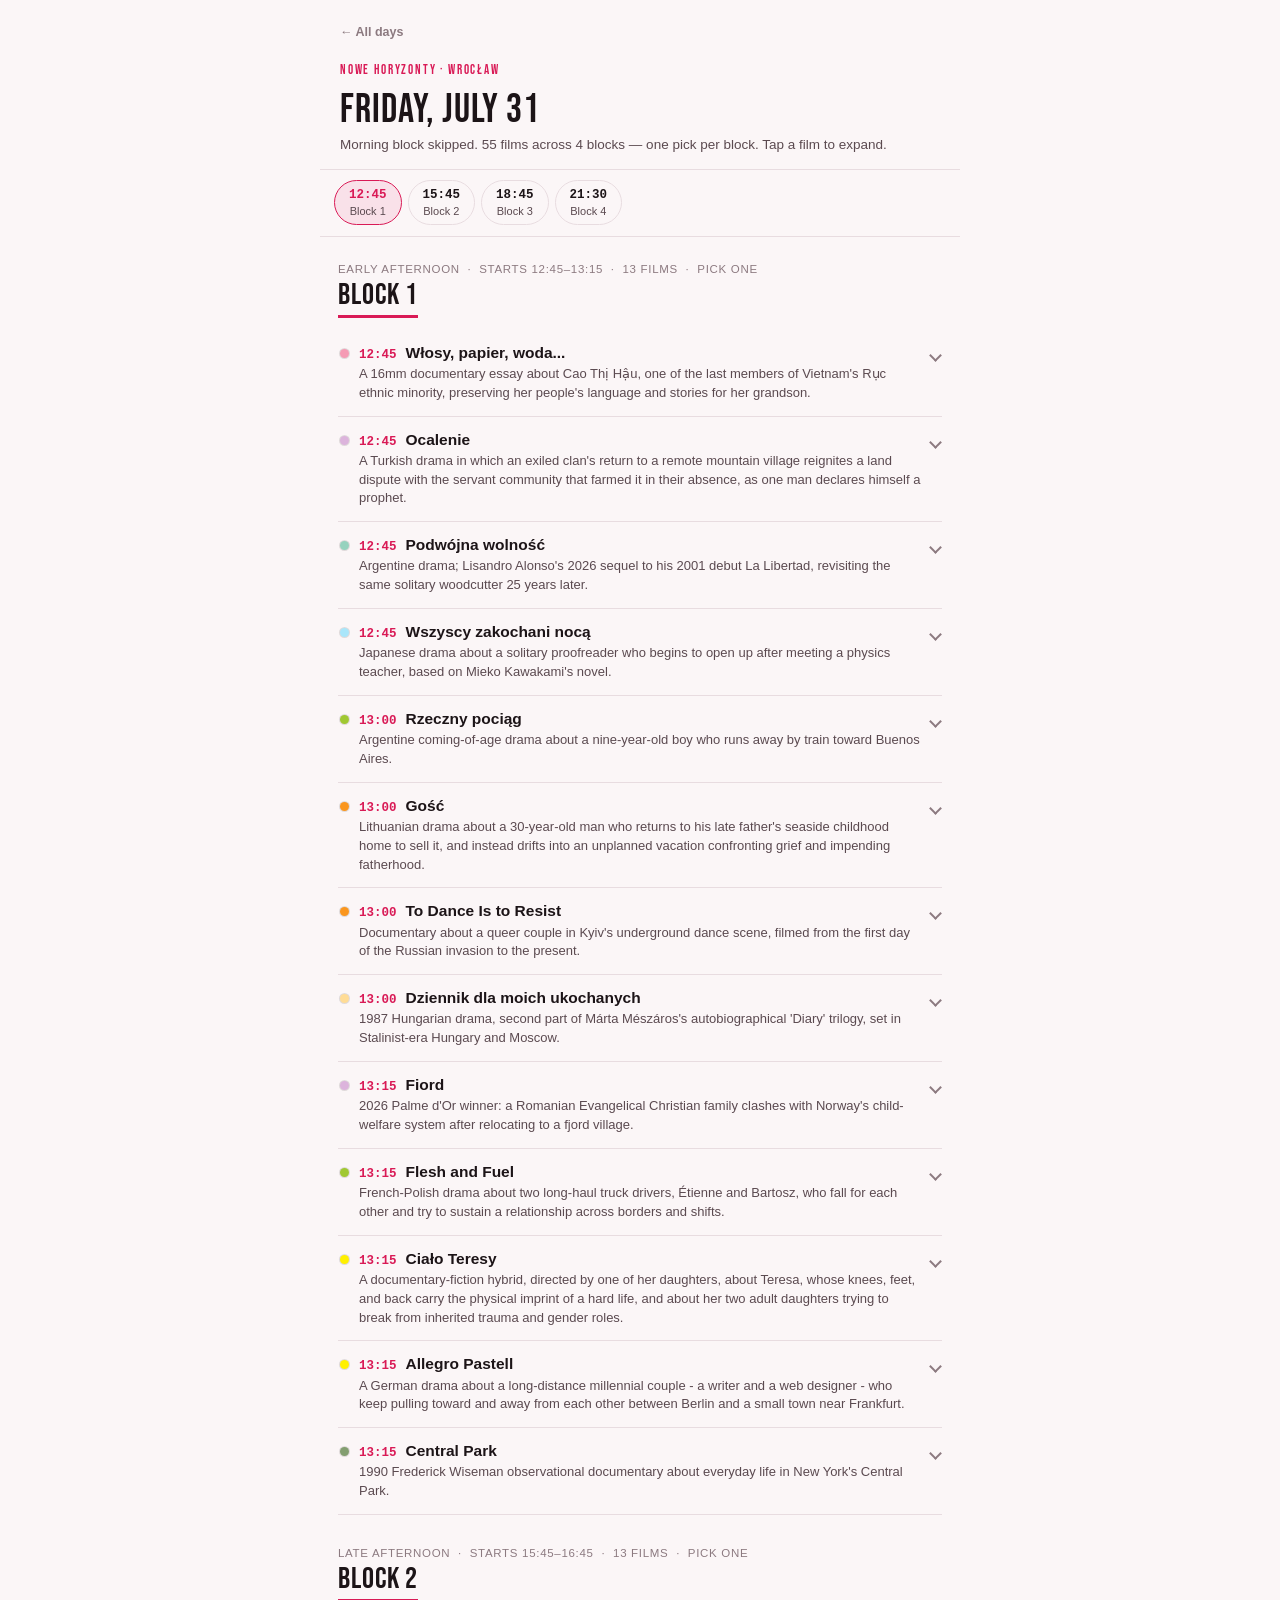
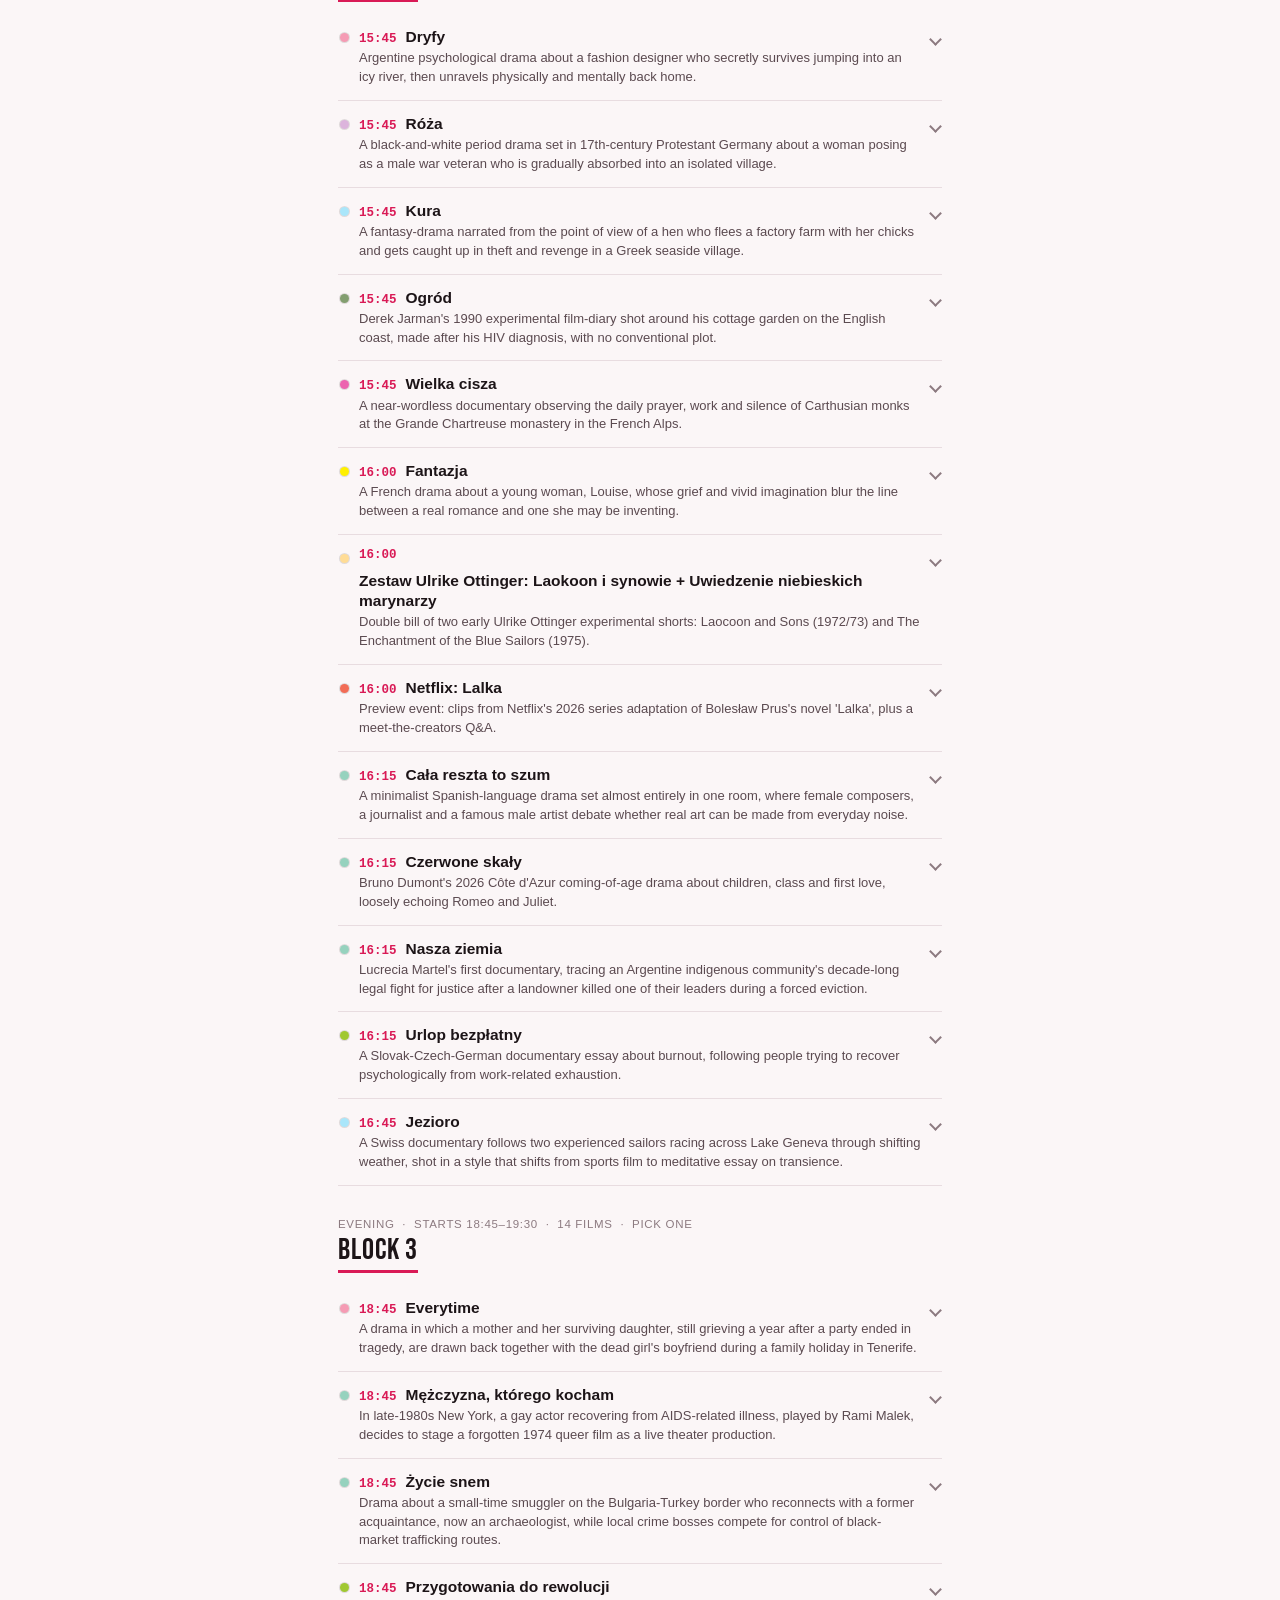
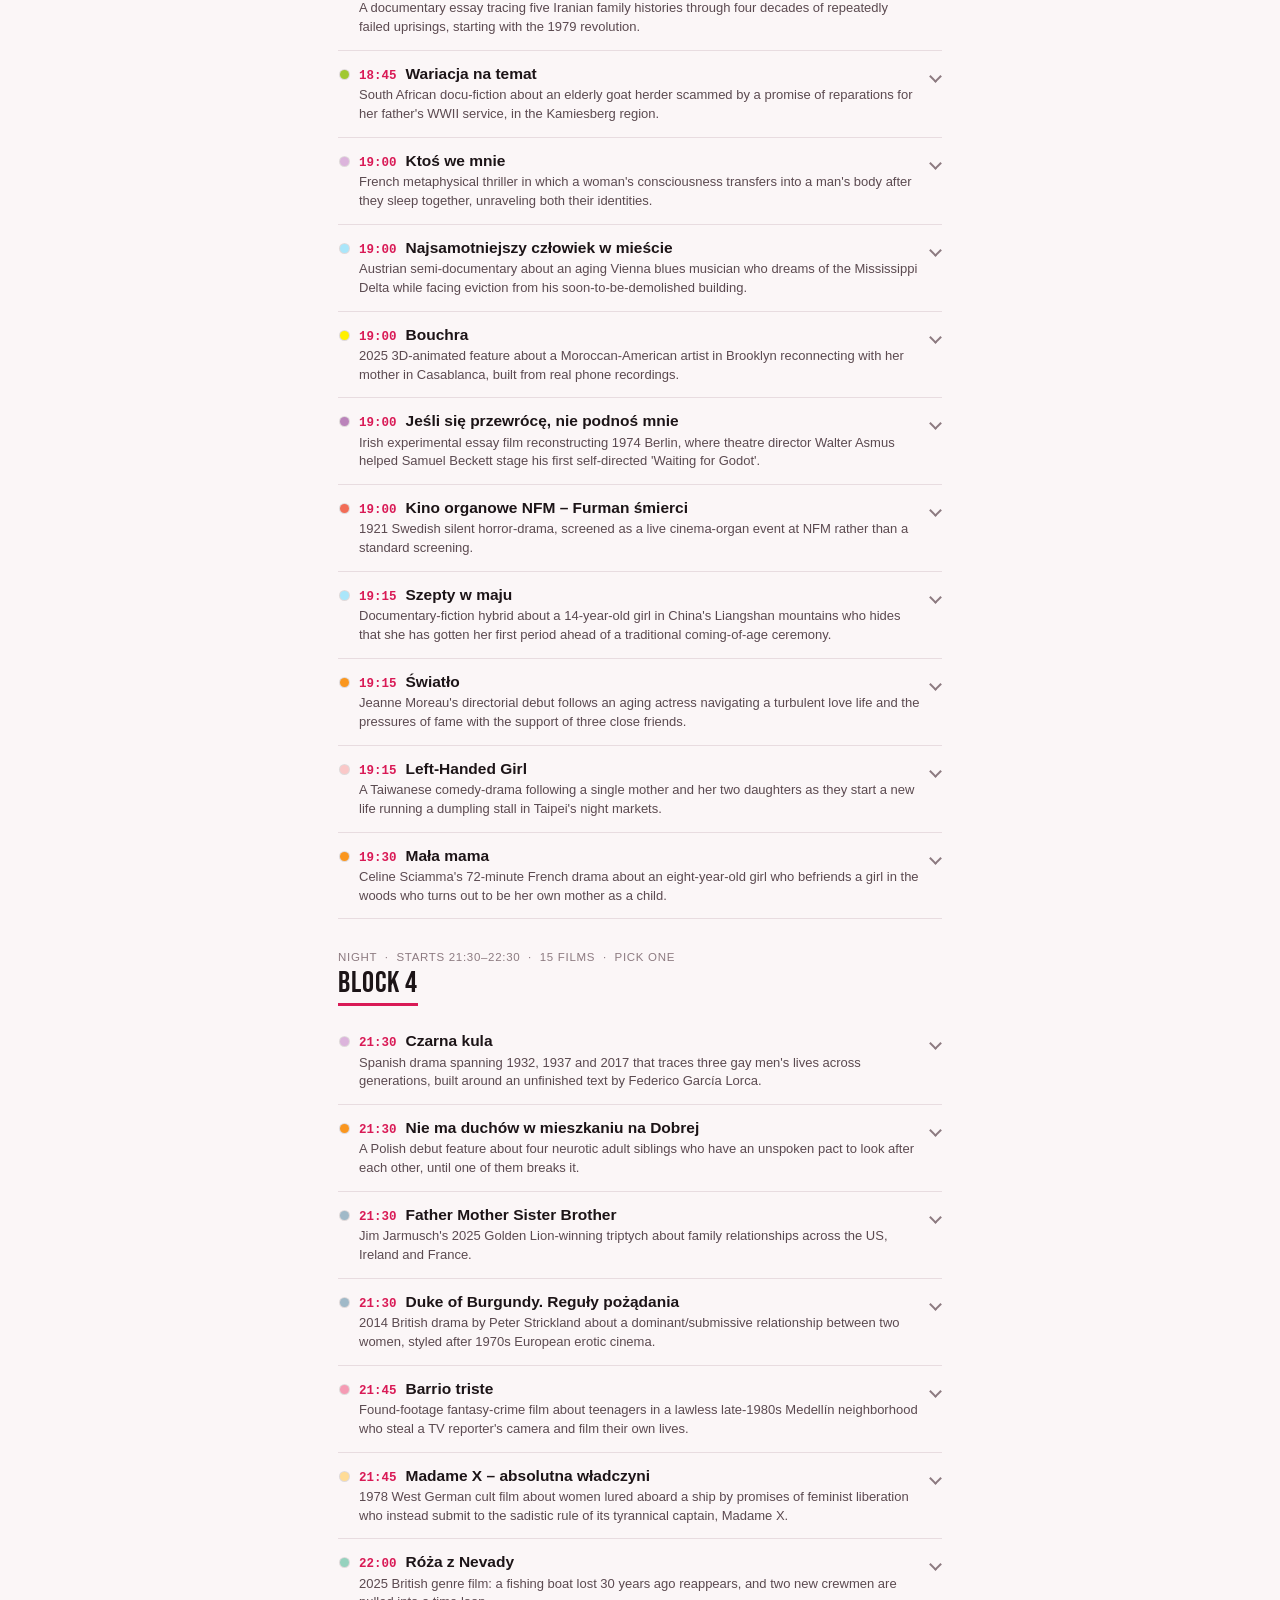
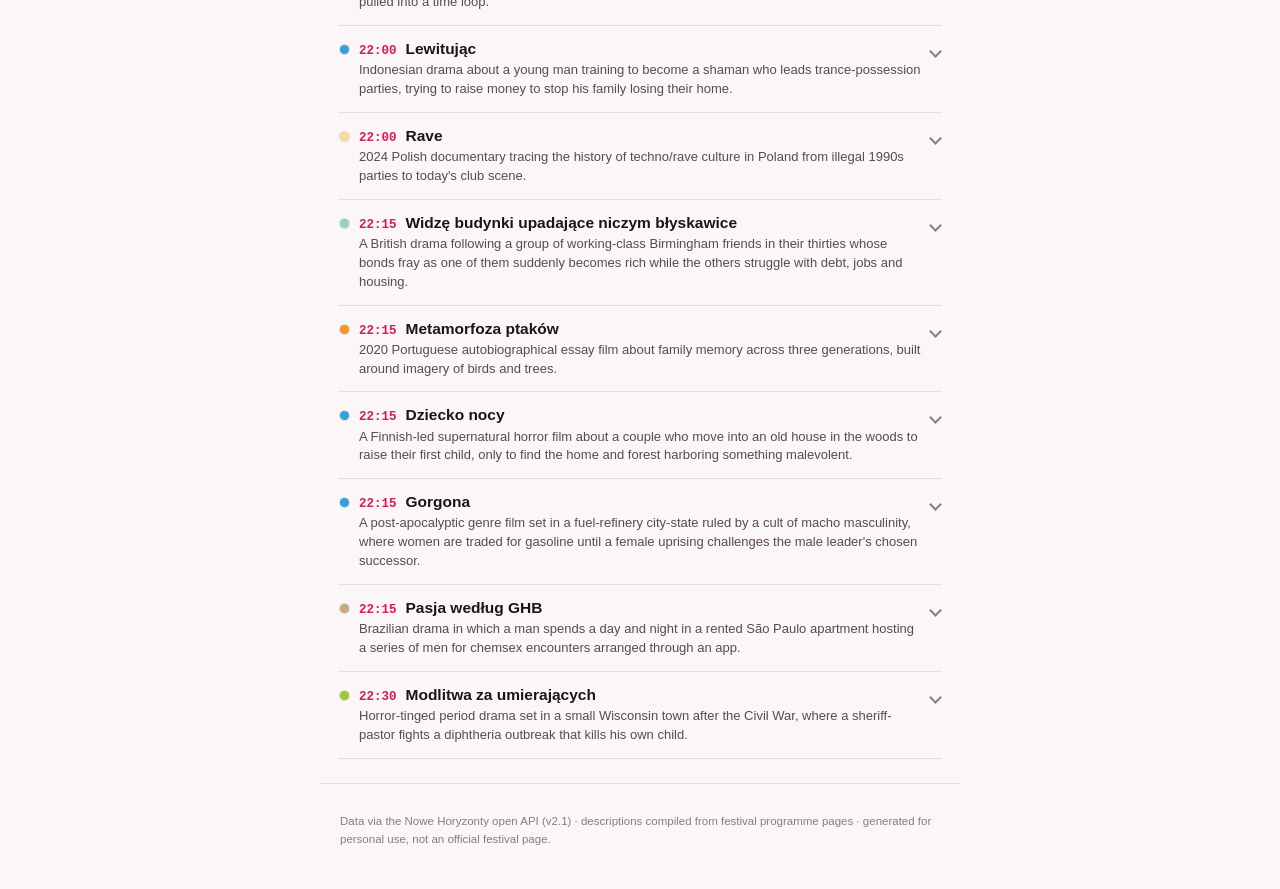
<file: 2026-07-31/index.html>
<!doctype html>
<html lang="en">
<head>
<meta charset="utf-8">
<meta name="viewport" content="width=device-width, initial-scale=1">
<title>Nowe Horyzonty — Friday, July 31</title>
<link rel="stylesheet" href="../assets/style.css">
</head>
<body>
<div class="masthead">
  <a class="back-link" href="../index.html">← All days</a>
  <p class="eyebrow">Nowe Horyzonty · Wrocław</p>
  <h1>Friday, July 31</h1>
  <p class="sub">Morning block skipped. 55 films across 4 blocks — one pick per block. Tap a film to expand.</p>
</div>

<nav class="navbar">
  <a href="#block-0" class="nav-chip"><span class="nav-time">12:45</span><span class="nav-label">Block 1</span></a>
<a href="#block-1" class="nav-chip"><span class="nav-time">15:45</span><span class="nav-label">Block 2</span></a>
<a href="#block-2" class="nav-chip"><span class="nav-time">18:45</span><span class="nav-label">Block 3</span></a>
<a href="#block-3" class="nav-chip"><span class="nav-time">21:30</span><span class="nav-label">Block 4</span></a>
</nav>


    <section class="block" id="block-0">
      <header class="block-header">
        <p class="block-eyebrow">Early Afternoon &nbsp;·&nbsp; starts 12:45–13:15 &nbsp;·&nbsp; 13 films &nbsp;·&nbsp; pick one</p>
        <h2 class="block-title">Block 1</h2>
      </header>
      <div class="film-list">
        
    <details class="film" data-block="0">
      <summary>
        <span class="dot" style="--dot:#F59BB4" aria-hidden="true"></span>
        <span class="summary-main">
          <span class="row-top">
            <time class="time">12:45</time>
            <span class="title">Włosy, papier, woda...</span>
          </span>
          <span class="one-liner">A 16mm documentary essay about Cao Thị Hậu, one of the last members of Vietnam&#x27;s Rục ethnic minority, preserving her people&#x27;s language and stories for her grandson.</span>
        </span>
        <span class="chev" aria-hidden="true"></span>
      </summary>
      <div class="film-body">
        <img class="poster" src="https://www.nowehoryzonty.pl/pliki/wgrane/image/26nh/katalog/2026/WLOSYPAPIERWODA/glw_HAIR_PAPER_WATER2.jpg_standa.jpg" alt="" loading="lazy">
        <div class="detail-text">
          <p class="title-en">Hair, Paper, Water...</p>
          <div class="meta-row">
            <span class="chip">12:45–13:56</span>
            <span class="chip">KNH 7</span>
            <span class="chip">1h 11m</span>
            <span class="chip">Francja, Belgia, Wietnam, 2025</span>
            
          </div>
          <p class="director">Dir. Nicolas Graux, Minh Quý Truong &nbsp;·&nbsp; <span class="section-name" style="--dot:#F59BB4">Międzynarodowy Konkurs Nowe Horyzonty</span></p>
          <p class="long-desc">Shot on grainy Bolex 16mm film by directors Nicolas Graux and Minh Quý Truong, the film follows an isolated Vietnamese minority community forced to abandon its traditional way of life after first contact with the outside world in the 1960s. Water and impermanence run through the film as visual metaphors for the erosion of collective memory. It centers on grandparenting and caregiving as ways cultural knowledge survives. The film won the Golden Leopard (Filmmakers of the Present) at Locarno 2025 and the Main Prize at BAFICI 2026.</p>
          
          <a class="site-link" href="https://www.nowehoryzonty.pl/program/26/wlosy-papier-woda" target="_blank" rel="noopener">Festival page ↗</a>
        </div>
      </div>
    </details>

    <details class="film" data-block="0">
      <summary>
        <span class="dot" style="--dot:#DCB4DC" aria-hidden="true"></span>
        <span class="summary-main">
          <span class="row-top">
            <time class="time">12:45</time>
            <span class="title">Ocalenie</span>
          </span>
          <span class="one-liner">A Turkish drama in which an exiled clan&#x27;s return to a remote mountain village reignites a land dispute with the servant community that farmed it in their absence, as one man declares himself a prophet.</span>
        </span>
        <span class="chev" aria-hidden="true"></span>
      </summary>
      <div class="film-body">
        <img class="poster" src="https://www.nowehoryzonty.pl/pliki/wgrane/image/26nh/katalog/2026/KURTULUS/glw_Salvation_07.jpg_standa.jpg" alt="" loading="lazy">
        <div class="detail-text">
          <p class="title-en">Salvation</p>
          <div class="meta-row">
            <span class="chip">12:45–14:45</span>
            <span class="chip">KNH 1</span>
            <span class="chip">2h</span>
            <span class="chip">Turcja, Francja, Holandia, Grecja, Szwecja, Arabia Saudyjska, 2026</span>
            
          </div>
          <p class="director">Dir. Emin Alper &nbsp;·&nbsp; <span class="section-name" style="--dot:#DCB4DC">Pokazy Galowe</span></p>
          <p class="long-desc">Directed by Emin Alper, the film is set in a remote Turkish mountain village where the returning Bezarich clan reopens old conflicts over land ownership with the Hazeran family, who worked the fields during their exile. As boundaries and loyalties blur, Mesut — brother of the local leader — becomes gripped by religious fervor, casting himself as a prophet and rallying men to aggression in the name of tradition and defense. The film won the Silver Bear (Grand Jury Prize) at Berlinale 2026 and the Golden Gate Award at the San Francisco International Film Festival. Runtime 120 minutes.</p>
          
          <a class="site-link" href="https://www.nowehoryzonty.pl/program/26/ocalenie" target="_blank" rel="noopener">Festival page ↗</a>
        </div>
      </div>
    </details>

    <details class="film" data-block="0">
      <summary>
        <span class="dot" style="--dot:#96D2BE" aria-hidden="true"></span>
        <span class="summary-main">
          <span class="row-top">
            <time class="time">12:45</time>
            <span class="title">Podwójna wolność</span>
          </span>
          <span class="one-liner">Argentine drama; Lisandro Alonso&#x27;s 2026 sequel to his 2001 debut La Libertad, revisiting the same solitary woodcutter 25 years later.</span>
        </span>
        <span class="chev" aria-hidden="true"></span>
      </summary>
      <div class="film-body">
        <img class="poster" src="https://www.nowehoryzonty.pl/pliki/wgrane/image/26nh/katalog/2026/LA_LIBERTAD_DOBLE/glw_Still_QuinzainCannes_001_JPEG_LLD.jpg_standa.jpg" alt="" loading="lazy">
        <div class="detail-text">
          <p class="title-en">Double Freedom</p>
          <div class="meta-row">
            <span class="chip">12:45–14:25</span>
            <span class="chip">KNH 4</span>
            <span class="chip">1h 40m</span>
            <span class="chip">Argentyna, Chile, Luksemburg, Niemcy, Wielka Brytania, 2026</span>
            
          </div>
          <p class="director">Dir. Lisandro Alonso &nbsp;·&nbsp; <span class="section-name" style="--dot:#96D2BE">Mistrzynie, Mistrzowie</span></p>
          <p class="long-desc">Lisandro Alonso reunites with Misael Saavedra, the solitary logger from his 2001 film La Libertad, whose isolated life on the Argentine pampa is upended when he must care for his sister after her release from a psychiatric facility. Shot in Alonso&#x27;s slow, observational style with minimal dialogue, the film also gestures at Argentina&#x27;s shrinking social safety net under the Milei government. Premiered in Directors&#x27; Fortnight at Cannes 2026.</p>
          
          <a class="site-link" href="https://www.nowehoryzonty.pl/program/26/podwojna-wolnosc" target="_blank" rel="noopener">Festival page ↗</a>
        </div>
      </div>
    </details>

    <details class="film" data-block="0">
      <summary>
        <span class="dot" style="--dot:#AAE6FA" aria-hidden="true"></span>
        <span class="summary-main">
          <span class="row-top">
            <time class="time">12:45</time>
            <span class="title">Wszyscy zakochani nocą</span>
          </span>
          <span class="one-liner">Japanese drama about a solitary proofreader who begins to open up after meeting a physics teacher, based on Mieko Kawakami&#x27;s novel.</span>
        </span>
        <span class="chev" aria-hidden="true"></span>
      </summary>
      <div class="film-body">
        <img class="poster" src="https://www.nowehoryzonty.pl/pliki/wgrane/image/26nh/katalog/2026/SUBETE_MAYONAKA_NO_KOIBITOTACHI/glw_All_the_Lovers_in_the_Night_sub22026_All_the_Lovers_in_the_Night_Production_committee.jpg_standa.jpg" alt="" loading="lazy">
        <div class="detail-text">
          <p class="title-en">All the Lovers in the Night</p>
          <div class="meta-row">
            <span class="chip">12:45–15:04</span>
            <span class="chip">DCF Lwów</span>
            <span class="chip">2h 19m</span>
            <span class="chip">Japonia, Francja, 2026</span>
            
          </div>
          <p class="director">Dir. Yukiko Sode &nbsp;·&nbsp; <span class="section-name" style="--dot:#AAE6FA">Fale</span></p>
          <p class="long-desc">Adapted from Mieko Kawakami&#x27;s 2011 novel, the film follows Fuyuko, a withdrawn proofreader in her thirties who avoids social contact and drinks alone at night. A tentative relationship with Mitsutsuki, a physics teacher she meets through an evening class, pushes her to confront her isolation. Directed by Yukiko Sode and shot on 16mm film, it is Sode&#x27;s fourth feature and her first Cannes selection, premiering in the Un Certain Regard section in 2026. Stars Yukino Kishii and Tadanobu Asano.</p>
          
          <a class="site-link" href="https://www.nowehoryzonty.pl/program/26/wszyscy-zakochani-noca" target="_blank" rel="noopener">Festival page ↗</a>
        </div>
      </div>
    </details>

    <details class="film" data-block="0">
      <summary>
        <span class="dot" style="--dot:#A0C832" aria-hidden="true"></span>
        <span class="summary-main">
          <span class="row-top">
            <time class="time">13:00</time>
            <span class="title">Rzeczny pociąg</span>
          </span>
          <span class="one-liner">Argentine coming-of-age drama about a nine-year-old boy who runs away by train toward Buenos Aires.</span>
        </span>
        <span class="chev" aria-hidden="true"></span>
      </summary>
      <div class="film-body">
        <img class="poster" src="https://www.nowehoryzonty.pl/pliki/wgrane/image/26nh/katalog/2026/EL_TREN_FLUVIAL/glw_ETF_04_MAIN_STILL_Milo_Barra_Rita_Pauls_Copyright_Cinco_Rayos.png_standa.jpg" alt="" loading="lazy">
        <div class="detail-text">
          <p class="title-en">The River Train</p>
          <div class="meta-row">
            <span class="chip">13:00–14:15</span>
            <span class="chip">KNH 8</span>
            <span class="chip">1h 15m</span>
            <span class="chip">Argentyna, 2026</span>
            
          </div>
          <p class="director">Dir. Lorenzo Ferro, Lucas A. Vignale &nbsp;·&nbsp; <span class="section-name" style="--dot:#A0C832">Odkrycia</span></p>
          <p class="long-desc">Co-directed by actor-turned-filmmaker Lorenzo Ferro (star of El Ángel) and Lucas A. Vignale, the film follows nine-year-old Milo as he flees his rural pampas home and his parents&#x27; expectations, boarding a train through the wetlands toward Buenos Aires. It mixes lyrical, nostalgic coming-of-age storytelling with darker, unsettling elements. Premiered in the Perspectives section at Berlinale 2026; this was Vignale&#x27;s only completed feature, as he died in a helicopter collision in Rio de Janeiro in June 2026.</p>
          
          <a class="site-link" href="https://www.nowehoryzonty.pl/program/26/rzeczny-pociag" target="_blank" rel="noopener">Festival page ↗</a>
        </div>
      </div>
    </details>

    <details class="film" data-block="0">
      <summary>
        <span class="dot" style="--dot:#FA961E" aria-hidden="true"></span>
        <span class="summary-main">
          <span class="row-top">
            <time class="time">13:00</time>
            <span class="title">Gość</span>
          </span>
          <span class="one-liner">Lithuanian drama about a 30-year-old man who returns to his late father&#x27;s seaside childhood home to sell it, and instead drifts into an unplanned vacation confronting grief and impending fatherhood.</span>
        </span>
        <span class="chev" aria-hidden="true"></span>
      </summary>
      <div class="film-body">
        <img class="poster" src="https://www.nowehoryzonty.pl/pliki/wgrane/image/26nh/katalog/2026/GOSC/glw_TheVisitor_still1_KEY.jpg_standa.jpg" alt="" loading="lazy">
        <div class="detail-text">
          <p class="title-en">The Visitor</p>
          <div class="meta-row">
            <span class="chip">13:00–14:54</span>
            <span class="chip">DCF Lalka</span>
            <span class="chip">1h 54m</span>
            <span class="chip">Litwa, Norwegia, Szwecja, 2025</span>
            
          </div>
          <p class="director">Dir. Vytautas Katkus &nbsp;·&nbsp; <span class="section-name" style="--dot:#FA961E">Smart 7</span></p>
          <p class="long-desc">Danielius comes back to his childhood home by the sea intending to sell it after his father&#x27;s death, but his practical errand dissolves into an aimless stay in a place that&#x27;s now familiar yet foreign to him. The film wanders through his grief, his anxiety about becoming a father himself, and nostalgia for a lost sense of security, as he says a quiet goodbye to his youth. Co-written by Maria Kavtaradze and edited by Laurynas Bareisa, it won Best Director in the main competition at Karlovy Vary 2025.</p>
          
          <a class="site-link" href="https://www.nowehoryzonty.pl/program/26/gosc" target="_blank" rel="noopener">Festival page ↗</a>
        </div>
      </div>
    </details>

    <details class="film" data-block="0">
      <summary>
        <span class="dot" style="--dot:#FA961E" aria-hidden="true"></span>
        <span class="summary-main">
          <span class="row-top">
            <time class="time">13:00</time>
            <span class="title">To Dance Is to Resist</span>
          </span>
          <span class="one-liner">Documentary about a queer couple in Kyiv&#x27;s underground dance scene, filmed from the first day of the Russian invasion to the present.</span>
        </span>
        <span class="chev" aria-hidden="true"></span>
      </summary>
      <div class="film-body">
        <img class="poster" src="https://www.nowehoryzonty.pl/pliki/wgrane/image/26nh/katalog/2026/TO_DANCE_IS_TO_RESIST/glw_Selected_Stillframes_HQ_-_4.png_standa.jpg" alt="" loading="lazy">
        <div class="detail-text">
          
          <div class="meta-row">
            <span class="chip">13:00–14:29</span>
            <span class="chip">KNH 5</span>
            <span class="chip">1h 29m</span>
            <span class="chip">Ukraina, Niemcy, 2026</span>
            <span class="chip chip-qa">Q&amp;A after</span>
          </div>
          <p class="director">Dir. Julian Lautenbacher &nbsp;·&nbsp; <span class="section-name" style="--dot:#FA961E">Pokazy Specjalne</span></p>
          <p class="long-desc">German director/producer Julian Lautenbacher, based between Kyiv and Berlin, spent roughly five years filming dancers Jay and Vol&#x27;demar, a queer couple in Kyiv&#x27;s underground club and dance scene, from February 24, 2022 onward. The film follows how they sustain identity, community and artistic practice through the war, in a country where their relationship has no legal recognition. World premiere at BFI Flare (London) 2026.</p>
          
          <a class="site-link" href="https://www.nowehoryzonty.pl/program/26/to-dance-is-to-resist" target="_blank" rel="noopener">Festival page ↗</a>
        </div>
      </div>
    </details>

    <details class="film" data-block="0">
      <summary>
        <span class="dot" style="--dot:#FFDC96" aria-hidden="true"></span>
        <span class="summary-main">
          <span class="row-top">
            <time class="time">13:00</time>
            <span class="title">Dziennik dla moich ukochanych</span>
          </span>
          <span class="one-liner">1987 Hungarian drama, second part of Márta Mészáros&#x27;s autobiographical &#x27;Diary&#x27; trilogy, set in Stalinist-era Hungary and Moscow.</span>
        </span>
        <span class="chev" aria-hidden="true"></span>
      </summary>
      <div class="film-body">
        <img class="poster" src="https://www.nowehoryzonty.pl/pliki/wgrane/image/26nh/katalog/2026/DZIENNIKDLAMOICHUKOCHANYCH/glw_naplo_szerelmeimnek_diary_for_my_loves_02_c_egon_endrenyi.jpg_standa.jpg" alt="" loading="lazy">
        <div class="detail-text">
          <p class="title-en">Diary for My Lovers</p>
          <div class="meta-row">
            <span class="chip">13:00–15:11</span>
            <span class="chip">KNH 2</span>
            <span class="chip">2h 11m</span>
            <span class="chip">Węgry, 1987</span>
            
          </div>
          <p class="director">Dir. Márta Mészáros &nbsp;·&nbsp; <span class="section-name" style="--dot:#FFDC96">Retrospektywa: Márta Mészáros</span></p>
          <p class="long-desc">Follows Juli, a young woman rejected by a Budapest film school for political and gender reasons, who studies at Moscow&#x27;s VGIK during the early-1950s Stalinist period through Stalin&#x27;s death and the subsequent political thaw, navigating paranoia and divided loyalties. Won the Silver Bear at the 1987 Berlin Film Festival. Sequel to Diary for My Children (1984, Cannes Grand Prix), followed by Diary for My Father and Mother (1990); screening as part of the festival&#x27;s Mészáros retrospective.</p>
          
          <a class="site-link" href="https://www.nowehoryzonty.pl/program/26/dziennik-dla-moich-ukochanych" target="_blank" rel="noopener">Festival page ↗</a>
        </div>
      </div>
    </details>

    <details class="film" data-block="0">
      <summary>
        <span class="dot" style="--dot:#DCB4DC" aria-hidden="true"></span>
        <span class="summary-main">
          <span class="row-top">
            <time class="time">13:15</time>
            <span class="title">Fiord</span>
          </span>
          <span class="one-liner">2026 Palme d&#x27;Or winner: a Romanian Evangelical Christian family clashes with Norway&#x27;s child-welfare system after relocating to a fjord village.</span>
        </span>
        <span class="chev" aria-hidden="true"></span>
      </summary>
      <div class="film-body">
        <img class="poster" src="https://www.nowehoryzonty.pl/pliki/wgrane/image/26nh/katalog/2026/FJORD/glw_FIORD_01.jpg_standa.jpg" alt="" loading="lazy">
        <div class="detail-text">
          <p class="title-en">Fjord</p>
          <div class="meta-row">
            <span class="chip">13:15–15:41</span>
            <span class="chip">KNH 9</span>
            <span class="chip">2h 26m</span>
            <span class="chip">Rumunia, Francja, Norwegia, Dania, Finlandia, Szwecja, 2026</span>
            
          </div>
          <p class="director">Dir. Cristian Mungiu &nbsp;·&nbsp; <span class="section-name" style="--dot:#DCB4DC">Pokazy Galowe</span></p>
          <p class="long-desc">Cristian Mungiu&#x27;s drama, starring Sebastian Stan and Renate Reinsve as a mixed Romanian-Norwegian couple, follows a family that moves to the wife&#x27;s native fjord village with their children, whose strict religious upbringing and use of physical discipline draw scrutiny from neighbors and eventually Norway&#x27;s child-protection system. Won the Palme d&#x27;Or at Cannes 2026 — Mungiu&#x27;s second, after 4 Months, 3 Weeks and 2 Days (2007). Screening in the festival&#x27;s Gala Screenings section.</p>
          
          <a class="site-link" href="https://www.nowehoryzonty.pl/program/26/fiord" target="_blank" rel="noopener">Festival page ↗</a>
        </div>
      </div>
    </details>

    <details class="film" data-block="0">
      <summary>
        <span class="dot" style="--dot:#A0C832" aria-hidden="true"></span>
        <span class="summary-main">
          <span class="row-top">
            <time class="time">13:15</time>
            <span class="title">Flesh and Fuel</span>
          </span>
          <span class="one-liner">French-Polish drama about two long-haul truck drivers, Étienne and Bartosz, who fall for each other and try to sustain a relationship across borders and shifts.</span>
        </span>
        <span class="chev" aria-hidden="true"></span>
      </summary>
      <div class="film-body">
        <img class="poster" src="https://www.nowehoryzonty.pl/pliki/wgrane/image/26nh/katalog/2026/DU_FIOUL_DANS_LES_ARTERES/glw_FLESH_AND_FUEL-JULIAN-1.jpg_standa.jpg" alt="" loading="lazy">
        <div class="detail-text">
          
          <div class="meta-row">
            <span class="chip">13:15–14:45</span>
            <span class="chip">DCF W-wa</span>
            <span class="chip">1h 30m</span>
            <span class="chip">Francja, Polska, 2026</span>
            
          </div>
          <p class="director">Dir. Pierre Le Gall &nbsp;·&nbsp; <span class="section-name" style="--dot:#A0C832">Odkrycia</span></p>
          <p class="long-desc">Étienne is a French truck driver whose life is warehouses, border crossings and rest stops; his routine changes when he meets Polish driver Bartosz, whose optimism contrasts with his own resignation. As working conditions worsen, the two struggle to keep their relationship going in stolen moments between jobs. It is director Pierre Le Gall&#x27;s feature debut, presented at Cannes Critics&#x27; Week 2026. Romance/drama, 90 minutes, France/Poland co-production.</p>
          
          <a class="site-link" href="https://www.nowehoryzonty.pl/program/26/flesh-and-fuel" target="_blank" rel="noopener">Festival page ↗</a>
        </div>
      </div>
    </details>

    <details class="film" data-block="0">
      <summary>
        <span class="dot" style="--dot:#FFF000" aria-hidden="true"></span>
        <span class="summary-main">
          <span class="row-top">
            <time class="time">13:15</time>
            <span class="title">Ciało Teresy</span>
          </span>
          <span class="one-liner">A documentary-fiction hybrid, directed by one of her daughters, about Teresa, whose knees, feet, and back carry the physical imprint of a hard life, and about her two adult daughters trying to break from inherited trauma and gender roles.</span>
        </span>
        <span class="chev" aria-hidden="true"></span>
      </summary>
      <div class="film-body">
        <img class="poster" src="https://www.nowehoryzonty.pl/pliki/wgrane/image/26nh/katalog/2026/CIALOTERESY/glw_2.Postcard_Still_2025-05-12_080350_1.152.1_72DPI_.jpg_standa.jpg" alt="" loading="lazy">
        <div class="detail-text">
          <p class="title-en">Teresa&#x27;s Body</p>
          <div class="meta-row">
            <span class="chip">13:15–14:31</span>
            <span class="chip">KNH 3</span>
            <span class="chip">1h 16m</span>
            <span class="chip">Austria, Polska, 2026</span>
            <span class="chip chip-qa">Q&amp;A after</span>
          </div>
          <p class="director">Dir. Magdalena Chmielewska &nbsp;·&nbsp; <span class="section-name" style="--dot:#FFF000">Front Wizualny</span></p>
          <p class="long-desc">Directed by Magdalena Chmielewska (Austria/Poland, 2026, 76 min), the film centers on Teresa, whose chronic bodily pain is treated as a record of her life history; she finds relief by lying on the ground at home or on the site of her late husband&#x27;s property, including under a cherry tree where her daughters once buried a protective charm. The director&#x27;s own mother and sister appear as themselves, and the film moves between documentary observation, intimate conversation, and staged, dance-like sequences. It has been described as a &#x27;vivisection&#x27; of a family unit, handled with dark humor. The film won Best Direction at the Max Ophüls Festival 2026 and the Thomas Pluch screenplay prize plus Best Editing at Diagonale 2026.</p>
          
          <a class="site-link" href="https://www.nowehoryzonty.pl/program/26/cialo-teresy" target="_blank" rel="noopener">Festival page ↗</a>
        </div>
      </div>
    </details>

    <details class="film" data-block="0">
      <summary>
        <span class="dot" style="--dot:#FFF000" aria-hidden="true"></span>
        <span class="summary-main">
          <span class="row-top">
            <time class="time">13:15</time>
            <span class="title">Allegro Pastell</span>
          </span>
          <span class="one-liner">A German drama about a long-distance millennial couple - a writer and a web designer - who keep pulling toward and away from each other between Berlin and a small town near Frankfurt.</span>
        </span>
        <span class="chev" aria-hidden="true"></span>
      </summary>
      <div class="film-body">
        <img class="poster" src="https://www.nowehoryzonty.pl/pliki/wgrane/image/26nh/katalog/2026/ALLEGRO_PASTELL/glw_ALLEGRO_PASTELL.jpg_standa.jpg" alt="" loading="lazy">
        <div class="detail-text">
          
          <div class="meta-row">
            <span class="chip">13:15–14:55</span>
            <span class="chip">DCF Polonia</span>
            <span class="chip">1h 40m</span>
            <span class="chip">Niemcy, 2026</span>
            
          </div>
          <p class="director">Dir. Anna Roller &nbsp;·&nbsp; <span class="section-name" style="--dot:#FFF000">Trzecie Oko: Klub Złamanych Serc</span></p>
          <p class="long-desc">Adapted by director Anna Roller from Leif Randt&#x27;s novel (Randt also wrote the screenplay), the film follows Tanja and Jerome as their relationship plays out through long messages, train journeys, and visits. When Tanja panics about commitment around her 34th birthday, a website Jerome designed becomes a metaphor for the routines threatening their relationship. It&#x27;s shot with a deliberately controlled color palette to mirror the characters&#x27; moods. The film follows Roller&#x27;s earlier Dead Girls Dancing (shown at this festival in 2023) and contains strobe lighting. A Q&amp;A follows the screening.</p>
          
          <a class="site-link" href="https://www.nowehoryzonty.pl/program/26/allegro-pastell" target="_blank" rel="noopener">Festival page ↗</a>
        </div>
      </div>
    </details>

    <details class="film" data-block="0">
      <summary>
        <span class="dot" style="--dot:#839E70" aria-hidden="true"></span>
        <span class="summary-main">
          <span class="row-top">
            <time class="time">13:15</time>
            <span class="title">Central Park</span>
          </span>
          <span class="one-liner">1990 Frederick Wiseman observational documentary about everyday life in New York&#x27;s Central Park.</span>
        </span>
        <span class="chev" aria-hidden="true"></span>
      </summary>
      <div class="film-body">
        <img class="poster" src="https://www.nowehoryzonty.pl/pliki/wgrane/image/26nh/katalog/2026/CENTRALPARK/glw_1989_CENTRAL_PARK.JPG_standa.jpg" alt="" loading="lazy">
        <div class="detail-text">
          
          <div class="meta-row">
            <span class="chip">13:15–16:11</span>
            <span class="chip">KNH 6</span>
            <span class="chip">2h 56m</span>
            <span class="chip">USA, 1990</span>
            
          </div>
          <p class="director">Dir. Frederick Wiseman &nbsp;·&nbsp; <span class="section-name" style="--dot:#839E70">Garden Party</span></p>
          <p class="long-desc">An observational, dialogue-driven documentary portrait of how New Yorkers use Central Park — running, boating, strolling, attending events — alongside the work of the city&#x27;s Parks Department that maintains it. Part of Wiseman&#x27;s long-running series of institutional documentaries about American public life. Screening as an outdoor evening event in the festival&#x27;s Garden Party section.</p>
          
          <a class="site-link" href="https://www.nowehoryzonty.pl/program/26/central-park" target="_blank" rel="noopener">Festival page ↗</a>
        </div>
      </div>
    </details>
      </div>
    </section>

    <section class="block" id="block-1">
      <header class="block-header">
        <p class="block-eyebrow">Late Afternoon &nbsp;·&nbsp; starts 15:45–16:45 &nbsp;·&nbsp; 13 films &nbsp;·&nbsp; pick one</p>
        <h2 class="block-title">Block 2</h2>
      </header>
      <div class="film-list">
        
    <details class="film" data-block="1">
      <summary>
        <span class="dot" style="--dot:#F59BB4" aria-hidden="true"></span>
        <span class="summary-main">
          <span class="row-top">
            <time class="time">15:45</time>
            <span class="title">Dryfy</span>
          </span>
          <span class="one-liner">Argentine psychological drama about a fashion designer who secretly survives jumping into an icy river, then unravels physically and mentally back home.</span>
        </span>
        <span class="chev" aria-hidden="true"></span>
      </summary>
      <div class="film-body">
        <img class="poster" src="https://www.nowehoryzonty.pl/pliki/wgrane/image/26nh/katalog/2026/LAS_CORRIENTES/glw_MAIN_STILL.jpg_standa.jpg" alt="" loading="lazy">
        <div class="detail-text">
          <p class="title-en">The Currents</p>
          <div class="meta-row">
            <span class="chip">15:45–17:29</span>
            <span class="chip">KNH 7</span>
            <span class="chip">1h 44m</span>
            <span class="chip">Szwajcaria, Argentyna, 2025</span>
            
          </div>
          <p class="director">Dir. Milagros Mumenthaler &nbsp;·&nbsp; <span class="section-name" style="--dot:#F59BB4">Międzynarodowy Konkurs Nowe Horyzonty</span></p>
          <p class="long-desc">Lina, an aspiring fashion designer, impulsively jumps from a bridge into an icy river during a work trip abroad and survives. Back in Buenos Aires she tells no one, but develops a paralyzing fear of water and a growing sense that she never fully returned - alongside physical symptoms like a skin rash and lank hair. Shot with minimalist, film-noir-inspired visuals, it&#x27;s a slow psychological unraveling rather than a plot-driven thriller. Won the RTVE-Otra Mirada Award at San Sebastian 2025; also played Toronto and New York.</p>
          
          <a class="site-link" href="https://www.nowehoryzonty.pl/program/26/dryfy" target="_blank" rel="noopener">Festival page ↗</a>
        </div>
      </div>
    </details>

    <details class="film" data-block="1">
      <summary>
        <span class="dot" style="--dot:#DCB4DC" aria-hidden="true"></span>
        <span class="summary-main">
          <span class="row-top">
            <time class="time">15:45</time>
            <span class="title">Róża</span>
          </span>
          <span class="one-liner">A black-and-white period drama set in 17th-century Protestant Germany about a woman posing as a male war veteran who is gradually absorbed into an isolated village.</span>
        </span>
        <span class="chev" aria-hidden="true"></span>
      </summary>
      <div class="film-body">
        <img class="poster" src="https://www.nowehoryzonty.pl/pliki/wgrane/image/26nh/katalog/2026/ROSE/glw_ROZA_01.jpg_standa.jpg" alt="" loading="lazy">
        <div class="detail-text">
          <p class="title-en">Rose</p>
          <div class="meta-row">
            <span class="chip">15:45–17:18</span>
            <span class="chip">KNH 1</span>
            <span class="chip">1h 33m</span>
            <span class="chip">Austria, Niemcy, 2026</span>
            <span class="chip chip-qa">Q&amp;A after</span>
          </div>
          <p class="director">Dir. Markus Schleinzer &nbsp;·&nbsp; <span class="section-name" style="--dot:#DCB4DC">Pokazy Galowe</span></p>
          <p class="long-desc">A woman disguised as a man arrives in an isolated German farming village claiming to be heir to an abandoned farm. Through forged documents and diligent work she wins the community&#x27;s trust and is drawn deep into its rigid social order, but the more embedded she becomes, the more her invented identity threatens to crack. The film stars Sandra Hüller, who won Best Supporting Actress at Berlinale 2026; it also won Best Screenplay at the Istanbul Film Festival and at Diagonale 2026. Directed by Markus Schleinzer (Austria/Germany, 2026, 93 min, black and white, German).</p>
          
          <a class="site-link" href="https://www.nowehoryzonty.pl/program/26/rose" target="_blank" rel="noopener">Festival page ↗</a>
        </div>
      </div>
    </details>

    <details class="film" data-block="1">
      <summary>
        <span class="dot" style="--dot:#AAE6FA" aria-hidden="true"></span>
        <span class="summary-main">
          <span class="row-top">
            <time class="time">15:45</time>
            <span class="title">Kura</span>
          </span>
          <span class="one-liner">A fantasy-drama narrated from the point of view of a hen who flees a factory farm with her chicks and gets caught up in theft and revenge in a Greek seaside village.</span>
        </span>
        <span class="chev" aria-hidden="true"></span>
      </summary>
      <div class="film-body">
        <img class="poster" src="https://www.nowehoryzonty.pl/pliki/wgrane/image/26nh/katalog/2026/KOTA/glw_STILL_025.jpg_standa.jpg" alt="" loading="lazy">
        <div class="detail-text">
          <p class="title-en">Hen</p>
          <div class="meta-row">
            <span class="chip">15:45–17:21</span>
            <span class="chip">KNH 8</span>
            <span class="chip">1h 36m</span>
            <span class="chip">Niemcy, Grecja, Węgry, 2025</span>
            <span class="chip chip-qa">Q&amp;A after</span>
          </div>
          <p class="director">Dir. György Pálfi &nbsp;·&nbsp; <span class="section-name" style="--dot:#AAE6FA">Fale</span></p>
          <p class="long-desc">After escaping an industrial poultry farm, a determined hen searches for safety for her chicks and ends up entangled in the affairs of a Greek coastal village, witnessing theft and predatory behavior connected to migration. Told largely from the bird&#x27;s perspective, the film is described as &quot;an original tale of vengeance&quot; using an animal narrator to examine human cruelty and nature. The eight hens on screen are real, individually named Hungarian chickens. It received a Platform Prize honorable mention at TIFF 2025. Directed by György Pálfi (Germany/Greece/Hungary, 2025, 96 min).</p>
          
          <a class="site-link" href="https://www.nowehoryzonty.pl/program/26/kura" target="_blank" rel="noopener">Festival page ↗</a>
        </div>
      </div>
    </details>

    <details class="film" data-block="1">
      <summary>
        <span class="dot" style="--dot:#839E70" aria-hidden="true"></span>
        <span class="summary-main">
          <span class="row-top">
            <time class="time">15:45</time>
            <span class="title">Ogród</span>
          </span>
          <span class="one-liner">Derek Jarman&#x27;s 1990 experimental film-diary shot around his cottage garden on the English coast, made after his HIV diagnosis, with no conventional plot.</span>
        </span>
        <span class="chev" aria-hidden="true"></span>
      </summary>
      <div class="film-body">
        <img class="poster" src="https://www.nowehoryzonty.pl/pliki/wgrane/image/26nh/katalog/2026/OGROD/glw_The_Garden_5.jpg_standa.jpg" alt="" loading="lazy">
        <div class="detail-text">
          <p class="title-en">The Garden</p>
          <div class="meta-row">
            <span class="chip">15:45–17:29</span>
            <span class="chip">DCF Lwów</span>
            <span class="chip">1h 44m</span>
            <span class="chip">Wielka Brytania, Niemcy, Japonia, 1990</span>
            
          </div>
          <p class="director">Dir. Derek Jarman &nbsp;·&nbsp; <span class="section-name" style="--dot:#839E70">Garden Party</span></p>
          <p class="long-desc">A deeply personal, non-narrative work by British director Derek Jarman, made at Prospect Cottage on the Dungeness coast -- the garden he cultivated after being diagnosed with HIV. Rather than tell a story, the film assembles a kaleidoscope of surreal 16mm/35mm images -- wind-blown flowers, grass, waves and clotheslines -- interwoven with diary-like reflections later published as the book Modern Nature. It functions as a meditation on mortality and a critique of conservative Britain in the late 1980s/early 90s, with the garden as a symbol of paradise and refuge. Won an award at Berlinale 1991. Screens paired with the short &quot;Piękne kwiaty i ich hodowla&quot; (Beautiful Flowers and How to Grow Them) by Sarah Wood, as part of the &quot;Garden Party&quot; strand.</p>
          <p class="short-note">+ preceded by short: <em>Piękne kwiaty i ich hodowla</em> (12m)</p>
          <a class="site-link" href="https://www.nowehoryzonty.pl/program/26/ogrod" target="_blank" rel="noopener">Festival page ↗</a>
        </div>
      </div>
    </details>

    <details class="film" data-block="1">
      <summary>
        <span class="dot" style="--dot:#EC64AF" aria-hidden="true"></span>
        <span class="summary-main">
          <span class="row-top">
            <time class="time">15:45</time>
            <span class="title">Wielka cisza</span>
          </span>
          <span class="one-liner">A near-wordless documentary observing the daily prayer, work and silence of Carthusian monks at the Grande Chartreuse monastery in the French Alps.</span>
        </span>
        <span class="chev" aria-hidden="true"></span>
      </summary>
      <div class="film-body">
        <img class="poster" src="https://www.nowehoryzonty.pl/pliki/wgrane/image/26nh/katalog/2026/WIELKACISZA/glw_Die_groe_Stille_4.jpg_standa.jpg" alt="" loading="lazy">
        <div class="detail-text">
          <p class="title-en">Into Great Silence</p>
          <div class="meta-row">
            <span class="chip">15:45–18:27</span>
            <span class="chip">KNH 4</span>
            <span class="chip">2h 42m</span>
            <span class="chip">Francja, Szwajcaria, Niemcy, 2005</span>
            
          </div>
          <p class="director">Dir. Philip Groening &nbsp;·&nbsp; <span class="section-name" style="--dot:#EC64AF">Instytucje / Struktury / Wspólnoty</span></p>
          <p class="long-desc">After waiting nearly two decades for the monks&#x27; permission, director Philip Gröning spent over six months living inside La Grande Chartreuse to film the Carthusian order&#x27;s daily routine. The film has almost no dialogue, music or narration, instead observing prayer, manual work and silence as they unfold in real time. It won the Special Jury Prize at Sundance 2006 and Best Documentary at the European Film Awards 2006. Directed by Philip Gröning (Germany/France/Switzerland, 2005, 162 min, French and Latin).</p>
          
          <a class="site-link" href="https://www.nowehoryzonty.pl/program/26/wielka-cisza" target="_blank" rel="noopener">Festival page ↗</a>
        </div>
      </div>
    </details>

    <details class="film" data-block="1">
      <summary>
        <span class="dot" style="--dot:#FFF000" aria-hidden="true"></span>
        <span class="summary-main">
          <span class="row-top">
            <time class="time">16:00</time>
            <span class="title">Fantazja</span>
          </span>
          <span class="one-liner">A French drama about a young woman, Louise, whose grief and vivid imagination blur the line between a real romance and one she may be inventing.</span>
        </span>
        <span class="chev" aria-hidden="true"></span>
      </summary>
      <div class="film-body">
        <img class="poster" src="https://www.nowehoryzonty.pl/pliki/wgrane/image/26nh/katalog/2026/FANTAISIE/glw_Fantaisie_2_300dpi.jpg_standa.jpg" alt="" loading="lazy">
        <div class="detail-text">
          <p class="title-en">Fantasy</p>
          <div class="meta-row">
            <span class="chip">16:00–17:19</span>
            <span class="chip">DCF Lalka</span>
            <span class="chip">1h 19m</span>
            <span class="chip">Francja, 2025</span>
            
          </div>
          <p class="director">Dir. Isabel Pagliai &nbsp;·&nbsp; <span class="section-name" style="--dot:#FFF000">Trzecie Oko: Klub Złamanych Serc</span></p>
          <p class="long-desc">Director Isabel Pagliai&#x27;s film follows Louise as she writes, walks, and grieves the disappearance of a man named Anton, uncertain whether he will return or ever existed. When a man named Thomas appears and their relationship develops entirely in forest settings, the film keeps it ambiguous whether he is real or a projection of her longing for connection. It&#x27;s a coming-of-age story about loneliness and imagination as both refuge and a way of experiencing love, more driven by mood and emotion than conventional plot. The film won Best Debut at FIDMarseille 2025.</p>
          
          <a class="site-link" href="https://www.nowehoryzonty.pl/program/26/fantazja" target="_blank" rel="noopener">Festival page ↗</a>
        </div>
      </div>
    </details>

    <details class="film" data-block="1">
      <summary>
        <span class="dot" style="--dot:#FFDC96" aria-hidden="true"></span>
        <span class="summary-main">
          <span class="row-top">
            <time class="time">16:00</time>
            <span class="title">Zestaw Ulrike Ottinger: Laokoon i synowie + Uwiedzenie niebieskich marynarzy</span>
          </span>
          <span class="one-liner">Double bill of two early Ulrike Ottinger experimental shorts: Laocoon and Sons (1972/73) and The Enchantment of the Blue Sailors (1975).</span>
        </span>
        <span class="chev" aria-hidden="true"></span>
      </summary>
      <div class="film-body">
        <img class="poster" src="https://www.nowehoryzonty.pl/pliki/wgrane/image/26nh/katalog/2026/LAOKOONISYNOWIEDZIEJEPRZEMIANESMERALDYDELRIO/glw_Laokon_und_Shne_1_1972.jpg_standa.jpg" alt="" loading="lazy">
        <div class="detail-text">
          <p class="title-en">Ulrike Ottinger: Laocoön and Sons + The Enchantment of the Blue Sailors</p>
          <div class="meta-row">
            <span class="chip">16:00–17:39</span>
            <span class="chip">KNH 2</span>
            <span class="chip">1h 39m</span>
            <span class="chip">, None</span>
            
          </div>
          <p class="director">Dir.  &nbsp;·&nbsp; <span class="section-name" style="--dot:#FFDC96">Retrospektywa: Ulrike Ottinger</span></p>
          <p class="long-desc">Two Dada- and collage-influenced West German experimental shorts by Ulrike Ottinger, paired as one programme in the festival&#x27;s Ottinger retrospective. Laocoon and Sons: The Story of the Transformation of Esmeralda del Rio follows its protagonist through a series of surreal, theatrical transformations; The Enchantment of the Blue Sailors is built around an elaborate soundtrack and stylized imagery of a fantastical Berlin, mixing poetry, costume, dance and song. Both feature Ottinger&#x27;s frequent collaborator Tabea Blumenschein.</p>
          <p class="short-note">+ preceded by short: <em>Laokoon i synowie. Dzieje przemian Esmeraldy del Rio</em> (47m)</p>
          <a class="site-link" href="https://www.nowehoryzonty.pl/program/26/ulrike-ottinger-laokoon-uwiedzenie" target="_blank" rel="noopener">Festival page ↗</a>
        </div>
      </div>
    </details>

    <details class="film" data-block="1">
      <summary>
        <span class="dot" style="--dot:#F26C56" aria-hidden="true"></span>
        <span class="summary-main">
          <span class="row-top">
            <time class="time">16:00</time>
            <span class="title">Netflix: Lalka</span>
          </span>
          <span class="one-liner">Preview event: clips from Netflix&#x27;s 2026 series adaptation of Bolesław Prus&#x27;s novel &#x27;Lalka&#x27;, plus a meet-the-creators Q&amp;A.</span>
        </span>
        <span class="chev" aria-hidden="true"></span>
      </summary>
      <div class="film-body">
        <img class="poster" src="https://www.nowehoryzonty.pl/pliki/wgrane/image/26nh/katalog/2026/LALKAPOKAZFRAGMENTOWSERIALUISPOTKANIEZTWORCAMITWORCZYNIAMI/glw_Pawel_Maslona_Lalka.jpg_standa.jpg" alt="" loading="lazy">
        <div class="detail-text">
          <p class="title-en">Netflix: The Doll</p>
          <div class="meta-row">
            <span class="chip">16:00–17:30</span>
            <span class="chip">KNH 5</span>
            <span class="chip">1h 30m</span>
            <span class="chip">Polska, 2026</span>
            <span class="chip chip-qa">Q&amp;A after</span>
          </div>
          <p class="director">Dir. Paweł Maślona &nbsp;·&nbsp; <span class="section-name" style="--dot:#F26C56">Wydarzenia specjalne</span></p>
          <p class="long-desc">A special-event screening of excerpts from Paweł Maślona&#x27;s six-episode Netflix series based on Prus&#x27;s classic novel, followed by a conversation with the creators (not a full-film screening). The series reworks the love story between Stanisław Wokulski (Tomasz Schuchardt) and Izabela Łęcka (Sandra Drzymalska) with added mystery/thriller elements, and premieres on Netflix on 16 September 2026. Screenplay by Paweł Demirski, Jagoda Dutkiewicz and Maślona, director of Kos.</p>
          
          <a class="site-link" href="https://www.nowehoryzonty.pl/program/26/netflix-lalka" target="_blank" rel="noopener">Festival page ↗</a>
        </div>
      </div>
    </details>

    <details class="film" data-block="1">
      <summary>
        <span class="dot" style="--dot:#96D2BE" aria-hidden="true"></span>
        <span class="summary-main">
          <span class="row-top">
            <time class="time">16:15</time>
            <span class="title">Cała reszta to szum</span>
          </span>
          <span class="one-liner">A minimalist Spanish-language drama set almost entirely in one room, where female composers, a journalist and a famous male artist debate whether real art can be made from everyday noise.</span>
        </span>
        <span class="chev" aria-hidden="true"></span>
      </summary>
      <div class="film-body">
        <img class="poster" src="https://www.nowehoryzonty.pl/pliki/wgrane/image/26nh/katalog/2026/LO_DEMAS_ES_RUIDO/glw_07Lo_demas_es_ruido_1.39.1.jpg_standa.jpg" alt="" loading="lazy">
        <div class="detail-text">
          <p class="title-en">Everything Else Is Noise</p>
          <div class="meta-row">
            <span class="chip">16:15–17:25</span>
            <span class="chip">KNH 3</span>
            <span class="chip">1h 10m</span>
            <span class="chip">Niemcy, Kanada, Meksyk, 2026</span>
            
          </div>
          <p class="director">Dir. Nicolás Pereda &nbsp;·&nbsp; <span class="section-name" style="--dot:#96D2BE">Mistrzynie, Mistrzowie</span></p>
          <p class="long-desc">Confined largely to one interior space, the film follows three female composers, a TV journalist and a prominent male artist as they talk on and off camera against a backdrop of ambient neighborhood sound. Their conversations circle a single question: does great art require total isolation, or can it be made from the domestic and street noise that women, in particular, transform into music. Directed by Nicolás Pereda (Germany/Canada/Mexico, 2026), the film screened in the Forum section at the 2025 Berlinale and relies on dry, sharp dialogue rather than conventional plot.</p>
          
          <a class="site-link" href="https://www.nowehoryzonty.pl/program/26/cala-reszta-to-szum" target="_blank" rel="noopener">Festival page ↗</a>
        </div>
      </div>
    </details>

    <details class="film" data-block="1">
      <summary>
        <span class="dot" style="--dot:#96D2BE" aria-hidden="true"></span>
        <span class="summary-main">
          <span class="row-top">
            <time class="time">16:15</time>
            <span class="title">Czerwone skały</span>
          </span>
          <span class="one-liner">Bruno Dumont&#x27;s 2026 Côte d&#x27;Azur coming-of-age drama about children, class and first love, loosely echoing Romeo and Juliet.</span>
        </span>
        <span class="chev" aria-hidden="true"></span>
      </summary>
      <div class="film-body">
        <img class="poster" src="https://www.nowehoryzonty.pl/pliki/wgrane/image/26nh/katalog/2026/LES_ROCHES_ROUGES/glw_LRR_2026-04-08_STILL03_4448x3096.jpg_standa.jpg" alt="" loading="lazy">
        <div class="detail-text">
          <p class="title-en">Red Rocks</p>
          <div class="meta-row">
            <span class="chip">16:15–17:45</span>
            <span class="chip">KNH 9</span>
            <span class="chip">1h 30m</span>
            <span class="chip">Francja, Włochy, Belgia, Portugalia, 2026</span>
            
          </div>
          <p class="director">Dir. Bruno Dumont &nbsp;·&nbsp; <span class="section-name" style="--dot:#96D2BE">Mistrzynie, Mistrzowie</span></p>
          <p class="long-desc">Set among the red rocks of the French Riviera, the film follows five-year-old Géo and his friends over one summer, as wealthier visiting children arrive and early rivalries and romantic feelings emerge between local and outsider kids. Written, directed and edited by Bruno Dumont, it premiered in Directors&#x27; Fortnight at Cannes 2026. Screening in the festival&#x27;s Masters section.</p>
          
          <a class="site-link" href="https://www.nowehoryzonty.pl/program/26/czerwone-skaly" target="_blank" rel="noopener">Festival page ↗</a>
        </div>
      </div>
    </details>

    <details class="film" data-block="1">
      <summary>
        <span class="dot" style="--dot:#96D2BE" aria-hidden="true"></span>
        <span class="summary-main">
          <span class="row-top">
            <time class="time">16:15</time>
            <span class="title">Nasza ziemia</span>
          </span>
          <span class="one-liner">Lucrecia Martel&#x27;s first documentary, tracing an Argentine indigenous community&#x27;s decade-long legal fight for justice after a landowner killed one of their leaders during a forced eviction.</span>
        </span>
        <span class="chev" aria-hidden="true"></span>
      </summary>
      <div class="film-body">
        <img class="poster" src="https://www.nowehoryzonty.pl/pliki/wgrane/image/26nh/katalog/2026/NASZAZIEMIA/glw_1-Landmarks__Rei_Pictures__Louverture_Films.jpg_standa.jpg" alt="" loading="lazy">
        <div class="detail-text">
          <p class="title-en">Our Land</p>
          <div class="meta-row">
            <span class="chip">16:15–18:18</span>
            <span class="chip">DCF W-wa</span>
            <span class="chip">2h 03m</span>
            <span class="chip">Argentyna, USA, Meksyk, Francja, Holandia, Dania, 2025</span>
            
          </div>
          <p class="director">Dir. Lucrecia Martel &nbsp;·&nbsp; <span class="section-name" style="--dot:#96D2BE">Mistrzynie, Mistrzowie</span></p>
          <p class="long-desc">Lucrecia Martel&#x27;s documentary debut centers on the Chuchagasta indigenous community in Argentina and the 2009 killing of their leader Javier Chocobar, shot by a landowner backed by police during an attempted eviction. The film follows the community&#x27;s nine-year struggle to bring the case to trial and documents the resulting courtroom proceedings. Beyond the murder case, it examines the community&#x27;s broader fight for legal recognition of their land rights and historical existence, which official narratives had long denied. It is Martel&#x27;s first nonfiction feature after a career of fiction films including La Cienaga and Zama.</p>
          
          <a class="site-link" href="https://www.nowehoryzonty.pl/program/26/nasza-ziemia" target="_blank" rel="noopener">Festival page ↗</a>
        </div>
      </div>
    </details>

    <details class="film" data-block="1">
      <summary>
        <span class="dot" style="--dot:#A0C832" aria-hidden="true"></span>
        <span class="summary-main">
          <span class="row-top">
            <time class="time">16:15</time>
            <span class="title">Urlop bezpłatny</span>
          </span>
          <span class="one-liner">A Slovak-Czech-German documentary essay about burnout, following people trying to recover psychologically from work-related exhaustion.</span>
        </span>
        <span class="chev" aria-hidden="true"></span>
      </summary>
      <div class="film-body">
        <img class="poster" src="https://www.nowehoryzonty.pl/pliki/wgrane/image/26nh/katalog/2026/NEPLATENE_VOLNO/glw_Action_Item_still04.jpg_standa.jpg" alt="" loading="lazy">
        <div class="detail-text">
          <p class="title-en">Action Item</p>
          <div class="meta-row">
            <span class="chip">16:15–17:22</span>
            <span class="chip">DCF Polonia</span>
            <span class="chip">1h 07m</span>
            <span class="chip">Słowacja, Czechy, Niemcy, 2025</span>
            
          </div>
          <p class="director">Dir. Paula Ďurinová &nbsp;·&nbsp; <span class="section-name" style="--dot:#A0C832">Odkrycia</span></p>
          <p class="long-desc">Director Paula Ďurinová frames burnout as a civilizational illness, using poetic visual experiments to trace how industrial toxins and cultural pressures accumulate in the body and mind. The 67-minute documentary follows individuals attempting to recover from burnout while arguing the problem is systemic rather than individual, framing the film itself as an act of collective, activist filmmaking. It won Best Film at DokuFest (Kosovo) in 2025.</p>
          
          <a class="site-link" href="https://www.nowehoryzonty.pl/program/26/urlop-bezplatny" target="_blank" rel="noopener">Festival page ↗</a>
        </div>
      </div>
    </details>

    <details class="film" data-block="1">
      <summary>
        <span class="dot" style="--dot:#AAE6FA" aria-hidden="true"></span>
        <span class="summary-main">
          <span class="row-top">
            <time class="time">16:45</time>
            <span class="title">Jezioro</span>
          </span>
          <span class="one-liner">A Swiss documentary follows two experienced sailors racing across Lake Geneva through shifting weather, shot in a style that shifts from sports film to meditative essay on transience.</span>
        </span>
        <span class="chev" aria-hidden="true"></span>
      </summary>
      <div class="film-body">
        <img class="poster" src="https://www.nowehoryzonty.pl/pliki/wgrane/image/26nh/katalog/2026/JEZIORO/glw_lelac1.jpg_standa.jpg" alt="" loading="lazy">
        <div class="detail-text">
          <p class="title-en">The Lake</p>
          <div class="meta-row">
            <span class="chip">16:45–18:06</span>
            <span class="chip">KNH 6</span>
            <span class="chip">1h 21m</span>
            <span class="chip">Szwajcaria, 2025</span>
            <span class="chip chip-qa">Q&amp;A after</span>
          </div>
          <p class="director">Dir. Fabrice Aragno &nbsp;·&nbsp; <span class="section-name" style="--dot:#AAE6FA">Fale</span></p>
          <p class="long-desc">Directed by Fabrice Aragno in his feature debut, the film follows two sailors competing in a regatta across Lake Geneva, capturing sunny stretches, storms, morning mist and evening light over coastal towns. What begins as a dynamic sports documentary shifts into a contemplative study of the two sailors&#x27; relationship, their bond with water, the ever-changing landscape reflected on the lake, and the passage of time. Aragno previously worked as cinematographer for Jean-Luc Godard on films including Film Socialisme and Goodbye to Language. The film won the Ecumenical Jury Special Mention and Young Jury Award at Locarno 2025. Runtime 81 minutes, in French and German.</p>
          
          <a class="site-link" href="https://www.nowehoryzonty.pl/program/26/jezioro" target="_blank" rel="noopener">Festival page ↗</a>
        </div>
      </div>
    </details>
      </div>
    </section>

    <section class="block" id="block-2">
      <header class="block-header">
        <p class="block-eyebrow">Evening &nbsp;·&nbsp; starts 18:45–19:30 &nbsp;·&nbsp; 14 films &nbsp;·&nbsp; pick one</p>
        <h2 class="block-title">Block 3</h2>
      </header>
      <div class="film-list">
        
    <details class="film" data-block="2">
      <summary>
        <span class="dot" style="--dot:#F59BB4" aria-hidden="true"></span>
        <span class="summary-main">
          <span class="row-top">
            <time class="time">18:45</time>
            <span class="title">Everytime</span>
          </span>
          <span class="one-liner">A drama in which a mother and her surviving daughter, still grieving a year after a party ended in tragedy, are drawn back together with the dead girl&#x27;s boyfriend during a family holiday in Tenerife.</span>
        </span>
        <span class="chev" aria-hidden="true"></span>
      </summary>
      <div class="film-body">
        <img class="poster" src="https://www.nowehoryzonty.pl/pliki/wgrane/image/26nh/katalog/2026/ZAKAZDYMRAZEMDOZMIANY/glw_MainStill.jpg_standa.jpg" alt="" loading="lazy">
        <div class="detail-text">
          
          <div class="meta-row">
            <span class="chip">18:45–20:46</span>
            <span class="chip">KNH 7</span>
            <span class="chip">2h 01m</span>
            <span class="chip">Niemcy, Austria, 2026</span>
            
          </div>
          <p class="director">Dir. Sandra Wollner &nbsp;·&nbsp; <span class="section-name" style="--dot:#F59BB4">Międzynarodowy Konkurs Nowe Horyzonty</span></p>
          <p class="long-desc">Teenager Jessie attends a party with her boyfriend Lux the night before a planned family holiday, and the evening ends in tragedy. A year later her mother Ella and younger sister are still moving through daily life on autopilot when Lux reappears, stirring unspoken blame and a desperate need for forgiveness. Ella impulsively invites him along on the family&#x27;s previously cancelled trip to Tenerife, where the three try to survive each other&#x27;s grief under the Spanish sun. The film won the Grand Prize in the Un Certain Regard section at Cannes 2026. Directed by Sandra Wollner (Germany/Austria, 2026, 121 min, German dialogue).</p>
          
          <a class="site-link" href="https://www.nowehoryzonty.pl/program/26/everytime" target="_blank" rel="noopener">Festival page ↗</a>
        </div>
      </div>
    </details>

    <details class="film" data-block="2">
      <summary>
        <span class="dot" style="--dot:#96D2BE" aria-hidden="true"></span>
        <span class="summary-main">
          <span class="row-top">
            <time class="time">18:45</time>
            <span class="title">Mężczyzna, którego kocham</span>
          </span>
          <span class="one-liner">In late-1980s New York, a gay actor recovering from AIDS-related illness, played by Rami Malek, decides to stage a forgotten 1974 queer film as a live theater production.</span>
        </span>
        <span class="chev" aria-hidden="true"></span>
      </summary>
      <div class="film-body">
        <img class="poster" src="https://www.nowehoryzonty.pl/pliki/wgrane/image/26nh/katalog/2026/THE_MAN_I_LOVE/glw_THE_MAN_I_LOVE_-_PHOTO_1_c_Jac_Martinez_-_TMIL_Inc..tif_standa.jpg" alt="" loading="lazy">
        <div class="detail-text">
          <p class="title-en">The Man I Love</p>
          <div class="meta-row">
            <span class="chip">18:45–20:20</span>
            <span class="chip">KNH 1</span>
            <span class="chip">1h 35m</span>
            <span class="chip">USA, Francja, 2026</span>
            
          </div>
          <p class="director">Dir. Ira Sachs &nbsp;·&nbsp; <span class="section-name" style="--dot:#96D2BE">Mistrzynie, Mistrzowie</span></p>
          <p class="long-desc">Directed by Ira Sachs (USA/France, 2026, 95 min, English), the film follows Jimmy George (Rami Malek), a well-known figure in New York&#x27;s gay scene, who after recovering from AIDS-related pneumonia decides to mount a live production of &quot;Once Upon a Time in the East,&quot; an obscure 1974 French-Canadian queer film. Supported by his partner Dennis and a troupe of performers nicknamed the Mechanicals, he tries to live fully amid a politically fraught era, while a new neighbor, Vincent, becomes another source of meaning. The festival page flags stroboscopic lighting effects during the screening.</p>
          
          <a class="site-link" href="https://www.nowehoryzonty.pl/program/26/mezczyzna-ktorego-kocham" target="_blank" rel="noopener">Festival page ↗</a>
        </div>
      </div>
    </details>

    <details class="film" data-block="2">
      <summary>
        <span class="dot" style="--dot:#96D2BE" aria-hidden="true"></span>
        <span class="summary-main">
          <span class="row-top">
            <time class="time">18:45</time>
            <span class="title">Życie snem</span>
          </span>
          <span class="one-liner">Drama about a small-time smuggler on the Bulgaria-Turkey border who reconnects with a former acquaintance, now an archaeologist, while local crime bosses compete for control of black-market trafficking routes.</span>
        </span>
        <span class="chev" aria-hidden="true"></span>
      </summary>
      <div class="film-body">
        <img class="poster" src="https://www.nowehoryzonty.pl/pliki/wgrane/image/26nh/katalog/2026/ZYCIESNEM/glw_01_DGA_KEYSTILL_KomplizenFilm_Bernhard_Keller.jpg_standa.jpg" alt="" loading="lazy">
        <div class="detail-text">
          <p class="title-en">The Dreamed Adventure</p>
          <div class="meta-row">
            <span class="chip">18:45–21:32</span>
            <span class="chip">KNH 8</span>
            <span class="chip">2h 47m</span>
            <span class="chip">Niemcy, Francja, Bułgaria, Austria, 2026</span>
            
          </div>
          <p class="director">Dir. Valeska Grisebach &nbsp;·&nbsp; <span class="section-name" style="--dot:#96D2BE">Mistrzynie, Mistrzowie</span></p>
          <p class="long-desc">Directed by Valeska Grisebach (Germany/France/Bulgaria/Austria, 2026, 167 min), the film follows Saïd, who makes his living smuggling in a remote mountainous border region between Bulgaria and Turkey. He runs into Veska, an archaeologist he knew before, who has ties to local crime boss Ilya, whose rival Raven runs a competing black-market network. After Saïd turns down Raven&#x27;s offer to join a human-trafficking operation, he disappears without explanation. The film blends realist, semi-documentary style, a hallmark of Grisebach&#x27;s work with non-professional actors, with dreamlike, ambiguous sequences. It won the Jury Prize at the 2026 Cannes Film Festival.</p>
          
          <a class="site-link" href="https://www.nowehoryzonty.pl/program/26/zycie-snem" target="_blank" rel="noopener">Festival page ↗</a>
        </div>
      </div>
    </details>

    <details class="film" data-block="2">
      <summary>
        <span class="dot" style="--dot:#A0C832" aria-hidden="true"></span>
        <span class="summary-main">
          <span class="row-top">
            <time class="time">18:45</time>
            <span class="title">Przygotowania do rewolucji</span>
          </span>
          <span class="one-liner">A documentary essay tracing five Iranian family histories through four decades of repeatedly failed uprisings, starting with the 1979 revolution.</span>
        </span>
        <span class="chev" aria-hidden="true"></span>
      </summary>
      <div class="film-body">
        <img class="poster" src="https://www.nowehoryzonty.pl/pliki/wgrane/image/26nh/katalog/2026/REHEARSALS_FOR_A_REVOLUTION/glw_MAIN-STILL-REHEARSALS-1024x717.jpg_standa.jpg" alt="" loading="lazy">
        <div class="detail-text">
          <p class="title-en">Rehearsals for a Revolution</p>
          <div class="meta-row">
            <span class="chip">18:45–20:35</span>
            <span class="chip">KNH 2</span>
            <span class="chip">1h 50m</span>
            <span class="chip">Czechy, Hiszpania, Iran, 2026</span>
            <span class="chip chip-qa">Q&amp;A after</span>
          </div>
          <p class="director">Dir. Pegah Ahangarani &nbsp;·&nbsp; <span class="section-name" style="--dot:#A0C832">Odkrycia</span></p>
          <p class="long-desc">Directed by Pegah Ahangarani (Czech Republic/Spain/Iran, 2026, color, 95 min, Persian with subtitles), this documentary essay combines personal and archival footage to follow five family biographies alongside Iran&#x27;s recurring revolutions since 1979. Subjects include the director&#x27;s father, who fought militarily; her uncle Rashid, who believed in journalism; and a literature teacher who championed free speech - each repressed in different ways by the state. Ahangarani herself took part in the 2009 Green Movement protests, was arrested, and later left Iran. The film won the Golden Eye award for best documentary at the 2026 Cannes Film Festival.</p>
          <p class="short-note">+ preceded by short: <em>Kiedy leżę, konając</em> (15m)</p>
          <a class="site-link" href="https://www.nowehoryzonty.pl/program/26/przygotowania-do-rewolucji" target="_blank" rel="noopener">Festival page ↗</a>
        </div>
      </div>
    </details>

    <details class="film" data-block="2">
      <summary>
        <span class="dot" style="--dot:#A0C832" aria-hidden="true"></span>
        <span class="summary-main">
          <span class="row-top">
            <time class="time">18:45</time>
            <span class="title">Wariacja na temat</span>
          </span>
          <span class="one-liner">South African docu-fiction about an elderly goat herder scammed by a promise of reparations for her father&#x27;s WWII service, in the Kamiesberg region.</span>
        </span>
        <span class="chev" aria-hidden="true"></span>
      </summary>
      <div class="film-body">
        <img class="poster" src="https://www.nowehoryzonty.pl/pliki/wgrane/image/26nh/katalog/2026/WARIACJANATEMAT/glw_VOAT_STILLS_004.jpg_standa.jpg" alt="" loading="lazy">
        <div class="detail-text">
          <p class="title-en">Variations on a Theme</p>
          <div class="meta-row">
            <span class="chip">18:45–19:49</span>
            <span class="chip">DCF Lwów</span>
            <span class="chip">1h 04m</span>
            <span class="chip">Republika Południowej Afryki, Holandia, Katar, 2026</span>
            <span class="chip chip-qa">Q&amp;A after</span>
          </div>
          <p class="director">Dir. Jason Jacobs, Devon Delmar &nbsp;·&nbsp; <span class="section-name" style="--dot:#A0C832">Odkrycia</span></p>
          <p class="long-desc">Set in the small town of Kharkams in South Africa&#x27;s Kamiesberg region, the film follows elderly goat herder Hettie, who falls for a scam promising overdue reparations tied to her father&#x27;s Second World War service. Blends fiction and documentary using non-professional local actors, examining colonial legacy, institutional distrust and community self-reliance. Directed by Jason Jacobs and Devon Delmar; won the Tiger Award at Rotterdam (IFFR) 2026 and Best African Film at the Joburg Film Festival. Screens in the festival&#x27;s Discoveries (Odkrycia) section.</p>
          
          <a class="site-link" href="https://www.nowehoryzonty.pl/program/26/wariacja-na-temat" target="_blank" rel="noopener">Festival page ↗</a>
        </div>
      </div>
    </details>

    <details class="film" data-block="2">
      <summary>
        <span class="dot" style="--dot:#DCB4DC" aria-hidden="true"></span>
        <span class="summary-main">
          <span class="row-top">
            <time class="time">19:00</time>
            <span class="title">Ktoś we mnie</span>
          </span>
          <span class="one-liner">French metaphysical thriller in which a woman&#x27;s consciousness transfers into a man&#x27;s body after they sleep together, unraveling both their identities.</span>
        </span>
        <span class="chev" aria-hidden="true"></span>
      </summary>
      <div class="film-body">
        <img class="poster" src="https://www.nowehoryzonty.pl/pliki/wgrane/image/26nh/katalog/2026/LINCONNUE/glw_THE_UNKNOWN-KTOS_WE_MNIE.png_standa.jpg" alt="" loading="lazy">
        <div class="detail-text">
          <p class="title-en">The Unknown</p>
          <div class="meta-row">
            <span class="chip">19:00–21:19</span>
            <span class="chip">KNH 9</span>
            <span class="chip">2h 19m</span>
            <span class="chip">Francja, Włochy, 2026</span>
            
          </div>
          <p class="director">Dir. Arthur Harari &nbsp;·&nbsp; <span class="section-name" style="--dot:#DCB4DC">Pokazy Galowe</span></p>
          <p class="long-desc">Introverted photographer David meets a mysterious woman, Eva, at a party; after they have sex, Eva finds her mind has somehow moved into David&#x27;s body. The two spiral into an increasingly surreal reality where memory, identity, and physical form no longer hold together. Based on the graphic novel &#x27;The Case of David Zimmerman&#x27;, with Lea Seydoux and Niels Schneider leading and director Radu Jude in a cameo. Won in the main competition at Cannes; contains strobe lighting effects.</p>
          
          <a class="site-link" href="https://www.nowehoryzonty.pl/program/26/ktos-we-mnie" target="_blank" rel="noopener">Festival page ↗</a>
        </div>
      </div>
    </details>

    <details class="film" data-block="2">
      <summary>
        <span class="dot" style="--dot:#AAE6FA" aria-hidden="true"></span>
        <span class="summary-main">
          <span class="row-top">
            <time class="time">19:00</time>
            <span class="title">Najsamotniejszy człowiek w mieście</span>
          </span>
          <span class="one-liner">Austrian semi-documentary about an aging Vienna blues musician who dreams of the Mississippi Delta while facing eviction from his soon-to-be-demolished building.</span>
        </span>
        <span class="chev" aria-hidden="true"></span>
      </summary>
      <div class="film-body">
        <img class="poster" src="https://www.nowehoryzonty.pl/pliki/wgrane/image/26nh/katalog/2026/THE_LONELIEST_MAN_IN_TOWN/glw_Main_still_-_The_Loneliest_Man_In_Town_-_Al_Cook_-__Vento_Film_-_2026_web.jpg_standa.jpg" alt="" loading="lazy">
        <div class="detail-text">
          <p class="title-en">The Loneliest Man in Town</p>
          <div class="meta-row">
            <span class="chip">19:00–20:26</span>
            <span class="chip">DCF Lalka</span>
            <span class="chip">1h 26m</span>
            <span class="chip">Austria, 2026</span>
            
          </div>
          <p class="director">Dir. Tizza Covi, Rainer Frimmel &nbsp;·&nbsp; <span class="section-name" style="--dot:#AAE6FA">Fale</span></p>
          <p class="long-desc">Alois Koch, who goes by &#x27;Al Cook&#x27;, is a melancholic blues musician living near the Danube in Vienna, a city he finds provincial compared to the Mississippi Delta blues scene he idolizes. As the last remaining resident of a building slated for demolition, he holds a yard sale of his possessions, which becomes an occasion to encounter Vienna&#x27;s other eccentric characters. The film mixes documentary observation with staged elements and blends melancholy with dry humor. Directors Tizza Covi and Rainer Frimmel previously won awards including one for &#x27;Vera&#x27; (Venice 2022).</p>
          
          <a class="site-link" href="https://www.nowehoryzonty.pl/program/26/najsamotniejszy-czlowiek-w-miescie" target="_blank" rel="noopener">Festival page ↗</a>
        </div>
      </div>
    </details>

    <details class="film" data-block="2">
      <summary>
        <span class="dot" style="--dot:#FFF000" aria-hidden="true"></span>
        <span class="summary-main">
          <span class="row-top">
            <time class="time">19:00</time>
            <span class="title">Bouchra</span>
          </span>
          <span class="one-liner">2025 3D-animated feature about a Moroccan-American artist in Brooklyn reconnecting with her mother in Casablanca, built from real phone recordings.</span>
        </span>
        <span class="chev" aria-hidden="true"></span>
      </summary>
      <div class="film-body">
        <img class="poster" src="https://www.nowehoryzonty.pl/pliki/wgrane/image/26nh/katalog/2026/BOUCHRA/glw_BOUCHRA_4K_color_graded_Stereo_Mix.00_22_11_22.Still042_2LIZARDS_1_2.jpg_standa.jpg" alt="" loading="lazy">
        <div class="detail-text">
          
          <div class="meta-row">
            <span class="chip">19:00–20:21</span>
            <span class="chip">KNH 3</span>
            <span class="chip">1h 22m</span>
            <span class="chip">USA, Włochy, Maroko, 2025</span>
            
          </div>
          <p class="director">Dir. Orian Barki, Meriem Bennani &nbsp;·&nbsp; <span class="section-name" style="--dot:#FFF000">Front Wizualny</span></p>
          <p class="long-desc">Debut feature by Orian Barki and Meriem Bennani, following Bouchra, a 35-year-old queer artist depicted as an anthropomorphic wolf, through a creative and personal crisis after a breakup that prompts her to revisit her relationship with her mother in Casablanca. Built around actual recorded phone conversations between the filmmakers&#x27; own families, blending documentary material with 3D animation (commissioned by Fondazione Prada). Premiered at TIFF 2025; screening in the festival&#x27;s Front Wizualny (Visual Front) section.</p>
          
          <a class="site-link" href="https://www.nowehoryzonty.pl/program/26/bouchra" target="_blank" rel="noopener">Festival page ↗</a>
        </div>
      </div>
    </details>

    <details class="film" data-block="2">
      <summary>
        <span class="dot" style="--dot:#BA83BA" aria-hidden="true"></span>
        <span class="summary-main">
          <span class="row-top">
            <time class="time">19:00</time>
            <span class="title">Jeśli się przewrócę, nie podnoś mnie</span>
          </span>
          <span class="one-liner">Irish experimental essay film reconstructing 1974 Berlin, where theatre director Walter Asmus helped Samuel Beckett stage his first self-directed &#x27;Waiting for Godot&#x27;.</span>
        </span>
        <span class="chev" aria-hidden="true"></span>
      </summary>
      <div class="film-body">
        <img class="poster" src="https://www.nowehoryzonty.pl/pliki/wgrane/image/26nh/katalog/2026/JESLISIEPRZEWROCENIEPODNOSMNIE/glw_IF_I_FALL_1.jpg_standa.jpg" alt="" loading="lazy">
        <div class="detail-text">
          <p class="title-en">If I Fall, Don’t Pick Me Up</p>
          <div class="meta-row">
            <span class="chip">19:00–21:05</span>
            <span class="chip">KNH 5</span>
            <span class="chip">2h 05m</span>
            <span class="chip">Irlandia, 2024</span>
            <span class="chip chip-qa">Q&amp;A after</span>
          </div>
          <p class="director">Dir. Declan Clarke &nbsp;·&nbsp; <span class="section-name" style="--dot:#BA83BA">Lost Lost Lost</span></p>
          <p class="long-desc">The film documents Berlin in 1974 through the real relationship between Walter Asmus and playwright Samuel Beckett, who worked together on Beckett&#x27;s first self-directed production of &#x27;Waiting for Godot&#x27; and became lifelong friends. Director Declan Clarke interweaves footage of Berlin locations Beckett frequented with archival and textual material, using the city&#x27;s empty, modernist spaces as an emotional guide to the story. It&#x27;s a slow, museum-essay-film style work rather than a conventional narrative. Won a Special Recognition in the international competition at FIDMarseille 2024. Screens paired with the short &#x27;Gdzie się podziali wszyscy moi kochankowie?&#x27; (Jean-Claude Rousseau, 2024).</p>
          <p class="short-note">+ preceded by short: <em>Gdzie się podziali wszyscy moi kochankowie?</em> (6m)</p>
          <a class="site-link" href="https://www.nowehoryzonty.pl/program/26/jesli-sie-przewroce-nie-podnos-mnie" target="_blank" rel="noopener">Festival page ↗</a>
        </div>
      </div>
    </details>

    <details class="film" data-block="2">
      <summary>
        <span class="dot" style="--dot:#F26C56" aria-hidden="true"></span>
        <span class="summary-main">
          <span class="row-top">
            <time class="time">19:00</time>
            <span class="title">Kino organowe NFM – Furman śmierci</span>
          </span>
          <span class="one-liner">1921 Swedish silent horror-drama, screened as a live cinema-organ event at NFM rather than a standard screening.</span>
        </span>
        <span class="chev" aria-hidden="true"></span>
      </summary>
      <div class="film-body">
        <img class="poster" src="https://www.nowehoryzonty.pl/pliki/wgrane/image/26nh/katalog/2026/KORKARLEN/glw_The_Phantom_Carriage_1a.jpg_standa.jpg" alt="" loading="lazy">
        <div class="detail-text">
          <p class="title-en">The Phantom Carriage</p>
          <div class="meta-row">
            <span class="chip">19:00–20:47</span>
            <span class="chip">Narodowe Forum Muzyki</span>
            <span class="chip">1h 47m</span>
            <span class="chip">Szwecja, 1921</span>
            
          </div>
          <p class="director">Dir. Victor Sjöström &nbsp;·&nbsp; <span class="section-name" style="--dot:#F26C56">Wydarzenia specjalne</span></p>
          <p class="long-desc">Victor Sjöström directs and stars as David Holm, a drunkard who dies in a New Year&#x27;s Eve brawl and is confronted by Death&#x27;s ferryman with flashback visions of the harm his life has caused. A landmark of early Swedish cinema, notable for its double-exposure ghost effects and later cited as an influence on horror filmmaking (including Kubrick&#x27;s The Shining). This is a live-music event: organist Michał Kocot accompanies the film in the main hall of Narodowe Forum Muzyki (NFM), 31 July at 19:00, ticket 85 zł.</p>
          
          <a class="site-link" href="https://www.nowehoryzonty.pl/program/26/furman-smierci" target="_blank" rel="noopener">Festival page ↗</a>
        </div>
      </div>
    </details>

    <details class="film" data-block="2">
      <summary>
        <span class="dot" style="--dot:#AAE6FA" aria-hidden="true"></span>
        <span class="summary-main">
          <span class="row-top">
            <time class="time">19:15</time>
            <span class="title">Szepty w maju</span>
          </span>
          <span class="one-liner">Documentary-fiction hybrid about a 14-year-old girl in China&#x27;s Liangshan mountains who hides that she has gotten her first period ahead of a traditional coming-of-age ceremony.</span>
        </span>
        <span class="chev" aria-hidden="true"></span>
      </summary>
      <div class="film-body">
        <img class="poster" src="https://www.nowehoryzonty.pl/pliki/wgrane/image/26nh/katalog/2026/CHUN_RI_HUAN_YOU/glw_Whispers_Still_1_1.jpg_standa.jpg" alt="" loading="lazy">
        <div class="detail-text">
          <p class="title-en">Whispers in May</p>
          <div class="meta-row">
            <span class="chip">19:15–20:49</span>
            <span class="chip">KNH 4</span>
            <span class="chip">1h 34m</span>
            <span class="chip">Hongkong, Holandia, Korea Południowa, Szwecja, 2026</span>
            <span class="chip chip-qa">Q&amp;A after</span>
          </div>
          <p class="director">Dir. Dongnan Chen &nbsp;·&nbsp; <span class="section-name" style="--dot:#AAE6FA">Fale</span></p>
          <p class="long-desc">Directed by Dongnan Chen (Hong Kong/Netherlands/South Korea/Sweden, 2026, 94 min), the film centers on Qihuo, a teenager in a remote Liangshan mountain village in Sichuan, China, whose migrant-worker parents are away and whose grandfather has recently died. Concealing her first menstruation, she sets off with her two best friends on a road trip through mountain streams and rocky paths to find the right skirt for the traditional &quot;skirt-changing&quot; coming-of-age ritual. Blending documentary observation with improvised, fictionalized scenes, it is Chen&#x27;s second feature after the documentary Singing in the Wilderness. Won the top DOX:AWARD (€10,000) at CPH:DOX 2026.</p>
          
          <a class="site-link" href="https://www.nowehoryzonty.pl/program/26/szepty-w-maju" target="_blank" rel="noopener">Festival page ↗</a>
        </div>
      </div>
    </details>

    <details class="film" data-block="2">
      <summary>
        <span class="dot" style="--dot:#FA961E" aria-hidden="true"></span>
        <span class="summary-main">
          <span class="row-top">
            <time class="time">19:15</time>
            <span class="title">Światło</span>
          </span>
          <span class="one-liner">Jeanne Moreau&#x27;s directorial debut follows an aging actress navigating a turbulent love life and the pressures of fame with the support of three close friends.</span>
        </span>
        <span class="chev" aria-hidden="true"></span>
      </summary>
      <div class="film-body">
        <img class="poster" src="https://www.nowehoryzonty.pl/pliki/wgrane/image/26nh/katalog/2026/SWIATLO/glw_LUMIRE_02.jpg_standa.jpg" alt="" loading="lazy">
        <div class="detail-text">
          <p class="title-en">Light</p>
          <div class="meta-row">
            <span class="chip">19:15–20:58</span>
            <span class="chip">DCF W-wa</span>
            <span class="chip">1h 43m</span>
            <span class="chip">Francja, Włochy, 1976</span>
            
          </div>
          <p class="director">Dir. Jeanne Moreau &nbsp;·&nbsp; <span class="section-name" style="--dot:#FA961E">Pokazy Specjalne</span></p>
          <p class="long-desc">Written, directed by, and starring Jeanne Moreau (France/Italy, 1976, color, 103 min, French with subtitles), the film follows Sarah, a celebrated but aging actress confronting the emotional toll of an uncompromising career and unstable romances. Surrounded by three female friends, she tries to reorganize her personal life while a more fragile person emerges from behind her public image as a fearless star. The character was partly inspired by Moreau&#x27;s own experiences in the film industry. Cast includes Lucia Bosè, Bruno Ganz, Francine Racette and Caroline Cartier.</p>
          
          <a class="site-link" href="https://www.nowehoryzonty.pl/program/26/swiatlo" target="_blank" rel="noopener">Festival page ↗</a>
        </div>
      </div>
    </details>

    <details class="film" data-block="2">
      <summary>
        <span class="dot" style="--dot:#FAC8C8" aria-hidden="true"></span>
        <span class="summary-main">
          <span class="row-top">
            <time class="time">19:15</time>
            <span class="title">Left-Handed Girl</span>
          </span>
          <span class="one-liner">A Taiwanese comedy-drama following a single mother and her two daughters as they start a new life running a dumpling stall in Taipei&#x27;s night markets.</span>
        </span>
        <span class="chev" aria-hidden="true"></span>
      </summary>
      <div class="film-body">
        <img class="poster" src="https://www.nowehoryzonty.pl/pliki/wgrane/image/26nh/katalog/2026/LEFTHANDED_GIRL/glw_LEFT-HANDED_GIRL._TO_BYLA_REKA..._DIABLA_3.jpeg_standa.jpg" alt="" loading="lazy">
        <div class="detail-text">
          
          <div class="meta-row">
            <span class="chip">19:15–21:03</span>
            <span class="chip">DCF Polonia</span>
            <span class="chip">1h 48m</span>
            <span class="chip">Tajwan, Francja, USA, Wielka Brytania, 2025</span>
            
          </div>
          <p class="director">Dir. Tsou Shih-Ching &nbsp;·&nbsp; <span class="section-name" style="--dot:#FAC8C8">Sezon</span></p>
          <p class="long-desc">Directed by Tsou Shih-Ching, this debut feature follows Shu-Fen, a struggling single mother, and her daughters — young adult I-Ann, who works at a betel nut shop, and precocious child I-Jing, who explores the neon-lit market where they now live. The film traces family bonds among women marked by both fracture and tenderness against Taipei&#x27;s street-level energy. It won the Gan Foundation Award for Distribution at Cannes 2025. Runtime 108 minutes.</p>
          
          <a class="site-link" href="https://www.nowehoryzonty.pl/program/26/left-handed-girl" target="_blank" rel="noopener">Festival page ↗</a>
        </div>
      </div>
    </details>

    <details class="film" data-block="2">
      <summary>
        <span class="dot" style="--dot:#FA961E" aria-hidden="true"></span>
        <span class="summary-main">
          <span class="row-top">
            <time class="time">19:30</time>
            <span class="title">Mała mama</span>
          </span>
          <span class="one-liner">Celine Sciamma&#x27;s 72-minute French drama about an eight-year-old girl who befriends a girl in the woods who turns out to be her own mother as a child.</span>
        </span>
        <span class="chev" aria-hidden="true"></span>
      </summary>
      <div class="film-body">
        <img class="poster" src="https://www.nowehoryzonty.pl/pliki/wgrane/image/26nh/katalog/2026/MALAMAMA/glw_2._Petite_maman_treinte.jpg_standa.jpg" alt="" loading="lazy">
        <div class="detail-text">
          <p class="title-en">Petite maman</p>
          <div class="meta-row">
            <span class="chip">19:30–20:42</span>
            <span class="chip">KNH 6</span>
            <span class="chip">1h 12m</span>
            <span class="chip">Francja, 2021</span>
            
          </div>
          <p class="director">Dir. Céline Sciamma &nbsp;·&nbsp; <span class="section-name" style="--dot:#FA961E">Pokazy Specjalne</span></p>
          <p class="long-desc">Directed by Celine Sciamma (Portrait of a Lady on Fire), the film follows eight-year-old Nelly as she deals with the death of her grandmother and helps her parents clear out the family house. In the surrounding woods she meets Marion, a girl her own age building a treehouse, and gradually realizes Marion is her mother at the same age. The film uses this quiet, gently fantastical premise to explore grief and the mother-daughter relationship. Running just 72 minutes, it stars real-life twin sisters Josephine and Gabrielle Sanz in the lead roles.</p>
          
          <a class="site-link" href="https://www.nowehoryzonty.pl/program/26/mala-mama" target="_blank" rel="noopener">Festival page ↗</a>
        </div>
      </div>
    </details>
      </div>
    </section>

    <section class="block" id="block-3">
      <header class="block-header">
        <p class="block-eyebrow">Night &nbsp;·&nbsp; starts 21:30–22:30 &nbsp;·&nbsp; 15 films &nbsp;·&nbsp; pick one</p>
        <h2 class="block-title">Block 4</h2>
      </header>
      <div class="film-list">
        
    <details class="film" data-block="3">
      <summary>
        <span class="dot" style="--dot:#DCB4DC" aria-hidden="true"></span>
        <span class="summary-main">
          <span class="row-top">
            <time class="time">21:30</time>
            <span class="title">Czarna kula</span>
          </span>
          <span class="one-liner">Spanish drama spanning 1932, 1937 and 2017 that traces three gay men&#x27;s lives across generations, built around an unfinished text by Federico García Lorca.</span>
        </span>
        <span class="chev" aria-hidden="true"></span>
      </summary>
      <div class="film-body">
        <img class="poster" src="https://www.nowehoryzonty.pl/pliki/wgrane/image/26nh/katalog/2026/LA_BOLA_NEGRA/glw_Czarna_kula_02.jpg_standa.jpg" alt="" loading="lazy">
        <div class="detail-text">
          <p class="title-en">The Black Ball</p>
          <div class="meta-row">
            <span class="chip">21:30–00:05</span>
            <span class="chip">KNH 1</span>
            <span class="chip">2h 35m</span>
            <span class="chip">Hiszpania, Francja, 2026</span>
            
          </div>
          <p class="director">Dir. Javier Calvo, Javier Ambrossi &nbsp;·&nbsp; <span class="section-name" style="--dot:#DCB4DC">Pokazy Galowe</span></p>
          <p class="long-desc">Directors Javier Calvo and Javier Ambrossi (Skins, Smiley, The Prince) weave historical fact and myth around poet Federico García Lorca into a story about three men across three time periods: 1932, 1937 and 2017. It centers on a wealthy, closeted man seeking membership in a casino who is rejected by a homophobic committee via secret ballot -- white balls mean acceptance, black balls mean rejection, giving the film its title. The film explores desire, repression, shame and Catholic guilt, framed as connecting generations of gay men whose stories were erased by violence or silence. Runtime 155 minutes, Spain/France 2026, screening as a Gala show.</p>
          
          <a class="site-link" href="https://www.nowehoryzonty.pl/program/26/czarna-kula" target="_blank" rel="noopener">Festival page ↗</a>
        </div>
      </div>
    </details>

    <details class="film" data-block="3">
      <summary>
        <span class="dot" style="--dot:#FA961E" aria-hidden="true"></span>
        <span class="summary-main">
          <span class="row-top">
            <time class="time">21:30</time>
            <span class="title">Nie ma duchów w mieszkaniu na Dobrej</span>
          </span>
          <span class="one-liner">A Polish debut feature about four neurotic adult siblings who have an unspoken pact to look after each other, until one of them breaks it.</span>
        </span>
        <span class="chev" aria-hidden="true"></span>
      </summary>
      <div class="film-body">
        <img class="poster" src="https://www.nowehoryzonty.pl/pliki/wgrane/image/26nh/katalog/2026/NIEMADUCHOWWMIESZKANIUNADOBREJ/glw_NMDWMND_JPEG_1.jpg_standa.jpg" alt="" loading="lazy">
        <div class="detail-text">
          <p class="title-en">No Ghosts on Good Street</p>
          <div class="meta-row">
            <span class="chip">21:30–23:00</span>
            <span class="chip">DCF Lalka</span>
            <span class="chip">1h 30m</span>
            <span class="chip">Polska, 2025</span>
            
          </div>
          <p class="director">Dir. Emi Buchwald &nbsp;·&nbsp; <span class="section-name" style="--dot:#FA961E">Smart 7</span></p>
          <p class="long-desc">Director Emi Buchwald&#x27;s debut feature follows Jana, Franek, Nastka, and Benek, whose mutual dependence is upended when one sibling challenges their long-standing arrangement, forcing all four to renegotiate their relationships. The film has a loose, episodic structure and naturalistic dialogue, drawing comparisons to J.D. Salinger. It won Best Director at the 2025 Gdynia Festival of Polish Feature Films along with several other awards, including the Złoty Pazur (Andrzej Żuławski Award). A Q&amp;A follows the screening.</p>
          
          <a class="site-link" href="https://www.nowehoryzonty.pl/program/26/nie-ma-duchow-w-mieszkaniu-na-dobrej" target="_blank" rel="noopener">Festival page ↗</a>
        </div>
      </div>
    </details>

    <details class="film" data-block="3">
      <summary>
        <span class="dot" style="--dot:#A0B9C8" aria-hidden="true"></span>
        <span class="summary-main">
          <span class="row-top">
            <time class="time">21:30</time>
            <span class="title">Father Mother Sister Brother</span>
          </span>
          <span class="one-liner">Jim Jarmusch&#x27;s 2025 Golden Lion-winning triptych about family relationships across the US, Ireland and France.</span>
        </span>
        <span class="chev" aria-hidden="true"></span>
      </summary>
      <div class="film-body">
        <img class="poster" src="https://www.nowehoryzonty.pl/pliki/wgrane/image/26nh/katalog/2026/FATHER_MOTHER_SISTER_BROTHER/glw_3-FatherMotherSisterBrother__Vague_Notion_photo_by_Carole_Bethuel.jpg_standa.jpg" alt="" loading="lazy">
        <div class="detail-text">
          
          <div class="meta-row">
            <span class="chip">21:30–23:16</span>
            <span class="chip">Rynek</span>
            <span class="chip">1h 46m</span>
            <span class="chip">USA, Włochy, Francja, Irlandia, 2025</span>
            
          </div>
          <p class="director">Dir. Jim Jarmusch &nbsp;·&nbsp; <span class="section-name" style="--dot:#A0B9C8">Pokazy na Rynku</span></p>
          <p class="long-desc">Three loosely connected segments — set in the northeastern US, Dublin and Paris — each follow adult siblings or children visiting a parent, with a cast including Cate Blanchett, Adam Driver, Tom Waits, Vicky Krieps and Charlotte Rampling. Won the Golden Lion at the 2025 Venice Film Festival. Screening as a free outdoor event on Wrocław&#x27;s Market Square, 31 July, 21:30, distributed in Poland by Gutek Film.</p>
          
          <a class="site-link" href="https://www.nowehoryzonty.pl/program/26/father-mother-sister-brother" target="_blank" rel="noopener">Festival page ↗</a>
        </div>
      </div>
    </details>

    <details class="film" data-block="3">
      <summary>
        <span class="dot" style="--dot:#A0B9C8" aria-hidden="true"></span>
        <span class="summary-main">
          <span class="row-top">
            <time class="time">21:30</time>
            <span class="title">Duke of Burgundy. Reguły pożądania</span>
          </span>
          <span class="one-liner">2014 British drama by Peter Strickland about a dominant/submissive relationship between two women, styled after 1970s European erotic cinema.</span>
        </span>
        <span class="chev" aria-hidden="true"></span>
      </summary>
      <div class="film-body">
        <img class="poster" src="https://www.nowehoryzonty.pl/pliki/wgrane/image/26nh/katalog/2026/THE_DUKE_OF_BURGUNDY/glw_DOB_still_004_Fatma_Mohamed_as_The_Carpenter.jpg_standa.jpg" alt="" loading="lazy">
        <div class="detail-text">
          <p class="title-en">The Duke of Burgundy</p>
          <div class="meta-row">
            <span class="chip">21:30–23:14</span>
            <span class="chip">Zamek</span>
            <span class="chip">1h 44m</span>
            <span class="chip">Wielka Brytania, Węgry, 2014</span>
            
          </div>
          <p class="director">Dir. Peter Strickland &nbsp;·&nbsp; <span class="section-name" style="--dot:#A0B9C8">OPT Zamek w Leśnicy</span></p>
          <p class="long-desc">Set in an isolated countryside cottage, the film follows a same-sex couple whose relationship runs on scripted role-play and power dynamics, one dominant and one submissive by turns. Directed by Peter Strickland (Berberian Sound Studio), it is shot with heavy stylization, elaborate costume design and dark humor, and consciously references classic 1970s European erotic/giallo cinema without explicit nudity. Screening at the festival&#x27;s open-air venue at Leśnica Castle (OPT Zamek w Leśnicy).</p>
          
          <a class="site-link" href="https://www.nowehoryzonty.pl/program/26/duke-of-burgundy-reguly-pozadania" target="_blank" rel="noopener">Festival page ↗</a>
        </div>
      </div>
    </details>

    <details class="film" data-block="3">
      <summary>
        <span class="dot" style="--dot:#F59BB4" aria-hidden="true"></span>
        <span class="summary-main">
          <span class="row-top">
            <time class="time">21:45</time>
            <span class="title">Barrio triste</span>
          </span>
          <span class="one-liner">Found-footage fantasy-crime film about teenagers in a lawless late-1980s Medellín neighborhood who steal a TV reporter&#x27;s camera and film their own lives.</span>
        </span>
        <span class="chev" aria-hidden="true"></span>
      </summary>
      <div class="film-body">
        <img class="poster" src="https://www.nowehoryzonty.pl/pliki/wgrane/image/26nh/katalog/2026/BARRIO_TRISTE/glw_BT_S001_S007_T0160.jpg_standa.jpg" alt="" loading="lazy">
        <div class="detail-text">
          <p class="title-en">Barrio Triste</p>
          <div class="meta-row">
            <span class="chip">21:45–23:09</span>
            <span class="chip">KNH 7</span>
            <span class="chip">1h 24m</span>
            <span class="chip">Kolumbia, USA, 2025</span>
            
          </div>
          <p class="director">Dir. Stillz &nbsp;·&nbsp; <span class="section-name" style="--dot:#F59BB4">Międzynarodowy Konkurs Nowe Horyzonty</span></p>
          <p class="long-desc">On Medellín&#x27;s outskirts in the late 1980s, after reports of strange lights in the sky draw a TV crew, a group of local teens steal the reporter&#x27;s camera and the footage becomes their own record of daily violence, boredom and fleeting joy. Feature debut of Stillz (real name not widely public; known as a photographer and Bad Bunny music-video director), produced by Harmony Korine&#x27;s EDGLRD collective with a score by Arca. Premiered in the Orizzonti section at Venice 2025. Screens in the festival&#x27;s Main International Competition.</p>
          
          <a class="site-link" href="https://www.nowehoryzonty.pl/program/26/barrio-triste" target="_blank" rel="noopener">Festival page ↗</a>
        </div>
      </div>
    </details>

    <details class="film" data-block="3">
      <summary>
        <span class="dot" style="--dot:#FFDC96" aria-hidden="true"></span>
        <span class="summary-main">
          <span class="row-top">
            <time class="time">21:45</time>
            <span class="title">Madame X – absolutna władczyni</span>
          </span>
          <span class="one-liner">1978 West German cult film about women lured aboard a ship by promises of feminist liberation who instead submit to the sadistic rule of its tyrannical captain, Madame X.</span>
        </span>
        <span class="chev" aria-hidden="true"></span>
      </summary>
      <div class="film-body">
        <img class="poster" src="https://www.nowehoryzonty.pl/pliki/wgrane/image/26nh/katalog/2026/MADAMEXABSOLUTNAWLADCZYNI/glw_06_Madame_X_-_Eine_absolute_Herrscherin_1977.jpg_standa.jpg" alt="" loading="lazy">
        <div class="detail-text">
          <p class="title-en">Madame X: An Absolute Ruler</p>
          <div class="meta-row">
            <span class="chip">21:45–00:01</span>
            <span class="chip">DCF Lwów</span>
            <span class="chip">2h 16m</span>
            <span class="chip">Niemcy, 1978</span>
            
          </div>
          <p class="director">Dir. Ulrike Ottinger &nbsp;·&nbsp; <span class="section-name" style="--dot:#FFDC96">Retrospektywa: Ulrike Ottinger</span></p>
          <p class="long-desc">Madame X – absolutna władczyni (Madame X: An Absolute Ruler, West Germany, 1978) is directed by Ulrike Ottinger, a key figure of New German Cinema and queer/camp filmmaking. Women drawn by promises of freedom and feminist liberation board a ship commanded by the narcissistic, power-hungry Madame X, and end up submitting to her cruelty and torture instead. The film uses a deliberately artificial, theatrical visual style to explore how women can internalize and reproduce patriarchal power structures even in supposedly liberated spaces, engaging with contemporary feminist film theory, notably Laura Mulvey&#x27;s writing on the male gaze. It is considered a landmark of experimental queer and feminist cinema.</p>
          
          <a class="site-link" href="https://www.nowehoryzonty.pl/program/26/madame-x-absolutna-wladczyni" target="_blank" rel="noopener">Festival page ↗</a>
        </div>
      </div>
    </details>

    <details class="film" data-block="3">
      <summary>
        <span class="dot" style="--dot:#96D2BE" aria-hidden="true"></span>
        <span class="summary-main">
          <span class="row-top">
            <time class="time">22:00</time>
            <span class="title">Róża z Nevady</span>
          </span>
          <span class="one-liner">2025 British genre film: a fishing boat lost 30 years ago reappears, and two new crewmen are pulled into a time loop.</span>
        </span>
        <span class="chev" aria-hidden="true"></span>
      </summary>
      <div class="film-body">
        <img class="poster" src="https://www.nowehoryzonty.pl/pliki/wgrane/image/26nh/katalog/2026/ROSE_OF_NEVADA/glw_ROSE-OF-NEVADA_George-MacKay_Callum-Turner_Credit-Ian-Kingsnorth_cBosena2025_S003.00259210-edit_grade_small.jpg_standa.jpg" alt="" loading="lazy">
        <div class="detail-text">
          <p class="title-en">Rose of Nevada</p>
          <div class="meta-row">
            <span class="chip">22:00–23:54</span>
            <span class="chip">KNH 2</span>
            <span class="chip">1h 54m</span>
            <span class="chip">Wielka Brytania, 2025</span>
            
          </div>
          <p class="director">Dir. Mark Jenkin &nbsp;·&nbsp; <span class="section-name" style="--dot:#96D2BE">Mistrzynie, Mistrzowie</span></p>
          <p class="long-desc">Shot on 16mm Bolex film by Mark Jenkin (Bait, Enys Men) in a Cornish fishing village, the film follows Nick (George MacKay) and Liam (Callum Turner), two men who join the crew of the Rose of Nevada, a boat that vanished with all hands three decades earlier — and are displaced into the past, assuming the identities of the men who were lost. Premiered in the Orizzonti section at Venice 2025; won the FIPRESCI Prize at Istanbul Film Festival 2026. Screening in the festival&#x27;s Masters section.</p>
          
          <a class="site-link" href="https://www.nowehoryzonty.pl/program/26/roza-z-nevady" target="_blank" rel="noopener">Festival page ↗</a>
        </div>
      </div>
    </details>

    <details class="film" data-block="3">
      <summary>
        <span class="dot" style="--dot:#32A0DC" aria-hidden="true"></span>
        <span class="summary-main">
          <span class="row-top">
            <time class="time">22:00</time>
            <span class="title">Lewitując</span>
          </span>
          <span class="one-liner">Indonesian drama about a young man training to become a shaman who leads trance-possession parties, trying to raise money to stop his family losing their home.</span>
        </span>
        <span class="chev" aria-hidden="true"></span>
      </summary>
      <div class="film-body">
        <img class="poster" src="https://www.nowehoryzonty.pl/pliki/wgrane/image/26nh/katalog/2026/PARA_PERASUK/glw_STILL_1_-_LEVITATING.jpeg_standa.jpg" alt="" loading="lazy">
        <div class="detail-text">
          <p class="title-en">Levitating</p>
          <div class="meta-row">
            <span class="chip">22:00–23:59</span>
            <span class="chip">KNH 9</span>
            <span class="chip">1h 59m</span>
            <span class="chip">Indonezja, Singapur, Filipiny, Francja, Tajwan, Tajlandia, Korea Południowa, 2026</span>
            
          </div>
          <p class="director">Dir. Wregas Bhanuteja &nbsp;·&nbsp; <span class="section-name" style="--dot:#32A0DC">Nocne Szaleństwo</span></p>
          <p class="long-desc">In an Indonesian town where communal ecstasy comes through spirit possession, Bayu aspires to become the shaman of a trance party -- inducing collective trance through music and ritual -- to raise money and prevent his family&#x27;s eviction, while his father plans to sell their home and move to the capital. Along the way he is helped by, and drawn closer to, Laksmi and the singer Asri. Directed by Wregas Bhanuteja, the film blends real and invented Indonesian ritual and dance traditions with themes of community, tradition versus capitalist pressure, and self-discovery. Premiered at Sundance 2026; screens in the festival&#x27;s late-night &quot;Nocne Szaleństwo&quot; strand.</p>
          
          <a class="site-link" href="https://www.nowehoryzonty.pl/program/26/lewitujac" target="_blank" rel="noopener">Festival page ↗</a>
        </div>
      </div>
    </details>

    <details class="film" data-block="3">
      <summary>
        <span class="dot" style="--dot:#FFDC96" aria-hidden="true"></span>
        <span class="summary-main">
          <span class="row-top">
            <time class="time">22:00</time>
            <span class="title">Rave</span>
          </span>
          <span class="one-liner">2024 Polish documentary tracing the history of techno/rave culture in Poland from illegal 1990s parties to today&#x27;s club scene.</span>
        </span>
        <span class="chev" aria-hidden="true"></span>
      </summary>
      <div class="film-body">
        <img class="poster" src="https://www.nowehoryzonty.pl/pliki/wgrane/image/26nh/katalog/2026/RAVE/glw_RAVE_STILL_023.jpg_standa.jpg" alt="" loading="lazy">
        <div class="detail-text">
          
          <div class="meta-row">
            <span class="chip">22:00–23:16</span>
            <span class="chip">KNH 4</span>
            <span class="chip">1h 16m</span>
            <span class="chip">Polska, 2024</span>
            
          </div>
          <p class="director">Dir. Łukasz Ronduda, Dawid Nickel &nbsp;·&nbsp; <span class="section-name" style="--dot:#FFDC96">Retrospektywa: Łukasz Ronduda</span></p>
          <p class="long-desc">Directed by Łukasz Ronduda and Dawid Nickel, the film traces Polish rave and techno culture from underground parties in the early post-communist 1990s through its later commercialization, featuring participants including performance artist Marcello Zamenhoff and following whether a younger generation can reconcile a scene that has stayed class-divided since its beginnings. Premiered at Millennium Docs Against Gravity 2024. Screening as part of the festival&#x27;s Łukasz Ronduda retrospective; contains strobe lighting.</p>
          
          <a class="site-link" href="https://www.nowehoryzonty.pl/program/26/rave-2024" target="_blank" rel="noopener">Festival page ↗</a>
        </div>
      </div>
    </details>

    <details class="film" data-block="3">
      <summary>
        <span class="dot" style="--dot:#96D2BE" aria-hidden="true"></span>
        <span class="summary-main">
          <span class="row-top">
            <time class="time">22:15</time>
            <span class="title">Widzę budynki upadające niczym błyskawice</span>
          </span>
          <span class="one-liner">A British drama following a group of working-class Birmingham friends in their thirties whose bonds fray as one of them suddenly becomes rich while the others struggle with debt, jobs and housing.</span>
        </span>
        <span class="chev" aria-hidden="true"></span>
      </summary>
      <div class="film-body">
        <img class="poster" src="https://www.nowehoryzonty.pl/pliki/wgrane/image/26nh/katalog/2026/I_SEE_BUILDINGS_FALL_LIKE_LIGHTNING/glw_MAIN_PHOTO_92_ISBFLL-DAY27-81332Chris_Harris.jpg_standa.jpg" alt="" loading="lazy">
        <div class="detail-text">
          <p class="title-en">I See Buildings Fall Like Lightning</p>
          <div class="meta-row">
            <span class="chip">22:15–00:04</span>
            <span class="chip">DCF W-wa</span>
            <span class="chip">1h 49m</span>
            <span class="chip">Wielka Brytania, 2026</span>
            
          </div>
          <p class="director">Dir. Clio Barnard &nbsp;·&nbsp; <span class="section-name" style="--dot:#96D2BE">Mistrzynie, Mistrzowie</span></p>
          <p class="long-desc">Directed by Clio Barnard and adapted from Kieran Goddard&#x27;s book, the film tracks a circle of friends from Birmingham navigating adulthood amid Britain&#x27;s housing crisis and precarious work. When one friend unexpectedly comes into wealth, the group&#x27;s dynamic shifts, exposing ambitions, resentments and the widening gap between those with opportunity and those without. Made in the socially conscious tradition of Ken Loach, it won the Audience Award in the Directors&#x27; Fortnight at Cannes. Runtime 109 minutes.</p>
          
          <a class="site-link" href="https://www.nowehoryzonty.pl/program/26/widze-budynki-upadajace-niczym-blyskawice" target="_blank" rel="noopener">Festival page ↗</a>
        </div>
      </div>
    </details>

    <details class="film" data-block="3">
      <summary>
        <span class="dot" style="--dot:#FA961E" aria-hidden="true"></span>
        <span class="summary-main">
          <span class="row-top">
            <time class="time">22:15</time>
            <span class="title">Metamorfoza ptaków</span>
          </span>
          <span class="one-liner">2020 Portuguese autobiographical essay film about family memory across three generations, built around imagery of birds and trees.</span>
        </span>
        <span class="chev" aria-hidden="true"></span>
      </summary>
      <div class="film-body">
        <img class="poster" src="https://www.nowehoryzonty.pl/pliki/wgrane/image/26nh/katalog/2026/METAMORFOZAPTAKOW/glw_The_Metamorphosis_of_Birds_2.jpg_standa.jpg" alt="" loading="lazy">
        <div class="detail-text">
          <p class="title-en">The Metamorphosis of Birds</p>
          <div class="meta-row">
            <span class="chip">22:15–00:00</span>
            <span class="chip">DCF Polonia</span>
            <span class="chip">1h 45m</span>
            <span class="chip">Portugalia, 2020</span>
            
          </div>
          <p class="director">Dir. Catarina Vasconcelos &nbsp;·&nbsp; <span class="section-name" style="--dot:#FA961E">Pokazy Specjalne</span></p>
          <p class="long-desc">Catarina Vasconcelos&#x27;s debut feature combines family history, stylized still-life-like tableaux and voiceover to explore the lives of her mother and grandmother and her own childhood, using recurring metaphors of birds, trees and metamorphosis. Won the FIPRESCI Prize at Berlinale 2020 and the Grand Prix plus Audience Award at Nowe Horyzonty 2020. Returning to the festival in the Special Screenings section.</p>
          
          <a class="site-link" href="https://www.nowehoryzonty.pl/program/26/metamorfoza-ptakow" target="_blank" rel="noopener">Festival page ↗</a>
        </div>
      </div>
    </details>

    <details class="film" data-block="3">
      <summary>
        <span class="dot" style="--dot:#32A0DC" aria-hidden="true"></span>
        <span class="summary-main">
          <span class="row-top">
            <time class="time">22:15</time>
            <span class="title">Dziecko nocy</span>
          </span>
          <span class="one-liner">A Finnish-led supernatural horror film about a couple who move into an old house in the woods to raise their first child, only to find the home and forest harboring something malevolent.</span>
        </span>
        <span class="chev" aria-hidden="true"></span>
      </summary>
      <div class="film-body">
        <img class="poster" src="https://www.nowehoryzonty.pl/pliki/wgrane/image/26nh/katalog/2026/YON_LAPSI/glw_Still_4_-_Nightborn_by_Nikita_Sevcov.50.jpg_standa.jpg" alt="" loading="lazy">
        <div class="detail-text">
          <p class="title-en">Nightborn</p>
          <div class="meta-row">
            <span class="chip">22:15–23:47</span>
            <span class="chip">KNH 8</span>
            <span class="chip">1h 32m</span>
            <span class="chip">Finlandia, Litwa, Francja, Wielka Brytania, 2026</span>
            
          </div>
          <p class="director">Dir. Hanna Bergholm &nbsp;·&nbsp; <span class="section-name" style="--dot:#32A0DC">Nocne Szaleństwo</span></p>
          <p class="long-desc">An expectant couple relocates to a decaying house surrounded by forest, hoping to raise their child close to nature, but the house&#x27;s disturbing history and the wild forest around it begin threatening their plans. The film uses supernatural horror to explore new-parent anxiety and the pressures of family life. Directed by Hanna Bergholm (her English-language debut, following Hatching), it stars Seidi Haarla and Rupert Grint and competed for the Golden Bear at the 2026 Berlin Film Festival.</p>
          
          <a class="site-link" href="https://www.nowehoryzonty.pl/program/26/dziecko-nocy" target="_blank" rel="noopener">Festival page ↗</a>
        </div>
      </div>
    </details>

    <details class="film" data-block="3">
      <summary>
        <span class="dot" style="--dot:#32A0DC" aria-hidden="true"></span>
        <span class="summary-main">
          <span class="row-top">
            <time class="time">22:15</time>
            <span class="title">Gorgona</span>
          </span>
          <span class="one-liner">A post-apocalyptic genre film set in a fuel-refinery city-state ruled by a cult of macho masculinity, where women are traded for gasoline until a female uprising challenges the male leader&#x27;s chosen successor.</span>
        </span>
        <span class="chev" aria-hidden="true"></span>
      </summary>
      <div class="film-body">
        <img class="poster" src="https://www.nowehoryzonty.pl/pliki/wgrane/image/26nh/katalog/2026/GORGONA/glw_gorgona_02.jpg_standa.jpg" alt="" loading="lazy">
        <div class="detail-text">
          
          <div class="meta-row">
            <span class="chip">22:15–23:50</span>
            <span class="chip">KNH 6</span>
            <span class="chip">1h 35m</span>
            <span class="chip">Grecja, Francja, 2025</span>
            
          </div>
          <p class="director">Dir. Evi Kalogiropoulou &nbsp;·&nbsp; <span class="section-name" style="--dot:#32A0DC">Nocne Szaleństwo</span></p>
          <p class="long-desc">In a post-apocalyptic city built around a giant refinery, men trade fuel for women and food while worshipping their leader, Nikos. Maria, a tough woman positioned to become his successor, has her plans upended when the mysterious, liberated Eleni arrives and pushes her toward rebellion. The film mixes kitsch aesthetics, neon-lit cinematography and classical/mythic references to stage a clash between toxic masculinity and a militant, queer-inflected matriarchy. A genre mashup of sci-fi, feminist allegory, and erotic thriller.</p>
          
          <a class="site-link" href="https://www.nowehoryzonty.pl/program/26/gorgona" target="_blank" rel="noopener">Festival page ↗</a>
        </div>
      </div>
    </details>

    <details class="film" data-block="3">
      <summary>
        <span class="dot" style="--dot:#C8AA78" aria-hidden="true"></span>
        <span class="summary-main">
          <span class="row-top">
            <time class="time">22:15</time>
            <span class="title">Pasja według GHB</span>
          </span>
          <span class="one-liner">Brazilian drama in which a man spends a day and night in a rented São Paulo apartment hosting a series of men for chemsex encounters arranged through an app.</span>
        </span>
        <span class="chev" aria-hidden="true"></span>
      </summary>
      <div class="film-body">
        <img class="poster" src="https://www.nowehoryzonty.pl/pliki/wgrane/image/26nh/katalog/2026/PASJAWEDLUGGHB/glw_Still03.jpg_standa.jpg" alt="" loading="lazy">
        <div class="detail-text">
          <p class="title-en">The Passion According to G.H.B.</p>
          <div class="meta-row">
            <span class="chip">22:15–23:37</span>
            <span class="chip">KNH 3</span>
            <span class="chip">1h 22m</span>
            <span class="chip">Brazylia, 2026</span>
            
          </div>
          <p class="director">Dir. Gustavo Vinagre, Vinicius Couto &nbsp;·&nbsp; <span class="section-name" style="--dot:#C8AA78">Tropikalny Gotyk</span></p>
          <p class="long-desc">Matias rents an apartment in São Paulo and, over the course of one day turning into night, meets a succession of men through a hookup app, with each encounter involving drugs alongside sex. Told in loosely linked episodes that draw structurally from Clarice Lispector&#x27;s novel &quot;The Passion According to G.H.,&quot; the men&#x27;s stories and substances accumulate, spelling out the drug GHB as a recurring motif. The film portrays the chemsex subculture among contemporary gay men, moving between pleasure, intimacy, emptiness and despair without moralizing. Co-directed by Gustavo Vinagre and Vinicius Couto, it contains explicit sexual content, drug use and strobing lights.</p>
          
          <a class="site-link" href="https://www.nowehoryzonty.pl/program/26/pasja-wedlug-ghb" target="_blank" rel="noopener">Festival page ↗</a>
        </div>
      </div>
    </details>

    <details class="film" data-block="3">
      <summary>
        <span class="dot" style="--dot:#A0C832" aria-hidden="true"></span>
        <span class="summary-main">
          <span class="row-top">
            <time class="time">22:30</time>
            <span class="title">Modlitwa za umierających</span>
          </span>
          <span class="one-liner">Horror-tinged period drama set in a small Wisconsin town after the Civil War, where a sheriff-pastor fights a diphtheria outbreak that kills his own child.</span>
        </span>
        <span class="chev" aria-hidden="true"></span>
      </summary>
      <div class="film-body">
        <img class="poster" src="https://www.nowehoryzonty.pl/pliki/wgrane/image/26nh/katalog/2026/A_PRAYER_FOR_THE_DYING/glw_MODLITWA_ZA_UMIERAJACYCH_FOT._LUKASZ_BAK_1_FOTOS_GLOWNY.jpg_standa.jpg" alt="" loading="lazy">
        <div class="detail-text">
          <p class="title-en">A Prayer for the Dying</p>
          <div class="meta-row">
            <span class="chip">22:30–00:05</span>
            <span class="chip">KNH 5</span>
            <span class="chip">1h 35m</span>
            <span class="chip">Norwegia, Grecja, Wielka Brytania, Szwecja, 2026</span>
            
          </div>
          <p class="director">Dir. Dara Van Dusen &nbsp;·&nbsp; <span class="section-name" style="--dot:#A0C832">Odkrycia</span></p>
          <p class="long-desc">Sheriff and pastor Jacob Hansen investigates a vagrant&#x27;s death in the woods near his small post-Civil War Wisconsin town; a doctor rules it diphtheria, and the disease then spreads through the community, killing multiple residents including Hansen&#x27;s own child. Adapted from Stewart O&#x27;Nan&#x27;s 1999 novel, the film mixes horror, western and psychological drama, playing more like a grim morality tale than a conventional western. It is director Dara Van Dusen&#x27;s feature debut. Norway/Greece/UK/Sweden co-production, 95 minutes.</p>
          
          <a class="site-link" href="https://www.nowehoryzonty.pl/program/26/modlitwa-za-umierajacych" target="_blank" rel="noopener">Festival page ↗</a>
        </div>
      </div>
    </details>
      </div>
    </section>

<footer>
  Data via the Nowe Horyzonty open API (v2.1) · descriptions compiled from festival programme pages · generated for personal use, not an official festival page.
</footer>

<script src="../assets/site.js"></script>
</body>
</html>
</file>
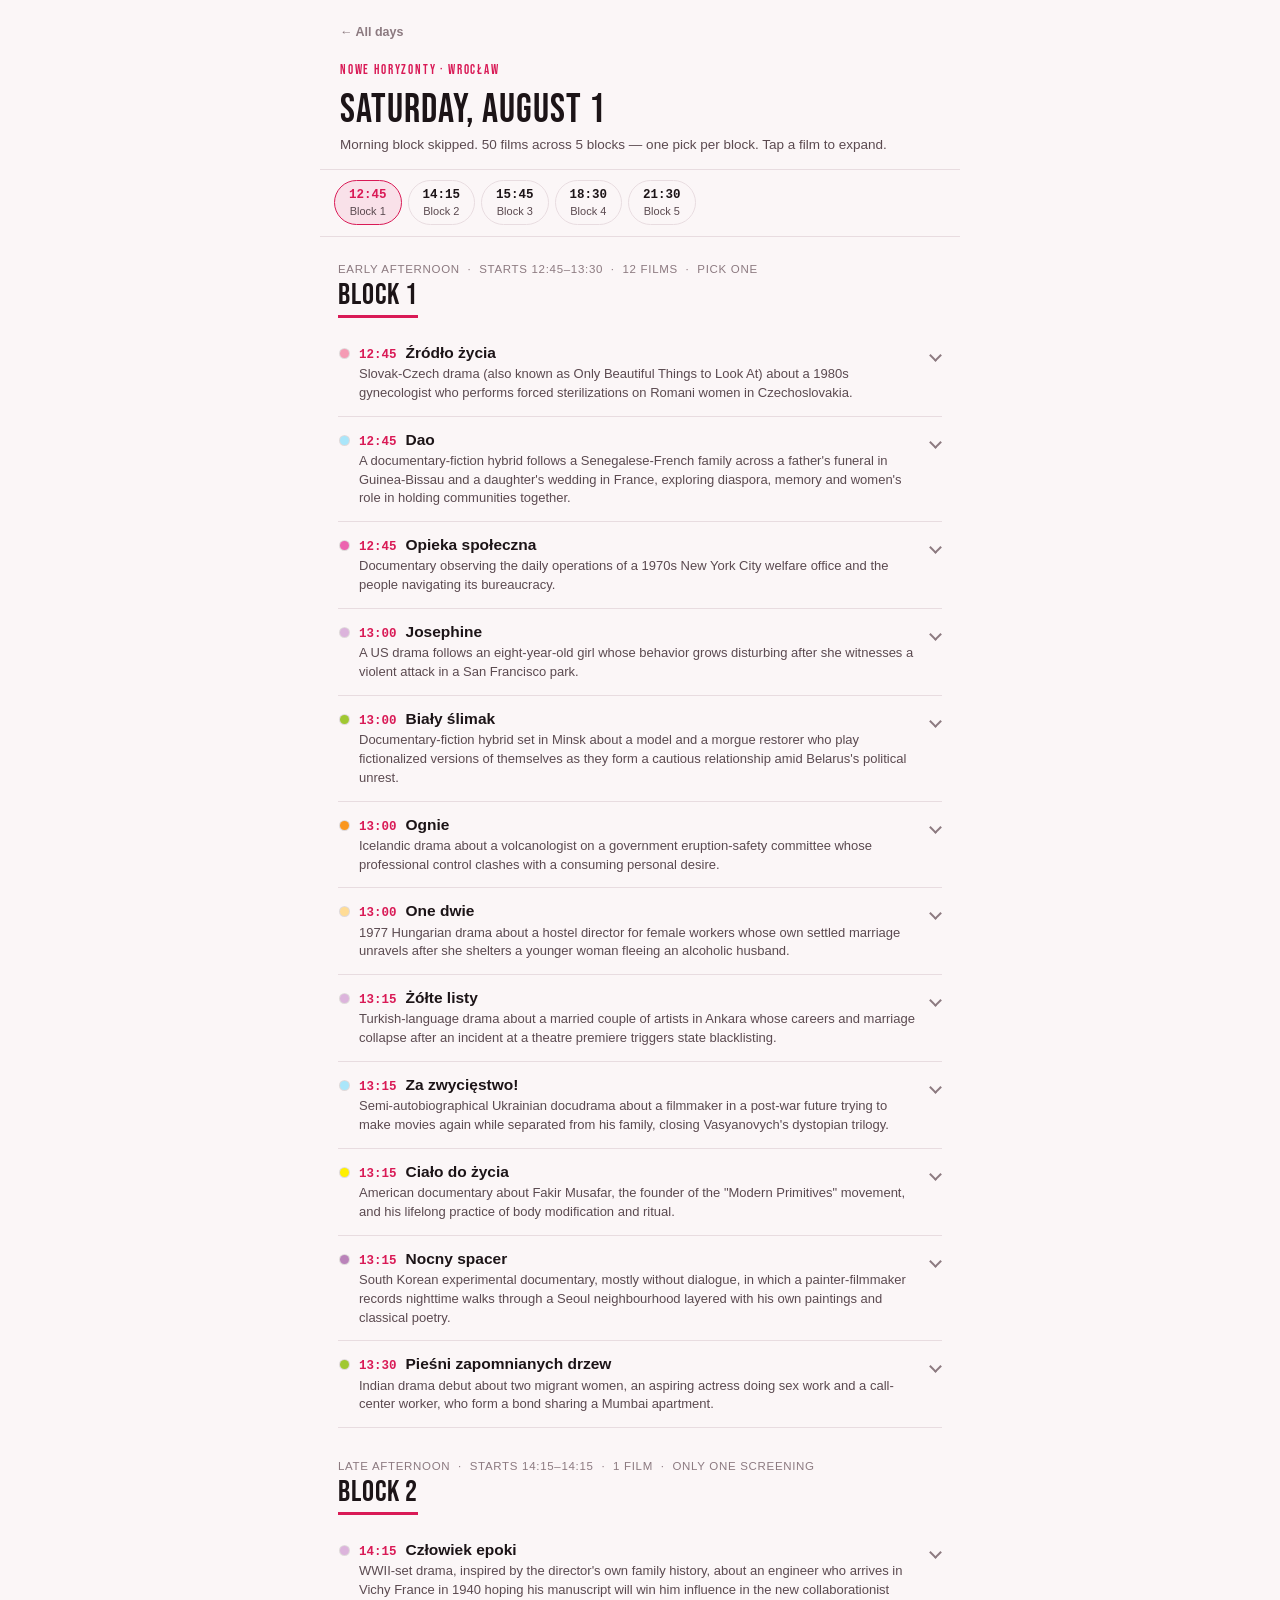
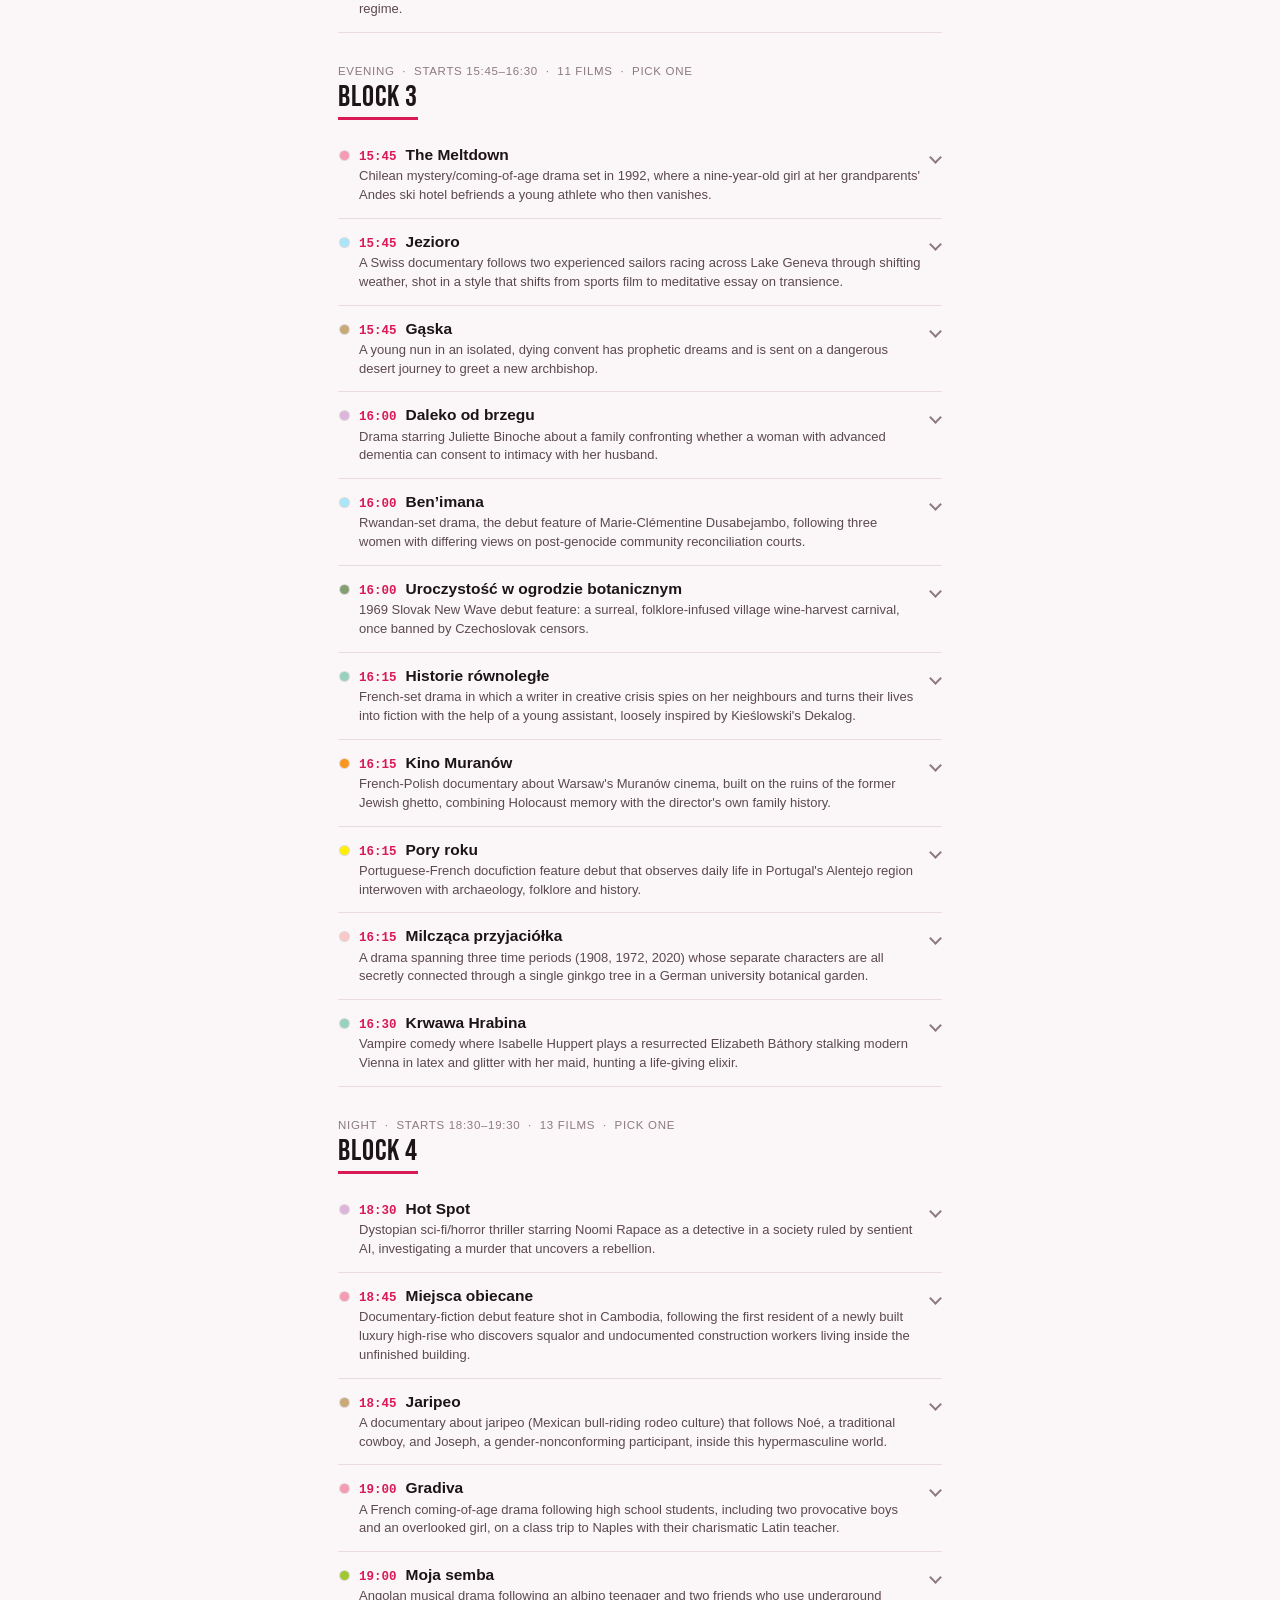
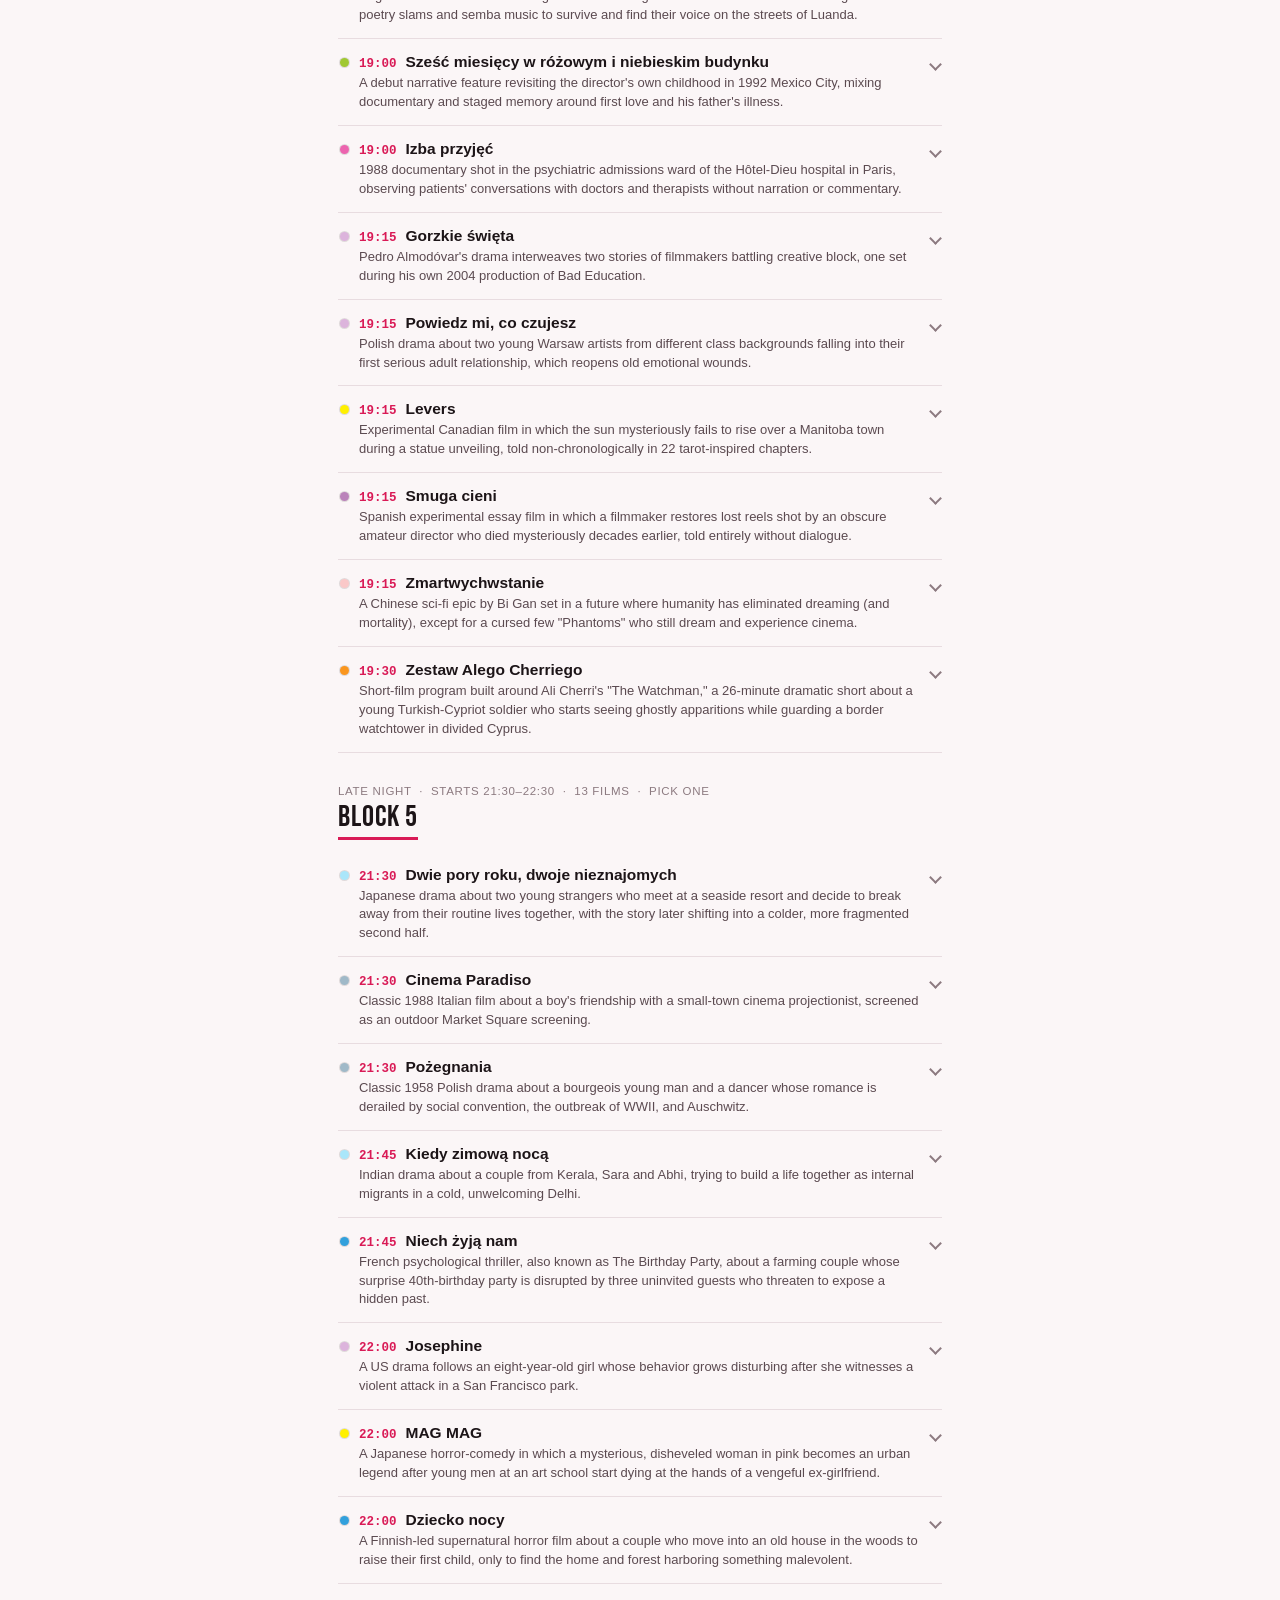
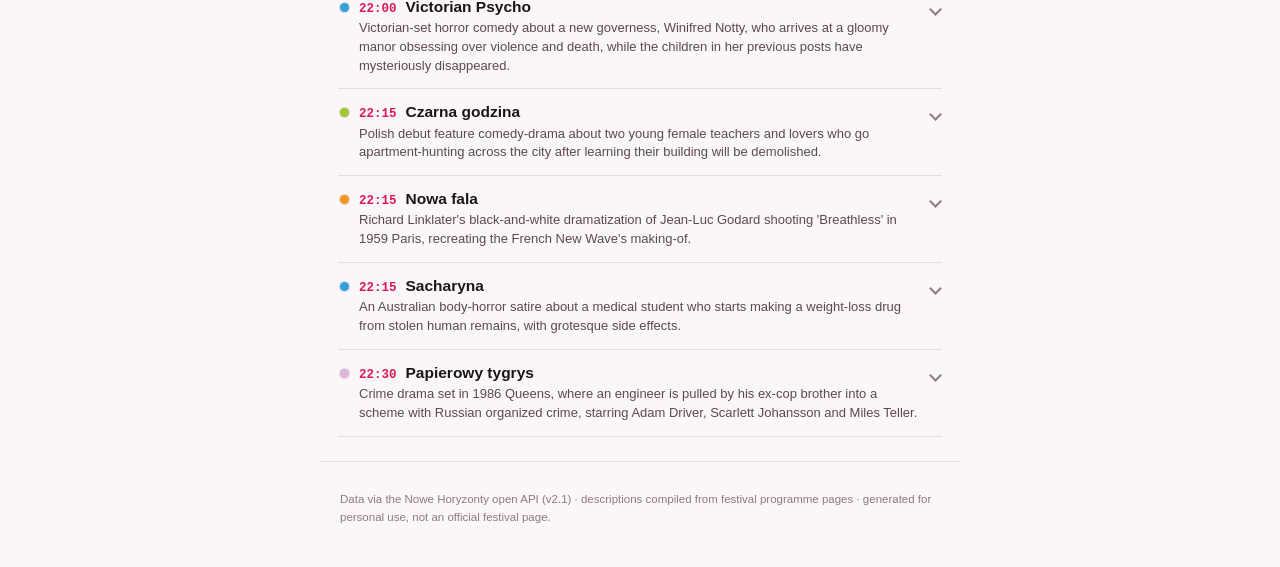
<file: 2026-08-01/index.html>
<!doctype html>
<html lang="en">
<head>
<meta charset="utf-8">
<meta name="viewport" content="width=device-width, initial-scale=1">
<title>Nowe Horyzonty — Saturday, August 1</title>
<link rel="stylesheet" href="../assets/style.css">
</head>
<body>
<div class="masthead">
  <a class="back-link" href="../index.html">← All days</a>
  <p class="eyebrow">Nowe Horyzonty · Wrocław</p>
  <h1>Saturday, August 1</h1>
  <p class="sub">Morning block skipped. 50 films across 5 blocks — one pick per block. Tap a film to expand.</p>
</div>

<nav class="navbar">
  <a href="#block-0" class="nav-chip"><span class="nav-time">12:45</span><span class="nav-label">Block 1</span></a>
<a href="#block-1" class="nav-chip"><span class="nav-time">14:15</span><span class="nav-label">Block 2</span></a>
<a href="#block-2" class="nav-chip"><span class="nav-time">15:45</span><span class="nav-label">Block 3</span></a>
<a href="#block-3" class="nav-chip"><span class="nav-time">18:30</span><span class="nav-label">Block 4</span></a>
<a href="#block-4" class="nav-chip"><span class="nav-time">21:30</span><span class="nav-label">Block 5</span></a>
</nav>


    <section class="block" id="block-0">
      <header class="block-header">
        <p class="block-eyebrow">Early Afternoon &nbsp;·&nbsp; starts 12:45–13:30 &nbsp;·&nbsp; 12 films &nbsp;·&nbsp; pick one</p>
        <h2 class="block-title">Block 1</h2>
      </header>
      <div class="film-list">
        
    <details class="film" data-block="0">
      <summary>
        <span class="dot" style="--dot:#F59BB4" aria-hidden="true"></span>
        <span class="summary-main">
          <span class="row-top">
            <time class="time">12:45</time>
            <span class="title">Źródło życia</span>
          </span>
          <span class="one-liner">Slovak-Czech drama (also known as Only Beautiful Things to Look At) about a 1980s gynecologist who performs forced sterilizations on Romani women in Czechoslovakia.</span>
        </span>
        <span class="chev" aria-hidden="true"></span>
      </summary>
      <div class="film-body">
        <img class="poster" src="https://www.nowehoryzonty.pl/pliki/wgrane/image/26nh/katalog/2026/ONLY_BEAUTIFUL_THINGS_TO_LOOK_AT/glw_Pramen_Still_01_Primary.jpeg_standa.jpg" alt="" loading="lazy">
        <div class="detail-text">
          <p class="title-en">Only Beautiful Things to Look At</p>
          <div class="meta-row">
            <span class="chip">12:45–14:13</span>
            <span class="chip">KNH 7</span>
            <span class="chip">1h 28m</span>
            <span class="chip">Słowacja, Czechy, Węgry, 2026</span>
            
          </div>
          <p class="director">Dir. Ivan Ostrochovský &nbsp;·&nbsp; <span class="section-name" style="--dot:#F59BB4">Międzynarodowy Konkurs Nowe Horyzonty</span></p>
          <p class="long-desc">Directed by Ivan Ostrochovský (Slovakia/Czech Republic/Hungary, 2026, 88 min), the film is set in late-1980s Czechoslovakia and follows gynecologist Ingrid (Aňa Geislerová), who carries out state-sanctioned sterilizations of Romani women under the guise of medical care. Her outlook shifts as she grows close to Agáta, a young nurse of partial Romani heritage who initially hides her background. The film confronts the real historical practice of coercive sterilization of Romani women in Czechoslovakia and questions Ingrid&#x27;s role within that system. It premiered at Karlovy Vary 2026 and is also known internationally as &quot;Only Beautiful Things to Look At.&quot;</p>
          
          <a class="site-link" href="https://www.nowehoryzonty.pl/program/26/zrodlo-zycia" target="_blank" rel="noopener">Festival page ↗</a>
        </div>
      </div>
    </details>

    <details class="film" data-block="0">
      <summary>
        <span class="dot" style="--dot:#AAE6FA" aria-hidden="true"></span>
        <span class="summary-main">
          <span class="row-top">
            <time class="time">12:45</time>
            <span class="title">Dao</span>
          </span>
          <span class="one-liner">A documentary-fiction hybrid follows a Senegalese-French family across a father&#x27;s funeral in Guinea-Bissau and a daughter&#x27;s wedding in France, exploring diaspora, memory and women&#x27;s role in holding communities together.</span>
        </span>
        <span class="chev" aria-hidden="true"></span>
      </summary>
      <div class="film-body">
        <img class="poster" src="https://www.nowehoryzonty.pl/pliki/wgrane/image/26nh/katalog/2026/DAO/glw_DAO_Main_still.tif_standa.jpg" alt="" loading="lazy">
        <div class="detail-text">
          
          <div class="meta-row">
            <span class="chip">12:45–15:49</span>
            <span class="chip">DCF W-wa</span>
            <span class="chip">3h 04m</span>
            <span class="chip">Francja, Senegal, Gwinea Bissau, 2026</span>
            
          </div>
          <p class="director">Dir. Alain Gomis &nbsp;·&nbsp; <span class="section-name" style="--dot:#AAE6FA">Fale</span></p>
          <p class="long-desc">Directed by Alain Gomis (France/Senegal/Guinea-Bissau), the film moves between two family events on opposite continents - a funeral and a wedding - to portray a scattered community and its migrating memory. It blurs documentary and fiction as it follows family members dealing with trauma, success, failure and the feeling of not fully belonging anywhere after leaving home. The film emphasizes the resilience of women, who despite being undervalued hold the community together and secure its future. It premiered in competition at the 2026 Berlinale. Runtime 184 minutes, in French, Wolof, Manjak and Guinea-Bissau Creole.</p>
          
          <a class="site-link" href="https://www.nowehoryzonty.pl/program/26/dao" target="_blank" rel="noopener">Festival page ↗</a>
        </div>
      </div>
    </details>

    <details class="film" data-block="0">
      <summary>
        <span class="dot" style="--dot:#EC64AF" aria-hidden="true"></span>
        <span class="summary-main">
          <span class="row-top">
            <time class="time">12:45</time>
            <span class="title">Opieka społeczna</span>
          </span>
          <span class="one-liner">Documentary observing the daily operations of a 1970s New York City welfare office and the people navigating its bureaucracy.</span>
        </span>
        <span class="chev" aria-hidden="true"></span>
      </summary>
      <div class="film-body">
        <img class="poster" src="https://www.nowehoryzonty.pl/pliki/wgrane/image/26nh/katalog/2026/WELFARE/glw_Welfare_01.jpg_standa.jpg" alt="" loading="lazy">
        <div class="detail-text">
          <p class="title-en">Welfare</p>
          <div class="meta-row">
            <span class="chip">12:45–15:32</span>
            <span class="chip">KNH 5</span>
            <span class="chip">2h 47m</span>
            <span class="chip">USA, 1975</span>
            
          </div>
          <p class="director">Dir. Frederick Wiseman &nbsp;·&nbsp; <span class="section-name" style="--dot:#EC64AF">Instytucje / Struktury / Wspólnoty</span></p>
          <p class="long-desc">A 1975 fly-on-the-wall documentary by Frederick Wiseman set inside a New York City welfare office. It follows caseworkers and the citizens seeking help with housing, unemployment, illness, and family crises as they get tangled in bureaucratic procedure. Shot in black and white with no narration or added drama, the film simply observes interviews and waiting-room encounters as they happen. It won the Cinema Eye Honors Award in 2016 for its enduring relevance.</p>
          
          <a class="site-link" href="https://www.nowehoryzonty.pl/program/26/opieka-spoleczna" target="_blank" rel="noopener">Festival page ↗</a>
        </div>
      </div>
    </details>

    <details class="film" data-block="0">
      <summary>
        <span class="dot" style="--dot:#DCB4DC" aria-hidden="true"></span>
        <span class="summary-main">
          <span class="row-top">
            <time class="time">13:00</time>
            <span class="title">Josephine</span>
          </span>
          <span class="one-liner">A US drama follows an eight-year-old girl whose behavior grows disturbing after she witnesses a violent attack in a San Francisco park.</span>
        </span>
        <span class="chev" aria-hidden="true"></span>
      </summary>
      <div class="film-body">
        <img class="poster" src="https://www.nowehoryzonty.pl/pliki/wgrane/image/26nh/katalog/2026/JOSEPHINE/glw_Josephine_1.jpg_standa.jpg" alt="" loading="lazy">
        <div class="detail-text">
          
          <div class="meta-row">
            <span class="chip">13:00–14:59</span>
            <span class="chip">KNH 8</span>
            <span class="chip">1h 59m</span>
            <span class="chip">USA, 2026</span>
            
          </div>
          <p class="director">Dir. Beth de Araújo &nbsp;·&nbsp; <span class="section-name" style="--dot:#DCB4DC">Pokazy Galowe</span></p>
          <p class="long-desc">Directed by Beth de Araújo, the film follows Josephine, who witnesses a violent assault on a jogger while playing with her father in Golden Gate Park; the attacker is caught, but the trauma changes her. Her parents seek help from psychologists and try to keep her routine stable, but her reactions to the trauma escalate and she seems to mature too fast, straining the family. The film is inspired by traumatic events from the director&#x27;s own childhood and is her second feature after Soft &amp; Quiet (2022). It won the Grand Jury Prize and Audience Award in the Sundance 2026 American Narrative Competition. Cast includes Channing Tatum and Gemma Chan; runtime 119 minutes.</p>
          
          <a class="site-link" href="https://www.nowehoryzonty.pl/program/26/josephine" target="_blank" rel="noopener">Festival page ↗</a>
        </div>
      </div>
    </details>

    <details class="film" data-block="0">
      <summary>
        <span class="dot" style="--dot:#A0C832" aria-hidden="true"></span>
        <span class="summary-main">
          <span class="row-top">
            <time class="time">13:00</time>
            <span class="title">Biały ślimak</span>
          </span>
          <span class="one-liner">Documentary-fiction hybrid set in Minsk about a model and a morgue restorer who play fictionalized versions of themselves as they form a cautious relationship amid Belarus&#x27;s political unrest.</span>
        </span>
        <span class="chev" aria-hidden="true"></span>
      </summary>
      <div class="film-body">
        <img class="poster" src="https://www.nowehoryzonty.pl/pliki/wgrane/image/26nh/katalog/2026/BIALYSLIMAK/glw_WS_still_01-1024x427.jpg_standa.jpg" alt="" loading="lazy">
        <div class="detail-text">
          <p class="title-en">White Snail</p>
          <div class="meta-row">
            <span class="chip">13:00–14:55</span>
            <span class="chip">DCF Lwów</span>
            <span class="chip">1h 55m</span>
            <span class="chip">Austria, Niemcy, 2025</span>
            
          </div>
          <p class="director">Dir. Elsa Kremser, Levin Peter &nbsp;·&nbsp; <span class="section-name" style="--dot:#A0C832">Odkrycia</span></p>
          <p class="long-desc">Masza, training at modeling school for an international career while hiding inner sadness, and Mikhail, who does restorative cosmetic work in a morgue and paints dark imagery in private, are real people playing themselves in this staged-documentary experiment. Their tentative connection develops through summer walks in Minsk as Belarus&#x27;s political tensions rise in the background; only their meeting was arranged for the camera, marking both subjects&#x27; film debut. Winner of the Special Jury Prize and Best Performance at Locarno 2025, Best Film at Sarajevo 2025, and other awards. Content warnings noted by the festival.</p>
          
          <a class="site-link" href="https://www.nowehoryzonty.pl/program/26/bialy-slimak" target="_blank" rel="noopener">Festival page ↗</a>
        </div>
      </div>
    </details>

    <details class="film" data-block="0">
      <summary>
        <span class="dot" style="--dot:#FA961E" aria-hidden="true"></span>
        <span class="summary-main">
          <span class="row-top">
            <time class="time">13:00</time>
            <span class="title">Ognie</span>
          </span>
          <span class="one-liner">Icelandic drama about a volcanologist on a government eruption-safety committee whose professional control clashes with a consuming personal desire.</span>
        </span>
        <span class="chev" aria-hidden="true"></span>
      </summary>
      <div class="film-body">
        <img class="poster" src="https://www.nowehoryzonty.pl/pliki/wgrane/image/26nh/katalog/2026/THE_FIRES/glw_The_Fires_Nov_24_credit_Juliette_Rowland.png_standa.jpg" alt="" loading="lazy">
        <div class="detail-text">
          <p class="title-en">The Fires</p>
          <div class="meta-row">
            <span class="chip">13:00–14:46</span>
            <span class="chip">DCF Lalka</span>
            <span class="chip">1h 46m</span>
            <span class="chip">Islandia, 2025</span>
            
          </div>
          <p class="director">Dir. Ugla Hauksdóttir &nbsp;·&nbsp; <span class="section-name" style="--dot:#FA961E">Smart 7</span></p>
          <p class="long-desc">Anna is a volcanologist serving on a committee that manages Iceland&#x27;s constant volcanic hazards — eruptions, earthquakes, lava flows, and ash. Having inherited from her scientist father a deep sensitivity to the island&#x27;s harsh nature, she is skilled at containing external threats. The film interweaves this professional world with her private struggle against an overwhelming desire she can&#x27;t control, using Iceland&#x27;s raw volcanic landscape as a mirror for the tension between restraint and eruption. Directed by Ugla Hauksdóttir (Iceland, 2025).</p>
          
          <a class="site-link" href="https://www.nowehoryzonty.pl/program/26/ognie" target="_blank" rel="noopener">Festival page ↗</a>
        </div>
      </div>
    </details>

    <details class="film" data-block="0">
      <summary>
        <span class="dot" style="--dot:#FFDC96" aria-hidden="true"></span>
        <span class="summary-main">
          <span class="row-top">
            <time class="time">13:00</time>
            <span class="title">One dwie</span>
          </span>
          <span class="one-liner">1977 Hungarian drama about a hostel director for female workers whose own settled marriage unravels after she shelters a younger woman fleeing an alcoholic husband.</span>
        </span>
        <span class="chev" aria-hidden="true"></span>
      </summary>
      <div class="film-body">
        <img class="poster" src="https://www.nowehoryzonty.pl/pliki/wgrane/image/26nh/katalog/2026/ONEDWIE/glw_MESTWO_ok_ketten_the_two_of_them_03_c_gyula_szovari.jpg_standa.jpg" alt="" loading="lazy">
        <div class="detail-text">
          <p class="title-en">The Two of Them</p>
          <div class="meta-row">
            <span class="chip">13:00–14:37</span>
            <span class="chip">KNH 2</span>
            <span class="chip">1h 37m</span>
            <span class="chip">Węgry, 1977</span>
            
          </div>
          <p class="director">Dir. Márta Mészáros &nbsp;·&nbsp; <span class="section-name" style="--dot:#FFDC96">Retrospektywa: Márta Mészáros</span></p>
          <p class="long-desc">Directed by Marta Meszaros, the film follows Mari (Marina Vlady), who after twenty years of a seemingly happy marriage is appointed director of a hostel for women workers. She takes in Juli (Lili Monori), a younger, rebellious woman escaping a marriage to an alcoholic husband. As their friendship develops across class and generational lines, Mari comes to recognize her own marriage as a conventional facade that suppressed her individuality. Meszaros described the film as a semi-documentary study of friendship between two compromised women.</p>
          
          <a class="site-link" href="https://www.nowehoryzonty.pl/program/26/one-dwie" target="_blank" rel="noopener">Festival page ↗</a>
        </div>
      </div>
    </details>

    <details class="film" data-block="0">
      <summary>
        <span class="dot" style="--dot:#DCB4DC" aria-hidden="true"></span>
        <span class="summary-main">
          <span class="row-top">
            <time class="time">13:15</time>
            <span class="title">Żółte listy</span>
          </span>
          <span class="one-liner">Turkish-language drama about a married couple of artists in Ankara whose careers and marriage collapse after an incident at a theatre premiere triggers state blacklisting.</span>
        </span>
        <span class="chev" aria-hidden="true"></span>
      </summary>
      <div class="film-body">
        <img class="poster" src="https://www.nowehoryzonty.pl/pliki/wgrane/image/26nh/katalog/2026/GELBE_BRIEFE/glw_GELBE_BRIEFE_1_EllaKnorz_ifProductions_Alamode_Film.jpg_standa.jpg" alt="" loading="lazy">
        <div class="detail-text">
          <p class="title-en">Yellow Letters</p>
          <div class="meta-row">
            <span class="chip">13:15–15:23</span>
            <span class="chip">KNH 9</span>
            <span class="chip">2h 08m</span>
            <span class="chip">Niemcy, Francja, Turcja, 2026</span>
            
          </div>
          <p class="director">Dir. İlker Çatak &nbsp;·&nbsp; <span class="section-name" style="--dot:#DCB4DC">Pokazy Galowe</span></p>
          <p class="long-desc">Actress Derya and dramaturgy professor Aziz are respected artists in Ankara until an incident at a play&#x27;s premiere provokes state reprisals, costing them their jobs, income and home and forcing a move to Istanbul. As they slide into poverty, Aziz holds onto his principles while Derya turns pragmatic, straining their marriage. Directed by İlker Çatak (The Teachers&#x27; Lounge), the film draws on real Turkish practices of blacklisting government critics. It won the Golden Bear for Best Film at Berlinale 2026. Runtime 128 minutes.</p>
          
          <a class="site-link" href="https://www.nowehoryzonty.pl/program/26/zolte-listy" target="_blank" rel="noopener">Festival page ↗</a>
        </div>
      </div>
    </details>

    <details class="film" data-block="0">
      <summary>
        <span class="dot" style="--dot:#AAE6FA" aria-hidden="true"></span>
        <span class="summary-main">
          <span class="row-top">
            <time class="time">13:15</time>
            <span class="title">Za zwycięstwo!</span>
          </span>
          <span class="one-liner">Semi-autobiographical Ukrainian docudrama about a filmmaker in a post-war future trying to make movies again while separated from his family, closing Vasyanovych&#x27;s dystopian trilogy.</span>
        </span>
        <span class="chev" aria-hidden="true"></span>
      </summary>
      <div class="film-body">
        <img class="poster" src="https://www.nowehoryzonty.pl/pliki/wgrane/image/26nh/katalog/2026/ZA_PEREMOHU/glw_To_the_Victory_0_MASTER__20_105min_01_19_16_21.jpg_standa.jpg" alt="" loading="lazy">
        <div class="detail-text">
          <p class="title-en">To The Victory!</p>
          <div class="meta-row">
            <span class="chip">13:15–15:00</span>
            <span class="chip">KNH 6</span>
            <span class="chip">1h 45m</span>
            <span class="chip">Ukraina, Litwa, 2025</span>
            
          </div>
          <p class="director">Dir. Valentyn Vasyanovych &nbsp;·&nbsp; <span class="section-name" style="--dot:#AAE6FA">Fale</span></p>
          <p class="long-desc">In a post-war future Ukraine, film director Roman (played by the director himself) lives in Kyiv with his teenage son while his wife and young daughter remain in Vienna, and tries to resume filmmaking despite creative and personal crisis. Written, directed, co-shot, edited and starred in by Valentyn Vasyanovych, who also produced; this is the third and final film in his &#x27;dystopian trilogy&#x27; following Atlantis (2019) and Reflection (2021). Won the Platform Prize at TIFF 2025. Screens in the festival&#x27;s Fale (Waves) section.</p>
          
          <a class="site-link" href="https://www.nowehoryzonty.pl/program/26/za-zwyciestwo" target="_blank" rel="noopener">Festival page ↗</a>
        </div>
      </div>
    </details>

    <details class="film" data-block="0">
      <summary>
        <span class="dot" style="--dot:#FFF000" aria-hidden="true"></span>
        <span class="summary-main">
          <span class="row-top">
            <time class="time">13:15</time>
            <span class="title">Ciało do życia</span>
          </span>
          <span class="one-liner">American documentary about Fakir Musafar, the founder of the &quot;Modern Primitives&quot; movement, and his lifelong practice of body modification and ritual.</span>
        </span>
        <span class="chev" aria-hidden="true"></span>
      </summary>
      <div class="film-body">
        <img class="poster" src="https://www.nowehoryzonty.pl/pliki/wgrane/image/26nh/katalog/2026/A_BODY_TO_LIVE_IN/glw_ABTLI_Still_GrinSuspension4.jpg_standa.jpg" alt="" loading="lazy">
        <div class="detail-text">
          <p class="title-en">A Body to Live In</p>
          <div class="meta-row">
            <span class="chip">13:15–14:53</span>
            <span class="chip">KNH 3</span>
            <span class="chip">1h 38m</span>
            <span class="chip">USA, 2025</span>
            
          </div>
          <p class="director">Dir. Angelo Madsen &nbsp;·&nbsp; <span class="section-name" style="--dot:#FFF000">Front Wizualny</span></p>
          <p class="long-desc">Original title &quot;A Body to Live In,&quot; directed by Angelo Madsen, this documentary profiles Fakir Musafar (1930-2018), a performance artist who coined the term &quot;Modern Primitives&quot; and popularized piercing, suspension, and other body modification practices within American counterculture and the BDSM community. Using archival footage and interviews, it traces how pain and ritual became tools of identity, survival, and expression, including during the AIDS crisis era. The film won the Founder&#x27;s Spirit award at Ann Arbor Film Festival 2025 and the Grand Jury Prize for Best Feature Documentary at Oak Cliff Film Festival 2025. Content note: contains strobing lights and depictions of body modification and BDSM practices.</p>
          
          <a class="site-link" href="https://www.nowehoryzonty.pl/program/26/cialo-do-zycia" target="_blank" rel="noopener">Festival page ↗</a>
        </div>
      </div>
    </details>

    <details class="film" data-block="0">
      <summary>
        <span class="dot" style="--dot:#BA83BA" aria-hidden="true"></span>
        <span class="summary-main">
          <span class="row-top">
            <time class="time">13:15</time>
            <span class="title">Nocny spacer</span>
          </span>
          <span class="one-liner">South Korean experimental documentary, mostly without dialogue, in which a painter-filmmaker records nighttime walks through a Seoul neighbourhood layered with his own paintings and classical poetry.</span>
        </span>
        <span class="chev" aria-hidden="true"></span>
      </summary>
      <div class="film-body">
        <img class="poster" src="https://www.nowehoryzonty.pl/pliki/wgrane/image/26nh/katalog/2026/NOCNYSPACER/glw_nightwalk01.png_standa.jpg" alt="" loading="lazy">
        <div class="detail-text">
          <p class="title-en">Night Walk</p>
          <div class="meta-row">
            <span class="chip">13:15–14:42</span>
            <span class="chip">DCF Polonia</span>
            <span class="chip">1h 27m</span>
            <span class="chip">Korea Południowa, 2023</span>
            
          </div>
          <p class="director">Dir. Sohn Koo-Yong &nbsp;·&nbsp; <span class="section-name" style="--dot:#BA83BA">Lost Lost Lost</span></p>
          <p class="long-desc">Documentary/experimental short by Sohn Koo-Yong, a painter and meditation guide, who films nocturnal walks through Seoul&#x27;s Segeomjeong district and overlays the footage with his own paintings and poetry by Joseon-dynasty scholars. The 65-minute film is largely without dialogue or music, using long pauses between shots to create a contemplative, meditative rhythm rather than a conventional narrative. It won the Best Documentary award at the 2023 Jeonju International Film Festival.</p>
          <p class="short-note">+ preceded by short: <em>Studium struktury / Dialogi, nazwiska</em> (21m)</p>
          <a class="site-link" href="https://www.nowehoryzonty.pl/program/26/nocny-spacer" target="_blank" rel="noopener">Festival page ↗</a>
        </div>
      </div>
    </details>

    <details class="film" data-block="0">
      <summary>
        <span class="dot" style="--dot:#A0C832" aria-hidden="true"></span>
        <span class="summary-main">
          <span class="row-top">
            <time class="time">13:30</time>
            <span class="title">Pieśni zapomnianych drzew</span>
          </span>
          <span class="one-liner">Indian drama debut about two migrant women, an aspiring actress doing sex work and a call-center worker, who form a bond sharing a Mumbai apartment.</span>
        </span>
        <span class="chev" aria-hidden="true"></span>
      </summary>
      <div class="film-body">
        <img class="poster" src="https://www.nowehoryzonty.pl/pliki/wgrane/image/26nh/katalog/2026/SONGS_OF_FORGOTTEN_TREES/glw_2.tif_standa.jpg" alt="" loading="lazy">
        <div class="detail-text">
          <p class="title-en">Songs of Forgotten Trees</p>
          <div class="meta-row">
            <span class="chip">13:30–14:48</span>
            <span class="chip">KNH 4</span>
            <span class="chip">1h 18m</span>
            <span class="chip">Indie, 2025</span>
            
          </div>
          <p class="director">Dir. Anuparna Roy &nbsp;·&nbsp; <span class="section-name" style="--dot:#A0C832">Odkrycia</span></p>
          <p class="long-desc">Directorial debut of Anuparna Roy, following two young precarious women who leave their villages for Mumbai: an aspiring actress who also does sex work, and her call-center colleague/flatmate. Their friendship becomes a source of resistance and survival amid patriarchal and economic pressures in the city. The film premiered in the Orizzonti section of the 2025 Venice Film Festival, where Roy became the first Indian filmmaker to win the section&#x27;s Best Director award. Screening in the Discoveries (Odkrycia) section, dedicated to first and second features.</p>
          
          <a class="site-link" href="https://www.nowehoryzonty.pl/program/26/piesni-zapomnianych-drzew" target="_blank" rel="noopener">Festival page ↗</a>
        </div>
      </div>
    </details>
      </div>
    </section>

    <section class="block" id="block-1">
      <header class="block-header">
        <p class="block-eyebrow">Late Afternoon &nbsp;·&nbsp; starts 14:15–14:15 &nbsp;·&nbsp; 1 film &nbsp;·&nbsp; only one screening</p>
        <h2 class="block-title">Block 2</h2>
      </header>
      <div class="film-list">
        
    <details class="film" data-block="1">
      <summary>
        <span class="dot" style="--dot:#DCB4DC" aria-hidden="true"></span>
        <span class="summary-main">
          <span class="row-top">
            <time class="time">14:15</time>
            <span class="title">Człowiek epoki</span>
          </span>
          <span class="one-liner">WWII-set drama, inspired by the director&#x27;s own family history, about an engineer who arrives in Vichy France in 1940 hoping his manuscript will win him influence in the new collaborationist regime.</span>
        </span>
        <span class="chev" aria-hidden="true"></span>
      </summary>
      <div class="film-body">
        <img class="poster" src="https://www.nowehoryzonty.pl/pliki/wgrane/image/26nh/katalog/2026/NOTRE_SALUT/glw_Notre_Salut_Still_1_Kidam__Michigan_films_2.jpg_standa.jpg" alt="" loading="lazy">
        <div class="detail-text">
          <p class="title-en">A Man of His Time</p>
          <div class="meta-row">
            <span class="chip">14:15–16:50</span>
            <span class="chip">KNH 1</span>
            <span class="chip">2h 35m</span>
            <span class="chip">Francja, Belgia, 2026</span>
            
          </div>
          <p class="director">Dir. Emmanuel Marre &nbsp;·&nbsp; <span class="section-name" style="--dot:#DCB4DC">Pokazy Galowe</span></p>
          <p class="long-desc">Written and directed by Emmanuel Marre (France/Belgium, 2026, 155 min), the film is based on the life of the director&#x27;s own great-grandfather, Henri, a 49-year-old engineer who travels to Vichy just as the authoritarian, collaborationist government is taking shape. Convinced of his own patriotism and efficiency, Henri believes his manuscript, &#x27;Notre salut&#x27; (&#x27;Our Salvation&#x27;), will secure him a role in the new order and help &#x27;save&#x27; France. Shot in a stripped-down, observational style and starring Swann Arlaud as Henri, the film traces the small compromises and self-justifications that lead an ordinary man toward collaboration. It won Marre the Best Screenplay award in the main competition at the 2026 Cannes Film Festival.</p>
          
          <a class="site-link" href="https://www.nowehoryzonty.pl/program/26/czlowiek-epoki" target="_blank" rel="noopener">Festival page ↗</a>
        </div>
      </div>
    </details>
      </div>
    </section>

    <section class="block" id="block-2">
      <header class="block-header">
        <p class="block-eyebrow">Evening &nbsp;·&nbsp; starts 15:45–16:30 &nbsp;·&nbsp; 11 films &nbsp;·&nbsp; pick one</p>
        <h2 class="block-title">Block 3</h2>
      </header>
      <div class="film-list">
        
    <details class="film" data-block="2">
      <summary>
        <span class="dot" style="--dot:#F59BB4" aria-hidden="true"></span>
        <span class="summary-main">
          <span class="row-top">
            <time class="time">15:45</time>
            <span class="title">The Meltdown</span>
          </span>
          <span class="one-liner">Chilean mystery/coming-of-age drama set in 1992, where a nine-year-old girl at her grandparents&#x27; Andes ski hotel befriends a young athlete who then vanishes.</span>
        </span>
        <span class="chev" aria-hidden="true"></span>
      </summary>
      <div class="film-body">
        <img class="poster" src="https://www.nowehoryzonty.pl/pliki/wgrane/image/26nh/katalog/2026/EL_DESHIELO/glw_THE_MELTDOWN.png_standa.jpg" alt="" loading="lazy">
        <div class="detail-text">
          
          <div class="meta-row">
            <span class="chip">15:45–17:33</span>
            <span class="chip">KNH 7</span>
            <span class="chip">1h 48m</span>
            <span class="chip">Chile, USA, Hiszpania, Meksyk, 2026</span>
            
          </div>
          <p class="director">Dir. Manuela Martelli &nbsp;·&nbsp; <span class="section-name" style="--dot:#F59BB4">Międzynarodowy Konkurs Nowe Horyzonty</span></p>
          <p class="long-desc">Chile, 1992: nine-year-old Inés spends her holidays at her grandparents&#x27; hotel near a ski resort in the Andes, where she befriends Hanna, a German skier training with the Olympic team under a demanding coach. When Hanna mysteriously disappears, Inés&#x27;s fascination turns into unease as the search uncovers secrets hidden within the hotel and within a country still grappling with its dictatorial past. Directed by Manuela Martelli (Chile &#x27;76), pairing a child&#x27;s-eye mystery with a meditation on Chile&#x27;s suppressed historical memory. Slow-paced, understated tone; screening in the festival&#x27;s International Competition.</p>
          
          <a class="site-link" href="https://www.nowehoryzonty.pl/program/26/the-meltdown" target="_blank" rel="noopener">Festival page ↗</a>
        </div>
      </div>
    </details>

    <details class="film" data-block="2">
      <summary>
        <span class="dot" style="--dot:#AAE6FA" aria-hidden="true"></span>
        <span class="summary-main">
          <span class="row-top">
            <time class="time">15:45</time>
            <span class="title">Jezioro</span>
          </span>
          <span class="one-liner">A Swiss documentary follows two experienced sailors racing across Lake Geneva through shifting weather, shot in a style that shifts from sports film to meditative essay on transience.</span>
        </span>
        <span class="chev" aria-hidden="true"></span>
      </summary>
      <div class="film-body">
        <img class="poster" src="https://www.nowehoryzonty.pl/pliki/wgrane/image/26nh/katalog/2026/JEZIORO/glw_lelac1.jpg_standa.jpg" alt="" loading="lazy">
        <div class="detail-text">
          <p class="title-en">The Lake</p>
          <div class="meta-row">
            <span class="chip">15:45–17:06</span>
            <span class="chip">KNH 4</span>
            <span class="chip">1h 21m</span>
            <span class="chip">Szwajcaria, 2025</span>
            <span class="chip chip-qa">Q&amp;A after</span>
          </div>
          <p class="director">Dir. Fabrice Aragno &nbsp;·&nbsp; <span class="section-name" style="--dot:#AAE6FA">Fale</span></p>
          <p class="long-desc">Directed by Fabrice Aragno in his feature debut, the film follows two sailors competing in a regatta across Lake Geneva, capturing sunny stretches, storms, morning mist and evening light over coastal towns. What begins as a dynamic sports documentary shifts into a contemplative study of the two sailors&#x27; relationship, their bond with water, the ever-changing landscape reflected on the lake, and the passage of time. Aragno previously worked as cinematographer for Jean-Luc Godard on films including Film Socialisme and Goodbye to Language. The film won the Ecumenical Jury Special Mention and Young Jury Award at Locarno 2025. Runtime 81 minutes, in French and German.</p>
          
          <a class="site-link" href="https://www.nowehoryzonty.pl/program/26/jezioro" target="_blank" rel="noopener">Festival page ↗</a>
        </div>
      </div>
    </details>

    <details class="film" data-block="2">
      <summary>
        <span class="dot" style="--dot:#C8AA78" aria-hidden="true"></span>
        <span class="summary-main">
          <span class="row-top">
            <time class="time">15:45</time>
            <span class="title">Gąska</span>
          </span>
          <span class="one-liner">A young nun in an isolated, dying convent has prophetic dreams and is sent on a dangerous desert journey to greet a new archbishop.</span>
        </span>
        <span class="chev" aria-hidden="true"></span>
      </summary>
      <div class="film-body">
        <img class="poster" src="https://www.nowehoryzonty.pl/pliki/wgrane/image/26nh/katalog/2026/OCA/glw_OCA_Still1-Rafaela.jpg_standa.jpg" alt="" loading="lazy">
        <div class="detail-text">
          <p class="title-en">Oca</p>
          <div class="meta-row">
            <span class="chip">15:45–17:34</span>
            <span class="chip">DCF Lwów</span>
            <span class="chip">1h 49m</span>
            <span class="chip">Meksyk, Argentyna, 2025</span>
            
          </div>
          <p class="director">Dir. Karla Badillo &nbsp;·&nbsp; <span class="section-name" style="--dot:#C8AA78">Tropikalny Gotyk</span></p>
          <p class="long-desc">Rafaela, a nun at a struggling, isolated convent, experiences disturbing visions that may be prophecies. When the community must send someone across the desert to welcome a newly appointed archbishop, she is chosen for the journey. Along the way she encounters other pilgrims, each one reflecting back a piece of the world she is trying to escape. Directed by Karla Badillo (Mexico/Argentina, 2025), the film draws on Buñuel-style irony and dry humor, and its structure and title reference the Spanish board game Juego de la Oca (Game of Geese).</p>
          
          <a class="site-link" href="https://www.nowehoryzonty.pl/program/26/gaska" target="_blank" rel="noopener">Festival page ↗</a>
        </div>
      </div>
    </details>

    <details class="film" data-block="2">
      <summary>
        <span class="dot" style="--dot:#DCB4DC" aria-hidden="true"></span>
        <span class="summary-main">
          <span class="row-top">
            <time class="time">16:00</time>
            <span class="title">Daleko od brzegu</span>
          </span>
          <span class="one-liner">Drama starring Juliette Binoche about a family confronting whether a woman with advanced dementia can consent to intimacy with her husband.</span>
        </span>
        <span class="chev" aria-hidden="true"></span>
      </summary>
      <div class="film-body">
        <img class="poster" src="https://www.nowehoryzonty.pl/pliki/wgrane/image/26nh/katalog/2026/QUEEN_AT_SEA/glw_images.jpeg_standa.jpg" alt="" loading="lazy">
        <div class="detail-text">
          <p class="title-en">Queen at Sea</p>
          <div class="meta-row">
            <span class="chip">16:00–18:01</span>
            <span class="chip">KNH 8</span>
            <span class="chip">2h 01m</span>
            <span class="chip">Wielka Brytania, USA, 2026</span>
            
          </div>
          <p class="director">Dir. Lance Hammer &nbsp;·&nbsp; <span class="section-name" style="--dot:#DCB4DC">Pokazy Galowe</span></p>
          <p class="long-desc">When Amanda visits her mother Leslie, who has advanced dementia, and witnesses an intimate moment between Leslie and her husband Martin, she questions whether her mother can meaningfully consent, and reports it, triggering intervention and a possible separation. A parallel storyline follows Amanda&#x27;s teenage daughter experiencing first love. Written and directed by Lance Hammer (Ballast), his second feature; stars Juliette Binoche and Tom Courtenay. Premiered at Berlinale 2026, winning the Silver Bear Jury Prize. Screens in the festival&#x27;s Gala Presentations.</p>
          
          <a class="site-link" href="https://www.nowehoryzonty.pl/program/26/daleko-od-brzegu" target="_blank" rel="noopener">Festival page ↗</a>
        </div>
      </div>
    </details>

    <details class="film" data-block="2">
      <summary>
        <span class="dot" style="--dot:#AAE6FA" aria-hidden="true"></span>
        <span class="summary-main">
          <span class="row-top">
            <time class="time">16:00</time>
            <span class="title">Ben’imana</span>
          </span>
          <span class="one-liner">Rwandan-set drama, the debut feature of Marie-Clémentine Dusabejambo, following three women with differing views on post-genocide community reconciliation courts.</span>
        </span>
        <span class="chev" aria-hidden="true"></span>
      </summary>
      <div class="film-body">
        <img class="poster" src="https://www.nowehoryzonty.pl/pliki/wgrane/image/26nh/katalog/2026/BENIMANA/glw_BENIMANA-Photo-2-Mostafa-El-Kashef-1920x804.jpg_standa.jpg" alt="" loading="lazy">
        <div class="detail-text">
          
          <div class="meta-row">
            <span class="chip">16:00–17:41</span>
            <span class="chip">DCF Lalka</span>
            <span class="chip">1h 41m</span>
            <span class="chip">Gabon, Norwegia, Rwanda, Francja, Wybrzeże Kości Słoniowej, 2026</span>
            
          </div>
          <p class="director">Dir. Marie-Clémentine Dusabejambo &nbsp;·&nbsp; <span class="section-name" style="--dot:#AAE6FA">Fale</span></p>
          <p class="long-desc">Directed by Marie-Clémentine Dusabejambo (Rwanda/Gabon/Norway/France/Ivory Coast, 2026, 101 min), the film is set in Rwanda in 2012 and follows Vénéranda, a survivor of the 1994 genocide against the Tutsi who supports the community-led gacaca reconciliation trials of perpetrators, alongside Suzanne, who seeks revenge rather than reconciliation, and Tina, a younger woman resisting being defined by the trauma of a history she didn&#x27;t live through. Told across multiple women&#x27;s voices and generations, it is a self-taught, first-time director&#x27;s debut feature. It premiered in Un Certain Regard at Cannes 2026 and won the Caméra d&#x27;Or (best first feature across all Cannes sections) plus the FIPRESCI Prize, making Dusabejambo the first African filmmaker to win the award.</p>
          
          <a class="site-link" href="https://www.nowehoryzonty.pl/program/26/benimana" target="_blank" rel="noopener">Festival page ↗</a>
        </div>
      </div>
    </details>

    <details class="film" data-block="2">
      <summary>
        <span class="dot" style="--dot:#839E70" aria-hidden="true"></span>
        <span class="summary-main">
          <span class="row-top">
            <time class="time">16:00</time>
            <span class="title">Uroczystość w ogrodzie botanicznym</span>
          </span>
          <span class="one-liner">1969 Slovak New Wave debut feature: a surreal, folklore-infused village wine-harvest carnival, once banned by Czechoslovak censors.</span>
        </span>
        <span class="chev" aria-hidden="true"></span>
      </summary>
      <div class="film-body">
        <img class="poster" src="https://www.nowehoryzonty.pl/pliki/wgrane/image/26nh/katalog/2026/SWIETOWOGRODZIEBOTANICZNYM/glw_Slavnost_v_botanickej_zahrade_4.jpg_standa.jpg" alt="" loading="lazy">
        <div class="detail-text">
          <p class="title-en">Celebration in the Botanical Garden</p>
          <div class="meta-row">
            <span class="chip">16:00–17:27</span>
            <span class="chip">KNH 2</span>
            <span class="chip">1h 27m</span>
            <span class="chip">Czechosłowacja, 1969</span>
            
          </div>
          <p class="director">Dir. Elo Havetta &nbsp;·&nbsp; <span class="section-name" style="--dot:#839E70">Garden Party</span></p>
          <p class="long-desc">Feature debut of Slovak director Elo Havetta, set in a village preparing its annual wine-harvest celebration, where innkeeper Mária plans a long-delayed wedding and the arrival of a mysterious &#x27;Frenchman&#x27; turns the event into a surreal carnival. A mosaic, folklore-drenched work of the Czechoslovak/Slovak New Wave often compared visually to Chagall; Havetta made only one more feature (Ľalie poľné, 1972) before his early death. The film was banned by Czechoslovak authorities in the early 1970s in the post-1968 crackdown and is screened here as a restored classic in the festival&#x27;s Garden Party section.</p>
          
          <a class="site-link" href="https://www.nowehoryzonty.pl/program/26/uroczystosc-w-ogrodzie-botanicznym" target="_blank" rel="noopener">Festival page ↗</a>
        </div>
      </div>
    </details>

    <details class="film" data-block="2">
      <summary>
        <span class="dot" style="--dot:#96D2BE" aria-hidden="true"></span>
        <span class="summary-main">
          <span class="row-top">
            <time class="time">16:15</time>
            <span class="title">Historie równoległe</span>
          </span>
          <span class="one-liner">French-set drama in which a writer in creative crisis spies on her neighbours and turns their lives into fiction with the help of a young assistant, loosely inspired by Kieślowski&#x27;s Dekalog.</span>
        </span>
        <span class="chev" aria-hidden="true"></span>
      </summary>
      <div class="film-body">
        <img class="poster" src="https://www.nowehoryzonty.pl/pliki/wgrane/image/26nh/katalog/2026/HISTOIRES_PARALLELES/glw_Histoires-Paralleles_0352R2CaroleBethuel.jpg_standa.jpg" alt="" loading="lazy">
        <div class="detail-text">
          <p class="title-en">Parallel Tales</p>
          <div class="meta-row">
            <span class="chip">16:15–18:34</span>
            <span class="chip">KNH 9</span>
            <span class="chip">2h 19m</span>
            <span class="chip">Francja, Włochy, Belgia, Iran, 2026</span>
            
          </div>
          <p class="director">Dir. Asghar Farhadi &nbsp;·&nbsp; <span class="section-name" style="--dot:#96D2BE">Mistrzynie, Mistrzowie</span></p>
          <p class="long-desc">New fiction feature by Asghar Farhadi (&#x27;A Separation&#x27;, &#x27;The Salesman&#x27;), co-produced by Poles Maciej Musiał and Krzysztof Piesiewicz and loosely inspired by episode six of Krzysztof Kieślowski&#x27;s &#x27;Dekalog&#x27; (&#x27;A Short Film About Love&#x27;). A writer, played by Isabelle Huppert, watches her neighbours across the street and turns her observations into literature, drawing in her young assistant Adam (Adam Bessa) until their collaboration becomes an obsessive game blurring reality and fiction. Cast also includes Vincent Cassel and Catherine Deneuve; the score is by Zbigniew Preisner, Kieślowski&#x27;s regular composer. The film premiered in competition at Cannes 2026.</p>
          
          <a class="site-link" href="https://www.nowehoryzonty.pl/program/26/historie-rownolegle" target="_blank" rel="noopener">Festival page ↗</a>
        </div>
      </div>
    </details>

    <details class="film" data-block="2">
      <summary>
        <span class="dot" style="--dot:#FA961E" aria-hidden="true"></span>
        <span class="summary-main">
          <span class="row-top">
            <time class="time">16:15</time>
            <span class="title">Kino Muranów</span>
          </span>
          <span class="one-liner">French-Polish documentary about Warsaw&#x27;s Muranów cinema, built on the ruins of the former Jewish ghetto, combining Holocaust memory with the director&#x27;s own family history.</span>
        </span>
        <span class="chev" aria-hidden="true"></span>
      </summary>
      <div class="film-body">
        <img class="poster" src="https://www.nowehoryzonty.pl/pliki/wgrane/image/26nh/katalog/2026/LA_MURANOW_DE_VARSOVIE/glw_RomanOlga.png_standa.jpg" alt="" loading="lazy">
        <div class="detail-text">
          <p class="title-en">Muranów Cinema, Warsaw</p>
          <div class="meta-row">
            <span class="chip">16:15–17:13</span>
            <span class="chip">KNH 5</span>
            <span class="chip">58m</span>
            <span class="chip">Francja, Polska, 2025</span>
            <span class="chip chip-qa">Q&amp;A after</span>
          </div>
          <p class="director">Dir. Olga Prud’homme Farges &nbsp;·&nbsp; <span class="section-name" style="--dot:#FA961E">Pokazy Specjalne</span></p>
          <p class="long-desc">Documentary essay by Olga Prud&#x27;homme Farges about the Muranów Cinema in Warsaw, built on the site of the former Jewish quarter and ghetto. The film links the cinema&#x27;s history with the memory of the Holocaust and with the director&#x27;s personal story: her French father and Polish mother met there in 1961. Built from archival photographs and film fragments with the director&#x27;s own voiceover narration rather than talking-head interviews; part of a French documentary series on &#x27;mythical&#x27; cinemas. Screens in the Special Screenings section, with planned filmmaker Q&amp;As.</p>
          
          <a class="site-link" href="https://www.nowehoryzonty.pl/program/26/kino-muranow" target="_blank" rel="noopener">Festival page ↗</a>
        </div>
      </div>
    </details>

    <details class="film" data-block="2">
      <summary>
        <span class="dot" style="--dot:#FFF000" aria-hidden="true"></span>
        <span class="summary-main">
          <span class="row-top">
            <time class="time">16:15</time>
            <span class="title">Pory roku</span>
          </span>
          <span class="one-liner">Portuguese-French docufiction feature debut that observes daily life in Portugal&#x27;s Alentejo region interwoven with archaeology, folklore and history.</span>
        </span>
        <span class="chev" aria-hidden="true"></span>
      </summary>
      <div class="film-body">
        <img class="poster" src="https://www.nowehoryzonty.pl/pliki/wgrane/image/26nh/katalog/2026/PORYROKU/glw_TheSeasons_-_Still_04.jpg_standa.jpg" alt="" loading="lazy">
        <div class="detail-text">
          <p class="title-en">The Seasons</p>
          <div class="meta-row">
            <span class="chip">16:15–17:37</span>
            <span class="chip">KNH 3</span>
            <span class="chip">1h 23m</span>
            <span class="chip">Portugalia, Francja, Hiszpania, Austria, 2025</span>
            
          </div>
          <p class="director">Dir. Maureen Fazendeiro &nbsp;·&nbsp; <span class="section-name" style="--dot:#FFF000">Front Wizualny</span></p>
          <p class="long-desc">Directed by Maureen Fazendeiro, this feature debut is set in the Alentejo region of southern Portugal and mixes documentary observation of present-day rural life with archaeological digs, local legends, songs and rituals. Threads include megalithic dolmens, cork groves, a WWII-era German archaeologist&#x27;s diary, political memory kept alive through poetry, and folklore about shape-shifting goats. Rather than following a single plot, the film builds an essayistic, layered portrait of a landscape and its people across the seasons. It captures the region&#x27;s sun-scorched, rain-soaked terrain and the pull it exerts on those who pass through it.</p>
          
          <a class="site-link" href="https://www.nowehoryzonty.pl/program/26/pory-roku" target="_blank" rel="noopener">Festival page ↗</a>
        </div>
      </div>
    </details>

    <details class="film" data-block="2">
      <summary>
        <span class="dot" style="--dot:#FAC8C8" aria-hidden="true"></span>
        <span class="summary-main">
          <span class="row-top">
            <time class="time">16:15</time>
            <span class="title">Milcząca przyjaciółka</span>
          </span>
          <span class="one-liner">A drama spanning three time periods (1908, 1972, 2020) whose separate characters are all secretly connected through a single ginkgo tree in a German university botanical garden.</span>
        </span>
        <span class="chev" aria-hidden="true"></span>
      </summary>
      <div class="film-body">
        <img class="poster" src="https://www.nowehoryzonty.pl/pliki/wgrane/image/26nh/katalog/2026/STILLE_FREUNDIN/glw_MILCZACA_PRZYJACIOLKA_02.jpg_standa.jpg" alt="" loading="lazy">
        <div class="detail-text">
          <p class="title-en">Silent Friend</p>
          <div class="meta-row">
            <span class="chip">16:15–18:42</span>
            <span class="chip">DCF Polonia</span>
            <span class="chip">2h 27m</span>
            <span class="chip">Niemcy, Węgry, Francja, Chiny, 2025</span>
            
          </div>
          <p class="director">Dir. Ildikó Enyedi &nbsp;·&nbsp; <span class="section-name" style="--dot:#FAC8C8">Sezon</span></p>
          <p class="long-desc">Three stories unfold around the same ginkgo tree in a botanical garden: in 1908 a woman named Grete fights to be admitted to botany studies despite gender barriers; in 1972 researcher Gundula runs plant-sensitivity experiments with an assistant; and in 2020 a professor and a botanist investigate the boundary between the visible and invisible natural world. The tree is the only witness to the hidden bonds linking these people across more than a century. The film won the FIPRESCI Prize at Venice 2025 and Best Film at Valladolid 2025. Directed by Ildikó Enyedi (Germany/Hungary/France/China, 2025, 147 min, color and black-and-white).</p>
          
          <a class="site-link" href="https://www.nowehoryzonty.pl/program/26/milczaca-przyjaciolka" target="_blank" rel="noopener">Festival page ↗</a>
        </div>
      </div>
    </details>

    <details class="film" data-block="2">
      <summary>
        <span class="dot" style="--dot:#96D2BE" aria-hidden="true"></span>
        <span class="summary-main">
          <span class="row-top">
            <time class="time">16:30</time>
            <span class="title">Krwawa Hrabina</span>
          </span>
          <span class="one-liner">Vampire comedy where Isabelle Huppert plays a resurrected Elizabeth Báthory stalking modern Vienna in latex and glitter with her maid, hunting a life-giving elixir.</span>
        </span>
        <span class="chev" aria-hidden="true"></span>
      </summary>
      <div class="film-body">
        <img class="poster" src="https://www.nowehoryzonty.pl/pliki/wgrane/image/26nh/katalog/2026/DIE_BLUTGRAFIN/glw_Hero_-_First_Look_Still.jpg_standa.jpg" alt="" loading="lazy">
        <div class="detail-text">
          <p class="title-en">The Blood Countess</p>
          <div class="meta-row">
            <span class="chip">16:30–18:29</span>
            <span class="chip">DCF W-wa</span>
            <span class="chip">1h 59m</span>
            <span class="chip">Austria, Luksemburg, Niemcy, 2026</span>
            
          </div>
          <p class="director">Dir. Ulrike Ottinger &nbsp;·&nbsp; <span class="section-name" style="--dot:#96D2BE">Mistrzynie, Mistrzowie</span></p>
          <p class="long-desc">Loosely based on the legend of 16th-century Hungarian countess and alleged serial killer Elizabeth Báthory, the film follows the resurrected countess (Isabelle Huppert) and her maid (Birgit Minichmayr) through contemporary Vienna as they search for a &quot;red elixir of life&quot; and a hidden family history tied to a book that could end their vampire lineage. Directed by veteran experimental filmmaker Ulrike Ottinger, co-written with Nobel laureate Elfriede Jelinek (The Piano Teacher). Campy, deliberately artificial tone mixing dark humor, kitsch and Austro-Hungarian mythology, with bumbling vampire hunters (including performer Conchita Wurst) in pursuit. Premiered at Berlinale 2026; part of the festival&#x27;s &quot;Mistrzynie, Mistrzowie&quot; retrospective sidebar.</p>
          
          <a class="site-link" href="https://www.nowehoryzonty.pl/program/26/krwawa-hrabina" target="_blank" rel="noopener">Festival page ↗</a>
        </div>
      </div>
    </details>
      </div>
    </section>

    <section class="block" id="block-3">
      <header class="block-header">
        <p class="block-eyebrow">Night &nbsp;·&nbsp; starts 18:30–19:30 &nbsp;·&nbsp; 13 films &nbsp;·&nbsp; pick one</p>
        <h2 class="block-title">Block 4</h2>
      </header>
      <div class="film-list">
        
    <details class="film" data-block="3">
      <summary>
        <span class="dot" style="--dot:#DCB4DC" aria-hidden="true"></span>
        <span class="summary-main">
          <span class="row-top">
            <time class="time">18:30</time>
            <span class="title">Hot Spot</span>
          </span>
          <span class="one-liner">Dystopian sci-fi/horror thriller starring Noomi Rapace as a detective in a society ruled by sentient AI, investigating a murder that uncovers a rebellion.</span>
        </span>
        <span class="chev" aria-hidden="true"></span>
      </summary>
      <div class="film-body">
        <img class="poster" src="https://www.nowehoryzonty.pl/pliki/wgrane/image/26nh/katalog/2026/HOT_SPOT/glw_HOT-SPOT-3.png_standa.jpg" alt="" loading="lazy">
        <div class="detail-text">
          
          <div class="meta-row">
            <span class="chip">18:30–20:11</span>
            <span class="chip">KNH 1</span>
            <span class="chip">1h 41m</span>
            <span class="chip">Polska, Grecja, Szwecja, Norwegia, 2026</span>
            
          </div>
          <p class="director">Dir. Agnieszka Smoczyńska &nbsp;·&nbsp; <span class="section-name" style="--dot:#DCB4DC">Pokazy Galowe</span></p>
          <p class="long-desc">New genre film by Agnieszka Smoczyńska (The Lure), a Polish-Greek-Swedish-Norwegian co-production set in a near future governed by sentient artificial intelligence. A private detective (Noomi Rapace) investigating a murder uncovers a group of rebels threatening the AI-run power structure, with the case unraveling into what the director calls a blend of horror, sci-fi and &#x27;anti-detective story&#x27;. Cast also includes Andrzej Konopka and Reika Kirishima, with a script by Robert Bolesto (Smoczyńska&#x27;s regular collaborator, also wrote The Lure). Screening as a Gala presentation ahead of its wider US release via Focus Features.</p>
          
          <a class="site-link" href="https://www.nowehoryzonty.pl/program/26/hot-spot" target="_blank" rel="noopener">Festival page ↗</a>
        </div>
      </div>
    </details>

    <details class="film" data-block="3">
      <summary>
        <span class="dot" style="--dot:#F59BB4" aria-hidden="true"></span>
        <span class="summary-main">
          <span class="row-top">
            <time class="time">18:45</time>
            <span class="title">Miejsca obiecane</span>
          </span>
          <span class="one-liner">Documentary-fiction debut feature shot in Cambodia, following the first resident of a newly built luxury high-rise who discovers squalor and undocumented construction workers living inside the unfinished building.</span>
        </span>
        <span class="chev" aria-hidden="true"></span>
      </summary>
      <div class="film-body">
        <img class="poster" src="https://www.nowehoryzonty.pl/pliki/wgrane/image/26nh/katalog/2026/OBECANI_PROSTORI/glw_PS_01web.jpg_standa.jpg" alt="" loading="lazy">
        <div class="detail-text">
          <p class="title-en">Promised Spaces</p>
          <div class="meta-row">
            <span class="chip">18:45–20:03</span>
            <span class="chip">KNH 7</span>
            <span class="chip">1h 18m</span>
            <span class="chip">Serbia, Kambodża, Francja, Niemcy, 2026</span>
            
          </div>
          <p class="director">Dir. Ivan Marković &nbsp;·&nbsp; <span class="section-name" style="--dot:#F59BB4">Międzynarodowy Konkurs Nowe Horyzonty</span></p>
          <p class="long-desc">Directed by Ivan Marković in his debut feature (Serbia/Cambodia/France/Germany, 2026, 78 min, in Khmer), the film uses minimal dialogue and close attention to ambient sound to blur documentary and fiction. It centers on a newly completed high-rise apartment tower and its first resident, who finds that the building&#x27;s luxury surface hides poor conditions, while undocumented workers - the very people who built the tower - squat in its unfinished sections. The film has been described as a portrait of an &#x27;urban desert,&#x27; using the building&#x27;s stark architecture as a metaphor for how capitalist development alienates and displaces the people who construct it. It premiered in the ACID sidebar at Cannes 2026.</p>
          
          <a class="site-link" href="https://www.nowehoryzonty.pl/program/26/miejsca-obiecane" target="_blank" rel="noopener">Festival page ↗</a>
        </div>
      </div>
    </details>

    <details class="film" data-block="3">
      <summary>
        <span class="dot" style="--dot:#C8AA78" aria-hidden="true"></span>
        <span class="summary-main">
          <span class="row-top">
            <time class="time">18:45</time>
            <span class="title">Jaripeo</span>
          </span>
          <span class="one-liner">A documentary about jaripeo (Mexican bull-riding rodeo culture) that follows Noé, a traditional cowboy, and Joseph, a gender-nonconforming participant, inside this hypermasculine world.</span>
        </span>
        <span class="chev" aria-hidden="true"></span>
      </summary>
      <div class="film-body">
        <img class="poster" src="https://www.nowehoryzonty.pl/pliki/wgrane/image/26nh/katalog/2026/JARIPEO/glw_Jaripeo_Still_1.png_standa.jpg" alt="" loading="lazy">
        <div class="detail-text">
          
          <div class="meta-row">
            <span class="chip">18:45–19:55</span>
            <span class="chip">DCF Lwów</span>
            <span class="chip">1h 10m</span>
            <span class="chip">Meksyk, USA, Francja, 2026</span>
            
          </div>
          <p class="director">Dir. Rebecca Zweig, Efraín Mojica &nbsp;·&nbsp; <span class="section-name" style="--dot:#C8AA78">Tropikalny Gotyk</span></p>
          <p class="long-desc">Documentary look at jaripeo, the Mexican bull-riding tradition rooted in cattle-ranching culture, the regional counterpart to the American rodeo. It centers on two figures within the scene: Noé, a conventional cowboy, and Joseph, who doesn&#x27;t fit the binary gender norms typical of the milieu, as both navigate attraction, family pressures, and self-discovery. Shot on Super 8 combined with music-video-style visuals, mixing communal rodeo scenes with intimate personal conversation. Explores queerness and identity inside a traditionally hypermasculine subculture.</p>
          
          <a class="site-link" href="https://www.nowehoryzonty.pl/program/26/jaripeo" target="_blank" rel="noopener">Festival page ↗</a>
        </div>
      </div>
    </details>

    <details class="film" data-block="3">
      <summary>
        <span class="dot" style="--dot:#F59BB4" aria-hidden="true"></span>
        <span class="summary-main">
          <span class="row-top">
            <time class="time">19:00</time>
            <span class="title">Gradiva</span>
          </span>
          <span class="one-liner">A French coming-of-age drama following high school students, including two provocative boys and an overlooked girl, on a class trip to Naples with their charismatic Latin teacher.</span>
        </span>
        <span class="chev" aria-hidden="true"></span>
      </summary>
      <div class="film-body">
        <img class="poster" src="https://www.nowehoryzonty.pl/pliki/wgrane/image/26nh/katalog/2026/LA_GRADIVA/glw_la-gradiva_film-still_1.jpg_standa.jpg" alt="" loading="lazy">
        <div class="detail-text">
          <p class="title-en">La Gradiva</p>
          <div class="meta-row">
            <span class="chip">19:00–21:25</span>
            <span class="chip">KNH 8</span>
            <span class="chip">2h 25m</span>
            <span class="chip">Francja, 2026</span>
            
          </div>
          <p class="director">Dir. Marine Atlan &nbsp;·&nbsp; <span class="section-name" style="--dot:#F59BB4">Międzynarodowy Konkurs Nowe Horyzonty</span></p>
          <p class="long-desc">Marine Atlan&#x27;s feature debut, inspired by Wilhelm Jensen&#x27;s 1902 novella &#x27;Gradiva,&#x27; follows French high schoolers on a class trip to Naples led by their Latin teacher. It centers on the complicated relationship between two intelligent, provocative male classmates and a female peer they overlook, blurring the line between reality and fantasy. Pompeii&#x27;s preserved ruins serve as a backdrop and metaphor for adolescent desire, memory and the unconscious. It won the Ami Paris Grand Prize at Cannes 2026.</p>
          
          <a class="site-link" href="https://www.nowehoryzonty.pl/program/26/gradiva" target="_blank" rel="noopener">Festival page ↗</a>
        </div>
      </div>
    </details>

    <details class="film" data-block="3">
      <summary>
        <span class="dot" style="--dot:#A0C832" aria-hidden="true"></span>
        <span class="summary-main">
          <span class="row-top">
            <time class="time">19:00</time>
            <span class="title">Moja semba</span>
          </span>
          <span class="one-liner">Angolan musical drama following an albino teenager and two friends who use underground poetry slams and semba music to survive and find their voice on the streets of Luanda.</span>
        </span>
        <span class="chev" aria-hidden="true"></span>
      </summary>
      <div class="film-body">
        <img class="poster" src="https://www.nowehoryzonty.pl/pliki/wgrane/image/26nh/katalog/2026/MEU_SEMBA/glw_Meu_Semba_Still_1.jpeg_standa.jpg" alt="" loading="lazy">
        <div class="detail-text">
          <p class="title-en">My Semba</p>
          <div class="meta-row">
            <span class="chip">19:00–20:33</span>
            <span class="chip">DCF Lalka</span>
            <span class="chip">1h 33m</span>
            <span class="chip">Angola, 2026</span>
            
          </div>
          <p class="director">Dir. Hugo Salvaterra &nbsp;·&nbsp; <span class="section-name" style="--dot:#A0C832">Odkrycia</span></p>
          <p class="long-desc">Fiction feature from Angola directed by Hugo Salvaterra (&#x27;Meu Semba&#x27;), following X, an albino teenager raised by the church after being abandoned by his mother, and his two companions Lelé and Maria as they navigate the streets of Luanda. Marginalized because of his appearance, X finds expression through illegal poetry slams and rap, blending personal and political themes. The film mixes fiction, documentary and musical elements set to Angolan semba music. It had its world premiere in the Tiger Competition at the 2026 International Film Festival Rotterdam.</p>
          
          <a class="site-link" href="https://www.nowehoryzonty.pl/program/26/moja-semba" target="_blank" rel="noopener">Festival page ↗</a>
        </div>
      </div>
    </details>

    <details class="film" data-block="3">
      <summary>
        <span class="dot" style="--dot:#A0C832" aria-hidden="true"></span>
        <span class="summary-main">
          <span class="row-top">
            <time class="time">19:00</time>
            <span class="title">Sześć miesięcy w różowym i niebieskim budynku</span>
          </span>
          <span class="one-liner">A debut narrative feature revisiting the director&#x27;s own childhood in 1992 Mexico City, mixing documentary and staged memory around first love and his father&#x27;s illness.</span>
        </span>
        <span class="chev" aria-hidden="true"></span>
      </summary>
      <div class="film-body">
        <img class="poster" src="https://www.nowehoryzonty.pl/pliki/wgrane/image/26nh/katalog/2026/SIX_MONTHS_IN_THE_PINK_BUILDING/glw_Still_2026-04-20_122627_4.41.1.jpg_standa.jpg" alt="" loading="lazy">
        <div class="detail-text">
          <p class="title-en">Six Months in a Pink and Blue Building</p>
          <div class="meta-row">
            <span class="chip">19:00–20:43</span>
            <span class="chip">KNH 2</span>
            <span class="chip">1h 43m</span>
            <span class="chip">Meksyk, Brazylia, Dania, 2026</span>
            
          </div>
          <p class="director">Dir. Bruno Santamaría Razo &nbsp;·&nbsp; <span class="section-name" style="--dot:#A0C832">Odkrycia</span></p>
          <p class="long-desc">Directed by Bruno Santamaría Razo (Mexico/Brazil/Denmark, 2026, color, 103 min, Spanish with subtitles), this hybrid feature - his narrative debut following the documentary Cosas que no hacemos (2020) - reconstructs the director&#x27;s own childhood as an eleven-year-old in 1992 Mexico City, centered on his growing feelings for his best friend Vladimir and his father&#x27;s serious medical diagnosis. Blending documentary-style inquiry with saturated, dreamlike restaged scenes involving dance and music, the film questions the reliability of memory, including a scene where the director&#x27;s mother notes that old family photos actually show actors rather than the real family. It screened in Cannes&#x27; Critics&#x27; Week; Santamaría Razo&#x27;s earlier documentary won the Gold Hugo in Chicago.</p>
          
          <a class="site-link" href="https://www.nowehoryzonty.pl/program/26/szesc-miesiecy-w-rozowym-i-niebieskim-budynku" target="_blank" rel="noopener">Festival page ↗</a>
        </div>
      </div>
    </details>

    <details class="film" data-block="3">
      <summary>
        <span class="dot" style="--dot:#EC64AF" aria-hidden="true"></span>
        <span class="summary-main">
          <span class="row-top">
            <time class="time">19:00</time>
            <span class="title">Izba przyjęć</span>
          </span>
          <span class="one-liner">1988 documentary shot in the psychiatric admissions ward of the Hôtel-Dieu hospital in Paris, observing patients&#x27; conversations with doctors and therapists without narration or commentary.</span>
        </span>
        <span class="chev" aria-hidden="true"></span>
      </summary>
      <div class="film-body">
        <img class="poster" src="https://www.nowehoryzonty.pl/pliki/wgrane/image/26nh/katalog/2026/IZBAPRZYJEC/glw_Urgence-4.jpg_standa.jpg" alt="" loading="lazy">
        <div class="detail-text">
          <p class="title-en">Emergencies</p>
          <div class="meta-row">
            <span class="chip">19:00–20:46</span>
            <span class="chip">KNH 4</span>
            <span class="chip">1h 46m</span>
            <span class="chip">Francja, 1988</span>
            
          </div>
          <p class="director">Dir. Raymond Depardon &nbsp;·&nbsp; <span class="section-name" style="--dot:#EC64AF">Instytucje / Struktury / Wspólnoty</span></p>
          <p class="long-desc">Izba przyjęć (Urgences / Emergencies, France, 1988, 106 min) is a documentary by Raymond Depardon, filmed over two months in the psychiatric emergency unit of the Hôtel-Dieu hospital in Paris. It records patients&#x27; unfiltered conversations with therapists and psychologists as they arrive seeking help, often urgently, following some patients through several stages of treatment and others only briefly. Depardon offers no voiceover or commentary, leaving the ethics of filming vulnerable, mentally ill patients -- who signed consent forms -- for the viewer to judge. The film is an observational, unscripted document of a psychiatric admissions ward.</p>
          
          <a class="site-link" href="https://www.nowehoryzonty.pl/program/26/izba-przyjec" target="_blank" rel="noopener">Festival page ↗</a>
        </div>
      </div>
    </details>

    <details class="film" data-block="3">
      <summary>
        <span class="dot" style="--dot:#DCB4DC" aria-hidden="true"></span>
        <span class="summary-main">
          <span class="row-top">
            <time class="time">19:15</time>
            <span class="title">Gorzkie święta</span>
          </span>
          <span class="one-liner">Pedro Almodóvar&#x27;s drama interweaves two stories of filmmakers battling creative block, one set during his own 2004 production of Bad Education.</span>
        </span>
        <span class="chev" aria-hidden="true"></span>
      </summary>
      <div class="film-body">
        <img class="poster" src="https://www.nowehoryzonty.pl/pliki/wgrane/image/26nh/katalog/2026/AMARGA_NAVIDAD/glw_GORZKIE_SWIETA_01.jpg_standa.jpg" alt="" loading="lazy">
        <div class="detail-text">
          <p class="title-en">Bitter Christmas</p>
          <div class="meta-row">
            <span class="chip">19:15–21:06</span>
            <span class="chip">KNH 9</span>
            <span class="chip">1h 51m</span>
            <span class="chip">Hiszpania, 2026</span>
            
          </div>
          <p class="director">Dir. Pedro Almodóvar &nbsp;·&nbsp; <span class="section-name" style="--dot:#DCB4DC">Pokazy Galowe</span></p>
          <p class="long-desc">The film follows Raúl, an accomplished director stuck in a creative crisis while making a film in 2004, and Elsa, a former arthouse director turned advertising professional who returns to filmmaking despite debilitating migraines. Both draw material from the misfortunes of people around them: Elsa from her friends, Raúl from his assistant and partner. Structured as two interlocking films, it is Almodóvar&#x27;s reflection, at age 76, on how artists borrow and steal from real life and eventually hit creative walls. Cast includes Bárbara Lennie, Leonardo Sbaraglia and Aitana Sánchez-Gijón; runtime 111 minutes.</p>
          
          <a class="site-link" href="https://www.nowehoryzonty.pl/program/26/gorzkie-swieta" target="_blank" rel="noopener">Festival page ↗</a>
        </div>
      </div>
    </details>

    <details class="film" data-block="3">
      <summary>
        <span class="dot" style="--dot:#DCB4DC" aria-hidden="true"></span>
        <span class="summary-main">
          <span class="row-top">
            <time class="time">19:15</time>
            <span class="title">Powiedz mi, co czujesz</span>
          </span>
          <span class="one-liner">Polish drama about two young Warsaw artists from different class backgrounds falling into their first serious adult relationship, which reopens old emotional wounds.</span>
        </span>
        <span class="chev" aria-hidden="true"></span>
      </summary>
      <div class="film-body">
        <img class="poster" src="https://www.nowehoryzonty.pl/pliki/wgrane/image/26nh/katalog/2026/POWIEDZ_MI_CO_CZUJESZ/glw_Powiedz_mi_co_czujesz_2.jpg_standa.jpg" alt="" loading="lazy">
        <div class="detail-text">
          <p class="title-en">Tell Me What You Feel</p>
          <div class="meta-row">
            <span class="chip">19:15–20:59</span>
            <span class="chip">DCF W-wa</span>
            <span class="chip">1h 44m</span>
            <span class="chip">Polska, 2026</span>
            
          </div>
          <p class="director">Dir. Łukasz Ronduda &nbsp;·&nbsp; <span class="section-name" style="--dot:#DCB4DC">Pokazy Galowe</span></p>
          <p class="long-desc">Maria, from a wealthy Warsaw family, and Patryk, a struggling art student, fall into a relationship that becomes a mirror for their respective pasts and insecurities, complicated by their differing socioeconomic backgrounds. The film engages with Generation Z anxieties around intimacy and &#x27;new masculinity&#x27; open to vulnerability, and the therapeutic role art can play in relationships. Directed by Lukasz Ronduda and inspired by real-life artists Patryk Rozycki and Karolina Balcer, plus the art project &#x27;Skup lez&#x27;. Premiered in the Big Screen Competition at Rotterdam; contains content/trigger warnings.</p>
          
          <a class="site-link" href="https://www.nowehoryzonty.pl/program/26/powiedz-mi-co-czujesz" target="_blank" rel="noopener">Festival page ↗</a>
        </div>
      </div>
    </details>

    <details class="film" data-block="3">
      <summary>
        <span class="dot" style="--dot:#FFF000" aria-hidden="true"></span>
        <span class="summary-main">
          <span class="row-top">
            <time class="time">19:15</time>
            <span class="title">Levers</span>
          </span>
          <span class="one-liner">Experimental Canadian film in which the sun mysteriously fails to rise over a Manitoba town during a statue unveiling, told non-chronologically in 22 tarot-inspired chapters.</span>
        </span>
        <span class="chev" aria-hidden="true"></span>
      </summary>
      <div class="film-body">
        <img class="poster" src="https://www.nowehoryzonty.pl/pliki/wgrane/image/26nh/katalog/2026/LEVERS/glw_levers_still-02.jpg_standa.jpg" alt="" loading="lazy">
        <div class="detail-text">
          
          <div class="meta-row">
            <span class="chip">19:15–21:08</span>
            <span class="chip">KNH 3</span>
            <span class="chip">1h 53m</span>
            <span class="chip">Kanada, 2025</span>
            
          </div>
          <p class="director">Dir. Rhayne Vermette &nbsp;·&nbsp; <span class="section-name" style="--dot:#FFF000">Front Wizualny</span></p>
          <p class="long-desc">Second feature by Canadian experimental filmmaker Rhayne Vermette (after Ste. Anne, 2021, also previously shown at Nowe Horyzonty), shot on 16mm with damaged cameras and no traditional script. Set around 1982 in Manitoba&#x27;s Red River Valley, it follows a sculptor, a civil servant and a security guard whose lives intersect on a day when the sun does not rise during a monument unveiling. The nonlinear structure is organized into 22 chapters echoing tarot&#x27;s Major Arcana, drawing on Métis cultural symbolism from the director&#x27;s own upbringing. Premiered at TIFF 2025; screened in the Visual Front experimental section paired with the short Pure Reason.</p>
          <p class="short-note">+ preceded by short: <em>Pure Reason</em> (18m)</p>
          <a class="site-link" href="https://www.nowehoryzonty.pl/program/26/levers" target="_blank" rel="noopener">Festival page ↗</a>
        </div>
      </div>
    </details>

    <details class="film" data-block="3">
      <summary>
        <span class="dot" style="--dot:#BA83BA" aria-hidden="true"></span>
        <span class="summary-main">
          <span class="row-top">
            <time class="time">19:15</time>
            <span class="title">Smuga cieni</span>
          </span>
          <span class="one-liner">Spanish experimental essay film in which a filmmaker restores lost reels shot by an obscure amateur director who died mysteriously decades earlier, told entirely without dialogue.</span>
        </span>
        <span class="chev" aria-hidden="true"></span>
      </summary>
      <div class="film-body">
        <img class="poster" src="https://www.nowehoryzonty.pl/pliki/wgrane/image/26nh/katalog/2026/POCIAGCIENI/glw_Tren_de_sombras_2.png_standa.jpg" alt="" loading="lazy">
        <div class="detail-text">
          <p class="title-en">Train of Shadows</p>
          <div class="meta-row">
            <span class="chip">19:15–20:52</span>
            <span class="chip">KNH 5</span>
            <span class="chip">1h 37m</span>
            <span class="chip">Hiszpania, 1997</span>
            
          </div>
          <p class="director">Dir. José Luis Guerín &nbsp;·&nbsp; <span class="section-name" style="--dot:#BA83BA">Lost Lost Lost</span></p>
          <p class="long-desc">An unnamed filmmaker restores rediscovered footage shot by Gérard Fleury, an amateur director who died under mysterious circumstances decades before. Rather than solving the mystery, José Luis Guerín&#x27;s 1997 film foregrounds visual texture, composition and the unreliability of memory, blurring documentary and fiction with no dialogue at all. It won prizes at the Sitges and Fantasporto festivals in 1997. Note: this screening pairs the feature with the short film &quot;Płomień&quot; (Flame, 2018) by Sami van Ingen.</p>
          <p class="short-note">+ preceded by short: <em>Płomień</em> (15m)</p>
          <a class="site-link" href="https://www.nowehoryzonty.pl/program/26/smuga-cieni" target="_blank" rel="noopener">Festival page ↗</a>
        </div>
      </div>
    </details>

    <details class="film" data-block="3">
      <summary>
        <span class="dot" style="--dot:#FAC8C8" aria-hidden="true"></span>
        <span class="summary-main">
          <span class="row-top">
            <time class="time">19:15</time>
            <span class="title">Zmartwychwstanie</span>
          </span>
          <span class="one-liner">A Chinese sci-fi epic by Bi Gan set in a future where humanity has eliminated dreaming (and mortality), except for a cursed few &quot;Phantoms&quot; who still dream and experience cinema.</span>
        </span>
        <span class="chev" aria-hidden="true"></span>
      </summary>
      <div class="film-body">
        <img class="poster" src="https://www.nowehoryzonty.pl/pliki/wgrane/image/26nh/katalog/2026/ZMARTWYCHWSTANIE/glw_Resurrection_1.jpg_standa.jpg" alt="" loading="lazy">
        <div class="detail-text">
          <p class="title-en">Resurrection</p>
          <div class="meta-row">
            <span class="chip">19:15–21:54</span>
            <span class="chip">DCF Polonia</span>
            <span class="chip">2h 39m</span>
            <span class="chip">Chiny, Francja, USA, 2025</span>
            
          </div>
          <p class="director">Dir. Bi Gan &nbsp;·&nbsp; <span class="section-name" style="--dot:#FAC8C8">Sezon</span></p>
          <p class="long-desc">Structured as five interlinked segments spanning different film styles and eras - expressionist silent film, wartime noir, a Buddhist parable, a neorealist heist, and a millennial vampire romance - the film is both a genre tour and a formal tribute to cinema history itself. It won the Special Jury Prize at Cannes 2025. Cast includes Jackson Yee, Shu Qi, and Mark Chao. At 159 minutes, it&#x27;s one of the longer films in this time block.</p>
          
          <a class="site-link" href="https://www.nowehoryzonty.pl/program/26/zmartwychwstanie" target="_blank" rel="noopener">Festival page ↗</a>
        </div>
      </div>
    </details>

    <details class="film" data-block="3">
      <summary>
        <span class="dot" style="--dot:#FA961E" aria-hidden="true"></span>
        <span class="summary-main">
          <span class="row-top">
            <time class="time">19:30</time>
            <span class="title">Zestaw Alego Cherriego</span>
          </span>
          <span class="one-liner">Short-film program built around Ali Cherri&#x27;s &quot;The Watchman,&quot; a 26-minute dramatic short about a young Turkish-Cypriot soldier who starts seeing ghostly apparitions while guarding a border watchtower in divided Cyprus.</span>
        </span>
        <span class="chev" aria-hidden="true"></span>
      </summary>
      <div class="film-body">
        <img class="poster" src="https://www.nowehoryzonty.pl/pliki/wgrane/image/26nh/katalog/2026/LA_SENTINELLE/glw_LaSentinelle_Ali_Cherri_01_lastdreamsproduction.jpg_standa.jpg" alt="" loading="lazy">
        <div class="detail-text">
          <p class="title-en">Ali Cherri Set</p>
          <div class="meta-row">
            <span class="chip">19:30–20:25</span>
            <span class="chip">KNH 6</span>
            <span class="chip">55m</span>
            <span class="chip">, None</span>
            
          </div>
          <p class="director">Dir.  &nbsp;·&nbsp; <span class="section-name" style="--dot:#FA961E">Pokazy Specjalne</span></p>
          <p class="long-desc">The centerpiece is &quot;The Watchman&quot; (2024), in which a soldier doing his military service mans an isolated watchtower on the buffer zone that has separated Turkish-controlled northern Cyprus from the Republic of Cyprus for decades. Night after night he notices strange lights and movement on the other side, and when he investigates he encounters what appear to be the ghosts of soldiers killed in the island&#x27;s past conflict. Director Ali Cherri, known for the acclaimed feature &quot;The Dam,&quot; uses dreamlike, horror-inflected imagery to comment on the frozen Cyprus conflict and how the memory of war persists, including among young conscripts too young to have lived through it. The program presents this short alongside other work by Cherri as a paired set.</p>
          <p class="short-note">+ preceded by short: <em>Strażnik</em> (26m)</p>
          <a class="site-link" href="https://www.nowehoryzonty.pl/program/26/zestaw-alego-cherriego" target="_blank" rel="noopener">Festival page ↗</a>
        </div>
      </div>
    </details>
      </div>
    </section>

    <section class="block" id="block-4">
      <header class="block-header">
        <p class="block-eyebrow">Late Night &nbsp;·&nbsp; starts 21:30–22:30 &nbsp;·&nbsp; 13 films &nbsp;·&nbsp; pick one</p>
        <h2 class="block-title">Block 5</h2>
      </header>
      <div class="film-list">
        
    <details class="film" data-block="4">
      <summary>
        <span class="dot" style="--dot:#AAE6FA" aria-hidden="true"></span>
        <span class="summary-main">
          <span class="row-top">
            <time class="time">21:30</time>
            <span class="title">Dwie pory roku, dwoje nieznajomych</span>
          </span>
          <span class="one-liner">Japanese drama about two young strangers who meet at a seaside resort and decide to break away from their routine lives together, with the story later shifting into a colder, more fragmented second half.</span>
        </span>
        <span class="chev" aria-hidden="true"></span>
      </summary>
      <div class="film-body">
        <img class="poster" src="https://www.nowehoryzonty.pl/pliki/wgrane/image/26nh/katalog/2026/TABI_TO_HIBI/glw_Main_Two_Seasons_Two_Strangers.jpg_standa.jpg" alt="" loading="lazy">
        <div class="detail-text">
          <p class="title-en">Two Seasons, Two Strangers</p>
          <div class="meta-row">
            <span class="chip">21:30–22:59</span>
            <span class="chip">KNH 4</span>
            <span class="chip">1h 29m</span>
            <span class="chip">Japonia, 2025</span>
            
          </div>
          <p class="director">Dir. Shô Miyake &nbsp;·&nbsp; <span class="section-name" style="--dot:#AAE6FA">Fale</span></p>
          <p class="long-desc">Dwie pory roku, dwoje nieznajomych (Two Seasons, Two Strangers, Japan, 2025, 89 min) is directed by Shô Miyake. Two young outsiders meet at a seaside resort in an awkward, dating-app-like encounter and decide to step outside their everyday routines together. The film shifts abruptly partway through from a summer-vacation mood to a colder winter setting, blending straightforward fiction with metafictional, reality-blurring elements. It won the Golden Leopard (top prize) and the Youth Jury Award at the Locarno Film Festival 2025.</p>
          
          <a class="site-link" href="https://www.nowehoryzonty.pl/program/26/dwie-pory-roku-dwoje-nieznajomych" target="_blank" rel="noopener">Festival page ↗</a>
        </div>
      </div>
    </details>

    <details class="film" data-block="4">
      <summary>
        <span class="dot" style="--dot:#A0B9C8" aria-hidden="true"></span>
        <span class="summary-main">
          <span class="row-top">
            <time class="time">21:30</time>
            <span class="title">Cinema Paradiso</span>
          </span>
          <span class="one-liner">Classic 1988 Italian film about a boy&#x27;s friendship with a small-town cinema projectionist, screened as an outdoor Market Square screening.</span>
        </span>
        <span class="chev" aria-hidden="true"></span>
      </summary>
      <div class="film-body">
        <img class="poster" src="https://www.nowehoryzonty.pl/pliki/wgrane/image/26nh/katalog/2026/CINEMAPARADISO/glw_NUOVO_CINEMA_PARADISO_1.jpg_standa.jpg" alt="" loading="lazy">
        <div class="detail-text">
          
          <div class="meta-row">
            <span class="chip">21:30–23:35</span>
            <span class="chip">Rynek</span>
            <span class="chip">2h 05m</span>
            <span class="chip">Włochy, Francja, 1988</span>
            
          </div>
          <p class="director">Dir. Giuseppe Tornatore &nbsp;·&nbsp; <span class="section-name" style="--dot:#A0B9C8">Pokazy na Rynku</span></p>
          <p class="long-desc">Giuseppe Tornatore&#x27;s beloved 1988 drama, in which acclaimed director Salvatore recalls his childhood in a small postwar Sicilian town, where the parish cinema &#x27;Paradiso&#x27; was the community&#x27;s main entertainment. Young Salvatore (&#x27;Toto&#x27;) befriends the projectionist Alfredo, who introduces him to the magic of film, while Toto also experiences first love with a local girl, Elena. Winner of the Academy Award and Golden Globe for Best Foreign Language Film and the Grand Prix at Cannes 1989. Programmed here as a free open-air screening in the festival&#x27;s Market Square (Pokazy na Rynku) section, not as new premiere content.</p>
          
          <a class="site-link" href="https://www.nowehoryzonty.pl/program/26/cinema-paradiso" target="_blank" rel="noopener">Festival page ↗</a>
        </div>
      </div>
    </details>

    <details class="film" data-block="4">
      <summary>
        <span class="dot" style="--dot:#A0B9C8" aria-hidden="true"></span>
        <span class="summary-main">
          <span class="row-top">
            <time class="time">21:30</time>
            <span class="title">Pożegnania</span>
          </span>
          <span class="one-liner">Classic 1958 Polish drama about a bourgeois young man and a dancer whose romance is derailed by social convention, the outbreak of WWII, and Auschwitz.</span>
        </span>
        <span class="chev" aria-hidden="true"></span>
      </summary>
      <div class="film-body">
        <img class="poster" src="https://www.nowehoryzonty.pl/pliki/wgrane/image/26nh/katalog/2026/POZEGNANIA/glw_pozegnania_07_gallery.jpg_standa.jpg" alt="" loading="lazy">
        <div class="detail-text">
          <p class="title-en">Farewells</p>
          <div class="meta-row">
            <span class="chip">21:30–23:07</span>
            <span class="chip">Zamek</span>
            <span class="chip">1h 37m</span>
            <span class="chip">Polska, 1958</span>
            
          </div>
          <p class="director">Dir. Wojciech Has &nbsp;·&nbsp; <span class="section-name" style="--dot:#A0B9C8">OPT Zamek w Leśnicy</span></p>
          <p class="long-desc">Wojciech Has&#x27;s second feature, adapted by Has and novelist Stanisław Dygat from Dygat&#x27;s own novel, starring Tadeusz Janczar as Paweł, a young man from a conservative bourgeois family who falls for the dancer Lidka. Set from the late 1930s through the war years, social convention and the outbreak of WWII force the couple apart; Paweł is later sent to Auschwitz while Lidka marries his cousin. The film&#x27;s structure, built around movements of a Beethoven piano sonata, mirrors its themes of meeting, parting and reunion, and it won the FIPRESCI Prize at Locarno in 1959. Screened as a restored classic at the festival&#x27;s open-air Leśnica Castle (OPT Zamek w Leśnicy) venue.</p>
          
          <a class="site-link" href="https://www.nowehoryzonty.pl/program/26/pozegnania" target="_blank" rel="noopener">Festival page ↗</a>
        </div>
      </div>
    </details>

    <details class="film" data-block="4">
      <summary>
        <span class="dot" style="--dot:#AAE6FA" aria-hidden="true"></span>
        <span class="summary-main">
          <span class="row-top">
            <time class="time">21:45</time>
            <span class="title">Kiedy zimową nocą</span>
          </span>
          <span class="one-liner">Indian drama about a couple from Kerala, Sara and Abhi, trying to build a life together as internal migrants in a cold, unwelcoming Delhi.</span>
        </span>
        <span class="chev" aria-hidden="true"></span>
      </summary>
      <div class="film-body">
        <img class="poster" src="https://www.nowehoryzonty.pl/pliki/wgrane/image/26nh/katalog/2026/KHIDKI_GAAV/glw_KG_6.jpg_standa.jpg" alt="" loading="lazy">
        <div class="detail-text">
          <p class="title-en">If on a Winter&#x27;s Night</p>
          <div class="meta-row">
            <span class="chip">21:45–23:24</span>
            <span class="chip">KNH 2</span>
            <span class="chip">1h 40m</span>
            <span class="chip">Indie, 2025</span>
            
          </div>
          <p class="director">Dir. Sanju Surendran &nbsp;·&nbsp; <span class="section-name" style="--dot:#AAE6FA">Fale</span></p>
          <p class="long-desc">Feature by Sanju Surendran (Aedan: Garden of Desire, 2018; the documentary Kapila, 2015) following Sara and Abhi, a young couple from Kerala who relocate to Delhi for work — she in a temporary job, he as an artist trying to mount an exhibition. Though still within India, they experience Delhi as an unfamiliar, unwelcoming, class-stratified city, and financial precarity strains their relationship and ambitions. The film won the Hylife Vision Award at Busan International Film Festival 2025 and was made with postproduction support from the Asian Cinema Fund. Screens in the Fale (Waves) section.</p>
          
          <a class="site-link" href="https://www.nowehoryzonty.pl/program/26/kiedy-zimowa-noca" target="_blank" rel="noopener">Festival page ↗</a>
        </div>
      </div>
    </details>

    <details class="film" data-block="4">
      <summary>
        <span class="dot" style="--dot:#32A0DC" aria-hidden="true"></span>
        <span class="summary-main">
          <span class="row-top">
            <time class="time">21:45</time>
            <span class="title">Niech żyją nam</span>
          </span>
          <span class="one-liner">French psychological thriller, also known as The Birthday Party, about a farming couple whose surprise 40th-birthday party is disrupted by three uninvited guests who threaten to expose a hidden past.</span>
        </span>
        <span class="chev" aria-hidden="true"></span>
      </summary>
      <div class="film-body">
        <img class="poster" src="https://www.nowehoryzonty.pl/pliki/wgrane/image/26nh/katalog/2026/HISTOIRES_DE_LA_NUIT/glw_Still_2_HISTOIRES-DE-LA-NUIT-Fenetre-Famille_c_2026_F_Comme_Film__France_3_Cinema_-_Division.jpg_standa.jpg" alt="" loading="lazy">
        <div class="detail-text">
          <p class="title-en">The Birthday Party</p>
          <div class="meta-row">
            <span class="chip">21:45–23:39</span>
            <span class="chip">KNH 7</span>
            <span class="chip">1h 54m</span>
            <span class="chip">Francja, 2026</span>
            
          </div>
          <p class="director">Dir. Léa Mysius &nbsp;·&nbsp; <span class="section-name" style="--dot:#32A0DC">Nocne Szaleństwo</span></p>
          <p class="long-desc">Niech żyją nam (The Birthday Party, France, 2026, 114 min) is written and directed by Léa Mysius, based on the novel by Laurent Mauvignier. It stars Hafsia Herzi and Bastien Bouillon as Nora and Thomas, who run a farm in the French countryside with their daughter Ida and their neighbor Cristina, played by Monica Bellucci. During preparations for a surprise party for Nora&#x27;s 40th birthday, three uninvited guests arrive, and their charismatic leader claims one of the spouses is hiding a dark secret from their past. The film mixes family drama with psychological-thriller suspense as buried truths come to the surface.</p>
          
          <a class="site-link" href="https://www.nowehoryzonty.pl/program/26/niech-zyja-nam" target="_blank" rel="noopener">Festival page ↗</a>
        </div>
      </div>
    </details>

    <details class="film" data-block="4">
      <summary>
        <span class="dot" style="--dot:#DCB4DC" aria-hidden="true"></span>
        <span class="summary-main">
          <span class="row-top">
            <time class="time">22:00</time>
            <span class="title">Josephine</span>
          </span>
          <span class="one-liner">A US drama follows an eight-year-old girl whose behavior grows disturbing after she witnesses a violent attack in a San Francisco park.</span>
        </span>
        <span class="chev" aria-hidden="true"></span>
      </summary>
      <div class="film-body">
        <img class="poster" src="https://www.nowehoryzonty.pl/pliki/wgrane/image/26nh/katalog/2026/JOSEPHINE/glw_Josephine_1.jpg_standa.jpg" alt="" loading="lazy">
        <div class="detail-text">
          
          <div class="meta-row">
            <span class="chip">22:00–23:59</span>
            <span class="chip">DCF Lalka</span>
            <span class="chip">1h 59m</span>
            <span class="chip">USA, 2026</span>
            
          </div>
          <p class="director">Dir. Beth de Araújo &nbsp;·&nbsp; <span class="section-name" style="--dot:#DCB4DC">Pokazy Galowe</span></p>
          <p class="long-desc">Directed by Beth de Araújo, the film follows Josephine, who witnesses a violent assault on a jogger while playing with her father in Golden Gate Park; the attacker is caught, but the trauma changes her. Her parents seek help from psychologists and try to keep her routine stable, but her reactions to the trauma escalate and she seems to mature too fast, straining the family. The film is inspired by traumatic events from the director&#x27;s own childhood and is her second feature after Soft &amp; Quiet (2022). It won the Grand Jury Prize and Audience Award in the Sundance 2026 American Narrative Competition. Cast includes Channing Tatum and Gemma Chan; runtime 119 minutes.</p>
          
          <a class="site-link" href="https://www.nowehoryzonty.pl/program/26/josephine" target="_blank" rel="noopener">Festival page ↗</a>
        </div>
      </div>
    </details>

    <details class="film" data-block="4">
      <summary>
        <span class="dot" style="--dot:#FFF000" aria-hidden="true"></span>
        <span class="summary-main">
          <span class="row-top">
            <time class="time">22:00</time>
            <span class="title">MAG MAG</span>
          </span>
          <span class="one-liner">A Japanese horror-comedy in which a mysterious, disheveled woman in pink becomes an urban legend after young men at an art school start dying at the hands of a vengeful ex-girlfriend.</span>
        </span>
        <span class="chev" aria-hidden="true"></span>
      </summary>
      <div class="film-body">
        <img class="poster" src="https://www.nowehoryzonty.pl/pliki/wgrane/image/26nh/katalog/2026/MAG_MAG/glw_Mag_Mag_-_sub_1.jpg_standa.jpg" alt="" loading="lazy">
        <div class="detail-text">
          
          <div class="meta-row">
            <span class="chip">22:00–23:52</span>
            <span class="chip">KNH 3</span>
            <span class="chip">1h 52m</span>
            <span class="chip">Japonia, 2025</span>
            
          </div>
          <p class="director">Dir. Retriever Yuriyan &nbsp;·&nbsp; <span class="section-name" style="--dot:#FFF000">Trzecie Oko: Klub Złamanych Serc</span></p>
          <p class="long-desc">At an art academy, male students begin dying under strange circumstances, and rumor attributes the killings to a wild, unkempt woman in pink who is targeting men who wronged her romantically. The film mixes graphic J-horror violence with absurdist romantic comedy, drawn loosely from the director&#x27;s own dating experiences. It is the feature directorial debut of Japanese comedian Retriever Yuriyan, produced by Hirokazu Kore-eda, Takashi Miike and Shunji Iwai, and won Best Film at the 2025 Monsters - Fantastic Film Festival. Contains strobing lights.</p>
          
          <a class="site-link" href="https://www.nowehoryzonty.pl/program/26/mag-mag" target="_blank" rel="noopener">Festival page ↗</a>
        </div>
      </div>
    </details>

    <details class="film" data-block="4">
      <summary>
        <span class="dot" style="--dot:#32A0DC" aria-hidden="true"></span>
        <span class="summary-main">
          <span class="row-top">
            <time class="time">22:00</time>
            <span class="title">Dziecko nocy</span>
          </span>
          <span class="one-liner">A Finnish-led supernatural horror film about a couple who move into an old house in the woods to raise their first child, only to find the home and forest harboring something malevolent.</span>
        </span>
        <span class="chev" aria-hidden="true"></span>
      </summary>
      <div class="film-body">
        <img class="poster" src="https://www.nowehoryzonty.pl/pliki/wgrane/image/26nh/katalog/2026/YON_LAPSI/glw_Still_4_-_Nightborn_by_Nikita_Sevcov.50.jpg_standa.jpg" alt="" loading="lazy">
        <div class="detail-text">
          <p class="title-en">Nightborn</p>
          <div class="meta-row">
            <span class="chip">22:00–23:32</span>
            <span class="chip">KNH 8</span>
            <span class="chip">1h 32m</span>
            <span class="chip">Finlandia, Litwa, Francja, Wielka Brytania, 2026</span>
            
          </div>
          <p class="director">Dir. Hanna Bergholm &nbsp;·&nbsp; <span class="section-name" style="--dot:#32A0DC">Nocne Szaleństwo</span></p>
          <p class="long-desc">An expectant couple relocates to a decaying house surrounded by forest, hoping to raise their child close to nature, but the house&#x27;s disturbing history and the wild forest around it begin threatening their plans. The film uses supernatural horror to explore new-parent anxiety and the pressures of family life. Directed by Hanna Bergholm (her English-language debut, following Hatching), it stars Seidi Haarla and Rupert Grint and competed for the Golden Bear at the 2026 Berlin Film Festival.</p>
          
          <a class="site-link" href="https://www.nowehoryzonty.pl/program/26/dziecko-nocy" target="_blank" rel="noopener">Festival page ↗</a>
        </div>
      </div>
    </details>

    <details class="film" data-block="4">
      <summary>
        <span class="dot" style="--dot:#32A0DC" aria-hidden="true"></span>
        <span class="summary-main">
          <span class="row-top">
            <time class="time">22:00</time>
            <span class="title">Victorian Psycho</span>
          </span>
          <span class="one-liner">Victorian-set horror comedy about a new governess, Winifred Notty, who arrives at a gloomy manor obsessing over violence and death, while the children in her previous posts have mysteriously disappeared.</span>
        </span>
        <span class="chev" aria-hidden="true"></span>
      </summary>
      <div class="film-body">
        <img class="poster" src="https://www.nowehoryzonty.pl/pliki/wgrane/image/26nh/katalog/2026/VICTORIAN_PSYCHO/glw_VP_1.jpg_standa.jpg" alt="" loading="lazy">
        <div class="detail-text">
          
          <div class="meta-row">
            <span class="chip">22:00–23:42</span>
            <span class="chip">KNH 5</span>
            <span class="chip">1h 42m</span>
            <span class="chip">USA, 2026</span>
            
          </div>
          <p class="director">Dir. Zachary Wigon &nbsp;·&nbsp; <span class="section-name" style="--dot:#32A0DC">Nocne Szaleństwo</span></p>
          <p class="long-desc">Victorian Psycho (USA, 2026, 102 min, dir. Zachary Wigon) stars Maika Monroe as Winifred Notty, a new governess who arrives at Ensor House to teach the family&#x27;s children manners while secretly fantasizing about violence and death; children in families she previously worked for went missing under her care. Adapted from Virginia Feito&#x27;s bestselling novel, the film is a gothic horror-comedy that plays on Victorian governess-story conventions, with its title deliberately echoing American Psycho. The author has described the protagonist as a Fleabag-style character trapped in a Christmas Carol world, but with more axes. It premiered in the Un Certain Regard section at Cannes 2026.</p>
          
          <a class="site-link" href="https://www.nowehoryzonty.pl/program/26/victorian-psycho" target="_blank" rel="noopener">Festival page ↗</a>
        </div>
      </div>
    </details>

    <details class="film" data-block="4">
      <summary>
        <span class="dot" style="--dot:#A0C832" aria-hidden="true"></span>
        <span class="summary-main">
          <span class="row-top">
            <time class="time">22:15</time>
            <span class="title">Czarna godzina</span>
          </span>
          <span class="one-liner">Polish debut feature comedy-drama about two young female teachers and lovers who go apartment-hunting across the city after learning their building will be demolished.</span>
        </span>
        <span class="chev" aria-hidden="true"></span>
      </summary>
      <div class="film-body">
        <img class="poster" src="https://www.nowehoryzonty.pl/pliki/wgrane/image/26nh/katalog/2026/CZARNA_GODZINA/glw_1.png_standa.jpg" alt="" loading="lazy">
        <div class="detail-text">
          <p class="title-en">Empty Pockets</p>
          <div class="meta-row">
            <span class="chip">22:15–23:30</span>
            <span class="chip">KNH 6</span>
            <span class="chip">1h 15m</span>
            <span class="chip">Polska, 2026</span>
            
          </div>
          <p class="director">Dir. Filip Bojarski &nbsp;·&nbsp; <span class="section-name" style="--dot:#A0C832">Odkrycia</span></p>
          <p class="long-desc">Ada and Ewa, a couple who both work as teachers, learn that their apartment block is set to be torn down and, unwilling to move back in with their families, set out to find new housing despite having no savings or job security. Their search through the city turns into an absurd, episodic odyssey in which they meet other residents facing the same housing crisis. It is a chamber comedy-drama with musical touches that combines humor with observation of contemporary economic precarity and romance under financial strain. This is Filip Bojarski&#x27;s feature debut, produced through the Munk Studio (Studio Munka SFP); it had its world premiere at the 26th Nowe Horyzonty festival and was also selected for the Perspektywy competition at the Gdynia Film Festival.</p>
          
          <a class="site-link" href="https://www.nowehoryzonty.pl/program/26/czarna-godzina" target="_blank" rel="noopener">Festival page ↗</a>
        </div>
      </div>
    </details>

    <details class="film" data-block="4">
      <summary>
        <span class="dot" style="--dot:#FA961E" aria-hidden="true"></span>
        <span class="summary-main">
          <span class="row-top">
            <time class="time">22:15</time>
            <span class="title">Nowa fala</span>
          </span>
          <span class="one-liner">Richard Linklater&#x27;s black-and-white dramatization of Jean-Luc Godard shooting &#x27;Breathless&#x27; in 1959 Paris, recreating the French New Wave&#x27;s making-of.</span>
        </span>
        <span class="chev" aria-hidden="true"></span>
      </summary>
      <div class="film-body">
        <img class="poster" src="https://www.nowehoryzonty.pl/pliki/wgrane/image/26nh/katalog/2026/NOWAFALA/glw_Nouvelle_Vague_-_Still_8.jpg_standa.jpg" alt="" loading="lazy">
        <div class="detail-text">
          <p class="title-en">Nouvelle Vague</p>
          <div class="meta-row">
            <span class="chip">22:15–00:00</span>
            <span class="chip">DCF W-wa</span>
            <span class="chip">1h 45m</span>
            <span class="chip">Francja, USA, 2025</span>
            
          </div>
          <p class="director">Dir. Richard Linklater &nbsp;·&nbsp; <span class="section-name" style="--dot:#FA961E">Pokazy Specjalne</span></p>
          <p class="long-desc">Richard Linklater&#x27;s film-about-filmmaking, a loving recreation of the French New Wave shot in the style of the era, dramatizing Jean-Luc Godard&#x27;s guerrilla-style production of À bout de souffle (Breathless) in 1959 with a young cast portraying Godard, Jean Seberg and Jean-Paul Belmondo. Premiered in Competition at Cannes 2025 and is presented as a tribute to Godard (who died in 2022) and to the New Wave&#x27;s spirit of formal daring. Screening in the festival&#x27;s Special Screenings section, distinct from any earlier film using a similar title.</p>
          
          <a class="site-link" href="https://www.nowehoryzonty.pl/program/26/nowa-fala" target="_blank" rel="noopener">Festival page ↗</a>
        </div>
      </div>
    </details>

    <details class="film" data-block="4">
      <summary>
        <span class="dot" style="--dot:#32A0DC" aria-hidden="true"></span>
        <span class="summary-main">
          <span class="row-top">
            <time class="time">22:15</time>
            <span class="title">Sacharyna</span>
          </span>
          <span class="one-liner">An Australian body-horror satire about a medical student who starts making a weight-loss drug from stolen human remains, with grotesque side effects.</span>
        </span>
        <span class="chev" aria-hidden="true"></span>
      </summary>
      <div class="film-body">
        <img class="poster" src="https://www.nowehoryzonty.pl/pliki/wgrane/image/26nh/katalog/2026/SACCHARINE/glw_10.png_standa.jpg" alt="" loading="lazy">
        <div class="detail-text">
          <p class="title-en">Saccharine</p>
          <div class="meta-row">
            <span class="chip">22:15–00:08</span>
            <span class="chip">KNH 9</span>
            <span class="chip">1h 53m</span>
            <span class="chip">Australia, 2026</span>
            
          </div>
          <p class="director">Dir. Natalie Erika James &nbsp;·&nbsp; <span class="section-name" style="--dot:#32A0DC">Nocne Szaleństwo</span></p>
          <p class="long-desc">Hana, a medical student desperate to impress her fitness instructor, discovers a highly effective weight-loss substance derived from human remains and gains access to a morgue to keep producing it for herself. The pounds come off fast, but the treatment triggers increasingly disturbing physical side effects. Directed by Natalie Erika James (2026, Australia) and starring Midori Francis, the film follows in the body-horror/satire vein of The Substance, skewering contemporary beauty standards and Ozempic-era weight-loss culture.</p>
          
          <a class="site-link" href="https://www.nowehoryzonty.pl/program/26/sacharyna" target="_blank" rel="noopener">Festival page ↗</a>
        </div>
      </div>
    </details>

    <details class="film" data-block="4">
      <summary>
        <span class="dot" style="--dot:#DCB4DC" aria-hidden="true"></span>
        <span class="summary-main">
          <span class="row-top">
            <time class="time">22:30</time>
            <span class="title">Papierowy tygrys</span>
          </span>
          <span class="one-liner">Crime drama set in 1986 Queens, where an engineer is pulled by his ex-cop brother into a scheme with Russian organized crime, starring Adam Driver, Scarlett Johansson and Miles Teller.</span>
        </span>
        <span class="chev" aria-hidden="true"></span>
      </summary>
      <div class="film-body">
        <img class="poster" src="https://www.nowehoryzonty.pl/pliki/wgrane/image/26nh/katalog/2026/PAPER_TIGER/glw_Paper_Tiger_1.png_standa.jpg" alt="" loading="lazy">
        <div class="detail-text">
          <p class="title-en">Paper Tiger</p>
          <div class="meta-row">
            <span class="chip">22:30–00:25</span>
            <span class="chip">KNH 1</span>
            <span class="chip">1h 55m</span>
            <span class="chip">USA, 2026</span>
            
          </div>
          <p class="director">Dir. James Gray &nbsp;·&nbsp; <span class="section-name" style="--dot:#DCB4DC">Pokazy Galowe</span></p>
          <p class="long-desc">New crime drama from James Gray (The Immigrant, Ad Astra, Armageddon Time), set in 1986 Queens/Brooklyn. Family man and engineer Irwin (Miles Teller) is drawn by his divorced ex-NYPD brother Gary (Adam Driver) into a construction-industry scheme involving Russian organized crime that ends up endangering Irwin&#x27;s family, including his wife Hester (Scarlett Johansson). The film premiered in Competition at Cannes 2026 to a six-minute standing ovation and opens the New York Film Festival before its November 2026 US theatrical release. Screening as a Gala presentation ahead of Polish distribution by Monolith Films.</p>
          
          <a class="site-link" href="https://www.nowehoryzonty.pl/program/26/papierowy-tygrys" target="_blank" rel="noopener">Festival page ↗</a>
        </div>
      </div>
    </details>
      </div>
    </section>

<footer>
  Data via the Nowe Horyzonty open API (v2.1) · descriptions compiled from festival programme pages · generated for personal use, not an official festival page.
</footer>

<script src="../assets/site.js"></script>
</body>
</html>
</file>
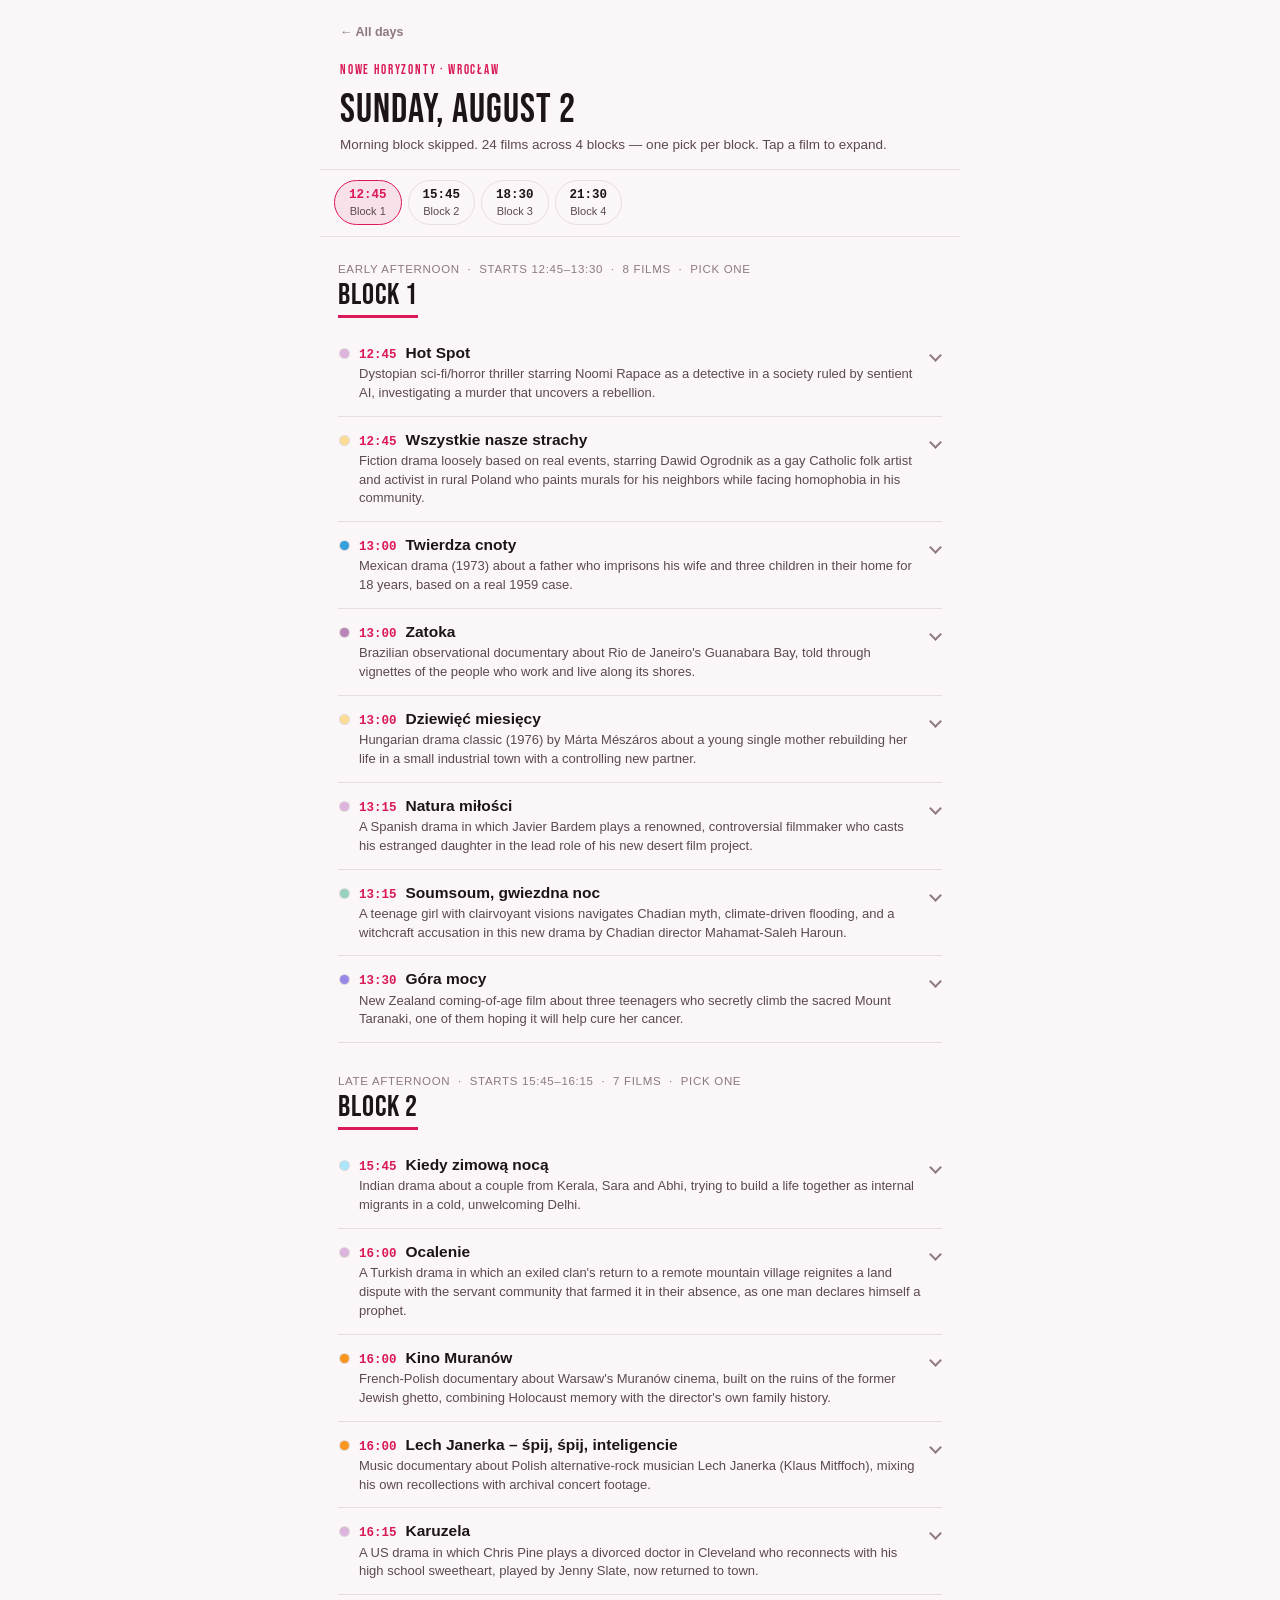
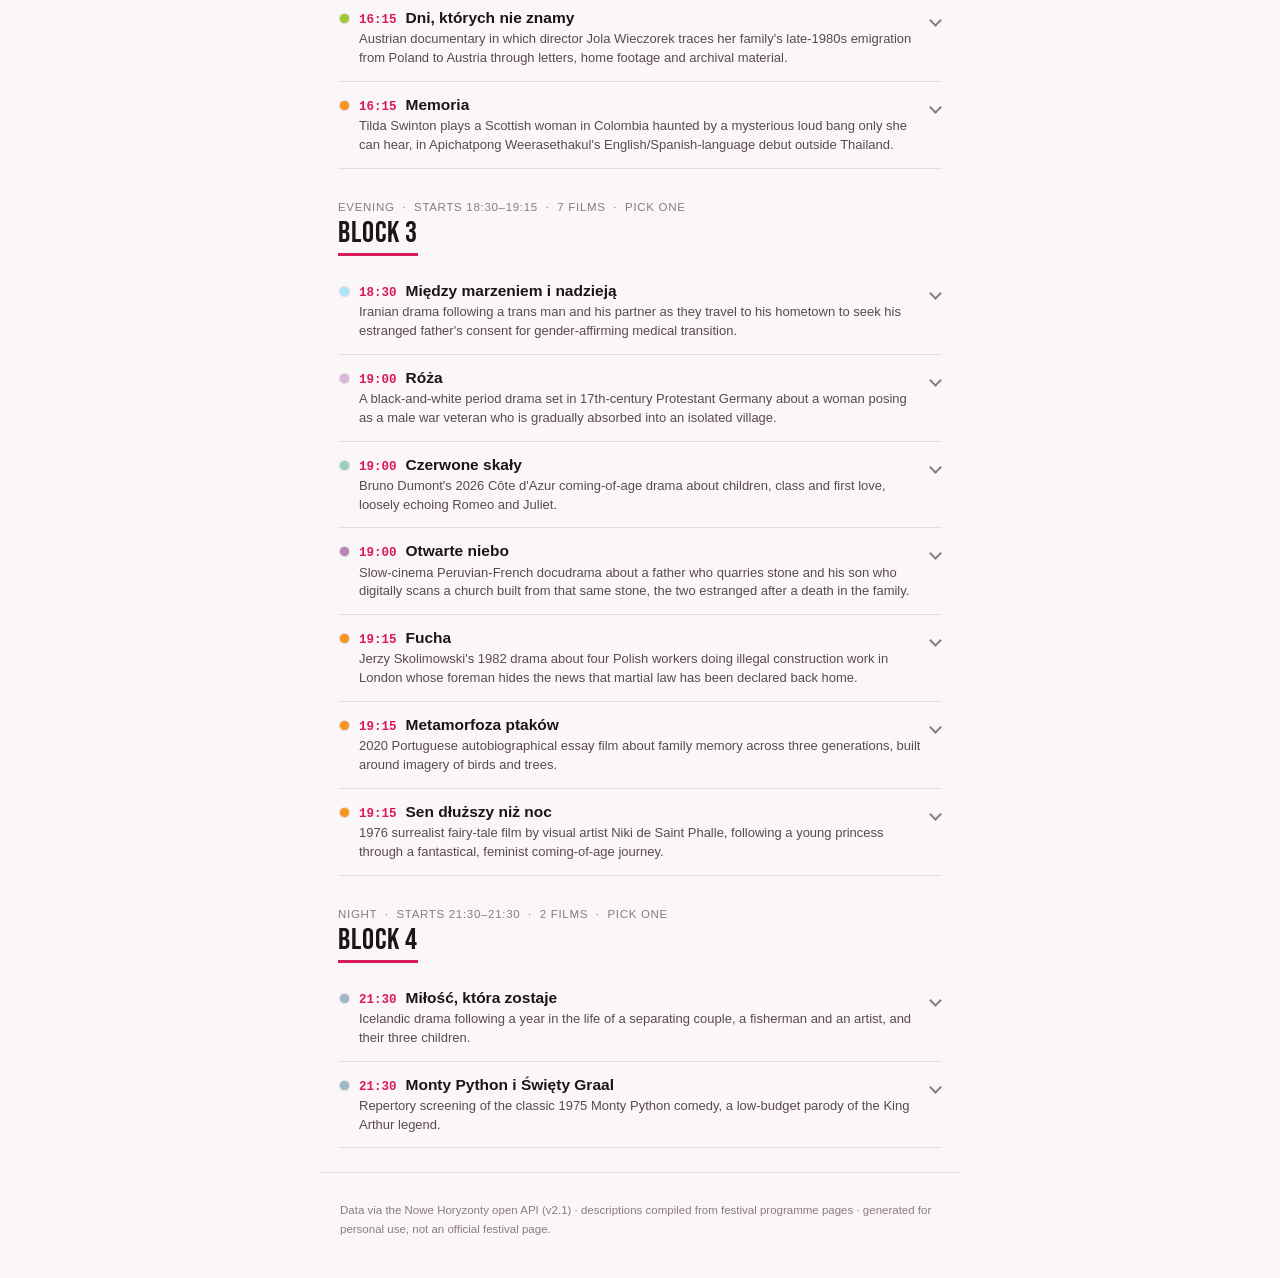
<file: 2026-08-02/index.html>
<!doctype html>
<html lang="en">
<head>
<meta charset="utf-8">
<meta name="viewport" content="width=device-width, initial-scale=1">
<title>Nowe Horyzonty — Sunday, August 2</title>
<link rel="stylesheet" href="../assets/style.css">
</head>
<body>
<div class="masthead">
  <a class="back-link" href="../index.html">← All days</a>
  <p class="eyebrow">Nowe Horyzonty · Wrocław</p>
  <h1>Sunday, August 2</h1>
  <p class="sub">Morning block skipped. 24 films across 4 blocks — one pick per block. Tap a film to expand.</p>
</div>

<nav class="navbar">
  <a href="#block-0" class="nav-chip"><span class="nav-time">12:45</span><span class="nav-label">Block 1</span></a>
<a href="#block-1" class="nav-chip"><span class="nav-time">15:45</span><span class="nav-label">Block 2</span></a>
<a href="#block-2" class="nav-chip"><span class="nav-time">18:30</span><span class="nav-label">Block 3</span></a>
<a href="#block-3" class="nav-chip"><span class="nav-time">21:30</span><span class="nav-label">Block 4</span></a>
</nav>


    <section class="block" id="block-0">
      <header class="block-header">
        <p class="block-eyebrow">Early Afternoon &nbsp;·&nbsp; starts 12:45–13:30 &nbsp;·&nbsp; 8 films &nbsp;·&nbsp; pick one</p>
        <h2 class="block-title">Block 1</h2>
      </header>
      <div class="film-list">
        
    <details class="film" data-block="0">
      <summary>
        <span class="dot" style="--dot:#DCB4DC" aria-hidden="true"></span>
        <span class="summary-main">
          <span class="row-top">
            <time class="time">12:45</time>
            <span class="title">Hot Spot</span>
          </span>
          <span class="one-liner">Dystopian sci-fi/horror thriller starring Noomi Rapace as a detective in a society ruled by sentient AI, investigating a murder that uncovers a rebellion.</span>
        </span>
        <span class="chev" aria-hidden="true"></span>
      </summary>
      <div class="film-body">
        <img class="poster" src="https://www.nowehoryzonty.pl/pliki/wgrane/image/26nh/katalog/2026/HOT_SPOT/glw_HOT-SPOT-3.png_standa.jpg" alt="" loading="lazy">
        <div class="detail-text">
          
          <div class="meta-row">
            <span class="chip">12:45–14:26</span>
            <span class="chip">KNH 1</span>
            <span class="chip">1h 41m</span>
            <span class="chip">Polska, Grecja, Szwecja, Norwegia, 2026</span>
            <span class="chip chip-qa">Q&amp;A after</span>
          </div>
          <p class="director">Dir. Agnieszka Smoczyńska &nbsp;·&nbsp; <span class="section-name" style="--dot:#DCB4DC">Pokazy Galowe</span></p>
          <p class="long-desc">New genre film by Agnieszka Smoczyńska (The Lure), a Polish-Greek-Swedish-Norwegian co-production set in a near future governed by sentient artificial intelligence. A private detective (Noomi Rapace) investigating a murder uncovers a group of rebels threatening the AI-run power structure, with the case unraveling into what the director calls a blend of horror, sci-fi and &#x27;anti-detective story&#x27;. Cast also includes Andrzej Konopka and Reika Kirishima, with a script by Robert Bolesto (Smoczyńska&#x27;s regular collaborator, also wrote The Lure). Screening as a Gala presentation ahead of its wider US release via Focus Features.</p>
          
          <a class="site-link" href="https://www.nowehoryzonty.pl/program/26/hot-spot" target="_blank" rel="noopener">Festival page ↗</a>
        </div>
      </div>
    </details>

    <details class="film" data-block="0">
      <summary>
        <span class="dot" style="--dot:#FFDC96" aria-hidden="true"></span>
        <span class="summary-main">
          <span class="row-top">
            <time class="time">12:45</time>
            <span class="title">Wszystkie nasze strachy</span>
          </span>
          <span class="one-liner">Fiction drama loosely based on real events, starring Dawid Ogrodnik as a gay Catholic folk artist and activist in rural Poland who paints murals for his neighbors while facing homophobia in his community.</span>
        </span>
        <span class="chev" aria-hidden="true"></span>
      </summary>
      <div class="film-body">
        <img class="poster" src="https://www.nowehoryzonty.pl/pliki/wgrane/image/26nh/katalog/2026/WSZYSTKIE_NASZE_STRACHY/glw_WSZYSTKIE_NASZE_STRACHY_Jaroslaw_Sosinski_2.jpg_standa.jpg" alt="" loading="lazy">
        <div class="detail-text">
          <p class="title-en">All Our Fears</p>
          <div class="meta-row">
            <span class="chip">12:45–14:15</span>
            <span class="chip">KNH 4</span>
            <span class="chip">1h 30m</span>
            <span class="chip">Polska, 2021</span>
            
          </div>
          <p class="director">Dir. Łukasz Gutt, Łukasz Ronduda &nbsp;·&nbsp; <span class="section-name" style="--dot:#FFDC96">Retrospektywa: Łukasz Ronduda</span></p>
          <p class="long-desc">Directed by Łukasz Ronduda and Łukasz Gutt (Poland, 2021, 90 min), the film is loosely based on the life of Daniel Rycharski, a real folk artist from a small Polish village who is openly gay and a practicing Catholic. Dawid Ogrodnik plays Daniel, who decorates his neighbors&#x27; homes with murals, exhibits sculptures in Warsaw galleries, and builds a chapel incorporating residents&#x27; recorded voices, wearing a hoodie with rainbow details as a personal signature. When events in his community escalate, he is pushed to publicly confront homophobia and argue that the Catholic Church should not exclude anyone. The film won the Golden Lions for Best Film at the 2021 Gdynia Film Festival, along with prizes for cinematography and acting.</p>
          
          <a class="site-link" href="https://www.nowehoryzonty.pl/program/26/wszystkie-nasze-strachy" target="_blank" rel="noopener">Festival page ↗</a>
        </div>
      </div>
    </details>

    <details class="film" data-block="0">
      <summary>
        <span class="dot" style="--dot:#32A0DC" aria-hidden="true"></span>
        <span class="summary-main">
          <span class="row-top">
            <time class="time">13:00</time>
            <span class="title">Twierdza cnoty</span>
          </span>
          <span class="one-liner">Mexican drama (1973) about a father who imprisons his wife and three children in their home for 18 years, based on a real 1959 case.</span>
        </span>
        <span class="chev" aria-hidden="true"></span>
      </summary>
      <div class="film-body">
        <img class="poster" src="https://www.nowehoryzonty.pl/pliki/wgrane/image/26nh/katalog/2026/EL_CASTILLO_DE_LA_PUREZA/glw_Twierdza_cnoty_3.jpg_standa.jpg" alt="" loading="lazy">
        <div class="detail-text">
          <p class="title-en">The Castle of Purity</p>
          <div class="meta-row">
            <span class="chip">13:00–14:50</span>
            <span class="chip">KNH 8</span>
            <span class="chip">1h 50m</span>
            <span class="chip">Meksyk, 1973</span>
            
          </div>
          <p class="director">Dir. Arturo Ripstein &nbsp;·&nbsp; <span class="section-name" style="--dot:#32A0DC">Nocne Szaleństwo</span></p>
          <p class="long-desc">Directed by Arturo Ripstein and starring Claudio Brook (the lead of Buñuel&#x27;s Simon of the Desert) as Gabriel Lima, a rat-poison manufacturer who keeps his wife and three children (Porvenir, Utopía, Voluntad) locked inside their house for 18 years, ostensibly to shield them from a corrupt outside world. The story is based on an actual criminal case uncovered in Mexico City in 1959. The film won five Ariel Awards, including Best Picture. Screening in the festival&#x27;s late-night &#x27;Nocne Szaleństwo&#x27; (Night Madness) strand.</p>
          
          <a class="site-link" href="https://www.nowehoryzonty.pl/program/26/twierdza-cnoty" target="_blank" rel="noopener">Festival page ↗</a>
        </div>
      </div>
    </details>

    <details class="film" data-block="0">
      <summary>
        <span class="dot" style="--dot:#BA83BA" aria-hidden="true"></span>
        <span class="summary-main">
          <span class="row-top">
            <time class="time">13:00</time>
            <span class="title">Zatoka</span>
          </span>
          <span class="one-liner">Brazilian observational documentary about Rio de Janeiro&#x27;s Guanabara Bay, told through vignettes of the people who work and live along its shores.</span>
        </span>
        <span class="chev" aria-hidden="true"></span>
      </summary>
      <div class="film-body">
        <img class="poster" src="https://www.nowehoryzonty.pl/pliki/wgrane/image/26nh/katalog/2026/ZATOKA/glw_a_bay_episode_1.png_standa.jpg" alt="" loading="lazy">
        <div class="detail-text">
          <p class="title-en">A Bay</p>
          <div class="meta-row">
            <span class="chip">13:00–15:14</span>
            <span class="chip">KNH 5</span>
            <span class="chip">2h 14m</span>
            <span class="chip">Brazylia, 2021</span>
            
          </div>
          <p class="director">Dir. Murilo Salles &nbsp;·&nbsp; <span class="section-name" style="--dot:#BA83BA">Lost Lost Lost</span></p>
          <p class="long-desc">Director Murilo Salles spent four years filming dockworkers, fishermen, shellfish gatherers and other residents whose lives are tied to Guanabara Bay, distilling the footage into eight episodes each named for a different part of the bay (Ilha do Governador, Niterói, Paquetá, São Gonçalo, Maré, etc.). Shot in long, carefully composed static takes with an unconventional, non-naturalistic soundtrack, the film sets the bay&#x27;s natural beauty against the social inequality and industrial decay of Bolsonaro-era Brazil. It premiered at DOK Leipzig in 2021 and won awards for direction/editing at the Rio de Janeiro Film Festival. Part of NH&#x27;s &#x27;Lost Lost Lost&#x27; section for observational/essayistic nonfiction.</p>
          <p class="short-note">+ preceded by short: <em>Niestabilne skały</em> (25m)</p>
          <a class="site-link" href="https://www.nowehoryzonty.pl/program/26/zatoka" target="_blank" rel="noopener">Festival page ↗</a>
        </div>
      </div>
    </details>

    <details class="film" data-block="0">
      <summary>
        <span class="dot" style="--dot:#FFDC96" aria-hidden="true"></span>
        <span class="summary-main">
          <span class="row-top">
            <time class="time">13:00</time>
            <span class="title">Dziewięć miesięcy</span>
          </span>
          <span class="one-liner">Hungarian drama classic (1976) by Márta Mészáros about a young single mother rebuilding her life in a small industrial town with a controlling new partner.</span>
        </span>
        <span class="chev" aria-hidden="true"></span>
      </summary>
      <div class="film-body">
        <img class="poster" src="https://www.nowehoryzonty.pl/pliki/wgrane/image/26nh/katalog/2026/DZIEWIECMIESIECY/glw_MESNIN_kilenc_honap_nine_months_02_c_gyula_szovari.jpg_standa.jpg" alt="" loading="lazy">
        <div class="detail-text">
          <p class="title-en">Nine Months</p>
          <div class="meta-row">
            <span class="chip">13:00–14:33</span>
            <span class="chip">KNH 2</span>
            <span class="chip">1h 33m</span>
            <span class="chip">Węgry, 1976</span>
            
          </div>
          <p class="director">Dir. Márta Mészáros &nbsp;·&nbsp; <span class="section-name" style="--dot:#FFDC96">Retrospektywa: Márta Mészáros</span></p>
          <p class="long-desc">Directed by Márta Mészáros (Hungary, 1976, 93 min), the film follows a young mother trying to establish an independent life in a bleak industrial mountain town near the Czech border while involved with a psychologically domineering man. It was Mészáros&#x27;s first color film and her first collaboration with Polish actor Jan Nowicki, who became her frequent creative and life partner. Notable for including an actual, unsimulated childbirth scene, the film won the FIPRESCI Prize at Cannes. Cast includes Lili Monori and Jan Nowicki.</p>
          
          <a class="site-link" href="https://www.nowehoryzonty.pl/program/26/dziewiec-miesiecy" target="_blank" rel="noopener">Festival page ↗</a>
        </div>
      </div>
    </details>

    <details class="film" data-block="0">
      <summary>
        <span class="dot" style="--dot:#DCB4DC" aria-hidden="true"></span>
        <span class="summary-main">
          <span class="row-top">
            <time class="time">13:15</time>
            <span class="title">Natura miłości</span>
          </span>
          <span class="one-liner">A Spanish drama in which Javier Bardem plays a renowned, controversial filmmaker who casts his estranged daughter in the lead role of his new desert film project.</span>
        </span>
        <span class="chev" aria-hidden="true"></span>
      </summary>
      <div class="film-body">
        <img class="poster" src="https://www.nowehoryzonty.pl/pliki/wgrane/image/26nh/katalog/2026/EL_SER_QUERIDO/glw_NATURA_MILOSCI_03.jpg_standa.jpg" alt="" loading="lazy">
        <div class="detail-text">
          <p class="title-en">The Beloved</p>
          <div class="meta-row">
            <span class="chip">13:15–15:30</span>
            <span class="chip">KNH 9</span>
            <span class="chip">2h 15m</span>
            <span class="chip">Hiszpania, Francja, 2026</span>
            
          </div>
          <p class="director">Dir. Rodrigo Sorogoyen &nbsp;·&nbsp; <span class="section-name" style="--dot:#DCB4DC">Pokazy Galowe</span></p>
          <p class="long-desc">Directed by Rodrigo Sorogoyen, the film follows Esteban Martínez as he returns to Spain after years working in America to shoot an ambitious film in the desert, casting his daughter Emilía (a supporting actress) in a role that draws criticism from the industry and doubt from Emilía herself. Under the pressure of the shoot and the desert heat, old resentments and guilt resurface between father and daughter. Sorogoyen previously won multiple Goya Awards for Best Director and Screenplay for The Kingdom and Beasts. Cast includes Victoria Luengo, Raúl Arévalo, and Marina Foïs.</p>
          
          <a class="site-link" href="https://www.nowehoryzonty.pl/program/26/natura-milosci" target="_blank" rel="noopener">Festival page ↗</a>
        </div>
      </div>
    </details>

    <details class="film" data-block="0">
      <summary>
        <span class="dot" style="--dot:#96D2BE" aria-hidden="true"></span>
        <span class="summary-main">
          <span class="row-top">
            <time class="time">13:15</time>
            <span class="title">Soumsoum, gwiezdna noc</span>
          </span>
          <span class="one-liner">A teenage girl with clairvoyant visions navigates Chadian myth, climate-driven flooding, and a witchcraft accusation in this new drama by Chadian director Mahamat-Saleh Haroun.</span>
        </span>
        <span class="chev" aria-hidden="true"></span>
      </summary>
      <div class="film-body">
        <img class="poster" src="https://www.nowehoryzonty.pl/pliki/wgrane/image/26nh/katalog/2026/SOUMSOUM_LA_NUIT_DES_ASTRES/glw_Grade_Ret_Soumsoum_Photo_Key_Still_V1.jpg_standa.jpg" alt="" loading="lazy">
        <div class="detail-text">
          <p class="title-en">Soumsoum, the Night of the Stars</p>
          <div class="meta-row">
            <span class="chip">13:15–14:56</span>
            <span class="chip">KNH 3</span>
            <span class="chip">1h 41m</span>
            <span class="chip">Francja, Czad, 2026</span>
            
          </div>
          <p class="director">Dir. Mahamat-Saleh Haroun &nbsp;·&nbsp; <span class="section-name" style="--dot:#96D2BE">Mistrzynie, Mistrzowie</span></p>
          <p class="long-desc">Shot in Chad&#x27;s Ennedi highlands, the film follows Kellou, a schoolgirl troubled by visions, and her bond with Aya, a woman shunned by the community as a witch, as unexpected flooding disrupts the desert region. It is the ninth feature from Mahamat-Saleh Haroun (A Screaming Man, Lingui, The Sacred Bonds), a regular Cannes competitor, co-written with novelist Laurent Gaudé. The film premiered in competition at the Berlinale in February 2026. Screened in NH&#x27;s &#x27;Mistrzynie, Mistrzowie&#x27; (Masters) section reserved for established auteurs.</p>
          
          <a class="site-link" href="https://www.nowehoryzonty.pl/program/26/soumsoum-gwiezdna-noc" target="_blank" rel="noopener">Festival page ↗</a>
        </div>
      </div>
    </details>

    <details class="film" data-block="0">
      <summary>
        <span class="dot" style="--dot:#9788E8" aria-hidden="true"></span>
        <span class="summary-main">
          <span class="row-top">
            <time class="time">13:30</time>
            <span class="title">Góra mocy</span>
          </span>
          <span class="one-liner">New Zealand coming-of-age film about three teenagers who secretly climb the sacred Mount Taranaki, one of them hoping it will help cure her cancer.</span>
        </span>
        <span class="chev" aria-hidden="true"></span>
      </summary>
      <div class="film-body">
        <img class="poster" src="https://www.nowehoryzonty.pl/pliki/wgrane/image/26nh/katalog/2026/GORAMOCY/glw_Kopia_Gora_mocy_MAIN.jpg_standa.jpg" alt="" loading="lazy">
        <div class="detail-text">
          <p class="title-en">The Mountain</p>
          <div class="meta-row">
            <span class="chip">13:30–14:59</span>
            <span class="chip">KNH 6</span>
            <span class="chip">1h 29m</span>
            <span class="chip">Nowa Zelandia, 2024</span>
            
          </div>
          <p class="director">Dir. Rachel House &nbsp;·&nbsp; <span class="section-name" style="--dot:#9788E8">Młode Horyzonty</span></p>
          <p class="long-desc">The directorial debut of actress Rachel House (Hunt for the Wilderpeople, Thor: Ragnarok, What We Do in the Shadows), following Sam, a girl undergoing cancer treatment who escapes the hospital with new friends Mallory and Bronco to climb Taranaki Maunga, a mountain sacred in Māori tradition, honoring family history along the way. It premiered in New Plymouth in March 2024 and screened at TIFF 2024. Part of NH&#x27;s youth-oriented &#x27;Młode Horyzonty&#x27; (Young Horizons) section.</p>
          
          <a class="site-link" href="https://www.nowehoryzonty.pl/program/26/gora-mocy" target="_blank" rel="noopener">Festival page ↗</a>
        </div>
      </div>
    </details>
      </div>
    </section>

    <section class="block" id="block-1">
      <header class="block-header">
        <p class="block-eyebrow">Late Afternoon &nbsp;·&nbsp; starts 15:45–16:15 &nbsp;·&nbsp; 7 films &nbsp;·&nbsp; pick one</p>
        <h2 class="block-title">Block 2</h2>
      </header>
      <div class="film-list">
        
    <details class="film" data-block="1">
      <summary>
        <span class="dot" style="--dot:#AAE6FA" aria-hidden="true"></span>
        <span class="summary-main">
          <span class="row-top">
            <time class="time">15:45</time>
            <span class="title">Kiedy zimową nocą</span>
          </span>
          <span class="one-liner">Indian drama about a couple from Kerala, Sara and Abhi, trying to build a life together as internal migrants in a cold, unwelcoming Delhi.</span>
        </span>
        <span class="chev" aria-hidden="true"></span>
      </summary>
      <div class="film-body">
        <img class="poster" src="https://www.nowehoryzonty.pl/pliki/wgrane/image/26nh/katalog/2026/KHIDKI_GAAV/glw_KG_6.jpg_standa.jpg" alt="" loading="lazy">
        <div class="detail-text">
          <p class="title-en">If on a Winter&#x27;s Night</p>
          <div class="meta-row">
            <span class="chip">15:45–17:24</span>
            <span class="chip">KNH 4</span>
            <span class="chip">1h 40m</span>
            <span class="chip">Indie, 2025</span>
            
          </div>
          <p class="director">Dir. Sanju Surendran &nbsp;·&nbsp; <span class="section-name" style="--dot:#AAE6FA">Fale</span></p>
          <p class="long-desc">Feature by Sanju Surendran (Aedan: Garden of Desire, 2018; the documentary Kapila, 2015) following Sara and Abhi, a young couple from Kerala who relocate to Delhi for work — she in a temporary job, he as an artist trying to mount an exhibition. Though still within India, they experience Delhi as an unfamiliar, unwelcoming, class-stratified city, and financial precarity strains their relationship and ambitions. The film won the Hylife Vision Award at Busan International Film Festival 2025 and was made with postproduction support from the Asian Cinema Fund. Screens in the Fale (Waves) section.</p>
          
          <a class="site-link" href="https://www.nowehoryzonty.pl/program/26/kiedy-zimowa-noca" target="_blank" rel="noopener">Festival page ↗</a>
        </div>
      </div>
    </details>

    <details class="film" data-block="1">
      <summary>
        <span class="dot" style="--dot:#DCB4DC" aria-hidden="true"></span>
        <span class="summary-main">
          <span class="row-top">
            <time class="time">16:00</time>
            <span class="title">Ocalenie</span>
          </span>
          <span class="one-liner">A Turkish drama in which an exiled clan&#x27;s return to a remote mountain village reignites a land dispute with the servant community that farmed it in their absence, as one man declares himself a prophet.</span>
        </span>
        <span class="chev" aria-hidden="true"></span>
      </summary>
      <div class="film-body">
        <img class="poster" src="https://www.nowehoryzonty.pl/pliki/wgrane/image/26nh/katalog/2026/KURTULUS/glw_Salvation_07.jpg_standa.jpg" alt="" loading="lazy">
        <div class="detail-text">
          <p class="title-en">Salvation</p>
          <div class="meta-row">
            <span class="chip">16:00–18:00</span>
            <span class="chip">KNH 1</span>
            <span class="chip">2h</span>
            <span class="chip">Turcja, Francja, Holandia, Grecja, Szwecja, Arabia Saudyjska, 2026</span>
            
          </div>
          <p class="director">Dir. Emin Alper &nbsp;·&nbsp; <span class="section-name" style="--dot:#DCB4DC">Pokazy Galowe</span></p>
          <p class="long-desc">Directed by Emin Alper, the film is set in a remote Turkish mountain village where the returning Bezarich clan reopens old conflicts over land ownership with the Hazeran family, who worked the fields during their exile. As boundaries and loyalties blur, Mesut — brother of the local leader — becomes gripped by religious fervor, casting himself as a prophet and rallying men to aggression in the name of tradition and defense. The film won the Silver Bear (Grand Jury Prize) at Berlinale 2026 and the Golden Gate Award at the San Francisco International Film Festival. Runtime 120 minutes.</p>
          
          <a class="site-link" href="https://www.nowehoryzonty.pl/program/26/ocalenie" target="_blank" rel="noopener">Festival page ↗</a>
        </div>
      </div>
    </details>

    <details class="film" data-block="1">
      <summary>
        <span class="dot" style="--dot:#FA961E" aria-hidden="true"></span>
        <span class="summary-main">
          <span class="row-top">
            <time class="time">16:00</time>
            <span class="title">Kino Muranów</span>
          </span>
          <span class="one-liner">French-Polish documentary about Warsaw&#x27;s Muranów cinema, built on the ruins of the former Jewish ghetto, combining Holocaust memory with the director&#x27;s own family history.</span>
        </span>
        <span class="chev" aria-hidden="true"></span>
      </summary>
      <div class="film-body">
        <img class="poster" src="https://www.nowehoryzonty.pl/pliki/wgrane/image/26nh/katalog/2026/LA_MURANOW_DE_VARSOVIE/glw_RomanOlga.png_standa.jpg" alt="" loading="lazy">
        <div class="detail-text">
          <p class="title-en">Muranów Cinema, Warsaw</p>
          <div class="meta-row">
            <span class="chip">16:00–16:58</span>
            <span class="chip">KNH 5</span>
            <span class="chip">58m</span>
            <span class="chip">Francja, Polska, 2025</span>
            <span class="chip chip-qa">Q&amp;A after</span>
          </div>
          <p class="director">Dir. Olga Prud’homme Farges &nbsp;·&nbsp; <span class="section-name" style="--dot:#FA961E">Pokazy Specjalne</span></p>
          <p class="long-desc">Documentary essay by Olga Prud&#x27;homme Farges about the Muranów Cinema in Warsaw, built on the site of the former Jewish quarter and ghetto. The film links the cinema&#x27;s history with the memory of the Holocaust and with the director&#x27;s personal story: her French father and Polish mother met there in 1961. Built from archival photographs and film fragments with the director&#x27;s own voiceover narration rather than talking-head interviews; part of a French documentary series on &#x27;mythical&#x27; cinemas. Screens in the Special Screenings section, with planned filmmaker Q&amp;As.</p>
          
          <a class="site-link" href="https://www.nowehoryzonty.pl/program/26/kino-muranow" target="_blank" rel="noopener">Festival page ↗</a>
        </div>
      </div>
    </details>

    <details class="film" data-block="1">
      <summary>
        <span class="dot" style="--dot:#FA961E" aria-hidden="true"></span>
        <span class="summary-main">
          <span class="row-top">
            <time class="time">16:00</time>
            <span class="title">Lech Janerka – śpij, śpij, inteligencie</span>
          </span>
          <span class="one-liner">Music documentary about Polish alternative-rock musician Lech Janerka (Klaus Mitffoch), mixing his own recollections with archival concert footage.</span>
        </span>
        <span class="chev" aria-hidden="true"></span>
      </summary>
      <div class="film-body">
        <img class="poster" src="https://www.nowehoryzonty.pl/pliki/wgrane/image/26nh/katalog/2026/LECHJANERKASPIJSPIJINTELIGENCIE/glw_Lech_Janerka__spij_spij_inteligencie_5.jpg_standa.jpg" alt="" loading="lazy">
        <div class="detail-text">
          <p class="title-en">Lech Janerka – Sleep On, Intellectual</p>
          <div class="meta-row">
            <span class="chip">16:00–17:20</span>
            <span class="chip">KNH 8</span>
            <span class="chip">1h 20m</span>
            <span class="chip">Polska, 2025</span>
            <span class="chip chip-qa">Q&amp;A after</span>
          </div>
          <p class="director">Dir. Grzegorz Brzozowicz &nbsp;·&nbsp; <span class="section-name" style="--dot:#FA961E">Pokazy Specjalne</span></p>
          <p class="long-desc">Directed by journalist and broadcaster Grzegorz Brzozowicz, this is billed as the first documentary devoted to Janerka, a cult figure of Polish alternative music since fronting Klaus Mitffoch. It combines new interviews with the artist and archival concert material spanning roughly 70 years of Polish cultural history, released around the time Janerka won five Fryderyk awards for his first album after an 18-year hiatus. Not a standard narrative film — a concert-and-interview documentary portrait. Screened as part of NH&#x27;s &#x27;Pokazy Specjalne&#x27; (Special Screenings); the festival lists an 80-minute runtime, though some other listings (e.g. Millennium Docs Against Gravity, where it previously screened) give 87 minutes.</p>
          
          <a class="site-link" href="https://www.nowehoryzonty.pl/program/26/lech-janerka-spij-spij-inteligencie" target="_blank" rel="noopener">Festival page ↗</a>
        </div>
      </div>
    </details>

    <details class="film" data-block="1">
      <summary>
        <span class="dot" style="--dot:#DCB4DC" aria-hidden="true"></span>
        <span class="summary-main">
          <span class="row-top">
            <time class="time">16:15</time>
            <span class="title">Karuzela</span>
          </span>
          <span class="one-liner">A US drama in which Chris Pine plays a divorced doctor in Cleveland who reconnects with his high school sweetheart, played by Jenny Slate, now returned to town.</span>
        </span>
        <span class="chev" aria-hidden="true"></span>
      </summary>
      <div class="film-body">
        <img class="poster" src="https://www.nowehoryzonty.pl/pliki/wgrane/image/26nh/katalog/2026/CAROUSEL/glw_CAROUSEL_press_stills_20251216_1.2.1_3.jpg_standa.jpg" alt="" loading="lazy">
        <div class="detail-text">
          <p class="title-en">Carousel</p>
          <div class="meta-row">
            <span class="chip">16:15–18:00</span>
            <span class="chip">KNH 9</span>
            <span class="chip">1h 45m</span>
            <span class="chip">USA, 2026</span>
            
          </div>
          <p class="director">Dir. Rachel Lambert &nbsp;·&nbsp; <span class="section-name" style="--dot:#DCB4DC">Pokazy Galowe</span></p>
          <p class="long-desc">Director Rachel Lambert, filming in her own hometown, follows Noah, who runs his late father&#x27;s medical practice and cares for his anxious daughter, as his path crosses again with Rebecca. Both have changed since their teenage years, and a pivotal confrontation forces them to reckon with old emotional patterns and mutual shortcomings. The film centers on second chances and whether love is worth the complications it brings. Supporting cast includes Abby Ryder Fortson, Sam Waterston, and Katey Sagal.</p>
          
          <a class="site-link" href="https://www.nowehoryzonty.pl/program/26/karuzela" target="_blank" rel="noopener">Festival page ↗</a>
        </div>
      </div>
    </details>

    <details class="film" data-block="1">
      <summary>
        <span class="dot" style="--dot:#A0C832" aria-hidden="true"></span>
        <span class="summary-main">
          <span class="row-top">
            <time class="time">16:15</time>
            <span class="title">Dni, których nie znamy</span>
          </span>
          <span class="one-liner">Austrian documentary in which director Jola Wieczorek traces her family&#x27;s late-1980s emigration from Poland to Austria through letters, home footage and archival material.</span>
        </span>
        <span class="chev" aria-hidden="true"></span>
      </summary>
      <div class="film-body">
        <img class="poster" src="https://www.nowehoryzonty.pl/pliki/wgrane/image/26nh/katalog/2026/DNIJESZCZENIEZNANE/glw_Die-noch-unbekannten-Tage_FahrenheitFilms_Still_7.jpg_standa.jpg" alt="" loading="lazy">
        <div class="detail-text">
          <p class="title-en">Days Yet Unknown</p>
          <div class="meta-row">
            <span class="chip">16:15–17:36</span>
            <span class="chip">KNH 3</span>
            <span class="chip">1h 21m</span>
            <span class="chip">Austria, 2026</span>
            
          </div>
          <p class="director">Dir. Jola Wieczorek &nbsp;·&nbsp; <span class="section-name" style="--dot:#A0C832">Odkrycia</span></p>
          <p class="long-desc">Using letters, personal recollections, archival footage and home movies, director Jola Wieczorek (in her feature documentary debut) reconstructs her parents&#x27; emigration from a Poznań apartment to Austria in the late 1980s. The film widens from personal family history into a broader portrait of Eastern European families seeking opportunity in the West, gaining added weight during production when Wieczorek&#x27;s mother&#x27;s health began declining. It won the Max Ophüls Prize for Best Documentary and a Local Artist Award at Crossing Europe 2026. Austria, 81 minutes.</p>
          
          <a class="site-link" href="https://www.nowehoryzonty.pl/program/26/dni-ktorych-nie-znamy" target="_blank" rel="noopener">Festival page ↗</a>
        </div>
      </div>
    </details>

    <details class="film" data-block="1">
      <summary>
        <span class="dot" style="--dot:#FA961E" aria-hidden="true"></span>
        <span class="summary-main">
          <span class="row-top">
            <time class="time">16:15</time>
            <span class="title">Memoria</span>
          </span>
          <span class="one-liner">Tilda Swinton plays a Scottish woman in Colombia haunted by a mysterious loud bang only she can hear, in Apichatpong Weerasethakul&#x27;s English/Spanish-language debut outside Thailand.</span>
        </span>
        <span class="chev" aria-hidden="true"></span>
      </summary>
      <div class="film-body">
        <img class="poster" src="https://www.nowehoryzonty.pl/pliki/wgrane/image/26nh/katalog/2026/MEMORIA/glw_MEMORIA_STILL_6_Photo_Credit_Sandro_KoppKick_the_Machine_Films_Burning_Anna_Sanders_Films_Match_Factory_Productions_ZDF-Arte_and_Piano_2021.jpg_standa.jpg" alt="" loading="lazy">
        <div class="detail-text">
          
          <div class="meta-row">
            <span class="chip">16:15–18:30</span>
            <span class="chip">KNH 6</span>
            <span class="chip">2h 16m</span>
            <span class="chip">Kolumbia, Tajlandia, Francja, Niemcy, Meksyk, Katar, Wielka Brytania, Chiny, Szwajcaria, 2021</span>
            
          </div>
          <p class="director">Dir. Apichatpong Weerasethakul &nbsp;·&nbsp; <span class="section-name" style="--dot:#FA961E">Pokazy Specjalne</span></p>
          <p class="long-desc">Jessica (Tilda Swinton) is repeatedly disturbed by an inexplicable metallic thud, audible only to her, while traveling in Colombia; her search to understand the sound becomes a meditation on memory, perception and the boundary between past and present. Directed by Thai filmmaker Apichatpong Weerasethakul (Uncle Boonmee Who Can Recall His Past Lives), his first feature shot outside Thailand and largely in English/Spanish. Won the Jury Prize at Cannes 2021. A repertory/special screening at this year&#x27;s festival rather than a new premiere.</p>
          
          <a class="site-link" href="https://www.nowehoryzonty.pl/program/26/memoria" target="_blank" rel="noopener">Festival page ↗</a>
        </div>
      </div>
    </details>
      </div>
    </section>

    <section class="block" id="block-2">
      <header class="block-header">
        <p class="block-eyebrow">Evening &nbsp;·&nbsp; starts 18:30–19:15 &nbsp;·&nbsp; 7 films &nbsp;·&nbsp; pick one</p>
        <h2 class="block-title">Block 3</h2>
      </header>
      <div class="film-list">
        
    <details class="film" data-block="2">
      <summary>
        <span class="dot" style="--dot:#AAE6FA" aria-hidden="true"></span>
        <span class="summary-main">
          <span class="row-top">
            <time class="time">18:30</time>
            <span class="title">Między marzeniem i nadzieją</span>
          </span>
          <span class="one-liner">Iranian drama following a trans man and his partner as they travel to his hometown to seek his estranged father&#x27;s consent for gender-affirming medical transition.</span>
        </span>
        <span class="chev" aria-hidden="true"></span>
      </summary>
      <div class="film-body">
        <img class="poster" src="https://www.nowehoryzonty.pl/pliki/wgrane/image/26nh/katalog/2026/MIANE_ROYA_VA_OMID/glw_3S6A9630.JPG_standa.jpg" alt="" loading="lazy">
        <div class="detail-text">
          <p class="title-en">Between Dreams and Hope</p>
          <div class="meta-row">
            <span class="chip">18:30–20:16</span>
            <span class="chip">KNH 4</span>
            <span class="chip">1h 46m</span>
            <span class="chip">Iran, 2025</span>
            
          </div>
          <p class="director">Dir. Farnoosh Samadi &nbsp;·&nbsp; <span class="section-name" style="--dot:#AAE6FA">Fale</span></p>
          <p class="long-desc">Debut narrative feature by Iranian director Farnoosh Samadi, set within Tehran&#x27;s underground queer community. Azad, a transgender man, and his partner Nora live among a small circle of friends in Tehran, but Azad&#x27;s medical transition requires his estranged father&#x27;s legal consent, forcing the couple to travel to his hometown. The reception there is hostile, and after a confrontation Azad disappears, leaving Nora to search for him without institutional support. The film addresses the risks faced by LGBTQ+ people in Iran and won the Best Film (Golden Spike) award at the 2025 Valladolid International Film Festival.</p>
          
          <a class="site-link" href="https://www.nowehoryzonty.pl/program/26/miedzy-marzeniem-i-nadzieja" target="_blank" rel="noopener">Festival page ↗</a>
        </div>
      </div>
    </details>

    <details class="film" data-block="2">
      <summary>
        <span class="dot" style="--dot:#DCB4DC" aria-hidden="true"></span>
        <span class="summary-main">
          <span class="row-top">
            <time class="time">19:00</time>
            <span class="title">Róża</span>
          </span>
          <span class="one-liner">A black-and-white period drama set in 17th-century Protestant Germany about a woman posing as a male war veteran who is gradually absorbed into an isolated village.</span>
        </span>
        <span class="chev" aria-hidden="true"></span>
      </summary>
      <div class="film-body">
        <img class="poster" src="https://www.nowehoryzonty.pl/pliki/wgrane/image/26nh/katalog/2026/ROSE/glw_ROZA_01.jpg_standa.jpg" alt="" loading="lazy">
        <div class="detail-text">
          <p class="title-en">Rose</p>
          <div class="meta-row">
            <span class="chip">19:00–20:33</span>
            <span class="chip">KNH 1</span>
            <span class="chip">1h 33m</span>
            <span class="chip">Austria, Niemcy, 2026</span>
            
          </div>
          <p class="director">Dir. Markus Schleinzer &nbsp;·&nbsp; <span class="section-name" style="--dot:#DCB4DC">Pokazy Galowe</span></p>
          <p class="long-desc">A woman disguised as a man arrives in an isolated German farming village claiming to be heir to an abandoned farm. Through forged documents and diligent work she wins the community&#x27;s trust and is drawn deep into its rigid social order, but the more embedded she becomes, the more her invented identity threatens to crack. The film stars Sandra Hüller, who won Best Supporting Actress at Berlinale 2026; it also won Best Screenplay at the Istanbul Film Festival and at Diagonale 2026. Directed by Markus Schleinzer (Austria/Germany, 2026, 93 min, black and white, German).</p>
          
          <a class="site-link" href="https://www.nowehoryzonty.pl/program/26/rose" target="_blank" rel="noopener">Festival page ↗</a>
        </div>
      </div>
    </details>

    <details class="film" data-block="2">
      <summary>
        <span class="dot" style="--dot:#96D2BE" aria-hidden="true"></span>
        <span class="summary-main">
          <span class="row-top">
            <time class="time">19:00</time>
            <span class="title">Czerwone skały</span>
          </span>
          <span class="one-liner">Bruno Dumont&#x27;s 2026 Côte d&#x27;Azur coming-of-age drama about children, class and first love, loosely echoing Romeo and Juliet.</span>
        </span>
        <span class="chev" aria-hidden="true"></span>
      </summary>
      <div class="film-body">
        <img class="poster" src="https://www.nowehoryzonty.pl/pliki/wgrane/image/26nh/katalog/2026/LES_ROCHES_ROUGES/glw_LRR_2026-04-08_STILL03_4448x3096.jpg_standa.jpg" alt="" loading="lazy">
        <div class="detail-text">
          <p class="title-en">Red Rocks</p>
          <div class="meta-row">
            <span class="chip">19:00–20:30</span>
            <span class="chip">KNH 2</span>
            <span class="chip">1h 30m</span>
            <span class="chip">Francja, Włochy, Belgia, Portugalia, 2026</span>
            
          </div>
          <p class="director">Dir. Bruno Dumont &nbsp;·&nbsp; <span class="section-name" style="--dot:#96D2BE">Mistrzynie, Mistrzowie</span></p>
          <p class="long-desc">Set among the red rocks of the French Riviera, the film follows five-year-old Géo and his friends over one summer, as wealthier visiting children arrive and early rivalries and romantic feelings emerge between local and outsider kids. Written, directed and edited by Bruno Dumont, it premiered in Directors&#x27; Fortnight at Cannes 2026. Screening in the festival&#x27;s Masters section.</p>
          
          <a class="site-link" href="https://www.nowehoryzonty.pl/program/26/czerwone-skaly" target="_blank" rel="noopener">Festival page ↗</a>
        </div>
      </div>
    </details>

    <details class="film" data-block="2">
      <summary>
        <span class="dot" style="--dot:#BA83BA" aria-hidden="true"></span>
        <span class="summary-main">
          <span class="row-top">
            <time class="time">19:00</time>
            <span class="title">Otwarte niebo</span>
          </span>
          <span class="one-liner">Slow-cinema Peruvian-French docudrama about a father who quarries stone and his son who digitally scans a church built from that same stone, the two estranged after a death in the family.</span>
        </span>
        <span class="chev" aria-hidden="true"></span>
      </summary>
      <div class="film-body">
        <img class="poster" src="https://www.nowehoryzonty.pl/pliki/wgrane/image/26nh/katalog/2026/OTWARTENIEBO/glw_Stills_cielo_abierto_DCP_1.119_copy.jpg_standa.jpg" alt="" loading="lazy">
        <div class="detail-text">
          <p class="title-en">Open Sky</p>
          <div class="meta-row">
            <span class="chip">19:00–20:30</span>
            <span class="chip">KNH 5</span>
            <span class="chip">1h 30m</span>
            <span class="chip">Peru, Francja, 2023</span>
            
          </div>
          <p class="director">Dir. Felipe Esparza Pérez &nbsp;·&nbsp; <span class="section-name" style="--dot:#BA83BA">Lost Lost Lost</span></p>
          <p class="long-desc">The directorial debut of Felipe Esparza Pérez, this experimental docudrama observes a father working a volcanic-stone quarry and his son using cameras and drones to build a digital model of a baroque church constructed from that stone. The two men, separated by the death of the mother/wife, barely interact, and the film uses slow, static long takes and distinctive sound design to contrast physical and digital labor. It premiered at Rotterdam (IFFR) in 2023 and won Best Peruvian Film at the Lima Film Festival. Part of NH&#x27;s &#x27;Lost Lost Lost&#x27; section for observational/experimental nonfiction.</p>
          <p class="short-note">+ preceded by short: <em>Z miłością!</em> (25m)</p>
          <a class="site-link" href="https://www.nowehoryzonty.pl/program/26/otwarte-niebo" target="_blank" rel="noopener">Festival page ↗</a>
        </div>
      </div>
    </details>

    <details class="film" data-block="2">
      <summary>
        <span class="dot" style="--dot:#FA961E" aria-hidden="true"></span>
        <span class="summary-main">
          <span class="row-top">
            <time class="time">19:15</time>
            <span class="title">Fucha</span>
          </span>
          <span class="one-liner">Jerzy Skolimowski&#x27;s 1982 drama about four Polish workers doing illegal construction work in London whose foreman hides the news that martial law has been declared back home.</span>
        </span>
        <span class="chev" aria-hidden="true"></span>
      </summary>
      <div class="film-body">
        <img class="poster" src="https://www.nowehoryzonty.pl/pliki/wgrane/image/26nh/katalog/2026/MOONLIGHTING/glw_Moonlighting_1.jpg_standa.jpg" alt="" loading="lazy">
        <div class="detail-text">
          <p class="title-en">Moonlighting</p>
          <div class="meta-row">
            <span class="chip">19:15–20:52</span>
            <span class="chip">KNH 9</span>
            <span class="chip">1h 37m</span>
            <span class="chip">Wielka Brytania, 1982</span>
            
          </div>
          <p class="director">Dir. Jerzy Skolimowski &nbsp;·&nbsp; <span class="section-name" style="--dot:#FA961E">Pokazy Specjalne</span></p>
          <p class="long-desc">Directed by Jerzy Skolimowski and starring Jeremy Irons, the film (original title &quot;Moonlighting&quot;) follows four Polish laborers who travel to London to renovate a flat for cash, working without permits. Nowak (Irons), the only one who speaks English, learns that martial law has just been declared in Poland and conceals the news from his coworkers to keep them focused on finishing the job and earning money. Shot quickly around the actual December 1981 declaration of martial law, it works as a political allegory about deception and desperation under an authoritarian regime, despite being set entirely in London. It won the Best Screenplay award at the 1982 Cannes Film Festival.</p>
          
          <a class="site-link" href="https://www.nowehoryzonty.pl/program/26/fucha" target="_blank" rel="noopener">Festival page ↗</a>
        </div>
      </div>
    </details>

    <details class="film" data-block="2">
      <summary>
        <span class="dot" style="--dot:#FA961E" aria-hidden="true"></span>
        <span class="summary-main">
          <span class="row-top">
            <time class="time">19:15</time>
            <span class="title">Metamorfoza ptaków</span>
          </span>
          <span class="one-liner">2020 Portuguese autobiographical essay film about family memory across three generations, built around imagery of birds and trees.</span>
        </span>
        <span class="chev" aria-hidden="true"></span>
      </summary>
      <div class="film-body">
        <img class="poster" src="https://www.nowehoryzonty.pl/pliki/wgrane/image/26nh/katalog/2026/METAMORFOZAPTAKOW/glw_The_Metamorphosis_of_Birds_2.jpg_standa.jpg" alt="" loading="lazy">
        <div class="detail-text">
          <p class="title-en">The Metamorphosis of Birds</p>
          <div class="meta-row">
            <span class="chip">19:15–21:00</span>
            <span class="chip">KNH 6</span>
            <span class="chip">1h 45m</span>
            <span class="chip">Portugalia, 2020</span>
            
          </div>
          <p class="director">Dir. Catarina Vasconcelos &nbsp;·&nbsp; <span class="section-name" style="--dot:#FA961E">Pokazy Specjalne</span></p>
          <p class="long-desc">Catarina Vasconcelos&#x27;s debut feature combines family history, stylized still-life-like tableaux and voiceover to explore the lives of her mother and grandmother and her own childhood, using recurring metaphors of birds, trees and metamorphosis. Won the FIPRESCI Prize at Berlinale 2020 and the Grand Prix plus Audience Award at Nowe Horyzonty 2020. Returning to the festival in the Special Screenings section.</p>
          
          <a class="site-link" href="https://www.nowehoryzonty.pl/program/26/metamorfoza-ptakow" target="_blank" rel="noopener">Festival page ↗</a>
        </div>
      </div>
    </details>

    <details class="film" data-block="2">
      <summary>
        <span class="dot" style="--dot:#FA961E" aria-hidden="true"></span>
        <span class="summary-main">
          <span class="row-top">
            <time class="time">19:15</time>
            <span class="title">Sen dłuższy niż noc</span>
          </span>
          <span class="one-liner">1976 surrealist fairy-tale film by visual artist Niki de Saint Phalle, following a young princess through a fantastical, feminist coming-of-age journey.</span>
        </span>
        <span class="chev" aria-hidden="true"></span>
      </summary>
      <div class="film-body">
        <img class="poster" src="https://www.nowehoryzonty.pl/pliki/wgrane/image/26nh/katalog/2026/UN_REVE_PLUS_LONG_QUE_LA_NUIT/glw_UN_REVE_PLUS_LONG_QUE_LA_NUIT_01__Niki_Charitable_Art_Foundation.png_standa.jpg" alt="" loading="lazy">
        <div class="detail-text">
          <p class="title-en">A Dream Longer Than the Night</p>
          <div class="meta-row">
            <span class="chip">19:15–20:37</span>
            <span class="chip">KNH 3</span>
            <span class="chip">1h 22m</span>
            <span class="chip">Francja, 1976</span>
            
          </div>
          <p class="director">Dir. Niki de Saint Phalle &nbsp;·&nbsp; <span class="section-name" style="--dot:#FA961E">Pokazy Specjalne</span></p>
          <p class="long-desc">The second (and better-known) film directed by sculptor/painter Niki de Saint Phalle, played by her own daughter as the protagonist Camélia, who is transformed into a young woman and passes through a fantastical world of goblins, a factory, and a brothel (where Saint Phalle herself appears as Madame) on her way to adulthood. Made with hand-built costumes and sets by the artist, it functions as a feminist, surrealist critique of patriarchal coming-of-age narratives, in a psychedelic register sometimes compared to Monty Python&#x27;s visual style. Restored and rescreened at festivals including NYFF (2023); runtime is listed as 82 minutes by NH, though some sources give 95 minutes. Screened in NH&#x27;s &#x27;Pokazy Specjalne&#x27; (Special Screenings) strand.</p>
          
          <a class="site-link" href="https://www.nowehoryzonty.pl/program/26/sen-dluzszy-niz-noc" target="_blank" rel="noopener">Festival page ↗</a>
        </div>
      </div>
    </details>
      </div>
    </section>

    <section class="block" id="block-3">
      <header class="block-header">
        <p class="block-eyebrow">Night &nbsp;·&nbsp; starts 21:30–21:30 &nbsp;·&nbsp; 2 films &nbsp;·&nbsp; pick one</p>
        <h2 class="block-title">Block 4</h2>
      </header>
      <div class="film-list">
        
    <details class="film" data-block="3">
      <summary>
        <span class="dot" style="--dot:#A0B9C8" aria-hidden="true"></span>
        <span class="summary-main">
          <span class="row-top">
            <time class="time">21:30</time>
            <span class="title">Miłość, która zostaje</span>
          </span>
          <span class="one-liner">Icelandic drama following a year in the life of a separating couple, a fisherman and an artist, and their three children.</span>
        </span>
        <span class="chev" aria-hidden="true"></span>
      </summary>
      <div class="film-body">
        <img class="poster" src="https://www.nowehoryzonty.pl/pliki/wgrane/image/26nh/katalog/2026/ASTIN_SEM_EFTIR_ER/glw_THE_LOVE_THAT_REMAINS__Still_3Hlynur_Palmason.jpg_standa.jpg" alt="" loading="lazy">
        <div class="detail-text">
          <p class="title-en">The Love That Remains</p>
          <div class="meta-row">
            <span class="chip">21:30–23:19</span>
            <span class="chip">Rynek</span>
            <span class="chip">1h 49m</span>
            <span class="chip">Islandia, Dania, Szwecja, Francja, 2025</span>
            
          </div>
          <p class="director">Dir. Hlynur Pálmason &nbsp;·&nbsp; <span class="section-name" style="--dot:#A0B9C8">Pokazy na Rynku</span></p>
          <p class="long-desc">Directed by Hlynur Pálmason (Godland, A White, White Day), the film follows a year in the life of Magnus, a fisherman, and Anna, an artist, as they separate while continuing to co-parent their three children against Iceland&#x27;s rural landscape. It mixes intimate family drama with dry humor and dreamlike touches. The film premiered in the Cannes Première section at the 2025 Cannes Film Festival, where it won the Palm Dog award; it screens at NH in the &#x27;Pokazy na Rynku&#x27; (Market Square Screenings) open-air program.</p>
          
          <a class="site-link" href="https://www.nowehoryzonty.pl/program/26/milosc-ktora-zostaje" target="_blank" rel="noopener">Festival page ↗</a>
        </div>
      </div>
    </details>

    <details class="film" data-block="3">
      <summary>
        <span class="dot" style="--dot:#A0B9C8" aria-hidden="true"></span>
        <span class="summary-main">
          <span class="row-top">
            <time class="time">21:30</time>
            <span class="title">Monty Python i Święty Graal</span>
          </span>
          <span class="one-liner">Repertory screening of the classic 1975 Monty Python comedy, a low-budget parody of the King Arthur legend.</span>
        </span>
        <span class="chev" aria-hidden="true"></span>
      </summary>
      <div class="film-body">
        <img class="poster" src="https://www.nowehoryzonty.pl/pliki/wgrane/image/26nh/katalog/2026/MONTY_PYTHON_AND_THE_HOLY_GRAIL/glw_Monty-Python-i-Swiety-Graal.-Kadr-z-filmu-wersja-TV.-Fot.-Mercury-Studios-Ltd.-1.jpg_standa.jpg" alt="" loading="lazy">
        <div class="detail-text">
          <p class="title-en">Monty Python and the Holy Grail</p>
          <div class="meta-row">
            <span class="chip">21:30–23:01</span>
            <span class="chip">Zamek</span>
            <span class="chip">1h 31m</span>
            <span class="chip">Wielka Brytania, 1975</span>
            
          </div>
          <p class="director">Dir. Terry Jones, Terry Gilliam &nbsp;·&nbsp; <span class="section-name" style="--dot:#A0B9C8">OPT Zamek w Leśnicy</span></p>
          <p class="long-desc">This is a retrospective screening of the well-known 1975 British comedy, not a new film. Directed by Terry Jones and Terry Gilliam and written by and starring the Monty Python troupe (Graham Chapman, John Cleese, Gilliam, Eric Idle, Jones, Michael Palin), it follows King Arthur and his knights on a low-budget, absurdist quest for the Holy Grail, spoofing Arthurian legend and medieval-epic film conventions. It was the group&#x27;s first fully narrative feature (after the sketch-based And Now for Something Completely Different) and remains one of the most quoted comedies in English-language cinema. Shown as an open-air screening in NH&#x27;s &#x27;OPT Zamek w Leśnicy&#x27; (Leśnica Castle open-air cinema) programme, on Sunday, August 2 at 21:30.</p>
          
          <a class="site-link" href="https://www.nowehoryzonty.pl/program/26/monty-python-i-swiety-graal" target="_blank" rel="noopener">Festival page ↗</a>
        </div>
      </div>
    </details>
      </div>
    </section>

<footer>
  Data via the Nowe Horyzonty open API (v2.1) · descriptions compiled from festival programme pages · generated for personal use, not an official festival page.
</footer>

<script src="../assets/site.js"></script>
</body>
</html>
</file>
<file: assets/style.css>
@font-face {
  font-family: 'Bebas Neue';
  font-style: normal;
  font-weight: 400;
  src: url('bebas-neue.ttf') format('truetype');
  font-display: swap;
}

:root {
  --paper: #FBF6F7;
  --surface: #FFFFFF;
  --ink: #1C1417;
  --ink-secondary: #5B4A50;
  --ink-muted: #8C7A80;
  --accent: #D91A56;
  --accent-soft: #F9E1E9;
  --line: #E8DCE0;
  --shadow: 0 1px 2px rgba(28,20,23,0.06);
}

@media (prefers-color-scheme: dark) {
  :root {
    --paper: #17111A;
    --surface: #1F1720;
    --ink: #F3E9EC;
    --ink-secondary: #C7B3BB;
    --ink-muted: #8C7680;
    --accent: #FF6B9B;
    --accent-soft: #3A1E29;
    --line: #33262B;
    --shadow: 0 1px 2px rgba(0,0,0,0.4);
  }
}
:root[data-theme="dark"] {
  --paper: #17111A;
  --surface: #1F1720;
  --ink: #F3E9EC;
  --ink-secondary: #C7B3BB;
  --ink-muted: #8C7680;
  --accent: #FF6B9B;
  --accent-soft: #3A1E29;
  --line: #33262B;
  --shadow: 0 1px 2px rgba(0,0,0,0.4);
}
:root[data-theme="light"] {
  --paper: #FBF6F7;
  --surface: #FFFFFF;
  --ink: #1C1417;
  --ink-secondary: #5B4A50;
  --ink-muted: #8C7A80;
  --accent: #D91A56;
  --accent-soft: #F9E1E9;
  --line: #E8DCE0;
  --shadow: 0 1px 2px rgba(28,20,23,0.06);
}

* { box-sizing: border-box; }
html { background: var(--paper); }
body {
  background: var(--paper);
  color: var(--ink);
  font-family: -apple-system, BlinkMacSystemFont, "Segoe UI", Roboto, Helvetica, Arial, sans-serif;
  margin: 0;
  padding: 0;
  -webkit-font-smoothing: antialiased;
  max-width: 640px;
  margin-inline: auto;
  overflow-x: hidden;
}

a { color: inherit; }

.masthead {
  padding: 22px 20px 14px;
  border-bottom: 1px solid var(--line);
}
.eyebrow {
  font-family: "Bebas Neue", sans-serif;
  letter-spacing: 0.14em;
  font-size: 13px;
  color: var(--accent);
  text-transform: uppercase;
}
.masthead h1 {
  font-family: "Bebas Neue", sans-serif;
  font-weight: 400;
  font-size: 40px;
  line-height: 0.95;
  letter-spacing: 0.025em;
  text-transform: uppercase;
  margin: 2px 0 6px;
  text-wrap: balance;
}
.masthead .sub {
  font-size: 13.5px;
  color: var(--ink-secondary);
  line-height: 1.5;
  margin: 0;
}
.masthead .back-link {
  display: inline-block;
  margin-bottom: 10px;
  font-size: 12.5px;
  font-weight: 600;
  color: var(--ink-muted);
  text-decoration: none;
}
.masthead .back-link:hover { color: var(--accent); }

.navbar {
  position: sticky;
  top: 0;
  z-index: 10;
  display: flex;
  gap: 6px;
  padding: 10px 14px;
  background: color-mix(in srgb, var(--paper) 92%, transparent);
  backdrop-filter: blur(8px);
  border-bottom: 1px solid var(--line);
  overflow-x: auto;
  scrollbar-width: none;
}
.navbar::-webkit-scrollbar { display: none; }
.nav-chip {
  flex: 0 0 auto;
  display: flex;
  flex-direction: column;
  align-items: center;
  gap: 1px;
  padding: 6px 14px;
  border-radius: 999px;
  border: 1px solid var(--line);
  text-decoration: none;
  color: var(--ink-secondary);
  font-size: 11px;
  line-height: 1.3;
  scroll-snap-align: start;
}
.nav-chip .nav-time {
  font-family: ui-monospace, SFMono-Regular, Menlo, Consolas, monospace;
  font-variant-numeric: tabular-nums;
  font-size: 12.5px;
  font-weight: 600;
  color: var(--ink);
}
.nav-chip.active {
  background: var(--accent-soft);
  border-color: var(--accent);
}
.nav-chip.active .nav-time { color: var(--accent); }

.block {
  padding: 26px 18px 6px;
  scroll-margin-top: 54px;
}
.block-header { margin-bottom: 12px; }
.block-eyebrow {
  font-size: 11.5px;
  color: var(--ink-muted);
  text-transform: uppercase;
  letter-spacing: 0.06em;
  margin: 0 0 2px;
}
.block-title {
  font-family: "Bebas Neue", sans-serif;
  font-weight: 400;
  font-size: 30px;
  letter-spacing: 0.03em;
  text-transform: uppercase;
  margin: 0;
  border-bottom: 3px solid var(--accent);
  display: inline-block;
  padding-bottom: 2px;
}

.film-list { display: flex; flex-direction: column; }
.film {
  border-bottom: 1px solid var(--line);
}
.film summary {
  list-style: none;
  cursor: pointer;
  display: flex;
  align-items: flex-start;
  gap: 10px;
  padding: 13px 2px;
}
.film summary::-webkit-details-marker { display: none; }
.dot {
  width: 9px; height: 9px;
  border-radius: 50%;
  background: var(--dot);
  margin-top: 6px;
  flex: 0 0 auto;
  box-shadow: 0 0 0 1px color-mix(in srgb, var(--ink) 12%, transparent);
}
.summary-main { flex: 1 1 auto; min-width: 0; }
.row-top { display: flex; align-items: baseline; gap: 9px; flex-wrap: wrap; }
.time {
  font-family: ui-monospace, SFMono-Regular, Menlo, Consolas, monospace;
  font-variant-numeric: tabular-nums;
  font-size: 12.5px;
  color: var(--accent);
  font-weight: 600;
  flex: 0 0 auto;
}
.title {
  font-size: 15.5px;
  font-weight: 700;
  line-height: 1.3;
}
.one-liner {
  display: block;
  font-size: 13px;
  color: var(--ink-secondary);
  line-height: 1.45;
  margin-top: 2px;
}
.chev {
  flex: 0 0 auto;
  width: 9px; height: 9px;
  margin-top: 8px;
  border-right: 2px solid var(--ink-muted);
  border-bottom: 2px solid var(--ink-muted);
  transform: rotate(45deg);
  transition: transform 0.18s ease;
}
.film[open] .chev { transform: rotate(-135deg); }

.film-body {
  padding: 0 2px 18px;
  display: flex;
  flex-direction: column;
  gap: 10px;
}
.poster {
  width: 100%;
  aspect-ratio: 16 / 9;
  object-fit: cover;
  object-position: 50% 20%;
  border-radius: 3px;
  border: 1px solid var(--line);
  background: var(--surface);
  display: block;
}
.detail-text { padding-left: 28px; }
.title-en {
  font-style: italic;
  font-size: 13px;
  color: var(--ink-muted);
  margin: 0 0 10px;
}
.meta-row {
  display: flex;
  flex-wrap: wrap;
  gap: 6px;
  margin-bottom: 10px;
}
.chip {
  font-size: 11.5px;
  padding: 3px 9px;
  border-radius: 999px;
  background: var(--surface);
  border: 1px solid var(--line);
  color: var(--ink-secondary);
}
.chip-qa {
  color: var(--accent);
  border-color: var(--accent);
  font-weight: 600;
}
.director {
  font-size: 12.5px;
  color: var(--ink-secondary);
  margin: 0 0 10px;
}
.section-name { color: var(--ink-secondary); }
.section-name::before {
  content: "";
  display: inline-block;
  width: 7px; height: 7px;
  border-radius: 50%;
  background: var(--dot);
  margin-right: 5px;
}
.long-desc {
  font-size: 13.5px;
  line-height: 1.62;
  color: var(--ink);
  max-width: 62ch;
  margin: 0 0 8px;
}
.short-note {
  font-size: 12px;
  color: var(--ink-muted);
  margin: 0 0 8px;
}
.site-link {
  font-size: 12.5px;
  font-weight: 600;
  color: var(--accent);
  text-decoration: none;
}
.site-link:hover { text-decoration: underline; }

footer {
  padding: 28px 20px 40px;
  font-size: 11.5px;
  color: var(--ink-muted);
  line-height: 1.6;
  border-top: 1px solid var(--line);
  margin-top: 18px;
}

/* landing page */
.day-list {
  display: flex;
  flex-direction: column;
  padding: 8px 18px 30px;
}
.day-card {
  display: flex;
  align-items: baseline;
  justify-content: space-between;
  gap: 12px;
  padding: 16px 4px;
  border-bottom: 1px solid var(--line);
  text-decoration: none;
  color: var(--ink);
}
.day-card .day-name {
  font-family: "Bebas Neue", sans-serif;
  font-size: 22px;
  letter-spacing: 0.025em;
  text-transform: uppercase;
}
.day-card .day-count {
  font-size: 12px;
  color: var(--ink-muted);
  font-family: ui-monospace, SFMono-Regular, Menlo, Consolas, monospace;
  flex: 0 0 auto;
}

@media (prefers-reduced-motion: reduce) {
  .chev { transition: none; }
}
</file>
